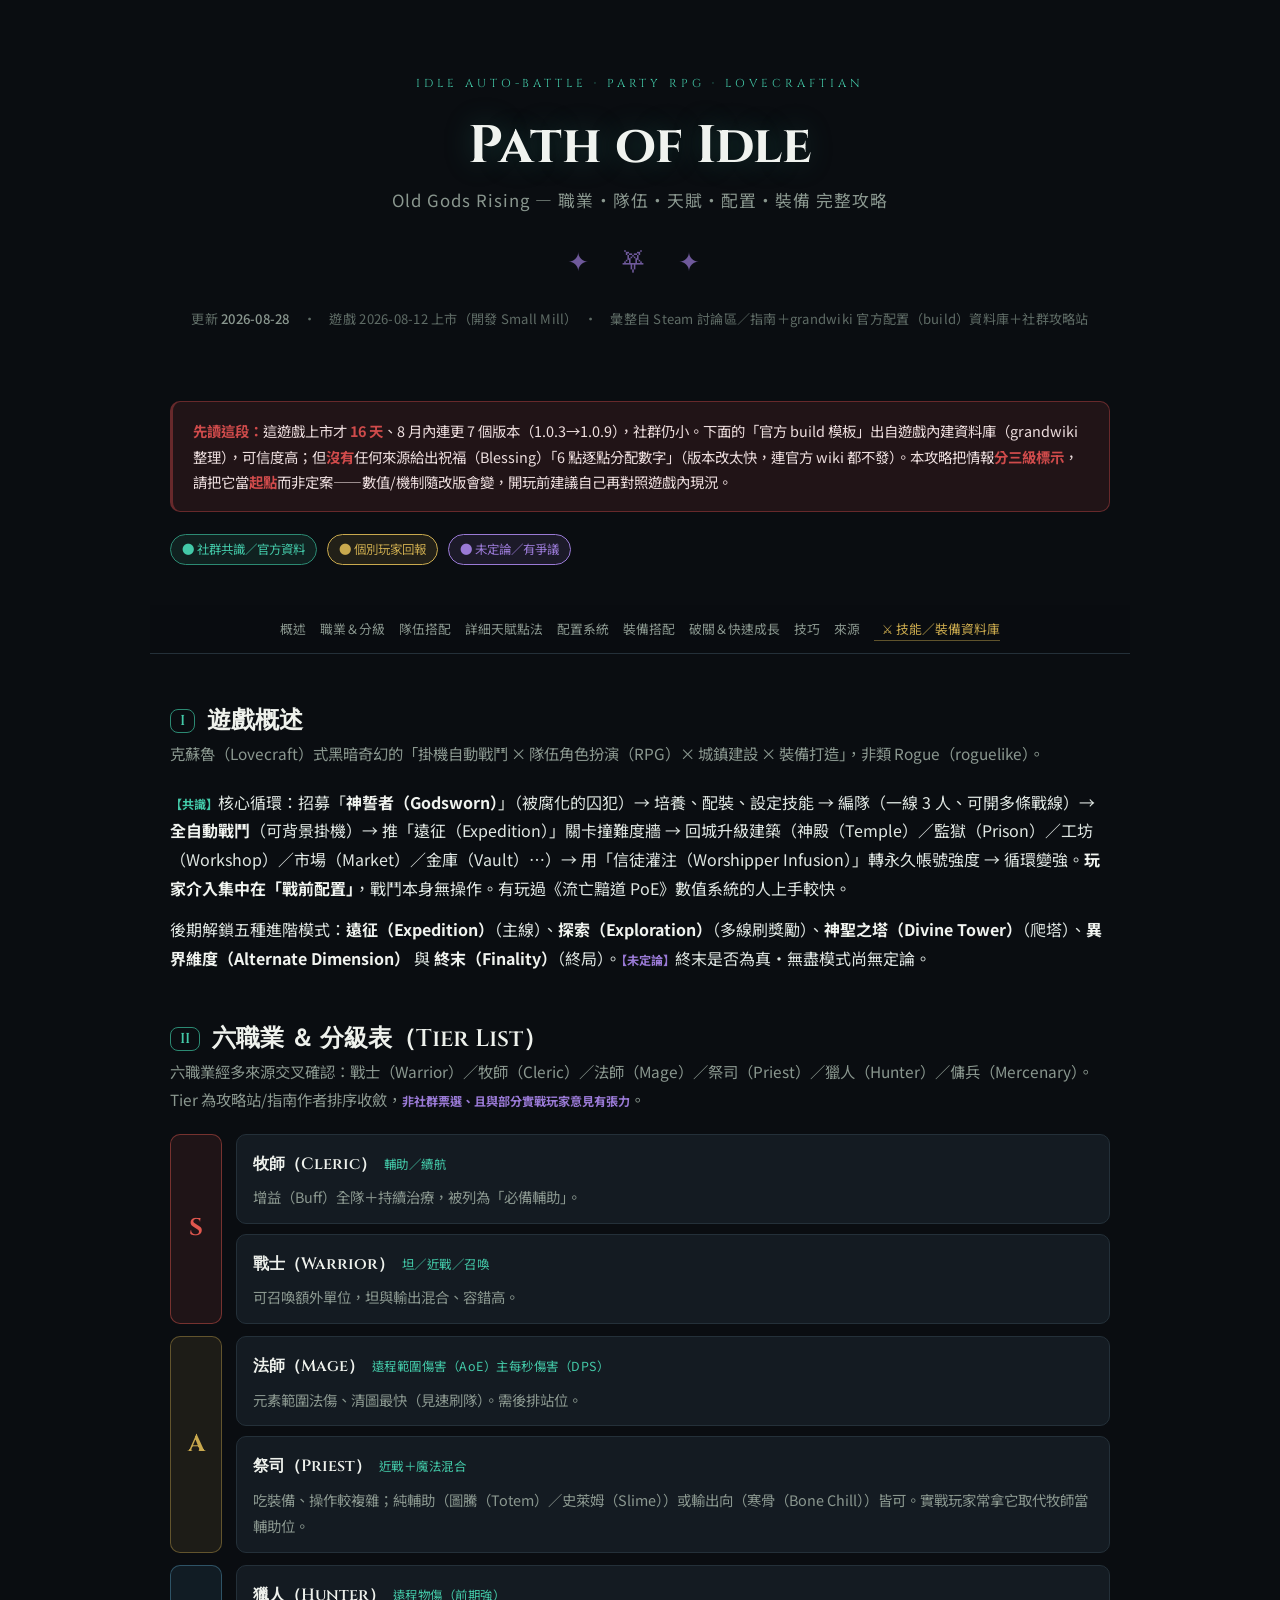
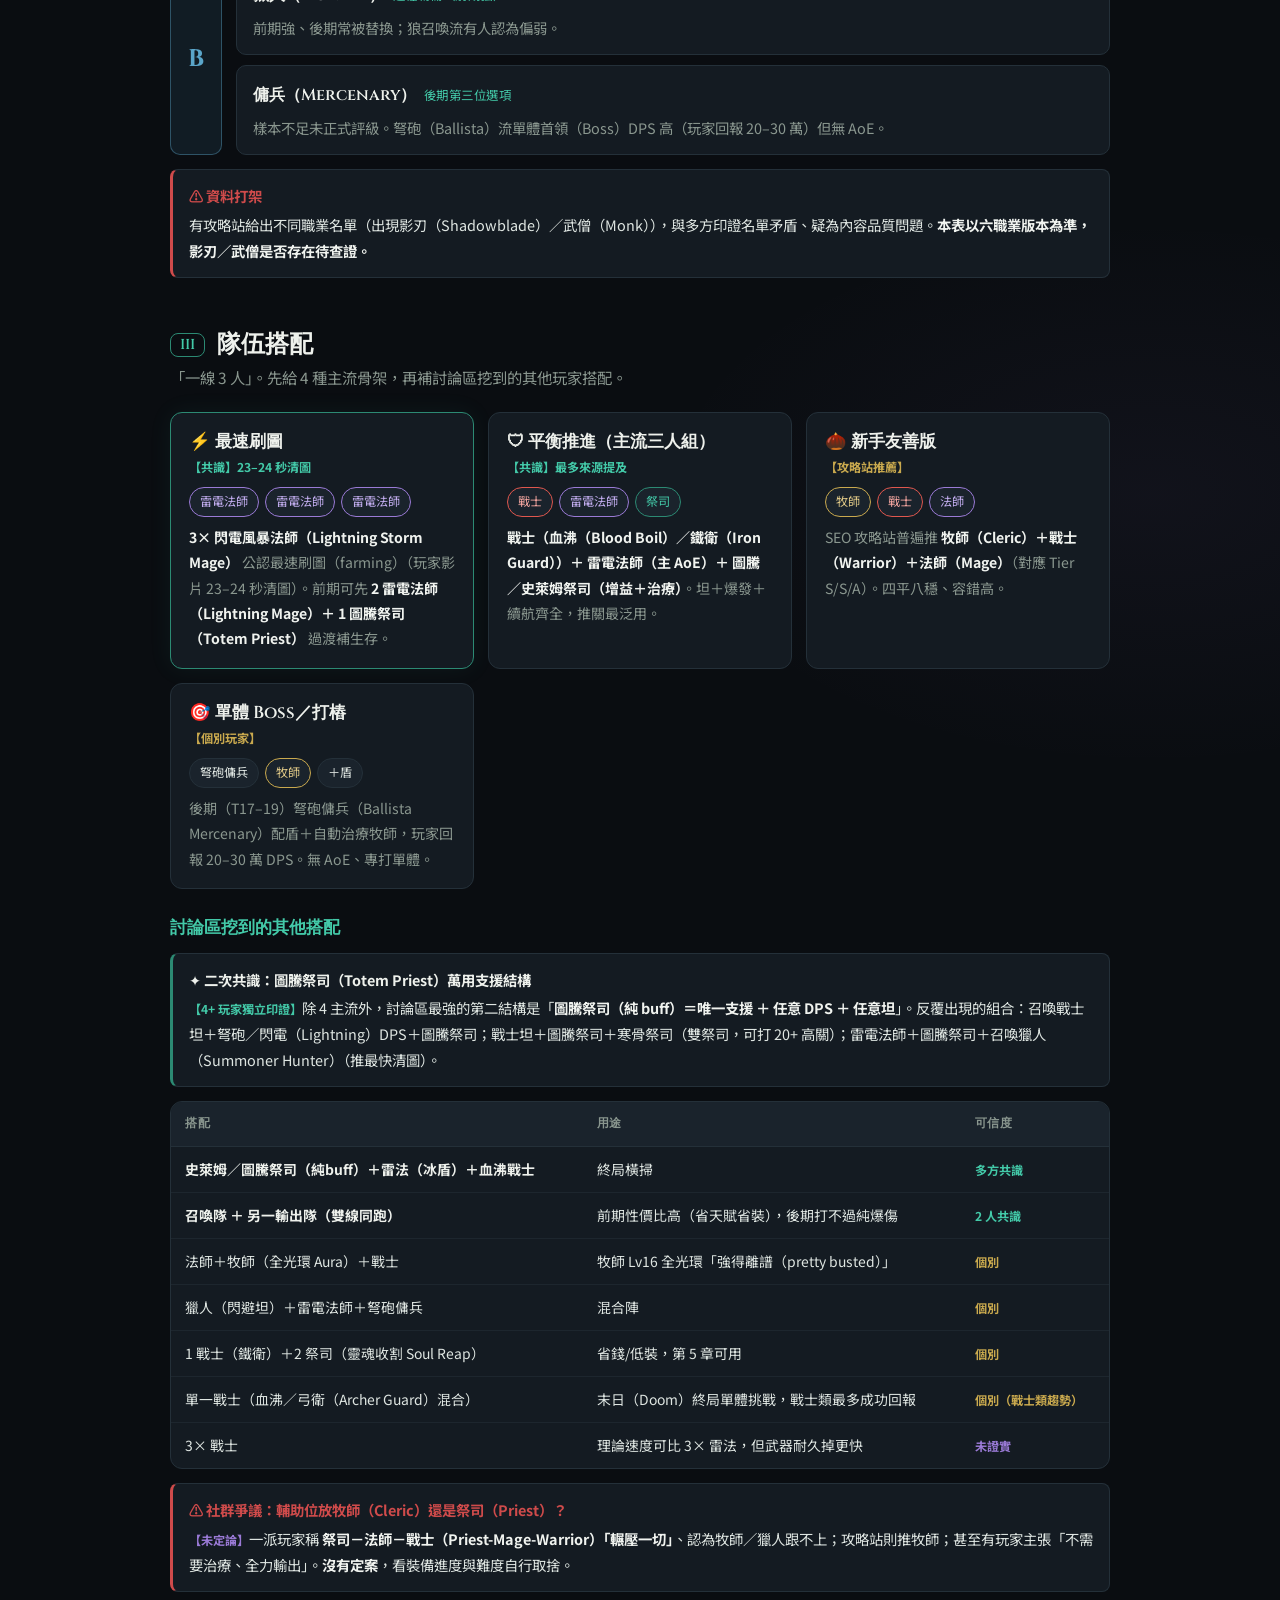
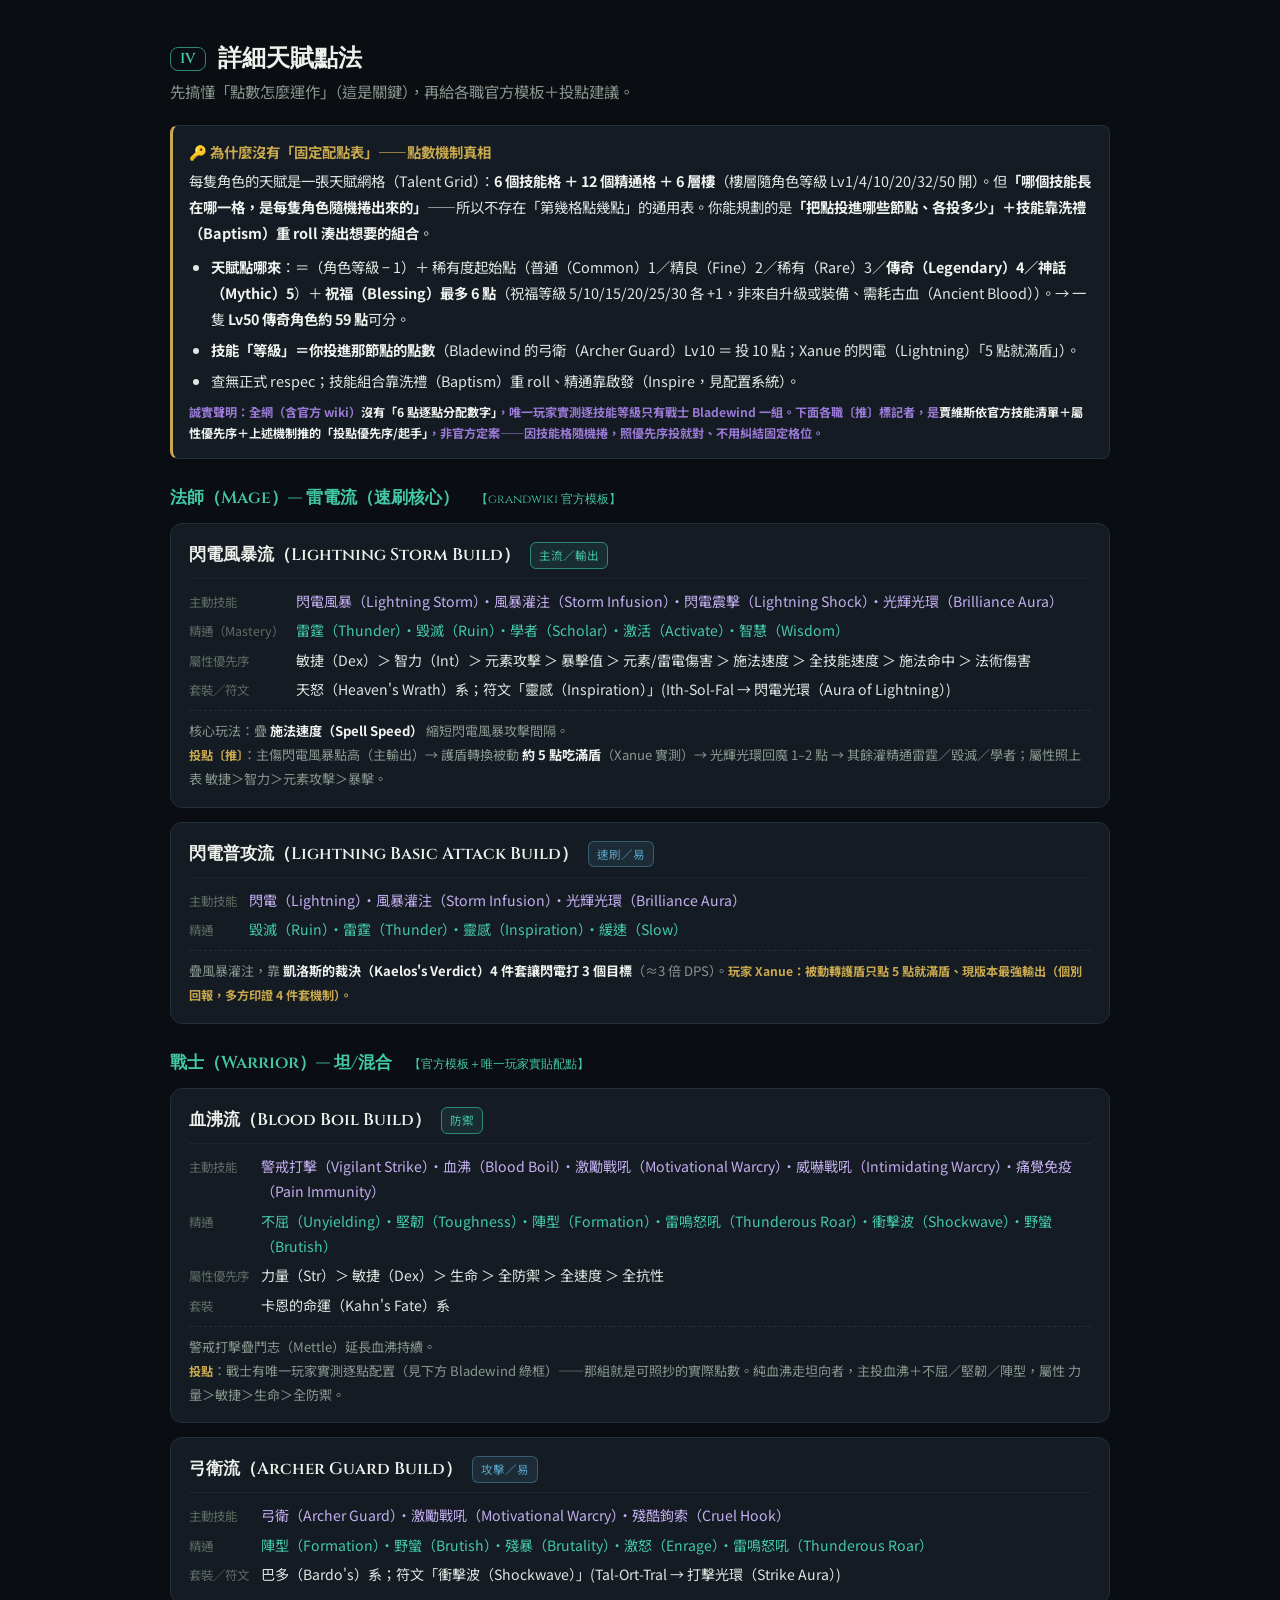
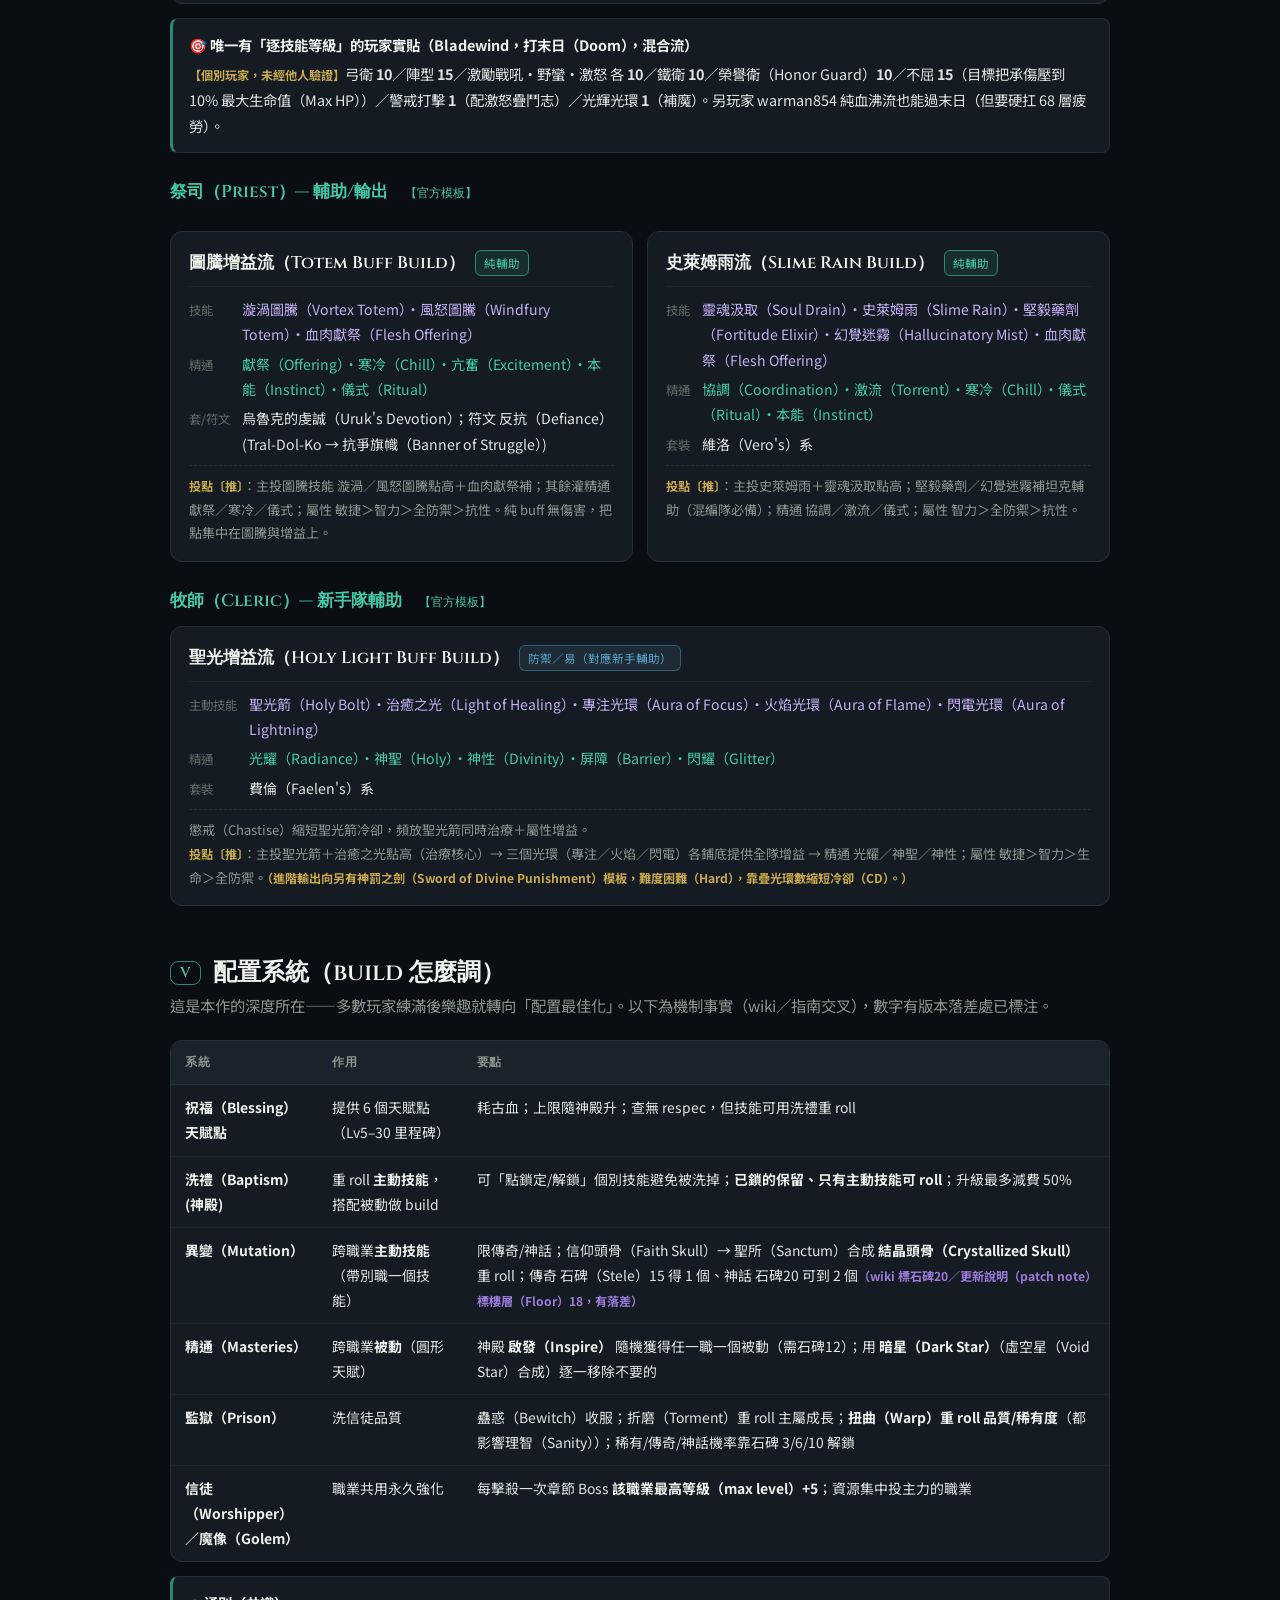
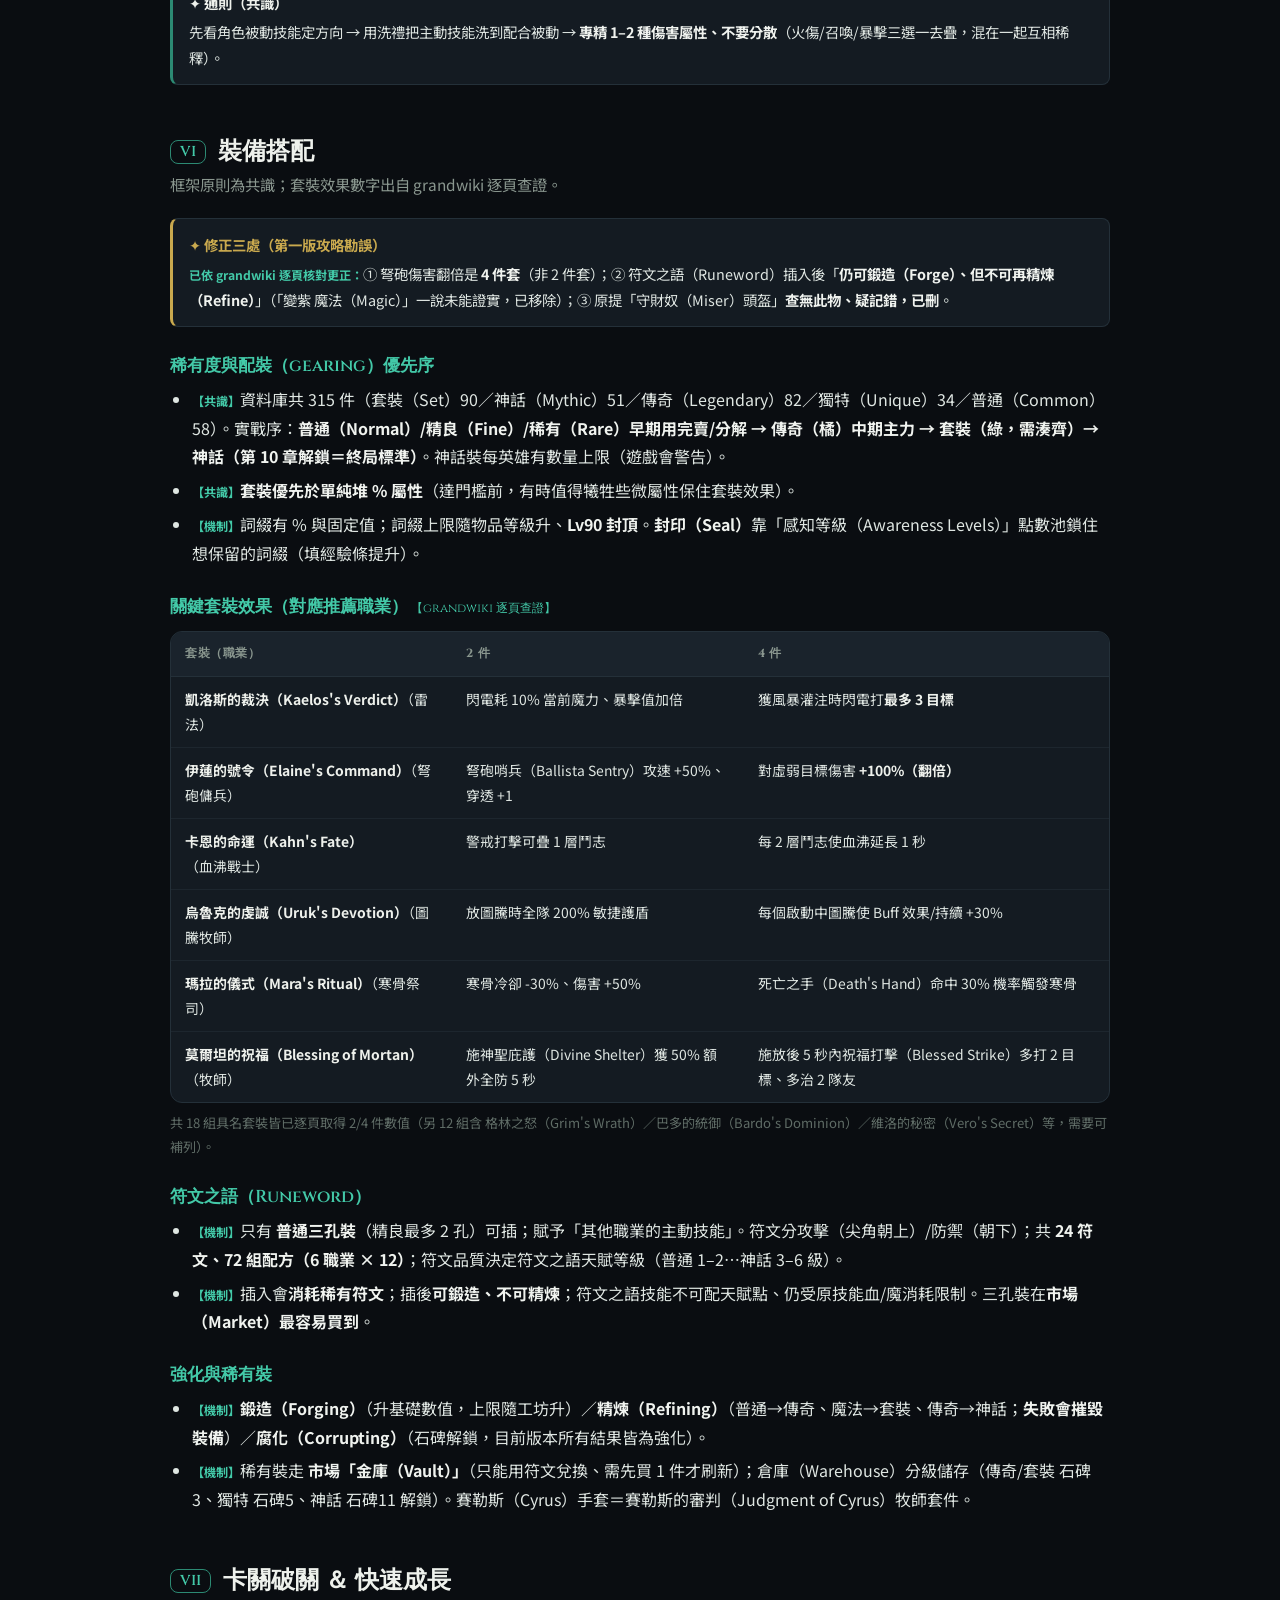
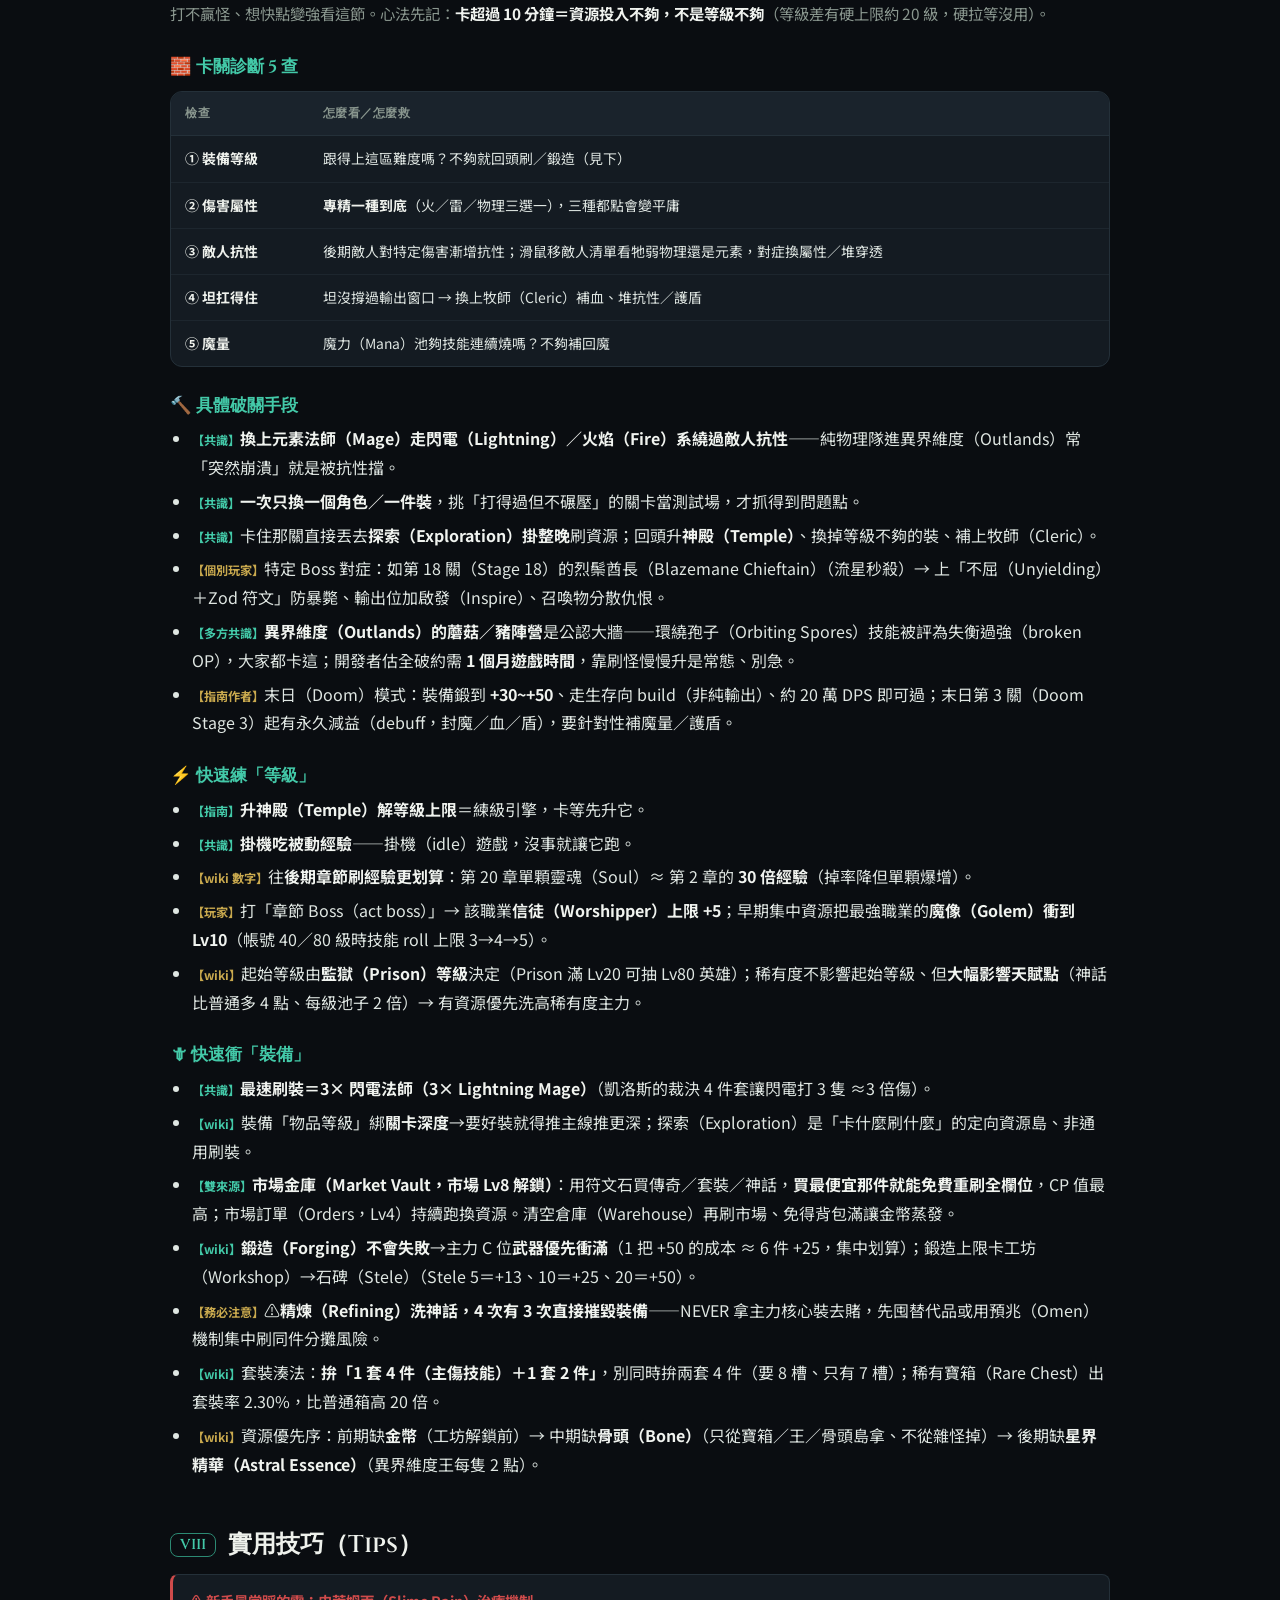
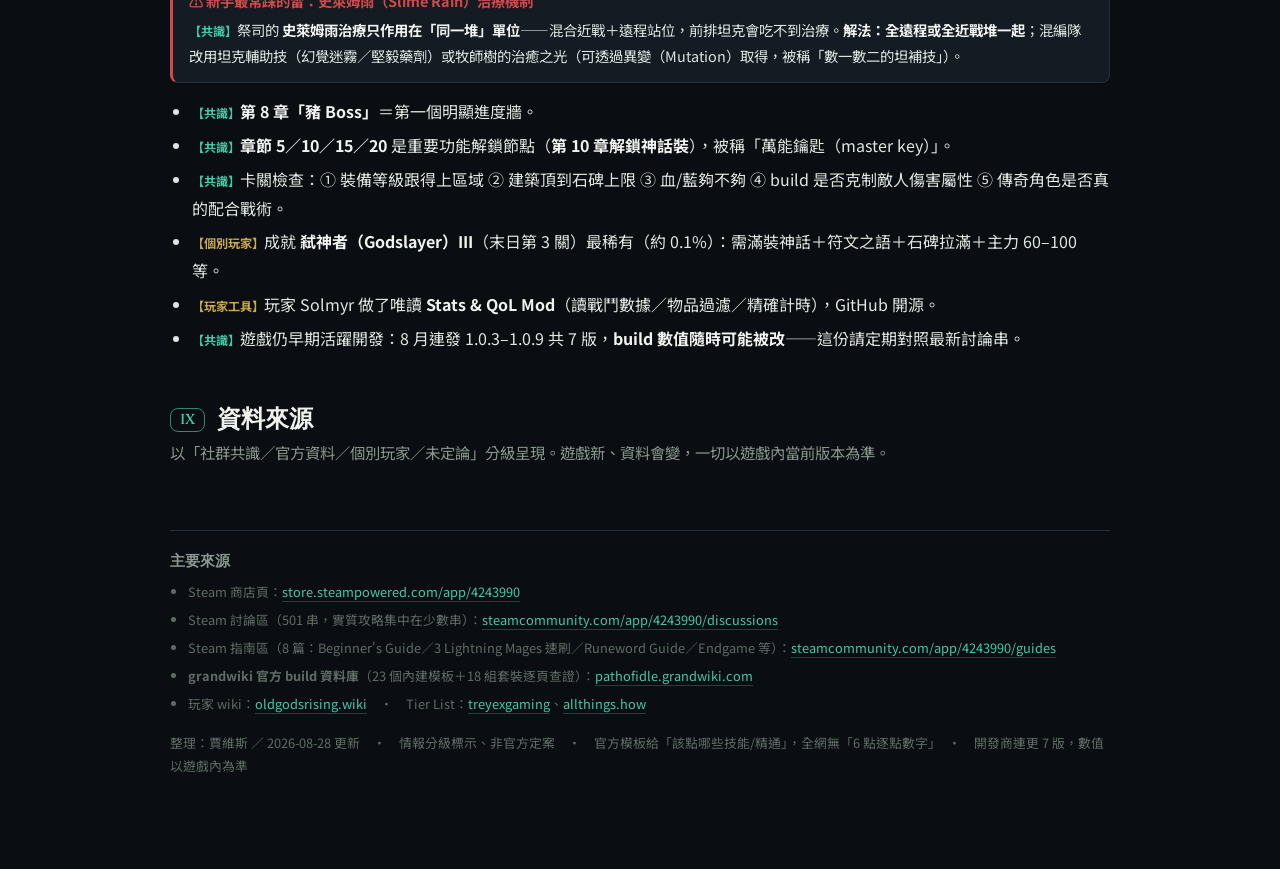
<file: index.html>
<!doctype html>
<html lang="zh-Hant">
<head>
<meta charset="utf-8">
<meta name="viewport" content="width=device-width, initial-scale=1">
<title>Path of Idle: Old Gods Rising 攻略</title>
<link rel="preconnect" href="https://fonts.googleapis.com">
<link rel="preconnect" href="https://fonts.gstatic.com" crossorigin>
<link href="https://fonts.googleapis.com/css2?family=Cinzel:wght@500;600;700&family=Noto+Sans+TC:wght@400;500;700&display=swap" rel="stylesheet">
<style>
:root{
  --void:#0a0d11; --void-2:#10151b; --panel:#141b22; --panel-2:#1a232c;
  --line:#243039; --line-soft:#1d262e;
  --ink:#dfe6e2; --muted:#8a978f; --faint:#5f6c66;
  --eldritch:#43c9a8; --eldritch-dim:#2c8a73; --eldritch-soft:rgba(67,201,168,.10);
  --amethyst:#9a7ad6; --amethyst-soft:rgba(154,122,214,.12);
  --blood:#cf4b4b; --blood-soft:rgba(207,75,75,.12);
  --gold:#c9a94e; --gold-soft:rgba(201,169,78,.12);
  --s-tier:#e0574e; --a-tier:#c9a94e; --b-tier:#5aa5c9;
}
*{box-sizing:border-box}
html{scroll-behavior:smooth}
body{margin:0;background:
    radial-gradient(1200px 600px at 50% -10%, rgba(67,201,168,.06), transparent 60%),
    radial-gradient(900px 500px at 90% 20%, rgba(154,122,214,.05), transparent 55%),
    var(--void);
  color:var(--ink);
  font-family:"Noto Sans TC","PingFang TC","Microsoft JhengHei",system-ui,sans-serif;
  line-height:1.8;-webkit-font-smoothing:antialiased;}
.wrap{max-width:980px;margin:0 auto;padding:0 20px 80px;}
a{color:var(--eldritch);text-decoration:none;border-bottom:1px solid rgba(67,201,168,.3);}
a:hover{color:#6fe0c4;}
h1,h2,h3,h4{font-family:"Cinzel",serif;line-height:1.25;text-wrap:balance;}
.num{font-variant-numeric:tabular-nums}

header.hero{text-align:center;padding:74px 16px 40px;position:relative;}
.eyebrow{font-family:"Cinzel",serif;letter-spacing:.34em;font-size:.72rem;color:var(--eldritch);
  text-transform:uppercase;margin-bottom:18px;}
h1{font-size:clamp(2rem,6vw,3.3rem);font-weight:700;margin:0 0 6px;color:#f0f3ef;
  text-shadow:0 0 30px rgba(67,201,168,.25);}
.hero .zh{font-size:1.05rem;color:var(--muted);letter-spacing:.06em;margin-top:2px;}
.hero .rune{font-size:1.6rem;color:var(--amethyst);letter-spacing:.5em;margin:22px 0 0;opacity:.7;}
.metaline{margin-top:24px;font-size:.82rem;color:var(--faint);letter-spacing:.02em;}
.metaline b{color:var(--muted);font-weight:500;}

.warn{background:var(--blood-soft);border:1px solid rgba(207,75,75,.4);border-left-width:3px;
  border-radius:10px;padding:16px 20px;margin:30px 0 8px;font-size:.9rem;color:#eddede;}
.warn b{color:var(--blood);}

.legend{display:flex;flex-wrap:wrap;gap:10px;margin:22px 0 6px;font-size:.78rem;}
.badge{display:inline-flex;align-items:center;gap:6px;padding:3px 11px;border-radius:999px;
  border:1px solid var(--line);white-space:nowrap;}
.badge.cons{background:var(--eldritch-soft);border-color:var(--eldritch-dim);color:var(--eldritch);}
.badge.solo{background:var(--gold-soft);border-color:var(--gold);color:var(--gold);}
.badge.open{background:var(--amethyst-soft);border-color:var(--amethyst);color:var(--amethyst);}

nav.toc{position:sticky;top:0;z-index:5;background:rgba(10,13,17,.85);backdrop-filter:blur(8px);
  border-bottom:1px solid var(--line);margin:40px -20px 0;padding:12px 20px;
  display:flex;flex-wrap:wrap;gap:6px 14px;justify-content:center;font-size:.8rem;}
nav.toc a{color:var(--muted);border:none;}
nav.toc a:hover{color:var(--eldritch);}

section{margin-top:52px;scroll-margin-top:60px;}
h2{font-size:1.5rem;font-weight:600;color:#eef1ec;margin:0 0 4px;
  display:flex;align-items:center;gap:12px;}
h2 .no{font-size:.9rem;color:var(--eldritch);border:1px solid var(--eldritch-dim);
  border-radius:8px;padding:2px 9px;font-family:"Cinzel",serif;}
.lead{color:var(--muted);font-size:.96rem;margin:2px 0 20px;}
h3{font-size:1.08rem;font-weight:600;color:var(--eldritch);margin:28px 0 8px;}
p{margin:0 0 12px;}
ul{margin:6px 0 14px;padding-left:22px;}
li{margin:5px 0;}
strong{color:#f0f3ef;font-weight:700;}
.tag-cons{color:var(--eldritch);font-size:.76rem;font-weight:700;}
.tag-solo{color:var(--gold);font-size:.76rem;font-weight:700;}
.tag-open{color:var(--amethyst);font-size:.76rem;font-weight:700;}

.tiergrid{display:grid;gap:12px;margin-top:16px;}
.tier-row{display:grid;grid-template-columns:52px 1fr;gap:14px;align-items:stretch;}
.tier-badge{display:flex;align-items:center;justify-content:center;font-family:"Cinzel",serif;
  font-size:1.5rem;font-weight:700;border-radius:10px;border:1px solid var(--line);}
.tier-S{color:var(--s-tier);background:rgba(224,87,78,.10);border-color:rgba(224,87,78,.45);}
.tier-A{color:var(--a-tier);background:rgba(201,169,78,.10);border-color:rgba(201,169,78,.4);}
.tier-B{color:var(--b-tier);background:rgba(90,165,201,.10);border-color:rgba(90,165,201,.4);}
.tier-cards{display:flex;flex-direction:column;gap:10px;}
.ccard{background:var(--panel);border:1px solid var(--line);border-radius:10px;padding:13px 16px;}
.ccard .cn{font-family:"Cinzel",serif;font-weight:600;color:#eef1ec;font-size:1.02rem;}
.ccard .role{font-size:.78rem;color:var(--eldritch);margin-left:8px;letter-spacing:.04em;}
.ccard p{margin:5px 0 0;font-size:.9rem;color:var(--muted);}

.grid2{display:grid;grid-template-columns:repeat(auto-fit,minmax(260px,1fr));gap:14px;margin-top:14px;}
.card{background:var(--panel);border:1px solid var(--line);border-radius:12px;padding:18px 18px 16px;}
.card.hl{border-color:var(--eldritch-dim);box-shadow:0 0 24px rgba(67,201,168,.07);}
.card h3{margin:0 0 4px;color:#eef1ec;}
.card .sub{font-size:.78rem;color:var(--faint);margin-bottom:8px;}
.card .team{display:flex;flex-wrap:wrap;gap:6px;margin:8px 0;}
.pill{font-size:.76rem;padding:3px 10px;border-radius:999px;background:var(--panel-2);
  border:1px solid var(--line);color:var(--ink);}
.pill.mage{border-color:var(--amethyst);color:#c3aef0;}
.pill.war{border-color:var(--s-tier);color:#f0a49e;}
.pill.priest{border-color:var(--eldritch-dim);color:var(--eldritch);}
.pill.cleric{border-color:var(--gold);color:#e0c987;}
.card p{font-size:.88rem;color:var(--muted);margin:6px 0 0;}

/* build template */
.build{background:var(--panel);border:1px solid var(--line);border-radius:12px;padding:16px 18px;margin-top:14px;}
.build .bhead{display:flex;flex-wrap:wrap;align-items:baseline;gap:10px;border-bottom:1px solid var(--line-soft);padding-bottom:8px;margin-bottom:10px;}
.build .bname{font-family:"Cinzel",serif;font-weight:600;color:#eef1ec;font-size:1.05rem;}
.build .bkind{font-size:.72rem;padding:2px 8px;border-radius:6px;background:var(--eldritch-soft);color:var(--eldritch);border:1px solid var(--eldritch-dim);}
.build .bkind.easy{background:rgba(90,165,201,.12);color:var(--b-tier);border-color:rgba(90,165,201,.4);}
.build .bkind.hard{background:var(--blood-soft);color:var(--blood);border-color:rgba(207,75,75,.4);}
.build dl{display:grid;grid-template-columns:auto 1fr;gap:4px 12px;margin:0;font-size:.88rem;}
.build dt{color:var(--faint);font-size:.78rem;white-space:nowrap;padding-top:2px;}
.build dd{margin:0;color:var(--ink);}
.build .sk{color:#c3aef0;} .build .ms{color:var(--eldritch);}
.build .note{font-size:.82rem;color:var(--muted);margin-top:8px;padding-top:8px;border-top:1px dashed var(--line);}

.tablecard{overflow-x:auto;border:1px solid var(--line);border-radius:12px;margin-top:14px;background:var(--panel);}
table{border-collapse:collapse;width:100%;min-width:560px;font-size:.87rem;}
thead th{background:var(--panel-2);color:var(--muted);text-align:left;padding:11px 14px;
  font-size:.74rem;letter-spacing:.05em;font-weight:700;border-bottom:1px solid var(--line);font-family:"Cinzel",serif;}
td{padding:10px 14px;border-bottom:1px solid var(--line-soft);vertical-align:top;}
tbody tr:last-child td{border-bottom:none;}
tbody tr:hover{background:var(--eldritch-soft);}
td b{color:#eef1ec;}

.tip{background:var(--panel);border:1px solid var(--line);border-left:3px solid var(--eldritch-dim);
  border-radius:8px;padding:13px 16px;margin:14px 0;font-size:.9rem;}
.tip.trap{border-left-color:var(--blood);}
.tip.fix{border-left-color:var(--gold);}
.tip .t{font-weight:700;color:#eef1ec;display:block;margin-bottom:3px;}
.tip.trap .t{color:var(--blood);} .tip.fix .t{color:var(--gold);}

footer{margin-top:64px;padding-top:22px;border-top:1px solid var(--line);color:var(--faint);font-size:.8rem;}
footer h3{color:var(--muted);font-size:.92rem;margin:0 0 8px;}
footer ul{padding-left:18px;}
footer a{word-break:break-all;}
@media(max-width:560px){header.hero{padding:52px 8px 30px} .tier-row{grid-template-columns:44px 1fr} .build dl{grid-template-columns:1fr} .build dt{padding-top:8px}}
</style>
</head>
<body>
<div class="wrap">

<header class="hero">
  <div class="eyebrow">Idle Auto-Battle · Party RPG · Lovecraftian</div>
  <h1>Path of Idle</h1>
  <div class="zh">Old Gods Rising — 職業・隊伍・天賦・配置・裝備 完整攻略</div>
  <div class="rune">✦ ⛧ ✦</div>
  <div class="metaline">更新 <b>2026-08-28</b>　·　遊戲 2026-08-12 上市（開發 Small Mill）　·　彙整自 Steam 討論區／指南＋grandwiki 官方配置（build）資料庫＋社群攻略站</div>
</header>

<div class="warn">
  <b>先讀這段：</b>這遊戲上市才 <b>16 天</b>、8 月內連更 7 個版本（1.0.3→1.0.9），社群仍小。下面的「官方 build 模板」出自遊戲內建資料庫（grandwiki 整理），可信度高；但<b>沒有</b>任何來源給出祝福（Blessing）「6 點逐點分配數字」（版本改太快，連官方 wiki 都不發）。本攻略把情報<b>分三級標示</b>，請把它當<b>起點</b>而非定案——數值/機制隨改版會變，開玩前建議自己再對照遊戲內現況。
</div>

<div class="legend">
  <span class="badge cons">● 社群共識／官方資料</span>
  <span class="badge solo">● 個別玩家回報</span>
  <span class="badge open">● 未定論／有爭議</span>
</div>

<nav class="toc">
  <a href="#s1">概述</a>
  <a href="#s2">職業＆分級</a>
  <a href="#s3">隊伍搭配</a>
  <a href="#s4">詳細天賦點法</a>
  <a href="#s5">配置系統</a>
  <a href="#s6">裝備搭配</a>
  <a href="#s7">破關＆快速成長</a>
  <a href="#s8">技巧</a>
  <a href="#s9">來源</a>
  <a href="db/" style="color:var(--gold);border-bottom:1px solid rgba(201,169,78,.45);padding-left:8px">⚔ 技能／裝備資料庫</a>
</nav>

<section id="s1">
  <h2><span class="no">I</span>遊戲概述</h2>
  <p class="lead">克蘇魯（Lovecraft）式黑暗奇幻的「掛機自動戰鬥 × 隊伍角色扮演（RPG）× 城鎮建設 × 裝備打造」，非類 Rogue（roguelike）。</p>
  <p><span class="tag-cons">【共識】</span>核心循環：招募「<strong>神誓者（Godsworn）</strong>」（被腐化的囚犯）→ 培養、配裝、設定技能 → 編隊（一線 3 人、可開多條戰線）→ <strong>全自動戰鬥</strong>（可背景掛機）→ 推「遠征（Expedition）」關卡撞難度牆 → 回城升級建築（神殿（Temple）／監獄（Prison）／工坊（Workshop）／市場（Market）／金庫（Vault）…）→ 用「信徒灌注（Worshipper Infusion）」轉永久帳號強度 → 循環變強。<strong>玩家介入集中在「戰前配置」</strong>，戰鬥本身無操作。有玩過《流亡黯道 PoE》數值系統的人上手較快。</p>
  <p>後期解鎖五種進階模式：<strong>遠征（Expedition）</strong>（主線）、<strong>探索（Exploration）</strong>（多線刷獎勵）、<strong>神聖之塔（Divine Tower）</strong>（爬塔）、<strong>異界維度（Alternate Dimension）</strong> 與 <strong>終末（Finality）</strong>（終局）。<span class="tag-open">【未定論】</span>終末是否為真・無盡模式尚無定論。</p>
</section>

<section id="s2">
  <h2><span class="no">II</span>六職業 ＆ 分級表（Tier List）</h2>
  <p class="lead">六職業經多來源交叉確認：戰士（Warrior）／牧師（Cleric）／法師（Mage）／祭司（Priest）／獵人（Hunter）／傭兵（Mercenary）。Tier 為攻略站/指南作者排序收斂，<span class="tag-open">非社群票選、且與部分實戰玩家意見有張力</span>。</p>
  <div class="tiergrid">
    <div class="tier-row"><div class="tier-badge tier-S">S</div><div class="tier-cards">
      <div class="ccard"><span class="cn">牧師（Cleric）</span><span class="role">輔助／續航</span><p>增益（Buff）全隊＋持續治療，被列為「必備輔助」。</p></div>
      <div class="ccard"><span class="cn">戰士（Warrior）</span><span class="role">坦／近戰／召喚</span><p>可召喚額外單位，坦與輸出混合、容錯高。</p></div>
    </div></div>
    <div class="tier-row"><div class="tier-badge tier-A">A</div><div class="tier-cards">
      <div class="ccard"><span class="cn">法師（Mage）</span><span class="role">遠程範圍傷害（AoE）主每秒傷害（DPS）</span><p>元素範圍法傷、清圖最快（見速刷隊）。需後排站位。</p></div>
      <div class="ccard"><span class="cn">祭司（Priest）</span><span class="role">近戰＋魔法混合</span><p>吃裝備、操作較複雜；純輔助（圖騰（Totem）／史萊姆（Slime））或輸出向（寒骨（Bone Chill））皆可。實戰玩家常拿它取代牧師當輔助位。</p></div>
    </div></div>
    <div class="tier-row"><div class="tier-badge tier-B">B</div><div class="tier-cards">
      <div class="ccard"><span class="cn">獵人（Hunter）</span><span class="role">遠程物傷（前期強）</span><p>前期強、後期常被替換；狼召喚流有人認為偏弱。</p></div>
      <div class="ccard"><span class="cn">傭兵（Mercenary）</span><span class="role">後期第三位選項</span><p>樣本不足未正式評級。弩砲（Ballista）流單體首領（Boss）DPS 高（玩家回報 20–30 萬）但無 AoE。</p></div>
    </div></div>
  </div>
  <div class="tip trap"><span class="t">⚠ 資料打架</span>有攻略站給出不同職業名單（出現影刃（Shadowblade）／武僧（Monk）），與多方印證名單矛盾、疑為內容品質問題。<strong>本表以六職業版本為準，影刃／武僧是否存在待查證。</strong></div>
</section>

<section id="s3">
  <h2><span class="no">III</span>隊伍搭配</h2>
  <p class="lead">「一線 3 人」。先給 4 種主流骨架，再補討論區挖到的其他玩家搭配。</p>
  <div class="grid2">
    <div class="card hl">
      <h3>⚡ 最速刷圖</h3><div class="sub"><span class="tag-cons">【共識】23–24 秒清圖</span></div>
      <div class="team"><span class="pill mage">雷電法師</span><span class="pill mage">雷電法師</span><span class="pill mage">雷電法師</span></div>
      <p><strong>3× 閃電風暴法師（Lightning Storm Mage）</strong> 公認最速刷圖（farming）（玩家影片 23–24 秒清圖）。前期可先 <strong>2 雷電法師（Lightning Mage）＋ 1 圖騰祭司（Totem Priest）</strong> 過渡補生存。</p>
    </div>
    <div class="card">
      <h3>🛡 平衡推進（主流三人組）</h3><div class="sub"><span class="tag-cons">【共識】最多來源提及</span></div>
      <div class="team"><span class="pill war">戰士</span><span class="pill mage">雷電法師</span><span class="pill priest">祭司</span></div>
      <p><strong>戰士（血沸（Blood Boil）／鐵衛（Iron Guard））＋ 雷電法師（主 AoE）＋ 圖騰／史萊姆祭司（增益＋治療）</strong>。坦＋爆發＋續航齊全，推關最泛用。</p>
    </div>
    <div class="card">
      <h3>🌰 新手友善版</h3><div class="sub"><span class="tag-solo">【攻略站推薦】</span></div>
      <div class="team"><span class="pill cleric">牧師</span><span class="pill war">戰士</span><span class="pill mage">法師</span></div>
      <p>SEO 攻略站普遍推 <strong>牧師（Cleric）＋戰士（Warrior）＋法師（Mage）</strong>（對應 Tier S/S/A）。四平八穩、容錯高。</p>
    </div>
    <div class="card">
      <h3>🎯 單體 Boss／打樁</h3><div class="sub"><span class="tag-solo">【個別玩家】</span></div>
      <div class="team"><span class="pill">弩砲傭兵</span><span class="pill cleric">牧師</span><span class="pill">＋盾</span></div>
      <p>後期（T17–19）弩砲傭兵（Ballista Mercenary）配盾＋自動治療牧師，玩家回報 20–30 萬 DPS。無 AoE、專打單體。</p>
    </div>
  </div>

  <h3>討論區挖到的其他搭配</h3>
  <div class="tip"><span class="t">✦ 二次共識：圖騰祭司（Totem Priest）萬用支援結構</span><span class="tag-cons">【4+ 玩家獨立印證】</span>除 4 主流外，討論區最強的第二結構是「<strong>圖騰祭司（純 buff）＝唯一支援 ＋ 任意 DPS ＋ 任意坦</strong>」。反覆出現的組合：召喚戰士坦＋弩砲／閃電（Lightning）DPS＋圖騰祭司；戰士坦＋圖騰祭司＋寒骨祭司（雙祭司，可打 20+ 高關）；雷電法師＋圖騰祭司＋召喚獵人（Summoner Hunter）（推最快清圖）。</div>
  <div class="tablecard">
  <table>
    <thead><tr><th>搭配</th><th>用途</th><th>可信度</th></tr></thead>
    <tbody>
      <tr><td><b>史萊姆／圖騰祭司（純buff）＋雷法（冰盾）＋血沸戰士</b></td><td>終局橫掃</td><td><span class="tag-cons">多方共識</span></td></tr>
      <tr><td><b>召喚隊 ＋ 另一輸出隊（雙線同跑）</b></td><td>前期性價比高（省天賦省裝），後期打不過純爆傷</td><td><span class="tag-cons">2 人共識</span></td></tr>
      <tr><td>法師＋牧師（全光環 Aura）＋戰士</td><td>牧師 Lv16 全光環「強得離譜（pretty busted）」</td><td><span class="tag-solo">個別</span></td></tr>
      <tr><td>獵人（閃避坦）＋雷電法師＋弩砲傭兵</td><td>混合陣</td><td><span class="tag-solo">個別</span></td></tr>
      <tr><td>1 戰士（鐵衛）＋2 祭司（靈魂收割 Soul Reap）</td><td>省錢/低裝，第 5 章可用</td><td><span class="tag-solo">個別</span></td></tr>
      <tr><td>單一戰士（血沸／弓衛（Archer Guard）混合）</td><td>末日（Doom）終局單體挑戰，戰士類最多成功回報</td><td><span class="tag-solo">個別（戰士類趨勢）</span></td></tr>
      <tr><td>3× 戰士</td><td>理論速度可比 3× 雷法，但武器耐久掉更快</td><td><span class="tag-open">未證實</span></td></tr>
    </tbody>
  </table>
  </div>
  <div class="tip trap"><span class="t">⚠ 社群爭議：輔助位放牧師（Cleric）還是祭司（Priest）？</span><span class="tag-open">【未定論】</span>一派玩家稱 <strong>祭司－法師－戰士（Priest-Mage-Warrior）「輾壓一切」</strong>、認為牧師／獵人跟不上；攻略站則推牧師；甚至有玩家主張「不需要治療、全力輸出」。<strong>沒有定案</strong>，看裝備進度與難度自行取捨。</div>
</section>

<section id="s4">
  <h2><span class="no">IV</span>詳細天賦點法</h2>
  <p class="lead">先搞懂「點數怎麼運作」（這是關鍵），再給各職官方模板＋投點建議。</p>
  <div class="tip fix"><span class="t">🔑 為什麼沒有「固定配點表」——點數機制真相</span>
  每隻角色的天賦是一張天賦網格（Talent Grid）：<strong>6 個技能格 ＋ 12 個精通格 ＋ 6 層樓</strong>（樓層隨角色等級 Lv1/4/10/20/32/50 開）。但<strong>「哪個技能長在哪一格，是每隻角色隨機捲出來的」</strong>——所以不存在「第幾格點幾點」的通用表。你能規劃的是<strong>「把點投進哪些節點、各投多少」＋技能靠洗禮（Baptism）重 roll 湊出想要的組合</strong>。
  <ul style="margin:8px 0 0">
    <li><strong>天賦點哪來</strong>：＝（角色等級 − 1）＋ 稀有度起始點（普通（Common）1／精良（Fine）2／稀有（Rare）3／<strong>傳奇（Legendary）4／神話（Mythic）5</strong>）＋ <strong>祝福（Blessing）最多 6 點</strong>（祝福等級 5/10/15/20/25/30 各 +1，非來自升級或裝備、需耗古血（Ancient Blood））。→ 一隻 <strong>Lv50 傳奇角色約 59 點</strong>可分。</li>
    <li><strong>技能「等級」＝你投進那節點的點數</strong>（Bladewind 的弓衛（Archer Guard）Lv10 ＝ 投 10 點；Xanue 的閃電（Lightning）「5 點就滿盾」）。</li>
    <li>查無正式 respec；技能組合靠洗禮（Baptism）重 roll、精通靠啟發（Inspire，見配置系統）。</li>
  </ul>
  <span class="tag-open" style="display:block;margin-top:8px">誠實聲明：全網（含官方 wiki）<strong>沒有「6 點逐點分配數字」</strong>，唯一玩家實測逐技能等級只有戰士 Bladewind 一組。下面各職〔推〕標記者，是<strong>賈維斯依官方技能清單＋屬性優先序＋上述機制推的「投點優先序/起手」</strong>，非官方定案——因技能格隨機捲，照優先序投就對、不用糾結固定格位。</span></div>

  <h3>法師（Mage）— 雷電流（速刷核心）　<span class="tag-cons" style="font-weight:400">【grandwiki 官方模板】</span></h3>
  <div class="build">
    <div class="bhead"><span class="bname">閃電風暴流（Lightning Storm Build）</span><span class="bkind">主流／輸出</span></div>
    <dl>
      <dt>主動技能</dt><dd class="sk">閃電風暴（Lightning Storm）・風暴灌注（Storm Infusion）・閃電震擊（Lightning Shock）・光輝光環（Brilliance Aura）</dd>
      <dt>精通（Mastery）</dt><dd class="ms">雷霆（Thunder）・毀滅（Ruin）・學者（Scholar）・激活（Activate）・智慧（Wisdom）</dd>
      <dt>屬性優先序</dt><dd>敏捷（Dex）＞ 智力（Int）＞ 元素攻擊 ＞ 暴擊值 ＞ 元素/雷電傷害 ＞ 施法速度 ＞ 全技能速度 ＞ 施法命中 ＞ 法術傷害</dd>
      <dt>套裝／符文</dt><dd>天怒（Heaven's Wrath）系；符文「靈感（Inspiration）」(Ith-Sol-Fal → 閃電光環（Aura of Lightning）)</dd>
    </dl>
    <div class="note">核心玩法：疊 <strong>施法速度（Spell Speed）</strong> 縮短閃電風暴攻擊間隔。<br><span class="tag-solo">投點〔推〕</span>：主傷閃電風暴點高（主輸出）→ 護盾轉換被動 <strong>約 5 點吃滿盾</strong>（Xanue 實測）→ 光輝光環回魔 1–2 點 → 其餘灌精通雷霆／毀滅／學者；屬性照上表 敏捷＞智力＞元素攻擊＞暴擊。</div>
  </div>
  <div class="build">
    <div class="bhead"><span class="bname">閃電普攻流（Lightning Basic Attack Build）</span><span class="bkind easy">速刷／易</span></div>
    <dl>
      <dt>主動技能</dt><dd class="sk">閃電（Lightning）・風暴灌注（Storm Infusion）・光輝光環（Brilliance Aura）</dd>
      <dt>精通</dt><dd class="ms">毀滅（Ruin）・雷霆（Thunder）・靈感（Inspiration）・緩速（Slow）</dd>
    </dl>
    <div class="note">疊風暴灌注，靠 <strong>凱洛斯的裁決（Kaelos's Verdict）4 件套讓閃電打 3 個目標</strong>（≈3 倍 DPS）。<span class="tag-solo">玩家 Xanue：被動轉護盾只點 5 點就滿盾、現版本最強輸出（個別回報，多方印證 4 件套機制）。</span></div>
  </div>

  <h3>戰士（Warrior）— 坦/混合　<span class="tag-cons" style="font-weight:400">【官方模板＋唯一玩家實貼配點】</span></h3>
  <div class="build">
    <div class="bhead"><span class="bname">血沸流（Blood Boil Build）</span><span class="bkind">防禦</span></div>
    <dl>
      <dt>主動技能</dt><dd class="sk">警戒打擊（Vigilant Strike）・血沸（Blood Boil）・激勵戰吼（Motivational Warcry）・威嚇戰吼（Intimidating Warcry）・痛覺免疫（Pain Immunity）</dd>
      <dt>精通</dt><dd class="ms">不屈（Unyielding）・堅韌（Toughness）・陣型（Formation）・雷鳴怒吼（Thunderous Roar）・衝擊波（Shockwave）・野蠻（Brutish）</dd>
      <dt>屬性優先序</dt><dd>力量（Str）＞ 敏捷（Dex）＞ 生命 ＞ 全防禦 ＞ 全速度 ＞ 全抗性</dd>
      <dt>套裝</dt><dd>卡恩的命運（Kahn's Fate）系</dd>
    </dl>
    <div class="note">警戒打擊疊鬥志（Mettle）延長血沸持續。<br><span class="tag-solo">投點</span>：戰士有唯一玩家實測逐點配置（見下方 Bladewind 綠框）——那組就是可照抄的實際點數。純血沸走坦向者，主投血沸＋不屈／堅韌／陣型，屬性 力量＞敏捷＞生命＞全防禦。</div>
  </div>
  <div class="build">
    <div class="bhead"><span class="bname">弓衛流（Archer Guard Build）</span><span class="bkind easy">攻擊／易</span></div>
    <dl>
      <dt>主動技能</dt><dd class="sk">弓衛（Archer Guard）・激勵戰吼（Motivational Warcry）・殘酷鉤索（Cruel Hook）</dd>
      <dt>精通</dt><dd class="ms">陣型（Formation）・野蠻（Brutish）・殘暴（Brutality）・激怒（Enrage）・雷鳴怒吼（Thunderous Roar）</dd>
      <dt>套裝／符文</dt><dd>巴多（Bardo's）系；符文「衝擊波（Shockwave）」(Tal-Ort-Tral → 打擊光環（Strike Aura）)</dd>
    </dl>
  </div>
  <div class="tip"><span class="t">🎯 唯一有「逐技能等級」的玩家實貼（Bladewind，打末日（Doom），混合流）</span><span class="tag-solo">【個別玩家，未經他人驗證】</span>弓衛 <b>10</b>／陣型 <b>15</b>／激勵戰吼・野蠻・激怒 各 <b>10</b>／鐵衛 <b>10</b>／榮譽衛（Honor Guard）<b>10</b>／不屈 <b>15</b>（目標把承傷壓到 10% 最大生命值（Max HP））／警戒打擊 <b>1</b>（配激怒疊鬥志）／光輝光環 <b>1</b>（補魔）。另玩家 warman854 純血沸流也能過末日（但要硬扛 68 層疲勞）。</div>

  <h3>祭司（Priest）— 輔助/輸出　<span class="tag-cons" style="font-weight:400">【官方模板】</span></h3>
  <div class="grid2">
    <div class="build">
      <div class="bhead"><span class="bname">圖騰增益流（Totem Buff Build）</span><span class="bkind">純輔助</span></div>
      <dl>
        <dt>技能</dt><dd class="sk">漩渦圖騰（Vortex Totem）・風怒圖騰（Windfury Totem）・血肉獻祭（Flesh Offering）</dd>
        <dt>精通</dt><dd class="ms">獻祭（Offering）・寒冷（Chill）・亢奮（Excitement）・本能（Instinct）・儀式（Ritual）</dd>
        <dt>套/符文</dt><dd>烏魯克的虔誠（Uruk's Devotion）；符文 反抗（Defiance）(Tral-Dol-Ko → 抗爭旗幟（Banner of Struggle）)</dd>
      </dl>
      <div class="note"><span class="tag-solo">投點〔推〕</span>：主投圖騰技能 漩渦／風怒圖騰點高＋血肉獻祭補；其餘灌精通 獻祭／寒冷／儀式；屬性 敏捷＞智力＞全防禦＞抗性。純 buff 無傷害，把點集中在圖騰與增益上。</div>
    </div>
    <div class="build">
      <div class="bhead"><span class="bname">史萊姆雨流（Slime Rain Build）</span><span class="bkind">純輔助</span></div>
      <dl>
        <dt>技能</dt><dd class="sk">靈魂汲取（Soul Drain）・史萊姆雨（Slime Rain）・堅毅藥劑（Fortitude Elixir）・幻覺迷霧（Hallucinatory Mist）・血肉獻祭（Flesh Offering）</dd>
        <dt>精通</dt><dd class="ms">協調（Coordination）・激流（Torrent）・寒冷（Chill）・儀式（Ritual）・本能（Instinct）</dd>
        <dt>套裝</dt><dd>維洛（Vero's）系</dd>
      </dl>
      <div class="note"><span class="tag-solo">投點〔推〕</span>：主投史萊姆雨＋靈魂汲取點高；堅毅藥劑／幻覺迷霧補坦克輔助（混編隊必備）；精通 協調／激流／儀式；屬性 智力＞全防禦＞抗性。</div>
    </div>
  </div>

  <h3>牧師（Cleric）— 新手隊輔助　<span class="tag-cons" style="font-weight:400">【官方模板】</span></h3>
  <div class="build">
    <div class="bhead"><span class="bname">聖光增益流（Holy Light Buff Build）</span><span class="bkind easy">防禦／易（對應新手輔助）</span></div>
    <dl>
      <dt>主動技能</dt><dd class="sk">聖光箭（Holy Bolt）・治癒之光（Light of Healing）・專注光環（Aura of Focus）・火焰光環（Aura of Flame）・閃電光環（Aura of Lightning）</dd>
      <dt>精通</dt><dd class="ms">光耀（Radiance）・神聖（Holy）・神性（Divinity）・屏障（Barrier）・閃耀（Glitter）</dd>
      <dt>套裝</dt><dd>費倫（Faelen's）系</dd>
    </dl>
    <div class="note">懲戒（Chastise）縮短聖光箭冷卻，頻放聖光箭同時治療＋屬性增益。<br><span class="tag-solo">投點〔推〕</span>：主投聖光箭＋治癒之光點高（治療核心）→ 三個光環（專注／火焰／閃電）各鋪底提供全隊增益 → 精通 光耀／神聖／神性；屬性 敏捷＞智力＞生命＞全防禦。<span class="tag-solo">（進階輸出向另有神罰之劍（Sword of Divine Punishment）模板，難度困難（Hard），靠疊光環數縮短冷卻（CD）。）</span></div>
  </div>
</section>

<section id="s5">
  <h2><span class="no">V</span>配置系統（build 怎麼調）</h2>
  <p class="lead">這是本作的深度所在——多數玩家練滿後樂趣就轉向「配置最佳化」。以下為機制事實（wiki／指南交叉），數字有版本落差處已標注。</p>
  <div class="tablecard">
  <table>
    <thead><tr><th>系統</th><th>作用</th><th>要點</th></tr></thead>
    <tbody>
      <tr><td><b>祝福（Blessing）<br>天賦點</b></td><td>提供 6 個天賦點（Lv5–30 里程碑）</td><td>耗古血；上限隨神殿升；查無 respec，但技能可用洗禮重 roll</td></tr>
      <tr><td><b>洗禮（Baptism）<br>(神殿)</b></td><td>重 roll <b>主動技能</b>，搭配被動做 build</td><td>可「點鎖定/解鎖」個別技能避免被洗掉；<b>已鎖的保留、只有主動技能可 roll</b>；升級最多減費 50%</td></tr>
      <tr><td><b>異變（Mutation）</b></td><td>跨職業<b>主動技能</b>（帶別職一個技能）</td><td>限傳奇/神話；信仰頭骨（Faith Skull）→ 聖所（Sanctum）合成 <b>結晶頭骨（Crystallized Skull）</b> 重 roll；傳奇 石碑（Stele）15 得 1 個、神話 石碑20 可到 2 個<span class="tag-open">（wiki 標石碑20／更新說明（patch note）標樓層（Floor）18，有落差）</span></td></tr>
      <tr><td><b>精通（Masteries）</b></td><td>跨職業<b>被動</b>（圓形天賦）</td><td>神殿 <b>啟發（Inspire）</b> 隨機獲得任一職一個被動（需石碑12）；用 <b>暗星（Dark Star）</b>（虛空星（Void Star）合成）逐一移除不要的</td></tr>
      <tr><td><b>監獄（Prison）</b></td><td>洗信徒品質</td><td>蠱惑（Bewitch）收服；折磨（Torment）重 roll 主屬成長；<b>扭曲（Warp）重 roll 品質/稀有度</b>（都影響理智（Sanity））；稀有/傳奇/神話機率靠石碑 3/6/10 解鎖</td></tr>
      <tr><td><b>信徒（Worshipper）<br>／魔像（Golem）</b></td><td>職業共用永久強化</td><td>每擊殺一次章節 Boss <b>該職業最高等級（max level）+5</b>；資源集中投主力的職業</td></tr>
    </tbody>
  </table>
  </div>
  <div class="tip"><span class="t">✦ 通則（共識）</span>先看角色被動技能定方向 → 用洗禮把主動技能洗到配合被動 → <strong>專精 1–2 種傷害屬性、不要分散</strong>（火傷/召喚/暴擊三選一去疊，混在一起互相稀釋）。</div>
</section>

<section id="s6">
  <h2><span class="no">VI</span>裝備搭配</h2>
  <p class="lead">框架原則為共識；套裝效果數字出自 grandwiki 逐頁查證。</p>
  <div class="tip fix"><span class="t">✦ 修正三處（第一版攻略勘誤）</span><span class="tag-cons">已依 grandwiki 逐頁核對更正：</span>① 弩砲傷害翻倍是 <strong>4 件套</strong>（非 2 件套）；② 符文之語（Runeword）插入後「<strong>仍可鍛造（Forge）、但不可再精煉（Refine）</strong>」（「變紫 魔法（Magic）」一說未能證實，已移除）；③ 原提「守財奴（Miser）頭盔」<strong>查無此物、疑記錯，已刪</strong>。</div>

  <h3>稀有度與配裝（gearing）優先序</h3>
  <ul>
    <li><span class="tag-cons">【共識】</span>資料庫共 315 件（套裝（Set）90／神話（Mythic）51／傳奇（Legendary）82／獨特（Unique）34／普通（Common）58）。實戰序：<strong>普通（Normal）/精良（Fine）/稀有（Rare）早期用完賣/分解 → 傳奇（橘）中期主力 → 套裝（綠，需湊齊）→ 神話（第 10 章解鎖＝終局標準）</strong>。神話裝每英雄有數量上限（遊戲會警告）。</li>
    <li><span class="tag-cons">【共識】</span><strong>套裝優先於單純堆 % 屬性</strong>（達門檻前，有時值得犧牲些微屬性保住套裝效果）。</li>
    <li><span class="tag-cons">【機制】</span>詞綴有 % 與固定值；詞綴上限隨物品等級升、<strong>Lv90 封頂</strong>。<strong>封印（Seal）</strong>靠「感知等級（Awareness Levels）」點數池鎖住想保留的詞綴（填經驗條提升）。</li>
  </ul>

  <h3>關鍵套裝效果（對應推薦職業）<span class="tag-cons" style="font-weight:400"> 【grandwiki 逐頁查證】</span></h3>
  <div class="tablecard">
  <table>
    <thead><tr><th>套裝（職業）</th><th>2 件</th><th>4 件</th></tr></thead>
    <tbody>
      <tr><td><b>凱洛斯的裁決（Kaelos's Verdict）</b>（雷法）</td><td>閃電耗 10% 當前魔力、暴擊值加倍</td><td>獲風暴灌注時閃電打<b>最多 3 目標</b></td></tr>
      <tr><td><b>伊蓮的號令（Elaine's Command）</b>（弩砲傭兵）</td><td>弩砲哨兵（Ballista Sentry）攻速 +50%、穿透 +1</td><td>對虛弱目標傷害 <b>+100%（翻倍）</b></td></tr>
      <tr><td><b>卡恩的命運（Kahn's Fate）</b>（血沸戰士）</td><td>警戒打擊可疊 1 層鬥志</td><td>每 2 層鬥志使血沸延長 1 秒</td></tr>
      <tr><td><b>烏魯克的虔誠（Uruk's Devotion）</b>（圖騰牧師）</td><td>放圖騰時全隊 200% 敏捷護盾</td><td>每個啟動中圖騰使 Buff 效果/持續 +30%</td></tr>
      <tr><td><b>瑪拉的儀式（Mara's Ritual）</b>（寒骨祭司）</td><td>寒骨冷卻 -30%、傷害 +50%</td><td>死亡之手（Death's Hand）命中 30% 機率觸發寒骨</td></tr>
      <tr><td><b>莫爾坦的祝福（Blessing of Mortan）</b>（牧師）</td><td>施神聖庇護（Divine Shelter）獲 50% 額外全防 5 秒</td><td>施放後 5 秒內祝福打擊（Blessed Strike）多打 2 目標、多治 2 隊友</td></tr>
    </tbody>
  </table>
  </div>
  <p style="font-size:.82rem;color:var(--faint);margin-top:8px">共 18 組具名套裝皆已逐頁取得 2/4 件數值（另 12 組含 格林之怒（Grim's Wrath）／巴多的統御（Bardo's Dominion）／維洛的秘密（Vero's Secret）等，需要可補列）。</p>

  <h3>符文之語（Runeword）</h3>
  <ul>
    <li><span class="tag-cons">【機制】</span>只有 <strong>普通三孔裝</strong>（精良最多 2 孔）可插；賦予「其他職業的主動技能」。符文分攻擊（尖角朝上）/防禦（朝下）；共 <strong>24 符文、72 組配方（6 職業 × 12）</strong>；符文品質決定符文之語天賦等級（普通 1–2…神話 3–6 級）。</li>
    <li><span class="tag-cons">【機制】</span>插入會<strong>消耗稀有符文</strong>；插後<strong>可鍛造、不可精煉</strong>；符文之語技能不可配天賦點、仍受原技能血/魔消耗限制。三孔裝在<strong>市場（Market）最容易買到</strong>。</li>
  </ul>

  <h3>強化與稀有裝</h3>
  <ul>
    <li><span class="tag-cons">【機制】</span><strong>鍛造（Forging）</strong>（升基礎數值，上限隨工坊升）／<strong>精煉（Refining）</strong>（普通→傳奇、魔法→套裝、傳奇→神話；<strong>失敗會摧毀裝備</strong>）／<strong>腐化（Corrupting）</strong>（石碑解鎖，目前版本所有結果皆為強化）。</li>
    <li><span class="tag-cons">【機制】</span>稀有裝走 <strong>市場「金庫（Vault）」</strong>（只能用符文兌換、需先買 1 件才刷新）；倉庫（Warehouse）分級儲存（傳奇/套裝 石碑3、獨特 石碑5、神話 石碑11 解鎖）。賽勒斯（Cyrus）手套＝賽勒斯的審判（Judgment of Cyrus）牧師套件。</li>
  </ul>
</section>

<section id="s7">
  <h2><span class="no">VII</span>卡關破關 ＆ 快速成長</h2>
  <p class="lead">打不贏怪、想快點變強看這節。心法先記：<strong>卡超過 10 分鐘＝資源投入不夠，不是等級不夠</strong>（等級差有硬上限約 20 級，硬拉等沒用）。</p>

  <h3>🧱 卡關診斷 5 查</h3>
  <div class="tablecard">
  <table>
    <thead><tr><th>檢查</th><th>怎麼看／怎麼救</th></tr></thead>
    <tbody>
      <tr><td><b>① 裝備等級</b></td><td>跟得上這區難度嗎？不夠就回頭刷／鍛造（見下）</td></tr>
      <tr><td><b>② 傷害屬性</b></td><td><b>專精一種到底</b>（火／雷／物理三選一），三種都點會變平庸</td></tr>
      <tr><td><b>③ 敵人抗性</b></td><td>後期敵人對特定傷害漸增抗性；滑鼠移敵人清單看牠弱物理還是元素，對症換屬性／堆穿透</td></tr>
      <tr><td><b>④ 坦扛得住</b></td><td>坦沒撐過輸出窗口 → 換上牧師（Cleric）補血、堆抗性／護盾</td></tr>
      <tr><td><b>⑤ 魔量</b></td><td>魔力（Mana）池夠技能連續燒嗎？不夠補回魔</td></tr>
    </tbody>
  </table>
  </div>

  <h3>🔨 具體破關手段</h3>
  <ul>
    <li><span class="tag-cons">【共識】</span><strong>換上元素法師（Mage）走閃電（Lightning）／火焰（Fire）系繞過敵人抗性</strong>——純物理隊進異界維度（Outlands）常「突然崩潰」就是被抗性擋。</li>
    <li><span class="tag-cons">【共識】</span><strong>一次只換一個角色／一件裝</strong>，挑「打得過但不碾壓」的關卡當測試場，才抓得到問題點。</li>
    <li><span class="tag-cons">【共識】</span>卡住那關直接丟去<strong>探索（Exploration）掛整晚</strong>刷資源；回頭升<strong>神殿（Temple）</strong>、換掉等級不夠的裝、補上牧師（Cleric）。</li>
    <li><span class="tag-solo">【個別玩家】</span>特定 Boss 對症：如第 18 關（Stage 18）的烈鬃酋長（Blazemane Chieftain）（流星秒殺）→ 上「不屈（Unyielding）＋Zod 符文」防暴斃、輸出位加啟發（Inspire）、召喚物分散仇恨。</li>
    <li><span class="tag-cons">【多方共識】</span><strong>異界維度（Outlands）的蘑菇／豬陣營</strong>是公認大牆——環繞孢子（Orbiting Spores）技能被評為失衡過強（broken OP），大家都卡這；開發者估全破約需 <strong>1 個月遊戲時間</strong>，靠刷怪慢慢升是常態、別急。</li>
    <li><span class="tag-solo">【指南作者】</span>末日（Doom）模式：裝備鍛到 <strong>+30~+50</strong>、走生存向 build（非純輸出）、約 20 萬 DPS 即可過；末日第 3 關（Doom Stage 3）起有永久減益（debuff，封魔／血／盾），要針對性補魔量／護盾。</li>
  </ul>

  <h3>⚡ 快速練「等級」</h3>
  <ul>
    <li><span class="tag-cons">【指南】</span><strong>升神殿（Temple）解等級上限</strong>＝練級引擎，卡等先升它。</li>
    <li><span class="tag-cons">【共識】</span><strong>掛機吃被動經驗</strong>——掛機（idle）遊戲，沒事就讓它跑。</li>
    <li><span class="tag-solo">【wiki 數字】</span>往<strong>後期章節刷經驗更划算</strong>：第 20 章單顆靈魂（Soul）≈ 第 2 章的 <strong>30 倍經驗</strong>（掉率降但單顆爆增）。</li>
    <li><span class="tag-solo">【玩家】</span>打「章節 Boss（act boss）」→ 該職業<strong>信徒（Worshipper）上限 +5</strong>；早期集中資源把最強職業的<strong>魔像（Golem）衝到 Lv10</strong>（帳號 40／80 級時技能 roll 上限 3→4→5）。</li>
    <li><span class="tag-solo">【wiki】</span>起始等級由<strong>監獄（Prison）等級</strong>決定（Prison 滿 Lv20 可抽 Lv80 英雄）；稀有度不影響起始等級、但<strong>大幅影響天賦點</strong>（神話比普通多 4 點、每級池子 2 倍）→ 有資源優先洗高稀有度主力。</li>
  </ul>

  <h3>🗡 快速衝「裝備」</h3>
  <ul>
    <li><span class="tag-cons">【共識】</span><strong>最速刷裝＝3× 閃電法師（3× Lightning Mage）</strong>（凱洛斯的裁決 4 件套讓閃電打 3 隻 ≈3 倍傷）。</li>
    <li><span class="tag-cons">【wiki】</span>裝備「物品等級」綁<strong>關卡深度</strong>→要好裝就得推主線推更深；探索（Exploration）是「卡什麼刷什麼」的定向資源島、非通用刷裝。</li>
    <li><span class="tag-cons">【雙來源】</span><strong>市場金庫（Market Vault，市場 Lv8 解鎖）</strong>：用符文石買傳奇／套裝／神話，<strong>買最便宜那件就能免費重刷全欄位</strong>，CP 值最高；市場訂單（Orders，Lv4）持續跑換資源。清空倉庫（Warehouse）再刷市場、免得背包滿讓金幣蒸發。</li>
    <li><span class="tag-cons">【wiki】</span><strong>鍛造（Forging）不會失敗</strong>→主力 C 位<strong>武器優先衝滿</strong>（1 把 +50 的成本 ≈ 6 件 +25，集中划算）；鍛造上限卡工坊（Workshop）→石碑（Stele）（Stele 5＝+13、10＝+25、20＝+50）。</li>
    <li><span class="tag-solo">【務必注意】</span>⚠<strong>精煉（Refining）洗神話，4 次有 3 次直接摧毀裝備</strong>——NEVER 拿主力核心裝去賭，先囤替代品或用預兆（Omen）機制集中刷同件分攤風險。</li>
    <li><span class="tag-cons">【wiki】</span>套裝湊法：<strong>拚「1 套 4 件（主傷技能）＋1 套 2 件」</strong>，別同時拚兩套 4 件（要 8 槽、只有 7 槽）；稀有寶箱（Rare Chest）出套裝率 2.30%，比普通箱高 20 倍。</li>
    <li><span class="tag-solo">【wiki】</span>資源優先序：前期缺<strong>金幣</strong>（工坊解鎖前）→ 中期缺<strong>骨頭（Bone）</strong>（只從寶箱／王／骨頭島拿、不從雜怪掉）→ 後期缺<strong>星界精華（Astral Essence）</strong>（異界維度王每隻 2 點）。</li>
  </ul>
</section>

<section id="s8">
  <h2><span class="no">VIII</span>實用技巧（Tips）</h2>
  <div class="tip trap"><span class="t">⚠ 新手最常踩的雷：史萊姆雨（Slime Rain）治療機制</span><span class="tag-cons">【共識】</span>祭司的 <strong>史萊姆雨治療只作用在「同一堆」單位</strong>——混合近戰＋遠程站位，前排坦克會吃不到治療。<strong>解法：全遠程或全近戰堆一起</strong>；混編隊改用坦克輔助技（幻覺迷霧／堅毅藥劑）或牧師樹的治癒之光（可透過異變（Mutation）取得，被稱「數一數二的坦補技」）。</div>
  <ul>
    <li><span class="tag-cons">【共識】</span><strong>第 8 章「豬 Boss」</strong>＝第一個明顯進度牆。</li>
    <li><span class="tag-cons">【共識】</span><strong>章節 5／10／15／20</strong> 是重要功能解鎖節點（<strong>第 10 章解鎖神話裝</strong>），被稱「萬能鑰匙（master key）」。</li>
    <li><span class="tag-cons">【共識】</span>卡關檢查：① 裝備等級跟得上區域 ② 建築頂到石碑上限 ③ 血/藍夠不夠 ④ build 是否克制敵人傷害屬性 ⑤ 傳奇角色是否真的配合戰術。</li>
    <li><span class="tag-solo">【個別玩家】</span>成就 <strong>弒神者（Godslayer）III</strong>（末日第 3 關）最稀有（約 0.1%）：需滿裝神話＋符文之語＋石碑拉滿＋主力 60–100 等。</li>
    <li><span class="tag-solo">【玩家工具】</span>玩家 Solmyr 做了唯讀 <strong>Stats &amp; QoL Mod</strong>（讀戰鬥數據／物品過濾／精確計時），GitHub 開源。</li>
    <li><span class="tag-cons">【共識】</span>遊戲仍早期活躍開發：8 月連發 1.0.3–1.0.9 共 7 版，<strong>build 數值隨時可能被改</strong>——這份請定期對照最新討論串。</li>
  </ul>
</section>

<section id="s9">
  <h2><span class="no">IX</span>資料來源</h2>
  <p class="lead">以「社群共識／官方資料／個別玩家／未定論」分級呈現。遊戲新、資料會變，一切以遊戲內當前版本為準。</p>
  <footer>
  <h3>主要來源</h3>
  <ul>
    <li>Steam 商店頁：<a href="https://store.steampowered.com/app/4243990/">store.steampowered.com/app/4243990</a></li>
    <li>Steam 討論區（501 串，實質攻略集中在少數串）：<a href="https://steamcommunity.com/app/4243990/discussions/">steamcommunity.com/app/4243990/discussions</a></li>
    <li>Steam 指南區（8 篇：Beginner's Guide／3 Lightning Mages 速刷／Runeword Guide／Endgame 等）：<a href="https://steamcommunity.com/app/4243990/guides/">steamcommunity.com/app/4243990/guides</a></li>
    <li><b>grandwiki 官方 build 資料庫</b>（23 個內建模板＋18 組套裝逐頁查證）：<a href="https://pathofidle.grandwiki.com/builds/">pathofidle.grandwiki.com</a></li>
    <li>玩家 wiki：<a href="https://oldgodsrising.wiki/">oldgodsrising.wiki</a>　·　Tier List：<a href="https://www.treyexgaming.com/path-of-idle-old-gods-rising-class-tier-list/">treyexgaming</a>、<a href="https://allthings.how/path-of-idle-old-gods-rising-classes-tier-list/">allthings.how</a></li>
  </ul>
  <p style="margin-top:16px;color:var(--faint)">整理：賈維斯 ／ 2026-08-28 更新　·　情報分級標示、非官方定案　·　官方模板給「該點哪些技能/精通」，全網無「6 點逐點數字」　·　開發商連更 7 版，數值以遊戲內為準</p>
  </footer>
</section>

</div>
</body>
</html>
</file>
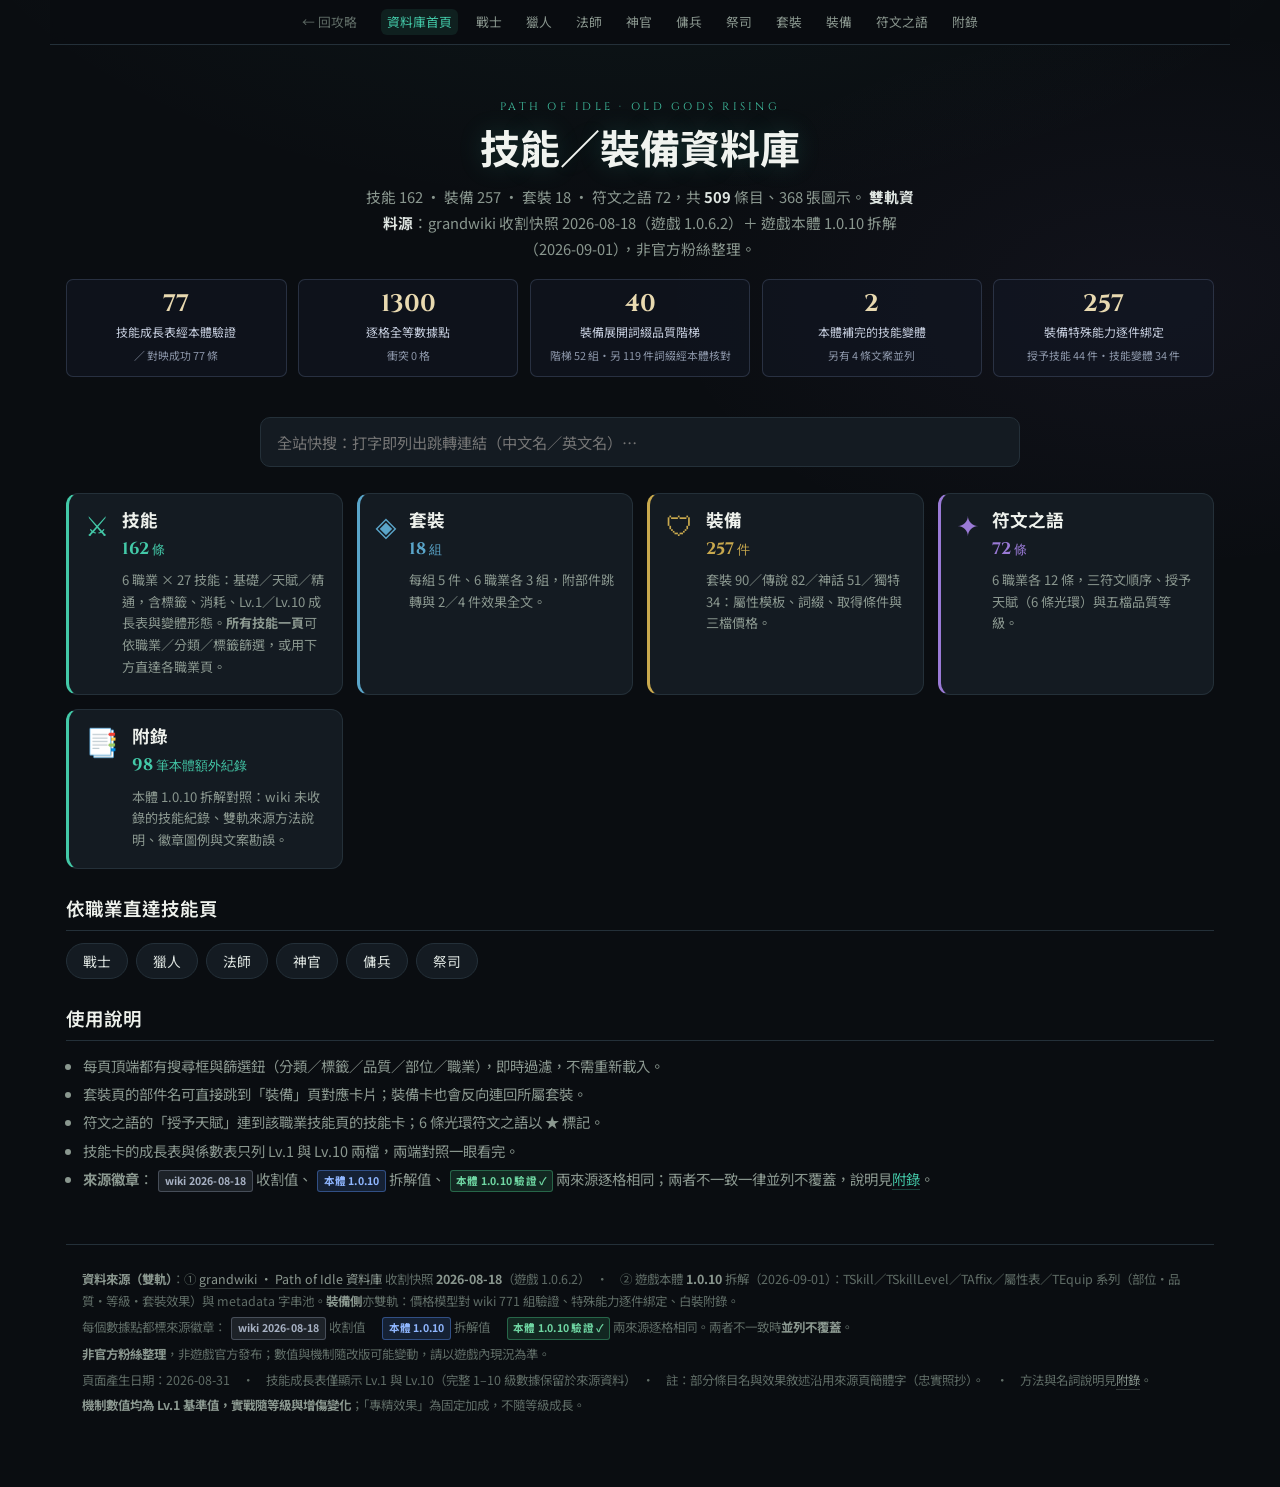
<file: db/index.html>
<!doctype html>
<html lang="zh-Hant">
<head>
<meta charset="utf-8">
<meta name="viewport" content="width=device-width, initial-scale=1">
<title>技能／裝備資料庫 · Path of Idle</title>
<link rel="preconnect" href="https://fonts.googleapis.com">
<link rel="preconnect" href="https://fonts.gstatic.com" crossorigin>
<link href="https://fonts.googleapis.com/css2?family=Cinzel:wght@500;600;700&family=Noto+Sans+TC:wght@400;500;700&display=swap" rel="stylesheet">
<link rel="stylesheet" href="db.css">
</head>
<body>
<div class="wrap">
<nav class="dbnav">
<a class="back" href="../index.html">← 回攻略</a>
<a href="index.html" class="on">資料庫首頁</a>
<a href="skills-warrior.html">戰士</a>
<a href="skills-hunter.html">獵人</a>
<a href="skills-mage.html">法師</a>
<a href="skills-cleric.html">神官</a>
<a href="skills-mercenary.html">傭兵</a>
<a href="skills-priest.html">祭司</a>
<a href="sets.html">套裝</a>
<a href="equipment.html">裝備</a>
<a href="runewords.html">符文之語</a>
<a href="appendix.html">附錄</a>
</nav>
<header class="phead center"><div class="eyebrow">Path of Idle · Old Gods Rising</div>
<h1>技能／裝備資料庫</h1>
<p class="lead">技能 162 · 裝備 257 · 套裝 18 · 符文之語 72，共 <b>509</b> 條目、368 張圖示。
<b>雙軌資料源</b>：grandwiki 收割快照 2026-08-18（遊戲 1.0.6.2）＋ 遊戲本體 1.0.10 拆解（2026-09-01），非官方粉絲整理。</p>
<div class="kpirow">
  <div class="kpi"><b>77</b><span>技能成長表經本體驗證</span><i>／ 對映成功 77 條</i></div>
  <div class="kpi"><b>1300</b><span>逐格全等數據點</span><i>衝突 0 格</i></div>
  <div class="kpi"><b>40</b><span>裝備展開詞綴品質階梯</span><i>階梯 52 組・另 119 件詞綴經本體核對</i></div>
  <div class="kpi"><b>2</b><span>本體補完的技能變體</span><i>另有 4 條文案並列</i></div>
  <div class="kpi"><b>257</b><span>裝備特殊能力逐件綁定</span><i>授予技能 44 件・技能變體 34 件</i></div>
</div></header>

<div class="qsearch">
  <input id="gq" type="search" placeholder="全站快搜：打字即列出跳轉連結（中文名／英文名）…" autocomplete="off" aria-label="全站快搜">
  <div id="gr" class="qres" hidden></div>
</div>

<div class="entries"><a class="entry e-sk" href="skills-all.html">
      <div class="ei">⚔</div><div class="eb"><h2>技能</h2><div class="ec"><b>162</b> 條</div>
      <p>6 職業 × 27 技能：基礎／天賦／精通，含標籤、消耗、Lv.1／Lv.10 成長表與變體形態。<b>所有技能一頁</b>可依職業／分類／標籤篩選，或用下方直達各職業頁。</p></div></a>
<a class="entry e-set" href="sets.html">
      <div class="ei">◈</div><div class="eb"><h2>套裝</h2><div class="ec"><b>18</b> 組</div>
      <p>每組 5 件、6 職業各 3 組，附部件跳轉與 2／4 件效果全文。</p></div></a>
<a class="entry e-eq" href="equipment.html">
      <div class="ei">🛡</div><div class="eb"><h2>裝備</h2><div class="ec"><b>257</b> 件</div>
      <p>套裝 90／傳說 82／神話 51／獨特 34：屬性模板、詞綴、取得條件與三檔價格。</p></div></a>
<a class="entry e-rw" href="runewords.html">
      <div class="ei">✦</div><div class="eb"><h2>符文之語</h2><div class="ec"><b>72</b> 條</div>
      <p>6 職業各 12 條，三符文順序、授予天賦（6 條光環）與五檔品質等級。</p></div></a>
<a class="entry e-ax" href="appendix.html">
      <div class="ei">📑</div><div class="eb"><h2>附錄</h2><div class="ec"><b>98</b> 筆本體額外紀錄</div>
      <p>本體 1.0.10 拆解對照：wiki 未收錄的技能紀錄、雙軌來源方法說明、徽章圖例與文案勘誤。</p></div></a></div>

<section class="grp">
  <h2>依職業直達技能頁</h2>
  <div class="classrow"><a href="skills-warrior.html">戰士</a> <a href="skills-hunter.html">獵人</a> <a href="skills-mage.html">法師</a> <a href="skills-cleric.html">神官</a> <a href="skills-mercenary.html">傭兵</a> <a href="skills-priest.html">祭司</a></div>
</section>

<section class="grp">
  <h2>使用說明</h2>
  <ul class="mech notes">
    <li>每頁頂端都有搜尋框與篩選鈕（分類／標籤／品質／部位／職業），即時過濾，不需重新載入。</li>
    <li>套裝頁的部件名可直接跳到「裝備」頁對應卡片；裝備卡也會反向連回所屬套裝。</li>
    <li>符文之語的「授予天賦」連到該職業技能頁的技能卡；6 條光環符文之語以 ★ 標記。</li>
    <li>技能卡的成長表與係數表只列 Lv.1 與 Lv.10 兩檔，兩端對照一眼看完。</li>
    <li><b>來源徽章</b>：<span class="sb wiki">wiki 2026-08-18</span> 收割值、<span class="sb core">本體 1.0.10</span> 拆解值、<span class="sb ok">本體 1.0.10 驗證 ✓</span> 兩來源逐格相同；兩者不一致一律並列不覆蓋，說明見<a href="appendix.html">附錄</a>。</li>
  </ul>
</section>
<footer class="dbfoot">
  <p><b>資料來源（雙軌）</b>：①&nbsp;<a href="https://pathofidle.grandwiki.com/zh-hant/" rel="noopener">grandwiki · Path of Idle 資料庫</a> 收割快照 <b>2026-08-18</b>（遊戲 1.0.6.2）　·　②&nbsp;遊戲本體 <b>1.0.10</b> 拆解（2026-09-01）：TSkill／TSkillLevel／TAffix／屬性表／TEquip 系列（部位・品質・等級・套裝效果）與 metadata 字串池。<b>裝備側</b>亦雙軌：價格模型對 wiki 771 組驗證、特殊能力逐件綁定、白裝附錄。</p>
  <p>每個數據點都標來源徽章：<span class="sb wiki">wiki 2026-08-18</span> 收割值　<span class="sb core">本體 1.0.10</span> 拆解值　<span class="sb ok">本體 1.0.10 驗證 ✓</span> 兩來源逐格相同。兩者不一致時<b>並列不覆蓋</b>。</p>
  <p><b>非官方粉絲整理</b>，非遊戲官方發布；數值與機制隨改版可能變動，請以遊戲內現況為準。</p>
  <p>頁面產生日期：2026-08-31　·　技能成長表僅顯示 Lv.1 與 Lv.10（完整 1–10 級數據保留於來源資料）　·　註：部分條目名與效果敘述沿用來源頁簡體字（忠實照抄）。　·　方法與名詞說明見<a href="appendix.html">附錄</a>。</p>
  <p><b>機制數值均為 Lv.1 基準值，實戰隨等級與增傷變化</b>；「專精效果」為固定加成，不隨等級成長。</p>
</footer>
</div>
<script>
var IDX=[{"n":"激活","e":"Activate","t":"技能·法師","u":"skills-mage.html#sk-activate"},{"n":"殘影","e":"Afterimage","t":"技能·傭兵","u":"skills-mercenary.html#sk-afterimage"},{"n":"靈活","e":"Agile","t":"技能·獵人","u":"skills-hunter.html#sk-agile"},{"n":"機敏","e":"Alert","t":"技能·獵人","u":"skills-hunter.html#sk-alert"},{"n":"弓手護衛","e":"Archer Guard","t":"技能·戰士","u":"skills-warrior.html#sk-archer-guard"},{"n":"烈焰光環","e":"Aura of Flame","t":"技能·神官","u":"skills-cleric.html#sk-aura-of-flame"},{"n":"專注光環","e":"Aura of Focus","t":"技能·神官","u":"skills-cleric.html#sk-aura-of-focus"},{"n":"閃電光環","e":"Aura of Lightning","t":"技能·神官","u":"skills-cleric.html#sk-aura-of-lightning"},{"n":"覺醒","e":"Awakening","t":"技能·神官","u":"skills-cleric.html#sk-awakening"},{"n":"巨弩守衛","e":"Ballista Sentry","t":"技能·傭兵","u":"skills-mercenary.html#sk-ballista-sentry"},{"n":"驅逐","e":"Banish","t":"技能·神官","u":"skills-cleric.html#sk-banish"},{"n":"抗爭之旗","e":"Banner of Struggle","t":"技能·傭兵","u":"skills-mercenary.html#sk-banner-of-struggle"},{"n":"火力傾瀉","e":"Barrage Fire","t":"技能·傭兵","u":"skills-mercenary.html#sk-barrage-fire"},{"n":"壁壘","e":"Barrier","t":"技能·神官","u":"skills-cleric.html#sk-barrier"},{"n":"決戰怒吼","e":"Battle Cry","t":"技能·傭兵","u":"skills-mercenary.html#sk-battle-cry"},{"n":"狂亂","e":"Berserk","t":"技能·傭兵","u":"skills-mercenary.html#sk-berserk"},{"n":"炽热","e":"Blazing","t":"技能·神官","u":"skills-cleric.html#sk-blazing"},{"n":"祝福打擊","e":"Blessed Strike","t":"技能·神官","u":"skills-cleric.html#sk-blessed-strike"},{"n":"暴風雪","e":"Blizzard","t":"技能·法師","u":"skills-mage.html#sk-blizzard"},{"n":"血液沸騰","e":"Blood Boil","t":"技能·戰士","u":"skills-warrior.html#sk-blood-boil"},{"n":"血湧","e":"Blood Surge","t":"技能·傭兵","u":"skills-mercenary.html#sk-blood-surge"},{"n":"嗜血","e":"Bloodthirst","t":"技能·傭兵","u":"skills-mercenary.html#sk-bloodthirst"},{"n":"寒意刺骨","e":"Bone Chill","t":"技能·祭司","u":"skills-priest.html#sk-bone-chill"},{"n":"迴旋之刃","e":"Boomerang Blade","t":"技能·獵人","u":"skills-hunter.html#sk-boomerang-blade"},{"n":"輝煌光環","e":"Brilliance Aura","t":"技能·法師","u":"skills-mage.html#sk-brilliance-aura"},{"n":"棕熊夥伴","e":"Brown Bear Ally","t":"技能·獵人","u":"skills-hunter.html#sk-brown-bear-ally"},{"n":"殘暴","e":"Brutality","t":"技能·戰士","u":"skills-warrior.html#sk-brutality"},{"n":"蠻橫","e":"Brutish","t":"技能·戰士","u":"skills-warrior.html#sk-brutish"},{"n":"欺凌","e":"Bully","t":"技能·獵人","u":"skills-hunter.html#sk-bully"},{"n":"偽裝","e":"Camouflage","t":"技能·獵人","u":"skills-hunter.html#sk-camouflage"},{"n":"蓄力猛擊","e":"Charged Smash","t":"技能·戰士","u":"skills-warrior.html#sk-charged-smash"},{"n":"懲戒","e":"Chastise","t":"技能·神官","u":"skills-cleric.html#sk-chastise"},{"n":"阴冷","e":"Chill","t":"技能·祭司","u":"skills-priest.html#sk-chill"},{"n":"征伐","e":"Conquest","t":"技能·神官","u":"skills-cleric.html#sk-conquest"},{"n":"轉化","e":"Convert","t":"技能·法師","u":"skills-mage.html#sk-convert"},{"n":"協同打擊","e":"Coordinated Strike","t":"技能·獵人","u":"skills-hunter.html#sk-coordinated-strike"},{"n":"协调","e":"Coordination","t":"技能·祭司","u":"skills-priest.html#sk-coordination"},{"n":"殘酷之鉤","e":"Cruel Hook","t":"技能·戰士","u":"skills-warrior.html#sk-cruel-hook"},{"n":"死亡降臨","e":"Death's Approach","t":"技能·獵人","u":"skills-hunter.html#sk-death-s-approach"},{"n":"死亡之手","e":"Death's Hand","t":"技能·祭司","u":"skills-priest.html#sk-death-s-hand"},{"n":"死亡標記","e":"Death's Mark","t":"技能·傭兵","u":"skills-mercenary.html#sk-death-s-mark"},{"n":"死亡之風","e":"Death's Wind","t":"技能·傭兵","u":"skills-mercenary.html#sk-death-s-wind"},{"n":"解剖","e":"Dissection","t":"技能·祭司","u":"skills-priest.html#sk-dissection"},{"n":"神佑","e":"Divine Grace","t":"技能·神官","u":"skills-cleric.html#sk-divine-grace"},{"n":"神聖庇護","e":"Divine Shelter","t":"技能·神官","u":"skills-cleric.html#sk-divine-shelter"},{"n":"神性","e":"Divinity","t":"技能·神官","u":"skills-cleric.html#sk-divinity"},{"n":"雙重打擊","e":"Double Strike","t":"技能·傭兵","u":"skills-mercenary.html#sk-double-strike"},{"n":"驅使","e":"Drive","t":"技能·獵人","u":"skills-hunter.html#sk-drive"},{"n":"耐久","e":"Durable","t":"技能·獵人","u":"skills-hunter.html#sk-durable"},{"n":"回響","e":"Echo","t":"技能·祭司","u":"skills-priest.html#sk-echo"},{"n":"盈能","e":"Empowerment","t":"技能·法師","u":"skills-mage.html#sk-empowerment"},{"n":"激怒","e":"Enrage","t":"技能·戰士","u":"skills-warrior.html#sk-enrage"},{"n":"永霜","e":"Eternal Frost","t":"技能·法師","u":"skills-mage.html#sk-eternal-frost"},{"n":"兴奋","e":"Excitement","t":"技能·祭司","u":"skills-priest.html#sk-excitement"},{"n":"激昂","e":"Fervor","t":"技能·傭兵","u":"skills-mercenary.html#sk-fervor"},{"n":"凶悍","e":"Fierce","t":"技能·傭兵","u":"skills-mercenary.html#sk-fierce"},{"n":"終結一擊","e":"Finishing Blow","t":"技能·戰士","u":"skills-warrior.html#sk-finishing-blow"},{"n":"火焰箭","e":"Fire Arrow","t":"技能·傭兵","u":"skills-mercenary.html#sk-fire-arrow"},{"n":"爆裂火球","e":"Fireball","t":"技能·法師","u":"skills-mage.html#sk-fireball"},{"n":"血肉奉獻","e":"Flesh Offering","t":"技能·祭司","u":"skills-priest.html#sk-flesh-offering"},{"n":"乱舞","e":"Flurry","t":"技能·祭司","u":"skills-priest.html#sk-flurry"},{"n":"結陣","e":"Formation","t":"技能·戰士","u":"skills-warrior.html#sk-formation"},{"n":"堅韌靈藥","e":"Fortitude Elixir","t":"技能·祭司","u":"skills-priest.html#sk-fortitude-elixir"},{"n":"寒霜箭雨","e":"Frost Arrow Rain","t":"技能·獵人","u":"skills-hunter.html#sk-frost-arrow-rain"},{"n":"霜襲","e":"Frost Assault","t":"技能·祭司","u":"skills-priest.html#sk-frost-assault"},{"n":"霜刃投擲","e":"Frost Blade Throw","t":"技能·獵人","u":"skills-hunter.html#sk-frost-blade-throw"},{"n":"冰霜突刺","e":"Frost Thrust","t":"技能·祭司","u":"skills-priest.html#sk-frost-thrust"},{"n":"極寒之觸","e":"Frost Touch","t":"技能·法師","u":"skills-mage.html#sk-frost-touch"},{"n":"霜狼夥伴","e":"Frost Wolf Ally","t":"技能·獵人","u":"skills-hunter.html#sk-frost-wolf-ally"},{"n":"凝霜","e":"Frost","t":"技能·獵人","u":"skills-hunter.html#sk-frost"},{"n":"冰川之刺","e":"Glacial Spikes","t":"技能·法師","u":"skills-mage.html#sk-glacial-spikes"},{"n":"閃耀","e":"Glitter","t":"技能·神官","u":"skills-cleric.html#sk-glitter"},{"n":"迷幻之霧","e":"Hallucinatory Mist","t":"技能·祭司","u":"skills-priest.html#sk-hallucinatory-mist"},{"n":"審判之錘","e":"Hammer of Judgment","t":"技能·神官","u":"skills-cleric.html#sk-hammer-of-judgment"},{"n":"斷筋","e":"Hamstring","t":"技能·傭兵","u":"skills-mercenary.html#sk-hamstring"},{"n":"收穫","e":"Harvest","t":"技能·獵人","u":"skills-hunter.html#sk-harvest"},{"n":"覓心一擊","e":"Heartseeker","t":"技能·傭兵","u":"skills-mercenary.html#sk-heartseeker"},{"n":"重壓","e":"Heavy Pressure","t":"技能·戰士","u":"skills-warrior.html#sk-heavy-pressure"},{"n":"聖光彈","e":"Holy Bolt","t":"技能·神官","u":"skills-cleric.html#sk-holy-bolt"},{"n":"聖火衝擊","e":"Holy Flame Strike","t":"技能·神官","u":"skills-cleric.html#sk-holy-flame-strike"},{"n":"神聖","e":"Holy","t":"技能·神官","u":"skills-cleric.html#sk-holy"},{"n":"榮譽守護","e":"Honor Guard","t":"技能·戰士","u":"skills-warrior.html#sk-honor-guard"},{"n":"獵殺","e":"Hunt","t":"技能·獵人","u":"skills-hunter.html#sk-hunt"},{"n":"寒冰護體","e":"Ice Barrier","t":"技能·法師","u":"skills-mage.html#sk-ice-barrier"},{"n":"冰錐術","e":"Ice Spike","t":"技能·法師","u":"skills-mage.html#sk-ice-spike"},{"n":"冰韌","e":"Ice Toughness","t":"技能·法師","u":"skills-mage.html#sk-ice-toughness"},{"n":"焚毀","e":"Incinerate","t":"技能·法師","u":"skills-mage.html#sk-incinerate"},{"n":"激發","e":"Inspiration","t":"技能·法師","u":"skills-mage.html#sk-inspiration"},{"n":"本能","e":"Instinct","t":"技能·祭司","u":"skills-priest.html#sk-instinct"},{"n":"威嚇怒吼","e":"Intimidating Warcry","t":"技能·戰士","u":"skills-warrior.html#sk-intimidating-warcry"},{"n":"震懾","e":"Intimidation","t":"技能·戰士","u":"skills-warrior.html#sk-intimidation"},{"n":"鐵甲親衛","e":"Iron Guard","t":"技能·戰士","u":"skills-warrior.html#sk-iron-guard"},{"n":"判決","e":"Judgment","t":"技能·神官","u":"skills-cleric.html#sk-judgment"},{"n":"殺戮光環","e":"Killing Aura","t":"技能·傭兵","u":"skills-mercenary.html#sk-killing-aura"},{"n":"熔岩猛擊","e":"Lava Slam","t":"技能·祭司","u":"skills-priest.html#sk-lava-slam"},{"n":"致命","e":"Lethal","t":"技能·祭司","u":"skills-priest.html#sk-lethal"},{"n":"盲目之光","e":"Light of Blindness","t":"技能·神官","u":"skills-cleric.html#sk-light-of-blindness"},{"n":"治癒之光","e":"Light of Healing","t":"技能·神官","u":"skills-cleric.html#sk-light-of-healing"},{"n":"輕盈之風","e":"Light Wind","t":"技能·獵人","u":"skills-hunter.html#sk-light-wind"},{"n":"電光裁決","e":"Lightning Judgment","t":"技能·神官","u":"skills-cleric.html#sk-lightning-judgment"},{"n":"閃電衝擊","e":"Lightning Shock","t":"技能·法師","u":"skills-mage.html#sk-lightning-shock"},{"n":"閃電風暴","e":"Lightning Storm","t":"技能·法師","u":"skills-mage.html#sk-lightning-storm"},{"n":"閃電術","e":"Lightning","t":"技能·法師","u":"skills-mage.html#sk-lightning"},{"n":"魔爆藥瓶","e":"Mana-Burst Flask","t":"技能·祭司","u":"skills-priest.html#sk-mana-burst-flask"},{"n":"隕石轟擊","e":"Meteor Strike","t":"技能·法師","u":"skills-mage.html#sk-meteor-strike"},{"n":"心靈之火","e":"Mind Fire","t":"技能·神官","u":"skills-cleric.html#sk-mind-fire"},{"n":"激勵怒吼","e":"Motivational Warcry","t":"技能·戰士","u":"skills-warrior.html#sk-motivational-warcry"},{"n":"矯健","e":"Nimble","t":"技能·獵人","u":"skills-hunter.html#sk-nimble"},{"n":"祭礼","e":"Offering","t":"技能·祭司","u":"skills-priest.html#sk-offering"},{"n":"無懼痛苦","e":"Pain Immunity","t":"技能·戰士","u":"skills-warrior.html#sk-pain-immunity"},{"n":"穿透射擊","e":"Pierce Shot","t":"技能·獵人","u":"skills-hunter.html#sk-pierce-shot"},{"n":"蓄勢","e":"Poise","t":"技能·傭兵","u":"skills-mercenary.html#sk-poise"},{"n":"光輝","e":"Radiance","t":"技能·神官","u":"skills-cleric.html#sk-radiance"},{"n":"怒焰斬","e":"Raging Fire Slash","t":"技能·戰士","u":"skills-warrior.html#sk-raging-fire-slash"},{"n":"突襲","e":"Raid","t":"技能·獵人","u":"skills-hunter.html#sk-raid"},{"n":"極速射擊","e":"Rapid Fire","t":"技能·傭兵","u":"skills-mercenary.html#sk-rapid-fire"},{"n":"猛禽一擊","e":"Raptor Strike","t":"技能·獵人","u":"skills-hunter.html#sk-raptor-strike"},{"n":"蹂躪","e":"Ravage","t":"技能·傭兵","u":"skills-mercenary.html#sk-ravage"},{"n":"抵禦","e":"Resist","t":"技能·傭兵","u":"skills-mercenary.html#sk-resist"},{"n":"仪式","e":"Ritual","t":"技能·祭司","u":"skills-priest.html#sk-ritual"},{"n":"毀滅","e":"Ruin","t":"技能·法師","u":"skills-mage.html#sk-ruin"},{"n":"學識","e":"Scholar","t":"技能·法師","u":"skills-mage.html#sk-scholar"},{"n":"影襲","e":"Shadow Strike","t":"技能·傭兵","u":"skills-mercenary.html#sk-shadow-strike"},{"n":"復仇之盾","e":"Shield of Vengeance","t":"技能·神官","u":"skills-cleric.html#sk-shield-of-vengeance"},{"n":"衝擊波","e":"ShockwaveMage · Talent skill","t":"技能·法師","u":"skills-mage.html#sk-shockwave-mage"},{"n":"衝擊","e":"ShockwaveMercenary · Basic skill","t":"技能·傭兵","u":"skills-mercenary.html#sk-shockwave-mercenary"},{"n":"震波","e":"ShockwaveWarrior · Talent mastery","t":"技能·戰士","u":"skills-warrior.html#sk-shockwave-warrior"},{"n":"嫻熟","e":"Skilled","t":"技能·傭兵","u":"skills-mercenary.html#sk-skilled"},{"n":"屠戮","e":"Slaughter","t":"技能·戰士","u":"skills-warrior.html#sk-slaughter"},{"n":"粘液雨","e":"Slime Rain","t":"技能·祭司","u":"skills-priest.html#sk-slime-rain"},{"n":"凝滯","e":"Slow","t":"技能·法師","u":"skills-mage.html#sk-slow"},{"n":"汲魂","e":"Soul Drain","t":"技能·祭司","u":"skills-priest.html#sk-soul-drain"},{"n":"靈魂收割","e":"Soul Reap","t":"技能·祭司","u":"skills-priest.html#sk-soul-reap"},{"n":"尖刺爆彈","e":"Spike Bomb","t":"技能·獵人","u":"skills-hunter.html#sk-spike-bomb"},{"n":"尖刺陷阱","e":"Spike Trap","t":"技能·傭兵","u":"skills-mercenary.html#sk-spike-trap"},{"n":"頑抗","e":"Stalwart","t":"技能·傭兵","u":"skills-mercenary.html#sk-stalwart"},{"n":"穩固射擊","e":"Steady Shot","t":"技能·獵人","u":"skills-hunter.html#sk-steady-shot"},{"n":"風暴灌注","e":"Storm Infusion","t":"技能·法師","u":"skills-mage.html#sk-storm-infusion"},{"n":"強擊光環","e":"Strike Aura","t":"技能·獵人","u":"skills-hunter.html#sk-strike-aura"},{"n":"召喚炎魔","e":"Summon Fire Demon","t":"技能·法師","u":"skills-mage.html#sk-summon-fire-demon"},{"n":"壓制打擊","e":"Suppress Strike","t":"技能·戰士","u":"skills-warrior.html#sk-suppress-strike"},{"n":"迅雷斬","e":"Swift Thunder Slash","t":"技能·傭兵","u":"skills-mercenary.html#sk-swift-thunder-slash"},{"n":"天罰之劍","e":"Sword of Divine Punishment","t":"技能·神官","u":"skills-cleric.html#sk-sword-of-divine-punishment"},{"n":"雷霆打擊","e":"Thunder Strike","t":"技能·戰士","u":"skills-warrior.html#sk-thunder-strike"},{"n":"雷霆","e":"Thunder","t":"技能·法師","u":"skills-mage.html#sk-thunder"},{"n":"轟鳴","e":"Thunderous Roar","t":"技能·戰士","u":"skills-warrior.html#sk-thunderous-roar"},{"n":"激流","e":"Torrent","t":"技能·祭司","u":"skills-priest.html#sk-torrent"},{"n":"強悍","e":"Toughness","t":"技能·戰士","u":"skills-warrior.html#sk-toughness"},{"n":"不屈","e":"Unyielding","t":"技能·戰士","u":"skills-warrior.html#sk-unyielding"},{"n":"英勇一擊","e":"Valor Strike","t":"技能·戰士","u":"skills-warrior.html#sk-valor-strike"},{"n":"遁入陰影","e":"Vanish into Shadow","t":"技能·獵人","u":"skills-hunter.html#sk-vanish-into-shadow"},{"n":"復仇","e":"Vengeance","t":"技能·神官","u":"skills-cleric.html#sk-vengeance"},{"n":"戒備打擊","e":"Vigilant Strike","t":"技能·戰士","u":"skills-warrior.html#sk-vigilant-strike"},{"n":"巫毒","e":"Voodoo","t":"技能·祭司","u":"skills-priest.html#sk-voodoo"},{"n":"旋渦圖騰","e":"Vortex Totem","t":"技能·祭司","u":"skills-priest.html#sk-vortex-totem"},{"n":"烈焰之牆","e":"Wall of Fire","t":"技能·法師","u":"skills-mage.html#sk-wall-of-fire"},{"n":"野性狂暴","e":"Wild Frenzy","t":"技能·獵人","u":"skills-hunter.html#sk-wild-frenzy"},{"n":"野性","e":"Wild","t":"技能·獵人","u":"skills-hunter.html#sk-wild"},{"n":"風怒圖騰","e":"Windfury Totem","t":"技能·祭司","u":"skills-priest.html#sk-windfury-totem"},{"n":"睿智","e":"Wisdom","t":"技能·法師","u":"skills-mage.html#sk-wisdom"},{"n":"狂熱之刺","e":"Zealous Stinger","t":"技能·祭司","u":"skills-priest.html#sk-zealous-stinger"},{"n":"無畏","e":"Zod","t":"技能·戰士","u":"skills-warrior.html#sk-zod"},{"n":"苦痛戰甲","e":"Agony Plate","t":"裝備·獨特","u":"equipment.html#eq-agony-plate"},{"n":"全視之眼","e":"All-Seeing Eye","t":"裝備·傳說","u":"equipment.html#eq-all-seeing-eye-legendary"},{"n":"全視之眼","e":"All-Seeing Eye","t":"裝備·神話","u":"equipment.html#eq-all-seeing-eye-mythic"},{"n":"阿爾馮斯的鐵鎧","e":"Alphonse's Iron Armor","t":"裝備·傳說","u":"equipment.html#eq-alphonse-s-iron-armor-legendary"},{"n":"阿爾馮斯的鐵鎧","e":"Alphonse's Iron Armor","t":"裝備·神話","u":"equipment.html#eq-alphonse-s-iron-armor-mythic"},{"n":"先祖呼喚","e":"Ancestor's Call","t":"裝備·傳說","u":"equipment.html#eq-ancestor-s-call-legendary"},{"n":"先祖呼喚","e":"Ancestor's Call","t":"裝備·神話","u":"equipment.html#eq-ancestor-s-call-mythic"},{"n":"甲木之握","e":"Arborwood Grip","t":"裝備·獨特","u":"equipment.html#eq-arborwood-grip"},{"n":"阿茲拉的燃燒短刃","e":"Azra's Blazing Dagger","t":"裝備·套裝","u":"equipment.html#eq-azra-s-blazing-dagger"},{"n":"阿茲拉的餘燼軟靴","e":"Azra's Ember Slippers","t":"裝備·套裝","u":"equipment.html#eq-azra-s-ember-slippers"},{"n":"阿茲拉的燃焰法袍","e":"Azra's Flame Robe","t":"裝備·套裝","u":"equipment.html#eq-azra-s-flame-robe"},{"n":"阿茲拉的灼熱之手","e":"Azra's Scorching Hand","t":"裝備·套裝","u":"equipment.html#eq-azra-s-scorching-hand"},{"n":"阿茲拉的炎陽項鍊","e":"Azra's Sunfire Amulet","t":"裝備·套裝","u":"equipment.html#eq-azra-s-sunfire-amulet"},{"n":"巴爾多的決意之刃","e":"Bardo's Blade of Resolve","t":"裝備·套裝","u":"equipment.html#eq-bardo-s-blade-of-resolve"},{"n":"巴爾多的衝鋒胸甲","e":"Bardo's Charge Chestplate","t":"裝備·套裝","u":"equipment.html#eq-bardo-s-charge-chestplate"},{"n":"巴爾多的號令之手","e":"Bardo's Command Hand","t":"裝備·套裝","u":"equipment.html#eq-bardo-s-command-hand"},{"n":"巴爾多的征戰之盔","e":"Bardo's Conqueror Helm","t":"裝備·套裝","u":"equipment.html#eq-bardo-s-conqueror-helm"},{"n":"巴爾多的戰爭號角","e":"Bardo's War Horn","t":"裝備·套裝","u":"equipment.html#eq-bardo-s-war-horn"},{"n":"蝠翼面紗","e":"Batwing Veil","t":"裝備·傳說","u":"equipment.html#eq-batwing-veil-legendary"},{"n":"蝠翼面紗","e":"Batwing Veil","t":"裝備·神話","u":"equipment.html#eq-batwing-veil-mythic"},{"n":"無鋒","e":"Bladeless","t":"裝備·傳說","u":"equipment.html#eq-bladeless"},{"n":"血晶","e":"Blood Crystal","t":"裝備·傳說","u":"equipment.html#eq-blood-crystal"},{"n":"血拳","e":"Blood Fist","t":"裝備·傳說","u":"equipment.html#eq-blood-fist-legendary"},{"n":"血拳","e":"Blood Fist","t":"裝備·神話","u":"equipment.html#eq-blood-fist-mythic"},{"n":"血祭","e":"Blood Sacrifice","t":"裝備·傳說","u":"equipment.html#eq-blood-sacrifice"},{"n":"染血皮帽","e":"Bloodstained Leather Cap","t":"裝備·獨特","u":"equipment.html#eq-bloodstained-leather-cap"},{"n":"骨蝕","e":"Bone Erosion","t":"裝備·傳說","u":"equipment.html#eq-bone-erosion"},{"n":"碎骨者","e":"Bonebreaker","t":"裝備·傳說","u":"equipment.html#eq-bonebreaker-legendary"},{"n":"碎骨者","e":"Bonebreaker","t":"裝備·神話","u":"equipment.html#eq-bonebreaker-mythic"},{"n":"判決之書","e":"Book of Judgment","t":"裝備·獨特","u":"equipment.html#eq-book-of-judgment"},{"n":"亮鱗之靴","e":"Brightscale Boots","t":"裝備·獨特","u":"equipment.html#eq-brightscale-boots"},{"n":"燃木法杖","e":"Burnwood Staff","t":"裝備·獨特","u":"equipment.html#eq-burnwood-staff"},{"n":"深淵呼喚","e":"Call of the Abyss","t":"裝備·傳說","u":"equipment.html#eq-call-of-the-abyss-legendary"},{"n":"深淵呼喚","e":"Call of the Abyss","t":"裝備·神話","u":"equipment.html#eq-call-of-the-abyss-mythic"},{"n":"卡修斯的放血刃","e":"Cassius's Bleeding Blade","t":"裝備·套裝","u":"equipment.html#eq-cassius-s-bleeding-blade"},{"n":"卡修斯的血影面甲","e":"Cassius's Bloodshadow Visor","t":"裝備·套裝","u":"equipment.html#eq-cassius-s-bloodshadow-visor"},{"n":"卡修斯的夜行戰甲","e":"Cassius's Nightstalker Armor","t":"裝備·套裝","u":"equipment.html#eq-cassius-s-nightstalker-armor"},{"n":"卡修斯的惡齒之戒","e":"Cassius's Ring of Vile Fangs","t":"裝備·套裝","u":"equipment.html#eq-cassius-s-ring-of-vile-fangs"},{"n":"卡修斯的掠影戰靴","e":"Cassius's Shadowstrike Greaves","t":"裝備·套裝","u":"equipment.html#eq-cassius-s-shadowstrike-greaves"},{"n":"百夫長","e":"Centurion","t":"裝備·傳說","u":"equipment.html#eq-centurion"},{"n":"苦痛之鏈","e":"Chain of Agony","t":"裝備·傳說","u":"equipment.html#eq-chain-of-agony-legendary"},{"n":"苦痛之鏈","e":"Chain of Agony","t":"裝備·神話","u":"equipment.html#eq-chain-of-agony-mythic"},{"n":"寂滅章節","e":"Chapter of Annihilation","t":"裝備·傳說","u":"equipment.html#eq-chapter-of-annihilation"},{"n":"清水羽織","e":"Clearwater Featherweave","t":"裝備·傳說","u":"equipment.html#eq-clearwater-featherweave"},{"n":"穿雲","e":"Cloudpiercer","t":"裝備·傳說","u":"equipment.html#eq-cloudpiercer-legendary"},{"n":"穿雲","e":"Cloudpiercer","t":"裝備·神話","u":"equipment.html#eq-cloudpiercer-mythic"},{"n":"悲憫","e":"Compassion","t":"裝備·傳說","u":"equipment.html#eq-compassion-legendary"},{"n":"悲憫","e":"Compassion","t":"裝備·神話","u":"equipment.html#eq-compassion-mythic"},{"n":"征服者","e":"Conqueror","t":"裝備·傳說","u":"equipment.html#eq-conqueror-legendary"},{"n":"征服者","e":"Conqueror","t":"裝備·神話","u":"equipment.html#eq-conqueror-mythic"},{"n":"赤瞳","e":"Crimson Gaze","t":"裝備·傳說","u":"equipment.html#eq-crimson-gaze"},{"n":"賽勒斯的天罰之刃","e":"Cyrus's Blade of Divine Punishment","t":"裝備·套裝","u":"equipment.html#eq-cyrus-s-blade-of-divine-punishment"},{"n":"賽勒斯的雷紋護手","e":"Cyrus's Gauntlets of Lightning Runes","t":"裝備·套裝","u":"equipment.html#eq-cyrus-s-gauntlets-of-lightning-runes"},{"n":"賽勒斯的審判墜飾","e":"Cyrus's Pendant of Judgment","t":"裝備·套裝","u":"equipment.html#eq-cyrus-s-pendant-of-judgment"},{"n":"賽勒斯的閃電之戒","e":"Cyrus's Ring of Lightning","t":"裝備·套裝","u":"equipment.html#eq-cyrus-s-ring-of-thundercall"},{"n":"賽勒斯的雷霆戰靴","e":"Cyrus's Thunder Boots","t":"裝備·套裝","u":"equipment.html#eq-cyrus-s-thunder-boots"},{"n":"影之舞","e":"Dance of Shadows","t":"裝備·傳說","u":"equipment.html#eq-dance-of-shadows-legendary"},{"n":"影之舞","e":"Dance of Shadows","t":"裝備·神話","u":"equipment.html#eq-dance-of-shadows-mythic"},{"n":"黑暗微光","e":"Dark Glimmer","t":"裝備·傳說","u":"equipment.html#eq-dark-glimmer"},{"n":"暗石鬥匕","e":"Darkstone Fighting Dagger","t":"裝備·傳說","u":"equipment.html#eq-darkstone-fighting-dagger"},{"n":"死亡凝視","e":"Death's Gaze","t":"裝備·傳說","u":"equipment.html#eq-death-s-gaze"},{"n":"死亡漫步","e":"Deathwalk","t":"裝備·傳說","u":"equipment.html#eq-deathwalk"},{"n":"惡魔之皮","e":"Demonhide","t":"裝備·獨特","u":"equipment.html#eq-demonhide"},{"n":"訓犬者","e":"Dog Trainer","t":"裝備·傳說","u":"equipment.html#eq-dog-trainer"},{"n":"多倫的侵襲指環","e":"Doron's Assault Ring","t":"裝備·套裝","u":"equipment.html#eq-doron-s-assault-ring"},{"n":"多倫的閃擊長弓","e":"Doron's Blitz Bow","t":"裝備·套裝","u":"equipment.html#eq-doron-s-blitz-bow"},{"n":"多倫的獵殺之甲","e":"Doron's Hunter Armor","t":"裝備·套裝","u":"equipment.html#eq-doron-s-hunter-armor"},{"n":"多倫的迅影兜帽","e":"Doron's Shadow Hood","t":"裝備·套裝","u":"equipment.html#eq-doron-s-shadow-hood"},{"n":"多倫的銳眼護手","e":"Doron's Sharp Gloves","t":"裝備·套裝","u":"equipment.html#eq-doron-s-sharp-gloves"},{"n":"沉淪","e":"Downfall","t":"裝備·傳說","u":"equipment.html#eq-downfall"},{"n":"幽夢","e":"Dreamweaver","t":"裝備·傳說","u":"equipment.html#eq-dreamweaver"},{"n":"撼地者","e":"Earthshaker","t":"裝備·傳說","u":"equipment.html#eq-earthshaker-legendary"},{"n":"撼地者","e":"Earthshaker","t":"裝備·神話","u":"equipment.html#eq-earthshaker-mythic"},{"n":"伊萊恩的裂甲弓","e":"Elaine's Armor-Splitter Bow","t":"裝備·套裝","u":"equipment.html#eq-elaine-s-armor-splitter-bow"},{"n":"伊萊恩的齒輪戰靴","e":"Elaine's Gearforged Greaves","t":"裝備·套裝","u":"equipment.html#eq-elaine-s-gearforged-greaves"},{"n":"伊萊恩的機括項鍊","e":"Elaine's Mechanical Necklace","t":"裝備·套裝","u":"equipment.html#eq-elaine-s-mechanical-necklace"},{"n":"伊萊恩的機械面甲","e":"Elaine's Mechanical Visor","t":"裝備·套裝","u":"equipment.html#eq-elaine-s-mechanical-visor"},{"n":"伊萊恩的固弦護手","e":"Elaine's String-Binding Gauntlets","t":"裝備·套裝","u":"equipment.html#eq-elaine-s-string-binding-gauntlets"},{"n":"餘燼之刺","e":"Ember Spike","t":"裝備·獨特","u":"equipment.html#eq-ember-spike"},{"n":"永恆","e":"Eternal","t":"裝備·傳說","u":"equipment.html#eq-eternal-legendary"},{"n":"永恆","e":"Eternal","t":"裝備·神話","u":"equipment.html#eq-eternal-mythic"},{"n":"遠征","e":"Expedition","t":"裝備·傳說","u":"equipment.html#eq-expedition-legendary"},{"n":"遠征","e":"Expedition","t":"裝備·神話","u":"equipment.html#eq-expedition-mythic"},{"n":"費倫的賜福法杖","e":"Faelen's Blessed Staff","t":"裝備·套裝","u":"equipment.html#eq-faelen-s-blessed-staff"},{"n":"費倫的禱言法冠","e":"Faelen's Diadem of Prayer","t":"裝備·套裝","u":"equipment.html#eq-faelen-s-diadem-of-prayer"},{"n":"費倫的熱忱護手","e":"Faelen's Gauntlets of Devotion","t":"裝備·套裝","u":"equipment.html#eq-faelen-s-gauntlets-of-devotion"},{"n":"費倫的神聖長靴","e":"Faelen's Holy Boots","t":"裝備·套裝","u":"equipment.html#eq-faelen-s-holy-boots"},{"n":"費倫的聖光法袍","e":"Faelen's Robe of Holy Light","t":"裝備·套裝","u":"equipment.html#eq-faelen-s-robe-of-holy-light"},{"n":"隕落之星","e":"Fallen Star","t":"裝備·傳說","u":"equipment.html#eq-fallen-star-legendary"},{"n":"隕落之星","e":"Fallen Star","t":"裝備·神話","u":"equipment.html#eq-fallen-star-mythic"},{"n":"無畏之錘","e":"Fearless Hammer","t":"裝備·獨特","u":"equipment.html#eq-fearless-hammer"},{"n":"激昂","e":"Fervor","t":"裝備·傳說","u":"equipment.html#eq-fervor-legendary"},{"n":"激昂","e":"Fervor","t":"裝備·神話","u":"equipment.html#eq-fervor-mythic"},{"n":"魚骨弓","e":"Fishbone Bow","t":"裝備·獨特","u":"equipment.html#eq-fishbone-bow"},{"n":"狂亂護手","e":"Frenzied Gauntlets","t":"裝備·獨特","u":"equipment.html#eq-frenzied-gauntlets"},{"n":"瘋狂","e":"Frenzy","t":"裝備·傳說","u":"equipment.html#eq-frenzy-legendary"},{"n":"瘋狂","e":"Frenzy","t":"裝備·神話","u":"equipment.html#eq-frenzy-mythic"},{"n":"屍鬼之皮","e":"Ghoulhide","t":"裝備·傳說","u":"equipment.html#eq-ghoulhide-legendary"},{"n":"屍鬼之皮","e":"Ghoulhide","t":"裝備·神話","u":"equipment.html#eq-ghoulhide-mythic"},{"n":"巨骷髏","e":"Giant Skull","t":"裝備·傳說","u":"equipment.html#eq-giant-skull-legendary"},{"n":"巨骷髏","e":"Giant Skull","t":"裝備·神話","u":"equipment.html#eq-giant-skull-mythic"},{"n":"風之優雅","e":"Grace of Wind","t":"裝備·傳說","u":"equipment.html#eq-grace-of-wind-legendary"},{"n":"風之優雅","e":"Grace of Wind","t":"裝備·神話","u":"equipment.html#eq-grace-of-wind-mythic"},{"n":"格瑞姆的毀滅之錘","e":"Grim's Bane Hammer","t":"裝備·套裝","u":"equipment.html#eq-grim-s-bane-hammer"},{"n":"格瑞姆的染血指環","e":"Grim's Bloodstained Ring","t":"裝備·套裝","u":"equipment.html#eq-grim-s-bloodstained-ring"},{"n":"格瑞姆的狂怒頭冠","e":"Grim's Furious Helmet","t":"裝備·套裝","u":"equipment.html#eq-grim-s-furious-helmet"},{"n":"格瑞姆的屠戮墜飾","e":"Grim's Slaughter Pendant","t":"裝備·套裝","u":"equipment.html#eq-grim-s-slaughter-pendant"},{"n":"格瑞姆的怒火戰靴","e":"Grim's Wrath Boots","t":"裝備·套裝","u":"equipment.html#eq-grim-s-wrath-boots"},{"n":"巨樹之心","e":"Heart of the Great Tree","t":"裝備·獨特","u":"equipment.html#eq-heart-of-the-great-tree"},{"n":"刺心","e":"Heartpiercer","t":"裝備·傳說","u":"equipment.html#eq-heartpiercer-legendary"},{"n":"刺心","e":"Heartpiercer","t":"裝備·神話","u":"equipment.html#eq-heartpiercer-mythic"},{"n":"天罰","e":"Heaven's Wrath","t":"裝備·傳說","u":"equipment.html#eq-heaven-s-wrath-legendary"},{"n":"天罰","e":"Heaven's Wrath","t":"裝備·神話","u":"equipment.html#eq-heaven-s-wrath-mythic"},{"n":"至高讚譽","e":"High Acclaim","t":"裝備·傳說","u":"equipment.html#eq-high-acclaim"},{"n":"神聖之力","e":"Holy Power","t":"裝備·傳說","u":"equipment.html#eq-holy-power-legendary"},{"n":"神聖之力","e":"Holy Power","t":"裝備·神話","u":"equipment.html#eq-holy-power-mythic"},{"n":"灌能之弓","e":"Imbued Bow","t":"裝備·獨特","u":"equipment.html#eq-imbued-bow"},{"n":"振奮","e":"Inspiration","t":"裝備·傳說","u":"equipment.html#eq-inspiration"},{"n":"伊薩爾的寒霜之握","e":"Isar's Frost Grip","t":"裝備·套裝","u":"equipment.html#eq-isar-s-frost-grip"},{"n":"伊薩爾的冰川之心","e":"Isar's Glacier Heart","t":"裝備·套裝","u":"equipment.html#eq-isar-s-glacier-heart"},{"n":"伊薩爾的冰晶之環","e":"Isar's Ice Crystal Ring","t":"裝備·套裝","u":"equipment.html#eq-isar-s-ice-crystal-ring"},{"n":"伊薩爾的凜冬之冠","e":"Isar's Winter Crown","t":"裝備·套裝","u":"equipment.html#eq-isar-s-winter-crown"},{"n":"伊薩爾的冬脈法杖","e":"Isar's Wintervein Staff","t":"裝備·套裝","u":"equipment.html#eq-isar-s-wintervein-staff"},{"n":"凱洛斯的風暴之冠","e":"Kaelos's Storm Crown","t":"裝備·套裝","u":"equipment.html#eq-kaelos-s-storm-crown"},{"n":"凱洛斯的雷鳴長靴","e":"Kaelos's Thunder Boots","t":"裝備·套裝","u":"equipment.html#eq-kaelos-s-thunder-boots"},{"n":"凱洛斯的雷紋法袍","e":"Kaelos's Thunder-Rune Robe","t":"裝備·套裝","u":"equipment.html#eq-kaelos-s-thunder-rune-robe"},{"n":"凱洛斯的喚雷指環","e":"Kaelos's Thundercall Ring","t":"裝備·套裝","u":"equipment.html#eq-kaelos-s-thundercall-ring"},{"n":"凱洛斯的聚雷法典","e":"Kaelos's Thunderfrost Tome","t":"裝備·套裝","u":"equipment.html#eq-kaelos-s-thunderfrost-tome"},{"n":"卡恩的壁壘護手","e":"Kahn's Barrier Gloves","t":"裝備·套裝","u":"equipment.html#eq-kahn-s-barrier-gloves"},{"n":"卡恩的狂熱指環","e":"Kahn's Fanatical Ring","t":"裝備·套裝","u":"equipment.html#eq-kahn-s-fanatical-ring"},{"n":"卡恩的無畏之劍","e":"Kahn's Fearless Sword","t":"裝備·套裝","u":"equipment.html#eq-kahn-s-fearless-sword"},{"n":"卡恩的不屈壁壘","e":"Kahn's Unyielding Bulwark","t":"裝備·套裝","u":"equipment.html#eq-kahn-s-unyielding-bulwark"},{"n":"卡恩的勇武戰靴","e":"Kahn's Valor Boots","t":"裝備·套裝","u":"equipment.html#eq-kahn-s-valor-boots"},{"n":"凱瑞爾的幽影指環","e":"Keryll's Shadow Ring","t":"裝備·套裝","u":"equipment.html#eq-keryll-s-shadow-ring"},{"n":"凱瑞爾的踏影靴","e":"Keryll's Shadowstrider Boots","t":"裝備·套裝","u":"equipment.html#eq-keryll-s-shadowstrider-boots"},{"n":"凱瑞爾的掠影護手","e":"Keryll's Shadowstrike Gauntlets","t":"裝備·套裝","u":"equipment.html#eq-keryll-s-shadowstrike-gauntlets"},{"n":"凱瑞爾的閃靈匕","e":"Keryll's Spectral Dagger","t":"裝備·套裝","u":"equipment.html#eq-keryll-s-spectral-dagger"},{"n":"凱瑞爾的迅捷墜飾","e":"Keryll's Swift Pendant","t":"裝備·套裝","u":"equipment.html#eq-keryll-s-swift-pendant"},{"n":"國王之戒","e":"King's Ring","t":"裝備·獨特","u":"equipment.html#eq-king-s-ring"},{"n":"謊言","e":"Lie","t":"裝備·傳說","u":"equipment.html#eq-lie"},{"n":"如雷","e":"Like Thunder","t":"裝備·傳說","u":"equipment.html#eq-like-thunder-legendary"},{"n":"如雷","e":"Like Thunder","t":"裝備·神話","u":"equipment.html#eq-like-thunder-mythic"},{"n":"獨行者","e":"Lone Wanderer","t":"裝備·傳說","u":"equipment.html#eq-lone-wanderer"},{"n":"瑪拉的白骨法典","e":"Mara's Bone Codex","t":"裝備·套裝","u":"equipment.html#eq-mara-s-bone-codex"},{"n":"瑪拉的骨塵長靴","e":"Mara's Bone Dust Boots","t":"裝備·套裝","u":"equipment.html#eq-mara-s-bone-dust-boots"},{"n":"瑪拉的骸紋護胸","e":"Mara's Bonecarved Chestguard","t":"裝備·套裝","u":"equipment.html#eq-mara-s-bonecarved-chestguard"},{"n":"瑪拉的冥骨指環","e":"Mara's Netherbone Ring","t":"裝備·套裝","u":"equipment.html#eq-mara-s-netherbone-ring"},{"n":"瑪拉的祭儀頭冠","e":"Mara's Ritual Crown","t":"裝備·套裝","u":"equipment.html#eq-mara-s-ritual-crown"},{"n":"守財奴","e":"Miser","t":"裝備·傳說","u":"equipment.html#eq-miser"},{"n":"莫爾坦的祝福之錘","e":"Mortan's Hammer of Blessing","t":"裝備·套裝","u":"equipment.html#eq-mortan-s-hammer-of-blessing"},{"n":"莫爾坦的護佑面甲","e":"Mortan's Helm of Blessing","t":"裝備·套裝","u":"equipment.html#eq-mortan-s-helm-of-blessing"},{"n":"莫爾坦的堅毅項鍊","e":"Mortan's Necklace of Fortitude","t":"裝備·套裝","u":"equipment.html#eq-mortan-s-necklace-of-fortitude"},{"n":"莫爾坦的誓約戰甲","e":"Mortan's Oath Plate","t":"裝備·套裝","u":"equipment.html#eq-mortan-s-oath-plate"},{"n":"莫爾坦的守禦之戒","e":"Mortan's Ring of Warding","t":"裝備·套裝","u":"equipment.html#eq-mortan-s-ring-of-warding"},{"n":"蘑菇頭冠","e":"Mushroom Crown","t":"裝備·獨特","u":"equipment.html#eq-mushroom-crown"},{"n":"菌絲項圈","e":"Mycelium Collar","t":"裝備·獨特","u":"equipment.html#eq-mycelium-collar"},{"n":"夜幕","e":"Night Veil","t":"裝備·傳說","u":"equipment.html#eq-night-veil-legendary"},{"n":"夜幕","e":"Night Veil","t":"裝備·神話","u":"equipment.html#eq-night-veil-mythic"},{"n":"幽光戒指","e":"Phantom Light Ring","t":"裝備·獨特","u":"equipment.html#eq-phantom-light-ring"},{"n":"群星之力","e":"Power of the Stars","t":"裝備·傳說","u":"equipment.html#eq-power-of-the-stars-legendary"},{"n":"群星之力","e":"Power of the Stars","t":"裝備·神話","u":"equipment.html#eq-power-of-the-stars-mythic"},{"n":"棱光屏障","e":"Prismatic Barrier","t":"裝備·傳說","u":"equipment.html#eq-prismatic-barrier"},{"n":"流沙剃刀","e":"Quicksand Razor","t":"裝備·獨特","u":"equipment.html#eq-quicksand-razor"},{"n":"彩虹","e":"Rainbow","t":"裝備·傳說","u":"equipment.html#eq-rainbow"},{"n":"收割者","e":"Reaper","t":"裝備·傳說","u":"equipment.html#eq-reaper"},{"n":"新生","e":"Rebirth","t":"裝備·傳說","u":"equipment.html#eq-rebirth-legendary"},{"n":"新生","e":"Rebirth","t":"裝備·神話","u":"equipment.html#eq-rebirth-mythic"},{"n":"怨恨","e":"Resentment","t":"裝備·傳說","u":"equipment.html#eq-resentment-legendary"},{"n":"怨恨","e":"Resentment","t":"裝備·神話","u":"equipment.html#eq-resentment-mythic"},{"n":"腐敗之戒","e":"Ring of Decay","t":"裝備·獨特","u":"equipment.html#eq-ring-of-decay"},{"n":"儀式面罩","e":"Ritual Mask","t":"裝備·獨特","u":"equipment.html#eq-ritual-mask"},{"n":"祭祀護手","e":"Sacrificial Gauntlets","t":"裝備·獨特","u":"equipment.html#eq-sacrificial-gauntlets"},{"n":"沙暴之戒","e":"Sandstorm Ring","t":"裝備·獨特","u":"equipment.html#eq-sandstorm-ring"},{"n":"幽影臂甲","e":"Shadow Armguards","t":"裝備·獨特","u":"equipment.html#eq-shadow-armguards"},{"n":"影之牙","e":"Shadow Fang","t":"裝備·傳說","u":"equipment.html#eq-shadow-fang-legendary"},{"n":"影之牙","e":"Shadow Fang","t":"裝備·神話","u":"equipment.html#eq-shadow-fang-mythic"},{"n":"陰墜飾","e":"Shadow Pendant","t":"裝備·獨特","u":"equipment.html#eq-shadow-pendant"},{"n":"無影","e":"Shadowless","t":"裝備·傳說","u":"equipment.html#eq-shadowless-legendary"},{"n":"無影","e":"Shadowless","t":"裝備·神話","u":"equipment.html#eq-shadowless-mythic"},{"n":"薩滿之石","e":"Shaman's Stone","t":"裝備·傳說","u":"equipment.html#eq-shaman-s-stone"},{"n":"破碎誓言","e":"Shattered Oath","t":"裝備·傳說","u":"equipment.html#eq-shattered-oath-legendary"},{"n":"破碎誓言","e":"Shattered Oath","t":"裝備·神話","u":"equipment.html#eq-shattered-oath-mythic"},{"n":"閃耀之袍","e":"Shining Robe","t":"裝備·獨特","u":"equipment.html#eq-shining-robe"},{"n":"沉默獵手","e":"Silent Hunter","t":"裝備·傳說","u":"equipment.html#eq-silent-hunter-legendary"},{"n":"沉默獵手","e":"Silent Hunter","t":"裝備·神話","u":"equipment.html#eq-silent-hunter-mythic"},{"n":"銀錘 - 斯丁","e":"Silver Sting","t":"裝備·傳說","u":"equipment.html#eq-silver-sting-legendary"},{"n":"銀錘 - 斯丁","e":"Silver Sting","t":"裝備·神話","u":"equipment.html#eq-silver-sting-mythic"},{"n":"夜空之歌","e":"Song of the Night Sky","t":"裝備·傳說","u":"equipment.html#eq-song-of-the-night-sky"},{"n":"鬼靈之書","e":"Spectral Tome","t":"裝備·獨特","u":"equipment.html#eq-spectral-tome"},{"n":"虛靈裹手","e":"Spectral Wraps","t":"裝備·獨特","u":"equipment.html#eq-spectral-wraps"},{"n":"尖刺外殼","e":"Spiked Carapace","t":"裝備·傳說","u":"equipment.html#eq-spiked-carapace-legendary"},{"n":"尖刺外殼","e":"Spiked Carapace","t":"裝備·神話","u":"equipment.html#eq-spiked-carapace-mythic"},{"n":"孢子錘","e":"Spore Hammer","t":"裝備·獨特","u":"equipment.html#eq-spore-hammer"},{"n":"嫩芽指環","e":"Sprout Ring","t":"裝備·獨特","u":"equipment.html#eq-sprout-ring"},{"n":"鋼鐵長牙","e":"Steel Longfang","t":"裝備·傳說","u":"equipment.html#eq-steel-longfang"},{"n":"握石之杖","e":"Stonegrip Staff","t":"裝備·傳說","u":"equipment.html#eq-stonegrip-staff-legendary"},{"n":"握石之杖","e":"Stonegrip Staff","t":"裝備·神話","u":"equipment.html#eq-stonegrip-staff-mythic"},{"n":"風暴騎士","e":"Storm Knight","t":"裝備·傳說","u":"equipment.html#eq-storm-knight-legendary"},{"n":"風暴騎士","e":"Storm Knight","t":"裝備·神話","u":"equipment.html#eq-storm-knight-mythic"},{"n":"湧動之拳","e":"Surging Fist","t":"裝備·傳說","u":"equipment.html#eq-surging-fist-legendary"},{"n":"湧動之拳","e":"Surging Fist","t":"裝備·神話","u":"equipment.html#eq-surging-fist-mythic"},{"n":"迅擊","e":"Swiftstrike","t":"裝備·傳說","u":"equipment.html#eq-swiftstrike"},{"n":"吉艾姆之劍","e":"Sword of Gaiem","t":"裝備·傳說","u":"equipment.html#eq-sword-of-gaiem"},{"n":"時光流韻","e":"Temporal Cadence","t":"裝備·傳說","u":"equipment.html#eq-temporal-cadence-legendary"},{"n":"時光流韻","e":"Temporal Cadence","t":"裝備·神話","u":"equipment.html#eq-temporal-cadence-mythic"},{"n":"裁決者","e":"The Adjudicator","t":"裝備·傳說","u":"equipment.html#eq-the-adjudicator"},{"n":"屠夫","e":"The Butcher","t":"裝備·傳說","u":"equipment.html#eq-the-butcher-legendary"},{"n":"屠夫","e":"The Butcher","t":"裝備·神話","u":"equipment.html#eq-the-butcher-mythic"},{"n":"大師","e":"The Master","t":"裝備·傳說","u":"equipment.html#eq-the-master-legendary"},{"n":"大師","e":"The Master","t":"裝備·神話","u":"equipment.html#eq-the-master-mythic"},{"n":"契約","e":"The Pact","t":"裝備·傳說","u":"equipment.html#eq-the-pact"},{"n":"荊棘項圈","e":"Thorn Collar","t":"裝備·獨特","u":"equipment.html#eq-thorn-collar"},{"n":"海潮之刃","e":"Tideblade","t":"裝備·獨特","u":"equipment.html#eq-tideblade"},{"n":"泰坦之握","e":"Titan's Grip","t":"裝備·傳說","u":"equipment.html#eq-titan-s-grip-legendary"},{"n":"泰坦之握","e":"Titan's Grip","t":"裝備·神話","u":"equipment.html#eq-titan-s-grip-mythic"},{"n":"不敗意志","e":"Unbroken Will","t":"裝備·傳說","u":"equipment.html#eq-unbroken-will-legendary"},{"n":"不敗意志","e":"Unbroken Will","t":"裝備·神話","u":"equipment.html#eq-unbroken-will-mythic"},{"n":"暗流","e":"Undercurrent","t":"裝備·傳說","u":"equipment.html#eq-undercurrent-legendary"},{"n":"暗流","e":"Undercurrent","t":"裝備·神話","u":"equipment.html#eq-undercurrent-mythic"},{"n":"虛幻","e":"Unreal","t":"裝備·傳說","u":"equipment.html#eq-unreal-legendary"},{"n":"虛幻","e":"Unreal","t":"裝備·神話","u":"equipment.html#eq-unreal-mythic"},{"n":"烏魯克的先祖項鍊","e":"Uruk's Ancestral Necklace","t":"裝備·套裝","u":"equipment.html#eq-uruk-s-ancestral-necklace"},{"n":"烏魯克的升騰指環","e":"Uruk's Ascendant Ring","t":"裝備·套裝","u":"equipment.html#eq-uruk-s-ascendant-ring"},{"n":"烏魯克的祈福護手","e":"Uruk's Blessing Gauntlets","t":"裝備·套裝","u":"equipment.html#eq-uruk-s-blessing-gauntlets"},{"n":"烏魯克的雕刻短刃","e":"Uruk's Carved Dagger","t":"裝備·套裝","u":"equipment.html#eq-uruk-s-carved-dagger"},{"n":"烏魯克的踏魂長靴","e":"Uruk's Soulstep Boots","t":"裝備·套裝","u":"equipment.html#eq-uruk-s-soulstep-boots"},{"n":"心靈帷幕","e":"Veil of the Mind","t":"裝備·傳說","u":"equipment.html#eq-veil-of-the-mind-legendary"},{"n":"心靈帷幕","e":"Veil of the Mind","t":"裝備·神話","u":"equipment.html#eq-veil-of-the-mind-mythic"},{"n":"維洛的鍊金護手","e":"Vero's Alchemy Gauntlets","t":"裝備·套裝","u":"equipment.html#eq-vero-s-alchemy-gauntlets"},{"n":"維洛的藥師長袍","e":"Vero's Apothecary Robe","t":"裝備·套裝","u":"equipment.html#eq-vero-s-apothecary-robe"},{"n":"維洛的秘紋面具","e":"Vero's Arcane Mask","t":"裝備·套裝","u":"equipment.html#eq-vero-s-arcane-mask"},{"n":"維洛的禁忌之書","e":"Vero's Forbidden Tome","t":"裝備·套裝","u":"equipment.html#eq-vero-s-forbidden-tome"},{"n":"維洛的調劑項鍊","e":"Vero's Remedy Necklace","t":"裝備·套裝","u":"equipment.html#eq-vero-s-remedy-necklace"},{"n":"惡毒之觸","e":"Vicious Touch","t":"裝備·傳說","u":"equipment.html#eq-vicious-touch-legendary"},{"n":"惡毒之觸","e":"Vicious Touch","t":"裝備·神話","u":"equipment.html#eq-vicious-touch-mythic"},{"n":"虛空之手","e":"Void Hand","t":"裝備·傳說","u":"equipment.html#eq-void-hand-legendary"},{"n":"虛空之手","e":"Void Hand","t":"裝備·神話","u":"equipment.html#eq-void-hand-mythic"},{"n":"白熱","e":"White Heat","t":"裝備·傳說","u":"equipment.html#eq-white-heat-legendary"},{"n":"白熱","e":"White Heat","t":"裝備·神話","u":"equipment.html#eq-white-heat-mythic"},{"n":"惡骨之靴","e":"Wicked Bone Boots","t":"裝備·獨特","u":"equipment.html#eq-wicked-bone-boots"},{"n":"狂野之靴","e":"Wild Boots","t":"裝備·獨特","u":"equipment.html#eq-wild-boots"},{"n":"荒野守護","e":"Wildguard","t":"裝備·傳說","u":"equipment.html#eq-wildguard"},{"n":"影之翼","e":"Wings of Shadow","t":"裝備·傳說","u":"equipment.html#eq-wings-of-shadow-legendary"},{"n":"影之翼","e":"Wings of Shadow","t":"裝備·神話","u":"equipment.html#eq-wings-of-shadow-mythic"},{"n":"凜冬之擁","e":"Winter's Embrace","t":"裝備·傳說","u":"equipment.html#eq-winter-s-embrace-legendary"},{"n":"凜冬之擁","e":"Winter's Embrace","t":"裝備·神話","u":"equipment.html#eq-winter-s-embrace-mythic"},{"n":"凋亡罩衣","e":"Withering Shroud","t":"裝備·獨特","u":"equipment.html#eq-withering-shroud"},{"n":"沃夫加的奔襲長靴","e":"Wulfgar's Charge Boots","t":"裝備·套裝","u":"equipment.html#eq-wulfgar-s-charge-boots"},{"n":"沃夫加的裂爪長刀","e":"Wulfgar's Claw-Rending Longblade","t":"裝備·套裝","u":"equipment.html#eq-wulfgar-s-claw-rending-longblade"},{"n":"沃夫加的狂鬃胸甲","e":"Wulfgar's Fierce Mane Chestplate","t":"裝備·套裝","u":"equipment.html#eq-wulfgar-s-fierce-mane-chestplate"},{"n":"沃夫加的奔狼兜帽","e":"Wulfgar's Wolf-Hood","t":"裝備·套裝","u":"equipment.html#eq-wulfgar-s-wolf-hood"},{"n":"沃夫加的喚狼吊墜","e":"Wulfgar's Wolf-Summon Pendant","t":"裝備·套裝","u":"equipment.html#eq-wulfgar-s-wolf-summon-pendant"},{"n":"亞索的狂戰胸甲","e":"Yasuo's Berserker Chestplate","t":"裝備·套裝","u":"equipment.html#eq-yasuo-s-berserker-chestplate"},{"n":"亞索的死亡之刃","e":"Yasuo's Deathblade","t":"裝備·套裝","u":"equipment.html#eq-yasuo-s-deathblade"},{"n":"亞索的掠殺項鍊","e":"Yasuo's Necklace of Slaughter","t":"裝備·套裝","u":"equipment.html#eq-yasuo-s-necklace-of-slaughter"},{"n":"亞索的凶戾之戒","e":"Yasuo's Ring of Ferocity","t":"裝備·套裝","u":"equipment.html#eq-yasuo-s-ring-of-ferocity"},{"n":"亞索的斬擊護手","e":"Yasuo's Slashing Gauntlets","t":"裝備·套裝","u":"equipment.html#eq-yasuo-s-slashing-gauntlets"},{"n":"阿茲拉的熾熱","e":"Azra's Blaze","t":"套裝·法師","u":"sets.html#set-azra-s-blaze"},{"n":"巴爾多的統御","e":"Bardo's Dominion","t":"套裝·戰士","u":"sets.html#set-bardo-s-dominion"},{"n":"莫爾坦的祝福","e":"Blessing of Mortan","t":"套裝·神官","u":"sets.html#set-blessing-of-mortan"},{"n":"卡修斯的惡行","e":"Cassius's Wicked Deed","t":"套裝·傭兵","u":"sets.html#set-cassius-s-wicked-deed"},{"n":"費倫的虔誠","e":"Devotion of Faelen","t":"套裝·神官","u":"sets.html#set-devotion-of-faelen"},{"n":"多倫的獵影","e":"Doron's Shadow Hunt","t":"套裝·獵人","u":"sets.html#set-doron-s-shadow-hunt"},{"n":"伊萊恩的掌控","e":"Elaine's Command","t":"套裝·傭兵","u":"sets.html#set-elaine-s-command"},{"n":"格瑞姆的憤怒","e":"Grim's Wrath","t":"套裝·戰士","u":"sets.html#set-grim-s-wrath"},{"n":"伊薩爾的風暴","e":"Isar's Storm","t":"套裝·法師","u":"sets.html#set-isar-s-storm"},{"n":"賽勒斯的判決","e":"Judgment of Cyrus","t":"套裝·神官","u":"sets.html#set-judgment-of-cyrus"},{"n":"凱洛斯的宣判","e":"Kaelos's Verdict","t":"套裝·法師","u":"sets.html#set-kaelos-s-verdict"},{"n":"卡恩的宿命","e":"Kahn's Fate","t":"套裝·戰士","u":"sets.html#set-kahn-s-fate"},{"n":"凱瑞爾的隱匿","e":"Keryll's Concealment","t":"套裝·獵人","u":"sets.html#set-keryll-s-concealment"},{"n":"瑪拉的儀式","e":"Mara's Ritual","t":"套裝·祭司","u":"sets.html#set-mara-s-ritual"},{"n":"烏魯克的虔誠","e":"Uruk's Devotion","t":"套裝·祭司","u":"sets.html#set-uruk-s-devotion"},{"n":"維洛的秘密","e":"Vero's Secret","t":"套裝·祭司","u":"sets.html#set-vero-s-secret"},{"n":"沃夫加的凶猛","e":"Wulfgar's Ferocity","t":"套裝·獵人","u":"sets.html#set-wulfgar-s-ferocity"},{"n":"亞索的疾風","e":"Yasuo's Gale","t":"套裝·傭兵","u":"sets.html#set-yasuo-s-gale"},{"n":"巨弩","e":"Ballista","t":"符文之語·傭兵","u":"runewords.html#rw-ballista"},{"n":"戰歌","e":"Battle Song","t":"符文之語·戰士","u":"runewords.html#rw-battle-song"},{"n":"爆破","e":"Blast","t":"符文之語·傭兵","u":"runewords.html#rw-blast-mercenary"},{"n":"爆破","e":"Blast","t":"符文之語·祭司","u":"runewords.html#rw-blast-priest"},{"n":"炽热","e":"Blazing","t":"符文之語·神官","u":"runewords.html#rw-blazing"},{"n":"盲目","e":"Blindness","t":"符文之語·神官","u":"runewords.html#rw-blindness"},{"n":"暴雪","e":"Blizzard","t":"符文之語·法師","u":"runewords.html#rw-blizzard"},{"n":"燃血","e":"Bloodboil","t":"符文之語·戰士","u":"runewords.html#rw-bloodboil"},{"n":"轟擊","e":"Bombardment","t":"符文之語·法師","u":"runewords.html#rw-bombardment"},{"n":"刺骨","e":"Bone Chill","t":"符文之語·祭司","u":"runewords.html#rw-bone-chill"},{"n":"和風","e":"Breeze","t":"符文之語·獵人","u":"runewords.html#rw-breeze"},{"n":"寒意","e":"Chill","t":"符文之語·祭司","u":"runewords.html#rw-chill"},{"n":"利爪","e":"Claw","t":"符文之語·獵人","u":"runewords.html#rw-claw"},{"n":"徵召","e":"Conscription","t":"符文之語·戰士","u":"runewords.html#rw-conscription"},{"n":"奉獻","e":"Consecration","t":"符文之語·祭司","u":"runewords.html#rw-consecration"},{"n":"殘忍","e":"Cruelty","t":"符文之語·戰士","u":"runewords.html#rw-cruelty"},{"n":"狡詐","e":"Cunning","t":"符文之語·獵人","u":"runewords.html#rw-cunning"},{"n":"抗爭","e":"Defiance","t":"符文之語·傭兵","u":"runewords.html#rw-defiance"},{"n":"紀律","e":"Discipline","t":"符文之語·戰士","u":"runewords.html#rw-discipline"},{"n":"掌控","e":"Dominance","t":"符文之語·法師","u":"runewords.html#rw-dominance"},{"n":"末日","e":"Doom","t":"符文之語·獵人","u":"runewords.html#rw-doom-hunter"},{"n":"滅亡","e":"Doom","t":"符文之語·傭兵","u":"runewords.html#rw-doom-mercenary"},{"n":"暴雨","e":"Downpour","t":"符文之語·獵人","u":"runewords.html#rw-downpour"},{"n":"靈藥","e":"Elixir","t":"符文之語·祭司","u":"runewords.html#rw-elixir"},{"n":"決戰","e":"Final Stand","t":"符文之語·傭兵","u":"runewords.html#rw-final-stand"},{"n":"終結","e":"Finale","t":"符文之語·戰士","u":"runewords.html#rw-finale"},{"n":"烈焰","e":"Flame","t":"符文之語·法師","u":"runewords.html#rw-flame"},{"n":"专注","e":"Focus","t":"符文之語·神官","u":"runewords.html#rw-focus"},{"n":"寒冰","e":"Frost","t":"符文之語·法師","u":"runewords.html#rw-frost"},{"n":"狂怒","e":"Fury","t":"符文之語·獵人","u":"runewords.html#rw-fury"},{"n":"烈風","e":"Gale","t":"符文之語·傭兵","u":"runewords.html#rw-gale-mercenary"},{"n":"怒風","e":"Gale","t":"符文之語·祭司","u":"runewords.html#rw-gale-priest"},{"n":"冰川","e":"Glacier","t":"符文之語·法師","u":"runewords.html#rw-glacier"},{"n":"抓握","e":"Grasp","t":"符文之語·祭司","u":"runewords.html#rw-grasp"},{"n":"迷幻","e":"Hallucination","t":"符文之語·祭司","u":"runewords.html#rw-hallucination"},{"n":"極速","e":"Haste","t":"符文之語·傭兵","u":"runewords.html#rw-haste"},{"n":"治愈","e":"Healing","t":"符文之語·神官","u":"runewords.html#rw-healing"},{"n":"刺心","e":"Heartpiercer","t":"符文之語·傭兵","u":"runewords.html#rw-heartpiercer"},{"n":"天罰","e":"Heaven's Wrath","t":"符文之語·神官","u":"runewords.html#rw-heaven-s-wrath"},{"n":"圣火","e":"Holy Fire","t":"符文之語·神官","u":"runewords.html#rw-holy-fire"},{"n":"圣光","e":"Holy Light","t":"符文之語·神官","u":"runewords.html#rw-holy-light"},{"n":"榮譽","e":"Honor","t":"符文之語·戰士","u":"runewords.html#rw-honor"},{"n":"穿刺","e":"Impale","t":"符文之語·傭兵","u":"runewords.html#rw-impale"},{"n":"灌注","e":"Infusion","t":"符文之語·法師","u":"runewords.html#rw-infusion"},{"n":"激發","e":"Inspiration","t":"符文之語·神官","u":"runewords.html#rw-inspiration"},{"n":"恐嚇","e":"Intimidate","t":"符文之語·戰士","u":"runewords.html#rw-intimidate"},{"n":"侵襲","e":"Invasion","t":"符文之語·獵人","u":"runewords.html#rw-invasion"},{"n":"审判","e":"Judgment","t":"符文之語·神官","u":"runewords.html#rw-judgment"},{"n":"熔岩","e":"Lava","t":"符文之語·祭司","u":"runewords.html#rw-lava"},{"n":"心灵","e":"Mind","t":"符文之語·神官","u":"runewords.html#rw-mind"},{"n":"輝光","e":"Radiance","t":"符文之語·法師","u":"runewords.html#rw-radiance"},{"n":"暴怒","e":"Rage","t":"符文之語·戰士","u":"runewords.html#rw-rage"},{"n":"奔雷","e":"Rapid Thunder","t":"符文之語·戰士","u":"runewords.html#rw-rapid-thunder"},{"n":"收割","e":"Reap","t":"符文之語·祭司","u":"runewords.html#rw-reap"},{"n":"破壞","e":"Ruin","t":"符文之語·獵人","u":"runewords.html#rw-ruin-hunter"},{"n":"毀滅","e":"Ruin","t":"符文之語·法師","u":"runewords.html#rw-ruin-mage"},{"n":"庇護","e":"Sanctuary","t":"符文之語·神官","u":"runewords.html#rw-sanctuary"},{"n":"震盪","e":"Shock","t":"符文之語·法師","u":"runewords.html#rw-shock"},{"n":"衝擊","e":"Shockwave","t":"符文之語·獵人","u":"runewords.html#rw-shockwave"},{"n":"殺戮","e":"Slaughter","t":"符文之語·傭兵","u":"runewords.html#rw-slaughter"},{"n":"粘液","e":"Slime","t":"符文之語·祭司","u":"runewords.html#rw-slime"},{"n":"重擊","e":"Smite","t":"符文之語·傭兵","u":"runewords.html#rw-smite"},{"n":"力量","e":"Strength","t":"符文之語·戰士","u":"runewords.html#rw-strength"},{"n":"默契","e":"Synergy","t":"符文之語·獵人","u":"runewords.html#rw-synergy"},{"n":"迅雷","e":"Thunderclap","t":"符文之語·傭兵","u":"runewords.html#rw-thunderclap"},{"n":"雷暴","e":"Thunderstorm","t":"符文之語·法師","u":"runewords.html#rw-thunderstorm"},{"n":"觸摸","e":"Touch","t":"符文之語·法師","u":"runewords.html#rw-touch"},{"n":"獠牙","e":"Tusk","t":"符文之語·獵人","u":"runewords.html#rw-tusk"},{"n":"復仇","e":"Vengeance","t":"符文之語·神官","u":"runewords.html#rw-vengeance"},{"n":"旋渦","e":"Vortex","t":"符文之語·祭司","u":"runewords.html#rw-vortex"},{"n":"旋風","e":"Whirlwind","t":"符文之語·獵人","u":"runewords.html#rw-whirlwind"},{"n":"無畏","e":"Zod","t":"符文之語·戰士","u":"runewords.html#rw-zod"}];
(function(){
  var gq=document.getElementById('gq'),gr=document.getElementById('gr');
  function esc(s){return s.replace(/[&<>"]/g,function(c){return {'&':'&amp;','<':'&lt;','>':'&gt;','"':'&quot;'}[c];});}
  gq.addEventListener('input',function(){
    var t=gq.value.trim().toLowerCase();
    if(!t){gr.hidden=true;gr.innerHTML='';return;}
    var out=[],n=0;
    for(var i=0;i<IDX.length&&n<50;i++){
      var it=IDX[i];
      if(it.n.toLowerCase().indexOf(t)>=0||(it.e||'').toLowerCase().indexOf(t)>=0){
        out.push('<a href="'+it.u+'"><span class="rn">'+esc(it.n)+'</span><span class="re">'+esc(it.e||'')+'</span><span class="rt">'+esc(it.t)+'</span></a>');
        n++;
      }
    }
    gr.innerHTML=out.length?out.join(''):'<div class="norec">查無符合條目</div>';
    gr.hidden=false;
  });
})();
</script>
</body>
</html>
</file>
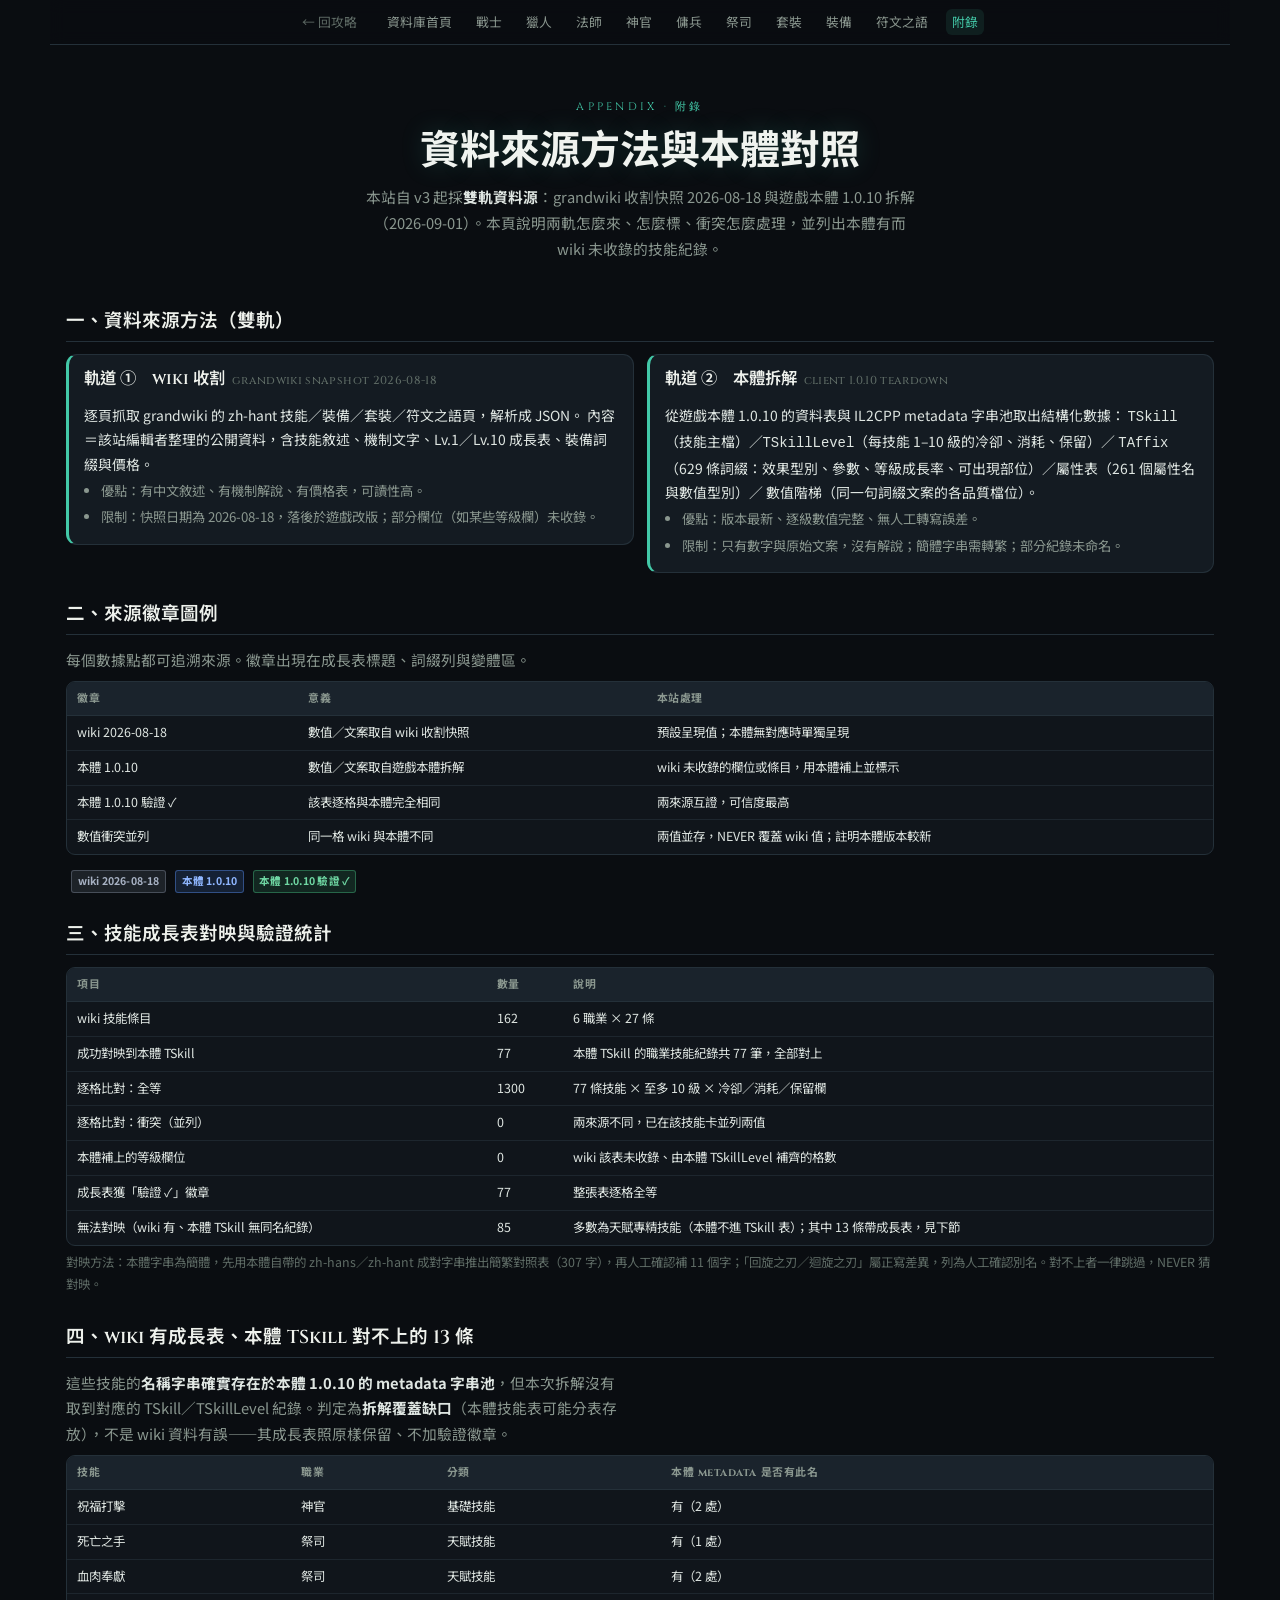
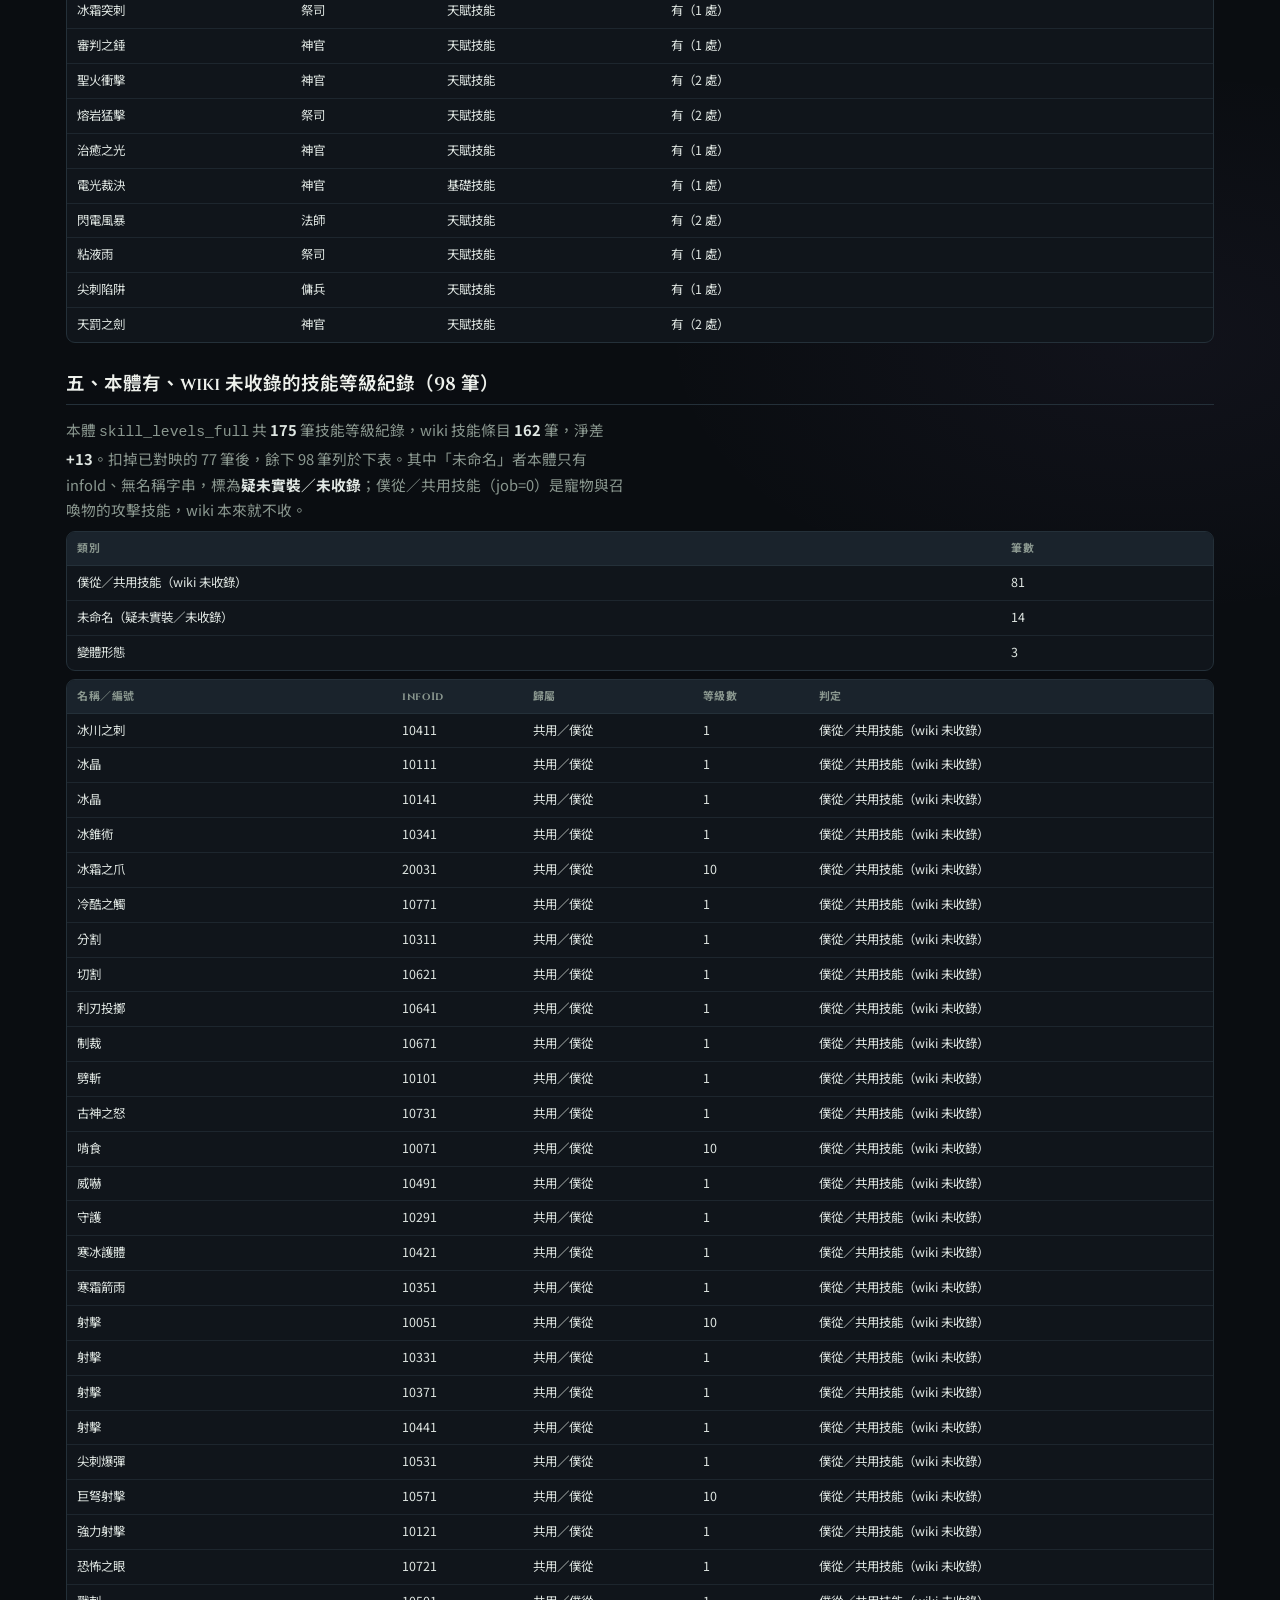
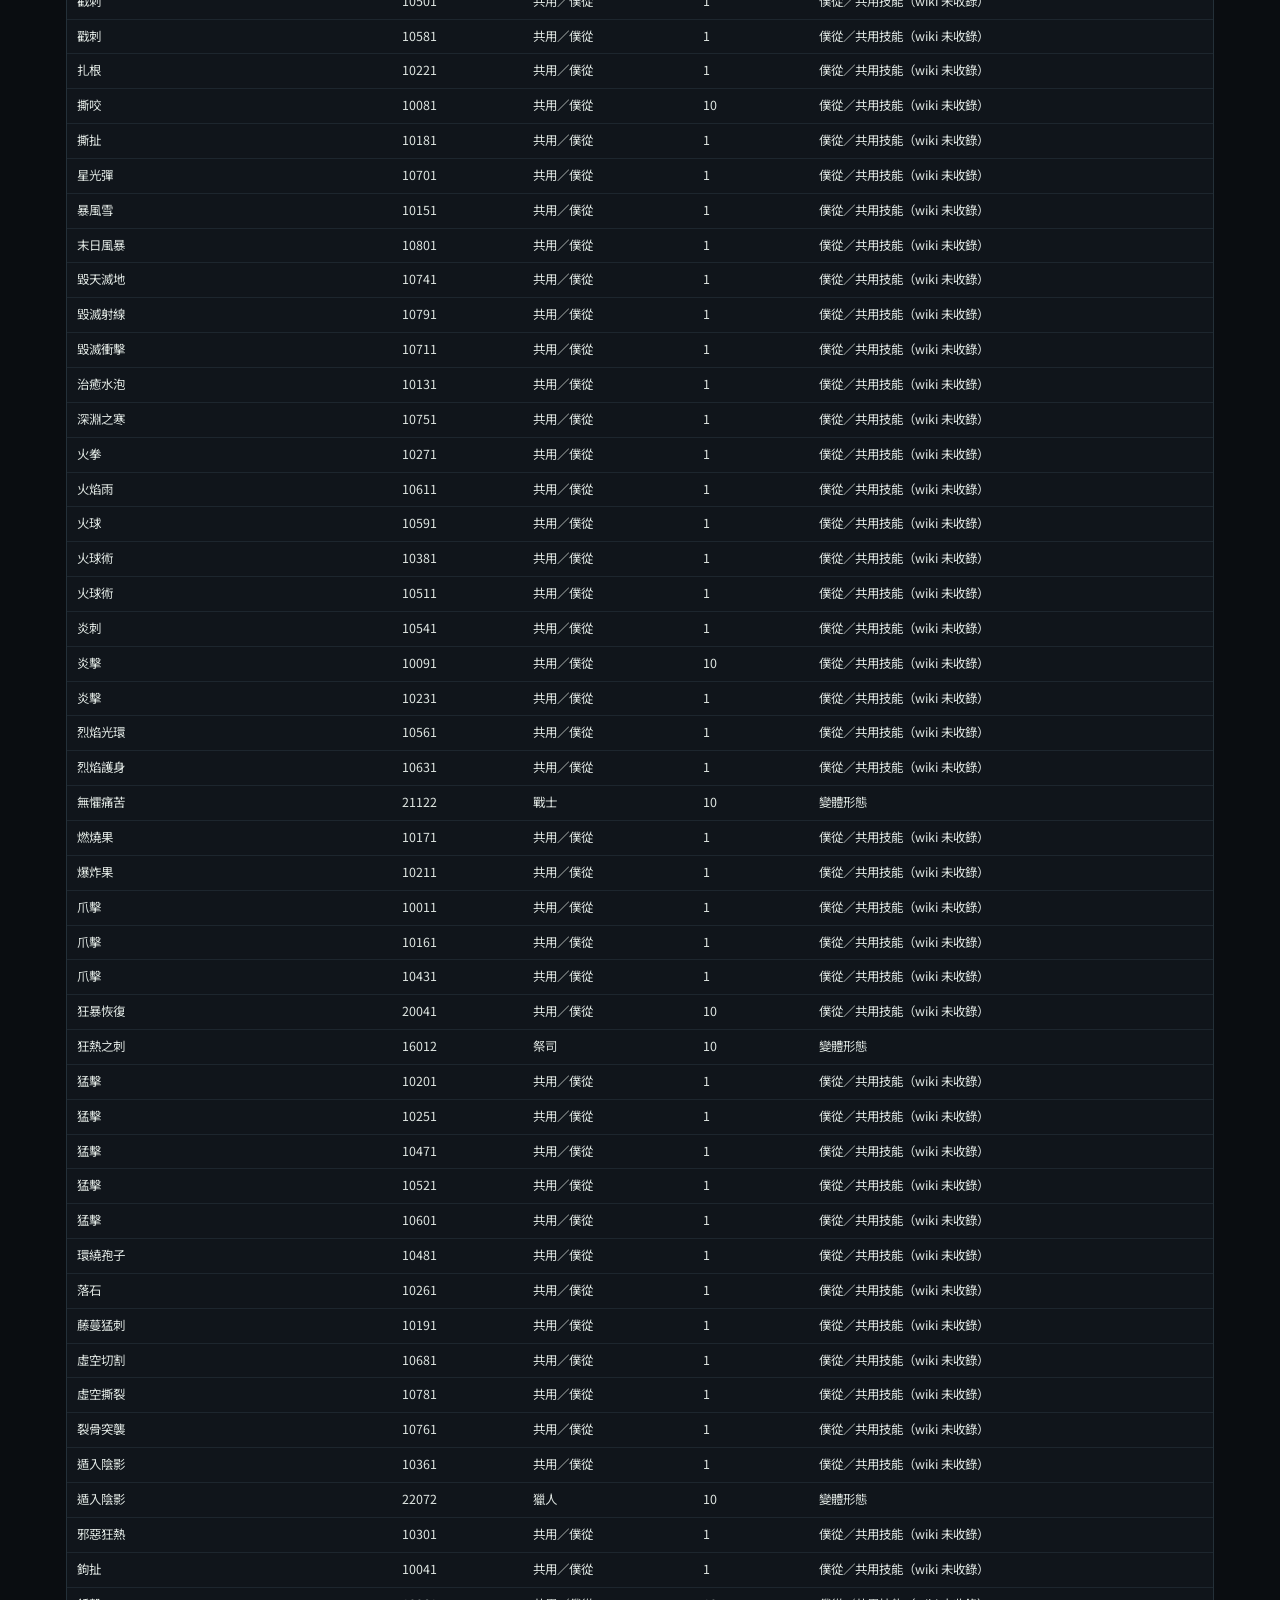
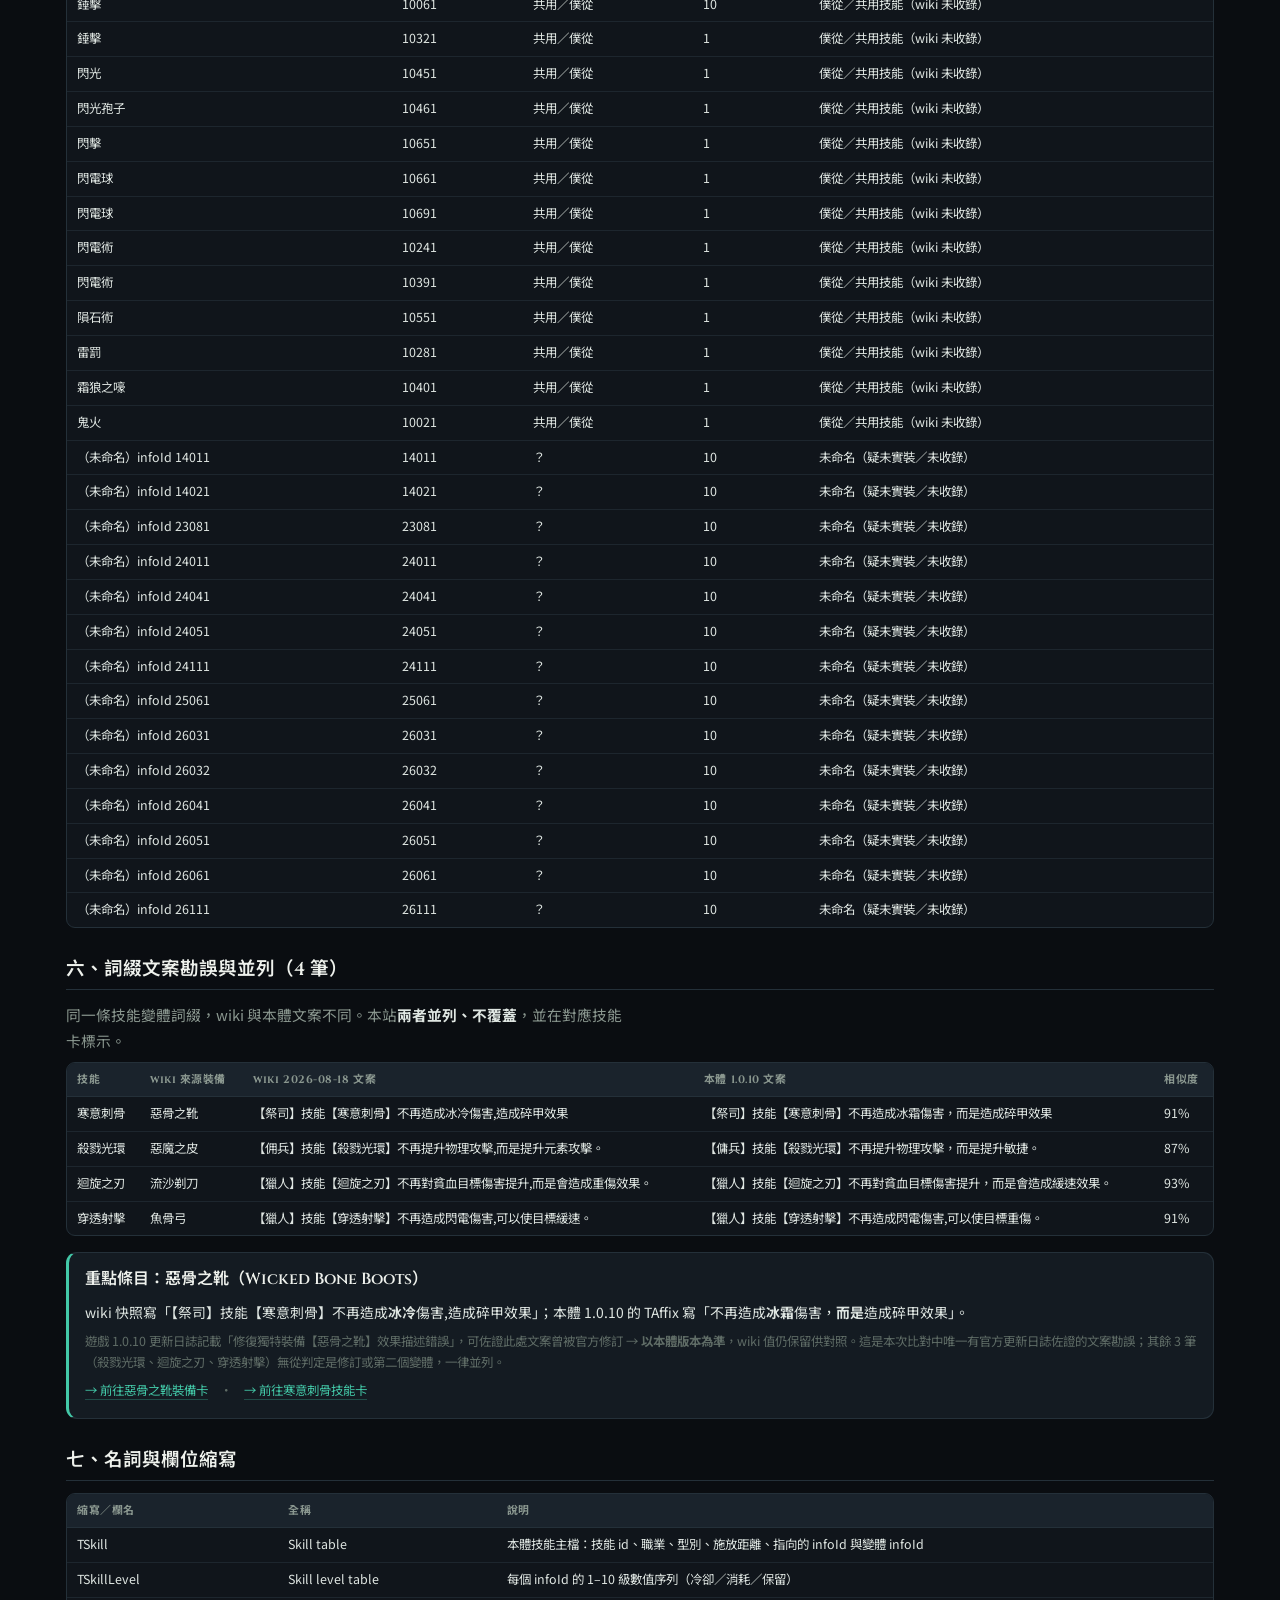
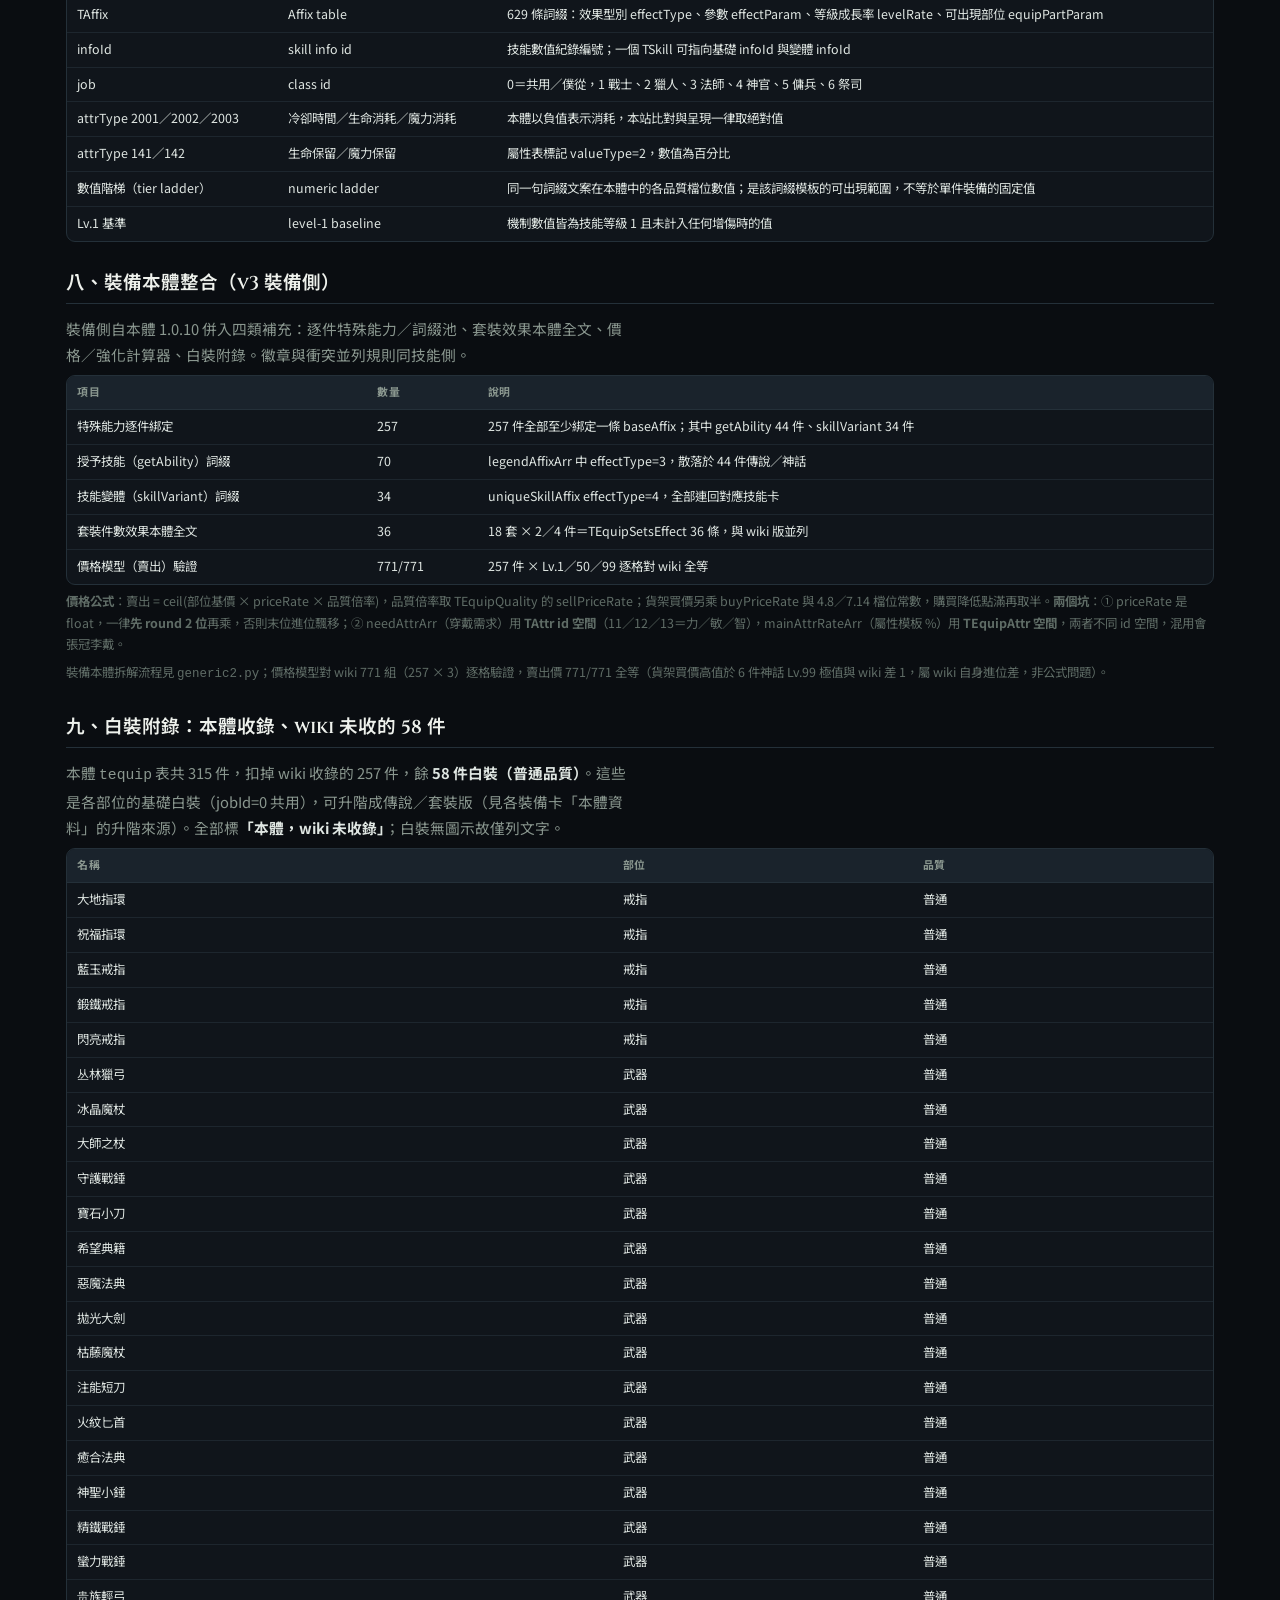
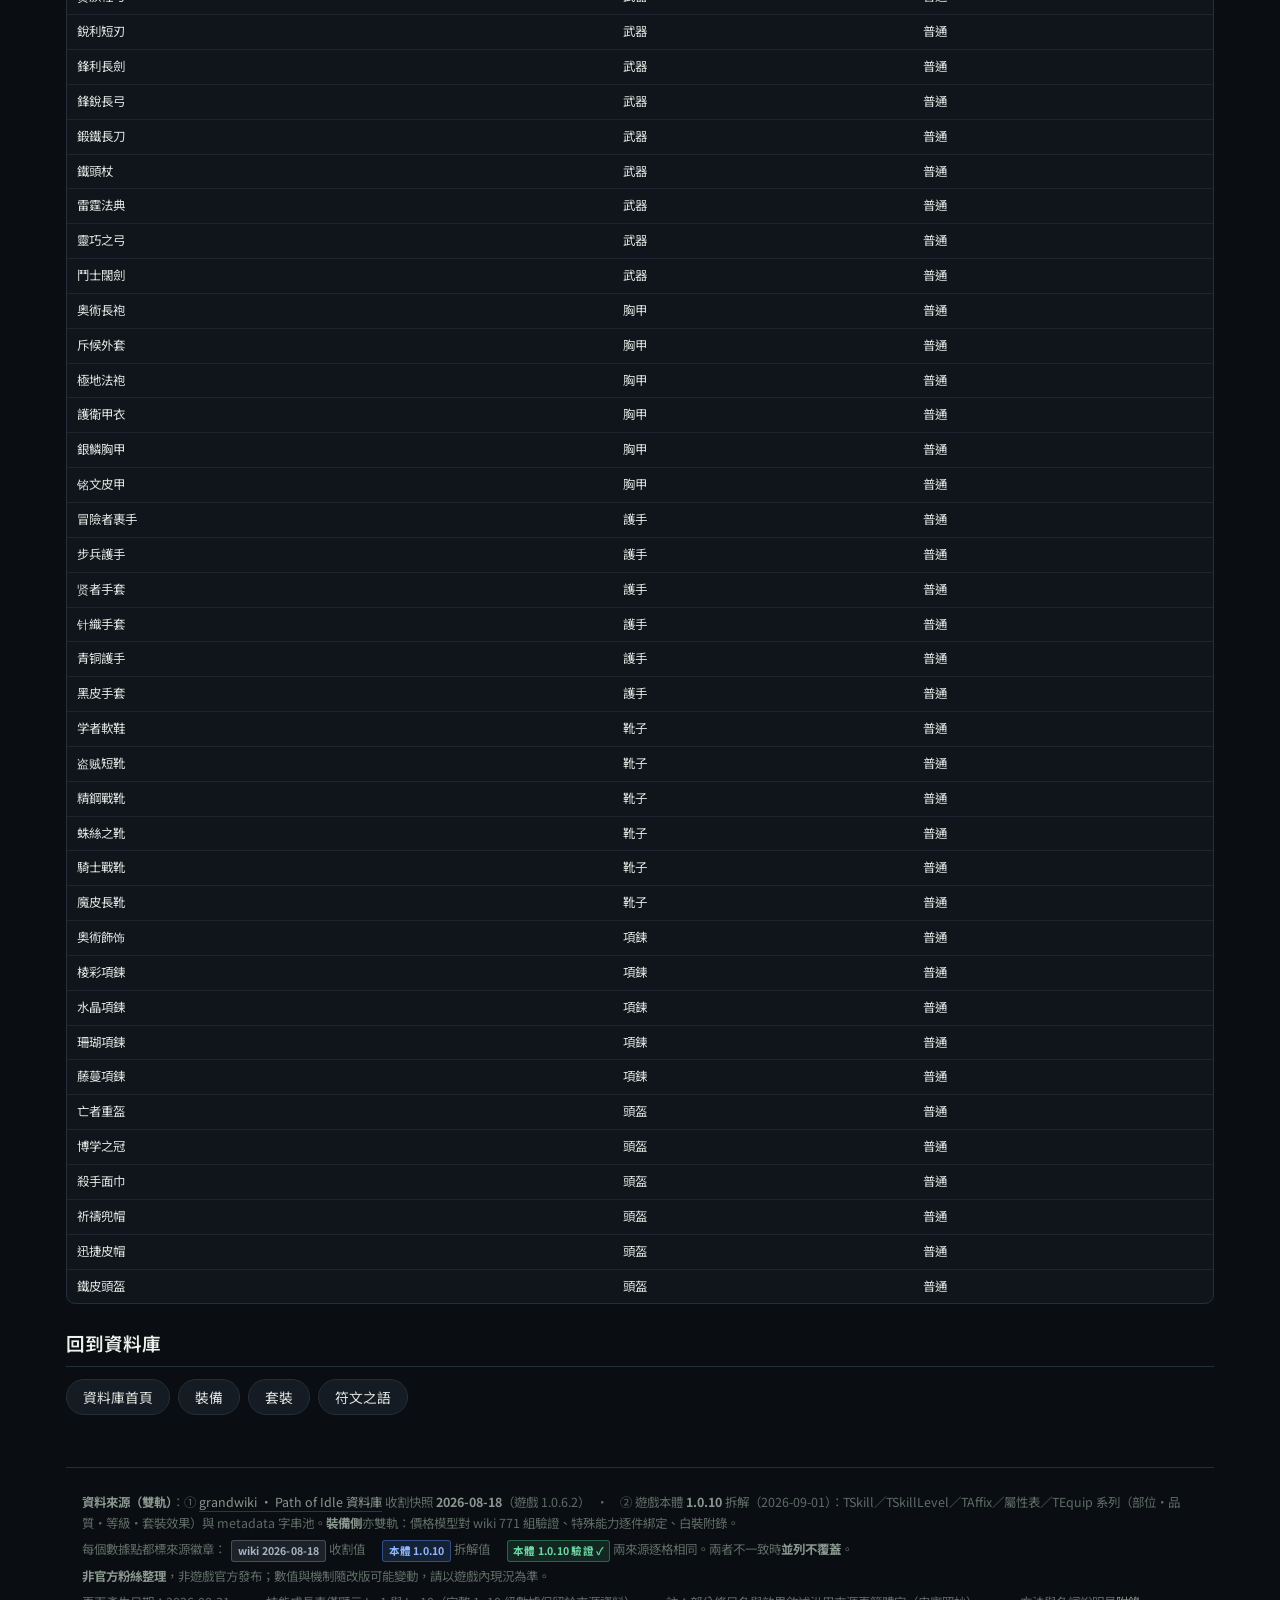
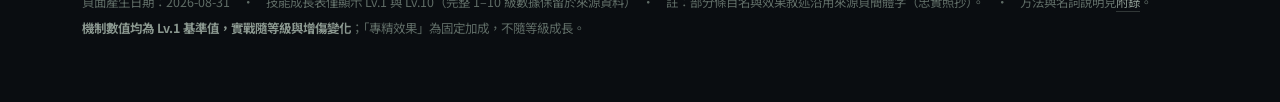
<file: db/appendix.html>
<!doctype html>
<html lang="zh-Hant">
<head>
<meta charset="utf-8">
<meta name="viewport" content="width=device-width, initial-scale=1">
<title>附錄：資料來源與本體對照 · Path of Idle 資料庫</title>
<link rel="preconnect" href="https://fonts.googleapis.com">
<link rel="preconnect" href="https://fonts.gstatic.com" crossorigin>
<link href="https://fonts.googleapis.com/css2?family=Cinzel:wght@500;600;700&family=Noto+Sans+TC:wght@400;500;700&display=swap" rel="stylesheet">
<link rel="stylesheet" href="db.css">
</head>
<body>
<div class="wrap">
<nav class="dbnav">
<a class="back" href="../index.html">← 回攻略</a>
<a href="index.html">資料庫首頁</a>
<a href="skills-warrior.html">戰士</a>
<a href="skills-hunter.html">獵人</a>
<a href="skills-mage.html">法師</a>
<a href="skills-cleric.html">神官</a>
<a href="skills-mercenary.html">傭兵</a>
<a href="skills-priest.html">祭司</a>
<a href="sets.html">套裝</a>
<a href="equipment.html">裝備</a>
<a href="runewords.html">符文之語</a>
<a href="appendix.html" class="on">附錄</a>
</nav>
<header class="phead center"><div class="eyebrow">Appendix · 附錄</div><h1>資料來源方法與本體對照</h1><p class="lead">本站自 v3 起採<b>雙軌資料源</b>：grandwiki 收割快照 2026-08-18 與遊戲本體 1.0.10 拆解（2026-09-01）。本頁說明兩軌怎麼來、怎麼標、衝突怎麼處理，並列出本體有而 wiki 未收錄的技能紀錄。</p></header>
<section class="grp" id="method">
<h2>一、資料來源方法（雙軌）</h2>
<div class="grid two">
<article class="card"><header class="ch"><div class="ct"><h3 class="nm">軌道 ①　wiki 收割<span class="en">grandwiki snapshot 2026-08-18</span></h3></div></header>
<p class="desc">逐頁抓取 grandwiki 的 zh-hant 技能／裝備／套裝／符文之語頁，解析成 JSON。
內容＝該站編輯者整理的公開資料，含技能敘述、機制文字、Lv.1／Lv.10 成長表、裝備詞綴與價格。</p>
<ul class="mech"><li>優點：有中文敘述、有機制解說、有價格表，可讀性高。</li>
<li>限制：快照日期為 2026-08-18，落後於遊戲改版；部分欄位（如某些等級欄）未收錄。</li></ul></article>
<article class="card"><header class="ch"><div class="ct"><h3 class="nm">軌道 ②　本體拆解<span class="en">client 1.0.10 teardown</span></h3></div></header>
<p class="desc">從遊戲本體 1.0.10 的資料表與 IL2CPP metadata 字串池取出結構化數據：
<code>TSkill</code>（技能主檔）／<code>TSkillLevel</code>（每技能 1–10 級的冷卻、消耗、保留）／
<code>TAffix</code>（629 條詞綴：效果型別、參數、等級成長率、可出現部位）／屬性表（261 個屬性名與數值型別）／
數值階梯（同一句詞綴文案的各品質檔位）。</p>
<ul class="mech"><li>優點：版本最新、逐級數值完整、無人工轉寫誤差。</li>
<li>限制：只有數字與原始文案，沒有解說；簡體字串需轉繁；部分紀錄未命名。</li></ul></article>
</div>
</section>
<section class="grp" id="badges"><h2>二、來源徽章圖例</h2><p class="lead">每個數據點都可追溯來源。徽章出現在成長表標題、詞綴列與變體區。</p><div class="tablecard"><table><thead><tr><th>徽章</th><th>意義</th><th>本站處理</th></tr></thead><tbody><tr><td>wiki 2026-08-18</td><td>數值／文案取自 wiki 收割快照</td><td>預設呈現值；本體無對應時單獨呈現</td></tr><tr><td>本體 1.0.10</td><td>數值／文案取自遊戲本體拆解</td><td>wiki 未收錄的欄位或條目，用本體補上並標示</td></tr><tr><td>本體 1.0.10 驗證 ✓</td><td>該表逐格與本體完全相同</td><td>兩來源互證，可信度最高</td></tr><tr><td>數值衝突並列</td><td>同一格 wiki 與本體不同</td><td>兩值並存，NEVER 覆蓋 wiki 值；註明本體版本較新</td></tr></tbody></table></div><div class="legend"><span class="sb wiki">wiki 2026-08-18</span> <span class="sb core">本體 1.0.10</span> <span class="sb ok" title="wiki 值與本體 1.0.10 拆解逐格相同">本體 1.0.10 驗證 ✓</span></div></section>
<section class="grp" id="stats"><h2>三、技能成長表對映與驗證統計</h2><div class="tablecard"><table><thead><tr><th>項目</th><th>數量</th><th>說明</th></tr></thead><tbody><tr><td>wiki 技能條目</td><td>162</td><td>6 職業 × 27 條</td></tr><tr><td>成功對映到本體 TSkill</td><td>77</td><td>本體 TSkill 的職業技能紀錄共 77 筆，全部對上</td></tr><tr><td>逐格比對：全等</td><td>1300</td><td>77 條技能 × 至多 10 級 × 冷卻／消耗／保留欄</td></tr><tr><td>逐格比對：衝突（並列）</td><td>0</td><td>兩來源不同，已在該技能卡並列兩值</td></tr><tr><td>本體補上的等級欄位</td><td>0</td><td>wiki 該表未收錄、由本體 TSkillLevel 補齊的格數</td></tr><tr><td>成長表獲「驗證 ✓」徽章</td><td>77</td><td>整張表逐格全等</td></tr><tr><td>無法對映（wiki 有、本體 TSkill 無同名紀錄）</td><td>85</td><td>多數為天賦專精技能（本體不進 TSkill 表）；其中 13 條帶成長表，見下節</td></tr></tbody></table></div><p class="note">對映方法：本體字串為簡體，先用本體自帶的 zh-hans／zh-hant 成對字串推出簡繁對照表（307 字），再人工確認補 11 個字；「回旋之刃／迴旋之刃」屬正寫差異，列為人工確認別名。對不上者一律跳過，NEVER 猜對映。</p></section>
<section class="grp" id="gap"><h2>四、wiki 有成長表、本體 TSkill 對不上的 13 條</h2><p class="lead">這些技能的<b>名稱字串確實存在於本體 1.0.10 的 metadata 字串池</b>，但本次拆解沒有取到對應的 TSkill／TSkillLevel 紀錄。判定為<b>拆解覆蓋缺口</b>（本體技能表可能分表存放），不是 wiki 資料有誤——其成長表照原樣保留、不加驗證徽章。</p><div class="tablecard"><table><thead><tr><th>技能</th><th>職業</th><th>分類</th><th>本體 metadata 是否有此名</th></tr></thead><tbody><tr><td>祝福打擊</td><td>神官</td><td>基礎技能</td><td>有（2 處）</td></tr><tr><td>死亡之手</td><td>祭司</td><td>天賦技能</td><td>有（1 處）</td></tr><tr><td>血肉奉獻</td><td>祭司</td><td>天賦技能</td><td>有（2 處）</td></tr><tr><td>冰霜突刺</td><td>祭司</td><td>天賦技能</td><td>有（1 處）</td></tr><tr><td>審判之錘</td><td>神官</td><td>天賦技能</td><td>有（1 處）</td></tr><tr><td>聖火衝擊</td><td>神官</td><td>天賦技能</td><td>有（2 處）</td></tr><tr><td>熔岩猛擊</td><td>祭司</td><td>天賦技能</td><td>有（2 處）</td></tr><tr><td>治癒之光</td><td>神官</td><td>天賦技能</td><td>有（1 處）</td></tr><tr><td>電光裁決</td><td>神官</td><td>基礎技能</td><td>有（1 處）</td></tr><tr><td>閃電風暴</td><td>法師</td><td>天賦技能</td><td>有（2 處）</td></tr><tr><td>粘液雨</td><td>祭司</td><td>天賦技能</td><td>有（1 處）</td></tr><tr><td>尖刺陷阱</td><td>傭兵</td><td>天賦技能</td><td>有（1 處）</td></tr><tr><td>天罰之劍</td><td>神官</td><td>天賦技能</td><td>有（2 處）</td></tr></tbody></table></div></section>
<section class="grp" id="extra"><h2>五、本體有、wiki 未收錄的技能等級紀錄（98 筆）</h2><p class="lead">本體 <code>skill_levels_full</code> 共 <b>175</b> 筆技能等級紀錄，wiki 技能條目 <b>162</b> 筆，淨差 <b>+13</b>。扣掉已對映的 77 筆後，餘下 98 筆列於下表。其中「未命名」者本體只有 infoId、無名稱字串，標為<b>疑未實裝／未收錄</b>；僕從／共用技能（job=0）是寵物與召喚物的攻擊技能，wiki 本來就不收。</p><div class="tablecard"><table><thead><tr><th>類別</th><th>筆數</th></tr></thead><tbody><tr><td>僕從／共用技能（wiki 未收錄）</td><td>81</td></tr><tr><td>未命名（疑未實裝／未收錄）</td><td>14</td></tr><tr><td>變體形態</td><td>3</td></tr></tbody></table></div><div class="tablecard"><table><thead><tr><th>名稱／編號</th><th>infoId</th><th>歸屬</th><th>等級數</th><th>判定</th></tr></thead><tbody><tr><td>冰川之刺</td><td>10411</td><td>共用／僕從</td><td>1</td><td>僕從／共用技能（wiki 未收錄）</td></tr><tr><td>冰晶</td><td>10111</td><td>共用／僕從</td><td>1</td><td>僕從／共用技能（wiki 未收錄）</td></tr><tr><td>冰晶</td><td>10141</td><td>共用／僕從</td><td>1</td><td>僕從／共用技能（wiki 未收錄）</td></tr><tr><td>冰錐術</td><td>10341</td><td>共用／僕從</td><td>1</td><td>僕從／共用技能（wiki 未收錄）</td></tr><tr><td>冰霜之爪</td><td>20031</td><td>共用／僕從</td><td>10</td><td>僕從／共用技能（wiki 未收錄）</td></tr><tr><td>冷酷之觸</td><td>10771</td><td>共用／僕從</td><td>1</td><td>僕從／共用技能（wiki 未收錄）</td></tr><tr><td>分割</td><td>10311</td><td>共用／僕從</td><td>1</td><td>僕從／共用技能（wiki 未收錄）</td></tr><tr><td>切割</td><td>10621</td><td>共用／僕從</td><td>1</td><td>僕從／共用技能（wiki 未收錄）</td></tr><tr><td>利刃投擲</td><td>10641</td><td>共用／僕從</td><td>1</td><td>僕從／共用技能（wiki 未收錄）</td></tr><tr><td>制裁</td><td>10671</td><td>共用／僕從</td><td>1</td><td>僕從／共用技能（wiki 未收錄）</td></tr><tr><td>劈斬</td><td>10101</td><td>共用／僕從</td><td>1</td><td>僕從／共用技能（wiki 未收錄）</td></tr><tr><td>古神之怒</td><td>10731</td><td>共用／僕從</td><td>1</td><td>僕從／共用技能（wiki 未收錄）</td></tr><tr><td>啃食</td><td>10071</td><td>共用／僕從</td><td>10</td><td>僕從／共用技能（wiki 未收錄）</td></tr><tr><td>威嚇</td><td>10491</td><td>共用／僕從</td><td>1</td><td>僕從／共用技能（wiki 未收錄）</td></tr><tr><td>守護</td><td>10291</td><td>共用／僕從</td><td>1</td><td>僕從／共用技能（wiki 未收錄）</td></tr><tr><td>寒冰護體</td><td>10421</td><td>共用／僕從</td><td>1</td><td>僕從／共用技能（wiki 未收錄）</td></tr><tr><td>寒霜箭雨</td><td>10351</td><td>共用／僕從</td><td>1</td><td>僕從／共用技能（wiki 未收錄）</td></tr><tr><td>射擊</td><td>10051</td><td>共用／僕從</td><td>10</td><td>僕從／共用技能（wiki 未收錄）</td></tr><tr><td>射擊</td><td>10331</td><td>共用／僕從</td><td>1</td><td>僕從／共用技能（wiki 未收錄）</td></tr><tr><td>射擊</td><td>10371</td><td>共用／僕從</td><td>1</td><td>僕從／共用技能（wiki 未收錄）</td></tr><tr><td>射擊</td><td>10441</td><td>共用／僕從</td><td>1</td><td>僕從／共用技能（wiki 未收錄）</td></tr><tr><td>尖刺爆彈</td><td>10531</td><td>共用／僕從</td><td>1</td><td>僕從／共用技能（wiki 未收錄）</td></tr><tr><td>巨弩射擊</td><td>10571</td><td>共用／僕從</td><td>10</td><td>僕從／共用技能（wiki 未收錄）</td></tr><tr><td>強力射擊</td><td>10121</td><td>共用／僕從</td><td>1</td><td>僕從／共用技能（wiki 未收錄）</td></tr><tr><td>恐怖之眼</td><td>10721</td><td>共用／僕從</td><td>1</td><td>僕從／共用技能（wiki 未收錄）</td></tr><tr><td>戳刺</td><td>10501</td><td>共用／僕從</td><td>1</td><td>僕從／共用技能（wiki 未收錄）</td></tr><tr><td>戳刺</td><td>10581</td><td>共用／僕從</td><td>1</td><td>僕從／共用技能（wiki 未收錄）</td></tr><tr><td>扎根</td><td>10221</td><td>共用／僕從</td><td>1</td><td>僕從／共用技能（wiki 未收錄）</td></tr><tr><td>撕咬</td><td>10081</td><td>共用／僕從</td><td>10</td><td>僕從／共用技能（wiki 未收錄）</td></tr><tr><td>撕扯</td><td>10181</td><td>共用／僕從</td><td>1</td><td>僕從／共用技能（wiki 未收錄）</td></tr><tr><td>星光彈</td><td>10701</td><td>共用／僕從</td><td>1</td><td>僕從／共用技能（wiki 未收錄）</td></tr><tr><td>暴風雪</td><td>10151</td><td>共用／僕從</td><td>1</td><td>僕從／共用技能（wiki 未收錄）</td></tr><tr><td>末日風暴</td><td>10801</td><td>共用／僕從</td><td>1</td><td>僕從／共用技能（wiki 未收錄）</td></tr><tr><td>毀天滅地</td><td>10741</td><td>共用／僕從</td><td>1</td><td>僕從／共用技能（wiki 未收錄）</td></tr><tr><td>毀滅射線</td><td>10791</td><td>共用／僕從</td><td>1</td><td>僕從／共用技能（wiki 未收錄）</td></tr><tr><td>毀滅衝擊</td><td>10711</td><td>共用／僕從</td><td>1</td><td>僕從／共用技能（wiki 未收錄）</td></tr><tr><td>治癒水泡</td><td>10131</td><td>共用／僕從</td><td>1</td><td>僕從／共用技能（wiki 未收錄）</td></tr><tr><td>深淵之寒</td><td>10751</td><td>共用／僕從</td><td>1</td><td>僕從／共用技能（wiki 未收錄）</td></tr><tr><td>火拳</td><td>10271</td><td>共用／僕從</td><td>1</td><td>僕從／共用技能（wiki 未收錄）</td></tr><tr><td>火焰雨</td><td>10611</td><td>共用／僕從</td><td>1</td><td>僕從／共用技能（wiki 未收錄）</td></tr><tr><td>火球</td><td>10591</td><td>共用／僕從</td><td>1</td><td>僕從／共用技能（wiki 未收錄）</td></tr><tr><td>火球術</td><td>10381</td><td>共用／僕從</td><td>1</td><td>僕從／共用技能（wiki 未收錄）</td></tr><tr><td>火球術</td><td>10511</td><td>共用／僕從</td><td>1</td><td>僕從／共用技能（wiki 未收錄）</td></tr><tr><td>炎刺</td><td>10541</td><td>共用／僕從</td><td>1</td><td>僕從／共用技能（wiki 未收錄）</td></tr><tr><td>炎擊</td><td>10091</td><td>共用／僕從</td><td>10</td><td>僕從／共用技能（wiki 未收錄）</td></tr><tr><td>炎擊</td><td>10231</td><td>共用／僕從</td><td>1</td><td>僕從／共用技能（wiki 未收錄）</td></tr><tr><td>烈焰光環</td><td>10561</td><td>共用／僕從</td><td>1</td><td>僕從／共用技能（wiki 未收錄）</td></tr><tr><td>烈焰護身</td><td>10631</td><td>共用／僕從</td><td>1</td><td>僕從／共用技能（wiki 未收錄）</td></tr><tr><td>無懼痛苦</td><td>21122</td><td>戰士</td><td>10</td><td>變體形態</td></tr><tr><td>燃燒果</td><td>10171</td><td>共用／僕從</td><td>1</td><td>僕從／共用技能（wiki 未收錄）</td></tr><tr><td>爆炸果</td><td>10211</td><td>共用／僕從</td><td>1</td><td>僕從／共用技能（wiki 未收錄）</td></tr><tr><td>爪擊</td><td>10011</td><td>共用／僕從</td><td>1</td><td>僕從／共用技能（wiki 未收錄）</td></tr><tr><td>爪擊</td><td>10161</td><td>共用／僕從</td><td>1</td><td>僕從／共用技能（wiki 未收錄）</td></tr><tr><td>爪擊</td><td>10431</td><td>共用／僕從</td><td>1</td><td>僕從／共用技能（wiki 未收錄）</td></tr><tr><td>狂暴恢復</td><td>20041</td><td>共用／僕從</td><td>10</td><td>僕從／共用技能（wiki 未收錄）</td></tr><tr><td>狂熱之刺</td><td>16012</td><td>祭司</td><td>10</td><td>變體形態</td></tr><tr><td>猛擊</td><td>10201</td><td>共用／僕從</td><td>1</td><td>僕從／共用技能（wiki 未收錄）</td></tr><tr><td>猛擊</td><td>10251</td><td>共用／僕從</td><td>1</td><td>僕從／共用技能（wiki 未收錄）</td></tr><tr><td>猛擊</td><td>10471</td><td>共用／僕從</td><td>1</td><td>僕從／共用技能（wiki 未收錄）</td></tr><tr><td>猛擊</td><td>10521</td><td>共用／僕從</td><td>1</td><td>僕從／共用技能（wiki 未收錄）</td></tr><tr><td>猛擊</td><td>10601</td><td>共用／僕從</td><td>1</td><td>僕從／共用技能（wiki 未收錄）</td></tr><tr><td>環繞孢子</td><td>10481</td><td>共用／僕從</td><td>1</td><td>僕從／共用技能（wiki 未收錄）</td></tr><tr><td>落石</td><td>10261</td><td>共用／僕從</td><td>1</td><td>僕從／共用技能（wiki 未收錄）</td></tr><tr><td>藤蔓猛刺</td><td>10191</td><td>共用／僕從</td><td>1</td><td>僕從／共用技能（wiki 未收錄）</td></tr><tr><td>虛空切割</td><td>10681</td><td>共用／僕從</td><td>1</td><td>僕從／共用技能（wiki 未收錄）</td></tr><tr><td>虛空撕裂</td><td>10781</td><td>共用／僕從</td><td>1</td><td>僕從／共用技能（wiki 未收錄）</td></tr><tr><td>裂骨突襲</td><td>10761</td><td>共用／僕從</td><td>1</td><td>僕從／共用技能（wiki 未收錄）</td></tr><tr><td>遁入陰影</td><td>10361</td><td>共用／僕從</td><td>1</td><td>僕從／共用技能（wiki 未收錄）</td></tr><tr><td>遁入陰影</td><td>22072</td><td>獵人</td><td>10</td><td>變體形態</td></tr><tr><td>邪惡狂熱</td><td>10301</td><td>共用／僕從</td><td>1</td><td>僕從／共用技能（wiki 未收錄）</td></tr><tr><td>鉤扯</td><td>10041</td><td>共用／僕從</td><td>1</td><td>僕從／共用技能（wiki 未收錄）</td></tr><tr><td>錘擊</td><td>10061</td><td>共用／僕從</td><td>10</td><td>僕從／共用技能（wiki 未收錄）</td></tr><tr><td>錘擊</td><td>10321</td><td>共用／僕從</td><td>1</td><td>僕從／共用技能（wiki 未收錄）</td></tr><tr><td>閃光</td><td>10451</td><td>共用／僕從</td><td>1</td><td>僕從／共用技能（wiki 未收錄）</td></tr><tr><td>閃光孢子</td><td>10461</td><td>共用／僕從</td><td>1</td><td>僕從／共用技能（wiki 未收錄）</td></tr><tr><td>閃擊</td><td>10651</td><td>共用／僕從</td><td>1</td><td>僕從／共用技能（wiki 未收錄）</td></tr><tr><td>閃電球</td><td>10661</td><td>共用／僕從</td><td>1</td><td>僕從／共用技能（wiki 未收錄）</td></tr><tr><td>閃電球</td><td>10691</td><td>共用／僕從</td><td>1</td><td>僕從／共用技能（wiki 未收錄）</td></tr><tr><td>閃電術</td><td>10241</td><td>共用／僕從</td><td>1</td><td>僕從／共用技能（wiki 未收錄）</td></tr><tr><td>閃電術</td><td>10391</td><td>共用／僕從</td><td>1</td><td>僕從／共用技能（wiki 未收錄）</td></tr><tr><td>隕石術</td><td>10551</td><td>共用／僕從</td><td>1</td><td>僕從／共用技能（wiki 未收錄）</td></tr><tr><td>雷罰</td><td>10281</td><td>共用／僕從</td><td>1</td><td>僕從／共用技能（wiki 未收錄）</td></tr><tr><td>霜狼之嚎</td><td>10401</td><td>共用／僕從</td><td>1</td><td>僕從／共用技能（wiki 未收錄）</td></tr><tr><td>鬼火</td><td>10021</td><td>共用／僕從</td><td>1</td><td>僕從／共用技能（wiki 未收錄）</td></tr><tr><td>（未命名）infoId 14011</td><td>14011</td><td>？</td><td>10</td><td>未命名（疑未實裝／未收錄）</td></tr><tr><td>（未命名）infoId 14021</td><td>14021</td><td>？</td><td>10</td><td>未命名（疑未實裝／未收錄）</td></tr><tr><td>（未命名）infoId 23081</td><td>23081</td><td>？</td><td>10</td><td>未命名（疑未實裝／未收錄）</td></tr><tr><td>（未命名）infoId 24011</td><td>24011</td><td>？</td><td>10</td><td>未命名（疑未實裝／未收錄）</td></tr><tr><td>（未命名）infoId 24041</td><td>24041</td><td>？</td><td>10</td><td>未命名（疑未實裝／未收錄）</td></tr><tr><td>（未命名）infoId 24051</td><td>24051</td><td>？</td><td>10</td><td>未命名（疑未實裝／未收錄）</td></tr><tr><td>（未命名）infoId 24111</td><td>24111</td><td>？</td><td>10</td><td>未命名（疑未實裝／未收錄）</td></tr><tr><td>（未命名）infoId 25061</td><td>25061</td><td>？</td><td>10</td><td>未命名（疑未實裝／未收錄）</td></tr><tr><td>（未命名）infoId 26031</td><td>26031</td><td>？</td><td>10</td><td>未命名（疑未實裝／未收錄）</td></tr><tr><td>（未命名）infoId 26032</td><td>26032</td><td>？</td><td>10</td><td>未命名（疑未實裝／未收錄）</td></tr><tr><td>（未命名）infoId 26041</td><td>26041</td><td>？</td><td>10</td><td>未命名（疑未實裝／未收錄）</td></tr><tr><td>（未命名）infoId 26051</td><td>26051</td><td>？</td><td>10</td><td>未命名（疑未實裝／未收錄）</td></tr><tr><td>（未命名）infoId 26061</td><td>26061</td><td>？</td><td>10</td><td>未命名（疑未實裝／未收錄）</td></tr><tr><td>（未命名）infoId 26111</td><td>26111</td><td>？</td><td>10</td><td>未命名（疑未實裝／未收錄）</td></tr></tbody></table></div></section>
<section class="grp" id="errata"><h2>六、詞綴文案勘誤與並列（4 筆）</h2><p class="lead">同一條技能變體詞綴，wiki 與本體文案不同。本站<b>兩者並列、不覆蓋</b>，並在對應技能卡標示。</p><div class="tablecard"><table><thead><tr><th>技能</th><th>wiki 來源裝備</th><th>wiki 2026-08-18 文案</th><th>本體 1.0.10 文案</th><th>相似度</th></tr></thead><tbody><tr><td>寒意刺骨</td><td>惡骨之靴</td><td>【祭司】技能【寒意刺骨】不再造成冰冷傷害,造成碎甲效果</td><td>【祭司】技能【寒意刺骨】不再造成冰霜傷害，而是造成碎甲效果</td><td>91%</td></tr><tr><td>殺戮光環</td><td>惡魔之皮</td><td>【佣兵】技能【殺戮光環】不再提升物理攻擊,而是提升元素攻擊。</td><td>【傭兵】技能【殺戮光環】不再提升物理攻擊，而是提升敏捷。</td><td>87%</td></tr><tr><td>迴旋之刃</td><td>流沙剃刀</td><td>【獵人】技能【迴旋之刃】不再對貧血目標傷害提升,而是會造成重傷效果。</td><td>【獵人】技能【迴旋之刃】不再對貧血目標傷害提升，而是會造成緩速效果。</td><td>93%</td></tr><tr><td>穿透射擊</td><td>魚骨弓</td><td>【獵人】技能【穿透射擊】不再造成閃電傷害,可以使目標緩速。</td><td>【獵人】技能【穿透射擊】不再造成閃電傷害,可以使目標重傷。</td><td>91%</td></tr></tbody></table></div><div class="card errbox"><h3 class="nm">重點條目：惡骨之靴（Wicked Bone Boots）</h3><p class="desc">wiki 快照寫「【祭司】技能【寒意刺骨】不再造成<b>冰冷</b>傷害,造成碎甲效果」；本體 1.0.10 的 TAffix 寫「不再造成<b>冰霜</b>傷害，<b>而是</b>造成碎甲效果」。</p><p class="note">遊戲 1.0.10 更新日誌記載「修復獨特裝備【惡骨之靴】效果描述錯誤」，可佐證此處文案曾被官方修訂 → <b>以本體版本為準</b>，wiki 值仍保留供對照。這是本次比對中唯一有官方更新日誌佐證的文案勘誤；其餘 3 筆（殺戮光環、迴旋之刃、穿透射擊）無從判定是修訂或第二個變體，一律並列。</p><p class="note"><a href="equipment.html#eq-wicked-bone-boots">→ 前往惡骨之靴裝備卡</a>　·　<a href="skills-priest.html#sk-bone-chill">→ 前往寒意刺骨技能卡</a></p></div></section>
<section class="grp" id="abbrev"><h2>七、名詞與欄位縮寫</h2><div class="tablecard"><table><thead><tr><th>縮寫／欄名</th><th>全稱</th><th>說明</th></tr></thead><tbody><tr><td>TSkill</td><td>Skill table</td><td>本體技能主檔：技能 id、職業、型別、施放距離、指向的 infoId 與變體 infoId</td></tr><tr><td>TSkillLevel</td><td>Skill level table</td><td>每個 infoId 的 1–10 級數值序列（冷卻／消耗／保留）</td></tr><tr><td>TAffix</td><td>Affix table</td><td>629 條詞綴：效果型別 effectType、參數 effectParam、等級成長率 levelRate、可出現部位 equipPartParam</td></tr><tr><td>infoId</td><td>skill info id</td><td>技能數值紀錄編號；一個 TSkill 可指向基礎 infoId 與變體 infoId</td></tr><tr><td>job</td><td>class id</td><td>0＝共用／僕從，1 戰士、2 獵人、3 法師、4 神官、5 傭兵、6 祭司</td></tr><tr><td>attrType 2001／2002／2003</td><td>冷卻時間／生命消耗／魔力消耗</td><td>本體以負值表示消耗，本站比對與呈現一律取絕對值</td></tr><tr><td>attrType 141／142</td><td>生命保留／魔力保留</td><td>屬性表標記 valueType=2，數值為百分比</td></tr><tr><td>數值階梯（tier ladder）</td><td>numeric ladder</td><td>同一句詞綴文案在本體中的各品質檔位數值；是該詞綴模板的可出現範圍，不等於單件裝備的固定值</td></tr><tr><td>Lv.1 基準</td><td>level-1 baseline</td><td>機制數值皆為技能等級 1 且未計入任何增傷時的值</td></tr></tbody></table></div></section>
<section class="grp" id="corebind"><h2>八、裝備本體整合（v3 裝備側）</h2><p class="lead">裝備側自本體 1.0.10 併入四類補充：逐件特殊能力／詞綴池、套裝效果本體全文、價格／強化計算器、白裝附錄。徽章與衝突並列規則同技能側。</p><div class="tablecard"><table><thead><tr><th>項目</th><th>數量</th><th>說明</th></tr></thead><tbody><tr><td>特殊能力逐件綁定</td><td>257</td><td>257 件全部至少綁定一條 baseAffix；其中 getAbility 44 件、skillVariant 34 件</td></tr><tr><td>授予技能（getAbility）詞綴</td><td>70</td><td>legendAffixArr 中 effectType=3，散落於 44 件傳說／神話</td></tr><tr><td>技能變體（skillVariant）詞綴</td><td>34</td><td>uniqueSkillAffix effectType=4，全部連回對應技能卡</td></tr><tr><td>套裝件數效果本體全文</td><td>36</td><td>18 套 × 2／4 件＝TEquipSetsEffect 36 條，與 wiki 版並列</td></tr><tr><td>價格模型（賣出）驗證</td><td>771/771</td><td>257 件 × Lv.1／50／99 逐格對 wiki 全等</td></tr></tbody></table></div><p class="note"><b>價格公式</b>：賣出 = ceil(部位基價 × priceRate × 品質倍率)，品質倍率取 TEquipQuality 的 sellPriceRate；貨架買價另乘 buyPriceRate 與 4.8／7.14 檔位常數，購買降低點滿再取半。<b>兩個坑</b>：① priceRate 是 float，一律<b>先 round 2 位</b>再乘，否則末位進位飄移；② needAttrArr（穿戴需求）用 <b>TAttr id 空間</b>（11／12／13＝力／敏／智），mainAttrRateArr（屬性模板 %）用 <b>TEquipAttr 空間</b>，兩者不同 id 空間，混用會張冠李戴。</p><p class="note">裝備本體拆解流程見 <code>generic2.py</code>；價格模型對 wiki 771 組（257 × 3）逐格驗證，賣出價 771/771 全等（貨架買價高值於 6 件神話 Lv.99 極值與 wiki 差 1，屬 wiki 自身進位差，非公式問題）。</p></section>
<section class="grp" id="white"><h2>九、白裝附錄：本體收錄、wiki 未收的 58 件</h2><p class="lead">本體 <code>tequip</code> 表共 315 件，扣掉 wiki 收錄的 257 件，餘 <b>58 件白裝（普通品質）</b>。這些是各部位的基礎白裝（jobId=0 共用），可升階成傳說／套裝版（見各裝備卡「本體資料」的升階來源）。全部標<b>「本體，wiki 未收錄」</b>；白裝無圖示故僅列文字。</p><div class="tablecard"><table><thead><tr><th>名稱</th><th>部位</th><th>品質</th></tr></thead><tbody><tr><td>大地指環</td><td>戒指</td><td>普通</td></tr><tr><td>祝福指環</td><td>戒指</td><td>普通</td></tr><tr><td>藍玉戒指</td><td>戒指</td><td>普通</td></tr><tr><td>鍛鐵戒指</td><td>戒指</td><td>普通</td></tr><tr><td>閃亮戒指</td><td>戒指</td><td>普通</td></tr><tr><td>丛林獵弓</td><td>武器</td><td>普通</td></tr><tr><td>冰晶魔杖</td><td>武器</td><td>普通</td></tr><tr><td>大師之杖</td><td>武器</td><td>普通</td></tr><tr><td>守護戰錘</td><td>武器</td><td>普通</td></tr><tr><td>寶石小刀</td><td>武器</td><td>普通</td></tr><tr><td>希望典籍</td><td>武器</td><td>普通</td></tr><tr><td>惡魔法典</td><td>武器</td><td>普通</td></tr><tr><td>拋光大劍</td><td>武器</td><td>普通</td></tr><tr><td>枯藤魔杖</td><td>武器</td><td>普通</td></tr><tr><td>注能短刀</td><td>武器</td><td>普通</td></tr><tr><td>火紋匕首</td><td>武器</td><td>普通</td></tr><tr><td>癒合法典</td><td>武器</td><td>普通</td></tr><tr><td>神聖小錘</td><td>武器</td><td>普通</td></tr><tr><td>精鐵戰錘</td><td>武器</td><td>普通</td></tr><tr><td>蠻力戰錘</td><td>武器</td><td>普通</td></tr><tr><td>贵族輕弓</td><td>武器</td><td>普通</td></tr><tr><td>銳利短刃</td><td>武器</td><td>普通</td></tr><tr><td>鋒利長劍</td><td>武器</td><td>普通</td></tr><tr><td>鋒銳長弓</td><td>武器</td><td>普通</td></tr><tr><td>鍛鐵長刀</td><td>武器</td><td>普通</td></tr><tr><td>鐵頭杖</td><td>武器</td><td>普通</td></tr><tr><td>雷霆法典</td><td>武器</td><td>普通</td></tr><tr><td>靈巧之弓</td><td>武器</td><td>普通</td></tr><tr><td>鬥士闊劍</td><td>武器</td><td>普通</td></tr><tr><td>奥術長袍</td><td>胸甲</td><td>普通</td></tr><tr><td>斥候外套</td><td>胸甲</td><td>普通</td></tr><tr><td>極地法袍</td><td>胸甲</td><td>普通</td></tr><tr><td>護衛甲衣</td><td>胸甲</td><td>普通</td></tr><tr><td>銀鱗胸甲</td><td>胸甲</td><td>普通</td></tr><tr><td>铭文皮甲</td><td>胸甲</td><td>普通</td></tr><tr><td>冒險者裹手</td><td>護手</td><td>普通</td></tr><tr><td>步兵護手</td><td>護手</td><td>普通</td></tr><tr><td>贤者手套</td><td>護手</td><td>普通</td></tr><tr><td>针織手套</td><td>護手</td><td>普通</td></tr><tr><td>青铜護手</td><td>護手</td><td>普通</td></tr><tr><td>黑皮手套</td><td>護手</td><td>普通</td></tr><tr><td>学者軟鞋</td><td>靴子</td><td>普通</td></tr><tr><td>盗贼短靴</td><td>靴子</td><td>普通</td></tr><tr><td>精鋼戰靴</td><td>靴子</td><td>普通</td></tr><tr><td>蛛絲之靴</td><td>靴子</td><td>普通</td></tr><tr><td>騎士戰靴</td><td>靴子</td><td>普通</td></tr><tr><td>魔皮長靴</td><td>靴子</td><td>普通</td></tr><tr><td>奥術飾饰</td><td>項鍊</td><td>普通</td></tr><tr><td>棱彩項鍊</td><td>項鍊</td><td>普通</td></tr><tr><td>水晶項鍊</td><td>項鍊</td><td>普通</td></tr><tr><td>珊瑚項鍊</td><td>項鍊</td><td>普通</td></tr><tr><td>藤蔓項鍊</td><td>項鍊</td><td>普通</td></tr><tr><td>亡者重盔</td><td>頭盔</td><td>普通</td></tr><tr><td>博学之冠</td><td>頭盔</td><td>普通</td></tr><tr><td>殺手面巾</td><td>頭盔</td><td>普通</td></tr><tr><td>祈禱兜帽</td><td>頭盔</td><td>普通</td></tr><tr><td>迅捷皮帽</td><td>頭盔</td><td>普通</td></tr><tr><td>鐵皮頭盔</td><td>頭盔</td><td>普通</td></tr></tbody></table></div></section>
<section class="grp"><h2>回到資料庫</h2><div class="classrow"><a href="index.html">資料庫首頁</a> <a href="equipment.html">裝備</a> <a href="sets.html">套裝</a> <a href="runewords.html">符文之語</a></div></section>
<footer class="dbfoot">
  <p><b>資料來源（雙軌）</b>：①&nbsp;<a href="https://pathofidle.grandwiki.com/zh-hant/" rel="noopener">grandwiki · Path of Idle 資料庫</a> 收割快照 <b>2026-08-18</b>（遊戲 1.0.6.2）　·　②&nbsp;遊戲本體 <b>1.0.10</b> 拆解（2026-09-01）：TSkill／TSkillLevel／TAffix／屬性表／TEquip 系列（部位・品質・等級・套裝效果）與 metadata 字串池。<b>裝備側</b>亦雙軌：價格模型對 wiki 771 組驗證、特殊能力逐件綁定、白裝附錄。</p>
  <p>每個數據點都標來源徽章：<span class="sb wiki">wiki 2026-08-18</span> 收割值　<span class="sb core">本體 1.0.10</span> 拆解值　<span class="sb ok">本體 1.0.10 驗證 ✓</span> 兩來源逐格相同。兩者不一致時<b>並列不覆蓋</b>。</p>
  <p><b>非官方粉絲整理</b>，非遊戲官方發布；數值與機制隨改版可能變動，請以遊戲內現況為準。</p>
  <p>頁面產生日期：2026-08-31　·　技能成長表僅顯示 Lv.1 與 Lv.10（完整 1–10 級數據保留於來源資料）　·　註：部分條目名與效果敘述沿用來源頁簡體字（忠實照抄）。　·　方法與名詞說明見<a href="appendix.html">附錄</a>。</p>
  <p><b>機制數值均為 Lv.1 基準值，實戰隨等級與增傷變化</b>；「專精效果」為固定加成，不隨等級成長。</p>
</footer>
</div>

</body>
</html>
</file>
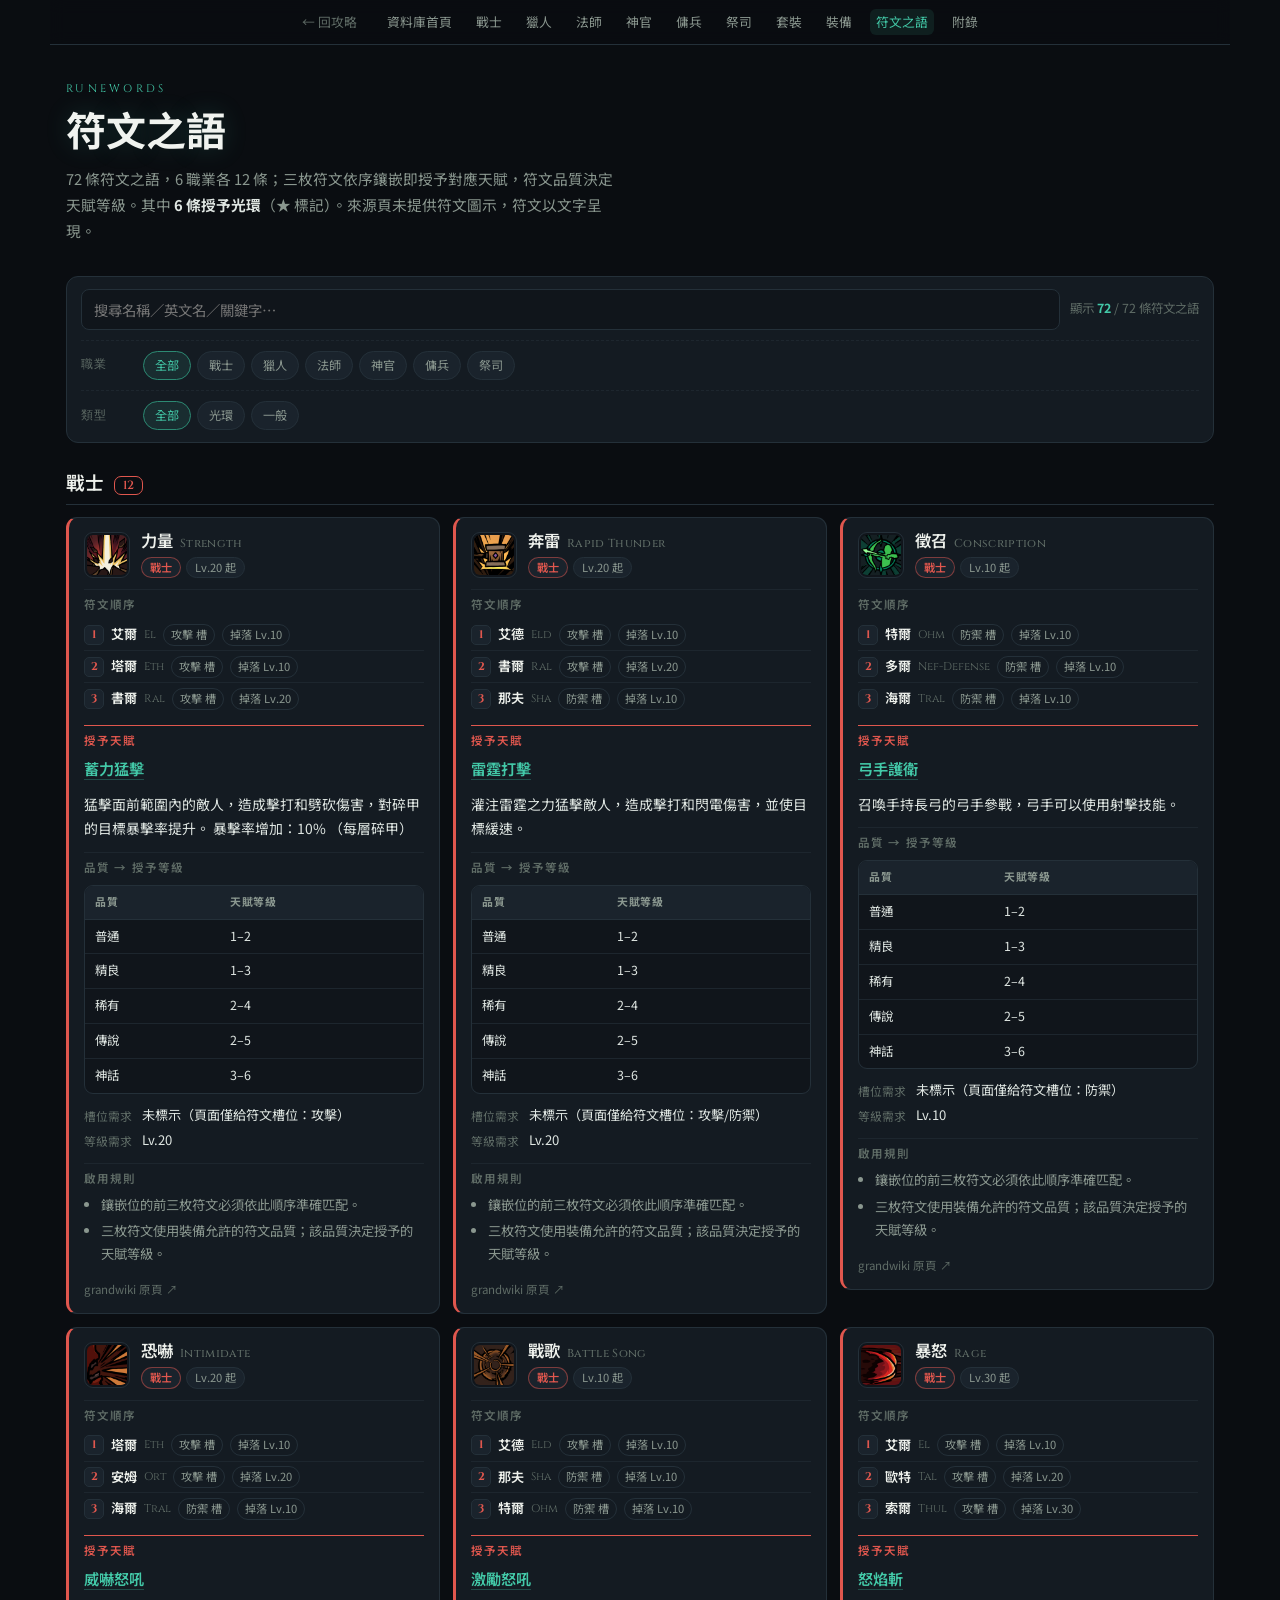
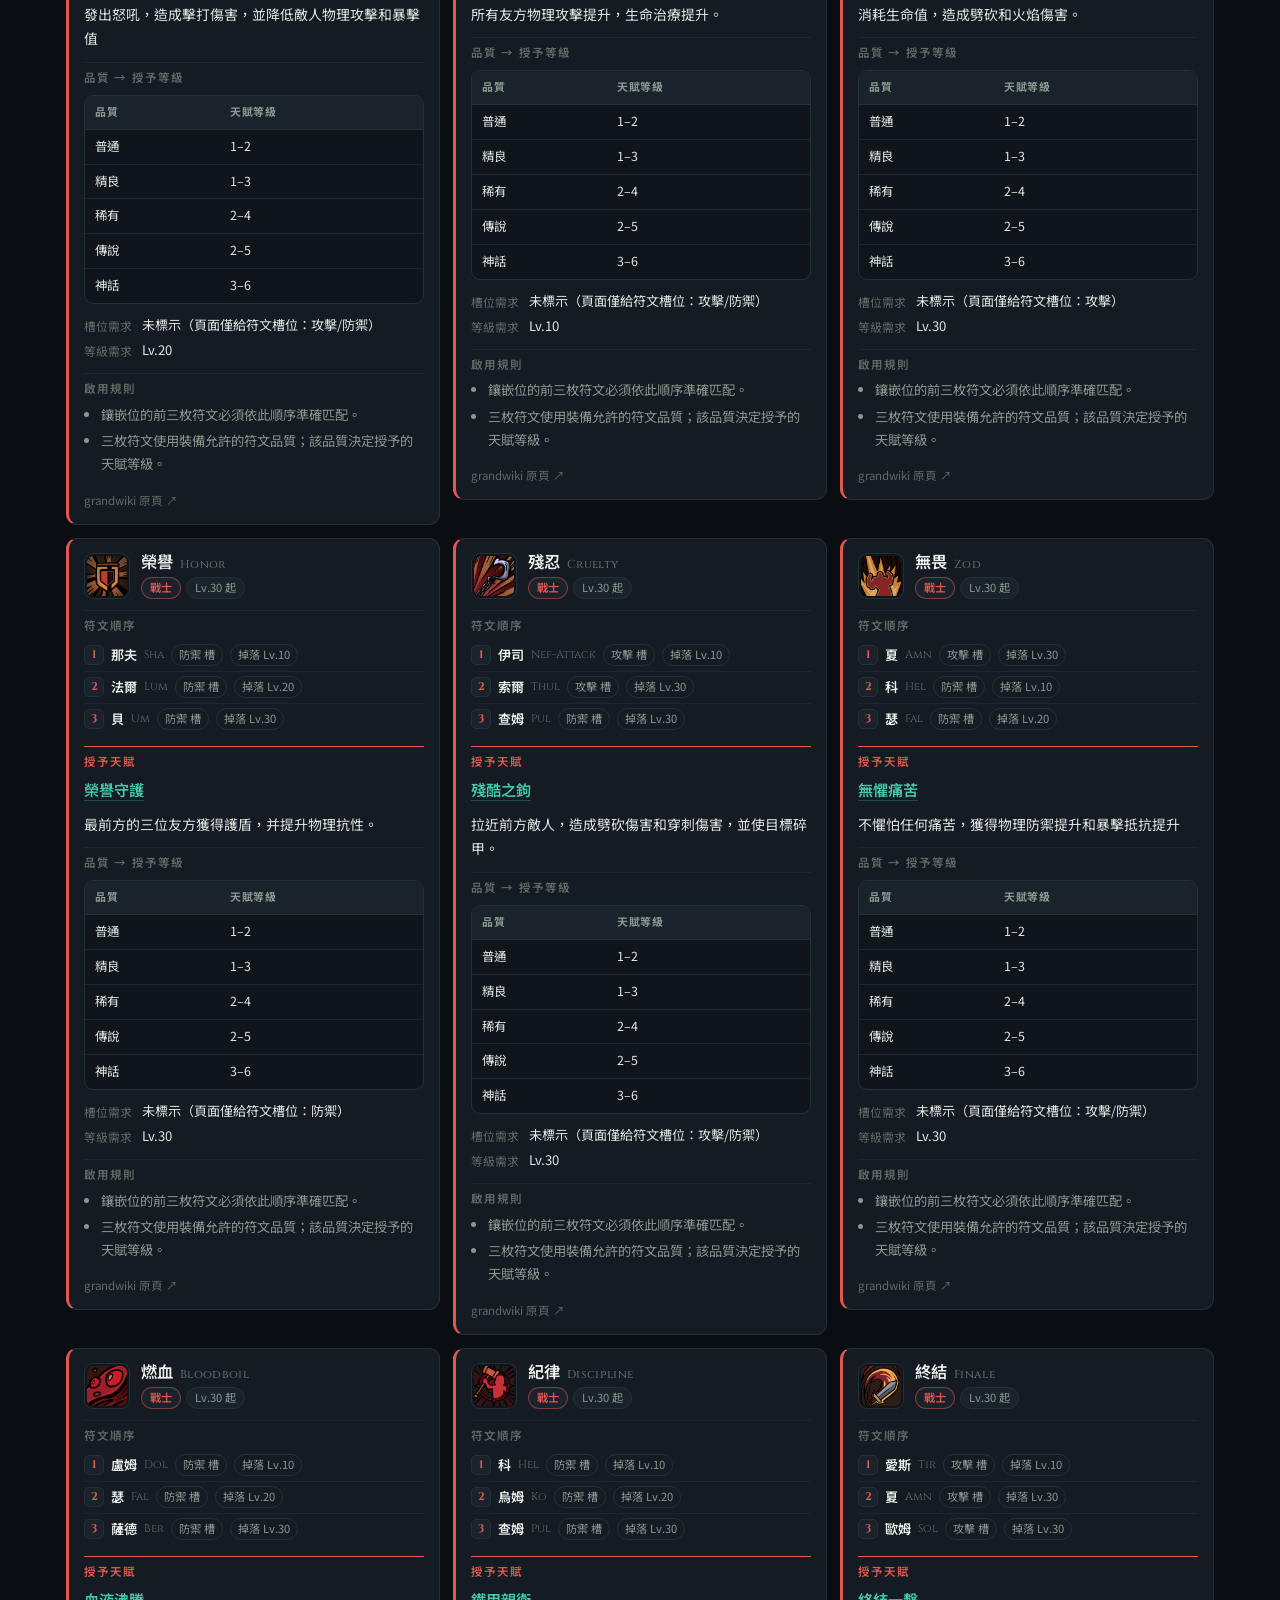
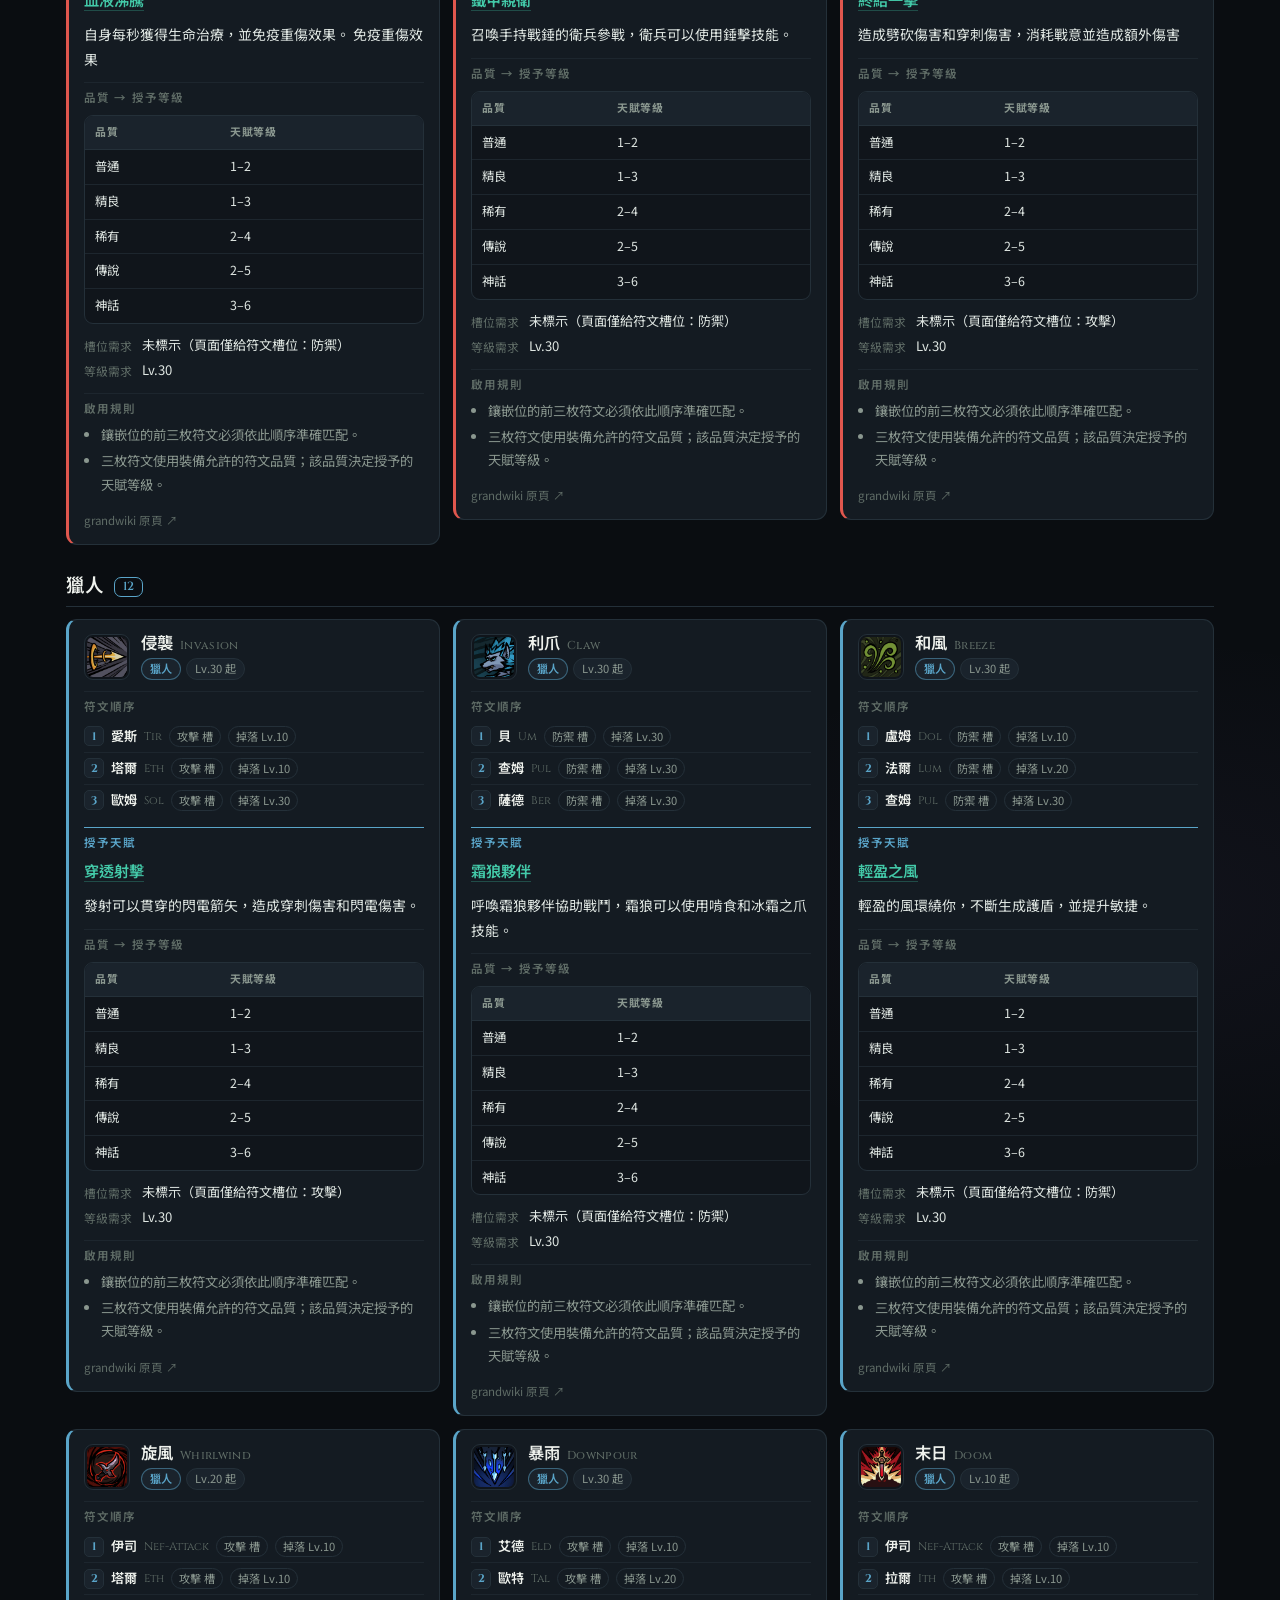
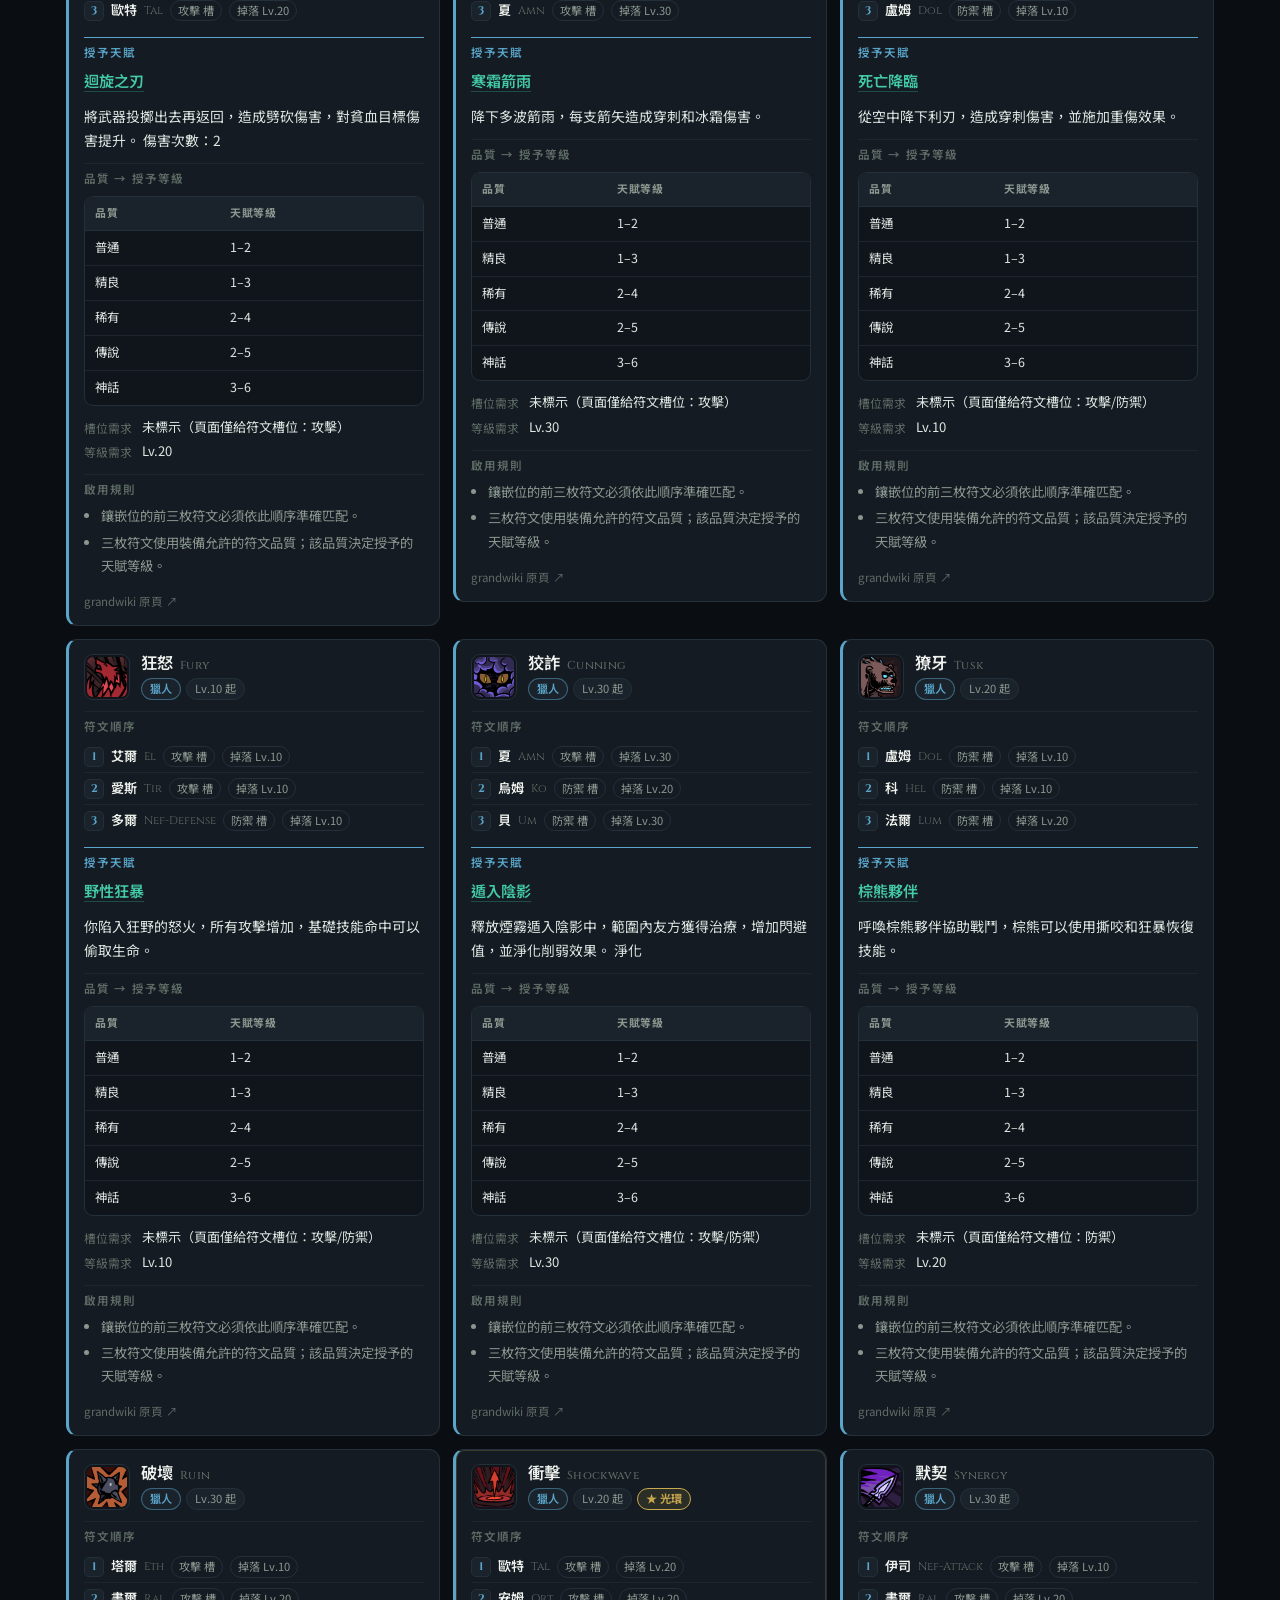
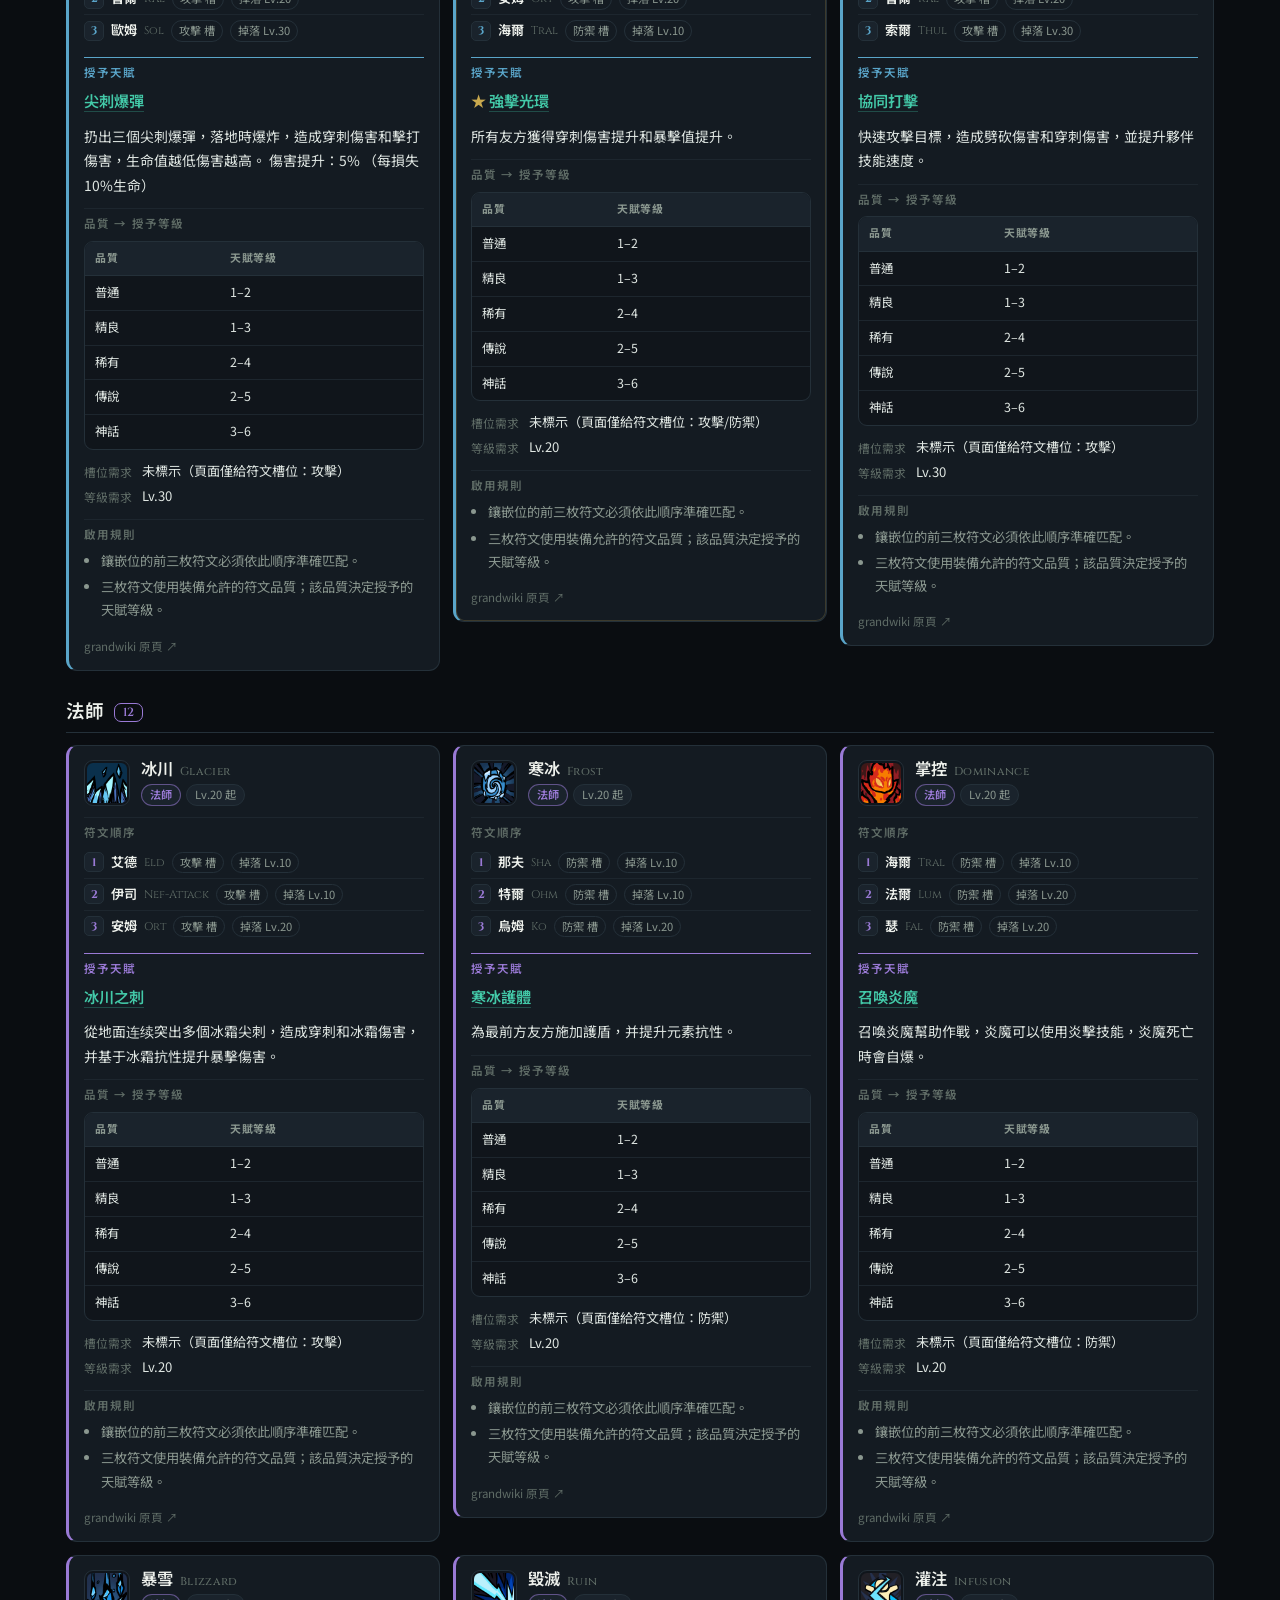
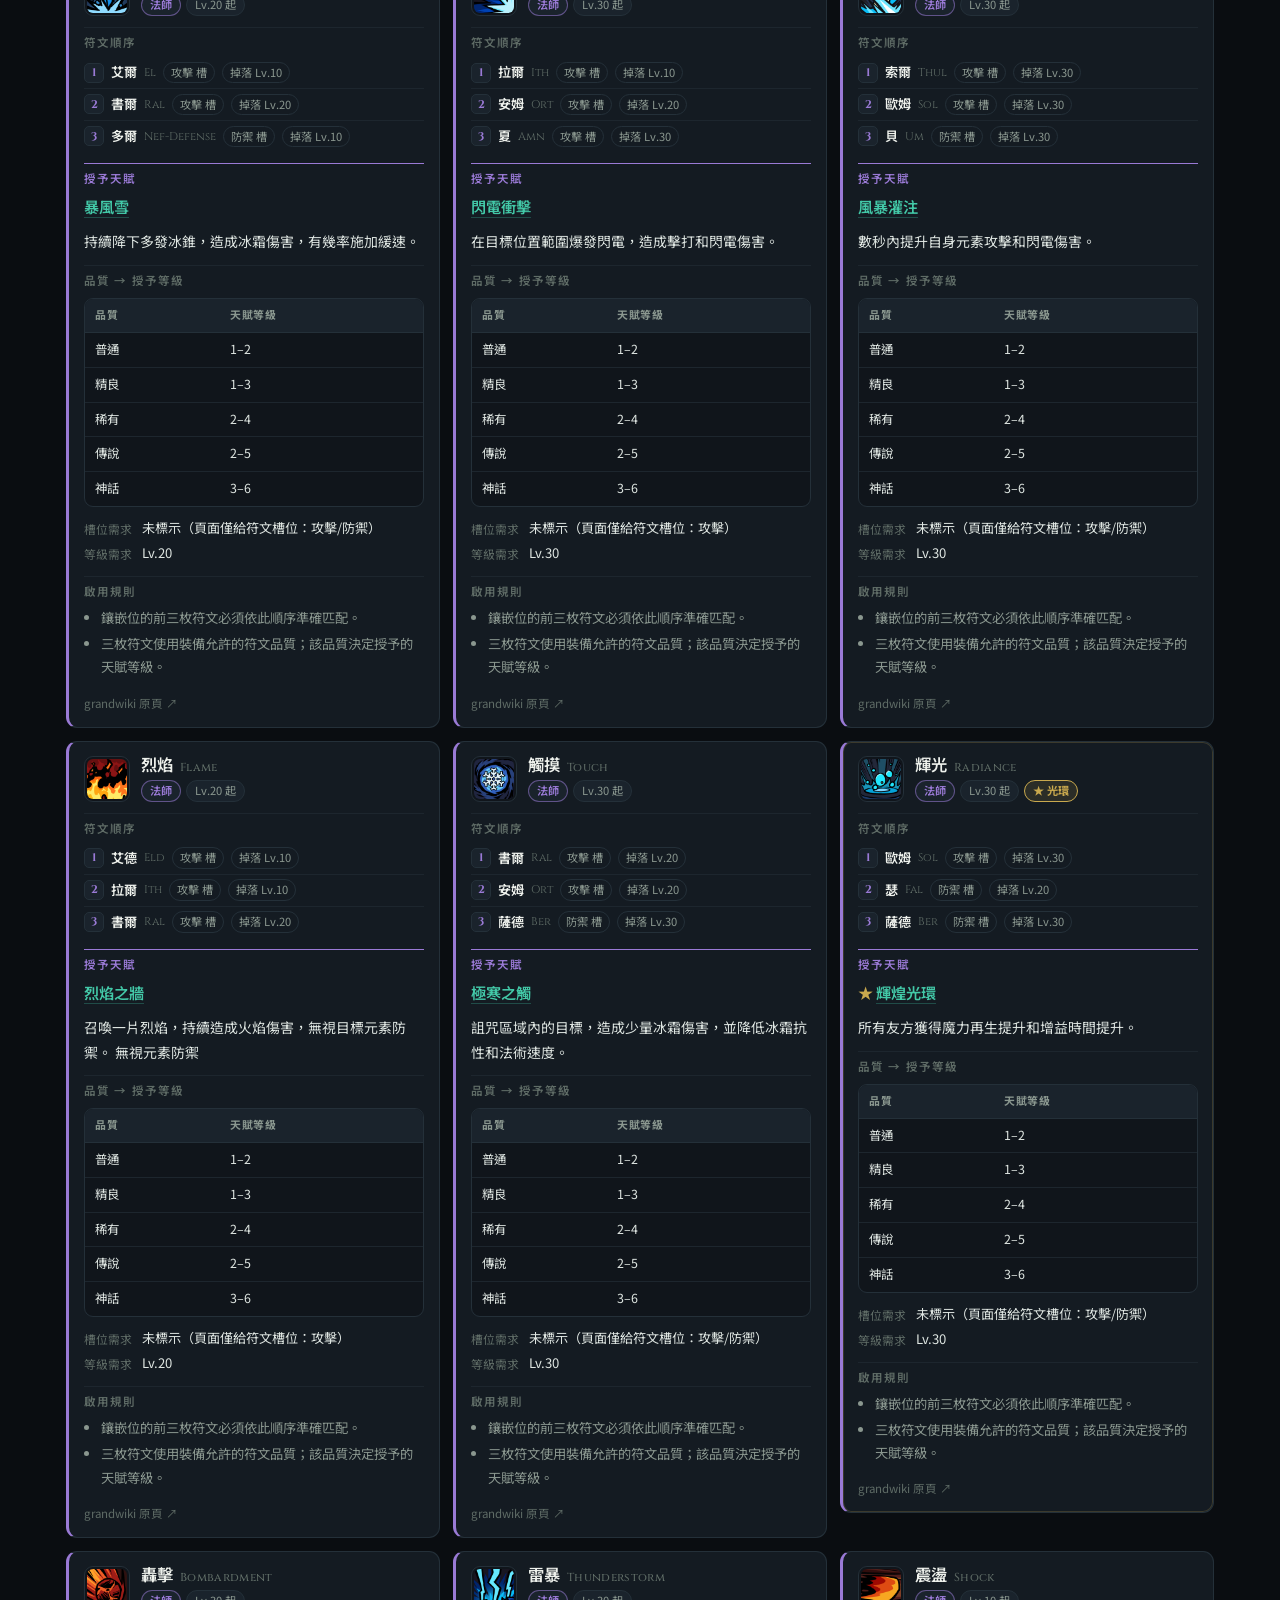
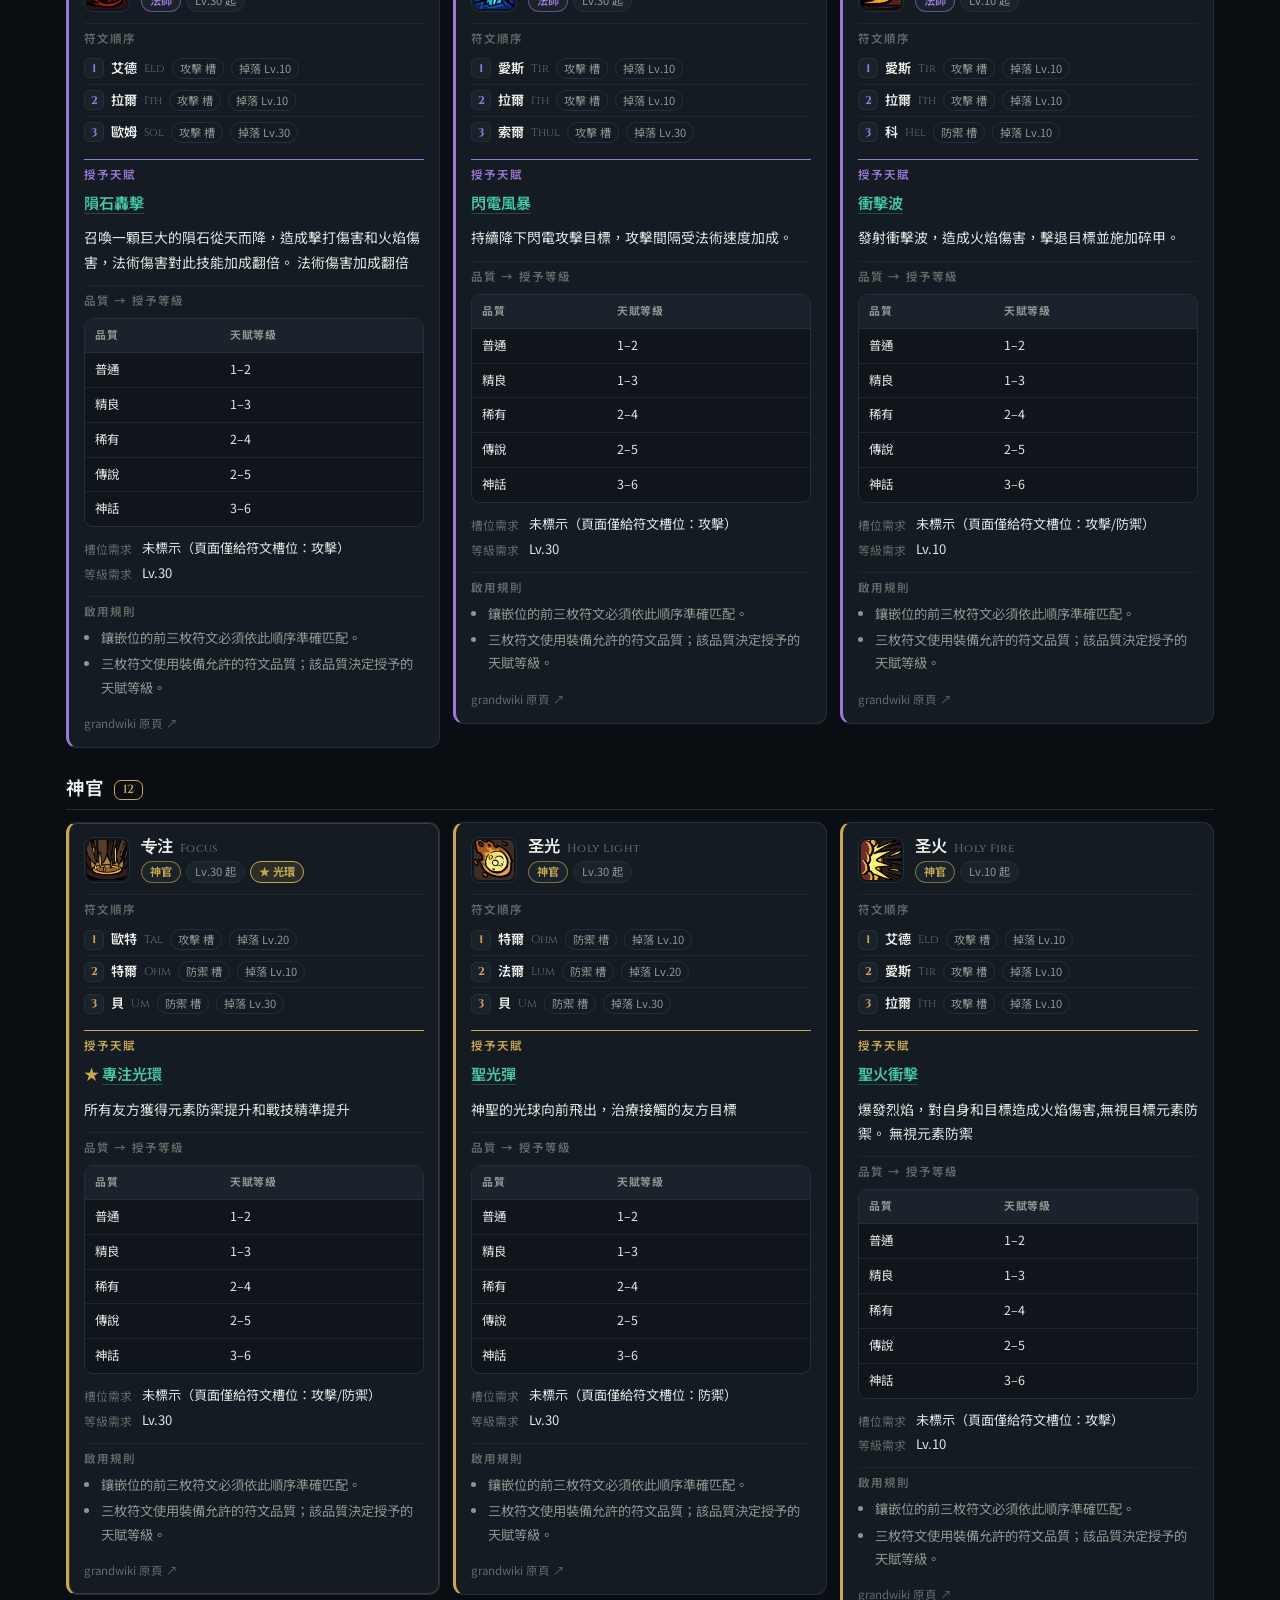
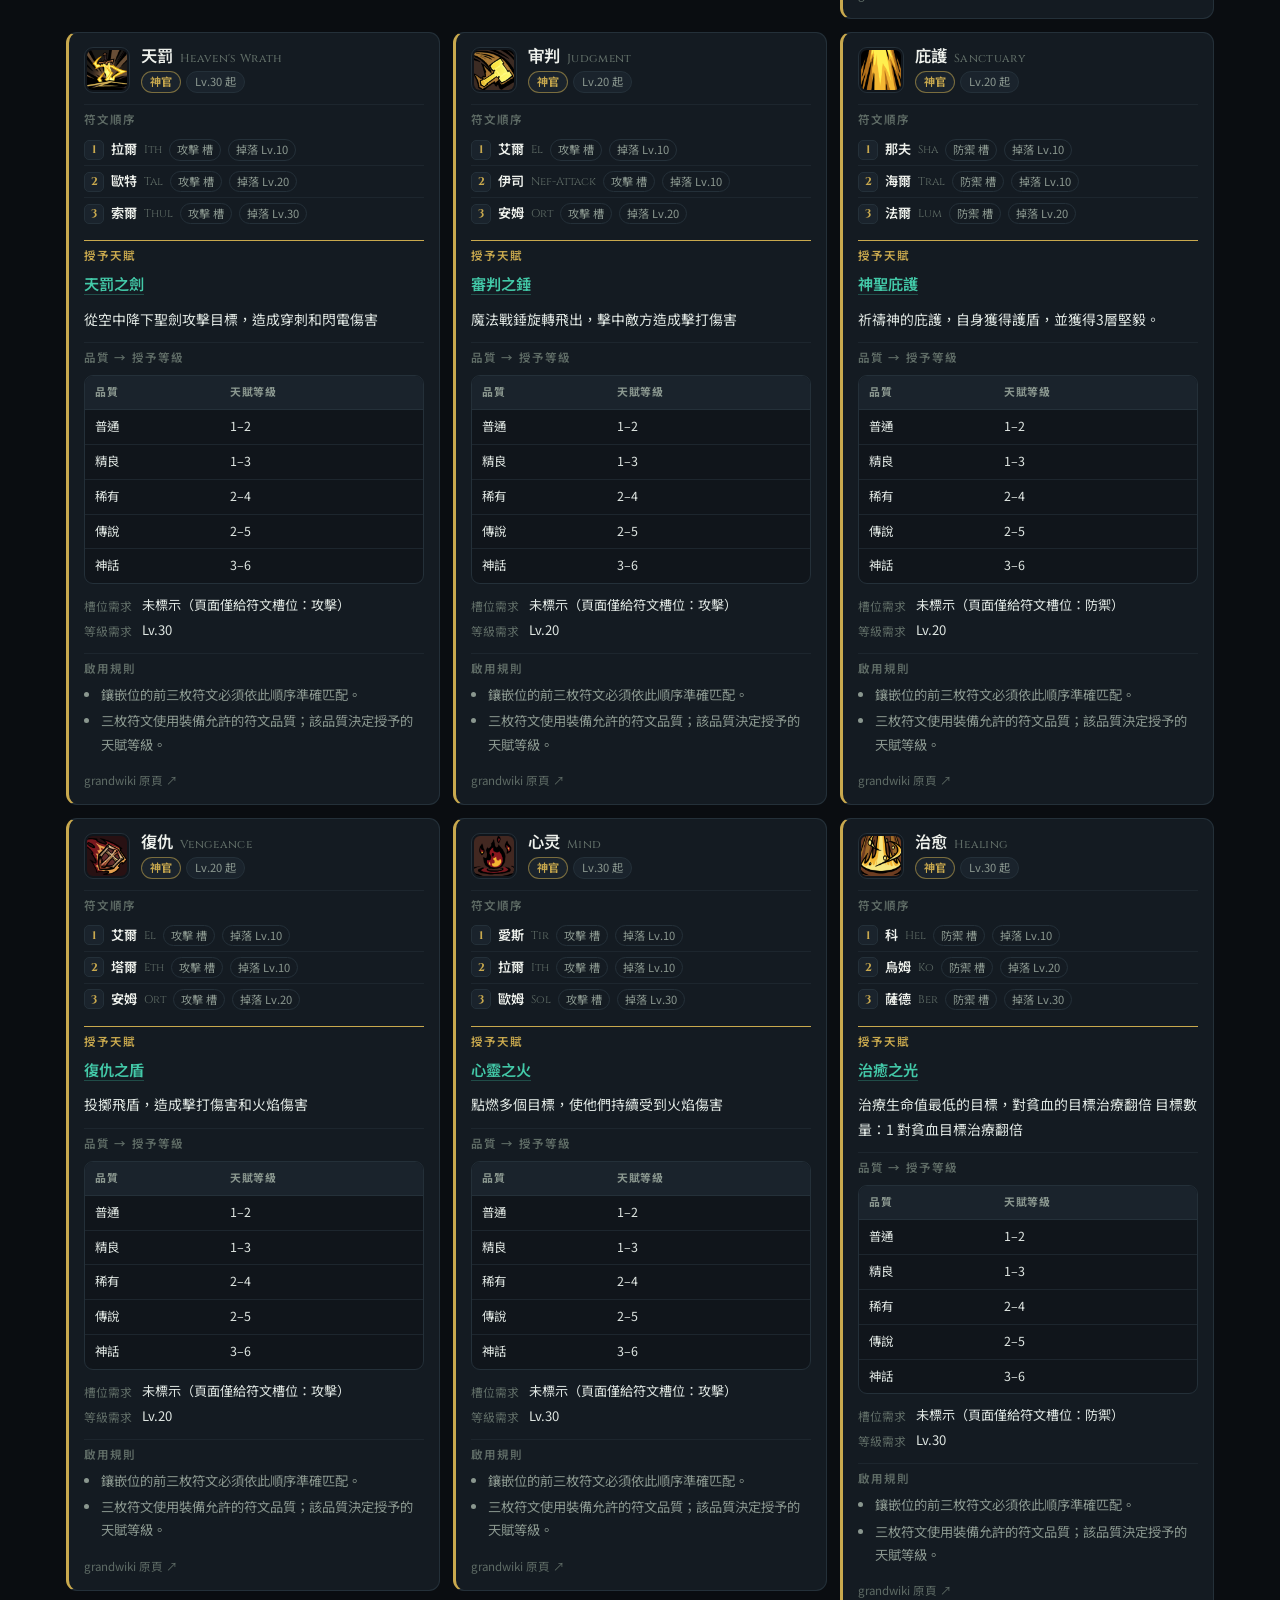
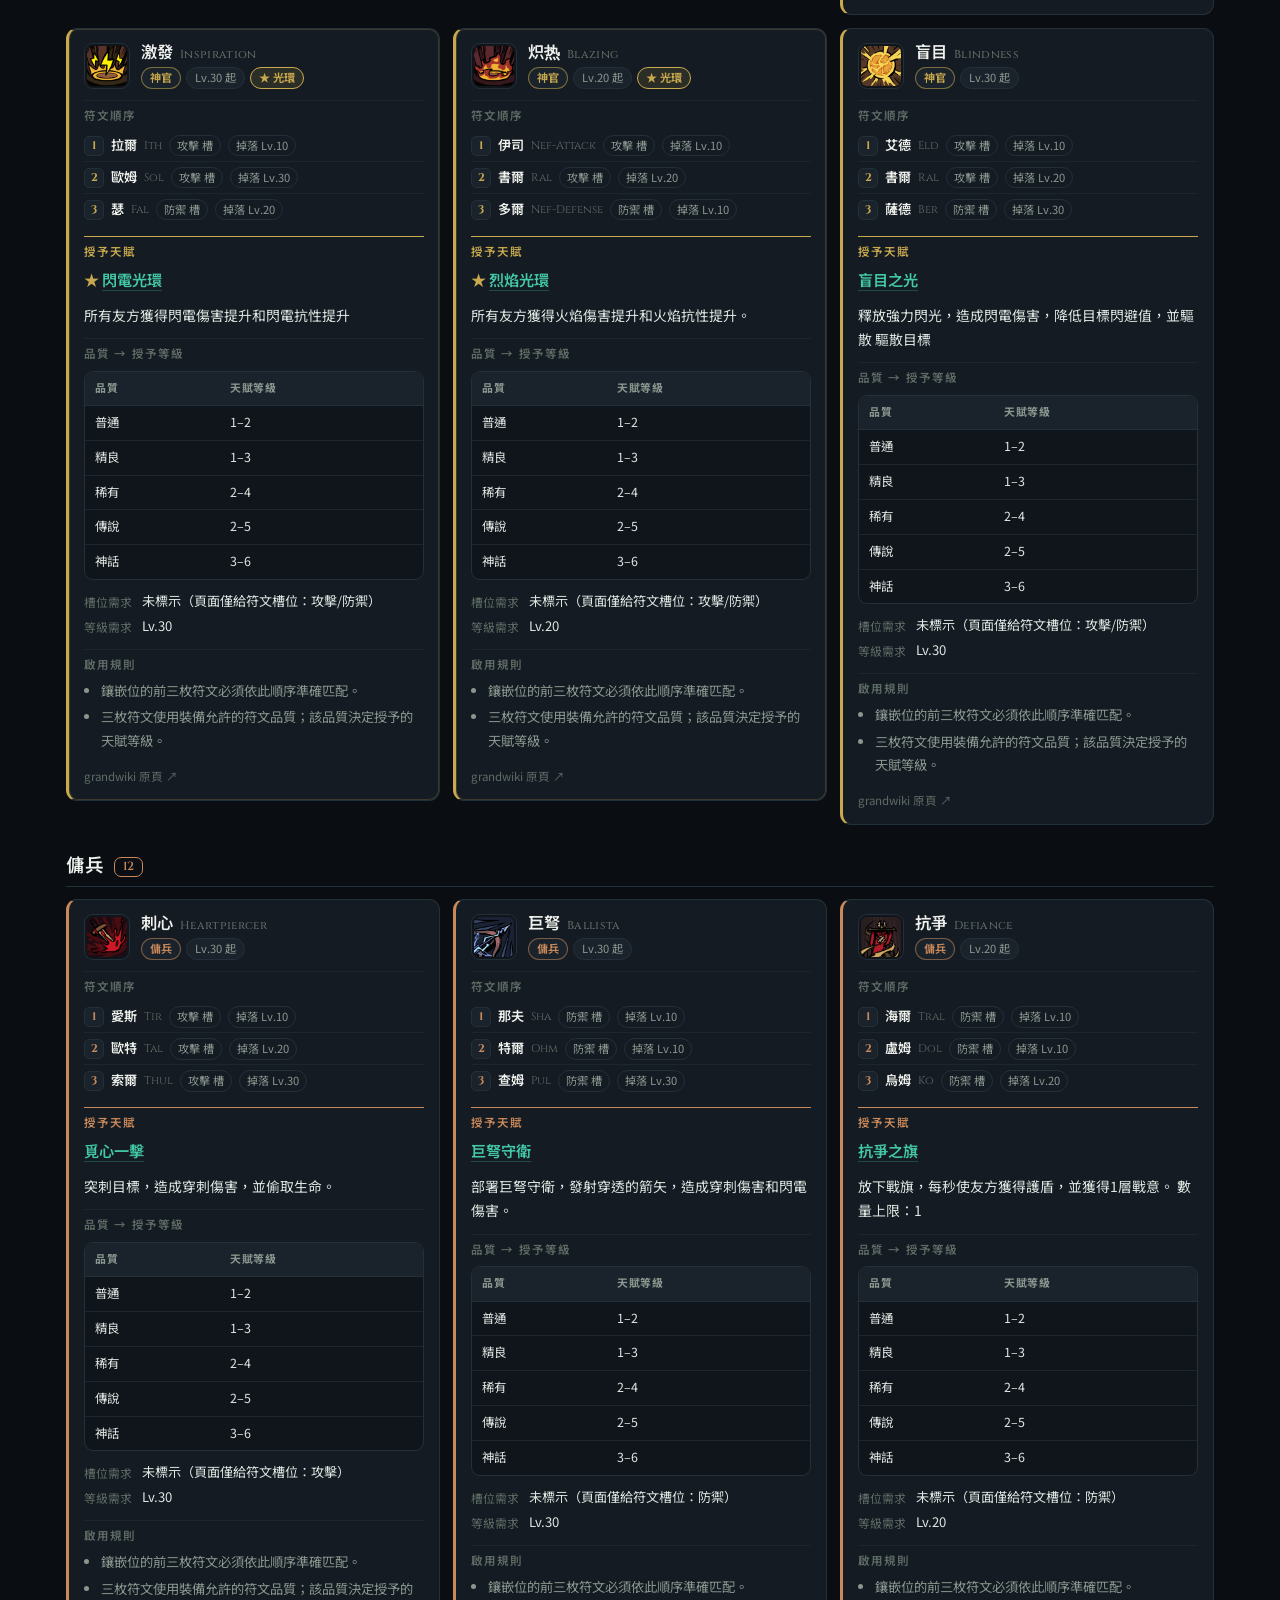
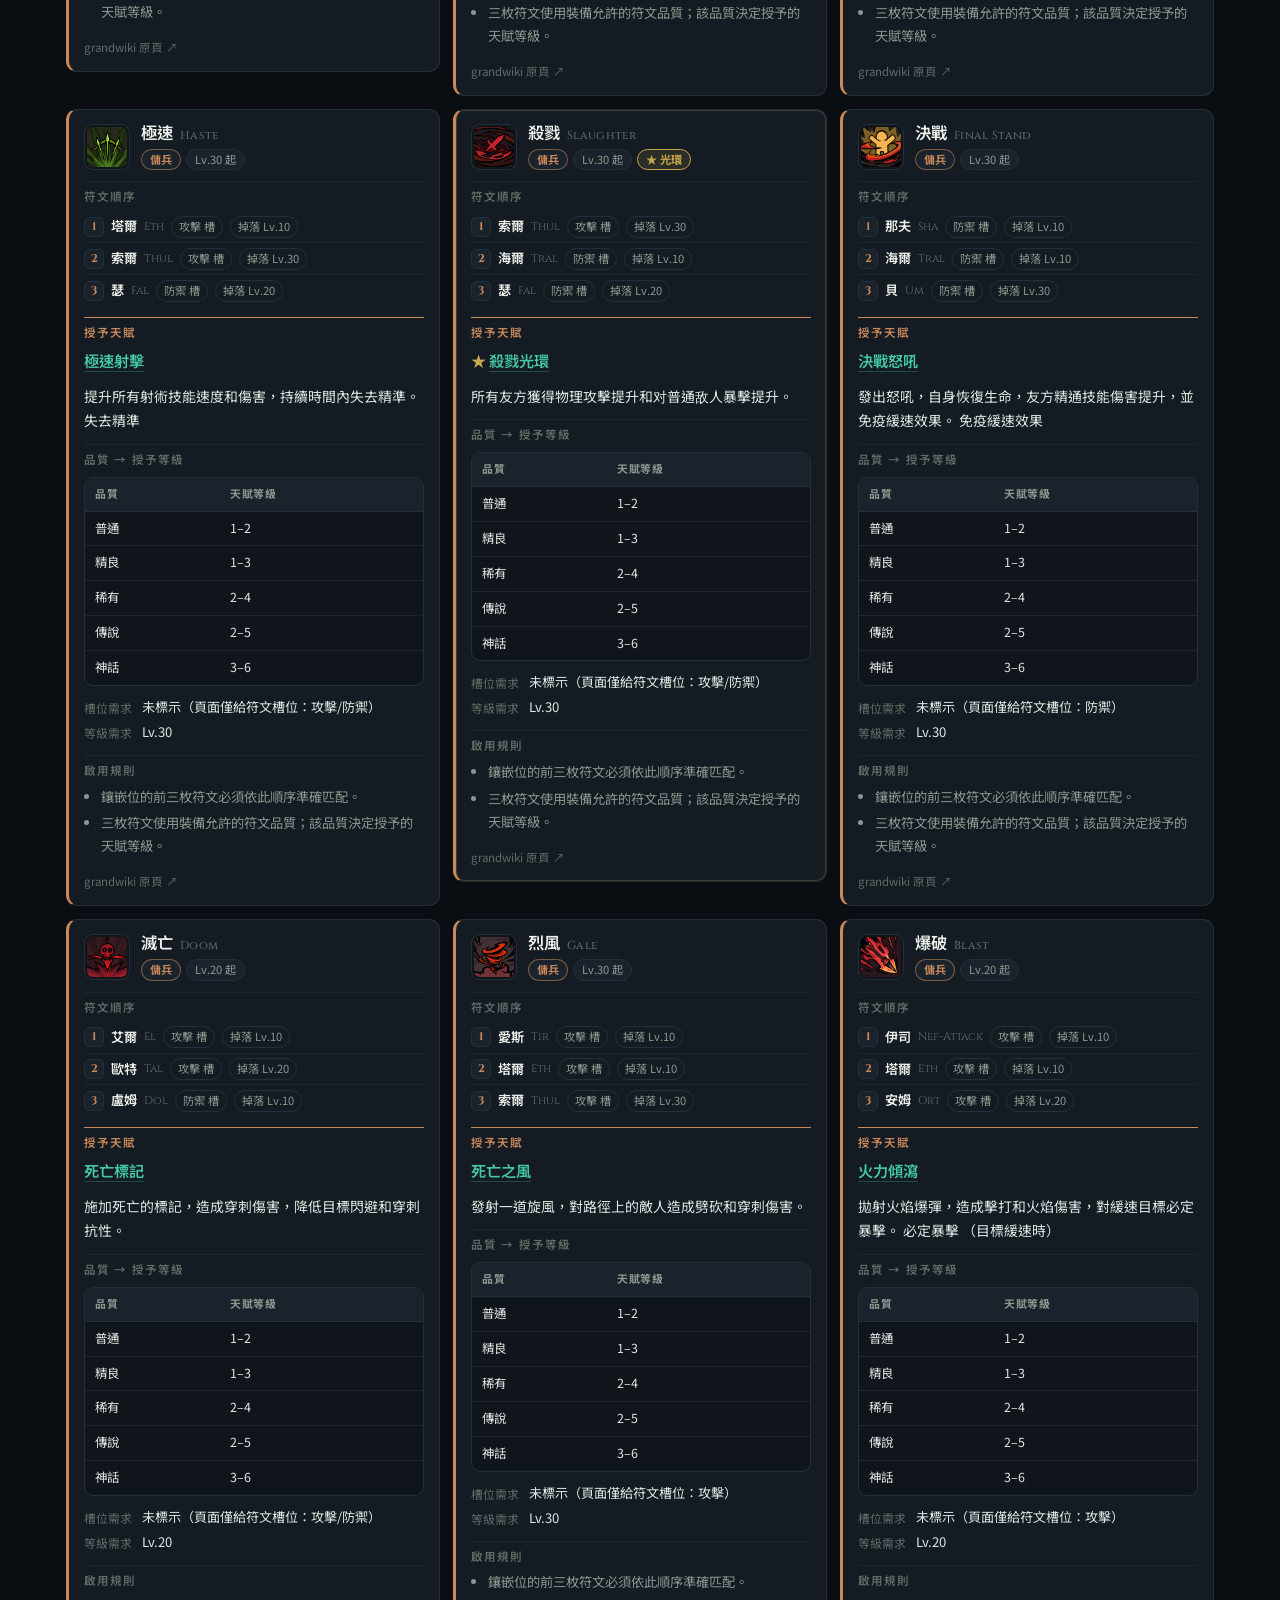
<file: db/runewords.html>
<!doctype html>
<html lang="zh-Hant">
<head>
<meta charset="utf-8">
<meta name="viewport" content="width=device-width, initial-scale=1">
<title>符文之語 · Path of Idle 資料庫</title>
<link rel="preconnect" href="https://fonts.googleapis.com">
<link rel="preconnect" href="https://fonts.gstatic.com" crossorigin>
<link href="https://fonts.googleapis.com/css2?family=Cinzel:wght@500;600;700&family=Noto+Sans+TC:wght@400;500;700&display=swap" rel="stylesheet">
<link rel="stylesheet" href="db.css">
</head>
<body>
<div class="wrap">
<nav class="dbnav">
<a class="back" href="../index.html">← 回攻略</a>
<a href="index.html">資料庫首頁</a>
<a href="skills-warrior.html">戰士</a>
<a href="skills-hunter.html">獵人</a>
<a href="skills-mage.html">法師</a>
<a href="skills-cleric.html">神官</a>
<a href="skills-mercenary.html">傭兵</a>
<a href="skills-priest.html">祭司</a>
<a href="sets.html">套裝</a>
<a href="equipment.html">裝備</a>
<a href="runewords.html" class="on">符文之語</a>
<a href="appendix.html">附錄</a>
</nav>
<header class="phead"><div class="eyebrow">Runewords</div><h1>符文之語</h1><p class="lead">72 條符文之語，6 職業各 12 條；三枚符文依序鑲嵌即授予對應天賦，符文品質決定天賦等級。其中 <b>6 條授予光環</b>（★ 標記）。來源頁未提供符文圖示，符文以文字呈現。</p></header>
<div class="toolbar">
<div class="searchrow"><input id="q" type="search" placeholder="搜尋名稱／英文名／關鍵字…" autocomplete="off" aria-label="搜尋"><span class="cnt">顯示 <b id="count">72</b> / 72 條符文之語</span></div>
<div class="frow"><span class="flabel">職業</span>
<button class="fbtn on" data-k="cls" data-v="">全部</button>
<button class="fbtn" data-k="cls" data-v="戰士">戰士</button>
<button class="fbtn" data-k="cls" data-v="獵人">獵人</button>
<button class="fbtn" data-k="cls" data-v="法師">法師</button>
<button class="fbtn" data-k="cls" data-v="神官">神官</button>
<button class="fbtn" data-k="cls" data-v="傭兵">傭兵</button>
<button class="fbtn" data-k="cls" data-v="祭司">祭司</button>
</div>
<div class="frow"><span class="flabel">類型</span>
<button class="fbtn on" data-k="aura" data-v="">全部</button>
<button class="fbtn" data-k="aura" data-v="aura">光環</button>
<button class="fbtn" data-k="aura" data-v="normal">一般</button>
</div>
</div>
<section class="grp c-war" data-group><h2>戰士 <span class="n">12</span></h2><div class="grid"><article class="card rw c-war" id="rw-strength" data-card data-cls="戰士" data-aura="normal" data-s="力量 strength 戰士 蓄力猛擊 艾爾 塔爾 書爾 strength">
<header class="ch">
<img class="ico" src="icons/talent_101201.png" alt="" width="46" height="46" loading="lazy">
<div class="ct"><h3 class="nm">力量<span class="en">Strength</span></h3>
<div class="chips"><span class="chip cls c-war">戰士</span><span class="chip tg">Lv.20 起</span></div></div></header>
<div class="sec"><h4>符文順序</h4><ol class="runes">
<li><span class="ord">1</span><span class="rn">艾爾</span><span class="rs">el</span><span class="rsk">攻擊 槽</span><span class="rl">掉落 Lv.10</span></li>
<li><span class="ord">2</span><span class="rn">塔爾</span><span class="rs">eth</span><span class="rsk">攻擊 槽</span><span class="rl">掉落 Lv.10</span></li>
<li><span class="ord">3</span><span class="rn">書爾</span><span class="rs">ral</span><span class="rsk">攻擊 槽</span><span class="rl">掉落 Lv.20</span></li>
</ol></div>
<div class="sec hi"><h4>授予天賦</h4><p class="talent"><a href="skills-warrior.html#sk-charged-smash">蓄力猛擊</a></p>
<p class="desc">猛擊面前範圍內的敵人，造成擊打和劈砍傷害，對碎甲的目標暴擊率提升。 暴擊率增加：10% （每層碎甲）</p>
</div>
<div class="sec"><h4>品質 → 授予等級</h4><div class="tablecard"><table><thead><tr><th>品質</th><th>天賦等級</th></tr></thead><tbody><tr><td>普通</td><td>1–2</td></tr><tr><td>精良</td><td>1–3</td></tr><tr><td>稀有</td><td>2–4</td></tr><tr><td>傳說</td><td>2–5</td></tr><tr><td>神話</td><td>3–6</td></tr></tbody></table></div></div>
<dl class="stats"><dt>槽位需求</dt><dd>未標示（頁面僅給符文槽位：攻擊）</dd><dt>等級需求</dt><dd>Lv.20</dd></dl>
<div class="sec"><h4>啟用規則</h4><ul class="mech"><li>鑲嵌位的前三枚符文必須依此順序準確匹配。</li><li>三枚符文使用裝備允許的符文品質；該品質決定授予的天賦等級。</li></ul></div>
<a class="src" href="https://pathofidle.grandwiki.com/zh-hant/runewords/strength/" rel="noopener">grandwiki 原頁 ↗</a>
</article>
<article class="card rw c-war" id="rw-rapid-thunder" data-card data-cls="戰士" data-aura="normal" data-s="奔雷 rapid thunder 戰士 雷霆打擊 艾德 書爾 那夫 rapid-thunder">
<header class="ch">
<img class="ico" src="icons/talent_101208.png" alt="" width="46" height="46" loading="lazy">
<div class="ct"><h3 class="nm">奔雷<span class="en">Rapid Thunder</span></h3>
<div class="chips"><span class="chip cls c-war">戰士</span><span class="chip tg">Lv.20 起</span></div></div></header>
<div class="sec"><h4>符文順序</h4><ol class="runes">
<li><span class="ord">1</span><span class="rn">艾德</span><span class="rs">eld</span><span class="rsk">攻擊 槽</span><span class="rl">掉落 Lv.10</span></li>
<li><span class="ord">2</span><span class="rn">書爾</span><span class="rs">ral</span><span class="rsk">攻擊 槽</span><span class="rl">掉落 Lv.20</span></li>
<li><span class="ord">3</span><span class="rn">那夫</span><span class="rs">sha</span><span class="rsk">防禦 槽</span><span class="rl">掉落 Lv.10</span></li>
</ol></div>
<div class="sec hi"><h4>授予天賦</h4><p class="talent"><a href="skills-warrior.html#sk-thunder-strike">雷霆打擊</a></p>
<p class="desc">灌注雷霆之力猛擊敵人，造成擊打和閃電傷害，並使目標緩速。</p>
</div>
<div class="sec"><h4>品質 → 授予等級</h4><div class="tablecard"><table><thead><tr><th>品質</th><th>天賦等級</th></tr></thead><tbody><tr><td>普通</td><td>1–2</td></tr><tr><td>精良</td><td>1–3</td></tr><tr><td>稀有</td><td>2–4</td></tr><tr><td>傳說</td><td>2–5</td></tr><tr><td>神話</td><td>3–6</td></tr></tbody></table></div></div>
<dl class="stats"><dt>槽位需求</dt><dd>未標示（頁面僅給符文槽位：攻擊/防禦）</dd><dt>等級需求</dt><dd>Lv.20</dd></dl>
<div class="sec"><h4>啟用規則</h4><ul class="mech"><li>鑲嵌位的前三枚符文必須依此順序準確匹配。</li><li>三枚符文使用裝備允許的符文品質；該品質決定授予的天賦等級。</li></ul></div>
<a class="src" href="https://pathofidle.grandwiki.com/zh-hant/runewords/rapid-thunder/" rel="noopener">grandwiki 原頁 ↗</a>
</article>
<article class="card rw c-war" id="rw-conscription" data-card data-cls="戰士" data-aura="normal" data-s="徵召 conscription 戰士 弓手護衛 特爾 多爾 海爾 conscription">
<header class="ch">
<img class="ico" src="icons/talent_101205.png" alt="" width="46" height="46" loading="lazy">
<div class="ct"><h3 class="nm">徵召<span class="en">Conscription</span></h3>
<div class="chips"><span class="chip cls c-war">戰士</span><span class="chip tg">Lv.10 起</span></div></div></header>
<div class="sec"><h4>符文順序</h4><ol class="runes">
<li><span class="ord">1</span><span class="rn">特爾</span><span class="rs">ohm</span><span class="rsk">防禦 槽</span><span class="rl">掉落 Lv.10</span></li>
<li><span class="ord">2</span><span class="rn">多爾</span><span class="rs">nef-defense</span><span class="rsk">防禦 槽</span><span class="rl">掉落 Lv.10</span></li>
<li><span class="ord">3</span><span class="rn">海爾</span><span class="rs">tral</span><span class="rsk">防禦 槽</span><span class="rl">掉落 Lv.10</span></li>
</ol></div>
<div class="sec hi"><h4>授予天賦</h4><p class="talent"><a href="skills-warrior.html#sk-archer-guard">弓手護衛</a></p>
<p class="desc">召喚手持長弓的弓手參戰，弓手可以使用射擊技能。</p>
</div>
<div class="sec"><h4>品質 → 授予等級</h4><div class="tablecard"><table><thead><tr><th>品質</th><th>天賦等級</th></tr></thead><tbody><tr><td>普通</td><td>1–2</td></tr><tr><td>精良</td><td>1–3</td></tr><tr><td>稀有</td><td>2–4</td></tr><tr><td>傳說</td><td>2–5</td></tr><tr><td>神話</td><td>3–6</td></tr></tbody></table></div></div>
<dl class="stats"><dt>槽位需求</dt><dd>未標示（頁面僅給符文槽位：防禦）</dd><dt>等級需求</dt><dd>Lv.10</dd></dl>
<div class="sec"><h4>啟用規則</h4><ul class="mech"><li>鑲嵌位的前三枚符文必須依此順序準確匹配。</li><li>三枚符文使用裝備允許的符文品質；該品質決定授予的天賦等級。</li></ul></div>
<a class="src" href="https://pathofidle.grandwiki.com/zh-hant/runewords/conscription/" rel="noopener">grandwiki 原頁 ↗</a>
</article>
<article class="card rw c-war" id="rw-intimidate" data-card data-cls="戰士" data-aura="normal" data-s="恐嚇 intimidate 戰士 威嚇怒吼 塔爾 安姆 海爾 intimidate">
<header class="ch">
<img class="ico" src="icons/talent_101204.png" alt="" width="46" height="46" loading="lazy">
<div class="ct"><h3 class="nm">恐嚇<span class="en">Intimidate</span></h3>
<div class="chips"><span class="chip cls c-war">戰士</span><span class="chip tg">Lv.20 起</span></div></div></header>
<div class="sec"><h4>符文順序</h4><ol class="runes">
<li><span class="ord">1</span><span class="rn">塔爾</span><span class="rs">eth</span><span class="rsk">攻擊 槽</span><span class="rl">掉落 Lv.10</span></li>
<li><span class="ord">2</span><span class="rn">安姆</span><span class="rs">ort</span><span class="rsk">攻擊 槽</span><span class="rl">掉落 Lv.20</span></li>
<li><span class="ord">3</span><span class="rn">海爾</span><span class="rs">tral</span><span class="rsk">防禦 槽</span><span class="rl">掉落 Lv.10</span></li>
</ol></div>
<div class="sec hi"><h4>授予天賦</h4><p class="talent"><a href="skills-warrior.html#sk-intimidating-warcry">威嚇怒吼</a></p>
<p class="desc">發出怒吼，造成擊打傷害，並降低敵人物理攻擊和暴擊值</p>
</div>
<div class="sec"><h4>品質 → 授予等級</h4><div class="tablecard"><table><thead><tr><th>品質</th><th>天賦等級</th></tr></thead><tbody><tr><td>普通</td><td>1–2</td></tr><tr><td>精良</td><td>1–3</td></tr><tr><td>稀有</td><td>2–4</td></tr><tr><td>傳說</td><td>2–5</td></tr><tr><td>神話</td><td>3–6</td></tr></tbody></table></div></div>
<dl class="stats"><dt>槽位需求</dt><dd>未標示（頁面僅給符文槽位：攻擊/防禦）</dd><dt>等級需求</dt><dd>Lv.20</dd></dl>
<div class="sec"><h4>啟用規則</h4><ul class="mech"><li>鑲嵌位的前三枚符文必須依此順序準確匹配。</li><li>三枚符文使用裝備允許的符文品質；該品質決定授予的天賦等級。</li></ul></div>
<a class="src" href="https://pathofidle.grandwiki.com/zh-hant/runewords/intimidate/" rel="noopener">grandwiki 原頁 ↗</a>
</article>
<article class="card rw c-war" id="rw-battle-song" data-card data-cls="戰士" data-aura="normal" data-s="戰歌 battle song 戰士 激勵怒吼 艾德 那夫 特爾 battle-song">
<header class="ch">
<img class="ico" src="icons/talent_101202.png" alt="" width="46" height="46" loading="lazy">
<div class="ct"><h3 class="nm">戰歌<span class="en">Battle Song</span></h3>
<div class="chips"><span class="chip cls c-war">戰士</span><span class="chip tg">Lv.10 起</span></div></div></header>
<div class="sec"><h4>符文順序</h4><ol class="runes">
<li><span class="ord">1</span><span class="rn">艾德</span><span class="rs">eld</span><span class="rsk">攻擊 槽</span><span class="rl">掉落 Lv.10</span></li>
<li><span class="ord">2</span><span class="rn">那夫</span><span class="rs">sha</span><span class="rsk">防禦 槽</span><span class="rl">掉落 Lv.10</span></li>
<li><span class="ord">3</span><span class="rn">特爾</span><span class="rs">ohm</span><span class="rsk">防禦 槽</span><span class="rl">掉落 Lv.10</span></li>
</ol></div>
<div class="sec hi"><h4>授予天賦</h4><p class="talent"><a href="skills-warrior.html#sk-motivational-warcry">激勵怒吼</a></p>
<p class="desc">所有友方物理攻擊提升，生命治療提升。</p>
</div>
<div class="sec"><h4>品質 → 授予等級</h4><div class="tablecard"><table><thead><tr><th>品質</th><th>天賦等級</th></tr></thead><tbody><tr><td>普通</td><td>1–2</td></tr><tr><td>精良</td><td>1–3</td></tr><tr><td>稀有</td><td>2–4</td></tr><tr><td>傳說</td><td>2–5</td></tr><tr><td>神話</td><td>3–6</td></tr></tbody></table></div></div>
<dl class="stats"><dt>槽位需求</dt><dd>未標示（頁面僅給符文槽位：攻擊/防禦）</dd><dt>等級需求</dt><dd>Lv.10</dd></dl>
<div class="sec"><h4>啟用規則</h4><ul class="mech"><li>鑲嵌位的前三枚符文必須依此順序準確匹配。</li><li>三枚符文使用裝備允許的符文品質；該品質決定授予的天賦等級。</li></ul></div>
<a class="src" href="https://pathofidle.grandwiki.com/zh-hant/runewords/battle-song/" rel="noopener">grandwiki 原頁 ↗</a>
</article>
<article class="card rw c-war" id="rw-rage" data-card data-cls="戰士" data-aura="normal" data-s="暴怒 rage 戰士 怒焰斬 艾爾 歐特 索爾 rage">
<header class="ch">
<img class="ico" src="icons/talent_101211.png" alt="" width="46" height="46" loading="lazy">
<div class="ct"><h3 class="nm">暴怒<span class="en">Rage</span></h3>
<div class="chips"><span class="chip cls c-war">戰士</span><span class="chip tg">Lv.30 起</span></div></div></header>
<div class="sec"><h4>符文順序</h4><ol class="runes">
<li><span class="ord">1</span><span class="rn">艾爾</span><span class="rs">el</span><span class="rsk">攻擊 槽</span><span class="rl">掉落 Lv.10</span></li>
<li><span class="ord">2</span><span class="rn">歐特</span><span class="rs">tal</span><span class="rsk">攻擊 槽</span><span class="rl">掉落 Lv.20</span></li>
<li><span class="ord">3</span><span class="rn">索爾</span><span class="rs">thul</span><span class="rsk">攻擊 槽</span><span class="rl">掉落 Lv.30</span></li>
</ol></div>
<div class="sec hi"><h4>授予天賦</h4><p class="talent"><a href="skills-warrior.html#sk-raging-fire-slash">怒焰斬</a></p>
<p class="desc">消耗生命值，造成劈砍和火焰傷害。</p>
</div>
<div class="sec"><h4>品質 → 授予等級</h4><div class="tablecard"><table><thead><tr><th>品質</th><th>天賦等級</th></tr></thead><tbody><tr><td>普通</td><td>1–2</td></tr><tr><td>精良</td><td>1–3</td></tr><tr><td>稀有</td><td>2–4</td></tr><tr><td>傳說</td><td>2–5</td></tr><tr><td>神話</td><td>3–6</td></tr></tbody></table></div></div>
<dl class="stats"><dt>槽位需求</dt><dd>未標示（頁面僅給符文槽位：攻擊）</dd><dt>等級需求</dt><dd>Lv.30</dd></dl>
<div class="sec"><h4>啟用規則</h4><ul class="mech"><li>鑲嵌位的前三枚符文必須依此順序準確匹配。</li><li>三枚符文使用裝備允許的符文品質；該品質決定授予的天賦等級。</li></ul></div>
<a class="src" href="https://pathofidle.grandwiki.com/zh-hant/runewords/rage/" rel="noopener">grandwiki 原頁 ↗</a>
</article>
<article class="card rw c-war" id="rw-honor" data-card data-cls="戰士" data-aura="normal" data-s="榮譽 honor 戰士 榮譽守護 那夫 法爾 貝 honor">
<header class="ch">
<img class="ico" src="icons/talent_101207.png" alt="" width="46" height="46" loading="lazy">
<div class="ct"><h3 class="nm">榮譽<span class="en">Honor</span></h3>
<div class="chips"><span class="chip cls c-war">戰士</span><span class="chip tg">Lv.30 起</span></div></div></header>
<div class="sec"><h4>符文順序</h4><ol class="runes">
<li><span class="ord">1</span><span class="rn">那夫</span><span class="rs">sha</span><span class="rsk">防禦 槽</span><span class="rl">掉落 Lv.10</span></li>
<li><span class="ord">2</span><span class="rn">法爾</span><span class="rs">lum</span><span class="rsk">防禦 槽</span><span class="rl">掉落 Lv.20</span></li>
<li><span class="ord">3</span><span class="rn">貝</span><span class="rs">um</span><span class="rsk">防禦 槽</span><span class="rl">掉落 Lv.30</span></li>
</ol></div>
<div class="sec hi"><h4>授予天賦</h4><p class="talent"><a href="skills-warrior.html#sk-honor-guard">榮譽守護</a></p>
<p class="desc">最前方的三位友方獲得護盾，并提升物理抗性。</p>
</div>
<div class="sec"><h4>品質 → 授予等級</h4><div class="tablecard"><table><thead><tr><th>品質</th><th>天賦等級</th></tr></thead><tbody><tr><td>普通</td><td>1–2</td></tr><tr><td>精良</td><td>1–3</td></tr><tr><td>稀有</td><td>2–4</td></tr><tr><td>傳說</td><td>2–5</td></tr><tr><td>神話</td><td>3–6</td></tr></tbody></table></div></div>
<dl class="stats"><dt>槽位需求</dt><dd>未標示（頁面僅給符文槽位：防禦）</dd><dt>等級需求</dt><dd>Lv.30</dd></dl>
<div class="sec"><h4>啟用規則</h4><ul class="mech"><li>鑲嵌位的前三枚符文必須依此順序準確匹配。</li><li>三枚符文使用裝備允許的符文品質；該品質決定授予的天賦等級。</li></ul></div>
<a class="src" href="https://pathofidle.grandwiki.com/zh-hant/runewords/honor/" rel="noopener">grandwiki 原頁 ↗</a>
</article>
<article class="card rw c-war" id="rw-cruelty" data-card data-cls="戰士" data-aura="normal" data-s="殘忍 cruelty 戰士 殘酷之鉤 伊司 索爾 查姆 cruelty">
<header class="ch">
<img class="ico" src="icons/talent_101209.png" alt="" width="46" height="46" loading="lazy">
<div class="ct"><h3 class="nm">殘忍<span class="en">Cruelty</span></h3>
<div class="chips"><span class="chip cls c-war">戰士</span><span class="chip tg">Lv.30 起</span></div></div></header>
<div class="sec"><h4>符文順序</h4><ol class="runes">
<li><span class="ord">1</span><span class="rn">伊司</span><span class="rs">nef-attack</span><span class="rsk">攻擊 槽</span><span class="rl">掉落 Lv.10</span></li>
<li><span class="ord">2</span><span class="rn">索爾</span><span class="rs">thul</span><span class="rsk">攻擊 槽</span><span class="rl">掉落 Lv.30</span></li>
<li><span class="ord">3</span><span class="rn">查姆</span><span class="rs">pul</span><span class="rsk">防禦 槽</span><span class="rl">掉落 Lv.30</span></li>
</ol></div>
<div class="sec hi"><h4>授予天賦</h4><p class="talent"><a href="skills-warrior.html#sk-cruel-hook">殘酷之鉤</a></p>
<p class="desc">拉近前方敵人，造成劈砍傷害和穿刺傷害，並使目標碎甲。</p>
</div>
<div class="sec"><h4>品質 → 授予等級</h4><div class="tablecard"><table><thead><tr><th>品質</th><th>天賦等級</th></tr></thead><tbody><tr><td>普通</td><td>1–2</td></tr><tr><td>精良</td><td>1–3</td></tr><tr><td>稀有</td><td>2–4</td></tr><tr><td>傳說</td><td>2–5</td></tr><tr><td>神話</td><td>3–6</td></tr></tbody></table></div></div>
<dl class="stats"><dt>槽位需求</dt><dd>未標示（頁面僅給符文槽位：攻擊/防禦）</dd><dt>等級需求</dt><dd>Lv.30</dd></dl>
<div class="sec"><h4>啟用規則</h4><ul class="mech"><li>鑲嵌位的前三枚符文必須依此順序準確匹配。</li><li>三枚符文使用裝備允許的符文品質；該品質決定授予的天賦等級。</li></ul></div>
<a class="src" href="https://pathofidle.grandwiki.com/zh-hant/runewords/cruelty/" rel="noopener">grandwiki 原頁 ↗</a>
</article>
<article class="card rw c-war" id="rw-zod" data-card data-cls="戰士" data-aura="normal" data-s="無畏 zod 戰士 無懼痛苦 夏 科 瑟 zod">
<header class="ch">
<img class="ico" src="icons/talent_101212.png" alt="" width="46" height="46" loading="lazy">
<div class="ct"><h3 class="nm">無畏<span class="en">Zod</span></h3>
<div class="chips"><span class="chip cls c-war">戰士</span><span class="chip tg">Lv.30 起</span></div></div></header>
<div class="sec"><h4>符文順序</h4><ol class="runes">
<li><span class="ord">1</span><span class="rn">夏</span><span class="rs">amn</span><span class="rsk">攻擊 槽</span><span class="rl">掉落 Lv.30</span></li>
<li><span class="ord">2</span><span class="rn">科</span><span class="rs">hel</span><span class="rsk">防禦 槽</span><span class="rl">掉落 Lv.10</span></li>
<li><span class="ord">3</span><span class="rn">瑟</span><span class="rs">fal</span><span class="rsk">防禦 槽</span><span class="rl">掉落 Lv.20</span></li>
</ol></div>
<div class="sec hi"><h4>授予天賦</h4><p class="talent"><a href="skills-warrior.html#sk-pain-immunity">無懼痛苦</a></p>
<p class="desc">不懼怕任何痛苦，獲得物理防禦提升和暴擊抵抗提升</p>
</div>
<div class="sec"><h4>品質 → 授予等級</h4><div class="tablecard"><table><thead><tr><th>品質</th><th>天賦等級</th></tr></thead><tbody><tr><td>普通</td><td>1–2</td></tr><tr><td>精良</td><td>1–3</td></tr><tr><td>稀有</td><td>2–4</td></tr><tr><td>傳說</td><td>2–5</td></tr><tr><td>神話</td><td>3–6</td></tr></tbody></table></div></div>
<dl class="stats"><dt>槽位需求</dt><dd>未標示（頁面僅給符文槽位：攻擊/防禦）</dd><dt>等級需求</dt><dd>Lv.30</dd></dl>
<div class="sec"><h4>啟用規則</h4><ul class="mech"><li>鑲嵌位的前三枚符文必須依此順序準確匹配。</li><li>三枚符文使用裝備允許的符文品質；該品質決定授予的天賦等級。</li></ul></div>
<a class="src" href="https://pathofidle.grandwiki.com/zh-hant/runewords/zod/" rel="noopener">grandwiki 原頁 ↗</a>
</article>
<article class="card rw c-war" id="rw-bloodboil" data-card data-cls="戰士" data-aura="normal" data-s="燃血 bloodboil 戰士 血液沸騰 盧姆 瑟 薩德 bloodboil">
<header class="ch">
<img class="ico" src="icons/talent_101203.png" alt="" width="46" height="46" loading="lazy">
<div class="ct"><h3 class="nm">燃血<span class="en">Bloodboil</span></h3>
<div class="chips"><span class="chip cls c-war">戰士</span><span class="chip tg">Lv.30 起</span></div></div></header>
<div class="sec"><h4>符文順序</h4><ol class="runes">
<li><span class="ord">1</span><span class="rn">盧姆</span><span class="rs">dol</span><span class="rsk">防禦 槽</span><span class="rl">掉落 Lv.10</span></li>
<li><span class="ord">2</span><span class="rn">瑟</span><span class="rs">fal</span><span class="rsk">防禦 槽</span><span class="rl">掉落 Lv.20</span></li>
<li><span class="ord">3</span><span class="rn">薩德</span><span class="rs">ber</span><span class="rsk">防禦 槽</span><span class="rl">掉落 Lv.30</span></li>
</ol></div>
<div class="sec hi"><h4>授予天賦</h4><p class="talent"><a href="skills-warrior.html#sk-blood-boil">血液沸騰</a></p>
<p class="desc">自身每秒獲得生命治療，並免疫重傷效果。 免疫重傷效果</p>
</div>
<div class="sec"><h4>品質 → 授予等級</h4><div class="tablecard"><table><thead><tr><th>品質</th><th>天賦等級</th></tr></thead><tbody><tr><td>普通</td><td>1–2</td></tr><tr><td>精良</td><td>1–3</td></tr><tr><td>稀有</td><td>2–4</td></tr><tr><td>傳說</td><td>2–5</td></tr><tr><td>神話</td><td>3–6</td></tr></tbody></table></div></div>
<dl class="stats"><dt>槽位需求</dt><dd>未標示（頁面僅給符文槽位：防禦）</dd><dt>等級需求</dt><dd>Lv.30</dd></dl>
<div class="sec"><h4>啟用規則</h4><ul class="mech"><li>鑲嵌位的前三枚符文必須依此順序準確匹配。</li><li>三枚符文使用裝備允許的符文品質；該品質決定授予的天賦等級。</li></ul></div>
<a class="src" href="https://pathofidle.grandwiki.com/zh-hant/runewords/bloodboil/" rel="noopener">grandwiki 原頁 ↗</a>
</article>
<article class="card rw c-war" id="rw-discipline" data-card data-cls="戰士" data-aura="normal" data-s="紀律 discipline 戰士 鐵甲親衛 科 烏姆 查姆 discipline">
<header class="ch">
<img class="ico" src="icons/talent_101206.png" alt="" width="46" height="46" loading="lazy">
<div class="ct"><h3 class="nm">紀律<span class="en">Discipline</span></h3>
<div class="chips"><span class="chip cls c-war">戰士</span><span class="chip tg">Lv.30 起</span></div></div></header>
<div class="sec"><h4>符文順序</h4><ol class="runes">
<li><span class="ord">1</span><span class="rn">科</span><span class="rs">hel</span><span class="rsk">防禦 槽</span><span class="rl">掉落 Lv.10</span></li>
<li><span class="ord">2</span><span class="rn">烏姆</span><span class="rs">ko</span><span class="rsk">防禦 槽</span><span class="rl">掉落 Lv.20</span></li>
<li><span class="ord">3</span><span class="rn">查姆</span><span class="rs">pul</span><span class="rsk">防禦 槽</span><span class="rl">掉落 Lv.30</span></li>
</ol></div>
<div class="sec hi"><h4>授予天賦</h4><p class="talent"><a href="skills-warrior.html#sk-iron-guard">鐵甲親衛</a></p>
<p class="desc">召喚手持戰錘的衛兵參戰，衛兵可以使用錘擊技能。</p>
</div>
<div class="sec"><h4>品質 → 授予等級</h4><div class="tablecard"><table><thead><tr><th>品質</th><th>天賦等級</th></tr></thead><tbody><tr><td>普通</td><td>1–2</td></tr><tr><td>精良</td><td>1–3</td></tr><tr><td>稀有</td><td>2–4</td></tr><tr><td>傳說</td><td>2–5</td></tr><tr><td>神話</td><td>3–6</td></tr></tbody></table></div></div>
<dl class="stats"><dt>槽位需求</dt><dd>未標示（頁面僅給符文槽位：防禦）</dd><dt>等級需求</dt><dd>Lv.30</dd></dl>
<div class="sec"><h4>啟用規則</h4><ul class="mech"><li>鑲嵌位的前三枚符文必須依此順序準確匹配。</li><li>三枚符文使用裝備允許的符文品質；該品質決定授予的天賦等級。</li></ul></div>
<a class="src" href="https://pathofidle.grandwiki.com/zh-hant/runewords/discipline/" rel="noopener">grandwiki 原頁 ↗</a>
</article>
<article class="card rw c-war" id="rw-finale" data-card data-cls="戰士" data-aura="normal" data-s="終結 finale 戰士 終結一擊 愛斯 夏 歐姆 finale">
<header class="ch">
<img class="ico" src="icons/talent_101210.png" alt="" width="46" height="46" loading="lazy">
<div class="ct"><h3 class="nm">終結<span class="en">Finale</span></h3>
<div class="chips"><span class="chip cls c-war">戰士</span><span class="chip tg">Lv.30 起</span></div></div></header>
<div class="sec"><h4>符文順序</h4><ol class="runes">
<li><span class="ord">1</span><span class="rn">愛斯</span><span class="rs">tir</span><span class="rsk">攻擊 槽</span><span class="rl">掉落 Lv.10</span></li>
<li><span class="ord">2</span><span class="rn">夏</span><span class="rs">amn</span><span class="rsk">攻擊 槽</span><span class="rl">掉落 Lv.30</span></li>
<li><span class="ord">3</span><span class="rn">歐姆</span><span class="rs">sol</span><span class="rsk">攻擊 槽</span><span class="rl">掉落 Lv.30</span></li>
</ol></div>
<div class="sec hi"><h4>授予天賦</h4><p class="talent"><a href="skills-warrior.html#sk-finishing-blow">終結一擊</a></p>
<p class="desc">造成劈砍傷害和穿刺傷害，消耗戰意並造成額外傷害</p>
</div>
<div class="sec"><h4>品質 → 授予等級</h4><div class="tablecard"><table><thead><tr><th>品質</th><th>天賦等級</th></tr></thead><tbody><tr><td>普通</td><td>1–2</td></tr><tr><td>精良</td><td>1–3</td></tr><tr><td>稀有</td><td>2–4</td></tr><tr><td>傳說</td><td>2–5</td></tr><tr><td>神話</td><td>3–6</td></tr></tbody></table></div></div>
<dl class="stats"><dt>槽位需求</dt><dd>未標示（頁面僅給符文槽位：攻擊）</dd><dt>等級需求</dt><dd>Lv.30</dd></dl>
<div class="sec"><h4>啟用規則</h4><ul class="mech"><li>鑲嵌位的前三枚符文必須依此順序準確匹配。</li><li>三枚符文使用裝備允許的符文品質；該品質決定授予的天賦等級。</li></ul></div>
<a class="src" href="https://pathofidle.grandwiki.com/zh-hant/runewords/finale/" rel="noopener">grandwiki 原頁 ↗</a>
</article></div></section>
<section class="grp c-hun" data-group><h2>獵人 <span class="n">12</span></h2><div class="grid"><article class="card rw c-hun" id="rw-invasion" data-card data-cls="獵人" data-aura="normal" data-s="侵襲 invasion 獵人 穿透射擊 愛斯 塔爾 歐姆 invasion">
<header class="ch">
<img class="ico" src="icons/talent_201201.png" alt="" width="46" height="46" loading="lazy">
<div class="ct"><h3 class="nm">侵襲<span class="en">Invasion</span></h3>
<div class="chips"><span class="chip cls c-hun">獵人</span><span class="chip tg">Lv.30 起</span></div></div></header>
<div class="sec"><h4>符文順序</h4><ol class="runes">
<li><span class="ord">1</span><span class="rn">愛斯</span><span class="rs">tir</span><span class="rsk">攻擊 槽</span><span class="rl">掉落 Lv.10</span></li>
<li><span class="ord">2</span><span class="rn">塔爾</span><span class="rs">eth</span><span class="rsk">攻擊 槽</span><span class="rl">掉落 Lv.10</span></li>
<li><span class="ord">3</span><span class="rn">歐姆</span><span class="rs">sol</span><span class="rsk">攻擊 槽</span><span class="rl">掉落 Lv.30</span></li>
</ol></div>
<div class="sec hi"><h4>授予天賦</h4><p class="talent"><a href="skills-hunter.html#sk-pierce-shot">穿透射擊</a></p>
<p class="desc">發射可以貫穿的閃電箭矢，造成穿刺傷害和閃電傷害。</p>
</div>
<div class="sec"><h4>品質 → 授予等級</h4><div class="tablecard"><table><thead><tr><th>品質</th><th>天賦等級</th></tr></thead><tbody><tr><td>普通</td><td>1–2</td></tr><tr><td>精良</td><td>1–3</td></tr><tr><td>稀有</td><td>2–4</td></tr><tr><td>傳說</td><td>2–5</td></tr><tr><td>神話</td><td>3–6</td></tr></tbody></table></div></div>
<dl class="stats"><dt>槽位需求</dt><dd>未標示（頁面僅給符文槽位：攻擊）</dd><dt>等級需求</dt><dd>Lv.30</dd></dl>
<div class="sec"><h4>啟用規則</h4><ul class="mech"><li>鑲嵌位的前三枚符文必須依此順序準確匹配。</li><li>三枚符文使用裝備允許的符文品質；該品質決定授予的天賦等級。</li></ul></div>
<a class="src" href="https://pathofidle.grandwiki.com/zh-hant/runewords/invasion/" rel="noopener">grandwiki 原頁 ↗</a>
</article>
<article class="card rw c-hun" id="rw-claw" data-card data-cls="獵人" data-aura="normal" data-s="利爪 claw 獵人 霜狼夥伴 貝 查姆 薩德 claw">
<header class="ch">
<img class="ico" src="icons/talent_201210.png" alt="" width="46" height="46" loading="lazy">
<div class="ct"><h3 class="nm">利爪<span class="en">Claw</span></h3>
<div class="chips"><span class="chip cls c-hun">獵人</span><span class="chip tg">Lv.30 起</span></div></div></header>
<div class="sec"><h4>符文順序</h4><ol class="runes">
<li><span class="ord">1</span><span class="rn">貝</span><span class="rs">um</span><span class="rsk">防禦 槽</span><span class="rl">掉落 Lv.30</span></li>
<li><span class="ord">2</span><span class="rn">查姆</span><span class="rs">pul</span><span class="rsk">防禦 槽</span><span class="rl">掉落 Lv.30</span></li>
<li><span class="ord">3</span><span class="rn">薩德</span><span class="rs">ber</span><span class="rsk">防禦 槽</span><span class="rl">掉落 Lv.30</span></li>
</ol></div>
<div class="sec hi"><h4>授予天賦</h4><p class="talent"><a href="skills-hunter.html#sk-frost-wolf-ally">霜狼夥伴</a></p>
<p class="desc">呼喚霜狼夥伴協助戰鬥，霜狼可以使用啃食和冰霜之爪技能。</p>
</div>
<div class="sec"><h4>品質 → 授予等級</h4><div class="tablecard"><table><thead><tr><th>品質</th><th>天賦等級</th></tr></thead><tbody><tr><td>普通</td><td>1–2</td></tr><tr><td>精良</td><td>1–3</td></tr><tr><td>稀有</td><td>2–4</td></tr><tr><td>傳說</td><td>2–5</td></tr><tr><td>神話</td><td>3–6</td></tr></tbody></table></div></div>
<dl class="stats"><dt>槽位需求</dt><dd>未標示（頁面僅給符文槽位：防禦）</dd><dt>等級需求</dt><dd>Lv.30</dd></dl>
<div class="sec"><h4>啟用規則</h4><ul class="mech"><li>鑲嵌位的前三枚符文必須依此順序準確匹配。</li><li>三枚符文使用裝備允許的符文品質；該品質決定授予的天賦等級。</li></ul></div>
<a class="src" href="https://pathofidle.grandwiki.com/zh-hant/runewords/claw/" rel="noopener">grandwiki 原頁 ↗</a>
</article>
<article class="card rw c-hun" id="rw-breeze" data-card data-cls="獵人" data-aura="normal" data-s="和風 breeze 獵人 輕盈之風 盧姆 法爾 查姆 breeze">
<header class="ch">
<img class="ico" src="icons/talent_201204.png" alt="" width="46" height="46" loading="lazy">
<div class="ct"><h3 class="nm">和風<span class="en">Breeze</span></h3>
<div class="chips"><span class="chip cls c-hun">獵人</span><span class="chip tg">Lv.30 起</span></div></div></header>
<div class="sec"><h4>符文順序</h4><ol class="runes">
<li><span class="ord">1</span><span class="rn">盧姆</span><span class="rs">dol</span><span class="rsk">防禦 槽</span><span class="rl">掉落 Lv.10</span></li>
<li><span class="ord">2</span><span class="rn">法爾</span><span class="rs">lum</span><span class="rsk">防禦 槽</span><span class="rl">掉落 Lv.20</span></li>
<li><span class="ord">3</span><span class="rn">查姆</span><span class="rs">pul</span><span class="rsk">防禦 槽</span><span class="rl">掉落 Lv.30</span></li>
</ol></div>
<div class="sec hi"><h4>授予天賦</h4><p class="talent"><a href="skills-hunter.html#sk-light-wind">輕盈之風</a></p>
<p class="desc">輕盈的風環繞你，不斷生成護盾，並提升敏捷。</p>
</div>
<div class="sec"><h4>品質 → 授予等級</h4><div class="tablecard"><table><thead><tr><th>品質</th><th>天賦等級</th></tr></thead><tbody><tr><td>普通</td><td>1–2</td></tr><tr><td>精良</td><td>1–3</td></tr><tr><td>稀有</td><td>2–4</td></tr><tr><td>傳說</td><td>2–5</td></tr><tr><td>神話</td><td>3–6</td></tr></tbody></table></div></div>
<dl class="stats"><dt>槽位需求</dt><dd>未標示（頁面僅給符文槽位：防禦）</dd><dt>等級需求</dt><dd>Lv.30</dd></dl>
<div class="sec"><h4>啟用規則</h4><ul class="mech"><li>鑲嵌位的前三枚符文必須依此順序準確匹配。</li><li>三枚符文使用裝備允許的符文品質；該品質決定授予的天賦等級。</li></ul></div>
<a class="src" href="https://pathofidle.grandwiki.com/zh-hant/runewords/breeze/" rel="noopener">grandwiki 原頁 ↗</a>
</article>
<article class="card rw c-hun" id="rw-whirlwind" data-card data-cls="獵人" data-aura="normal" data-s="旋風 whirlwind 獵人 迴旋之刃 伊司 塔爾 歐特 whirlwind">
<header class="ch">
<img class="ico" src="icons/talent_201209.png" alt="" width="46" height="46" loading="lazy">
<div class="ct"><h3 class="nm">旋風<span class="en">Whirlwind</span></h3>
<div class="chips"><span class="chip cls c-hun">獵人</span><span class="chip tg">Lv.20 起</span></div></div></header>
<div class="sec"><h4>符文順序</h4><ol class="runes">
<li><span class="ord">1</span><span class="rn">伊司</span><span class="rs">nef-attack</span><span class="rsk">攻擊 槽</span><span class="rl">掉落 Lv.10</span></li>
<li><span class="ord">2</span><span class="rn">塔爾</span><span class="rs">eth</span><span class="rsk">攻擊 槽</span><span class="rl">掉落 Lv.10</span></li>
<li><span class="ord">3</span><span class="rn">歐特</span><span class="rs">tal</span><span class="rsk">攻擊 槽</span><span class="rl">掉落 Lv.20</span></li>
</ol></div>
<div class="sec hi"><h4>授予天賦</h4><p class="talent"><a href="skills-hunter.html#sk-boomerang-blade">迴旋之刃</a></p>
<p class="desc">將武器投擲出去再返回，造成劈砍傷害，對貧血目標傷害提升。 傷害次數：2</p>
</div>
<div class="sec"><h4>品質 → 授予等級</h4><div class="tablecard"><table><thead><tr><th>品質</th><th>天賦等級</th></tr></thead><tbody><tr><td>普通</td><td>1–2</td></tr><tr><td>精良</td><td>1–3</td></tr><tr><td>稀有</td><td>2–4</td></tr><tr><td>傳說</td><td>2–5</td></tr><tr><td>神話</td><td>3–6</td></tr></tbody></table></div></div>
<dl class="stats"><dt>槽位需求</dt><dd>未標示（頁面僅給符文槽位：攻擊）</dd><dt>等級需求</dt><dd>Lv.20</dd></dl>
<div class="sec"><h4>啟用規則</h4><ul class="mech"><li>鑲嵌位的前三枚符文必須依此順序準確匹配。</li><li>三枚符文使用裝備允許的符文品質；該品質決定授予的天賦等級。</li></ul></div>
<a class="src" href="https://pathofidle.grandwiki.com/zh-hant/runewords/whirlwind/" rel="noopener">grandwiki 原頁 ↗</a>
</article>
<article class="card rw c-hun" id="rw-downpour" data-card data-cls="獵人" data-aura="normal" data-s="暴雨 downpour 獵人 寒霜箭雨 艾德 歐特 夏 downpour">
<header class="ch">
<img class="ico" src="icons/talent_201208.png" alt="" width="46" height="46" loading="lazy">
<div class="ct"><h3 class="nm">暴雨<span class="en">Downpour</span></h3>
<div class="chips"><span class="chip cls c-hun">獵人</span><span class="chip tg">Lv.30 起</span></div></div></header>
<div class="sec"><h4>符文順序</h4><ol class="runes">
<li><span class="ord">1</span><span class="rn">艾德</span><span class="rs">eld</span><span class="rsk">攻擊 槽</span><span class="rl">掉落 Lv.10</span></li>
<li><span class="ord">2</span><span class="rn">歐特</span><span class="rs">tal</span><span class="rsk">攻擊 槽</span><span class="rl">掉落 Lv.20</span></li>
<li><span class="ord">3</span><span class="rn">夏</span><span class="rs">amn</span><span class="rsk">攻擊 槽</span><span class="rl">掉落 Lv.30</span></li>
</ol></div>
<div class="sec hi"><h4>授予天賦</h4><p class="talent"><a href="skills-hunter.html#sk-frost-arrow-rain">寒霜箭雨</a></p>
<p class="desc">降下多波箭雨，每支箭矢造成穿刺和冰霜傷害。</p>
</div>
<div class="sec"><h4>品質 → 授予等級</h4><div class="tablecard"><table><thead><tr><th>品質</th><th>天賦等級</th></tr></thead><tbody><tr><td>普通</td><td>1–2</td></tr><tr><td>精良</td><td>1–3</td></tr><tr><td>稀有</td><td>2–4</td></tr><tr><td>傳說</td><td>2–5</td></tr><tr><td>神話</td><td>3–6</td></tr></tbody></table></div></div>
<dl class="stats"><dt>槽位需求</dt><dd>未標示（頁面僅給符文槽位：攻擊）</dd><dt>等級需求</dt><dd>Lv.30</dd></dl>
<div class="sec"><h4>啟用規則</h4><ul class="mech"><li>鑲嵌位的前三枚符文必須依此順序準確匹配。</li><li>三枚符文使用裝備允許的符文品質；該品質決定授予的天賦等級。</li></ul></div>
<a class="src" href="https://pathofidle.grandwiki.com/zh-hant/runewords/downpour/" rel="noopener">grandwiki 原頁 ↗</a>
</article>
<article class="card rw c-hun" id="rw-doom-hunter" data-card data-cls="獵人" data-aura="normal" data-s="末日 doom 獵人 死亡降臨 伊司 拉爾 盧姆 doom-hunter">
<header class="ch">
<img class="ico" src="icons/talent_201205.png" alt="" width="46" height="46" loading="lazy">
<div class="ct"><h3 class="nm">末日<span class="en">Doom</span></h3>
<div class="chips"><span class="chip cls c-hun">獵人</span><span class="chip tg">Lv.10 起</span></div></div></header>
<div class="sec"><h4>符文順序</h4><ol class="runes">
<li><span class="ord">1</span><span class="rn">伊司</span><span class="rs">nef-attack</span><span class="rsk">攻擊 槽</span><span class="rl">掉落 Lv.10</span></li>
<li><span class="ord">2</span><span class="rn">拉爾</span><span class="rs">ith</span><span class="rsk">攻擊 槽</span><span class="rl">掉落 Lv.10</span></li>
<li><span class="ord">3</span><span class="rn">盧姆</span><span class="rs">dol</span><span class="rsk">防禦 槽</span><span class="rl">掉落 Lv.10</span></li>
</ol></div>
<div class="sec hi"><h4>授予天賦</h4><p class="talent"><a href="skills-hunter.html#sk-death-s-approach">死亡降臨</a></p>
<p class="desc">從空中降下利刃，造成穿刺傷害，並施加重傷效果。</p>
</div>
<div class="sec"><h4>品質 → 授予等級</h4><div class="tablecard"><table><thead><tr><th>品質</th><th>天賦等級</th></tr></thead><tbody><tr><td>普通</td><td>1–2</td></tr><tr><td>精良</td><td>1–3</td></tr><tr><td>稀有</td><td>2–4</td></tr><tr><td>傳說</td><td>2–5</td></tr><tr><td>神話</td><td>3–6</td></tr></tbody></table></div></div>
<dl class="stats"><dt>槽位需求</dt><dd>未標示（頁面僅給符文槽位：攻擊/防禦）</dd><dt>等級需求</dt><dd>Lv.10</dd></dl>
<div class="sec"><h4>啟用規則</h4><ul class="mech"><li>鑲嵌位的前三枚符文必須依此順序準確匹配。</li><li>三枚符文使用裝備允許的符文品質；該品質決定授予的天賦等級。</li></ul></div>
<a class="src" href="https://pathofidle.grandwiki.com/zh-hant/runewords/doom-hunter/" rel="noopener">grandwiki 原頁 ↗</a>
</article>
<article class="card rw c-hun" id="rw-fury" data-card data-cls="獵人" data-aura="normal" data-s="狂怒 fury 獵人 野性狂暴 艾爾 愛斯 多爾 fury">
<header class="ch">
<img class="ico" src="icons/talent_201203.png" alt="" width="46" height="46" loading="lazy">
<div class="ct"><h3 class="nm">狂怒<span class="en">Fury</span></h3>
<div class="chips"><span class="chip cls c-hun">獵人</span><span class="chip tg">Lv.10 起</span></div></div></header>
<div class="sec"><h4>符文順序</h4><ol class="runes">
<li><span class="ord">1</span><span class="rn">艾爾</span><span class="rs">el</span><span class="rsk">攻擊 槽</span><span class="rl">掉落 Lv.10</span></li>
<li><span class="ord">2</span><span class="rn">愛斯</span><span class="rs">tir</span><span class="rsk">攻擊 槽</span><span class="rl">掉落 Lv.10</span></li>
<li><span class="ord">3</span><span class="rn">多爾</span><span class="rs">nef-defense</span><span class="rsk">防禦 槽</span><span class="rl">掉落 Lv.10</span></li>
</ol></div>
<div class="sec hi"><h4>授予天賦</h4><p class="talent"><a href="skills-hunter.html#sk-wild-frenzy">野性狂暴</a></p>
<p class="desc">你陷入狂野的怒火，所有攻擊增加，基礎技能命中可以偷取生命。</p>
</div>
<div class="sec"><h4>品質 → 授予等級</h4><div class="tablecard"><table><thead><tr><th>品質</th><th>天賦等級</th></tr></thead><tbody><tr><td>普通</td><td>1–2</td></tr><tr><td>精良</td><td>1–3</td></tr><tr><td>稀有</td><td>2–4</td></tr><tr><td>傳說</td><td>2–5</td></tr><tr><td>神話</td><td>3–6</td></tr></tbody></table></div></div>
<dl class="stats"><dt>槽位需求</dt><dd>未標示（頁面僅給符文槽位：攻擊/防禦）</dd><dt>等級需求</dt><dd>Lv.10</dd></dl>
<div class="sec"><h4>啟用規則</h4><ul class="mech"><li>鑲嵌位的前三枚符文必須依此順序準確匹配。</li><li>三枚符文使用裝備允許的符文品質；該品質決定授予的天賦等級。</li></ul></div>
<a class="src" href="https://pathofidle.grandwiki.com/zh-hant/runewords/fury/" rel="noopener">grandwiki 原頁 ↗</a>
</article>
<article class="card rw c-hun" id="rw-cunning" data-card data-cls="獵人" data-aura="normal" data-s="狡詐 cunning 獵人 遁入陰影 夏 烏姆 貝 cunning">
<header class="ch">
<img class="ico" src="icons/talent_201207.png" alt="" width="46" height="46" loading="lazy">
<div class="ct"><h3 class="nm">狡詐<span class="en">Cunning</span></h3>
<div class="chips"><span class="chip cls c-hun">獵人</span><span class="chip tg">Lv.30 起</span></div></div></header>
<div class="sec"><h4>符文順序</h4><ol class="runes">
<li><span class="ord">1</span><span class="rn">夏</span><span class="rs">amn</span><span class="rsk">攻擊 槽</span><span class="rl">掉落 Lv.30</span></li>
<li><span class="ord">2</span><span class="rn">烏姆</span><span class="rs">ko</span><span class="rsk">防禦 槽</span><span class="rl">掉落 Lv.20</span></li>
<li><span class="ord">3</span><span class="rn">貝</span><span class="rs">um</span><span class="rsk">防禦 槽</span><span class="rl">掉落 Lv.30</span></li>
</ol></div>
<div class="sec hi"><h4>授予天賦</h4><p class="talent"><a href="skills-hunter.html#sk-vanish-into-shadow">遁入陰影</a></p>
<p class="desc">釋放煙霧遁入陰影中，範圍內友方獲得治療，增加閃避值，並淨化削弱效果。 淨化</p>
</div>
<div class="sec"><h4>品質 → 授予等級</h4><div class="tablecard"><table><thead><tr><th>品質</th><th>天賦等級</th></tr></thead><tbody><tr><td>普通</td><td>1–2</td></tr><tr><td>精良</td><td>1–3</td></tr><tr><td>稀有</td><td>2–4</td></tr><tr><td>傳說</td><td>2–5</td></tr><tr><td>神話</td><td>3–6</td></tr></tbody></table></div></div>
<dl class="stats"><dt>槽位需求</dt><dd>未標示（頁面僅給符文槽位：攻擊/防禦）</dd><dt>等級需求</dt><dd>Lv.30</dd></dl>
<div class="sec"><h4>啟用規則</h4><ul class="mech"><li>鑲嵌位的前三枚符文必須依此順序準確匹配。</li><li>三枚符文使用裝備允許的符文品質；該品質決定授予的天賦等級。</li></ul></div>
<a class="src" href="https://pathofidle.grandwiki.com/zh-hant/runewords/cunning/" rel="noopener">grandwiki 原頁 ↗</a>
</article>
<article class="card rw c-hun" id="rw-tusk" data-card data-cls="獵人" data-aura="normal" data-s="獠牙 tusk 獵人 棕熊夥伴 盧姆 科 法爾 tusk">
<header class="ch">
<img class="ico" src="icons/talent_201211.png" alt="" width="46" height="46" loading="lazy">
<div class="ct"><h3 class="nm">獠牙<span class="en">Tusk</span></h3>
<div class="chips"><span class="chip cls c-hun">獵人</span><span class="chip tg">Lv.20 起</span></div></div></header>
<div class="sec"><h4>符文順序</h4><ol class="runes">
<li><span class="ord">1</span><span class="rn">盧姆</span><span class="rs">dol</span><span class="rsk">防禦 槽</span><span class="rl">掉落 Lv.10</span></li>
<li><span class="ord">2</span><span class="rn">科</span><span class="rs">hel</span><span class="rsk">防禦 槽</span><span class="rl">掉落 Lv.10</span></li>
<li><span class="ord">3</span><span class="rn">法爾</span><span class="rs">lum</span><span class="rsk">防禦 槽</span><span class="rl">掉落 Lv.20</span></li>
</ol></div>
<div class="sec hi"><h4>授予天賦</h4><p class="talent"><a href="skills-hunter.html#sk-brown-bear-ally">棕熊夥伴</a></p>
<p class="desc">呼喚棕熊夥伴協助戰鬥，棕熊可以使用撕咬和狂暴恢復技能。</p>
</div>
<div class="sec"><h4>品質 → 授予等級</h4><div class="tablecard"><table><thead><tr><th>品質</th><th>天賦等級</th></tr></thead><tbody><tr><td>普通</td><td>1–2</td></tr><tr><td>精良</td><td>1–3</td></tr><tr><td>稀有</td><td>2–4</td></tr><tr><td>傳說</td><td>2–5</td></tr><tr><td>神話</td><td>3–6</td></tr></tbody></table></div></div>
<dl class="stats"><dt>槽位需求</dt><dd>未標示（頁面僅給符文槽位：防禦）</dd><dt>等級需求</dt><dd>Lv.20</dd></dl>
<div class="sec"><h4>啟用規則</h4><ul class="mech"><li>鑲嵌位的前三枚符文必須依此順序準確匹配。</li><li>三枚符文使用裝備允許的符文品質；該品質決定授予的天賦等級。</li></ul></div>
<a class="src" href="https://pathofidle.grandwiki.com/zh-hant/runewords/tusk/" rel="noopener">grandwiki 原頁 ↗</a>
</article>
<article class="card rw c-hun" id="rw-ruin-hunter" data-card data-cls="獵人" data-aura="normal" data-s="破壞 ruin 獵人 尖刺爆彈 塔爾 書爾 歐姆 ruin-hunter">
<header class="ch">
<img class="ico" src="icons/talent_201206.png" alt="" width="46" height="46" loading="lazy">
<div class="ct"><h3 class="nm">破壞<span class="en">Ruin</span></h3>
<div class="chips"><span class="chip cls c-hun">獵人</span><span class="chip tg">Lv.30 起</span></div></div></header>
<div class="sec"><h4>符文順序</h4><ol class="runes">
<li><span class="ord">1</span><span class="rn">塔爾</span><span class="rs">eth</span><span class="rsk">攻擊 槽</span><span class="rl">掉落 Lv.10</span></li>
<li><span class="ord">2</span><span class="rn">書爾</span><span class="rs">ral</span><span class="rsk">攻擊 槽</span><span class="rl">掉落 Lv.20</span></li>
<li><span class="ord">3</span><span class="rn">歐姆</span><span class="rs">sol</span><span class="rsk">攻擊 槽</span><span class="rl">掉落 Lv.30</span></li>
</ol></div>
<div class="sec hi"><h4>授予天賦</h4><p class="talent"><a href="skills-hunter.html#sk-spike-bomb">尖刺爆彈</a></p>
<p class="desc">扔出三個尖刺爆彈，落地時爆炸，造成穿刺傷害和擊打傷害，生命值越低傷害越高。 傷害提升：5% （每損失10%生命）</p>
</div>
<div class="sec"><h4>品質 → 授予等級</h4><div class="tablecard"><table><thead><tr><th>品質</th><th>天賦等級</th></tr></thead><tbody><tr><td>普通</td><td>1–2</td></tr><tr><td>精良</td><td>1–3</td></tr><tr><td>稀有</td><td>2–4</td></tr><tr><td>傳說</td><td>2–5</td></tr><tr><td>神話</td><td>3–6</td></tr></tbody></table></div></div>
<dl class="stats"><dt>槽位需求</dt><dd>未標示（頁面僅給符文槽位：攻擊）</dd><dt>等級需求</dt><dd>Lv.30</dd></dl>
<div class="sec"><h4>啟用規則</h4><ul class="mech"><li>鑲嵌位的前三枚符文必須依此順序準確匹配。</li><li>三枚符文使用裝備允許的符文品質；該品質決定授予的天賦等級。</li></ul></div>
<a class="src" href="https://pathofidle.grandwiki.com/zh-hant/runewords/ruin-hunter/" rel="noopener">grandwiki 原頁 ↗</a>
</article>
<article class="card rw c-hun aura" id="rw-shockwave" data-card data-cls="獵人" data-aura="aura" data-s="衝擊 shockwave 獵人 強擊光環 歐特 安姆 海爾 shockwave">
<header class="ch">
<img class="ico" src="icons/talent_201212.png" alt="" width="46" height="46" loading="lazy">
<div class="ct"><h3 class="nm">衝擊<span class="en">Shockwave</span></h3>
<div class="chips"><span class="chip cls c-hun">獵人</span><span class="chip tg">Lv.20 起</span><span class="chip aurachip">★ 光環</span></div></div></header>
<div class="sec"><h4>符文順序</h4><ol class="runes">
<li><span class="ord">1</span><span class="rn">歐特</span><span class="rs">tal</span><span class="rsk">攻擊 槽</span><span class="rl">掉落 Lv.20</span></li>
<li><span class="ord">2</span><span class="rn">安姆</span><span class="rs">ort</span><span class="rsk">攻擊 槽</span><span class="rl">掉落 Lv.20</span></li>
<li><span class="ord">3</span><span class="rn">海爾</span><span class="rs">tral</span><span class="rsk">防禦 槽</span><span class="rl">掉落 Lv.10</span></li>
</ol></div>
<div class="sec hi"><h4>授予天賦</h4><p class="talent isaura">★ <a href="skills-hunter.html#sk-strike-aura">強擊光環</a></p>
<p class="desc">所有友方獲得穿刺傷害提升和暴擊值提升。</p>
</div>
<div class="sec"><h4>品質 → 授予等級</h4><div class="tablecard"><table><thead><tr><th>品質</th><th>天賦等級</th></tr></thead><tbody><tr><td>普通</td><td>1–2</td></tr><tr><td>精良</td><td>1–3</td></tr><tr><td>稀有</td><td>2–4</td></tr><tr><td>傳說</td><td>2–5</td></tr><tr><td>神話</td><td>3–6</td></tr></tbody></table></div></div>
<dl class="stats"><dt>槽位需求</dt><dd>未標示（頁面僅給符文槽位：攻擊/防禦）</dd><dt>等級需求</dt><dd>Lv.20</dd></dl>
<div class="sec"><h4>啟用規則</h4><ul class="mech"><li>鑲嵌位的前三枚符文必須依此順序準確匹配。</li><li>三枚符文使用裝備允許的符文品質；該品質決定授予的天賦等級。</li></ul></div>
<a class="src" href="https://pathofidle.grandwiki.com/zh-hant/runewords/shockwave/" rel="noopener">grandwiki 原頁 ↗</a>
</article>
<article class="card rw c-hun" id="rw-synergy" data-card data-cls="獵人" data-aura="normal" data-s="默契 synergy 獵人 協同打擊 伊司 書爾 索爾 synergy">
<header class="ch">
<img class="ico" src="icons/talent_201202.png" alt="" width="46" height="46" loading="lazy">
<div class="ct"><h3 class="nm">默契<span class="en">Synergy</span></h3>
<div class="chips"><span class="chip cls c-hun">獵人</span><span class="chip tg">Lv.30 起</span></div></div></header>
<div class="sec"><h4>符文順序</h4><ol class="runes">
<li><span class="ord">1</span><span class="rn">伊司</span><span class="rs">nef-attack</span><span class="rsk">攻擊 槽</span><span class="rl">掉落 Lv.10</span></li>
<li><span class="ord">2</span><span class="rn">書爾</span><span class="rs">ral</span><span class="rsk">攻擊 槽</span><span class="rl">掉落 Lv.20</span></li>
<li><span class="ord">3</span><span class="rn">索爾</span><span class="rs">thul</span><span class="rsk">攻擊 槽</span><span class="rl">掉落 Lv.30</span></li>
</ol></div>
<div class="sec hi"><h4>授予天賦</h4><p class="talent"><a href="skills-hunter.html#sk-coordinated-strike">協同打擊</a></p>
<p class="desc">快速攻擊目標，造成劈砍傷害和穿刺傷害，並提升夥伴技能速度。</p>
</div>
<div class="sec"><h4>品質 → 授予等級</h4><div class="tablecard"><table><thead><tr><th>品質</th><th>天賦等級</th></tr></thead><tbody><tr><td>普通</td><td>1–2</td></tr><tr><td>精良</td><td>1–3</td></tr><tr><td>稀有</td><td>2–4</td></tr><tr><td>傳說</td><td>2–5</td></tr><tr><td>神話</td><td>3–6</td></tr></tbody></table></div></div>
<dl class="stats"><dt>槽位需求</dt><dd>未標示（頁面僅給符文槽位：攻擊）</dd><dt>等級需求</dt><dd>Lv.30</dd></dl>
<div class="sec"><h4>啟用規則</h4><ul class="mech"><li>鑲嵌位的前三枚符文必須依此順序準確匹配。</li><li>三枚符文使用裝備允許的符文品質；該品質決定授予的天賦等級。</li></ul></div>
<a class="src" href="https://pathofidle.grandwiki.com/zh-hant/runewords/synergy/" rel="noopener">grandwiki 原頁 ↗</a>
</article></div></section>
<section class="grp c-mag" data-group><h2>法師 <span class="n">12</span></h2><div class="grid"><article class="card rw c-mag" id="rw-glacier" data-card data-cls="法師" data-aura="normal" data-s="冰川 glacier 法師 冰川之刺 艾德 伊司 安姆 glacier">
<header class="ch">
<img class="ico" src="icons/talent_301212.png" alt="" width="46" height="46" loading="lazy">
<div class="ct"><h3 class="nm">冰川<span class="en">Glacier</span></h3>
<div class="chips"><span class="chip cls c-mag">法師</span><span class="chip tg">Lv.20 起</span></div></div></header>
<div class="sec"><h4>符文順序</h4><ol class="runes">
<li><span class="ord">1</span><span class="rn">艾德</span><span class="rs">eld</span><span class="rsk">攻擊 槽</span><span class="rl">掉落 Lv.10</span></li>
<li><span class="ord">2</span><span class="rn">伊司</span><span class="rs">nef-attack</span><span class="rsk">攻擊 槽</span><span class="rl">掉落 Lv.10</span></li>
<li><span class="ord">3</span><span class="rn">安姆</span><span class="rs">ort</span><span class="rsk">攻擊 槽</span><span class="rl">掉落 Lv.20</span></li>
</ol></div>
<div class="sec hi"><h4>授予天賦</h4><p class="talent"><a href="skills-mage.html#sk-glacial-spikes">冰川之刺</a></p>
<p class="desc">從地面连续突出多個冰霜尖刺，造成穿刺和冰霜傷害，并基于冰霜抗性提升暴擊傷害。</p>
</div>
<div class="sec"><h4>品質 → 授予等級</h4><div class="tablecard"><table><thead><tr><th>品質</th><th>天賦等級</th></tr></thead><tbody><tr><td>普通</td><td>1–2</td></tr><tr><td>精良</td><td>1–3</td></tr><tr><td>稀有</td><td>2–4</td></tr><tr><td>傳說</td><td>2–5</td></tr><tr><td>神話</td><td>3–6</td></tr></tbody></table></div></div>
<dl class="stats"><dt>槽位需求</dt><dd>未標示（頁面僅給符文槽位：攻擊）</dd><dt>等級需求</dt><dd>Lv.20</dd></dl>
<div class="sec"><h4>啟用規則</h4><ul class="mech"><li>鑲嵌位的前三枚符文必須依此順序準確匹配。</li><li>三枚符文使用裝備允許的符文品質；該品質決定授予的天賦等級。</li></ul></div>
<a class="src" href="https://pathofidle.grandwiki.com/zh-hant/runewords/glacier/" rel="noopener">grandwiki 原頁 ↗</a>
</article>
<article class="card rw c-mag" id="rw-frost" data-card data-cls="法師" data-aura="normal" data-s="寒冰 frost 法師 寒冰護體 那夫 特爾 烏姆 frost">
<header class="ch">
<img class="ico" src="icons/talent_301205.png" alt="" width="46" height="46" loading="lazy">
<div class="ct"><h3 class="nm">寒冰<span class="en">Frost</span></h3>
<div class="chips"><span class="chip cls c-mag">法師</span><span class="chip tg">Lv.20 起</span></div></div></header>
<div class="sec"><h4>符文順序</h4><ol class="runes">
<li><span class="ord">1</span><span class="rn">那夫</span><span class="rs">sha</span><span class="rsk">防禦 槽</span><span class="rl">掉落 Lv.10</span></li>
<li><span class="ord">2</span><span class="rn">特爾</span><span class="rs">ohm</span><span class="rsk">防禦 槽</span><span class="rl">掉落 Lv.10</span></li>
<li><span class="ord">3</span><span class="rn">烏姆</span><span class="rs">ko</span><span class="rsk">防禦 槽</span><span class="rl">掉落 Lv.20</span></li>
</ol></div>
<div class="sec hi"><h4>授予天賦</h4><p class="talent"><a href="skills-mage.html#sk-ice-barrier">寒冰護體</a></p>
<p class="desc">為最前方友方施加護盾，并提升元素抗性。</p>
</div>
<div class="sec"><h4>品質 → 授予等級</h4><div class="tablecard"><table><thead><tr><th>品質</th><th>天賦等級</th></tr></thead><tbody><tr><td>普通</td><td>1–2</td></tr><tr><td>精良</td><td>1–3</td></tr><tr><td>稀有</td><td>2–4</td></tr><tr><td>傳說</td><td>2–5</td></tr><tr><td>神話</td><td>3–6</td></tr></tbody></table></div></div>
<dl class="stats"><dt>槽位需求</dt><dd>未標示（頁面僅給符文槽位：防禦）</dd><dt>等級需求</dt><dd>Lv.20</dd></dl>
<div class="sec"><h4>啟用規則</h4><ul class="mech"><li>鑲嵌位的前三枚符文必須依此順序準確匹配。</li><li>三枚符文使用裝備允許的符文品質；該品質決定授予的天賦等級。</li></ul></div>
<a class="src" href="https://pathofidle.grandwiki.com/zh-hant/runewords/frost/" rel="noopener">grandwiki 原頁 ↗</a>
</article>
<article class="card rw c-mag" id="rw-dominance" data-card data-cls="法師" data-aura="normal" data-s="掌控 dominance 法師 召喚炎魔 海爾 法爾 瑟 dominance">
<header class="ch">
<img class="ico" src="icons/talent_301209.png" alt="" width="46" height="46" loading="lazy">
<div class="ct"><h3 class="nm">掌控<span class="en">Dominance</span></h3>
<div class="chips"><span class="chip cls c-mag">法師</span><span class="chip tg">Lv.20 起</span></div></div></header>
<div class="sec"><h4>符文順序</h4><ol class="runes">
<li><span class="ord">1</span><span class="rn">海爾</span><span class="rs">tral</span><span class="rsk">防禦 槽</span><span class="rl">掉落 Lv.10</span></li>
<li><span class="ord">2</span><span class="rn">法爾</span><span class="rs">lum</span><span class="rsk">防禦 槽</span><span class="rl">掉落 Lv.20</span></li>
<li><span class="ord">3</span><span class="rn">瑟</span><span class="rs">fal</span><span class="rsk">防禦 槽</span><span class="rl">掉落 Lv.20</span></li>
</ol></div>
<div class="sec hi"><h4>授予天賦</h4><p class="talent"><a href="skills-mage.html#sk-summon-fire-demon">召喚炎魔</a></p>
<p class="desc">召喚炎魔幫助作戰，炎魔可以使用炎擊技能，炎魔死亡時會自爆。</p>
</div>
<div class="sec"><h4>品質 → 授予等級</h4><div class="tablecard"><table><thead><tr><th>品質</th><th>天賦等級</th></tr></thead><tbody><tr><td>普通</td><td>1–2</td></tr><tr><td>精良</td><td>1–3</td></tr><tr><td>稀有</td><td>2–4</td></tr><tr><td>傳說</td><td>2–5</td></tr><tr><td>神話</td><td>3–6</td></tr></tbody></table></div></div>
<dl class="stats"><dt>槽位需求</dt><dd>未標示（頁面僅給符文槽位：防禦）</dd><dt>等級需求</dt><dd>Lv.20</dd></dl>
<div class="sec"><h4>啟用規則</h4><ul class="mech"><li>鑲嵌位的前三枚符文必須依此順序準確匹配。</li><li>三枚符文使用裝備允許的符文品質；該品質決定授予的天賦等級。</li></ul></div>
<a class="src" href="https://pathofidle.grandwiki.com/zh-hant/runewords/dominance/" rel="noopener">grandwiki 原頁 ↗</a>
</article>
<article class="card rw c-mag" id="rw-blizzard" data-card data-cls="法師" data-aura="normal" data-s="暴雪 blizzard 法師 暴風雪 艾爾 書爾 多爾 blizzard">
<header class="ch">
<img class="ico" src="icons/talent_301207.png" alt="" width="46" height="46" loading="lazy">
<div class="ct"><h3 class="nm">暴雪<span class="en">Blizzard</span></h3>
<div class="chips"><span class="chip cls c-mag">法師</span><span class="chip tg">Lv.20 起</span></div></div></header>
<div class="sec"><h4>符文順序</h4><ol class="runes">
<li><span class="ord">1</span><span class="rn">艾爾</span><span class="rs">el</span><span class="rsk">攻擊 槽</span><span class="rl">掉落 Lv.10</span></li>
<li><span class="ord">2</span><span class="rn">書爾</span><span class="rs">ral</span><span class="rsk">攻擊 槽</span><span class="rl">掉落 Lv.20</span></li>
<li><span class="ord">3</span><span class="rn">多爾</span><span class="rs">nef-defense</span><span class="rsk">防禦 槽</span><span class="rl">掉落 Lv.10</span></li>
</ol></div>
<div class="sec hi"><h4>授予天賦</h4><p class="talent"><a href="skills-mage.html#sk-blizzard">暴風雪</a></p>
<p class="desc">持續降下多發冰錐，造成冰霜傷害，有幾率施加緩速。</p>
</div>
<div class="sec"><h4>品質 → 授予等級</h4><div class="tablecard"><table><thead><tr><th>品質</th><th>天賦等級</th></tr></thead><tbody><tr><td>普通</td><td>1–2</td></tr><tr><td>精良</td><td>1–3</td></tr><tr><td>稀有</td><td>2–4</td></tr><tr><td>傳說</td><td>2–5</td></tr><tr><td>神話</td><td>3–6</td></tr></tbody></table></div></div>
<dl class="stats"><dt>槽位需求</dt><dd>未標示（頁面僅給符文槽位：攻擊/防禦）</dd><dt>等級需求</dt><dd>Lv.20</dd></dl>
<div class="sec"><h4>啟用規則</h4><ul class="mech"><li>鑲嵌位的前三枚符文必須依此順序準確匹配。</li><li>三枚符文使用裝備允許的符文品質；該品質決定授予的天賦等級。</li></ul></div>
<a class="src" href="https://pathofidle.grandwiki.com/zh-hant/runewords/blizzard/" rel="noopener">grandwiki 原頁 ↗</a>
</article>
<article class="card rw c-mag" id="rw-ruin-mage" data-card data-cls="法師" data-aura="normal" data-s="毀滅 ruin 法師 閃電衝擊 拉爾 安姆 夏 ruin-mage">
<header class="ch">
<img class="ico" src="icons/talent_301204.png" alt="" width="46" height="46" loading="lazy">
<div class="ct"><h3 class="nm">毀滅<span class="en">Ruin</span></h3>
<div class="chips"><span class="chip cls c-mag">法師</span><span class="chip tg">Lv.30 起</span></div></div></header>
<div class="sec"><h4>符文順序</h4><ol class="runes">
<li><span class="ord">1</span><span class="rn">拉爾</span><span class="rs">ith</span><span class="rsk">攻擊 槽</span><span class="rl">掉落 Lv.10</span></li>
<li><span class="ord">2</span><span class="rn">安姆</span><span class="rs">ort</span><span class="rsk">攻擊 槽</span><span class="rl">掉落 Lv.20</span></li>
<li><span class="ord">3</span><span class="rn">夏</span><span class="rs">amn</span><span class="rsk">攻擊 槽</span><span class="rl">掉落 Lv.30</span></li>
</ol></div>
<div class="sec hi"><h4>授予天賦</h4><p class="talent"><a href="skills-mage.html#sk-lightning-shock">閃電衝擊</a></p>
<p class="desc">在目標位置範圍爆發閃電，造成擊打和閃電傷害。</p>
</div>
<div class="sec"><h4>品質 → 授予等級</h4><div class="tablecard"><table><thead><tr><th>品質</th><th>天賦等級</th></tr></thead><tbody><tr><td>普通</td><td>1–2</td></tr><tr><td>精良</td><td>1–3</td></tr><tr><td>稀有</td><td>2–4</td></tr><tr><td>傳說</td><td>2–5</td></tr><tr><td>神話</td><td>3–6</td></tr></tbody></table></div></div>
<dl class="stats"><dt>槽位需求</dt><dd>未標示（頁面僅給符文槽位：攻擊）</dd><dt>等級需求</dt><dd>Lv.30</dd></dl>
<div class="sec"><h4>啟用規則</h4><ul class="mech"><li>鑲嵌位的前三枚符文必須依此順序準確匹配。</li><li>三枚符文使用裝備允許的符文品質；該品質決定授予的天賦等級。</li></ul></div>
<a class="src" href="https://pathofidle.grandwiki.com/zh-hant/runewords/ruin-mage/" rel="noopener">grandwiki 原頁 ↗</a>
</article>
<article class="card rw c-mag" id="rw-infusion" data-card data-cls="法師" data-aura="normal" data-s="灌注 infusion 法師 風暴灌注 索爾 歐姆 貝 infusion">
<header class="ch">
<img class="ico" src="icons/talent_301211.png" alt="" width="46" height="46" loading="lazy">
<div class="ct"><h3 class="nm">灌注<span class="en">Infusion</span></h3>
<div class="chips"><span class="chip cls c-mag">法師</span><span class="chip tg">Lv.30 起</span></div></div></header>
<div class="sec"><h4>符文順序</h4><ol class="runes">
<li><span class="ord">1</span><span class="rn">索爾</span><span class="rs">thul</span><span class="rsk">攻擊 槽</span><span class="rl">掉落 Lv.30</span></li>
<li><span class="ord">2</span><span class="rn">歐姆</span><span class="rs">sol</span><span class="rsk">攻擊 槽</span><span class="rl">掉落 Lv.30</span></li>
<li><span class="ord">3</span><span class="rn">貝</span><span class="rs">um</span><span class="rsk">防禦 槽</span><span class="rl">掉落 Lv.30</span></li>
</ol></div>
<div class="sec hi"><h4>授予天賦</h4><p class="talent"><a href="skills-mage.html#sk-storm-infusion">風暴灌注</a></p>
<p class="desc">數秒內提升自身元素攻擊和閃電傷害。</p>
</div>
<div class="sec"><h4>品質 → 授予等級</h4><div class="tablecard"><table><thead><tr><th>品質</th><th>天賦等級</th></tr></thead><tbody><tr><td>普通</td><td>1–2</td></tr><tr><td>精良</td><td>1–3</td></tr><tr><td>稀有</td><td>2–4</td></tr><tr><td>傳說</td><td>2–5</td></tr><tr><td>神話</td><td>3–6</td></tr></tbody></table></div></div>
<dl class="stats"><dt>槽位需求</dt><dd>未標示（頁面僅給符文槽位：攻擊/防禦）</dd><dt>等級需求</dt><dd>Lv.30</dd></dl>
<div class="sec"><h4>啟用規則</h4><ul class="mech"><li>鑲嵌位的前三枚符文必須依此順序準確匹配。</li><li>三枚符文使用裝備允許的符文品質；該品質決定授予的天賦等級。</li></ul></div>
<a class="src" href="https://pathofidle.grandwiki.com/zh-hant/runewords/infusion/" rel="noopener">grandwiki 原頁 ↗</a>
</article>
<article class="card rw c-mag" id="rw-flame" data-card data-cls="法師" data-aura="normal" data-s="烈焰 flame 法師 烈焰之牆 艾德 拉爾 書爾 flame">
<header class="ch">
<img class="ico" src="icons/talent_301206.png" alt="" width="46" height="46" loading="lazy">
<div class="ct"><h3 class="nm">烈焰<span class="en">Flame</span></h3>
<div class="chips"><span class="chip cls c-mag">法師</span><span class="chip tg">Lv.20 起</span></div></div></header>
<div class="sec"><h4>符文順序</h4><ol class="runes">
<li><span class="ord">1</span><span class="rn">艾德</span><span class="rs">eld</span><span class="rsk">攻擊 槽</span><span class="rl">掉落 Lv.10</span></li>
<li><span class="ord">2</span><span class="rn">拉爾</span><span class="rs">ith</span><span class="rsk">攻擊 槽</span><span class="rl">掉落 Lv.10</span></li>
<li><span class="ord">3</span><span class="rn">書爾</span><span class="rs">ral</span><span class="rsk">攻擊 槽</span><span class="rl">掉落 Lv.20</span></li>
</ol></div>
<div class="sec hi"><h4>授予天賦</h4><p class="talent"><a href="skills-mage.html#sk-wall-of-fire">烈焰之牆</a></p>
<p class="desc">召喚一片烈焰，持續造成火焰傷害，無視目標元素防禦。 無視元素防禦</p>
</div>
<div class="sec"><h4>品質 → 授予等級</h4><div class="tablecard"><table><thead><tr><th>品質</th><th>天賦等級</th></tr></thead><tbody><tr><td>普通</td><td>1–2</td></tr><tr><td>精良</td><td>1–3</td></tr><tr><td>稀有</td><td>2–4</td></tr><tr><td>傳說</td><td>2–5</td></tr><tr><td>神話</td><td>3–6</td></tr></tbody></table></div></div>
<dl class="stats"><dt>槽位需求</dt><dd>未標示（頁面僅給符文槽位：攻擊）</dd><dt>等級需求</dt><dd>Lv.20</dd></dl>
<div class="sec"><h4>啟用規則</h4><ul class="mech"><li>鑲嵌位的前三枚符文必須依此順序準確匹配。</li><li>三枚符文使用裝備允許的符文品質；該品質決定授予的天賦等級。</li></ul></div>
<a class="src" href="https://pathofidle.grandwiki.com/zh-hant/runewords/flame/" rel="noopener">grandwiki 原頁 ↗</a>
</article>
<article class="card rw c-mag" id="rw-touch" data-card data-cls="法師" data-aura="normal" data-s="觸摸 touch 法師 極寒之觸 書爾 安姆 薩德 touch">
<header class="ch">
<img class="ico" src="icons/talent_301202.png" alt="" width="46" height="46" loading="lazy">
<div class="ct"><h3 class="nm">觸摸<span class="en">Touch</span></h3>
<div class="chips"><span class="chip cls c-mag">法師</span><span class="chip tg">Lv.30 起</span></div></div></header>
<div class="sec"><h4>符文順序</h4><ol class="runes">
<li><span class="ord">1</span><span class="rn">書爾</span><span class="rs">ral</span><span class="rsk">攻擊 槽</span><span class="rl">掉落 Lv.20</span></li>
<li><span class="ord">2</span><span class="rn">安姆</span><span class="rs">ort</span><span class="rsk">攻擊 槽</span><span class="rl">掉落 Lv.20</span></li>
<li><span class="ord">3</span><span class="rn">薩德</span><span class="rs">ber</span><span class="rsk">防禦 槽</span><span class="rl">掉落 Lv.30</span></li>
</ol></div>
<div class="sec hi"><h4>授予天賦</h4><p class="talent"><a href="skills-mage.html#sk-frost-touch">極寒之觸</a></p>
<p class="desc">詛咒區域內的目標，造成少量冰霜傷害，並降低冰霜抗性和法術速度。</p>
</div>
<div class="sec"><h4>品質 → 授予等級</h4><div class="tablecard"><table><thead><tr><th>品質</th><th>天賦等級</th></tr></thead><tbody><tr><td>普通</td><td>1–2</td></tr><tr><td>精良</td><td>1–3</td></tr><tr><td>稀有</td><td>2–4</td></tr><tr><td>傳說</td><td>2–5</td></tr><tr><td>神話</td><td>3–6</td></tr></tbody></table></div></div>
<dl class="stats"><dt>槽位需求</dt><dd>未標示（頁面僅給符文槽位：攻擊/防禦）</dd><dt>等級需求</dt><dd>Lv.30</dd></dl>
<div class="sec"><h4>啟用規則</h4><ul class="mech"><li>鑲嵌位的前三枚符文必須依此順序準確匹配。</li><li>三枚符文使用裝備允許的符文品質；該品質決定授予的天賦等級。</li></ul></div>
<a class="src" href="https://pathofidle.grandwiki.com/zh-hant/runewords/touch/" rel="noopener">grandwiki 原頁 ↗</a>
</article>
<article class="card rw c-mag aura" id="rw-radiance" data-card data-cls="法師" data-aura="aura" data-s="輝光 radiance 法師 輝煌光環 歐姆 瑟 薩德 radiance">
<header class="ch">
<img class="ico" src="icons/talent_301210.png" alt="" width="46" height="46" loading="lazy">
<div class="ct"><h3 class="nm">輝光<span class="en">Radiance</span></h3>
<div class="chips"><span class="chip cls c-mag">法師</span><span class="chip tg">Lv.30 起</span><span class="chip aurachip">★ 光環</span></div></div></header>
<div class="sec"><h4>符文順序</h4><ol class="runes">
<li><span class="ord">1</span><span class="rn">歐姆</span><span class="rs">sol</span><span class="rsk">攻擊 槽</span><span class="rl">掉落 Lv.30</span></li>
<li><span class="ord">2</span><span class="rn">瑟</span><span class="rs">fal</span><span class="rsk">防禦 槽</span><span class="rl">掉落 Lv.20</span></li>
<li><span class="ord">3</span><span class="rn">薩德</span><span class="rs">ber</span><span class="rsk">防禦 槽</span><span class="rl">掉落 Lv.30</span></li>
</ol></div>
<div class="sec hi"><h4>授予天賦</h4><p class="talent isaura">★ <a href="skills-mage.html#sk-brilliance-aura">輝煌光環</a></p>
<p class="desc">所有友方獲得魔力再生提升和增益時間提升。</p>
</div>
<div class="sec"><h4>品質 → 授予等級</h4><div class="tablecard"><table><thead><tr><th>品質</th><th>天賦等級</th></tr></thead><tbody><tr><td>普通</td><td>1–2</td></tr><tr><td>精良</td><td>1–3</td></tr><tr><td>稀有</td><td>2–4</td></tr><tr><td>傳說</td><td>2–5</td></tr><tr><td>神話</td><td>3–6</td></tr></tbody></table></div></div>
<dl class="stats"><dt>槽位需求</dt><dd>未標示（頁面僅給符文槽位：攻擊/防禦）</dd><dt>等級需求</dt><dd>Lv.30</dd></dl>
<div class="sec"><h4>啟用規則</h4><ul class="mech"><li>鑲嵌位的前三枚符文必須依此順序準確匹配。</li><li>三枚符文使用裝備允許的符文品質；該品質決定授予的天賦等級。</li></ul></div>
<a class="src" href="https://pathofidle.grandwiki.com/zh-hant/runewords/radiance/" rel="noopener">grandwiki 原頁 ↗</a>
</article>
<article class="card rw c-mag" id="rw-bombardment" data-card data-cls="法師" data-aura="normal" data-s="轟擊 bombardment 法師 隕石轟擊 艾德 拉爾 歐姆 bombardment">
<header class="ch">
<img class="ico" src="icons/talent_301201.png" alt="" width="46" height="46" loading="lazy">
<div class="ct"><h3 class="nm">轟擊<span class="en">Bombardment</span></h3>
<div class="chips"><span class="chip cls c-mag">法師</span><span class="chip tg">Lv.30 起</span></div></div></header>
<div class="sec"><h4>符文順序</h4><ol class="runes">
<li><span class="ord">1</span><span class="rn">艾德</span><span class="rs">eld</span><span class="rsk">攻擊 槽</span><span class="rl">掉落 Lv.10</span></li>
<li><span class="ord">2</span><span class="rn">拉爾</span><span class="rs">ith</span><span class="rsk">攻擊 槽</span><span class="rl">掉落 Lv.10</span></li>
<li><span class="ord">3</span><span class="rn">歐姆</span><span class="rs">sol</span><span class="rsk">攻擊 槽</span><span class="rl">掉落 Lv.30</span></li>
</ol></div>
<div class="sec hi"><h4>授予天賦</h4><p class="talent"><a href="skills-mage.html#sk-meteor-strike">隕石轟擊</a></p>
<p class="desc">召喚一顆巨大的隕石從天而降，造成擊打傷害和火焰傷害，法術傷害對此技能加成翻倍。 法術傷害加成翻倍</p>
</div>
<div class="sec"><h4>品質 → 授予等級</h4><div class="tablecard"><table><thead><tr><th>品質</th><th>天賦等級</th></tr></thead><tbody><tr><td>普通</td><td>1–2</td></tr><tr><td>精良</td><td>1–3</td></tr><tr><td>稀有</td><td>2–4</td></tr><tr><td>傳說</td><td>2–5</td></tr><tr><td>神話</td><td>3–6</td></tr></tbody></table></div></div>
<dl class="stats"><dt>槽位需求</dt><dd>未標示（頁面僅給符文槽位：攻擊）</dd><dt>等級需求</dt><dd>Lv.30</dd></dl>
<div class="sec"><h4>啟用規則</h4><ul class="mech"><li>鑲嵌位的前三枚符文必須依此順序準確匹配。</li><li>三枚符文使用裝備允許的符文品質；該品質決定授予的天賦等級。</li></ul></div>
<a class="src" href="https://pathofidle.grandwiki.com/zh-hant/runewords/bombardment/" rel="noopener">grandwiki 原頁 ↗</a>
</article>
<article class="card rw c-mag" id="rw-thunderstorm" data-card data-cls="法師" data-aura="normal" data-s="雷暴 thunderstorm 法師 閃電風暴 愛斯 拉爾 索爾 thunderstorm">
<header class="ch">
<img class="ico" src="icons/talent_301208.png" alt="" width="46" height="46" loading="lazy">
<div class="ct"><h3 class="nm">雷暴<span class="en">Thunderstorm</span></h3>
<div class="chips"><span class="chip cls c-mag">法師</span><span class="chip tg">Lv.30 起</span></div></div></header>
<div class="sec"><h4>符文順序</h4><ol class="runes">
<li><span class="ord">1</span><span class="rn">愛斯</span><span class="rs">tir</span><span class="rsk">攻擊 槽</span><span class="rl">掉落 Lv.10</span></li>
<li><span class="ord">2</span><span class="rn">拉爾</span><span class="rs">ith</span><span class="rsk">攻擊 槽</span><span class="rl">掉落 Lv.10</span></li>
<li><span class="ord">3</span><span class="rn">索爾</span><span class="rs">thul</span><span class="rsk">攻擊 槽</span><span class="rl">掉落 Lv.30</span></li>
</ol></div>
<div class="sec hi"><h4>授予天賦</h4><p class="talent"><a href="skills-mage.html#sk-lightning-storm">閃電風暴</a></p>
<p class="desc">持續降下閃電攻擊目標，攻擊間隔受法術速度加成。</p>
</div>
<div class="sec"><h4>品質 → 授予等級</h4><div class="tablecard"><table><thead><tr><th>品質</th><th>天賦等級</th></tr></thead><tbody><tr><td>普通</td><td>1–2</td></tr><tr><td>精良</td><td>1–3</td></tr><tr><td>稀有</td><td>2–4</td></tr><tr><td>傳說</td><td>2–5</td></tr><tr><td>神話</td><td>3–6</td></tr></tbody></table></div></div>
<dl class="stats"><dt>槽位需求</dt><dd>未標示（頁面僅給符文槽位：攻擊）</dd><dt>等級需求</dt><dd>Lv.30</dd></dl>
<div class="sec"><h4>啟用規則</h4><ul class="mech"><li>鑲嵌位的前三枚符文必須依此順序準確匹配。</li><li>三枚符文使用裝備允許的符文品質；該品質決定授予的天賦等級。</li></ul></div>
<a class="src" href="https://pathofidle.grandwiki.com/zh-hant/runewords/thunderstorm/" rel="noopener">grandwiki 原頁 ↗</a>
</article>
<article class="card rw c-mag" id="rw-shock" data-card data-cls="法師" data-aura="normal" data-s="震盪 shock 法師 衝擊波 愛斯 拉爾 科 shock">
<header class="ch">
<img class="ico" src="icons/talent_301203.png" alt="" width="46" height="46" loading="lazy">
<div class="ct"><h3 class="nm">震盪<span class="en">Shock</span></h3>
<div class="chips"><span class="chip cls c-mag">法師</span><span class="chip tg">Lv.10 起</span></div></div></header>
<div class="sec"><h4>符文順序</h4><ol class="runes">
<li><span class="ord">1</span><span class="rn">愛斯</span><span class="rs">tir</span><span class="rsk">攻擊 槽</span><span class="rl">掉落 Lv.10</span></li>
<li><span class="ord">2</span><span class="rn">拉爾</span><span class="rs">ith</span><span class="rsk">攻擊 槽</span><span class="rl">掉落 Lv.10</span></li>
<li><span class="ord">3</span><span class="rn">科</span><span class="rs">hel</span><span class="rsk">防禦 槽</span><span class="rl">掉落 Lv.10</span></li>
</ol></div>
<div class="sec hi"><h4>授予天賦</h4><p class="talent"><a href="skills-mage.html#sk-shockwave-mage">衝擊波</a></p>
<p class="desc">發射衝擊波，造成火焰傷害，擊退目標並施加碎甲。</p>
</div>
<div class="sec"><h4>品質 → 授予等級</h4><div class="tablecard"><table><thead><tr><th>品質</th><th>天賦等級</th></tr></thead><tbody><tr><td>普通</td><td>1–2</td></tr><tr><td>精良</td><td>1–3</td></tr><tr><td>稀有</td><td>2–4</td></tr><tr><td>傳說</td><td>2–5</td></tr><tr><td>神話</td><td>3–6</td></tr></tbody></table></div></div>
<dl class="stats"><dt>槽位需求</dt><dd>未標示（頁面僅給符文槽位：攻擊/防禦）</dd><dt>等級需求</dt><dd>Lv.10</dd></dl>
<div class="sec"><h4>啟用規則</h4><ul class="mech"><li>鑲嵌位的前三枚符文必須依此順序準確匹配。</li><li>三枚符文使用裝備允許的符文品質；該品質決定授予的天賦等級。</li></ul></div>
<a class="src" href="https://pathofidle.grandwiki.com/zh-hant/runewords/shock/" rel="noopener">grandwiki 原頁 ↗</a>
</article></div></section>
<section class="grp c-cle" data-group><h2>神官 <span class="n">12</span></h2><div class="grid"><article class="card rw c-cle aura" id="rw-focus" data-card data-cls="神官" data-aura="aura" data-s="专注 focus 神官 專注光環 歐特 特爾 貝 focus">
<header class="ch">
<img class="ico" src="icons/talent_401202.png" alt="" width="46" height="46" loading="lazy">
<div class="ct"><h3 class="nm">专注<span class="en">Focus</span></h3>
<div class="chips"><span class="chip cls c-cle">神官</span><span class="chip tg">Lv.30 起</span><span class="chip aurachip">★ 光環</span></div></div></header>
<div class="sec"><h4>符文順序</h4><ol class="runes">
<li><span class="ord">1</span><span class="rn">歐特</span><span class="rs">tal</span><span class="rsk">攻擊 槽</span><span class="rl">掉落 Lv.20</span></li>
<li><span class="ord">2</span><span class="rn">特爾</span><span class="rs">ohm</span><span class="rsk">防禦 槽</span><span class="rl">掉落 Lv.10</span></li>
<li><span class="ord">3</span><span class="rn">貝</span><span class="rs">um</span><span class="rsk">防禦 槽</span><span class="rl">掉落 Lv.30</span></li>
</ol></div>
<div class="sec hi"><h4>授予天賦</h4><p class="talent isaura">★ <a href="skills-cleric.html#sk-aura-of-focus">專注光環</a></p>
<p class="desc">所有友方獲得元素防禦提升和戰技精準提升</p>
</div>
<div class="sec"><h4>品質 → 授予等級</h4><div class="tablecard"><table><thead><tr><th>品質</th><th>天賦等級</th></tr></thead><tbody><tr><td>普通</td><td>1–2</td></tr><tr><td>精良</td><td>1–3</td></tr><tr><td>稀有</td><td>2–4</td></tr><tr><td>傳說</td><td>2–5</td></tr><tr><td>神話</td><td>3–6</td></tr></tbody></table></div></div>
<dl class="stats"><dt>槽位需求</dt><dd>未標示（頁面僅給符文槽位：攻擊/防禦）</dd><dt>等級需求</dt><dd>Lv.30</dd></dl>
<div class="sec"><h4>啟用規則</h4><ul class="mech"><li>鑲嵌位的前三枚符文必須依此順序準確匹配。</li><li>三枚符文使用裝備允許的符文品質；該品質決定授予的天賦等級。</li></ul></div>
<a class="src" href="https://pathofidle.grandwiki.com/zh-hant/runewords/focus/" rel="noopener">grandwiki 原頁 ↗</a>
</article>
<article class="card rw c-cle" id="rw-holy-light" data-card data-cls="神官" data-aura="normal" data-s="圣光 holy light 神官 聖光彈 特爾 法爾 貝 holy-light">
<header class="ch">
<img class="ico" src="icons/talent_401210.png" alt="" width="46" height="46" loading="lazy">
<div class="ct"><h3 class="nm">圣光<span class="en">Holy Light</span></h3>
<div class="chips"><span class="chip cls c-cle">神官</span><span class="chip tg">Lv.30 起</span></div></div></header>
<div class="sec"><h4>符文順序</h4><ol class="runes">
<li><span class="ord">1</span><span class="rn">特爾</span><span class="rs">ohm</span><span class="rsk">防禦 槽</span><span class="rl">掉落 Lv.10</span></li>
<li><span class="ord">2</span><span class="rn">法爾</span><span class="rs">lum</span><span class="rsk">防禦 槽</span><span class="rl">掉落 Lv.20</span></li>
<li><span class="ord">3</span><span class="rn">貝</span><span class="rs">um</span><span class="rsk">防禦 槽</span><span class="rl">掉落 Lv.30</span></li>
</ol></div>
<div class="sec hi"><h4>授予天賦</h4><p class="talent"><a href="skills-cleric.html#sk-holy-bolt">聖光彈</a></p>
<p class="desc">神聖的光球向前飛出，治療接觸的友方目標</p>
</div>
<div class="sec"><h4>品質 → 授予等級</h4><div class="tablecard"><table><thead><tr><th>品質</th><th>天賦等級</th></tr></thead><tbody><tr><td>普通</td><td>1–2</td></tr><tr><td>精良</td><td>1–3</td></tr><tr><td>稀有</td><td>2–4</td></tr><tr><td>傳說</td><td>2–5</td></tr><tr><td>神話</td><td>3–6</td></tr></tbody></table></div></div>
<dl class="stats"><dt>槽位需求</dt><dd>未標示（頁面僅給符文槽位：防禦）</dd><dt>等級需求</dt><dd>Lv.30</dd></dl>
<div class="sec"><h4>啟用規則</h4><ul class="mech"><li>鑲嵌位的前三枚符文必須依此順序準確匹配。</li><li>三枚符文使用裝備允許的符文品質；該品質決定授予的天賦等級。</li></ul></div>
<a class="src" href="https://pathofidle.grandwiki.com/zh-hant/runewords/holy-light/" rel="noopener">grandwiki 原頁 ↗</a>
</article>
<article class="card rw c-cle" id="rw-holy-fire" data-card data-cls="神官" data-aura="normal" data-s="圣火 holy fire 神官 聖火衝擊 艾德 愛斯 拉爾 holy-fire">
<header class="ch">
<img class="ico" src="icons/talent_401201.png" alt="" width="46" height="46" loading="lazy">
<div class="ct"><h3 class="nm">圣火<span class="en">Holy Fire</span></h3>
<div class="chips"><span class="chip cls c-cle">神官</span><span class="chip tg">Lv.10 起</span></div></div></header>
<div class="sec"><h4>符文順序</h4><ol class="runes">
<li><span class="ord">1</span><span class="rn">艾德</span><span class="rs">eld</span><span class="rsk">攻擊 槽</span><span class="rl">掉落 Lv.10</span></li>
<li><span class="ord">2</span><span class="rn">愛斯</span><span class="rs">tir</span><span class="rsk">攻擊 槽</span><span class="rl">掉落 Lv.10</span></li>
<li><span class="ord">3</span><span class="rn">拉爾</span><span class="rs">ith</span><span class="rsk">攻擊 槽</span><span class="rl">掉落 Lv.10</span></li>
</ol></div>
<div class="sec hi"><h4>授予天賦</h4><p class="talent"><a href="skills-cleric.html#sk-holy-flame-strike">聖火衝擊</a></p>
<p class="desc">爆發烈焰，對自身和目標造成火焰傷害,無視目標元素防禦。 無視元素防禦</p>
</div>
<div class="sec"><h4>品質 → 授予等級</h4><div class="tablecard"><table><thead><tr><th>品質</th><th>天賦等級</th></tr></thead><tbody><tr><td>普通</td><td>1–2</td></tr><tr><td>精良</td><td>1–3</td></tr><tr><td>稀有</td><td>2–4</td></tr><tr><td>傳說</td><td>2–5</td></tr><tr><td>神話</td><td>3–6</td></tr></tbody></table></div></div>
<dl class="stats"><dt>槽位需求</dt><dd>未標示（頁面僅給符文槽位：攻擊）</dd><dt>等級需求</dt><dd>Lv.10</dd></dl>
<div class="sec"><h4>啟用規則</h4><ul class="mech"><li>鑲嵌位的前三枚符文必須依此順序準確匹配。</li><li>三枚符文使用裝備允許的符文品質；該品質決定授予的天賦等級。</li></ul></div>
<a class="src" href="https://pathofidle.grandwiki.com/zh-hant/runewords/holy-fire/" rel="noopener">grandwiki 原頁 ↗</a>
</article>
<article class="card rw c-cle" id="rw-heaven-s-wrath" data-card data-cls="神官" data-aura="normal" data-s="天罰 heaven&#x27;s wrath 神官 天罰之劍 拉爾 歐特 索爾 heaven-s-wrath">
<header class="ch">
<img class="ico" src="icons/talent_401205.png" alt="" width="46" height="46" loading="lazy">
<div class="ct"><h3 class="nm">天罰<span class="en">Heaven&#x27;s Wrath</span></h3>
<div class="chips"><span class="chip cls c-cle">神官</span><span class="chip tg">Lv.30 起</span></div></div></header>
<div class="sec"><h4>符文順序</h4><ol class="runes">
<li><span class="ord">1</span><span class="rn">拉爾</span><span class="rs">ith</span><span class="rsk">攻擊 槽</span><span class="rl">掉落 Lv.10</span></li>
<li><span class="ord">2</span><span class="rn">歐特</span><span class="rs">tal</span><span class="rsk">攻擊 槽</span><span class="rl">掉落 Lv.20</span></li>
<li><span class="ord">3</span><span class="rn">索爾</span><span class="rs">thul</span><span class="rsk">攻擊 槽</span><span class="rl">掉落 Lv.30</span></li>
</ol></div>
<div class="sec hi"><h4>授予天賦</h4><p class="talent"><a href="skills-cleric.html#sk-sword-of-divine-punishment">天罰之劍</a></p>
<p class="desc">從空中降下聖劍攻擊目標，造成穿刺和閃電傷害</p>
</div>
<div class="sec"><h4>品質 → 授予等級</h4><div class="tablecard"><table><thead><tr><th>品質</th><th>天賦等級</th></tr></thead><tbody><tr><td>普通</td><td>1–2</td></tr><tr><td>精良</td><td>1–3</td></tr><tr><td>稀有</td><td>2–4</td></tr><tr><td>傳說</td><td>2–5</td></tr><tr><td>神話</td><td>3–6</td></tr></tbody></table></div></div>
<dl class="stats"><dt>槽位需求</dt><dd>未標示（頁面僅給符文槽位：攻擊）</dd><dt>等級需求</dt><dd>Lv.30</dd></dl>
<div class="sec"><h4>啟用規則</h4><ul class="mech"><li>鑲嵌位的前三枚符文必須依此順序準確匹配。</li><li>三枚符文使用裝備允許的符文品質；該品質決定授予的天賦等級。</li></ul></div>
<a class="src" href="https://pathofidle.grandwiki.com/zh-hant/runewords/heaven-s-wrath/" rel="noopener">grandwiki 原頁 ↗</a>
</article>
<article class="card rw c-cle" id="rw-judgment" data-card data-cls="神官" data-aura="normal" data-s="审判 judgment 神官 審判之錘 艾爾 伊司 安姆 judgment">
<header class="ch">
<img class="ico" src="icons/talent_401204.png" alt="" width="46" height="46" loading="lazy">
<div class="ct"><h3 class="nm">审判<span class="en">Judgment</span></h3>
<div class="chips"><span class="chip cls c-cle">神官</span><span class="chip tg">Lv.20 起</span></div></div></header>
<div class="sec"><h4>符文順序</h4><ol class="runes">
<li><span class="ord">1</span><span class="rn">艾爾</span><span class="rs">el</span><span class="rsk">攻擊 槽</span><span class="rl">掉落 Lv.10</span></li>
<li><span class="ord">2</span><span class="rn">伊司</span><span class="rs">nef-attack</span><span class="rsk">攻擊 槽</span><span class="rl">掉落 Lv.10</span></li>
<li><span class="ord">3</span><span class="rn">安姆</span><span class="rs">ort</span><span class="rsk">攻擊 槽</span><span class="rl">掉落 Lv.20</span></li>
</ol></div>
<div class="sec hi"><h4>授予天賦</h4><p class="talent"><a href="skills-cleric.html#sk-hammer-of-judgment">審判之錘</a></p>
<p class="desc">魔法戰錘旋轉飛出，擊中敵方造成擊打傷害</p>
</div>
<div class="sec"><h4>品質 → 授予等級</h4><div class="tablecard"><table><thead><tr><th>品質</th><th>天賦等級</th></tr></thead><tbody><tr><td>普通</td><td>1–2</td></tr><tr><td>精良</td><td>1–3</td></tr><tr><td>稀有</td><td>2–4</td></tr><tr><td>傳說</td><td>2–5</td></tr><tr><td>神話</td><td>3–6</td></tr></tbody></table></div></div>
<dl class="stats"><dt>槽位需求</dt><dd>未標示（頁面僅給符文槽位：攻擊）</dd><dt>等級需求</dt><dd>Lv.20</dd></dl>
<div class="sec"><h4>啟用規則</h4><ul class="mech"><li>鑲嵌位的前三枚符文必須依此順序準確匹配。</li><li>三枚符文使用裝備允許的符文品質；該品質決定授予的天賦等級。</li></ul></div>
<a class="src" href="https://pathofidle.grandwiki.com/zh-hant/runewords/judgment/" rel="noopener">grandwiki 原頁 ↗</a>
</article>
<article class="card rw c-cle" id="rw-sanctuary" data-card data-cls="神官" data-aura="normal" data-s="庇護 sanctuary 神官 神聖庇護 那夫 海爾 法爾 sanctuary">
<header class="ch">
<img class="ico" src="icons/talent_401203.png" alt="" width="46" height="46" loading="lazy">
<div class="ct"><h3 class="nm">庇護<span class="en">Sanctuary</span></h3>
<div class="chips"><span class="chip cls c-cle">神官</span><span class="chip tg">Lv.20 起</span></div></div></header>
<div class="sec"><h4>符文順序</h4><ol class="runes">
<li><span class="ord">1</span><span class="rn">那夫</span><span class="rs">sha</span><span class="rsk">防禦 槽</span><span class="rl">掉落 Lv.10</span></li>
<li><span class="ord">2</span><span class="rn">海爾</span><span class="rs">tral</span><span class="rsk">防禦 槽</span><span class="rl">掉落 Lv.10</span></li>
<li><span class="ord">3</span><span class="rn">法爾</span><span class="rs">lum</span><span class="rsk">防禦 槽</span><span class="rl">掉落 Lv.20</span></li>
</ol></div>
<div class="sec hi"><h4>授予天賦</h4><p class="talent"><a href="skills-cleric.html#sk-divine-shelter">神聖庇護</a></p>
<p class="desc">祈禱神的庇護，自身獲得護盾，並獲得3層堅毅。</p>
</div>
<div class="sec"><h4>品質 → 授予等級</h4><div class="tablecard"><table><thead><tr><th>品質</th><th>天賦等級</th></tr></thead><tbody><tr><td>普通</td><td>1–2</td></tr><tr><td>精良</td><td>1–3</td></tr><tr><td>稀有</td><td>2–4</td></tr><tr><td>傳說</td><td>2–5</td></tr><tr><td>神話</td><td>3–6</td></tr></tbody></table></div></div>
<dl class="stats"><dt>槽位需求</dt><dd>未標示（頁面僅給符文槽位：防禦）</dd><dt>等級需求</dt><dd>Lv.20</dd></dl>
<div class="sec"><h4>啟用規則</h4><ul class="mech"><li>鑲嵌位的前三枚符文必須依此順序準確匹配。</li><li>三枚符文使用裝備允許的符文品質；該品質決定授予的天賦等級。</li></ul></div>
<a class="src" href="https://pathofidle.grandwiki.com/zh-hant/runewords/sanctuary/" rel="noopener">grandwiki 原頁 ↗</a>
</article>
<article class="card rw c-cle" id="rw-vengeance" data-card data-cls="神官" data-aura="normal" data-s="復仇 vengeance 神官 復仇之盾 艾爾 塔爾 安姆 vengeance">
<header class="ch">
<img class="ico" src="icons/talent_401206.png" alt="" width="46" height="46" loading="lazy">
<div class="ct"><h3 class="nm">復仇<span class="en">Vengeance</span></h3>
<div class="chips"><span class="chip cls c-cle">神官</span><span class="chip tg">Lv.20 起</span></div></div></header>
<div class="sec"><h4>符文順序</h4><ol class="runes">
<li><span class="ord">1</span><span class="rn">艾爾</span><span class="rs">el</span><span class="rsk">攻擊 槽</span><span class="rl">掉落 Lv.10</span></li>
<li><span class="ord">2</span><span class="rn">塔爾</span><span class="rs">eth</span><span class="rsk">攻擊 槽</span><span class="rl">掉落 Lv.10</span></li>
<li><span class="ord">3</span><span class="rn">安姆</span><span class="rs">ort</span><span class="rsk">攻擊 槽</span><span class="rl">掉落 Lv.20</span></li>
</ol></div>
<div class="sec hi"><h4>授予天賦</h4><p class="talent"><a href="skills-cleric.html#sk-shield-of-vengeance">復仇之盾</a></p>
<p class="desc">投擲飛盾，造成擊打傷害和火焰傷害</p>
</div>
<div class="sec"><h4>品質 → 授予等級</h4><div class="tablecard"><table><thead><tr><th>品質</th><th>天賦等級</th></tr></thead><tbody><tr><td>普通</td><td>1–2</td></tr><tr><td>精良</td><td>1–3</td></tr><tr><td>稀有</td><td>2–4</td></tr><tr><td>傳說</td><td>2–5</td></tr><tr><td>神話</td><td>3–6</td></tr></tbody></table></div></div>
<dl class="stats"><dt>槽位需求</dt><dd>未標示（頁面僅給符文槽位：攻擊）</dd><dt>等級需求</dt><dd>Lv.20</dd></dl>
<div class="sec"><h4>啟用規則</h4><ul class="mech"><li>鑲嵌位的前三枚符文必須依此順序準確匹配。</li><li>三枚符文使用裝備允許的符文品質；該品質決定授予的天賦等級。</li></ul></div>
<a class="src" href="https://pathofidle.grandwiki.com/zh-hant/runewords/vengeance/" rel="noopener">grandwiki 原頁 ↗</a>
</article>
<article class="card rw c-cle" id="rw-mind" data-card data-cls="神官" data-aura="normal" data-s="心灵 mind 神官 心靈之火 愛斯 拉爾 歐姆 mind">
<header class="ch">
<img class="ico" src="icons/talent_401209.png" alt="" width="46" height="46" loading="lazy">
<div class="ct"><h3 class="nm">心灵<span class="en">Mind</span></h3>
<div class="chips"><span class="chip cls c-cle">神官</span><span class="chip tg">Lv.30 起</span></div></div></header>
<div class="sec"><h4>符文順序</h4><ol class="runes">
<li><span class="ord">1</span><span class="rn">愛斯</span><span class="rs">tir</span><span class="rsk">攻擊 槽</span><span class="rl">掉落 Lv.10</span></li>
<li><span class="ord">2</span><span class="rn">拉爾</span><span class="rs">ith</span><span class="rsk">攻擊 槽</span><span class="rl">掉落 Lv.10</span></li>
<li><span class="ord">3</span><span class="rn">歐姆</span><span class="rs">sol</span><span class="rsk">攻擊 槽</span><span class="rl">掉落 Lv.30</span></li>
</ol></div>
<div class="sec hi"><h4>授予天賦</h4><p class="talent"><a href="skills-cleric.html#sk-mind-fire">心靈之火</a></p>
<p class="desc">點燃多個目標，使他們持續受到火焰傷害</p>
</div>
<div class="sec"><h4>品質 → 授予等級</h4><div class="tablecard"><table><thead><tr><th>品質</th><th>天賦等級</th></tr></thead><tbody><tr><td>普通</td><td>1–2</td></tr><tr><td>精良</td><td>1–3</td></tr><tr><td>稀有</td><td>2–4</td></tr><tr><td>傳說</td><td>2–5</td></tr><tr><td>神話</td><td>3–6</td></tr></tbody></table></div></div>
<dl class="stats"><dt>槽位需求</dt><dd>未標示（頁面僅給符文槽位：攻擊）</dd><dt>等級需求</dt><dd>Lv.30</dd></dl>
<div class="sec"><h4>啟用規則</h4><ul class="mech"><li>鑲嵌位的前三枚符文必須依此順序準確匹配。</li><li>三枚符文使用裝備允許的符文品質；該品質決定授予的天賦等級。</li></ul></div>
<a class="src" href="https://pathofidle.grandwiki.com/zh-hant/runewords/mind/" rel="noopener">grandwiki 原頁 ↗</a>
</article>
<article class="card rw c-cle" id="rw-healing" data-card data-cls="神官" data-aura="normal" data-s="治愈 healing 神官 治癒之光 科 烏姆 薩德 healing">
<header class="ch">
<img class="ico" src="icons/talent_401211.png" alt="" width="46" height="46" loading="lazy">
<div class="ct"><h3 class="nm">治愈<span class="en">Healing</span></h3>
<div class="chips"><span class="chip cls c-cle">神官</span><span class="chip tg">Lv.30 起</span></div></div></header>
<div class="sec"><h4>符文順序</h4><ol class="runes">
<li><span class="ord">1</span><span class="rn">科</span><span class="rs">hel</span><span class="rsk">防禦 槽</span><span class="rl">掉落 Lv.10</span></li>
<li><span class="ord">2</span><span class="rn">烏姆</span><span class="rs">ko</span><span class="rsk">防禦 槽</span><span class="rl">掉落 Lv.20</span></li>
<li><span class="ord">3</span><span class="rn">薩德</span><span class="rs">ber</span><span class="rsk">防禦 槽</span><span class="rl">掉落 Lv.30</span></li>
</ol></div>
<div class="sec hi"><h4>授予天賦</h4><p class="talent"><a href="skills-cleric.html#sk-light-of-healing">治癒之光</a></p>
<p class="desc">治療生命值最低的目標，對貧血的目標治療翻倍 目標數量：1 對貧血目標治療翻倍</p>
</div>
<div class="sec"><h4>品質 → 授予等級</h4><div class="tablecard"><table><thead><tr><th>品質</th><th>天賦等級</th></tr></thead><tbody><tr><td>普通</td><td>1–2</td></tr><tr><td>精良</td><td>1–3</td></tr><tr><td>稀有</td><td>2–4</td></tr><tr><td>傳說</td><td>2–5</td></tr><tr><td>神話</td><td>3–6</td></tr></tbody></table></div></div>
<dl class="stats"><dt>槽位需求</dt><dd>未標示（頁面僅給符文槽位：防禦）</dd><dt>等級需求</dt><dd>Lv.30</dd></dl>
<div class="sec"><h4>啟用規則</h4><ul class="mech"><li>鑲嵌位的前三枚符文必須依此順序準確匹配。</li><li>三枚符文使用裝備允許的符文品質；該品質決定授予的天賦等級。</li></ul></div>
<a class="src" href="https://pathofidle.grandwiki.com/zh-hant/runewords/healing/" rel="noopener">grandwiki 原頁 ↗</a>
</article>
<article class="card rw c-cle aura" id="rw-inspiration" data-card data-cls="神官" data-aura="aura" data-s="激發 inspiration 神官 閃電光環 拉爾 歐姆 瑟 inspiration">
<header class="ch">
<img class="ico" src="icons/talent_401208.png" alt="" width="46" height="46" loading="lazy">
<div class="ct"><h3 class="nm">激發<span class="en">Inspiration</span></h3>
<div class="chips"><span class="chip cls c-cle">神官</span><span class="chip tg">Lv.30 起</span><span class="chip aurachip">★ 光環</span></div></div></header>
<div class="sec"><h4>符文順序</h4><ol class="runes">
<li><span class="ord">1</span><span class="rn">拉爾</span><span class="rs">ith</span><span class="rsk">攻擊 槽</span><span class="rl">掉落 Lv.10</span></li>
<li><span class="ord">2</span><span class="rn">歐姆</span><span class="rs">sol</span><span class="rsk">攻擊 槽</span><span class="rl">掉落 Lv.30</span></li>
<li><span class="ord">3</span><span class="rn">瑟</span><span class="rs">fal</span><span class="rsk">防禦 槽</span><span class="rl">掉落 Lv.20</span></li>
</ol></div>
<div class="sec hi"><h4>授予天賦</h4><p class="talent isaura">★ <a href="skills-cleric.html#sk-aura-of-lightning">閃電光環</a></p>
<p class="desc">所有友方獲得閃電傷害提升和閃電抗性提升</p>
</div>
<div class="sec"><h4>品質 → 授予等級</h4><div class="tablecard"><table><thead><tr><th>品質</th><th>天賦等級</th></tr></thead><tbody><tr><td>普通</td><td>1–2</td></tr><tr><td>精良</td><td>1–3</td></tr><tr><td>稀有</td><td>2–4</td></tr><tr><td>傳說</td><td>2–5</td></tr><tr><td>神話</td><td>3–6</td></tr></tbody></table></div></div>
<dl class="stats"><dt>槽位需求</dt><dd>未標示（頁面僅給符文槽位：攻擊/防禦）</dd><dt>等級需求</dt><dd>Lv.30</dd></dl>
<div class="sec"><h4>啟用規則</h4><ul class="mech"><li>鑲嵌位的前三枚符文必須依此順序準確匹配。</li><li>三枚符文使用裝備允許的符文品質；該品質決定授予的天賦等級。</li></ul></div>
<a class="src" href="https://pathofidle.grandwiki.com/zh-hant/runewords/inspiration/" rel="noopener">grandwiki 原頁 ↗</a>
</article>
<article class="card rw c-cle aura" id="rw-blazing" data-card data-cls="神官" data-aura="aura" data-s="炽热 blazing 神官 烈焰光環 伊司 書爾 多爾 blazing">
<header class="ch">
<img class="ico" src="icons/talent_401207.png" alt="" width="46" height="46" loading="lazy">
<div class="ct"><h3 class="nm">炽热<span class="en">Blazing</span></h3>
<div class="chips"><span class="chip cls c-cle">神官</span><span class="chip tg">Lv.20 起</span><span class="chip aurachip">★ 光環</span></div></div></header>
<div class="sec"><h4>符文順序</h4><ol class="runes">
<li><span class="ord">1</span><span class="rn">伊司</span><span class="rs">nef-attack</span><span class="rsk">攻擊 槽</span><span class="rl">掉落 Lv.10</span></li>
<li><span class="ord">2</span><span class="rn">書爾</span><span class="rs">ral</span><span class="rsk">攻擊 槽</span><span class="rl">掉落 Lv.20</span></li>
<li><span class="ord">3</span><span class="rn">多爾</span><span class="rs">nef-defense</span><span class="rsk">防禦 槽</span><span class="rl">掉落 Lv.10</span></li>
</ol></div>
<div class="sec hi"><h4>授予天賦</h4><p class="talent isaura">★ <a href="skills-cleric.html#sk-aura-of-flame">烈焰光環</a></p>
<p class="desc">所有友方獲得火焰傷害提升和火焰抗性提升。</p>
</div>
<div class="sec"><h4>品質 → 授予等級</h4><div class="tablecard"><table><thead><tr><th>品質</th><th>天賦等級</th></tr></thead><tbody><tr><td>普通</td><td>1–2</td></tr><tr><td>精良</td><td>1–3</td></tr><tr><td>稀有</td><td>2–4</td></tr><tr><td>傳說</td><td>2–5</td></tr><tr><td>神話</td><td>3–6</td></tr></tbody></table></div></div>
<dl class="stats"><dt>槽位需求</dt><dd>未標示（頁面僅給符文槽位：攻擊/防禦）</dd><dt>等級需求</dt><dd>Lv.20</dd></dl>
<div class="sec"><h4>啟用規則</h4><ul class="mech"><li>鑲嵌位的前三枚符文必須依此順序準確匹配。</li><li>三枚符文使用裝備允許的符文品質；該品質決定授予的天賦等級。</li></ul></div>
<a class="src" href="https://pathofidle.grandwiki.com/zh-hant/runewords/blazing/" rel="noopener">grandwiki 原頁 ↗</a>
</article>
<article class="card rw c-cle" id="rw-blindness" data-card data-cls="神官" data-aura="normal" data-s="盲目 blindness 神官 盲目之光 艾德 書爾 薩德 blindness">
<header class="ch">
<img class="ico" src="icons/talent_401212.png" alt="" width="46" height="46" loading="lazy">
<div class="ct"><h3 class="nm">盲目<span class="en">Blindness</span></h3>
<div class="chips"><span class="chip cls c-cle">神官</span><span class="chip tg">Lv.30 起</span></div></div></header>
<div class="sec"><h4>符文順序</h4><ol class="runes">
<li><span class="ord">1</span><span class="rn">艾德</span><span class="rs">eld</span><span class="rsk">攻擊 槽</span><span class="rl">掉落 Lv.10</span></li>
<li><span class="ord">2</span><span class="rn">書爾</span><span class="rs">ral</span><span class="rsk">攻擊 槽</span><span class="rl">掉落 Lv.20</span></li>
<li><span class="ord">3</span><span class="rn">薩德</span><span class="rs">ber</span><span class="rsk">防禦 槽</span><span class="rl">掉落 Lv.30</span></li>
</ol></div>
<div class="sec hi"><h4>授予天賦</h4><p class="talent"><a href="skills-cleric.html#sk-light-of-blindness">盲目之光</a></p>
<p class="desc">釋放強力閃光，造成閃電傷害，降低目標閃避值，並驅散 驅散目標</p>
</div>
<div class="sec"><h4>品質 → 授予等級</h4><div class="tablecard"><table><thead><tr><th>品質</th><th>天賦等級</th></tr></thead><tbody><tr><td>普通</td><td>1–2</td></tr><tr><td>精良</td><td>1–3</td></tr><tr><td>稀有</td><td>2–4</td></tr><tr><td>傳說</td><td>2–5</td></tr><tr><td>神話</td><td>3–6</td></tr></tbody></table></div></div>
<dl class="stats"><dt>槽位需求</dt><dd>未標示（頁面僅給符文槽位：攻擊/防禦）</dd><dt>等級需求</dt><dd>Lv.30</dd></dl>
<div class="sec"><h4>啟用規則</h4><ul class="mech"><li>鑲嵌位的前三枚符文必須依此順序準確匹配。</li><li>三枚符文使用裝備允許的符文品質；該品質決定授予的天賦等級。</li></ul></div>
<a class="src" href="https://pathofidle.grandwiki.com/zh-hant/runewords/blindness/" rel="noopener">grandwiki 原頁 ↗</a>
</article></div></section>
<section class="grp c-mer" data-group><h2>傭兵 <span class="n">12</span></h2><div class="grid"><article class="card rw c-mer" id="rw-heartpiercer" data-card data-cls="傭兵" data-aura="normal" data-s="刺心 heartpiercer 傭兵 覓心一擊 愛斯 歐特 索爾 heartpiercer">
<header class="ch">
<img class="ico" src="icons/talent_501207.png" alt="" width="46" height="46" loading="lazy">
<div class="ct"><h3 class="nm">刺心<span class="en">Heartpiercer</span></h3>
<div class="chips"><span class="chip cls c-mer">傭兵</span><span class="chip tg">Lv.30 起</span></div></div></header>
<div class="sec"><h4>符文順序</h4><ol class="runes">
<li><span class="ord">1</span><span class="rn">愛斯</span><span class="rs">tir</span><span class="rsk">攻擊 槽</span><span class="rl">掉落 Lv.10</span></li>
<li><span class="ord">2</span><span class="rn">歐特</span><span class="rs">tal</span><span class="rsk">攻擊 槽</span><span class="rl">掉落 Lv.20</span></li>
<li><span class="ord">3</span><span class="rn">索爾</span><span class="rs">thul</span><span class="rsk">攻擊 槽</span><span class="rl">掉落 Lv.30</span></li>
</ol></div>
<div class="sec hi"><h4>授予天賦</h4><p class="talent"><a href="skills-mercenary.html#sk-heartseeker">覓心一擊</a></p>
<p class="desc">突刺目標，造成穿刺傷害，並偷取生命。</p>
</div>
<div class="sec"><h4>品質 → 授予等級</h4><div class="tablecard"><table><thead><tr><th>品質</th><th>天賦等級</th></tr></thead><tbody><tr><td>普通</td><td>1–2</td></tr><tr><td>精良</td><td>1–3</td></tr><tr><td>稀有</td><td>2–4</td></tr><tr><td>傳說</td><td>2–5</td></tr><tr><td>神話</td><td>3–6</td></tr></tbody></table></div></div>
<dl class="stats"><dt>槽位需求</dt><dd>未標示（頁面僅給符文槽位：攻擊）</dd><dt>等級需求</dt><dd>Lv.30</dd></dl>
<div class="sec"><h4>啟用規則</h4><ul class="mech"><li>鑲嵌位的前三枚符文必須依此順序準確匹配。</li><li>三枚符文使用裝備允許的符文品質；該品質決定授予的天賦等級。</li></ul></div>
<a class="src" href="https://pathofidle.grandwiki.com/zh-hant/runewords/heartpiercer/" rel="noopener">grandwiki 原頁 ↗</a>
</article>
<article class="card rw c-mer" id="rw-ballista" data-card data-cls="傭兵" data-aura="normal" data-s="巨弩 ballista 傭兵 巨弩守衛 那夫 特爾 查姆 ballista">
<header class="ch">
<img class="ico" src="icons/talent_501210.png" alt="" width="46" height="46" loading="lazy">
<div class="ct"><h3 class="nm">巨弩<span class="en">Ballista</span></h3>
<div class="chips"><span class="chip cls c-mer">傭兵</span><span class="chip tg">Lv.30 起</span></div></div></header>
<div class="sec"><h4>符文順序</h4><ol class="runes">
<li><span class="ord">1</span><span class="rn">那夫</span><span class="rs">sha</span><span class="rsk">防禦 槽</span><span class="rl">掉落 Lv.10</span></li>
<li><span class="ord">2</span><span class="rn">特爾</span><span class="rs">ohm</span><span class="rsk">防禦 槽</span><span class="rl">掉落 Lv.10</span></li>
<li><span class="ord">3</span><span class="rn">查姆</span><span class="rs">pul</span><span class="rsk">防禦 槽</span><span class="rl">掉落 Lv.30</span></li>
</ol></div>
<div class="sec hi"><h4>授予天賦</h4><p class="talent"><a href="skills-mercenary.html#sk-ballista-sentry">巨弩守衛</a></p>
<p class="desc">部署巨弩守衛，發射穿透的箭矢，造成穿刺傷害和閃電傷害。</p>
</div>
<div class="sec"><h4>品質 → 授予等級</h4><div class="tablecard"><table><thead><tr><th>品質</th><th>天賦等級</th></tr></thead><tbody><tr><td>普通</td><td>1–2</td></tr><tr><td>精良</td><td>1–3</td></tr><tr><td>稀有</td><td>2–4</td></tr><tr><td>傳說</td><td>2–5</td></tr><tr><td>神話</td><td>3–6</td></tr></tbody></table></div></div>
<dl class="stats"><dt>槽位需求</dt><dd>未標示（頁面僅給符文槽位：防禦）</dd><dt>等級需求</dt><dd>Lv.30</dd></dl>
<div class="sec"><h4>啟用規則</h4><ul class="mech"><li>鑲嵌位的前三枚符文必須依此順序準確匹配。</li><li>三枚符文使用裝備允許的符文品質；該品質決定授予的天賦等級。</li></ul></div>
<a class="src" href="https://pathofidle.grandwiki.com/zh-hant/runewords/ballista/" rel="noopener">grandwiki 原頁 ↗</a>
</article>
<article class="card rw c-mer" id="rw-defiance" data-card data-cls="傭兵" data-aura="normal" data-s="抗爭 defiance 傭兵 抗爭之旗 海爾 盧姆 烏姆 defiance">
<header class="ch">
<img class="ico" src="icons/talent_501203.png" alt="" width="46" height="46" loading="lazy">
<div class="ct"><h3 class="nm">抗爭<span class="en">Defiance</span></h3>
<div class="chips"><span class="chip cls c-mer">傭兵</span><span class="chip tg">Lv.20 起</span></div></div></header>
<div class="sec"><h4>符文順序</h4><ol class="runes">
<li><span class="ord">1</span><span class="rn">海爾</span><span class="rs">tral</span><span class="rsk">防禦 槽</span><span class="rl">掉落 Lv.10</span></li>
<li><span class="ord">2</span><span class="rn">盧姆</span><span class="rs">dol</span><span class="rsk">防禦 槽</span><span class="rl">掉落 Lv.10</span></li>
<li><span class="ord">3</span><span class="rn">烏姆</span><span class="rs">ko</span><span class="rsk">防禦 槽</span><span class="rl">掉落 Lv.20</span></li>
</ol></div>
<div class="sec hi"><h4>授予天賦</h4><p class="talent"><a href="skills-mercenary.html#sk-banner-of-struggle">抗爭之旗</a></p>
<p class="desc">放下戰旗，每秒使友方獲得護盾，並獲得1層戰意。 數量上限：1</p>
</div>
<div class="sec"><h4>品質 → 授予等級</h4><div class="tablecard"><table><thead><tr><th>品質</th><th>天賦等級</th></tr></thead><tbody><tr><td>普通</td><td>1–2</td></tr><tr><td>精良</td><td>1–3</td></tr><tr><td>稀有</td><td>2–4</td></tr><tr><td>傳說</td><td>2–5</td></tr><tr><td>神話</td><td>3–6</td></tr></tbody></table></div></div>
<dl class="stats"><dt>槽位需求</dt><dd>未標示（頁面僅給符文槽位：防禦）</dd><dt>等級需求</dt><dd>Lv.20</dd></dl>
<div class="sec"><h4>啟用規則</h4><ul class="mech"><li>鑲嵌位的前三枚符文必須依此順序準確匹配。</li><li>三枚符文使用裝備允許的符文品質；該品質決定授予的天賦等級。</li></ul></div>
<a class="src" href="https://pathofidle.grandwiki.com/zh-hant/runewords/defiance/" rel="noopener">grandwiki 原頁 ↗</a>
</article>
<article class="card rw c-mer" id="rw-haste" data-card data-cls="傭兵" data-aura="normal" data-s="極速 haste 傭兵 極速射擊 塔爾 索爾 瑟 haste">
<header class="ch">
<img class="ico" src="icons/talent_501211.png" alt="" width="46" height="46" loading="lazy">
<div class="ct"><h3 class="nm">極速<span class="en">Haste</span></h3>
<div class="chips"><span class="chip cls c-mer">傭兵</span><span class="chip tg">Lv.30 起</span></div></div></header>
<div class="sec"><h4>符文順序</h4><ol class="runes">
<li><span class="ord">1</span><span class="rn">塔爾</span><span class="rs">eth</span><span class="rsk">攻擊 槽</span><span class="rl">掉落 Lv.10</span></li>
<li><span class="ord">2</span><span class="rn">索爾</span><span class="rs">thul</span><span class="rsk">攻擊 槽</span><span class="rl">掉落 Lv.30</span></li>
<li><span class="ord">3</span><span class="rn">瑟</span><span class="rs">fal</span><span class="rsk">防禦 槽</span><span class="rl">掉落 Lv.20</span></li>
</ol></div>
<div class="sec hi"><h4>授予天賦</h4><p class="talent"><a href="skills-mercenary.html#sk-rapid-fire">極速射擊</a></p>
<p class="desc">提升所有射術技能速度和傷害，持續時間內失去精準。 失去精準</p>
</div>
<div class="sec"><h4>品質 → 授予等級</h4><div class="tablecard"><table><thead><tr><th>品質</th><th>天賦等級</th></tr></thead><tbody><tr><td>普通</td><td>1–2</td></tr><tr><td>精良</td><td>1–3</td></tr><tr><td>稀有</td><td>2–4</td></tr><tr><td>傳說</td><td>2–5</td></tr><tr><td>神話</td><td>3–6</td></tr></tbody></table></div></div>
<dl class="stats"><dt>槽位需求</dt><dd>未標示（頁面僅給符文槽位：攻擊/防禦）</dd><dt>等級需求</dt><dd>Lv.30</dd></dl>
<div class="sec"><h4>啟用規則</h4><ul class="mech"><li>鑲嵌位的前三枚符文必須依此順序準確匹配。</li><li>三枚符文使用裝備允許的符文品質；該品質決定授予的天賦等級。</li></ul></div>
<a class="src" href="https://pathofidle.grandwiki.com/zh-hant/runewords/haste/" rel="noopener">grandwiki 原頁 ↗</a>
</article>
<article class="card rw c-mer aura" id="rw-slaughter" data-card data-cls="傭兵" data-aura="aura" data-s="殺戮 slaughter 傭兵 殺戮光環 索爾 海爾 瑟 slaughter">
<header class="ch">
<img class="ico" src="icons/talent_501208.png" alt="" width="46" height="46" loading="lazy">
<div class="ct"><h3 class="nm">殺戮<span class="en">Slaughter</span></h3>
<div class="chips"><span class="chip cls c-mer">傭兵</span><span class="chip tg">Lv.30 起</span><span class="chip aurachip">★ 光環</span></div></div></header>
<div class="sec"><h4>符文順序</h4><ol class="runes">
<li><span class="ord">1</span><span class="rn">索爾</span><span class="rs">thul</span><span class="rsk">攻擊 槽</span><span class="rl">掉落 Lv.30</span></li>
<li><span class="ord">2</span><span class="rn">海爾</span><span class="rs">tral</span><span class="rsk">防禦 槽</span><span class="rl">掉落 Lv.10</span></li>
<li><span class="ord">3</span><span class="rn">瑟</span><span class="rs">fal</span><span class="rsk">防禦 槽</span><span class="rl">掉落 Lv.20</span></li>
</ol></div>
<div class="sec hi"><h4>授予天賦</h4><p class="talent isaura">★ <a href="skills-mercenary.html#sk-killing-aura">殺戮光環</a></p>
<p class="desc">所有友方獲得物理攻擊提升和对普通敌人暴擊提升。</p>
</div>
<div class="sec"><h4>品質 → 授予等級</h4><div class="tablecard"><table><thead><tr><th>品質</th><th>天賦等級</th></tr></thead><tbody><tr><td>普通</td><td>1–2</td></tr><tr><td>精良</td><td>1–3</td></tr><tr><td>稀有</td><td>2–4</td></tr><tr><td>傳說</td><td>2–5</td></tr><tr><td>神話</td><td>3–6</td></tr></tbody></table></div></div>
<dl class="stats"><dt>槽位需求</dt><dd>未標示（頁面僅給符文槽位：攻擊/防禦）</dd><dt>等級需求</dt><dd>Lv.30</dd></dl>
<div class="sec"><h4>啟用規則</h4><ul class="mech"><li>鑲嵌位的前三枚符文必須依此順序準確匹配。</li><li>三枚符文使用裝備允許的符文品質；該品質決定授予的天賦等級。</li></ul></div>
<a class="src" href="https://pathofidle.grandwiki.com/zh-hant/runewords/slaughter/" rel="noopener">grandwiki 原頁 ↗</a>
</article>
<article class="card rw c-mer" id="rw-final-stand" data-card data-cls="傭兵" data-aura="normal" data-s="決戰 final stand 傭兵 決戰怒吼 那夫 海爾 貝 final-stand">
<header class="ch">
<img class="ico" src="icons/talent_501204.png" alt="" width="46" height="46" loading="lazy">
<div class="ct"><h3 class="nm">決戰<span class="en">Final Stand</span></h3>
<div class="chips"><span class="chip cls c-mer">傭兵</span><span class="chip tg">Lv.30 起</span></div></div></header>
<div class="sec"><h4>符文順序</h4><ol class="runes">
<li><span class="ord">1</span><span class="rn">那夫</span><span class="rs">sha</span><span class="rsk">防禦 槽</span><span class="rl">掉落 Lv.10</span></li>
<li><span class="ord">2</span><span class="rn">海爾</span><span class="rs">tral</span><span class="rsk">防禦 槽</span><span class="rl">掉落 Lv.10</span></li>
<li><span class="ord">3</span><span class="rn">貝</span><span class="rs">um</span><span class="rsk">防禦 槽</span><span class="rl">掉落 Lv.30</span></li>
</ol></div>
<div class="sec hi"><h4>授予天賦</h4><p class="talent"><a href="skills-mercenary.html#sk-battle-cry">決戰怒吼</a></p>
<p class="desc">發出怒吼，自身恢復生命，友方精通技能傷害提升，並免疫緩速效果。 免疫緩速效果</p>
</div>
<div class="sec"><h4>品質 → 授予等級</h4><div class="tablecard"><table><thead><tr><th>品質</th><th>天賦等級</th></tr></thead><tbody><tr><td>普通</td><td>1–2</td></tr><tr><td>精良</td><td>1–3</td></tr><tr><td>稀有</td><td>2–4</td></tr><tr><td>傳說</td><td>2–5</td></tr><tr><td>神話</td><td>3–6</td></tr></tbody></table></div></div>
<dl class="stats"><dt>槽位需求</dt><dd>未標示（頁面僅給符文槽位：防禦）</dd><dt>等級需求</dt><dd>Lv.30</dd></dl>
<div class="sec"><h4>啟用規則</h4><ul class="mech"><li>鑲嵌位的前三枚符文必須依此順序準確匹配。</li><li>三枚符文使用裝備允許的符文品質；該品質決定授予的天賦等級。</li></ul></div>
<a class="src" href="https://pathofidle.grandwiki.com/zh-hant/runewords/final-stand/" rel="noopener">grandwiki 原頁 ↗</a>
</article>
<article class="card rw c-mer" id="rw-doom-mercenary" data-card data-cls="傭兵" data-aura="normal" data-s="滅亡 doom 傭兵 死亡標記 艾爾 歐特 盧姆 doom-mercenary">
<header class="ch">
<img class="ico" src="icons/talent_501212.png" alt="" width="46" height="46" loading="lazy">
<div class="ct"><h3 class="nm">滅亡<span class="en">Doom</span></h3>
<div class="chips"><span class="chip cls c-mer">傭兵</span><span class="chip tg">Lv.20 起</span></div></div></header>
<div class="sec"><h4>符文順序</h4><ol class="runes">
<li><span class="ord">1</span><span class="rn">艾爾</span><span class="rs">el</span><span class="rsk">攻擊 槽</span><span class="rl">掉落 Lv.10</span></li>
<li><span class="ord">2</span><span class="rn">歐特</span><span class="rs">tal</span><span class="rsk">攻擊 槽</span><span class="rl">掉落 Lv.20</span></li>
<li><span class="ord">3</span><span class="rn">盧姆</span><span class="rs">dol</span><span class="rsk">防禦 槽</span><span class="rl">掉落 Lv.10</span></li>
</ol></div>
<div class="sec hi"><h4>授予天賦</h4><p class="talent"><a href="skills-mercenary.html#sk-death-s-mark">死亡標記</a></p>
<p class="desc">施加死亡的標記，造成穿刺傷害，降低目標閃避和穿刺抗性。</p>
</div>
<div class="sec"><h4>品質 → 授予等級</h4><div class="tablecard"><table><thead><tr><th>品質</th><th>天賦等級</th></tr></thead><tbody><tr><td>普通</td><td>1–2</td></tr><tr><td>精良</td><td>1–3</td></tr><tr><td>稀有</td><td>2–4</td></tr><tr><td>傳說</td><td>2–5</td></tr><tr><td>神話</td><td>3–6</td></tr></tbody></table></div></div>
<dl class="stats"><dt>槽位需求</dt><dd>未標示（頁面僅給符文槽位：攻擊/防禦）</dd><dt>等級需求</dt><dd>Lv.20</dd></dl>
<div class="sec"><h4>啟用規則</h4><ul class="mech"><li>鑲嵌位的前三枚符文必須依此順序準確匹配。</li><li>三枚符文使用裝備允許的符文品質；該品質決定授予的天賦等級。</li></ul></div>
<a class="src" href="https://pathofidle.grandwiki.com/zh-hant/runewords/doom-mercenary/" rel="noopener">grandwiki 原頁 ↗</a>
</article>
<article class="card rw c-mer" id="rw-gale-mercenary" data-card data-cls="傭兵" data-aura="normal" data-s="烈風 gale 傭兵 死亡之風 愛斯 塔爾 索爾 gale-mercenary">
<header class="ch">
<img class="ico" src="icons/talent_501202.png" alt="" width="46" height="46" loading="lazy">
<div class="ct"><h3 class="nm">烈風<span class="en">Gale</span></h3>
<div class="chips"><span class="chip cls c-mer">傭兵</span><span class="chip tg">Lv.30 起</span></div></div></header>
<div class="sec"><h4>符文順序</h4><ol class="runes">
<li><span class="ord">1</span><span class="rn">愛斯</span><span class="rs">tir</span><span class="rsk">攻擊 槽</span><span class="rl">掉落 Lv.10</span></li>
<li><span class="ord">2</span><span class="rn">塔爾</span><span class="rs">eth</span><span class="rsk">攻擊 槽</span><span class="rl">掉落 Lv.10</span></li>
<li><span class="ord">3</span><span class="rn">索爾</span><span class="rs">thul</span><span class="rsk">攻擊 槽</span><span class="rl">掉落 Lv.30</span></li>
</ol></div>
<div class="sec hi"><h4>授予天賦</h4><p class="talent"><a href="skills-mercenary.html#sk-death-s-wind">死亡之風</a></p>
<p class="desc">發射一道旋風，對路徑上的敵人造成劈砍和穿刺傷害。</p>
</div>
<div class="sec"><h4>品質 → 授予等級</h4><div class="tablecard"><table><thead><tr><th>品質</th><th>天賦等級</th></tr></thead><tbody><tr><td>普通</td><td>1–2</td></tr><tr><td>精良</td><td>1–3</td></tr><tr><td>稀有</td><td>2–4</td></tr><tr><td>傳說</td><td>2–5</td></tr><tr><td>神話</td><td>3–6</td></tr></tbody></table></div></div>
<dl class="stats"><dt>槽位需求</dt><dd>未標示（頁面僅給符文槽位：攻擊）</dd><dt>等級需求</dt><dd>Lv.30</dd></dl>
<div class="sec"><h4>啟用規則</h4><ul class="mech"><li>鑲嵌位的前三枚符文必須依此順序準確匹配。</li><li>三枚符文使用裝備允許的符文品質；該品質決定授予的天賦等級。</li></ul></div>
<a class="src" href="https://pathofidle.grandwiki.com/zh-hant/runewords/gale-mercenary/" rel="noopener">grandwiki 原頁 ↗</a>
</article>
<article class="card rw c-mer" id="rw-blast-mercenary" data-card data-cls="傭兵" data-aura="normal" data-s="爆破 blast 傭兵 火力傾瀉 伊司 塔爾 安姆 blast-mercenary">
<header class="ch">
<img class="ico" src="icons/talent_501209.png" alt="" width="46" height="46" loading="lazy">
<div class="ct"><h3 class="nm">爆破<span class="en">Blast</span></h3>
<div class="chips"><span class="chip cls c-mer">傭兵</span><span class="chip tg">Lv.20 起</span></div></div></header>
<div class="sec"><h4>符文順序</h4><ol class="runes">
<li><span class="ord">1</span><span class="rn">伊司</span><span class="rs">nef-attack</span><span class="rsk">攻擊 槽</span><span class="rl">掉落 Lv.10</span></li>
<li><span class="ord">2</span><span class="rn">塔爾</span><span class="rs">eth</span><span class="rsk">攻擊 槽</span><span class="rl">掉落 Lv.10</span></li>
<li><span class="ord">3</span><span class="rn">安姆</span><span class="rs">ort</span><span class="rsk">攻擊 槽</span><span class="rl">掉落 Lv.20</span></li>
</ol></div>
<div class="sec hi"><h4>授予天賦</h4><p class="talent"><a href="skills-mercenary.html#sk-barrage-fire">火力傾瀉</a></p>
<p class="desc">拋射火焰爆彈，造成擊打和火焰傷害，對緩速目標必定暴擊。 必定暴擊 （目標緩速時）</p>
</div>
<div class="sec"><h4>品質 → 授予等級</h4><div class="tablecard"><table><thead><tr><th>品質</th><th>天賦等級</th></tr></thead><tbody><tr><td>普通</td><td>1–2</td></tr><tr><td>精良</td><td>1–3</td></tr><tr><td>稀有</td><td>2–4</td></tr><tr><td>傳說</td><td>2–5</td></tr><tr><td>神話</td><td>3–6</td></tr></tbody></table></div></div>
<dl class="stats"><dt>槽位需求</dt><dd>未標示（頁面僅給符文槽位：攻擊）</dd><dt>等級需求</dt><dd>Lv.20</dd></dl>
<div class="sec"><h4>啟用規則</h4><ul class="mech"><li>鑲嵌位的前三枚符文必須依此順序準確匹配。</li><li>三枚符文使用裝備允許的符文品質；該品質決定授予的天賦等級。</li></ul></div>
<a class="src" href="https://pathofidle.grandwiki.com/zh-hant/runewords/blast-mercenary/" rel="noopener">grandwiki 原頁 ↗</a>
</article>
<article class="card rw c-mer" id="rw-impale" data-card data-cls="傭兵" data-aura="normal" data-s="穿刺 impale 傭兵 尖刺陷阱 愛斯 塔爾 瑟 impale">
<header class="ch">
<img class="ico" src="icons/talent_501206.png" alt="" width="46" height="46" loading="lazy">
<div class="ct"><h3 class="nm">穿刺<span class="en">Impale</span></h3>
<div class="chips"><span class="chip cls c-mer">傭兵</span><span class="chip tg">Lv.20 起</span></div></div></header>
<div class="sec"><h4>符文順序</h4><ol class="runes">
<li><span class="ord">1</span><span class="rn">愛斯</span><span class="rs">tir</span><span class="rsk">攻擊 槽</span><span class="rl">掉落 Lv.10</span></li>
<li><span class="ord">2</span><span class="rn">塔爾</span><span class="rs">eth</span><span class="rsk">攻擊 槽</span><span class="rl">掉落 Lv.10</span></li>
<li><span class="ord">3</span><span class="rn">瑟</span><span class="rs">fal</span><span class="rsk">防禦 槽</span><span class="rl">掉落 Lv.20</span></li>
</ol></div>
<div class="sec hi"><h4>授予天賦</h4><p class="talent"><a href="skills-mercenary.html#sk-spike-trap">尖刺陷阱</a></p>
<p class="desc">尖刺貫穿目標，造成穿刺傷害，並施加緩速。</p>
</div>
<div class="sec"><h4>品質 → 授予等級</h4><div class="tablecard"><table><thead><tr><th>品質</th><th>天賦等級</th></tr></thead><tbody><tr><td>普通</td><td>1–2</td></tr><tr><td>精良</td><td>1–3</td></tr><tr><td>稀有</td><td>2–4</td></tr><tr><td>傳說</td><td>2–5</td></tr><tr><td>神話</td><td>3–6</td></tr></tbody></table></div></div>
<dl class="stats"><dt>槽位需求</dt><dd>未標示（頁面僅給符文槽位：攻擊/防禦）</dd><dt>等級需求</dt><dd>Lv.20</dd></dl>
<div class="sec"><h4>啟用規則</h4><ul class="mech"><li>鑲嵌位的前三枚符文必須依此順序準確匹配。</li><li>三枚符文使用裝備允許的符文品質；該品質決定授予的天賦等級。</li></ul></div>
<a class="src" href="https://pathofidle.grandwiki.com/zh-hant/runewords/impale/" rel="noopener">grandwiki 原頁 ↗</a>
</article>
<article class="card rw c-mer" id="rw-thunderclap" data-card data-cls="傭兵" data-aura="normal" data-s="迅雷 thunderclap 傭兵 迅雷斬 艾爾 塔爾 歐特 thunderclap">
<header class="ch">
<img class="ico" src="icons/talent_501205.png" alt="" width="46" height="46" loading="lazy">
<div class="ct"><h3 class="nm">迅雷<span class="en">Thunderclap</span></h3>
<div class="chips"><span class="chip cls c-mer">傭兵</span><span class="chip tg">Lv.20 起</span></div></div></header>
<div class="sec"><h4>符文順序</h4><ol class="runes">
<li><span class="ord">1</span><span class="rn">艾爾</span><span class="rs">el</span><span class="rsk">攻擊 槽</span><span class="rl">掉落 Lv.10</span></li>
<li><span class="ord">2</span><span class="rn">塔爾</span><span class="rs">eth</span><span class="rsk">攻擊 槽</span><span class="rl">掉落 Lv.10</span></li>
<li><span class="ord">3</span><span class="rn">歐特</span><span class="rs">tal</span><span class="rsk">攻擊 槽</span><span class="rl">掉落 Lv.20</span></li>
</ol></div>
<div class="sec hi"><h4>授予天賦</h4><p class="talent"><a href="skills-mercenary.html#sk-swift-thunder-slash">迅雷斬</a></p>
<p class="desc">斬擊目標區域3次，造成穿刺和閃電傷害，每2層迅捷增加1次斬擊。</p>
</div>
<div class="sec"><h4>品質 → 授予等級</h4><div class="tablecard"><table><thead><tr><th>品質</th><th>天賦等級</th></tr></thead><tbody><tr><td>普通</td><td>1–2</td></tr><tr><td>精良</td><td>1–3</td></tr><tr><td>稀有</td><td>2–4</td></tr><tr><td>傳說</td><td>2–5</td></tr><tr><td>神話</td><td>3–6</td></tr></tbody></table></div></div>
<dl class="stats"><dt>槽位需求</dt><dd>未標示（頁面僅給符文槽位：攻擊）</dd><dt>等級需求</dt><dd>Lv.20</dd></dl>
<div class="sec"><h4>啟用規則</h4><ul class="mech"><li>鑲嵌位的前三枚符文必須依此順序準確匹配。</li><li>三枚符文使用裝備允許的符文品質；該品質決定授予的天賦等級。</li></ul></div>
<a class="src" href="https://pathofidle.grandwiki.com/zh-hant/runewords/thunderclap/" rel="noopener">grandwiki 原頁 ↗</a>
</article>
<article class="card rw c-mer" id="rw-smite" data-card data-cls="傭兵" data-aura="normal" data-s="重擊 smite 傭兵 雙重打擊 艾爾 索爾 海爾 smite">
<header class="ch">
<img class="ico" src="icons/talent_501201.png" alt="" width="46" height="46" loading="lazy">
<div class="ct"><h3 class="nm">重擊<span class="en">Smite</span></h3>
<div class="chips"><span class="chip cls c-mer">傭兵</span><span class="chip tg">Lv.30 起</span></div></div></header>
<div class="sec"><h4>符文順序</h4><ol class="runes">
<li><span class="ord">1</span><span class="rn">艾爾</span><span class="rs">el</span><span class="rsk">攻擊 槽</span><span class="rl">掉落 Lv.10</span></li>
<li><span class="ord">2</span><span class="rn">索爾</span><span class="rs">thul</span><span class="rsk">攻擊 槽</span><span class="rl">掉落 Lv.30</span></li>
<li><span class="ord">3</span><span class="rn">海爾</span><span class="rs">tral</span><span class="rsk">防禦 槽</span><span class="rl">掉落 Lv.10</span></li>
</ol></div>
<div class="sec hi"><h4>授予天賦</h4><p class="talent"><a href="skills-mercenary.html#sk-double-strike">雙重打擊</a></p>
<p class="desc">連續打擊目標，造成劈砍傷害和擊打傷害，使用相同類型武器時傷害額外提升。 傷害提升：50% （武器類型相同時）</p>
</div>
<div class="sec"><h4>品質 → 授予等級</h4><div class="tablecard"><table><thead><tr><th>品質</th><th>天賦等級</th></tr></thead><tbody><tr><td>普通</td><td>1–2</td></tr><tr><td>精良</td><td>1–3</td></tr><tr><td>稀有</td><td>2–4</td></tr><tr><td>傳說</td><td>2–5</td></tr><tr><td>神話</td><td>3–6</td></tr></tbody></table></div></div>
<dl class="stats"><dt>槽位需求</dt><dd>未標示（頁面僅給符文槽位：攻擊/防禦）</dd><dt>等級需求</dt><dd>Lv.30</dd></dl>
<div class="sec"><h4>啟用規則</h4><ul class="mech"><li>鑲嵌位的前三枚符文必須依此順序準確匹配。</li><li>三枚符文使用裝備允許的符文品質；該品質決定授予的天賦等級。</li></ul></div>
<a class="src" href="https://pathofidle.grandwiki.com/zh-hant/runewords/smite/" rel="noopener">grandwiki 原頁 ↗</a>
</article></div></section>
<section class="grp c-pri" data-group><h2>祭司 <span class="n">12</span></h2><div class="grid"><article class="card rw c-pri" id="rw-bone-chill" data-card data-cls="祭司" data-aura="normal" data-s="刺骨 bone chill 祭司 寒意刺骨 拉爾 歐特 安姆 bone-chill">
<header class="ch">
<img class="ico" src="icons/talent_601201.png" alt="" width="46" height="46" loading="lazy">
<div class="ct"><h3 class="nm">刺骨<span class="en">Bone Chill</span></h3>
<div class="chips"><span class="chip cls c-pri">祭司</span><span class="chip tg">Lv.20 起</span></div></div></header>
<div class="sec"><h4>符文順序</h4><ol class="runes">
<li><span class="ord">1</span><span class="rn">拉爾</span><span class="rs">ith</span><span class="rsk">攻擊 槽</span><span class="rl">掉落 Lv.10</span></li>
<li><span class="ord">2</span><span class="rn">歐特</span><span class="rs">tal</span><span class="rsk">攻擊 槽</span><span class="rl">掉落 Lv.20</span></li>
<li><span class="ord">3</span><span class="rn">安姆</span><span class="rs">ort</span><span class="rsk">攻擊 槽</span><span class="rl">掉落 Lv.20</span></li>
</ol></div>
<div class="sec hi"><h4>授予天賦</h4><p class="talent"><a href="skills-priest.html#sk-bone-chill">寒意刺骨</a></p>
<p class="desc">骨刃從地面連續穿出，造成穿刺和冰霜傷害。</p>
</div>
<div class="sec"><h4>品質 → 授予等級</h4><div class="tablecard"><table><thead><tr><th>品質</th><th>天賦等級</th></tr></thead><tbody><tr><td>普通</td><td>1–2</td></tr><tr><td>精良</td><td>1–3</td></tr><tr><td>稀有</td><td>2–4</td></tr><tr><td>傳說</td><td>2–5</td></tr><tr><td>神話</td><td>3–6</td></tr></tbody></table></div></div>
<dl class="stats"><dt>槽位需求</dt><dd>未標示（頁面僅給符文槽位：攻擊）</dd><dt>等級需求</dt><dd>Lv.20</dd></dl>
<div class="sec"><h4>啟用規則</h4><ul class="mech"><li>鑲嵌位的前三枚符文必須依此順序準確匹配。</li><li>三枚符文使用裝備允許的符文品質；該品質決定授予的天賦等級。</li></ul></div>
<a class="src" href="https://pathofidle.grandwiki.com/zh-hant/runewords/bone-chill/" rel="noopener">grandwiki 原頁 ↗</a>
</article>
<article class="card rw c-pri" id="rw-consecration" data-card data-cls="祭司" data-aura="normal" data-s="奉獻 consecration 祭司 血肉奉獻 艾德 歐姆 瑟 consecration">
<header class="ch">
<img class="ico" src="icons/talent_601203.png" alt="" width="46" height="46" loading="lazy">
<div class="ct"><h3 class="nm">奉獻<span class="en">Consecration</span></h3>
<div class="chips"><span class="chip cls c-pri">祭司</span><span class="chip tg">Lv.30 起</span></div></div></header>
<div class="sec"><h4>符文順序</h4><ol class="runes">
<li><span class="ord">1</span><span class="rn">艾德</span><span class="rs">eld</span><span class="rsk">攻擊 槽</span><span class="rl">掉落 Lv.10</span></li>
<li><span class="ord">2</span><span class="rn">歐姆</span><span class="rs">sol</span><span class="rsk">攻擊 槽</span><span class="rl">掉落 Lv.30</span></li>
<li><span class="ord">3</span><span class="rn">瑟</span><span class="rs">fal</span><span class="rsk">防禦 槽</span><span class="rl">掉落 Lv.20</span></li>
</ol></div>
<div class="sec hi"><h4>授予天賦</h4><p class="talent"><a href="skills-priest.html#sk-flesh-offering">血肉奉獻</a></p>
<p class="desc">以自身血肉為祭，提升法術速度和暴擊值。</p>
</div>
<div class="sec"><h4>品質 → 授予等級</h4><div class="tablecard"><table><thead><tr><th>品質</th><th>天賦等級</th></tr></thead><tbody><tr><td>普通</td><td>1–2</td></tr><tr><td>精良</td><td>1–3</td></tr><tr><td>稀有</td><td>2–4</td></tr><tr><td>傳說</td><td>2–5</td></tr><tr><td>神話</td><td>3–6</td></tr></tbody></table></div></div>
<dl class="stats"><dt>槽位需求</dt><dd>未標示（頁面僅給符文槽位：攻擊/防禦）</dd><dt>等級需求</dt><dd>Lv.30</dd></dl>
<div class="sec"><h4>啟用規則</h4><ul class="mech"><li>鑲嵌位的前三枚符文必須依此順序準確匹配。</li><li>三枚符文使用裝備允許的符文品質；該品質決定授予的天賦等級。</li></ul></div>
<a class="src" href="https://pathofidle.grandwiki.com/zh-hant/runewords/consecration/" rel="noopener">grandwiki 原頁 ↗</a>
</article>
<article class="card rw c-pri" id="rw-chill" data-card data-cls="祭司" data-aura="normal" data-s="寒意 chill 祭司 冰霜突刺 艾德 書爾 夏 chill">
<header class="ch">
<img class="ico" src="icons/talent_601205.png" alt="" width="46" height="46" loading="lazy">
<div class="ct"><h3 class="nm">寒意<span class="en">Chill</span></h3>
<div class="chips"><span class="chip cls c-pri">祭司</span><span class="chip tg">Lv.30 起</span></div></div></header>
<div class="sec"><h4>符文順序</h4><ol class="runes">
<li><span class="ord">1</span><span class="rn">艾德</span><span class="rs">eld</span><span class="rsk">攻擊 槽</span><span class="rl">掉落 Lv.10</span></li>
<li><span class="ord">2</span><span class="rn">書爾</span><span class="rs">ral</span><span class="rsk">攻擊 槽</span><span class="rl">掉落 Lv.20</span></li>
<li><span class="ord">3</span><span class="rn">夏</span><span class="rs">amn</span><span class="rsk">攻擊 槽</span><span class="rl">掉落 Lv.30</span></li>
</ol></div>
<div class="sec hi"><h4>授予天賦</h4><p class="talent"><a href="skills-priest.html#sk-frost-thrust">冰霜突刺</a></p>
<p class="desc">釋放冰霜之力，造成穿刺傷害和冰霜傷害，額外穿透碎甲的目標。 穿透碎甲目標</p>
</div>
<div class="sec"><h4>品質 → 授予等級</h4><div class="tablecard"><table><thead><tr><th>品質</th><th>天賦等級</th></tr></thead><tbody><tr><td>普通</td><td>1–2</td></tr><tr><td>精良</td><td>1–3</td></tr><tr><td>稀有</td><td>2–4</td></tr><tr><td>傳說</td><td>2–5</td></tr><tr><td>神話</td><td>3–6</td></tr></tbody></table></div></div>
<dl class="stats"><dt>槽位需求</dt><dd>未標示（頁面僅給符文槽位：攻擊）</dd><dt>等級需求</dt><dd>Lv.30</dd></dl>
<div class="sec"><h4>啟用規則</h4><ul class="mech"><li>鑲嵌位的前三枚符文必須依此順序準確匹配。</li><li>三枚符文使用裝備允許的符文品質；該品質決定授予的天賦等級。</li></ul></div>
<a class="src" href="https://pathofidle.grandwiki.com/zh-hant/runewords/chill/" rel="noopener">grandwiki 原頁 ↗</a>
</article>
<article class="card rw c-pri" id="rw-gale-priest" data-card data-cls="祭司" data-aura="normal" data-s="怒風 gale 祭司 風怒圖騰 歐姆 烏姆 薩德 gale-priest">
<header class="ch">
<img class="ico" src="icons/talent_601208.png" alt="" width="46" height="46" loading="lazy">
<div class="ct"><h3 class="nm">怒風<span class="en">Gale</span></h3>
<div class="chips"><span class="chip cls c-pri">祭司</span><span class="chip tg">Lv.30 起</span></div></div></header>
<div class="sec"><h4>符文順序</h4><ol class="runes">
<li><span class="ord">1</span><span class="rn">歐姆</span><span class="rs">sol</span><span class="rsk">攻擊 槽</span><span class="rl">掉落 Lv.30</span></li>
<li><span class="ord">2</span><span class="rn">烏姆</span><span class="rs">ko</span><span class="rsk">防禦 槽</span><span class="rl">掉落 Lv.20</span></li>
<li><span class="ord">3</span><span class="rn">薩德</span><span class="rs">ber</span><span class="rsk">防禦 槽</span><span class="rl">掉落 Lv.30</span></li>
</ol></div>
<div class="sec hi"><h4>授予天賦</h4><p class="talent"><a href="skills-priest.html#sk-windfury-totem">風怒圖騰</a></p>
<p class="desc">放置圖騰，每秒提升友方物理攻擊和戰技精準。 數量上限：1</p>
</div>
<div class="sec"><h4>品質 → 授予等級</h4><div class="tablecard"><table><thead><tr><th>品質</th><th>天賦等級</th></tr></thead><tbody><tr><td>普通</td><td>1–2</td></tr><tr><td>精良</td><td>1–3</td></tr><tr><td>稀有</td><td>2–4</td></tr><tr><td>傳說</td><td>2–5</td></tr><tr><td>神話</td><td>3–6</td></tr></tbody></table></div></div>
<dl class="stats"><dt>槽位需求</dt><dd>未標示（頁面僅給符文槽位：攻擊/防禦）</dd><dt>等級需求</dt><dd>Lv.30</dd></dl>
<div class="sec"><h4>啟用規則</h4><ul class="mech"><li>鑲嵌位的前三枚符文必須依此順序準確匹配。</li><li>三枚符文使用裝備允許的符文品質；該品質決定授予的天賦等級。</li></ul></div>
<a class="src" href="https://pathofidle.grandwiki.com/zh-hant/runewords/gale-priest/" rel="noopener">grandwiki 原頁 ↗</a>
</article>
<article class="card rw c-pri" id="rw-grasp" data-card data-cls="祭司" data-aura="normal" data-s="抓握 grasp 祭司 死亡之手 伊司 歐特 薩德 grasp">
<header class="ch">
<img class="ico" src="icons/talent_601204.png" alt="" width="46" height="46" loading="lazy">
<div class="ct"><h3 class="nm">抓握<span class="en">Grasp</span></h3>
<div class="chips"><span class="chip cls c-pri">祭司</span><span class="chip tg">Lv.30 起</span></div></div></header>
<div class="sec"><h4>符文順序</h4><ol class="runes">
<li><span class="ord">1</span><span class="rn">伊司</span><span class="rs">nef-attack</span><span class="rsk">攻擊 槽</span><span class="rl">掉落 Lv.10</span></li>
<li><span class="ord">2</span><span class="rn">歐特</span><span class="rs">tal</span><span class="rsk">攻擊 槽</span><span class="rl">掉落 Lv.20</span></li>
<li><span class="ord">3</span><span class="rn">薩德</span><span class="rs">ber</span><span class="rsk">防禦 槽</span><span class="rl">掉落 Lv.30</span></li>
</ol></div>
<div class="sec hi"><h4>授予天賦</h4><p class="talent"><a href="skills-priest.html#sk-death-s-hand">死亡之手</a></p>
<p class="desc">死亡之手衝擊目標，造成劈砍傷害，並降低目標暴擊值和戰技速度。</p>
</div>
<div class="sec"><h4>品質 → 授予等級</h4><div class="tablecard"><table><thead><tr><th>品質</th><th>天賦等級</th></tr></thead><tbody><tr><td>普通</td><td>1–2</td></tr><tr><td>精良</td><td>1–3</td></tr><tr><td>稀有</td><td>2–4</td></tr><tr><td>傳說</td><td>2–5</td></tr><tr><td>神話</td><td>3–6</td></tr></tbody></table></div></div>
<dl class="stats"><dt>槽位需求</dt><dd>未標示（頁面僅給符文槽位：攻擊/防禦）</dd><dt>等級需求</dt><dd>Lv.30</dd></dl>
<div class="sec"><h4>啟用規則</h4><ul class="mech"><li>鑲嵌位的前三枚符文必須依此順序準確匹配。</li><li>三枚符文使用裝備允許的符文品質；該品質決定授予的天賦等級。</li></ul></div>
<a class="src" href="https://pathofidle.grandwiki.com/zh-hant/runewords/grasp/" rel="noopener">grandwiki 原頁 ↗</a>
</article>
<article class="card rw c-pri" id="rw-reap" data-card data-cls="祭司" data-aura="normal" data-s="收割 reap 祭司 靈魂收割 安姆 夏 歐姆 reap">
<header class="ch">
<img class="ico" src="icons/talent_601202.png" alt="" width="46" height="46" loading="lazy">
<div class="ct"><h3 class="nm">收割<span class="en">Reap</span></h3>
<div class="chips"><span class="chip cls c-pri">祭司</span><span class="chip tg">Lv.30 起</span></div></div></header>
<div class="sec"><h4>符文順序</h4><ol class="runes">
<li><span class="ord">1</span><span class="rn">安姆</span><span class="rs">ort</span><span class="rsk">攻擊 槽</span><span class="rl">掉落 Lv.20</span></li>
<li><span class="ord">2</span><span class="rn">夏</span><span class="rs">amn</span><span class="rsk">攻擊 槽</span><span class="rl">掉落 Lv.30</span></li>
<li><span class="ord">3</span><span class="rn">歐姆</span><span class="rs">sol</span><span class="rsk">攻擊 槽</span><span class="rl">掉落 Lv.30</span></li>
</ol></div>
<div class="sec hi"><h4>授予天賦</h4><p class="talent"><a href="skills-priest.html#sk-soul-reap">靈魂收割</a></p>
<p class="desc">召喚靈魂風暴撕裂目標，造成劈砍傷害和冰霜傷害，殺死目標可以延長持續時間。 擊殺持續時間增加：0.5秒</p>
</div>
<div class="sec"><h4>品質 → 授予等級</h4><div class="tablecard"><table><thead><tr><th>品質</th><th>天賦等級</th></tr></thead><tbody><tr><td>普通</td><td>1–2</td></tr><tr><td>精良</td><td>1–3</td></tr><tr><td>稀有</td><td>2–4</td></tr><tr><td>傳說</td><td>2–5</td></tr><tr><td>神話</td><td>3–6</td></tr></tbody></table></div></div>
<dl class="stats"><dt>槽位需求</dt><dd>未標示（頁面僅給符文槽位：攻擊）</dd><dt>等級需求</dt><dd>Lv.30</dd></dl>
<div class="sec"><h4>啟用規則</h4><ul class="mech"><li>鑲嵌位的前三枚符文必須依此順序準確匹配。</li><li>三枚符文使用裝備允許的符文品質；該品質決定授予的天賦等級。</li></ul></div>
<a class="src" href="https://pathofidle.grandwiki.com/zh-hant/runewords/reap/" rel="noopener">grandwiki 原頁 ↗</a>
</article>
<article class="card rw c-pri" id="rw-vortex" data-card data-cls="祭司" data-aura="normal" data-s="旋渦 vortex 祭司 旋渦圖騰 拉爾 科 烏姆 vortex">
<header class="ch">
<img class="ico" src="icons/talent_601207.png" alt="" width="46" height="46" loading="lazy">
<div class="ct"><h3 class="nm">旋渦<span class="en">Vortex</span></h3>
<div class="chips"><span class="chip cls c-pri">祭司</span><span class="chip tg">Lv.20 起</span></div></div></header>
<div class="sec"><h4>符文順序</h4><ol class="runes">
<li><span class="ord">1</span><span class="rn">拉爾</span><span class="rs">ith</span><span class="rsk">攻擊 槽</span><span class="rl">掉落 Lv.10</span></li>
<li><span class="ord">2</span><span class="rn">科</span><span class="rs">hel</span><span class="rsk">防禦 槽</span><span class="rl">掉落 Lv.10</span></li>
<li><span class="ord">3</span><span class="rn">烏姆</span><span class="rs">ko</span><span class="rsk">防禦 槽</span><span class="rl">掉落 Lv.20</span></li>
</ol></div>
<div class="sec hi"><h4>授予天賦</h4><p class="talent"><a href="skills-priest.html#sk-vortex-totem">旋渦圖騰</a></p>
<p class="desc">放置图腾，每秒提升友方元素攻擊和法術精準。 數量上限：1</p>
</div>
<div class="sec"><h4>品質 → 授予等級</h4><div class="tablecard"><table><thead><tr><th>品質</th><th>天賦等級</th></tr></thead><tbody><tr><td>普通</td><td>1–2</td></tr><tr><td>精良</td><td>1–3</td></tr><tr><td>稀有</td><td>2–4</td></tr><tr><td>傳說</td><td>2–5</td></tr><tr><td>神話</td><td>3–6</td></tr></tbody></table></div></div>
<dl class="stats"><dt>槽位需求</dt><dd>未標示（頁面僅給符文槽位：攻擊/防禦）</dd><dt>等級需求</dt><dd>Lv.20</dd></dl>
<div class="sec"><h4>啟用規則</h4><ul class="mech"><li>鑲嵌位的前三枚符文必須依此順序準確匹配。</li><li>三枚符文使用裝備允許的符文品質；該品質決定授予的天賦等級。</li></ul></div>
<a class="src" href="https://pathofidle.grandwiki.com/zh-hant/runewords/vortex/" rel="noopener">grandwiki 原頁 ↗</a>
</article>
<article class="card rw c-pri" id="rw-lava" data-card data-cls="祭司" data-aura="normal" data-s="熔岩 lava 祭司 熔岩猛擊 伊司 安姆 夏 lava">
<header class="ch">
<img class="ico" src="icons/talent_601206.png" alt="" width="46" height="46" loading="lazy">
<div class="ct"><h3 class="nm">熔岩<span class="en">Lava</span></h3>
<div class="chips"><span class="chip cls c-pri">祭司</span><span class="chip tg">Lv.30 起</span></div></div></header>
<div class="sec"><h4>符文順序</h4><ol class="runes">
<li><span class="ord">1</span><span class="rn">伊司</span><span class="rs">nef-attack</span><span class="rsk">攻擊 槽</span><span class="rl">掉落 Lv.10</span></li>
<li><span class="ord">2</span><span class="rn">安姆</span><span class="rs">ort</span><span class="rsk">攻擊 槽</span><span class="rl">掉落 Lv.20</span></li>
<li><span class="ord">3</span><span class="rn">夏</span><span class="rs">amn</span><span class="rsk">攻擊 槽</span><span class="rl">掉落 Lv.30</span></li>
</ol></div>
<div class="sec hi"><h4>授予天賦</h4><p class="talent"><a href="skills-priest.html#sk-lava-slam">熔岩猛擊</a></p>
<p class="desc">釋放熔岩之力，造成劈砍傷害和火焰傷害，戰技傷害對此技能加成翻倍。 戰技傷害加成翻倍</p>
</div>
<div class="sec"><h4>品質 → 授予等級</h4><div class="tablecard"><table><thead><tr><th>品質</th><th>天賦等級</th></tr></thead><tbody><tr><td>普通</td><td>1–2</td></tr><tr><td>精良</td><td>1–3</td></tr><tr><td>稀有</td><td>2–4</td></tr><tr><td>傳說</td><td>2–5</td></tr><tr><td>神話</td><td>3–6</td></tr></tbody></table></div></div>
<dl class="stats"><dt>槽位需求</dt><dd>未標示（頁面僅給符文槽位：攻擊）</dd><dt>等級需求</dt><dd>Lv.30</dd></dl>
<div class="sec"><h4>啟用規則</h4><ul class="mech"><li>鑲嵌位的前三枚符文必須依此順序準確匹配。</li><li>三枚符文使用裝備允許的符文品質；該品質決定授予的天賦等級。</li></ul></div>
<a class="src" href="https://pathofidle.grandwiki.com/zh-hant/runewords/lava/" rel="noopener">grandwiki 原頁 ↗</a>
</article>
<article class="card rw c-pri" id="rw-blast-priest" data-card data-cls="祭司" data-aura="normal" data-s="爆破 blast 祭司 魔爆藥瓶 拉爾 書爾 夏 blast-priest">
<header class="ch">
<img class="ico" src="icons/talent_601209.png" alt="" width="46" height="46" loading="lazy">
<div class="ct"><h3 class="nm">爆破<span class="en">Blast</span></h3>
<div class="chips"><span class="chip cls c-pri">祭司</span><span class="chip tg">Lv.30 起</span></div></div></header>
<div class="sec"><h4>符文順序</h4><ol class="runes">
<li><span class="ord">1</span><span class="rn">拉爾</span><span class="rs">ith</span><span class="rsk">攻擊 槽</span><span class="rl">掉落 Lv.10</span></li>
<li><span class="ord">2</span><span class="rn">書爾</span><span class="rs">ral</span><span class="rsk">攻擊 槽</span><span class="rl">掉落 Lv.20</span></li>
<li><span class="ord">3</span><span class="rn">夏</span><span class="rs">amn</span><span class="rsk">攻擊 槽</span><span class="rl">掉落 Lv.30</span></li>
</ol></div>
<div class="sec hi"><h4>授予天賦</h4><p class="talent"><a href="skills-priest.html#sk-mana-burst-flask">魔爆藥瓶</a></p>
<p class="desc">投掷爆炸药瓶，造成火焰和穿刺傷害，基于损失的魔力提升药瓶數量。 药瓶數量+1 （每損失30%魔力）</p>
</div>
<div class="sec"><h4>品質 → 授予等級</h4><div class="tablecard"><table><thead><tr><th>品質</th><th>天賦等級</th></tr></thead><tbody><tr><td>普通</td><td>1–2</td></tr><tr><td>精良</td><td>1–3</td></tr><tr><td>稀有</td><td>2–4</td></tr><tr><td>傳說</td><td>2–5</td></tr><tr><td>神話</td><td>3–6</td></tr></tbody></table></div></div>
<dl class="stats"><dt>槽位需求</dt><dd>未標示（頁面僅給符文槽位：攻擊）</dd><dt>等級需求</dt><dd>Lv.30</dd></dl>
<div class="sec"><h4>啟用規則</h4><ul class="mech"><li>鑲嵌位的前三枚符文必須依此順序準確匹配。</li><li>三枚符文使用裝備允許的符文品質；該品質決定授予的天賦等級。</li></ul></div>
<a class="src" href="https://pathofidle.grandwiki.com/zh-hant/runewords/blast-priest/" rel="noopener">grandwiki 原頁 ↗</a>
</article>
<article class="card rw c-pri" id="rw-slime" data-card data-cls="祭司" data-aura="normal" data-s="粘液 slime 祭司 粘液雨 多爾 瑟 查姆 slime">
<header class="ch">
<img class="ico" src="icons/talent_601211.png" alt="" width="46" height="46" loading="lazy">
<div class="ct"><h3 class="nm">粘液<span class="en">Slime</span></h3>
<div class="chips"><span class="chip cls c-pri">祭司</span><span class="chip tg">Lv.30 起</span></div></div></header>
<div class="sec"><h4>符文順序</h4><ol class="runes">
<li><span class="ord">1</span><span class="rn">多爾</span><span class="rs">nef-defense</span><span class="rsk">防禦 槽</span><span class="rl">掉落 Lv.10</span></li>
<li><span class="ord">2</span><span class="rn">瑟</span><span class="rs">fal</span><span class="rsk">防禦 槽</span><span class="rl">掉落 Lv.20</span></li>
<li><span class="ord">3</span><span class="rn">查姆</span><span class="rs">pul</span><span class="rsk">防禦 槽</span><span class="rl">掉落 Lv.30</span></li>
</ol></div>
<div class="sec hi"><h4>授予天賦</h4><p class="talent"><a href="skills-priest.html#sk-slime-rain">粘液雨</a></p>
<p class="desc">连续降下粘液雨，治療命中的友方，有機率獲得1層緩速。 緩速機率：40%</p>
</div>
<div class="sec"><h4>品質 → 授予等級</h4><div class="tablecard"><table><thead><tr><th>品質</th><th>天賦等級</th></tr></thead><tbody><tr><td>普通</td><td>1–2</td></tr><tr><td>精良</td><td>1–3</td></tr><tr><td>稀有</td><td>2–4</td></tr><tr><td>傳說</td><td>2–5</td></tr><tr><td>神話</td><td>3–6</td></tr></tbody></table></div></div>
<dl class="stats"><dt>槽位需求</dt><dd>未標示（頁面僅給符文槽位：防禦）</dd><dt>等級需求</dt><dd>Lv.30</dd></dl>
<div class="sec"><h4>啟用規則</h4><ul class="mech"><li>鑲嵌位的前三枚符文必須依此順序準確匹配。</li><li>三枚符文使用裝備允許的符文品質；該品質決定授予的天賦等級。</li></ul></div>
<a class="src" href="https://pathofidle.grandwiki.com/zh-hant/runewords/slime/" rel="noopener">grandwiki 原頁 ↗</a>
</article>
<article class="card rw c-pri" id="rw-hallucination" data-card data-cls="祭司" data-aura="normal" data-s="迷幻 hallucination 祭司 迷幻之霧 安姆 盧姆 科 hallucination">
<header class="ch">
<img class="ico" src="icons/talent_601210.png" alt="" width="46" height="46" loading="lazy">
<div class="ct"><h3 class="nm">迷幻<span class="en">Hallucination</span></h3>
<div class="chips"><span class="chip cls c-pri">祭司</span><span class="chip tg">Lv.20 起</span></div></div></header>
<div class="sec"><h4>符文順序</h4><ol class="runes">
<li><span class="ord">1</span><span class="rn">安姆</span><span class="rs">ort</span><span class="rsk">攻擊 槽</span><span class="rl">掉落 Lv.20</span></li>
<li><span class="ord">2</span><span class="rn">盧姆</span><span class="rs">dol</span><span class="rsk">防禦 槽</span><span class="rl">掉落 Lv.10</span></li>
<li><span class="ord">3</span><span class="rn">科</span><span class="rs">hel</span><span class="rsk">防禦 槽</span><span class="rl">掉落 Lv.10</span></li>
</ol></div>
<div class="sec hi"><h4>授予天賦</h4><p class="talent"><a href="skills-priest.html#sk-hallucinatory-mist">迷幻之霧</a></p>
<p class="desc">釋放迷幻的雾气，提升友方所有抗性，獲得2層迅捷，降低力量。</p>
</div>
<div class="sec"><h4>品質 → 授予等級</h4><div class="tablecard"><table><thead><tr><th>品質</th><th>天賦等級</th></tr></thead><tbody><tr><td>普通</td><td>1–2</td></tr><tr><td>精良</td><td>1–3</td></tr><tr><td>稀有</td><td>2–4</td></tr><tr><td>傳說</td><td>2–5</td></tr><tr><td>神話</td><td>3–6</td></tr></tbody></table></div></div>
<dl class="stats"><dt>槽位需求</dt><dd>未標示（頁面僅給符文槽位：攻擊/防禦）</dd><dt>等級需求</dt><dd>Lv.20</dd></dl>
<div class="sec"><h4>啟用規則</h4><ul class="mech"><li>鑲嵌位的前三枚符文必須依此順序準確匹配。</li><li>三枚符文使用裝備允許的符文品質；該品質決定授予的天賦等級。</li></ul></div>
<a class="src" href="https://pathofidle.grandwiki.com/zh-hant/runewords/hallucination/" rel="noopener">grandwiki 原頁 ↗</a>
</article>
<article class="card rw c-pri" id="rw-elixir" data-card data-cls="祭司" data-aura="normal" data-s="靈藥 elixir 祭司 堅韌靈藥 那夫 盧姆 查姆 elixir">
<header class="ch">
<img class="ico" src="icons/talent_601212.png" alt="" width="46" height="46" loading="lazy">
<div class="ct"><h3 class="nm">靈藥<span class="en">Elixir</span></h3>
<div class="chips"><span class="chip cls c-pri">祭司</span><span class="chip tg">Lv.30 起</span></div></div></header>
<div class="sec"><h4>符文順序</h4><ol class="runes">
<li><span class="ord">1</span><span class="rn">那夫</span><span class="rs">sha</span><span class="rsk">防禦 槽</span><span class="rl">掉落 Lv.10</span></li>
<li><span class="ord">2</span><span class="rn">盧姆</span><span class="rs">dol</span><span class="rsk">防禦 槽</span><span class="rl">掉落 Lv.10</span></li>
<li><span class="ord">3</span><span class="rn">查姆</span><span class="rs">pul</span><span class="rsk">防禦 槽</span><span class="rl">掉落 Lv.30</span></li>
</ol></div>
<div class="sec hi"><h4>授予天賦</h4><p class="talent"><a href="skills-priest.html#sk-fortitude-elixir">堅韌靈藥</a></p>
<p class="desc">使用秘製靈藥，治療目標生命，並提升生命強韌。</p>
</div>
<div class="sec"><h4>品質 → 授予等級</h4><div class="tablecard"><table><thead><tr><th>品質</th><th>天賦等級</th></tr></thead><tbody><tr><td>普通</td><td>1–2</td></tr><tr><td>精良</td><td>1–3</td></tr><tr><td>稀有</td><td>2–4</td></tr><tr><td>傳說</td><td>2–5</td></tr><tr><td>神話</td><td>3–6</td></tr></tbody></table></div></div>
<dl class="stats"><dt>槽位需求</dt><dd>未標示（頁面僅給符文槽位：防禦）</dd><dt>等級需求</dt><dd>Lv.30</dd></dl>
<div class="sec"><h4>啟用規則</h4><ul class="mech"><li>鑲嵌位的前三枚符文必須依此順序準確匹配。</li><li>三枚符文使用裝備允許的符文品質；該品質決定授予的天賦等級。</li></ul></div>
<a class="src" href="https://pathofidle.grandwiki.com/zh-hant/runewords/elixir/" rel="noopener">grandwiki 原頁 ↗</a>
</article></div></section>
<p id="empty" class="empty" hidden>沒有符合條件的符文之語。</p>
<footer class="dbfoot">
  <p><b>資料來源（雙軌）</b>：①&nbsp;<a href="https://pathofidle.grandwiki.com/zh-hant/" rel="noopener">grandwiki · Path of Idle 資料庫</a> 收割快照 <b>2026-08-18</b>（遊戲 1.0.6.2）　·　②&nbsp;遊戲本體 <b>1.0.10</b> 拆解（2026-09-01）：TSkill／TSkillLevel／TAffix／屬性表／TEquip 系列（部位・品質・等級・套裝效果）與 metadata 字串池。<b>裝備側</b>亦雙軌：價格模型對 wiki 771 組驗證、特殊能力逐件綁定、白裝附錄。</p>
  <p>每個數據點都標來源徽章：<span class="sb wiki">wiki 2026-08-18</span> 收割值　<span class="sb core">本體 1.0.10</span> 拆解值　<span class="sb ok">本體 1.0.10 驗證 ✓</span> 兩來源逐格相同。兩者不一致時<b>並列不覆蓋</b>。</p>
  <p><b>非官方粉絲整理</b>，非遊戲官方發布；數值與機制隨改版可能變動，請以遊戲內現況為準。</p>
  <p>頁面產生日期：2026-08-31　·　技能成長表僅顯示 Lv.1 與 Lv.10（完整 1–10 級數據保留於來源資料）　·　註：部分條目名與效果敘述沿用來源頁簡體字（忠實照抄）。　·　方法與名詞說明見<a href="appendix.html">附錄</a>。</p>
  <p><b>機制數值均為 Lv.1 基準值，實戰隨等級與增傷變化</b>；「專精效果」為固定加成，不隨等級成長。</p>
</footer>
</div>
<script>
(function(){
  var q=document.getElementById('q');
  var cards=Array.prototype.slice.call(document.querySelectorAll('[data-card]'));
  var groups=Array.prototype.slice.call(document.querySelectorAll('[data-group]'));
  var cnt=document.getElementById('count');
  var state={};
  function apply(){
    var t=q?q.value.trim().toLowerCase():'';
    var n=0;
    for(var i=0;i<cards.length;i++){
      var c=cards[i],ok=true;
      for(var k in state){
        if(!state[k])continue;
        var vals=(c.getAttribute('data-'+k)||'').split('|');
        if(vals.indexOf(state[k])<0){ok=false;break;}
      }
      if(ok&&t){ok=(c.getAttribute('data-s')||'').indexOf(t)>=0;}
      c.hidden=!ok; if(ok)n++;
    }
    for(var g=0;g<groups.length;g++){
      var vis=false,gc=groups[g].querySelectorAll('[data-card]');
      for(var j=0;j<gc.length;j++){if(!gc[j].hidden){vis=true;break;}}
      groups[g].hidden=!vis;
    }
    if(cnt)cnt.textContent=n;
    var empty=document.getElementById('empty'); if(empty)empty.hidden=(n>0);
  }
  if(q)q.addEventListener('input',apply);
  var btns=Array.prototype.slice.call(document.querySelectorAll('.fbtn'));
  btns.forEach(function(b){
    b.addEventListener('click',function(){
      var k=b.getAttribute('data-k'),v=b.getAttribute('data-v');
      state[k]=v;
      btns.forEach(function(o){if(o.getAttribute('data-k')===k)o.classList.toggle('on',o===b);});
      apply();
    });
  });
  apply();
})();
</script>
</body>
</html>
</file>
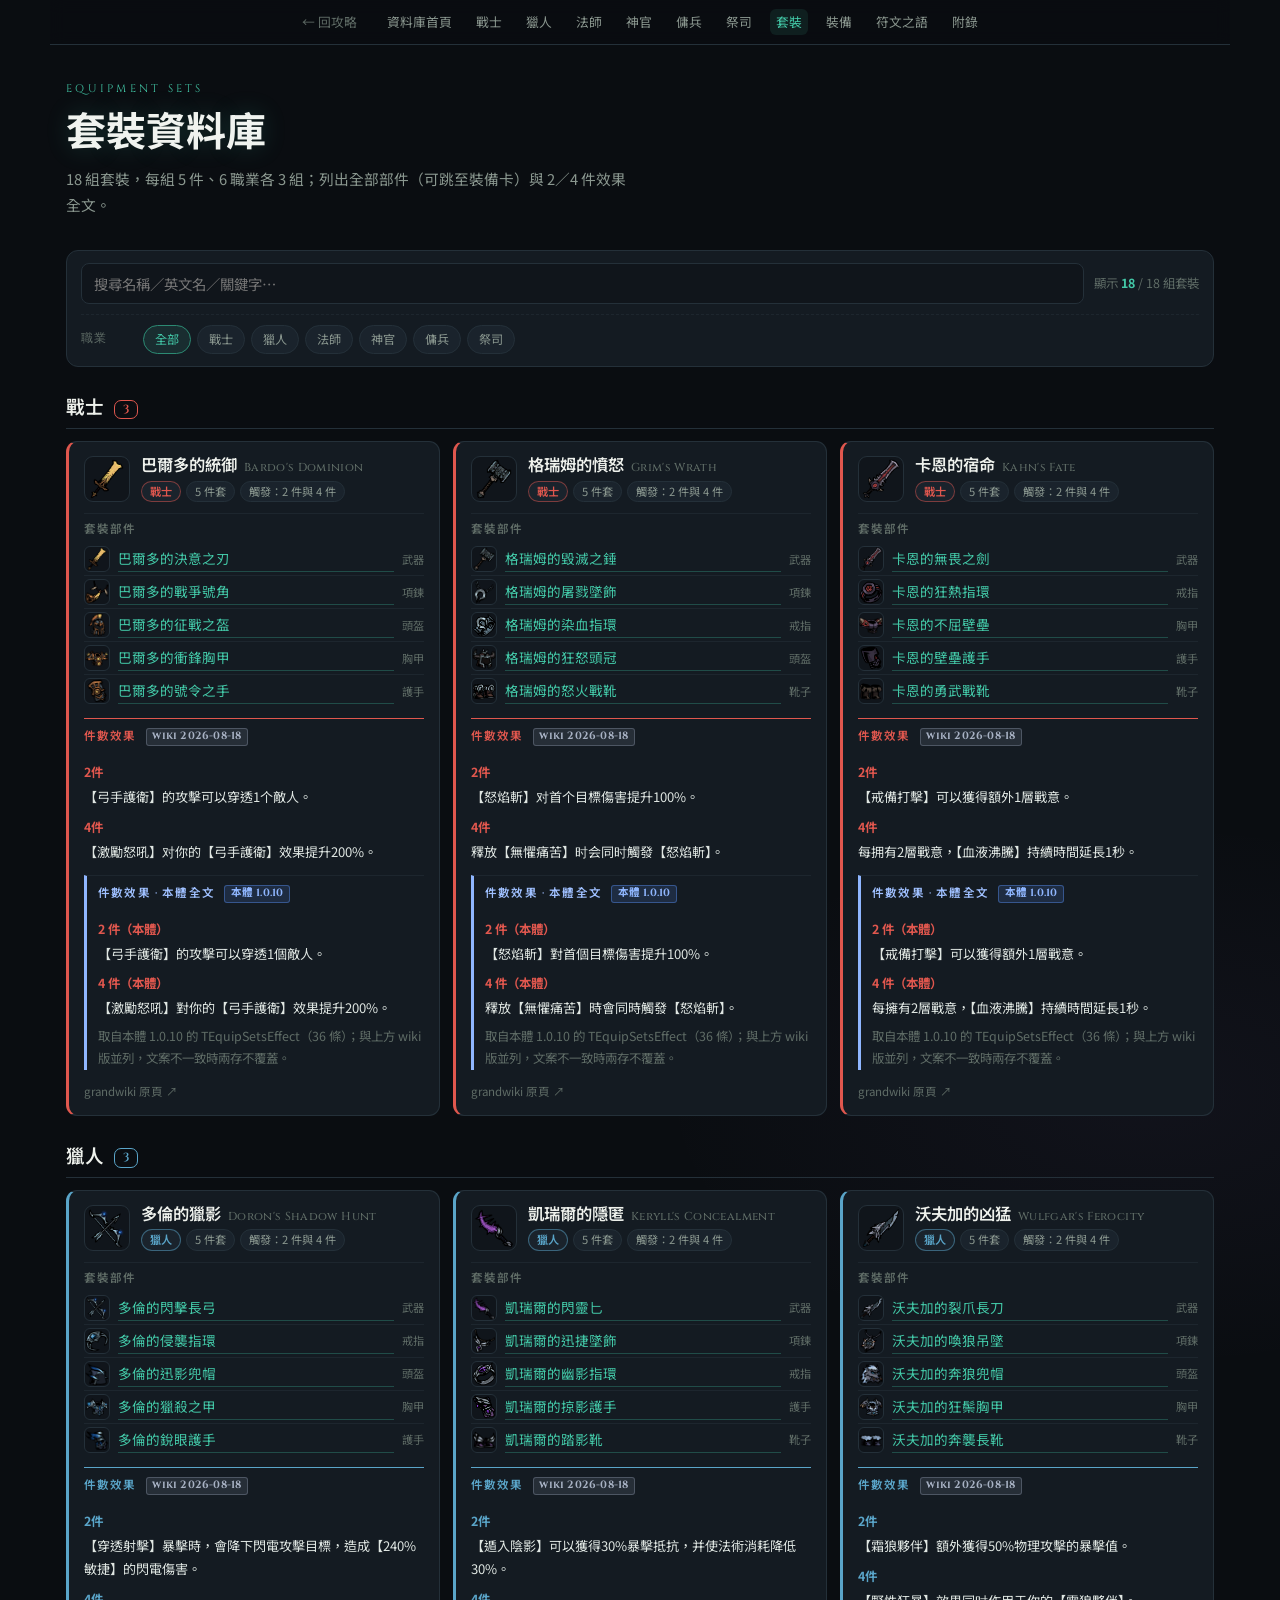
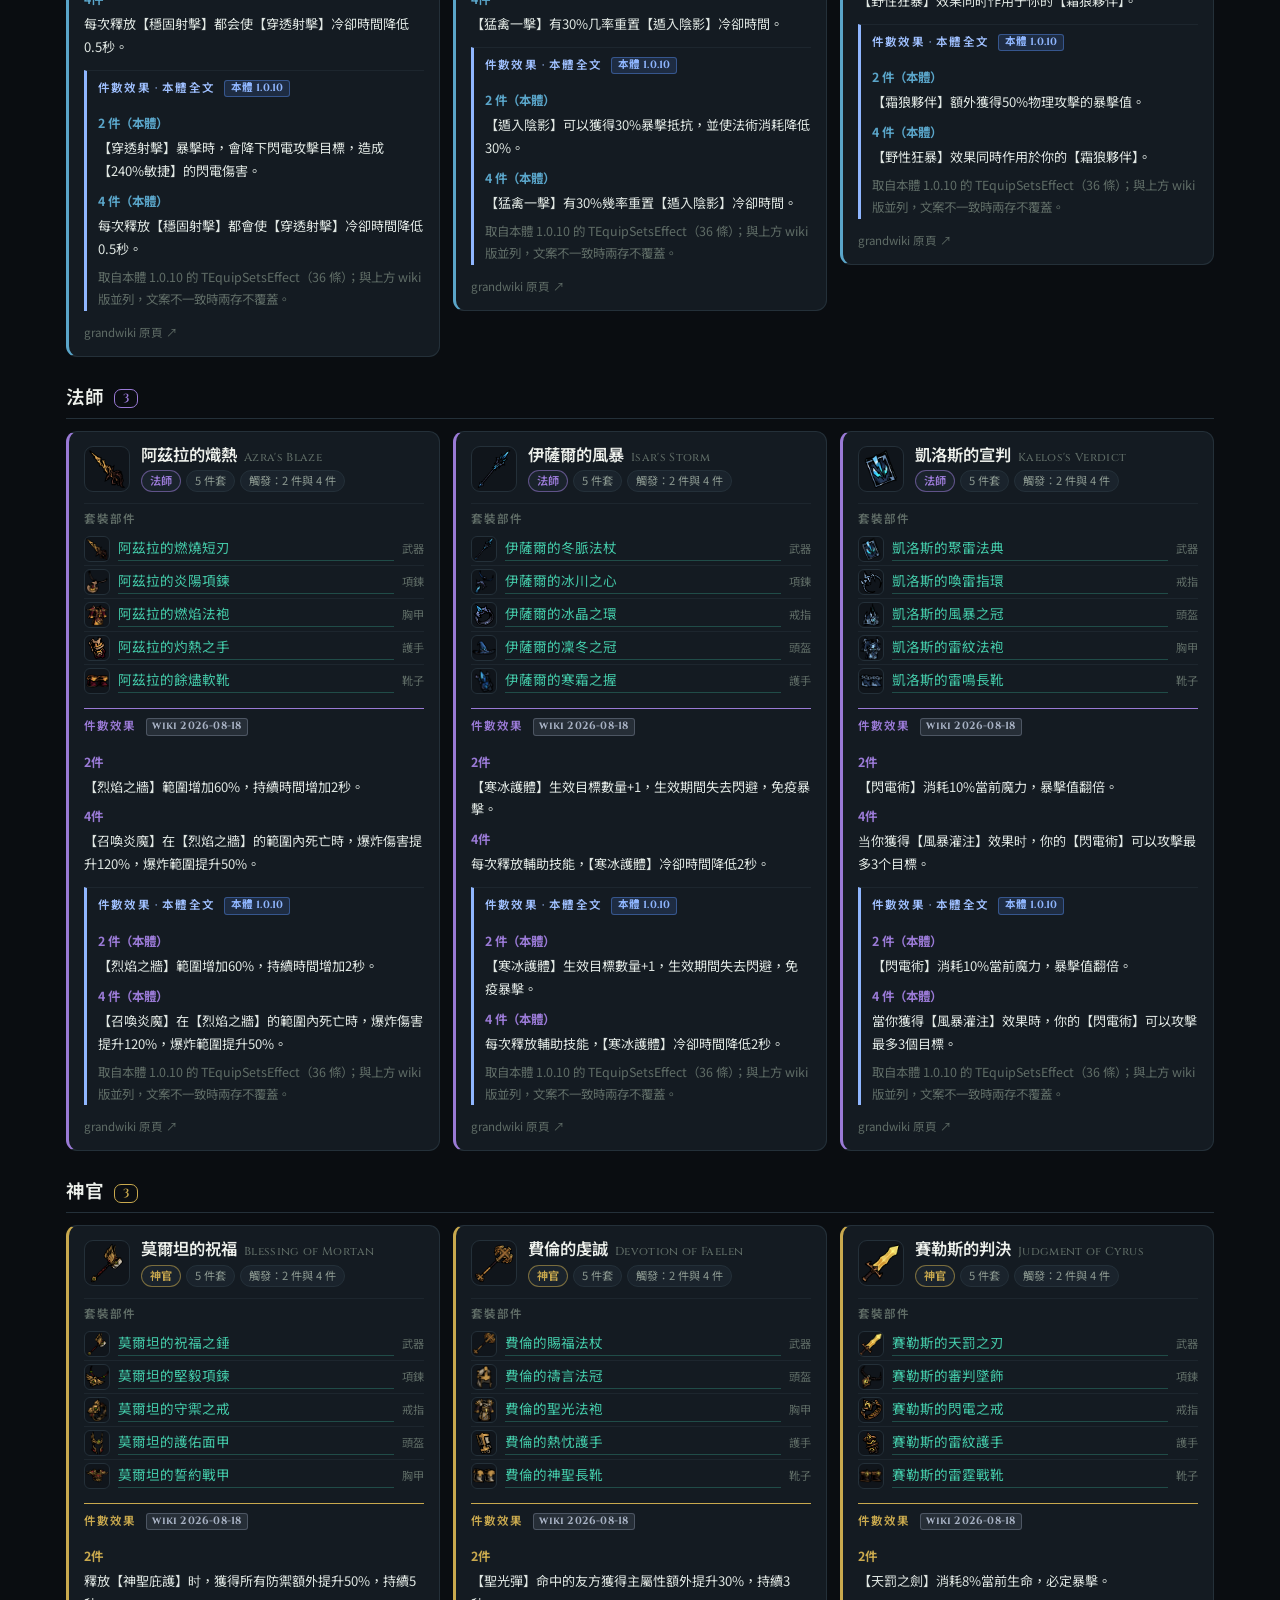
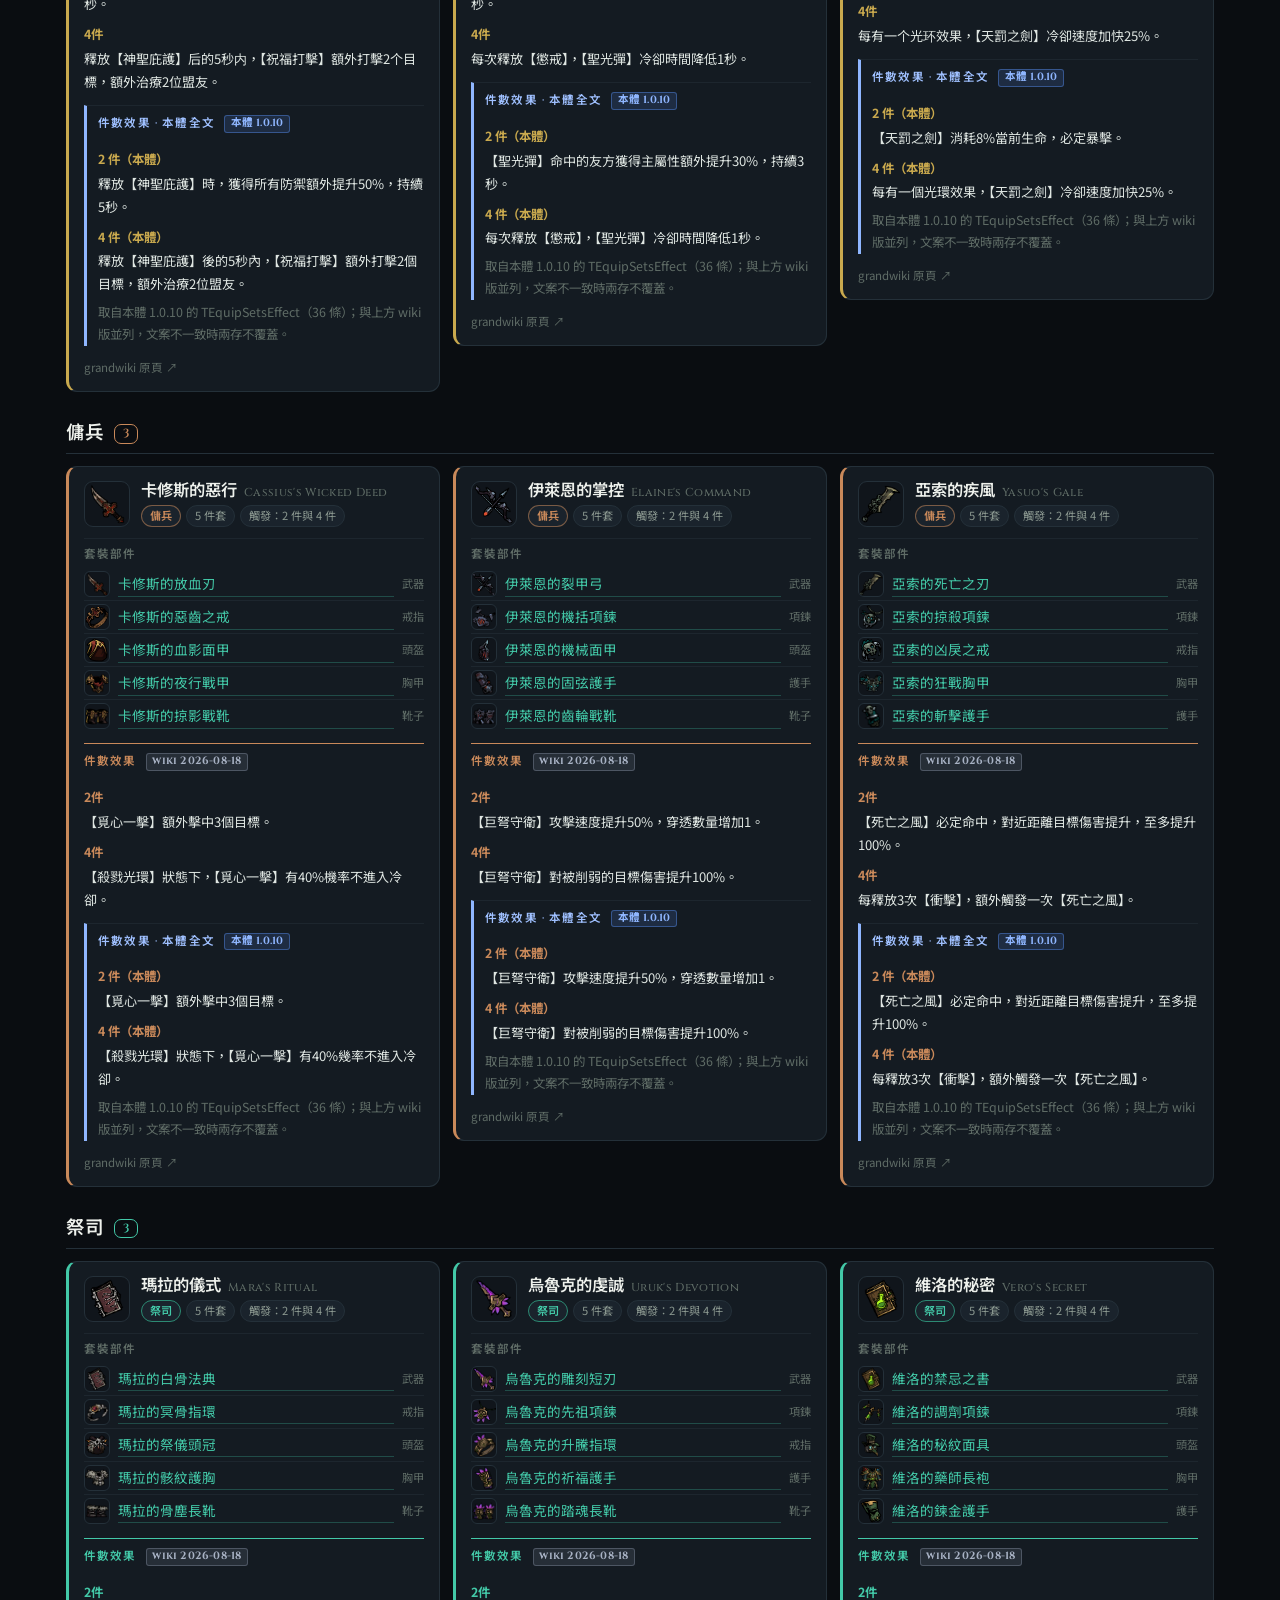
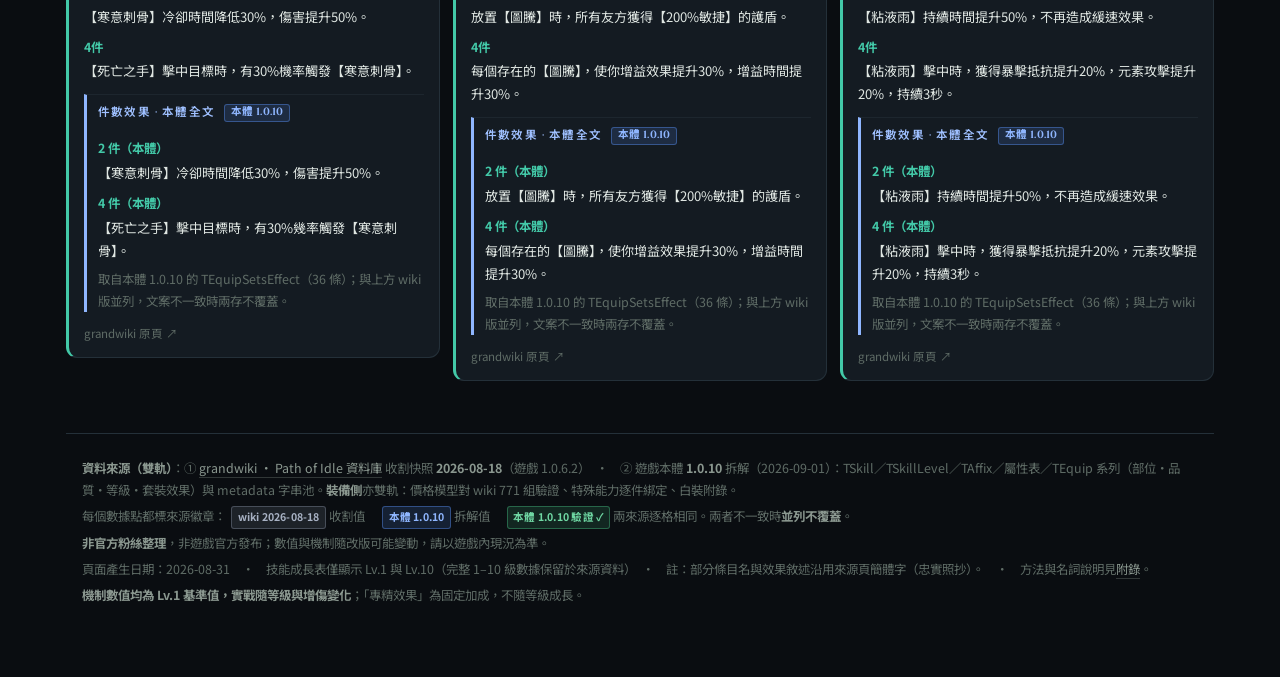
<file: db/sets.html>
<!doctype html>
<html lang="zh-Hant">
<head>
<meta charset="utf-8">
<meta name="viewport" content="width=device-width, initial-scale=1">
<title>套裝資料庫 · Path of Idle</title>
<link rel="preconnect" href="https://fonts.googleapis.com">
<link rel="preconnect" href="https://fonts.gstatic.com" crossorigin>
<link href="https://fonts.googleapis.com/css2?family=Cinzel:wght@500;600;700&family=Noto+Sans+TC:wght@400;500;700&display=swap" rel="stylesheet">
<link rel="stylesheet" href="db.css">
</head>
<body>
<div class="wrap">
<nav class="dbnav">
<a class="back" href="../index.html">← 回攻略</a>
<a href="index.html">資料庫首頁</a>
<a href="skills-warrior.html">戰士</a>
<a href="skills-hunter.html">獵人</a>
<a href="skills-mage.html">法師</a>
<a href="skills-cleric.html">神官</a>
<a href="skills-mercenary.html">傭兵</a>
<a href="skills-priest.html">祭司</a>
<a href="sets.html" class="on">套裝</a>
<a href="equipment.html">裝備</a>
<a href="runewords.html">符文之語</a>
<a href="appendix.html">附錄</a>
</nav>
<header class="phead"><div class="eyebrow">Equipment Sets</div><h1>套裝資料庫</h1><p class="lead">18 組套裝，每組 5 件、6 職業各 3 組；列出全部部件（可跳至裝備卡）與 2／4 件效果全文。</p></header>
<div class="toolbar">
<div class="searchrow"><input id="q" type="search" placeholder="搜尋名稱／英文名／關鍵字…" autocomplete="off" aria-label="搜尋"><span class="cnt">顯示 <b id="count">18</b> / 18 組套裝</span></div>
<div class="frow"><span class="flabel">職業</span>
<button class="fbtn on" data-k="cls" data-v="">全部</button>
<button class="fbtn" data-k="cls" data-v="戰士">戰士</button>
<button class="fbtn" data-k="cls" data-v="獵人">獵人</button>
<button class="fbtn" data-k="cls" data-v="法師">法師</button>
<button class="fbtn" data-k="cls" data-v="神官">神官</button>
<button class="fbtn" data-k="cls" data-v="傭兵">傭兵</button>
<button class="fbtn" data-k="cls" data-v="祭司">祭司</button>
</div>
</div>
<section class="grp c-war" data-group><h2>戰士 <span class="n">3</span></h2><div class="grid"><article class="card st c-war" id="set-bardo-s-dominion" data-card data-cls="戰士" data-s="巴爾多的統御 bardo&#x27;s dominion 戰士 bardo-s-dominion">
<header class="ch">
<img class="ico" src="icons/equip_12601.png" alt="" width="46" height="46" loading="lazy">
<div class="ct"><h3 class="nm">巴爾多的統御<span class="en">Bardo&#x27;s Dominion</span></h3>
<div class="chips"><span class="chip cls c-war">戰士</span><span class="chip tg">5 件套</span><span class="chip tg">觸發：2 件與 4 件</span></div></div></header>
<div class="sec"><h4>套裝部件</h4><ul class="pieces">
<li><img src="icons/equip_12601.png" alt="" width="26" height="26" loading="lazy"><a href="equipment.html#eq-bardo-s-blade-of-resolve">巴爾多的決意之刃</a><span class="slot">武器</span></li>
<li><img src="icons/equip_20601.png" alt="" width="26" height="26" loading="lazy"><a href="equipment.html#eq-bardo-s-war-horn">巴爾多的戰爭號角</a><span class="slot">項鍊</span></li>
<li><img src="icons/equip_41601.png" alt="" width="26" height="26" loading="lazy"><a href="equipment.html#eq-bardo-s-conqueror-helm">巴爾多的征戰之盔</a><span class="slot">頭盔</span></li>
<li><img src="icons/equip_51602.png" alt="" width="26" height="26" loading="lazy"><a href="equipment.html#eq-bardo-s-charge-chestplate">巴爾多的衝鋒胸甲</a><span class="slot">胸甲</span></li>
<li><img src="icons/equip_61601.png" alt="" width="26" height="26" loading="lazy"><a href="equipment.html#eq-bardo-s-command-hand">巴爾多的號令之手</a><span class="slot">護手</span></li>
</ul></div>
<div class="sec hi"><h4>件數效果 <span class="sb wiki">wiki 2026-08-18</span></h4><dl class="stats bon">
<dt>2件</dt><dd>【弓手護衛】的攻擊可以穿透1个敵人。</dd>
<dt>4件</dt><dd>【激勵怒吼】对你的【弓手護衛】效果提升200%。</dd>
</dl></div>
<div class="sec corebind"><h4>件數效果 · 本體全文 <span class="sb core">本體 1.0.10</span></h4><dl class="stats bon"><dt>2 件（本體）</dt><dd>【弓手護衛】的攻擊可以穿透1個敵人。</dd><dt>4 件（本體）</dt><dd>【激勵怒吼】對你的【弓手護衛】效果提升200%。</dd></dl><p class="note">取自本體 1.0.10 的 TEquipSetsEffect（36 條）；與上方 wiki 版並列，文案不一致時兩存不覆蓋。</p></div>
<a class="src" href="https://pathofidle.grandwiki.com/zh-hant/data/equipment-sets/bardo-s-dominion/" rel="noopener">grandwiki 原頁 ↗</a>
</article>
<article class="card st c-war" id="set-grim-s-wrath" data-card data-cls="戰士" data-s="格瑞姆的憤怒 grim&#x27;s wrath 戰士 grim-s-wrath">
<header class="ch">
<img class="ico" src="icons/equip_11602.png" alt="" width="46" height="46" loading="lazy">
<div class="ct"><h3 class="nm">格瑞姆的憤怒<span class="en">Grim&#x27;s Wrath</span></h3>
<div class="chips"><span class="chip cls c-war">戰士</span><span class="chip tg">5 件套</span><span class="chip tg">觸發：2 件與 4 件</span></div></div></header>
<div class="sec"><h4>套裝部件</h4><ul class="pieces">
<li><img src="icons/equip_11602.png" alt="" width="26" height="26" loading="lazy"><a href="equipment.html#eq-grim-s-bane-hammer">格瑞姆的毀滅之錘</a><span class="slot">武器</span></li>
<li><img src="icons/equip_20604.png" alt="" width="26" height="26" loading="lazy"><a href="equipment.html#eq-grim-s-slaughter-pendant">格瑞姆的屠戮墜飾</a><span class="slot">項鍊</span></li>
<li><img src="icons/equip_30604.png" alt="" width="26" height="26" loading="lazy"><a href="equipment.html#eq-grim-s-bloodstained-ring">格瑞姆的染血指環</a><span class="slot">戒指</span></li>
<li><img src="icons/equip_41602.png" alt="" width="26" height="26" loading="lazy"><a href="equipment.html#eq-grim-s-furious-helmet">格瑞姆的狂怒頭冠</a><span class="slot">頭盔</span></li>
<li><img src="icons/equip_71602.png" alt="" width="26" height="26" loading="lazy"><a href="equipment.html#eq-grim-s-wrath-boots">格瑞姆的怒火戰靴</a><span class="slot">靴子</span></li>
</ul></div>
<div class="sec hi"><h4>件數效果 <span class="sb wiki">wiki 2026-08-18</span></h4><dl class="stats bon">
<dt>2件</dt><dd>【怒焰斬】对首个目標傷害提升100%。</dd>
<dt>4件</dt><dd>釋放【無懼痛苦】时会同时觸發【怒焰斬】。</dd>
</dl></div>
<div class="sec corebind"><h4>件數效果 · 本體全文 <span class="sb core">本體 1.0.10</span></h4><dl class="stats bon"><dt>2 件（本體）</dt><dd>【怒焰斬】對首個目標傷害提升100%。</dd><dt>4 件（本體）</dt><dd>釋放【無懼痛苦】時會同時觸發【怒焰斬】。</dd></dl><p class="note">取自本體 1.0.10 的 TEquipSetsEffect（36 條）；與上方 wiki 版並列，文案不一致時兩存不覆蓋。</p></div>
<a class="src" href="https://pathofidle.grandwiki.com/zh-hant/data/equipment-sets/grim-s-wrath/" rel="noopener">grandwiki 原頁 ↗</a>
</article>
<article class="card st c-war" id="set-kahn-s-fate" data-card data-cls="戰士" data-s="卡恩的宿命 kahn&#x27;s fate 戰士 kahn-s-fate">
<header class="ch">
<img class="ico" src="icons/equip_12603.png" alt="" width="46" height="46" loading="lazy">
<div class="ct"><h3 class="nm">卡恩的宿命<span class="en">Kahn&#x27;s Fate</span></h3>
<div class="chips"><span class="chip cls c-war">戰士</span><span class="chip tg">5 件套</span><span class="chip tg">觸發：2 件與 4 件</span></div></div></header>
<div class="sec"><h4>套裝部件</h4><ul class="pieces">
<li><img src="icons/equip_12603.png" alt="" width="26" height="26" loading="lazy"><a href="equipment.html#eq-kahn-s-fearless-sword">卡恩的無畏之劍</a><span class="slot">武器</span></li>
<li><img src="icons/equip_30602.png" alt="" width="26" height="26" loading="lazy"><a href="equipment.html#eq-kahn-s-fanatical-ring">卡恩的狂熱指環</a><span class="slot">戒指</span></li>
<li><img src="icons/equip_51601.png" alt="" width="26" height="26" loading="lazy"><a href="equipment.html#eq-kahn-s-unyielding-bulwark">卡恩的不屈壁壘</a><span class="slot">胸甲</span></li>
<li><img src="icons/equip_61602.png" alt="" width="26" height="26" loading="lazy"><a href="equipment.html#eq-kahn-s-barrier-gloves">卡恩的壁壘護手</a><span class="slot">護手</span></li>
<li><img src="icons/equip_71601.png" alt="" width="26" height="26" loading="lazy"><a href="equipment.html#eq-kahn-s-valor-boots">卡恩的勇武戰靴</a><span class="slot">靴子</span></li>
</ul></div>
<div class="sec hi"><h4>件數效果 <span class="sb wiki">wiki 2026-08-18</span></h4><dl class="stats bon">
<dt>2件</dt><dd>【戒備打擊】可以獲得額外1層戰意。</dd>
<dt>4件</dt><dd>每拥有2層戰意，【血液沸騰】持續時間延長1秒。</dd>
</dl></div>
<div class="sec corebind"><h4>件數效果 · 本體全文 <span class="sb core">本體 1.0.10</span></h4><dl class="stats bon"><dt>2 件（本體）</dt><dd>【戒備打擊】可以獲得額外1層戰意。</dd><dt>4 件（本體）</dt><dd>每擁有2層戰意，【血液沸騰】持續時間延長1秒。</dd></dl><p class="note">取自本體 1.0.10 的 TEquipSetsEffect（36 條）；與上方 wiki 版並列，文案不一致時兩存不覆蓋。</p></div>
<a class="src" href="https://pathofidle.grandwiki.com/zh-hant/data/equipment-sets/kahn-s-fate/" rel="noopener">grandwiki 原頁 ↗</a>
</article></div></section>
<section class="grp c-hun" data-group><h2>獵人 <span class="n">3</span></h2><div class="grid"><article class="card st c-hun" id="set-doron-s-shadow-hunt" data-card data-cls="獵人" data-s="多倫的獵影 doron&#x27;s shadow hunt 獵人 doron-s-shadow-hunt">
<header class="ch">
<img class="ico" src="icons/equip_14601.png" alt="" width="46" height="46" loading="lazy">
<div class="ct"><h3 class="nm">多倫的獵影<span class="en">Doron&#x27;s Shadow Hunt</span></h3>
<div class="chips"><span class="chip cls c-hun">獵人</span><span class="chip tg">5 件套</span><span class="chip tg">觸發：2 件與 4 件</span></div></div></header>
<div class="sec"><h4>套裝部件</h4><ul class="pieces">
<li><img src="icons/equip_14601.png" alt="" width="26" height="26" loading="lazy"><a href="equipment.html#eq-doron-s-blitz-bow">多倫的閃擊長弓</a><span class="slot">武器</span></li>
<li><img src="icons/equip_30605.png" alt="" width="26" height="26" loading="lazy"><a href="equipment.html#eq-doron-s-assault-ring">多倫的侵襲指環</a><span class="slot">戒指</span></li>
<li><img src="icons/equip_42602.png" alt="" width="26" height="26" loading="lazy"><a href="equipment.html#eq-doron-s-shadow-hood">多倫的迅影兜帽</a><span class="slot">頭盔</span></li>
<li><img src="icons/equip_52602.png" alt="" width="26" height="26" loading="lazy"><a href="equipment.html#eq-doron-s-hunter-armor">多倫的獵殺之甲</a><span class="slot">胸甲</span></li>
<li><img src="icons/equip_62602.png" alt="" width="26" height="26" loading="lazy"><a href="equipment.html#eq-doron-s-sharp-gloves">多倫的銳眼護手</a><span class="slot">護手</span></li>
</ul></div>
<div class="sec hi"><h4>件數效果 <span class="sb wiki">wiki 2026-08-18</span></h4><dl class="stats bon">
<dt>2件</dt><dd>【穿透射擊】暴擊時，會降下閃電攻擊目標，造成【240% 敏捷】的閃電傷害。</dd>
<dt>4件</dt><dd>每次釋放【穩固射擊】都会使【穿透射擊】冷卻時間降低0.5秒。</dd>
</dl></div>
<div class="sec corebind"><h4>件數效果 · 本體全文 <span class="sb core">本體 1.0.10</span></h4><dl class="stats bon"><dt>2 件（本體）</dt><dd>【穿透射擊】暴擊時，會降下閃電攻擊目標，造成【240%敏捷】的閃電傷害。</dd><dt>4 件（本體）</dt><dd>每次釋放【穩固射擊】都會使【穿透射擊】冷卻時間降低0.5秒。</dd></dl><p class="note">取自本體 1.0.10 的 TEquipSetsEffect（36 條）；與上方 wiki 版並列，文案不一致時兩存不覆蓋。</p></div>
<a class="src" href="https://pathofidle.grandwiki.com/zh-hant/data/equipment-sets/doron-s-shadow-hunt/" rel="noopener">grandwiki 原頁 ↗</a>
</article>
<article class="card st c-hun" id="set-keryll-s-concealment" data-card data-cls="獵人" data-s="凱瑞爾的隱匿 keryll&#x27;s concealment 獵人 keryll-s-concealment">
<header class="ch">
<img class="ico" src="icons/equip_13601.png" alt="" width="46" height="46" loading="lazy">
<div class="ct"><h3 class="nm">凱瑞爾的隱匿<span class="en">Keryll&#x27;s Concealment</span></h3>
<div class="chips"><span class="chip cls c-hun">獵人</span><span class="chip tg">5 件套</span><span class="chip tg">觸發：2 件與 4 件</span></div></div></header>
<div class="sec"><h4>套裝部件</h4><ul class="pieces">
<li><img src="icons/equip_13601.png" alt="" width="26" height="26" loading="lazy"><a href="equipment.html#eq-keryll-s-spectral-dagger">凱瑞爾的閃靈匕</a><span class="slot">武器</span></li>
<li><img src="icons/equip_20605.png" alt="" width="26" height="26" loading="lazy"><a href="equipment.html#eq-keryll-s-swift-pendant">凱瑞爾的迅捷墜飾</a><span class="slot">項鍊</span></li>
<li><img src="icons/equip_30603.png" alt="" width="26" height="26" loading="lazy"><a href="equipment.html#eq-keryll-s-shadow-ring">凱瑞爾的幽影指環</a><span class="slot">戒指</span></li>
<li><img src="icons/equip_62601.png" alt="" width="26" height="26" loading="lazy"><a href="equipment.html#eq-keryll-s-shadowstrike-gauntlets">凱瑞爾的掠影護手</a><span class="slot">護手</span></li>
<li><img src="icons/equip_72601.png" alt="" width="26" height="26" loading="lazy"><a href="equipment.html#eq-keryll-s-shadowstrider-boots">凱瑞爾的踏影靴</a><span class="slot">靴子</span></li>
</ul></div>
<div class="sec hi"><h4>件數效果 <span class="sb wiki">wiki 2026-08-18</span></h4><dl class="stats bon">
<dt>2件</dt><dd>【遁入陰影】可以獲得30%暴擊抵抗，并使法術消耗降低30%。</dd>
<dt>4件</dt><dd>【猛禽一擊】有30%几率重置【遁入陰影】冷卻時間。</dd>
</dl></div>
<div class="sec corebind"><h4>件數效果 · 本體全文 <span class="sb core">本體 1.0.10</span></h4><dl class="stats bon"><dt>2 件（本體）</dt><dd>【遁入陰影】可以獲得30%暴擊抵抗，並使法術消耗降低30%。</dd><dt>4 件（本體）</dt><dd>【猛禽一擊】有30%幾率重置【遁入陰影】冷卻時間。</dd></dl><p class="note">取自本體 1.0.10 的 TEquipSetsEffect（36 條）；與上方 wiki 版並列，文案不一致時兩存不覆蓋。</p></div>
<a class="src" href="https://pathofidle.grandwiki.com/zh-hant/data/equipment-sets/keryll-s-concealment/" rel="noopener">grandwiki 原頁 ↗</a>
</article>
<article class="card st c-hun" id="set-wulfgar-s-ferocity" data-card data-cls="獵人" data-s="沃夫加的凶猛 wulfgar&#x27;s ferocity 獵人 wulfgar-s-ferocity">
<header class="ch">
<img class="ico" src="icons/equip_12602.png" alt="" width="46" height="46" loading="lazy">
<div class="ct"><h3 class="nm">沃夫加的凶猛<span class="en">Wulfgar&#x27;s Ferocity</span></h3>
<div class="chips"><span class="chip cls c-hun">獵人</span><span class="chip tg">5 件套</span><span class="chip tg">觸發：2 件與 4 件</span></div></div></header>
<div class="sec"><h4>套裝部件</h4><ul class="pieces">
<li><img src="icons/equip_12602.png" alt="" width="26" height="26" loading="lazy"><a href="equipment.html#eq-wulfgar-s-claw-rending-longblade">沃夫加的裂爪長刀</a><span class="slot">武器</span></li>
<li><img src="icons/equip_20603.png" alt="" width="26" height="26" loading="lazy"><a href="equipment.html#eq-wulfgar-s-wolf-summon-pendant">沃夫加的喚狼吊墜</a><span class="slot">項鍊</span></li>
<li><img src="icons/equip_42601.png" alt="" width="26" height="26" loading="lazy"><a href="equipment.html#eq-wulfgar-s-wolf-hood">沃夫加的奔狼兜帽</a><span class="slot">頭盔</span></li>
<li><img src="icons/equip_52601.png" alt="" width="26" height="26" loading="lazy"><a href="equipment.html#eq-wulfgar-s-fierce-mane-chestplate">沃夫加的狂鬃胸甲</a><span class="slot">胸甲</span></li>
<li><img src="icons/equip_72602.png" alt="" width="26" height="26" loading="lazy"><a href="equipment.html#eq-wulfgar-s-charge-boots">沃夫加的奔襲長靴</a><span class="slot">靴子</span></li>
</ul></div>
<div class="sec hi"><h4>件數效果 <span class="sb wiki">wiki 2026-08-18</span></h4><dl class="stats bon">
<dt>2件</dt><dd>【霜狼夥伴】額外獲得50%物理攻擊的暴擊值。</dd>
<dt>4件</dt><dd>【野性狂暴】效果同时作用于你的【霜狼夥伴】。</dd>
</dl></div>
<div class="sec corebind"><h4>件數效果 · 本體全文 <span class="sb core">本體 1.0.10</span></h4><dl class="stats bon"><dt>2 件（本體）</dt><dd>【霜狼夥伴】額外獲得50%物理攻擊的暴擊值。</dd><dt>4 件（本體）</dt><dd>【野性狂暴】效果同時作用於你的【霜狼夥伴】。</dd></dl><p class="note">取自本體 1.0.10 的 TEquipSetsEffect（36 條）；與上方 wiki 版並列，文案不一致時兩存不覆蓋。</p></div>
<a class="src" href="https://pathofidle.grandwiki.com/zh-hant/data/equipment-sets/wulfgar-s-ferocity/" rel="noopener">grandwiki 原頁 ↗</a>
</article></div></section>
<section class="grp c-mag" data-group><h2>法師 <span class="n">3</span></h2><div class="grid"><article class="card st c-mag" id="set-azra-s-blaze" data-card data-cls="法師" data-s="阿茲拉的熾熱 azra&#x27;s blaze 法師 azra-s-blaze">
<header class="ch">
<img class="ico" src="icons/equip_13602.png" alt="" width="46" height="46" loading="lazy">
<div class="ct"><h3 class="nm">阿茲拉的熾熱<span class="en">Azra&#x27;s Blaze</span></h3>
<div class="chips"><span class="chip cls c-mag">法師</span><span class="chip tg">5 件套</span><span class="chip tg">觸發：2 件與 4 件</span></div></div></header>
<div class="sec"><h4>套裝部件</h4><ul class="pieces">
<li><img src="icons/equip_13602.png" alt="" width="26" height="26" loading="lazy"><a href="equipment.html#eq-azra-s-blazing-dagger">阿茲拉的燃燒短刃</a><span class="slot">武器</span></li>
<li><img src="icons/equip_20606.png" alt="" width="26" height="26" loading="lazy"><a href="equipment.html#eq-azra-s-sunfire-amulet">阿茲拉的炎陽項鍊</a><span class="slot">項鍊</span></li>
<li><img src="icons/equip_53602.png" alt="" width="26" height="26" loading="lazy"><a href="equipment.html#eq-azra-s-flame-robe">阿茲拉的燃焰法袍</a><span class="slot">胸甲</span></li>
<li><img src="icons/equip_63602.png" alt="" width="26" height="26" loading="lazy"><a href="equipment.html#eq-azra-s-scorching-hand">阿茲拉的灼熱之手</a><span class="slot">護手</span></li>
<li><img src="icons/equip_73602.png" alt="" width="26" height="26" loading="lazy"><a href="equipment.html#eq-azra-s-ember-slippers">阿茲拉的餘燼軟靴</a><span class="slot">靴子</span></li>
</ul></div>
<div class="sec hi"><h4>件數效果 <span class="sb wiki">wiki 2026-08-18</span></h4><dl class="stats bon">
<dt>2件</dt><dd>【烈焰之牆】範圍增加60%，持續時間增加2秒。</dd>
<dt>4件</dt><dd>【召喚炎魔】在【烈焰之牆】的範圍內死亡時，爆炸傷害提升120%，爆炸範圍提升50%。</dd>
</dl></div>
<div class="sec corebind"><h4>件數效果 · 本體全文 <span class="sb core">本體 1.0.10</span></h4><dl class="stats bon"><dt>2 件（本體）</dt><dd>【烈焰之牆】範圍增加60%，持續時間增加2秒。</dd><dt>4 件（本體）</dt><dd>【召喚炎魔】在【烈焰之牆】的範圍內死亡時，爆炸傷害提升120%，爆炸範圍提升50%。</dd></dl><p class="note">取自本體 1.0.10 的 TEquipSetsEffect（36 條）；與上方 wiki 版並列，文案不一致時兩存不覆蓋。</p></div>
<a class="src" href="https://pathofidle.grandwiki.com/zh-hant/data/equipment-sets/azra-s-blaze/" rel="noopener">grandwiki 原頁 ↗</a>
</article>
<article class="card st c-mag" id="set-isar-s-storm" data-card data-cls="法師" data-s="伊薩爾的風暴 isar&#x27;s storm 法師 isar-s-storm">
<header class="ch">
<img class="ico" src="icons/equip_15601.png" alt="" width="46" height="46" loading="lazy">
<div class="ct"><h3 class="nm">伊薩爾的風暴<span class="en">Isar&#x27;s Storm</span></h3>
<div class="chips"><span class="chip cls c-mag">法師</span><span class="chip tg">5 件套</span><span class="chip tg">觸發：2 件與 4 件</span></div></div></header>
<div class="sec"><h4>套裝部件</h4><ul class="pieces">
<li><img src="icons/equip_15601.png" alt="" width="26" height="26" loading="lazy"><a href="equipment.html#eq-isar-s-wintervein-staff">伊薩爾的冬脈法杖</a><span class="slot">武器</span></li>
<li><img src="icons/equip_20602.png" alt="" width="26" height="26" loading="lazy"><a href="equipment.html#eq-isar-s-glacier-heart">伊薩爾的冰川之心</a><span class="slot">項鍊</span></li>
<li><img src="icons/equip_30601.png" alt="" width="26" height="26" loading="lazy"><a href="equipment.html#eq-isar-s-ice-crystal-ring">伊薩爾的冰晶之環</a><span class="slot">戒指</span></li>
<li><img src="icons/equip_43602.png" alt="" width="26" height="26" loading="lazy"><a href="equipment.html#eq-isar-s-winter-crown">伊薩爾的凜冬之冠</a><span class="slot">頭盔</span></li>
<li><img src="icons/equip_63601.png" alt="" width="26" height="26" loading="lazy"><a href="equipment.html#eq-isar-s-frost-grip">伊薩爾的寒霜之握</a><span class="slot">護手</span></li>
</ul></div>
<div class="sec hi"><h4>件數效果 <span class="sb wiki">wiki 2026-08-18</span></h4><dl class="stats bon">
<dt>2件</dt><dd>【寒冰護體】生效目標數量+1，生效期間失去閃避，免疫暴擊。</dd>
<dt>4件</dt><dd>每次釋放輔助技能，【寒冰護體】冷卻時間降低2秒。</dd>
</dl></div>
<div class="sec corebind"><h4>件數效果 · 本體全文 <span class="sb core">本體 1.0.10</span></h4><dl class="stats bon"><dt>2 件（本體）</dt><dd>【寒冰護體】生效目標數量+1，生效期間失去閃避，免疫暴擊。</dd><dt>4 件（本體）</dt><dd>每次釋放輔助技能，【寒冰護體】冷卻時間降低2秒。</dd></dl><p class="note">取自本體 1.0.10 的 TEquipSetsEffect（36 條）；與上方 wiki 版並列，文案不一致時兩存不覆蓋。</p></div>
<a class="src" href="https://pathofidle.grandwiki.com/zh-hant/data/equipment-sets/isar-s-storm/" rel="noopener">grandwiki 原頁 ↗</a>
</article>
<article class="card st c-mag" id="set-kaelos-s-verdict" data-card data-cls="法師" data-s="凱洛斯的宣判 kaelos&#x27;s verdict 法師 kaelos-s-verdict">
<header class="ch">
<img class="ico" src="icons/equip_16601.png" alt="" width="46" height="46" loading="lazy">
<div class="ct"><h3 class="nm">凱洛斯的宣判<span class="en">Kaelos&#x27;s Verdict</span></h3>
<div class="chips"><span class="chip cls c-mag">法師</span><span class="chip tg">5 件套</span><span class="chip tg">觸發：2 件與 4 件</span></div></div></header>
<div class="sec"><h4>套裝部件</h4><ul class="pieces">
<li><img src="icons/equip_16601.png" alt="" width="26" height="26" loading="lazy"><a href="equipment.html#eq-kaelos-s-thunderfrost-tome">凱洛斯的聚雷法典</a><span class="slot">武器</span></li>
<li><img src="icons/equip_30606.png" alt="" width="26" height="26" loading="lazy"><a href="equipment.html#eq-kaelos-s-thundercall-ring">凱洛斯的喚雷指環</a><span class="slot">戒指</span></li>
<li><img src="icons/equip_43601.png" alt="" width="26" height="26" loading="lazy"><a href="equipment.html#eq-kaelos-s-storm-crown">凱洛斯的風暴之冠</a><span class="slot">頭盔</span></li>
<li><img src="icons/equip_53601.png" alt="" width="26" height="26" loading="lazy"><a href="equipment.html#eq-kaelos-s-thunder-rune-robe">凱洛斯的雷紋法袍</a><span class="slot">胸甲</span></li>
<li><img src="icons/equip_73601.png" alt="" width="26" height="26" loading="lazy"><a href="equipment.html#eq-kaelos-s-thunder-boots">凱洛斯的雷鳴長靴</a><span class="slot">靴子</span></li>
</ul></div>
<div class="sec hi"><h4>件數效果 <span class="sb wiki">wiki 2026-08-18</span></h4><dl class="stats bon">
<dt>2件</dt><dd>【閃電術】消耗10%當前魔力，暴擊值翻倍。</dd>
<dt>4件</dt><dd>当你獲得【風暴灌注】效果时，你的【閃電術】可以攻擊最多3个目標。</dd>
</dl></div>
<div class="sec corebind"><h4>件數效果 · 本體全文 <span class="sb core">本體 1.0.10</span></h4><dl class="stats bon"><dt>2 件（本體）</dt><dd>【閃電術】消耗10%當前魔力，暴擊值翻倍。</dd><dt>4 件（本體）</dt><dd>當你獲得【風暴灌注】效果時，你的【閃電術】可以攻擊最多3個目標。</dd></dl><p class="note">取自本體 1.0.10 的 TEquipSetsEffect（36 條）；與上方 wiki 版並列，文案不一致時兩存不覆蓋。</p></div>
<a class="src" href="https://pathofidle.grandwiki.com/zh-hant/data/equipment-sets/kaelos-s-verdict/" rel="noopener">grandwiki 原頁 ↗</a>
</article></div></section>
<section class="grp c-cle" data-group><h2>神官 <span class="n">3</span></h2><div class="grid"><article class="card st c-cle" id="set-blessing-of-mortan" data-card data-cls="神官" data-s="莫爾坦的祝福 blessing of mortan 神官 blessing-of-mortan">
<header class="ch">
<img class="ico" src="icons/equip_11601.png" alt="" width="46" height="46" loading="lazy">
<div class="ct"><h3 class="nm">莫爾坦的祝福<span class="en">Blessing of Mortan</span></h3>
<div class="chips"><span class="chip cls c-cle">神官</span><span class="chip tg">5 件套</span><span class="chip tg">觸發：2 件與 4 件</span></div></div></header>
<div class="sec"><h4>套裝部件</h4><ul class="pieces">
<li><img src="icons/equip_11601.png" alt="" width="26" height="26" loading="lazy"><a href="equipment.html#eq-mortan-s-hammer-of-blessing">莫爾坦的祝福之錘</a><span class="slot">武器</span></li>
<li><img src="icons/equip_20607.png" alt="" width="26" height="26" loading="lazy"><a href="equipment.html#eq-mortan-s-necklace-of-fortitude">莫爾坦的堅毅項鍊</a><span class="slot">項鍊</span></li>
<li><img src="icons/equip_30607.png" alt="" width="26" height="26" loading="lazy"><a href="equipment.html#eq-mortan-s-ring-of-warding">莫爾坦的守禦之戒</a><span class="slot">戒指</span></li>
<li><img src="icons/equip_41603.png" alt="" width="26" height="26" loading="lazy"><a href="equipment.html#eq-mortan-s-helm-of-blessing">莫爾坦的護佑面甲</a><span class="slot">頭盔</span></li>
<li><img src="icons/equip_51603.png" alt="" width="26" height="26" loading="lazy"><a href="equipment.html#eq-mortan-s-oath-plate">莫爾坦的誓約戰甲</a><span class="slot">胸甲</span></li>
</ul></div>
<div class="sec hi"><h4>件數效果 <span class="sb wiki">wiki 2026-08-18</span></h4><dl class="stats bon">
<dt>2件</dt><dd>釋放【神聖庇護】时，獲得所有防禦額外提升50%，持續5秒。</dd>
<dt>4件</dt><dd>釋放【神聖庇護】后的5秒内，【祝福打擊】額外打擊2个目標，額外治療2位盟友。</dd>
</dl></div>
<div class="sec corebind"><h4>件數效果 · 本體全文 <span class="sb core">本體 1.0.10</span></h4><dl class="stats bon"><dt>2 件（本體）</dt><dd>釋放【神聖庇護】時，獲得所有防禦額外提升50%，持續5秒。</dd><dt>4 件（本體）</dt><dd>釋放【神聖庇護】後的5秒內，【祝福打擊】額外打擊2個目標，額外治療2位盟友。</dd></dl><p class="note">取自本體 1.0.10 的 TEquipSetsEffect（36 條）；與上方 wiki 版並列，文案不一致時兩存不覆蓋。</p></div>
<a class="src" href="https://pathofidle.grandwiki.com/zh-hant/data/equipment-sets/blessing-of-mortan/" rel="noopener">grandwiki 原頁 ↗</a>
</article>
<article class="card st c-cle" id="set-devotion-of-faelen" data-card data-cls="神官" data-s="費倫的虔誠 devotion of faelen 神官 devotion-of-faelen">
<header class="ch">
<img class="ico" src="icons/equip_15602.png" alt="" width="46" height="46" loading="lazy">
<div class="ct"><h3 class="nm">費倫的虔誠<span class="en">Devotion of Faelen</span></h3>
<div class="chips"><span class="chip cls c-cle">神官</span><span class="chip tg">5 件套</span><span class="chip tg">觸發：2 件與 4 件</span></div></div></header>
<div class="sec"><h4>套裝部件</h4><ul class="pieces">
<li><img src="icons/equip_15602.png" alt="" width="26" height="26" loading="lazy"><a href="equipment.html#eq-faelen-s-blessed-staff">費倫的賜福法杖</a><span class="slot">武器</span></li>
<li><img src="icons/equip_43603.png" alt="" width="26" height="26" loading="lazy"><a href="equipment.html#eq-faelen-s-diadem-of-prayer">費倫的禱言法冠</a><span class="slot">頭盔</span></li>
<li><img src="icons/equip_53603.png" alt="" width="26" height="26" loading="lazy"><a href="equipment.html#eq-faelen-s-robe-of-holy-light">費倫的聖光法袍</a><span class="slot">胸甲</span></li>
<li><img src="icons/equip_63603.png" alt="" width="26" height="26" loading="lazy"><a href="equipment.html#eq-faelen-s-gauntlets-of-devotion">費倫的熱忱護手</a><span class="slot">護手</span></li>
<li><img src="icons/equip_73603.png" alt="" width="26" height="26" loading="lazy"><a href="equipment.html#eq-faelen-s-holy-boots">費倫的神聖長靴</a><span class="slot">靴子</span></li>
</ul></div>
<div class="sec hi"><h4>件數效果 <span class="sb wiki">wiki 2026-08-18</span></h4><dl class="stats bon">
<dt>2件</dt><dd>【聖光彈】命中的友方獲得主屬性額外提升30%，持續3秒。</dd>
<dt>4件</dt><dd>每次釋放【懲戒】，【聖光彈】冷卻時間降低1秒。</dd>
</dl></div>
<div class="sec corebind"><h4>件數效果 · 本體全文 <span class="sb core">本體 1.0.10</span></h4><dl class="stats bon"><dt>2 件（本體）</dt><dd>【聖光彈】命中的友方獲得主屬性額外提升30%，持續3秒。</dd><dt>4 件（本體）</dt><dd>每次釋放【懲戒】，【聖光彈】冷卻時間降低1秒。</dd></dl><p class="note">取自本體 1.0.10 的 TEquipSetsEffect（36 條）；與上方 wiki 版並列，文案不一致時兩存不覆蓋。</p></div>
<a class="src" href="https://pathofidle.grandwiki.com/zh-hant/data/equipment-sets/devotion-of-faelen/" rel="noopener">grandwiki 原頁 ↗</a>
</article>
<article class="card st c-cle" id="set-judgment-of-cyrus" data-card data-cls="神官" data-s="賽勒斯的判決 judgment of cyrus 神官 judgment-of-cyrus">
<header class="ch">
<img class="ico" src="icons/equip_12604.png" alt="" width="46" height="46" loading="lazy">
<div class="ct"><h3 class="nm">賽勒斯的判決<span class="en">Judgment of Cyrus</span></h3>
<div class="chips"><span class="chip cls c-cle">神官</span><span class="chip tg">5 件套</span><span class="chip tg">觸發：2 件與 4 件</span></div></div></header>
<div class="sec"><h4>套裝部件</h4><ul class="pieces">
<li><img src="icons/equip_12604.png" alt="" width="26" height="26" loading="lazy"><a href="equipment.html#eq-cyrus-s-blade-of-divine-punishment">賽勒斯的天罰之刃</a><span class="slot">武器</span></li>
<li><img src="icons/equip_20608.png" alt="" width="26" height="26" loading="lazy"><a href="equipment.html#eq-cyrus-s-pendant-of-judgment">賽勒斯的審判墜飾</a><span class="slot">項鍊</span></li>
<li><img src="icons/equip_30608.png" alt="" width="26" height="26" loading="lazy"><a href="equipment.html#eq-cyrus-s-ring-of-thundercall">賽勒斯的閃電之戒</a><span class="slot">戒指</span></li>
<li><img src="icons/equip_61603.png" alt="" width="26" height="26" loading="lazy"><a href="equipment.html#eq-cyrus-s-gauntlets-of-lightning-runes">賽勒斯的雷紋護手</a><span class="slot">護手</span></li>
<li><img src="icons/equip_71603.png" alt="" width="26" height="26" loading="lazy"><a href="equipment.html#eq-cyrus-s-thunder-boots">賽勒斯的雷霆戰靴</a><span class="slot">靴子</span></li>
</ul></div>
<div class="sec hi"><h4>件數效果 <span class="sb wiki">wiki 2026-08-18</span></h4><dl class="stats bon">
<dt>2件</dt><dd>【天罰之劍】消耗8%當前生命，必定暴擊。</dd>
<dt>4件</dt><dd>每有一个光环效果，【天罰之劍】冷卻速度加快25%。</dd>
</dl></div>
<div class="sec corebind"><h4>件數效果 · 本體全文 <span class="sb core">本體 1.0.10</span></h4><dl class="stats bon"><dt>2 件（本體）</dt><dd>【天罰之劍】消耗8%當前生命，必定暴擊。</dd><dt>4 件（本體）</dt><dd>每有一個光環效果，【天罰之劍】冷卻速度加快25%。</dd></dl><p class="note">取自本體 1.0.10 的 TEquipSetsEffect（36 條）；與上方 wiki 版並列，文案不一致時兩存不覆蓋。</p></div>
<a class="src" href="https://pathofidle.grandwiki.com/zh-hant/data/equipment-sets/judgment-of-cyrus/" rel="noopener">grandwiki 原頁 ↗</a>
</article></div></section>
<section class="grp c-mer" data-group><h2>傭兵 <span class="n">3</span></h2><div class="grid"><article class="card st c-mer" id="set-cassius-s-wicked-deed" data-card data-cls="傭兵" data-s="卡修斯的惡行 cassius&#x27;s wicked deed 傭兵 cassius-s-wicked-deed">
<header class="ch">
<img class="ico" src="icons/equip_13603.png" alt="" width="46" height="46" loading="lazy">
<div class="ct"><h3 class="nm">卡修斯的惡行<span class="en">Cassius&#x27;s Wicked Deed</span></h3>
<div class="chips"><span class="chip cls c-mer">傭兵</span><span class="chip tg">5 件套</span><span class="chip tg">觸發：2 件與 4 件</span></div></div></header>
<div class="sec"><h4>套裝部件</h4><ul class="pieces">
<li><img src="icons/equip_13603.png" alt="" width="26" height="26" loading="lazy"><a href="equipment.html#eq-cassius-s-bleeding-blade">卡修斯的放血刃</a><span class="slot">武器</span></li>
<li><img src="icons/equip_30610.png" alt="" width="26" height="26" loading="lazy"><a href="equipment.html#eq-cassius-s-ring-of-vile-fangs">卡修斯的惡齒之戒</a><span class="slot">戒指</span></li>
<li><img src="icons/equip_42603.png" alt="" width="26" height="26" loading="lazy"><a href="equipment.html#eq-cassius-s-bloodshadow-visor">卡修斯的血影面甲</a><span class="slot">頭盔</span></li>
<li><img src="icons/equip_52604.png" alt="" width="26" height="26" loading="lazy"><a href="equipment.html#eq-cassius-s-nightstalker-armor">卡修斯的夜行戰甲</a><span class="slot">胸甲</span></li>
<li><img src="icons/equip_72603.png" alt="" width="26" height="26" loading="lazy"><a href="equipment.html#eq-cassius-s-shadowstrike-greaves">卡修斯的掠影戰靴</a><span class="slot">靴子</span></li>
</ul></div>
<div class="sec hi"><h4>件數效果 <span class="sb wiki">wiki 2026-08-18</span></h4><dl class="stats bon">
<dt>2件</dt><dd>【覓心一擊】額外擊中3個目標。</dd>
<dt>4件</dt><dd>【殺戮光環】狀態下，【覓心一擊】有40%機率不進入冷卻。</dd>
</dl></div>
<div class="sec corebind"><h4>件數效果 · 本體全文 <span class="sb core">本體 1.0.10</span></h4><dl class="stats bon"><dt>2 件（本體）</dt><dd>【覓心一擊】額外擊中3個目標。</dd><dt>4 件（本體）</dt><dd>【殺戮光環】狀態下，【覓心一擊】有40%幾率不進入冷卻。</dd></dl><p class="note">取自本體 1.0.10 的 TEquipSetsEffect（36 條）；與上方 wiki 版並列，文案不一致時兩存不覆蓋。</p></div>
<a class="src" href="https://pathofidle.grandwiki.com/zh-hant/data/equipment-sets/cassius-s-wicked-deed/" rel="noopener">grandwiki 原頁 ↗</a>
</article>
<article class="card st c-mer" id="set-elaine-s-command" data-card data-cls="傭兵" data-s="伊萊恩的掌控 elaine&#x27;s command 傭兵 elaine-s-command">
<header class="ch">
<img class="ico" src="icons/equip_14602.png" alt="" width="46" height="46" loading="lazy">
<div class="ct"><h3 class="nm">伊萊恩的掌控<span class="en">Elaine&#x27;s Command</span></h3>
<div class="chips"><span class="chip cls c-mer">傭兵</span><span class="chip tg">5 件套</span><span class="chip tg">觸發：2 件與 4 件</span></div></div></header>
<div class="sec"><h4>套裝部件</h4><ul class="pieces">
<li><img src="icons/equip_14602.png" alt="" width="26" height="26" loading="lazy"><a href="equipment.html#eq-elaine-s-armor-splitter-bow">伊萊恩的裂甲弓</a><span class="slot">武器</span></li>
<li><img src="icons/equip_20610.png" alt="" width="26" height="26" loading="lazy"><a href="equipment.html#eq-elaine-s-mechanical-necklace">伊萊恩的機括項鍊</a><span class="slot">項鍊</span></li>
<li><img src="icons/equip_41604.png" alt="" width="26" height="26" loading="lazy"><a href="equipment.html#eq-elaine-s-mechanical-visor">伊萊恩的機械面甲</a><span class="slot">頭盔</span></li>
<li><img src="icons/equip_61604.png" alt="" width="26" height="26" loading="lazy"><a href="equipment.html#eq-elaine-s-string-binding-gauntlets">伊萊恩的固弦護手</a><span class="slot">護手</span></li>
<li><img src="icons/equip_71604.png" alt="" width="26" height="26" loading="lazy"><a href="equipment.html#eq-elaine-s-gearforged-greaves">伊萊恩的齒輪戰靴</a><span class="slot">靴子</span></li>
</ul></div>
<div class="sec hi"><h4>件數效果 <span class="sb wiki">wiki 2026-08-18</span></h4><dl class="stats bon">
<dt>2件</dt><dd>【巨弩守衛】攻擊速度提升50%，穿透數量增加1。</dd>
<dt>4件</dt><dd>【巨弩守衛】對被削弱的目標傷害提升100%。</dd>
</dl></div>
<div class="sec corebind"><h4>件數效果 · 本體全文 <span class="sb core">本體 1.0.10</span></h4><dl class="stats bon"><dt>2 件（本體）</dt><dd>【巨弩守衛】攻擊速度提升50%，穿透數量增加1。</dd><dt>4 件（本體）</dt><dd>【巨弩守衛】對被削弱的目標傷害提升100%。</dd></dl><p class="note">取自本體 1.0.10 的 TEquipSetsEffect（36 條）；與上方 wiki 版並列，文案不一致時兩存不覆蓋。</p></div>
<a class="src" href="https://pathofidle.grandwiki.com/zh-hant/data/equipment-sets/elaine-s-command/" rel="noopener">grandwiki 原頁 ↗</a>
</article>
<article class="card st c-mer" id="set-yasuo-s-gale" data-card data-cls="傭兵" data-s="亞索的疾風 yasuo&#x27;s gale 傭兵 yasuo-s-gale">
<header class="ch">
<img class="ico" src="icons/equip_12605.png" alt="" width="46" height="46" loading="lazy">
<div class="ct"><h3 class="nm">亞索的疾風<span class="en">Yasuo&#x27;s Gale</span></h3>
<div class="chips"><span class="chip cls c-mer">傭兵</span><span class="chip tg">5 件套</span><span class="chip tg">觸發：2 件與 4 件</span></div></div></header>
<div class="sec"><h4>套裝部件</h4><ul class="pieces">
<li><img src="icons/equip_12605.png" alt="" width="26" height="26" loading="lazy"><a href="equipment.html#eq-yasuo-s-deathblade">亞索的死亡之刃</a><span class="slot">武器</span></li>
<li><img src="icons/equip_20609.png" alt="" width="26" height="26" loading="lazy"><a href="equipment.html#eq-yasuo-s-necklace-of-slaughter">亞索的掠殺項鍊</a><span class="slot">項鍊</span></li>
<li><img src="icons/equip_30609.png" alt="" width="26" height="26" loading="lazy"><a href="equipment.html#eq-yasuo-s-ring-of-ferocity">亞索的凶戾之戒</a><span class="slot">戒指</span></li>
<li><img src="icons/equip_52603.png" alt="" width="26" height="26" loading="lazy"><a href="equipment.html#eq-yasuo-s-berserker-chestplate">亞索的狂戰胸甲</a><span class="slot">胸甲</span></li>
<li><img src="icons/equip_62603.png" alt="" width="26" height="26" loading="lazy"><a href="equipment.html#eq-yasuo-s-slashing-gauntlets">亞索的斬擊護手</a><span class="slot">護手</span></li>
</ul></div>
<div class="sec hi"><h4>件數效果 <span class="sb wiki">wiki 2026-08-18</span></h4><dl class="stats bon">
<dt>2件</dt><dd>【死亡之風】必定命中，對近距離目標傷害提升，至多提升100%。</dd>
<dt>4件</dt><dd>每釋放3次【衝擊】，額外觸發一次【死亡之風】。</dd>
</dl></div>
<div class="sec corebind"><h4>件數效果 · 本體全文 <span class="sb core">本體 1.0.10</span></h4><dl class="stats bon"><dt>2 件（本體）</dt><dd>【死亡之風】必定命中，對近距離目標傷害提升，至多提升100%。</dd><dt>4 件（本體）</dt><dd>每釋放3次【衝擊】，額外觸發一次【死亡之風】。</dd></dl><p class="note">取自本體 1.0.10 的 TEquipSetsEffect（36 條）；與上方 wiki 版並列，文案不一致時兩存不覆蓋。</p></div>
<a class="src" href="https://pathofidle.grandwiki.com/zh-hant/data/equipment-sets/yasuo-s-gale/" rel="noopener">grandwiki 原頁 ↗</a>
</article></div></section>
<section class="grp c-pri" data-group><h2>祭司 <span class="n">3</span></h2><div class="grid"><article class="card st c-pri" id="set-mara-s-ritual" data-card data-cls="祭司" data-s="瑪拉的儀式 mara&#x27;s ritual 祭司 mara-s-ritual">
<header class="ch">
<img class="ico" src="icons/equip_16602.png" alt="" width="46" height="46" loading="lazy">
<div class="ct"><h3 class="nm">瑪拉的儀式<span class="en">Mara&#x27;s Ritual</span></h3>
<div class="chips"><span class="chip cls c-pri">祭司</span><span class="chip tg">5 件套</span><span class="chip tg">觸發：2 件與 4 件</span></div></div></header>
<div class="sec"><h4>套裝部件</h4><ul class="pieces">
<li><img src="icons/equip_16602.png" alt="" width="26" height="26" loading="lazy"><a href="equipment.html#eq-mara-s-bone-codex">瑪拉的白骨法典</a><span class="slot">武器</span></li>
<li><img src="icons/equip_30611.png" alt="" width="26" height="26" loading="lazy"><a href="equipment.html#eq-mara-s-netherbone-ring">瑪拉的冥骨指環</a><span class="slot">戒指</span></li>
<li><img src="icons/equip_42604.png" alt="" width="26" height="26" loading="lazy"><a href="equipment.html#eq-mara-s-ritual-crown">瑪拉的祭儀頭冠</a><span class="slot">頭盔</span></li>
<li><img src="icons/equip_52605.png" alt="" width="26" height="26" loading="lazy"><a href="equipment.html#eq-mara-s-bonecarved-chestguard">瑪拉的骸紋護胸</a><span class="slot">胸甲</span></li>
<li><img src="icons/equip_72604.png" alt="" width="26" height="26" loading="lazy"><a href="equipment.html#eq-mara-s-bone-dust-boots">瑪拉的骨塵長靴</a><span class="slot">靴子</span></li>
</ul></div>
<div class="sec hi"><h4>件數效果 <span class="sb wiki">wiki 2026-08-18</span></h4><dl class="stats bon">
<dt>2件</dt><dd>【寒意刺骨】冷卻時間降低30%，傷害提升50%。</dd>
<dt>4件</dt><dd>【死亡之手】擊中目標時，有30%機率觸發【寒意刺骨】。</dd>
</dl></div>
<div class="sec corebind"><h4>件數效果 · 本體全文 <span class="sb core">本體 1.0.10</span></h4><dl class="stats bon"><dt>2 件（本體）</dt><dd>【寒意刺骨】冷卻時間降低30%，傷害提升50%。</dd><dt>4 件（本體）</dt><dd>【死亡之手】擊中目標時，有30%幾率觸發【寒意刺骨】。</dd></dl><p class="note">取自本體 1.0.10 的 TEquipSetsEffect（36 條）；與上方 wiki 版並列，文案不一致時兩存不覆蓋。</p></div>
<a class="src" href="https://pathofidle.grandwiki.com/zh-hant/data/equipment-sets/mara-s-ritual/" rel="noopener">grandwiki 原頁 ↗</a>
</article>
<article class="card st c-pri" id="set-uruk-s-devotion" data-card data-cls="祭司" data-s="烏魯克的虔誠 uruk&#x27;s devotion 祭司 uruk-s-devotion">
<header class="ch">
<img class="ico" src="icons/equip_13604.png" alt="" width="46" height="46" loading="lazy">
<div class="ct"><h3 class="nm">烏魯克的虔誠<span class="en">Uruk&#x27;s Devotion</span></h3>
<div class="chips"><span class="chip cls c-pri">祭司</span><span class="chip tg">5 件套</span><span class="chip tg">觸發：2 件與 4 件</span></div></div></header>
<div class="sec"><h4>套裝部件</h4><ul class="pieces">
<li><img src="icons/equip_13604.png" alt="" width="26" height="26" loading="lazy"><a href="equipment.html#eq-uruk-s-carved-dagger">烏魯克的雕刻短刃</a><span class="slot">武器</span></li>
<li><img src="icons/equip_20611.png" alt="" width="26" height="26" loading="lazy"><a href="equipment.html#eq-uruk-s-ancestral-necklace">烏魯克的先祖項鍊</a><span class="slot">項鍊</span></li>
<li><img src="icons/equip_30612.png" alt="" width="26" height="26" loading="lazy"><a href="equipment.html#eq-uruk-s-ascendant-ring">烏魯克的升騰指環</a><span class="slot">戒指</span></li>
<li><img src="icons/equip_62604.png" alt="" width="26" height="26" loading="lazy"><a href="equipment.html#eq-uruk-s-blessing-gauntlets">烏魯克的祈福護手</a><span class="slot">護手</span></li>
<li><img src="icons/equip_72605.png" alt="" width="26" height="26" loading="lazy"><a href="equipment.html#eq-uruk-s-soulstep-boots">烏魯克的踏魂長靴</a><span class="slot">靴子</span></li>
</ul></div>
<div class="sec hi"><h4>件數效果 <span class="sb wiki">wiki 2026-08-18</span></h4><dl class="stats bon">
<dt>2件</dt><dd>放置【圖騰】時，所有友方獲得【200%敏捷】的護盾。</dd>
<dt>4件</dt><dd>每個存在的【圖騰】，使你增益效果提升30%，增益時間提升30%。</dd>
</dl></div>
<div class="sec corebind"><h4>件數效果 · 本體全文 <span class="sb core">本體 1.0.10</span></h4><dl class="stats bon"><dt>2 件（本體）</dt><dd>放置【圖騰】時，所有友方獲得【200%敏捷】的護盾。</dd><dt>4 件（本體）</dt><dd>每個存在的【圖騰】，使你增益效果提升30%，增益時間提升30%。</dd></dl><p class="note">取自本體 1.0.10 的 TEquipSetsEffect（36 條）；與上方 wiki 版並列，文案不一致時兩存不覆蓋。</p></div>
<a class="src" href="https://pathofidle.grandwiki.com/zh-hant/data/equipment-sets/uruk-s-devotion/" rel="noopener">grandwiki 原頁 ↗</a>
</article>
<article class="card st c-pri" id="set-vero-s-secret" data-card data-cls="祭司" data-s="維洛的秘密 vero&#x27;s secret 祭司 vero-s-secret">
<header class="ch">
<img class="ico" src="icons/equip_16603.png" alt="" width="46" height="46" loading="lazy">
<div class="ct"><h3 class="nm">維洛的秘密<span class="en">Vero&#x27;s Secret</span></h3>
<div class="chips"><span class="chip cls c-pri">祭司</span><span class="chip tg">5 件套</span><span class="chip tg">觸發：2 件與 4 件</span></div></div></header>
<div class="sec"><h4>套裝部件</h4><ul class="pieces">
<li><img src="icons/equip_16603.png" alt="" width="26" height="26" loading="lazy"><a href="equipment.html#eq-vero-s-forbidden-tome">維洛的禁忌之書</a><span class="slot">武器</span></li>
<li><img src="icons/equip_20612.png" alt="" width="26" height="26" loading="lazy"><a href="equipment.html#eq-vero-s-remedy-necklace">維洛的調劑項鍊</a><span class="slot">項鍊</span></li>
<li><img src="icons/equip_43604.png" alt="" width="26" height="26" loading="lazy"><a href="equipment.html#eq-vero-s-arcane-mask">維洛的秘紋面具</a><span class="slot">頭盔</span></li>
<li><img src="icons/equip_53604.png" alt="" width="26" height="26" loading="lazy"><a href="equipment.html#eq-vero-s-apothecary-robe">維洛的藥師長袍</a><span class="slot">胸甲</span></li>
<li><img src="icons/equip_63604.png" alt="" width="26" height="26" loading="lazy"><a href="equipment.html#eq-vero-s-alchemy-gauntlets">維洛的鍊金護手</a><span class="slot">護手</span></li>
</ul></div>
<div class="sec hi"><h4>件數效果 <span class="sb wiki">wiki 2026-08-18</span></h4><dl class="stats bon">
<dt>2件</dt><dd>【粘液雨】持續時間提升50%，不再造成緩速效果。</dd>
<dt>4件</dt><dd>【粘液雨】擊中時，獲得暴擊抵抗提升20%，元素攻擊提升20%，持續3秒。</dd>
</dl></div>
<div class="sec corebind"><h4>件數效果 · 本體全文 <span class="sb core">本體 1.0.10</span></h4><dl class="stats bon"><dt>2 件（本體）</dt><dd>【粘液雨】持續時間提升50%，不再造成緩速效果。</dd><dt>4 件（本體）</dt><dd>【粘液雨】擊中時，獲得暴擊抵抗提升20%，元素攻擊提升20%，持續3秒。</dd></dl><p class="note">取自本體 1.0.10 的 TEquipSetsEffect（36 條）；與上方 wiki 版並列，文案不一致時兩存不覆蓋。</p></div>
<a class="src" href="https://pathofidle.grandwiki.com/zh-hant/data/equipment-sets/vero-s-secret/" rel="noopener">grandwiki 原頁 ↗</a>
</article></div></section>
<p id="empty" class="empty" hidden>沒有符合條件的套裝。</p>
<footer class="dbfoot">
  <p><b>資料來源（雙軌）</b>：①&nbsp;<a href="https://pathofidle.grandwiki.com/zh-hant/" rel="noopener">grandwiki · Path of Idle 資料庫</a> 收割快照 <b>2026-08-18</b>（遊戲 1.0.6.2）　·　②&nbsp;遊戲本體 <b>1.0.10</b> 拆解（2026-09-01）：TSkill／TSkillLevel／TAffix／屬性表／TEquip 系列（部位・品質・等級・套裝效果）與 metadata 字串池。<b>裝備側</b>亦雙軌：價格模型對 wiki 771 組驗證、特殊能力逐件綁定、白裝附錄。</p>
  <p>每個數據點都標來源徽章：<span class="sb wiki">wiki 2026-08-18</span> 收割值　<span class="sb core">本體 1.0.10</span> 拆解值　<span class="sb ok">本體 1.0.10 驗證 ✓</span> 兩來源逐格相同。兩者不一致時<b>並列不覆蓋</b>。</p>
  <p><b>非官方粉絲整理</b>，非遊戲官方發布；數值與機制隨改版可能變動，請以遊戲內現況為準。</p>
  <p>頁面產生日期：2026-08-31　·　技能成長表僅顯示 Lv.1 與 Lv.10（完整 1–10 級數據保留於來源資料）　·　註：部分條目名與效果敘述沿用來源頁簡體字（忠實照抄）。　·　方法與名詞說明見<a href="appendix.html">附錄</a>。</p>
  <p><b>機制數值均為 Lv.1 基準值，實戰隨等級與增傷變化</b>；「專精效果」為固定加成，不隨等級成長。</p>
</footer>
</div>
<script>
(function(){
  var q=document.getElementById('q');
  var cards=Array.prototype.slice.call(document.querySelectorAll('[data-card]'));
  var groups=Array.prototype.slice.call(document.querySelectorAll('[data-group]'));
  var cnt=document.getElementById('count');
  var state={};
  function apply(){
    var t=q?q.value.trim().toLowerCase():'';
    var n=0;
    for(var i=0;i<cards.length;i++){
      var c=cards[i],ok=true;
      for(var k in state){
        if(!state[k])continue;
        var vals=(c.getAttribute('data-'+k)||'').split('|');
        if(vals.indexOf(state[k])<0){ok=false;break;}
      }
      if(ok&&t){ok=(c.getAttribute('data-s')||'').indexOf(t)>=0;}
      c.hidden=!ok; if(ok)n++;
    }
    for(var g=0;g<groups.length;g++){
      var vis=false,gc=groups[g].querySelectorAll('[data-card]');
      for(var j=0;j<gc.length;j++){if(!gc[j].hidden){vis=true;break;}}
      groups[g].hidden=!vis;
    }
    if(cnt)cnt.textContent=n;
    var empty=document.getElementById('empty'); if(empty)empty.hidden=(n>0);
  }
  if(q)q.addEventListener('input',apply);
  var btns=Array.prototype.slice.call(document.querySelectorAll('.fbtn'));
  btns.forEach(function(b){
    b.addEventListener('click',function(){
      var k=b.getAttribute('data-k'),v=b.getAttribute('data-v');
      state[k]=v;
      btns.forEach(function(o){if(o.getAttribute('data-k')===k)o.classList.toggle('on',o===b);});
      apply();
    });
  });
  apply();
})();
</script>
</body>
</html>
</file>
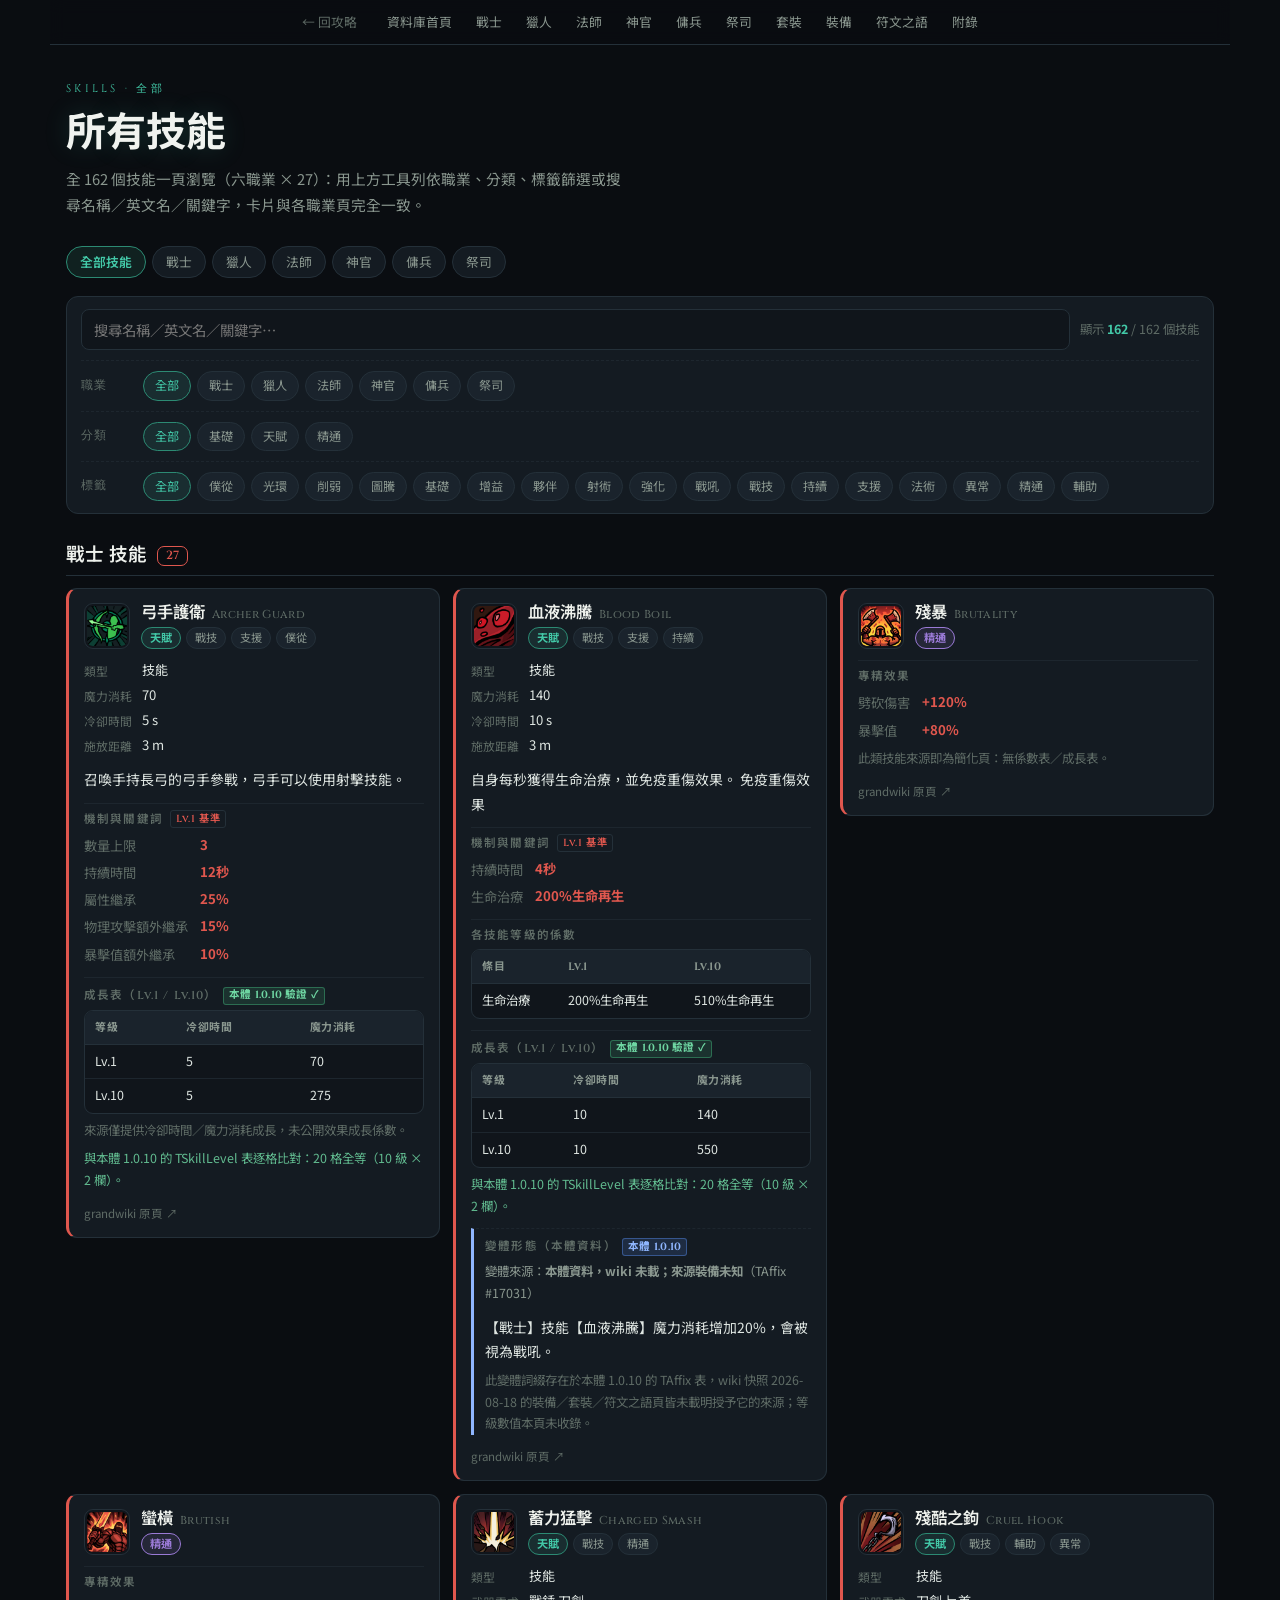
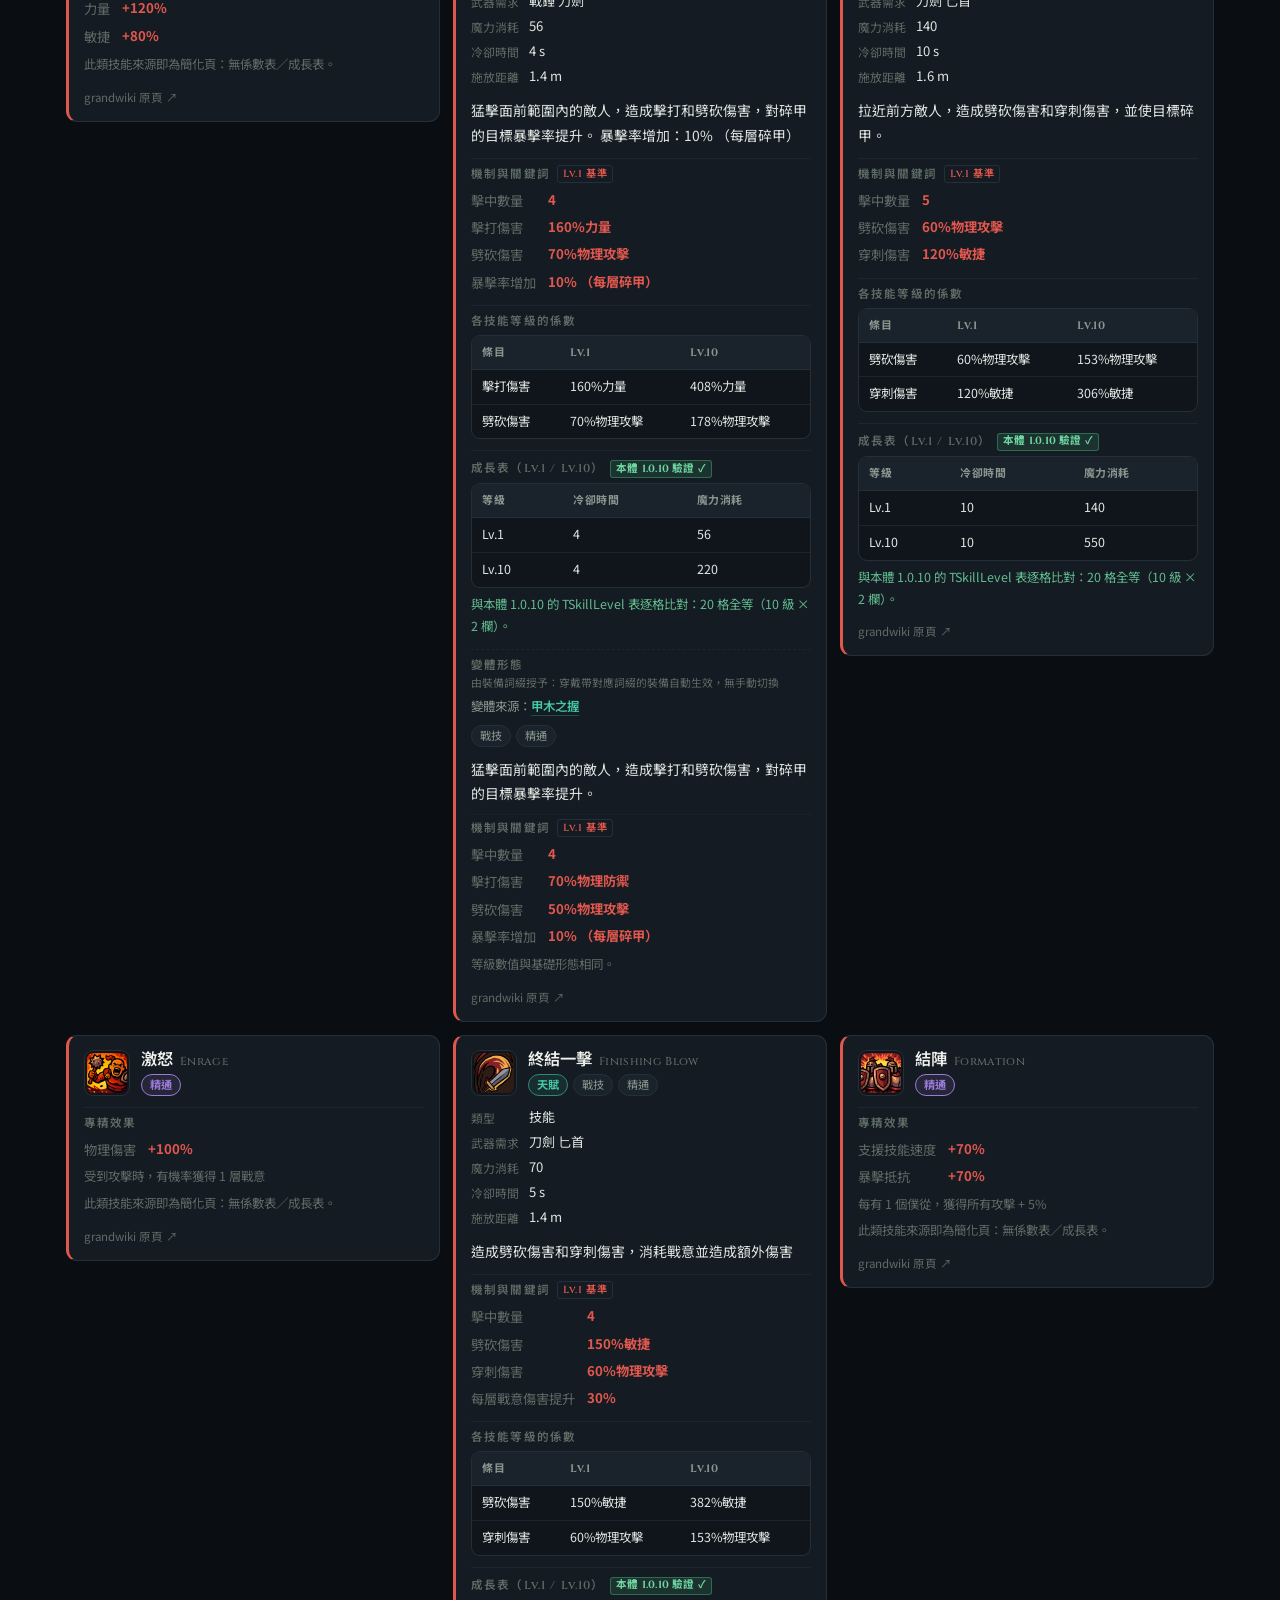
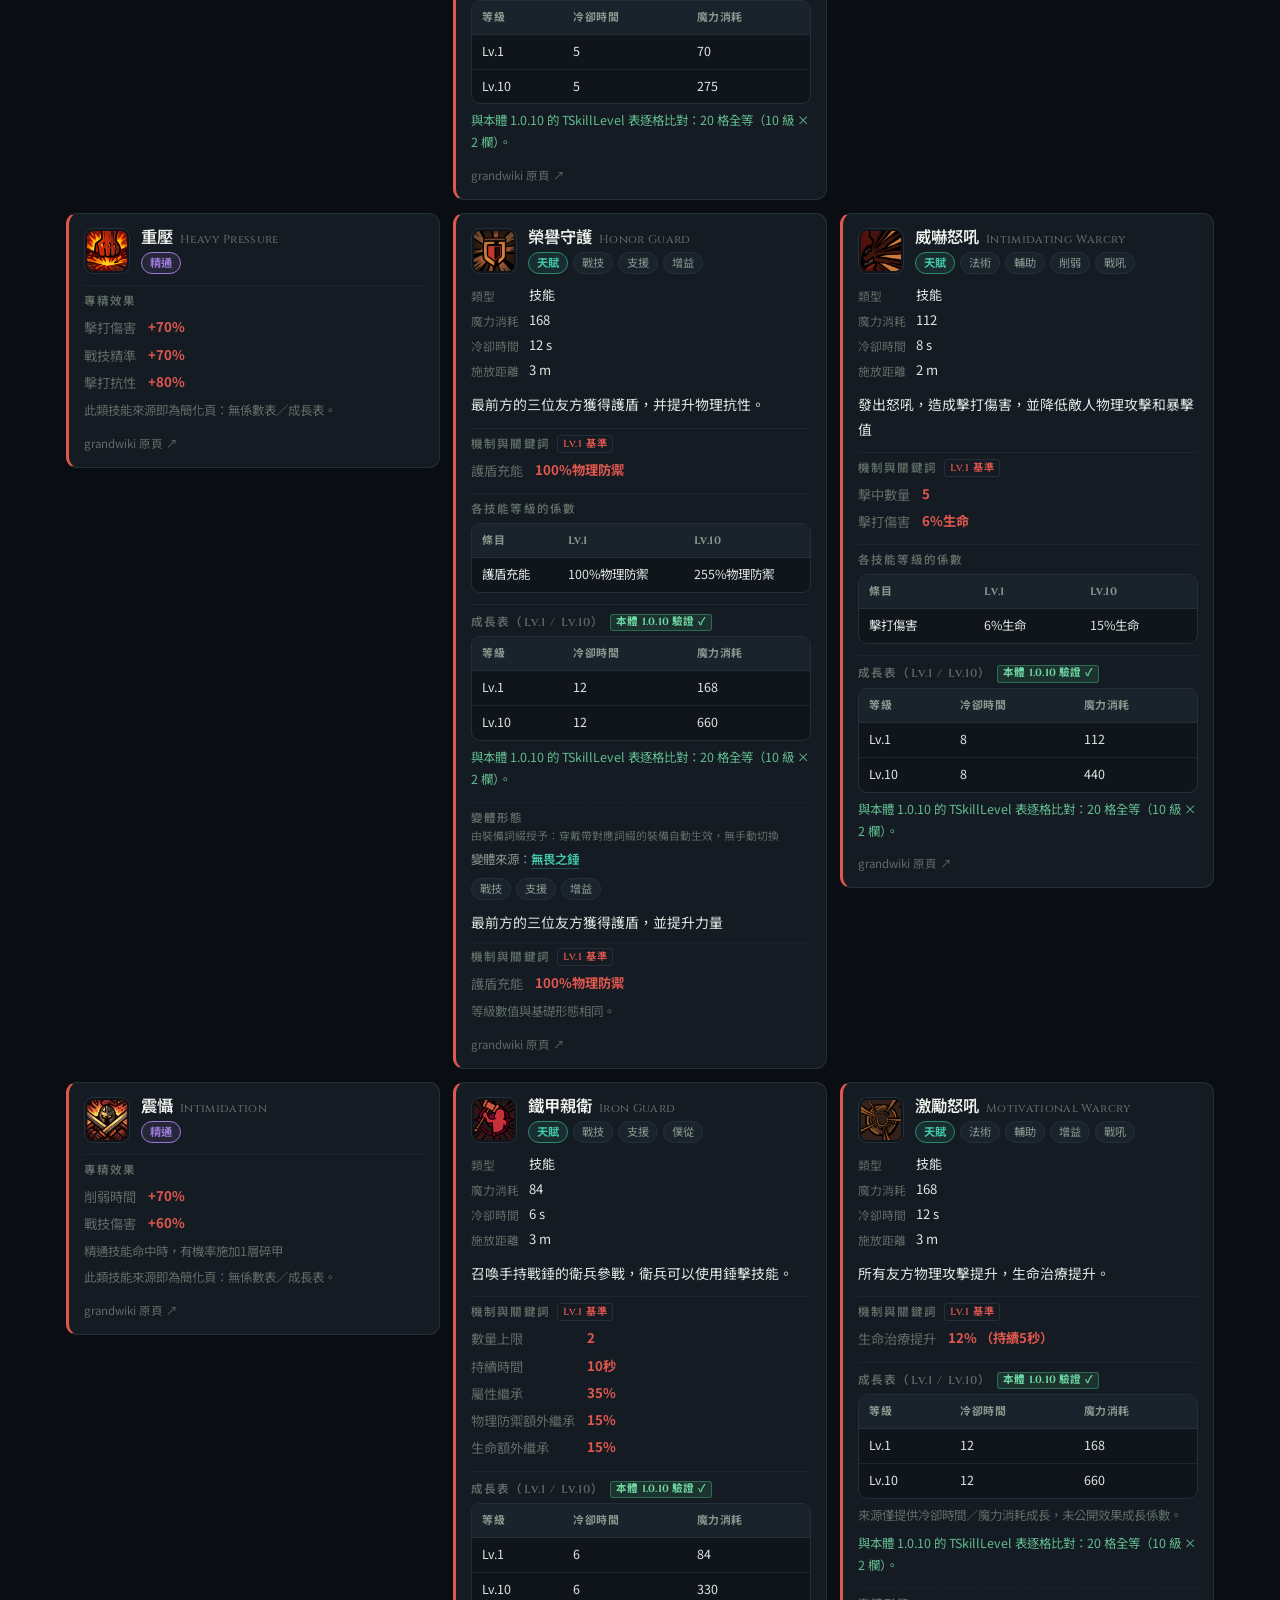
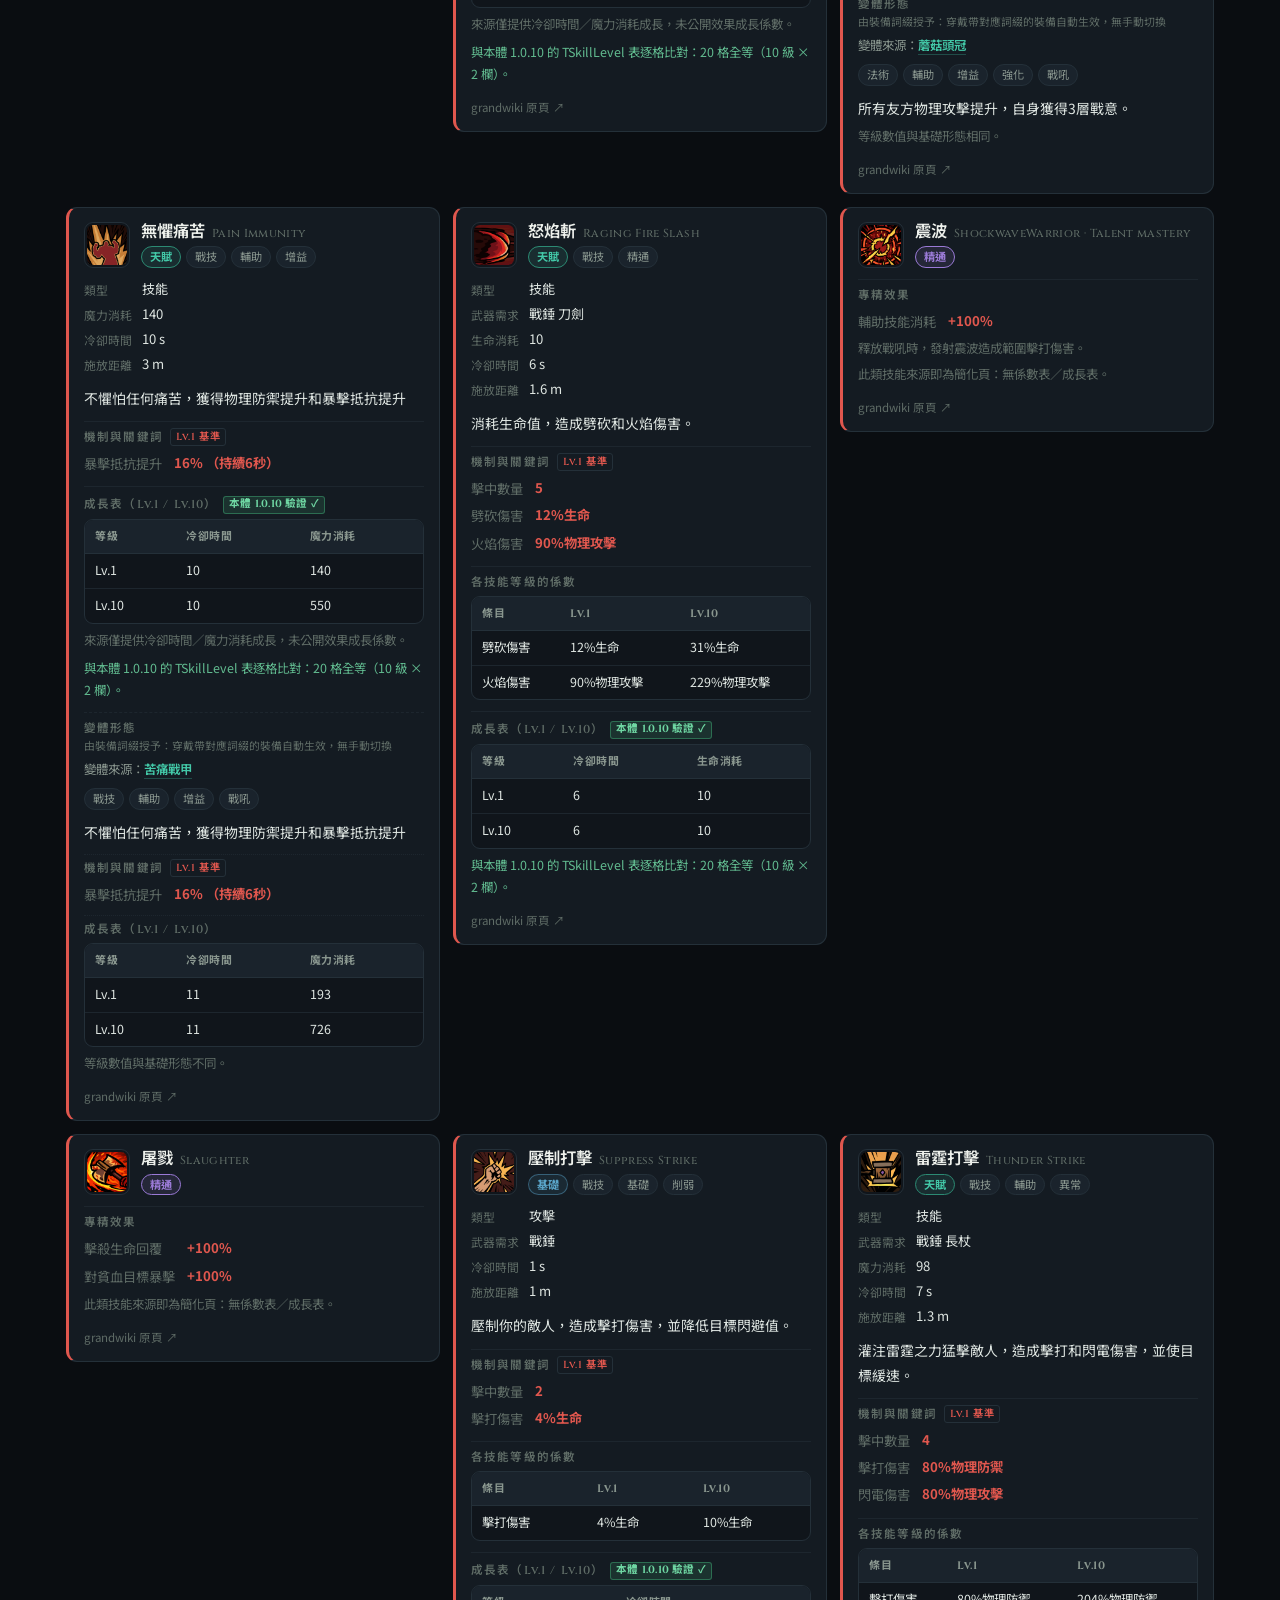
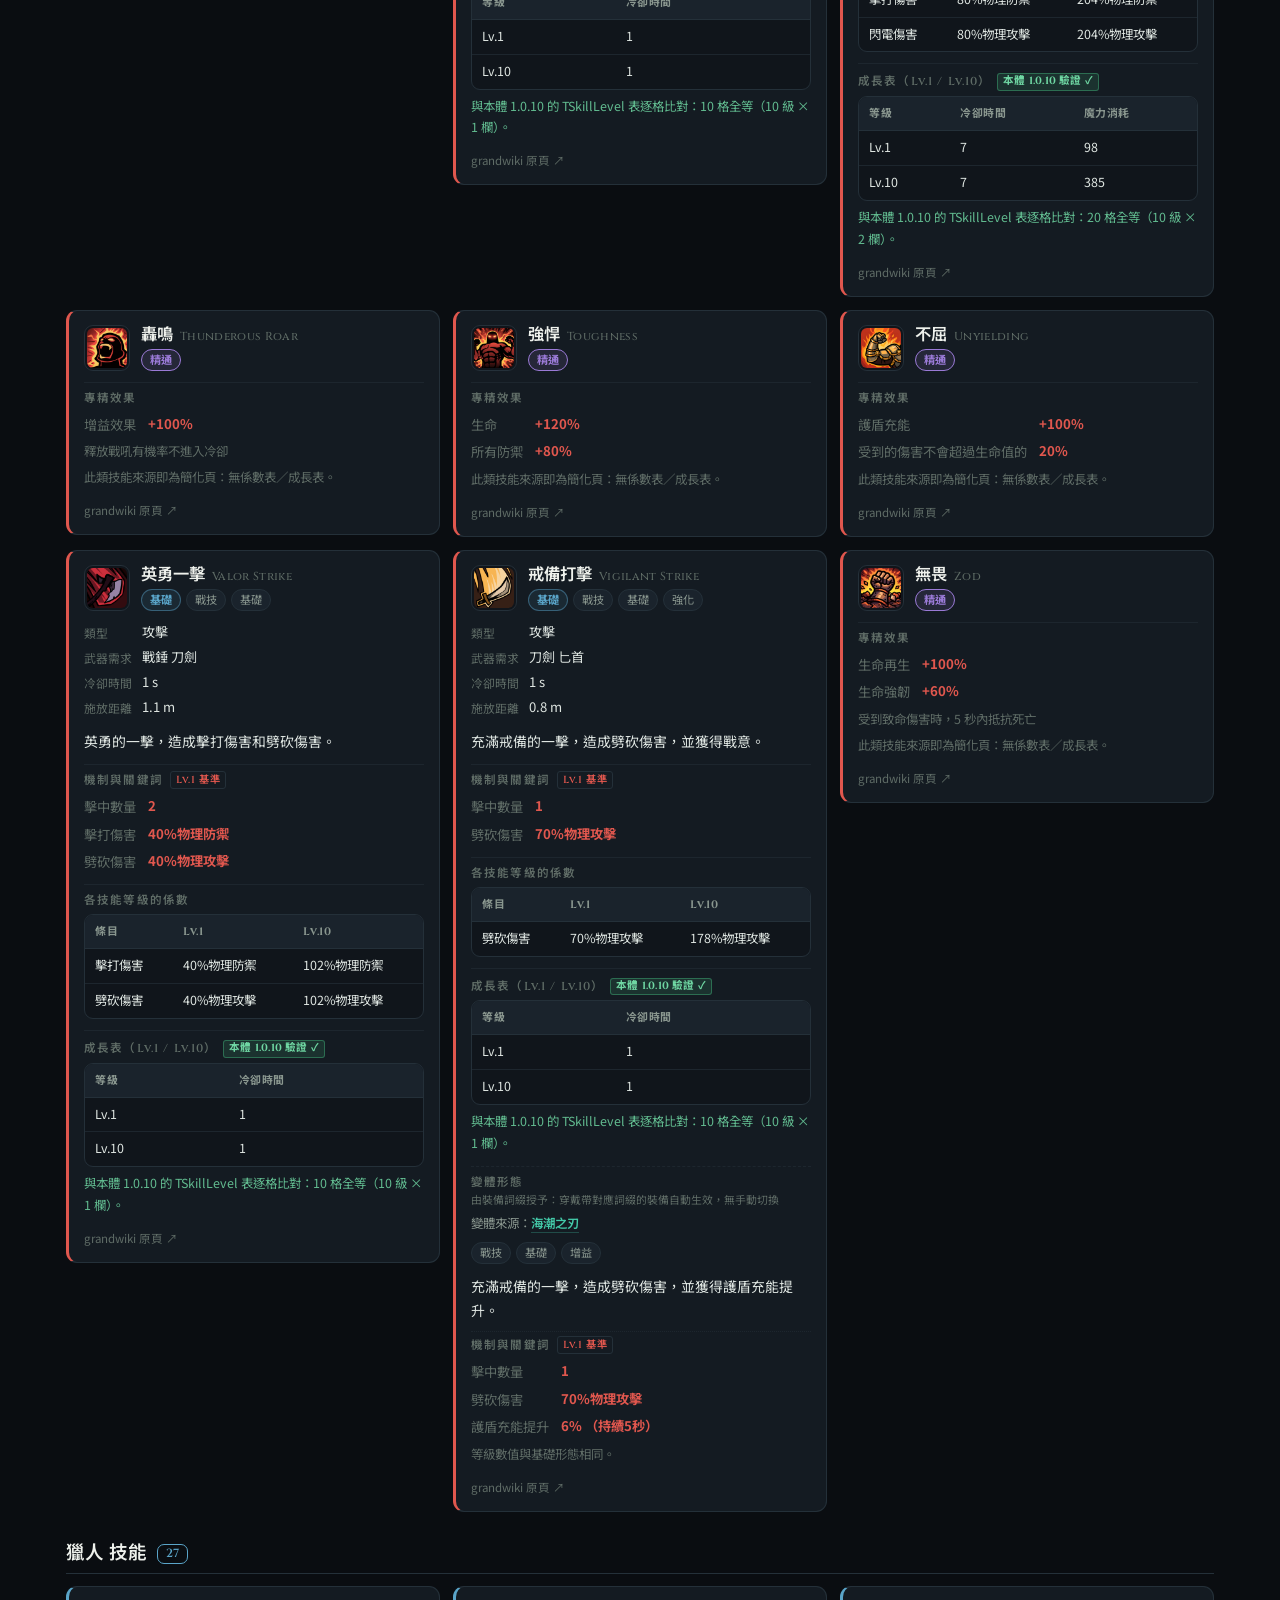
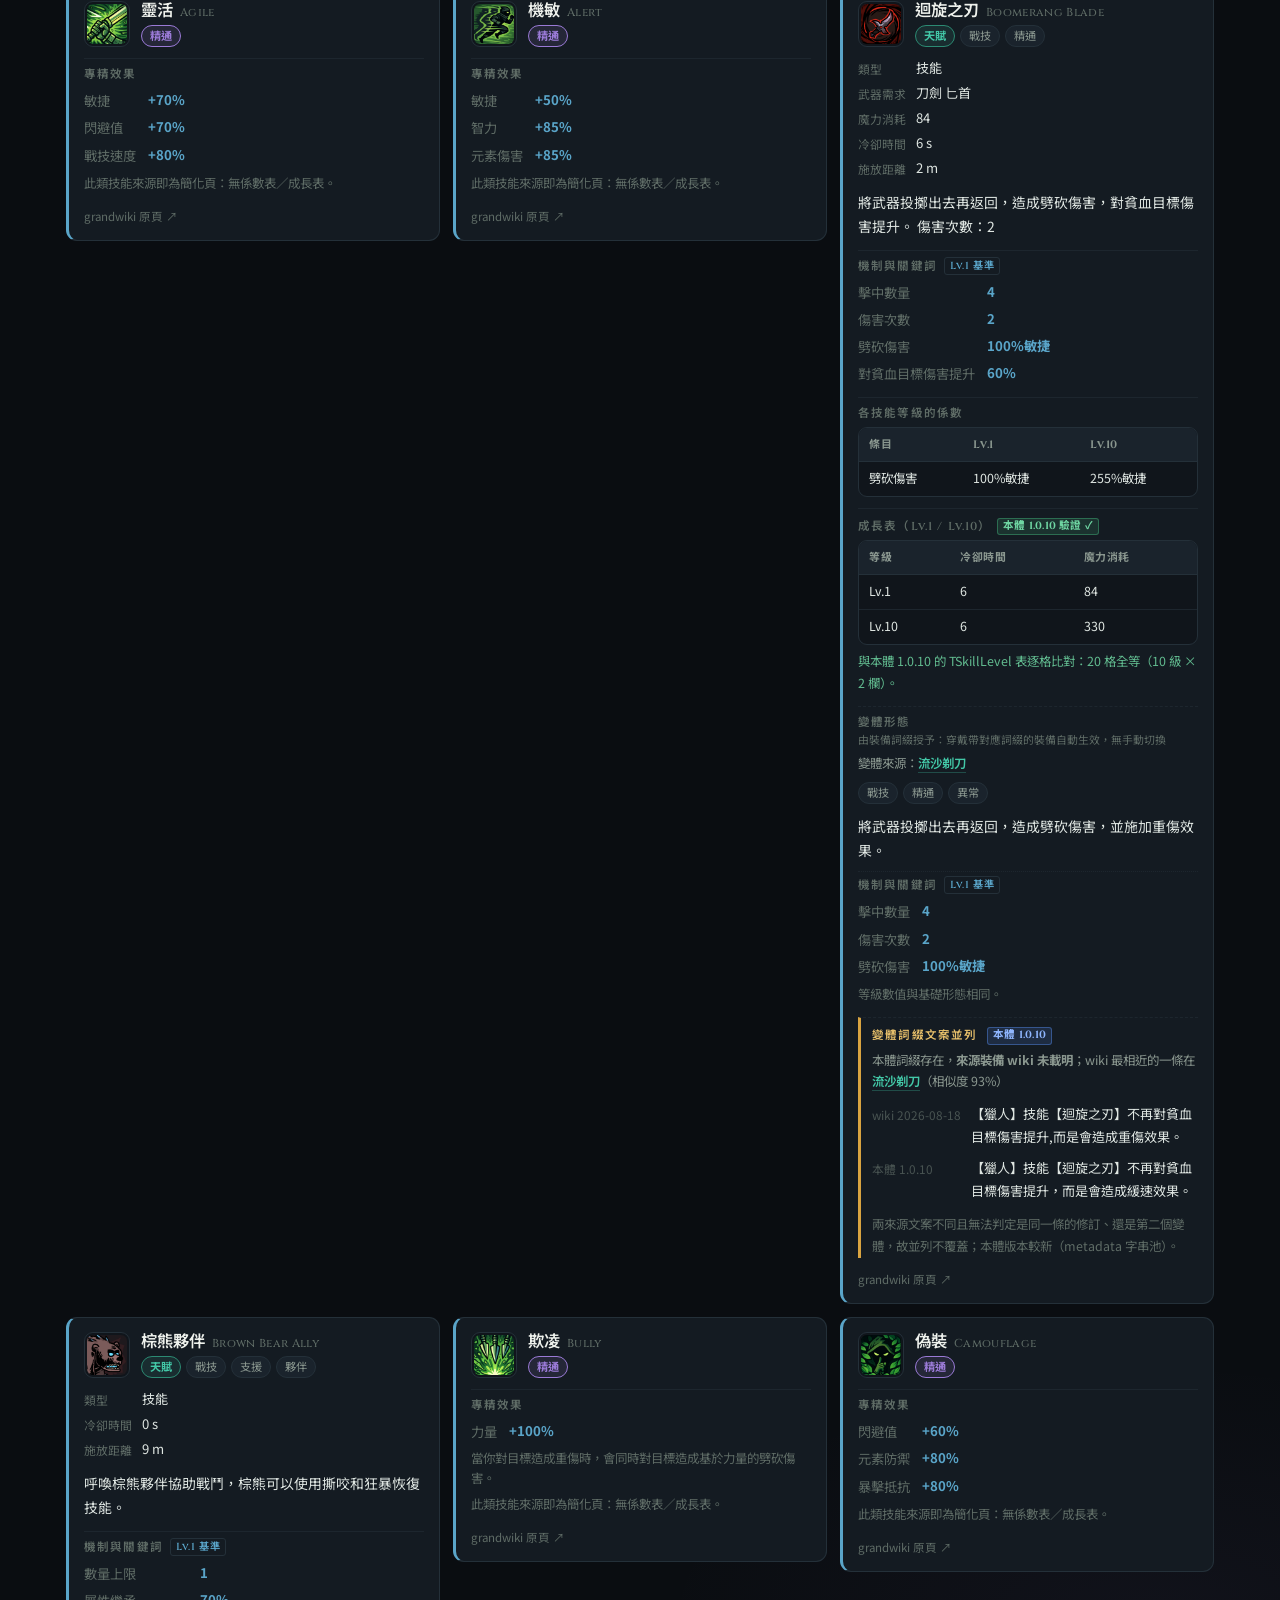
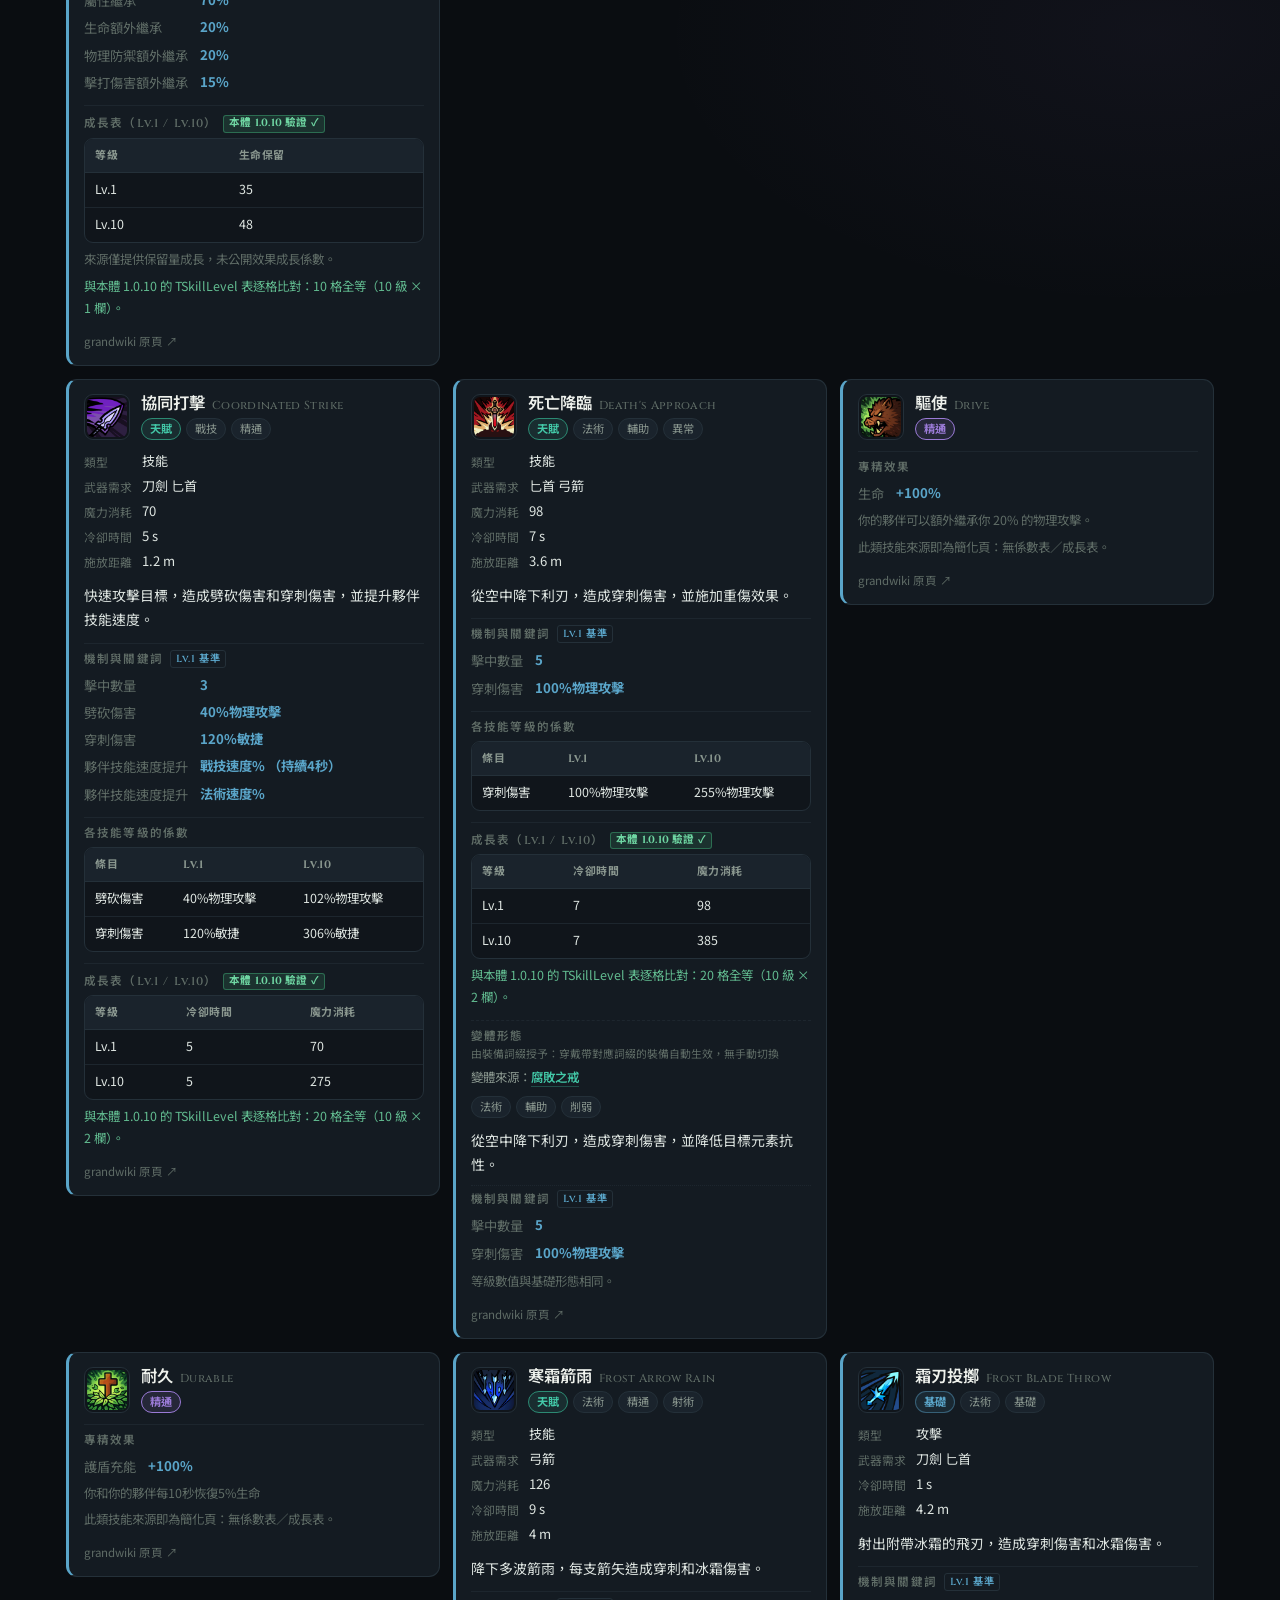
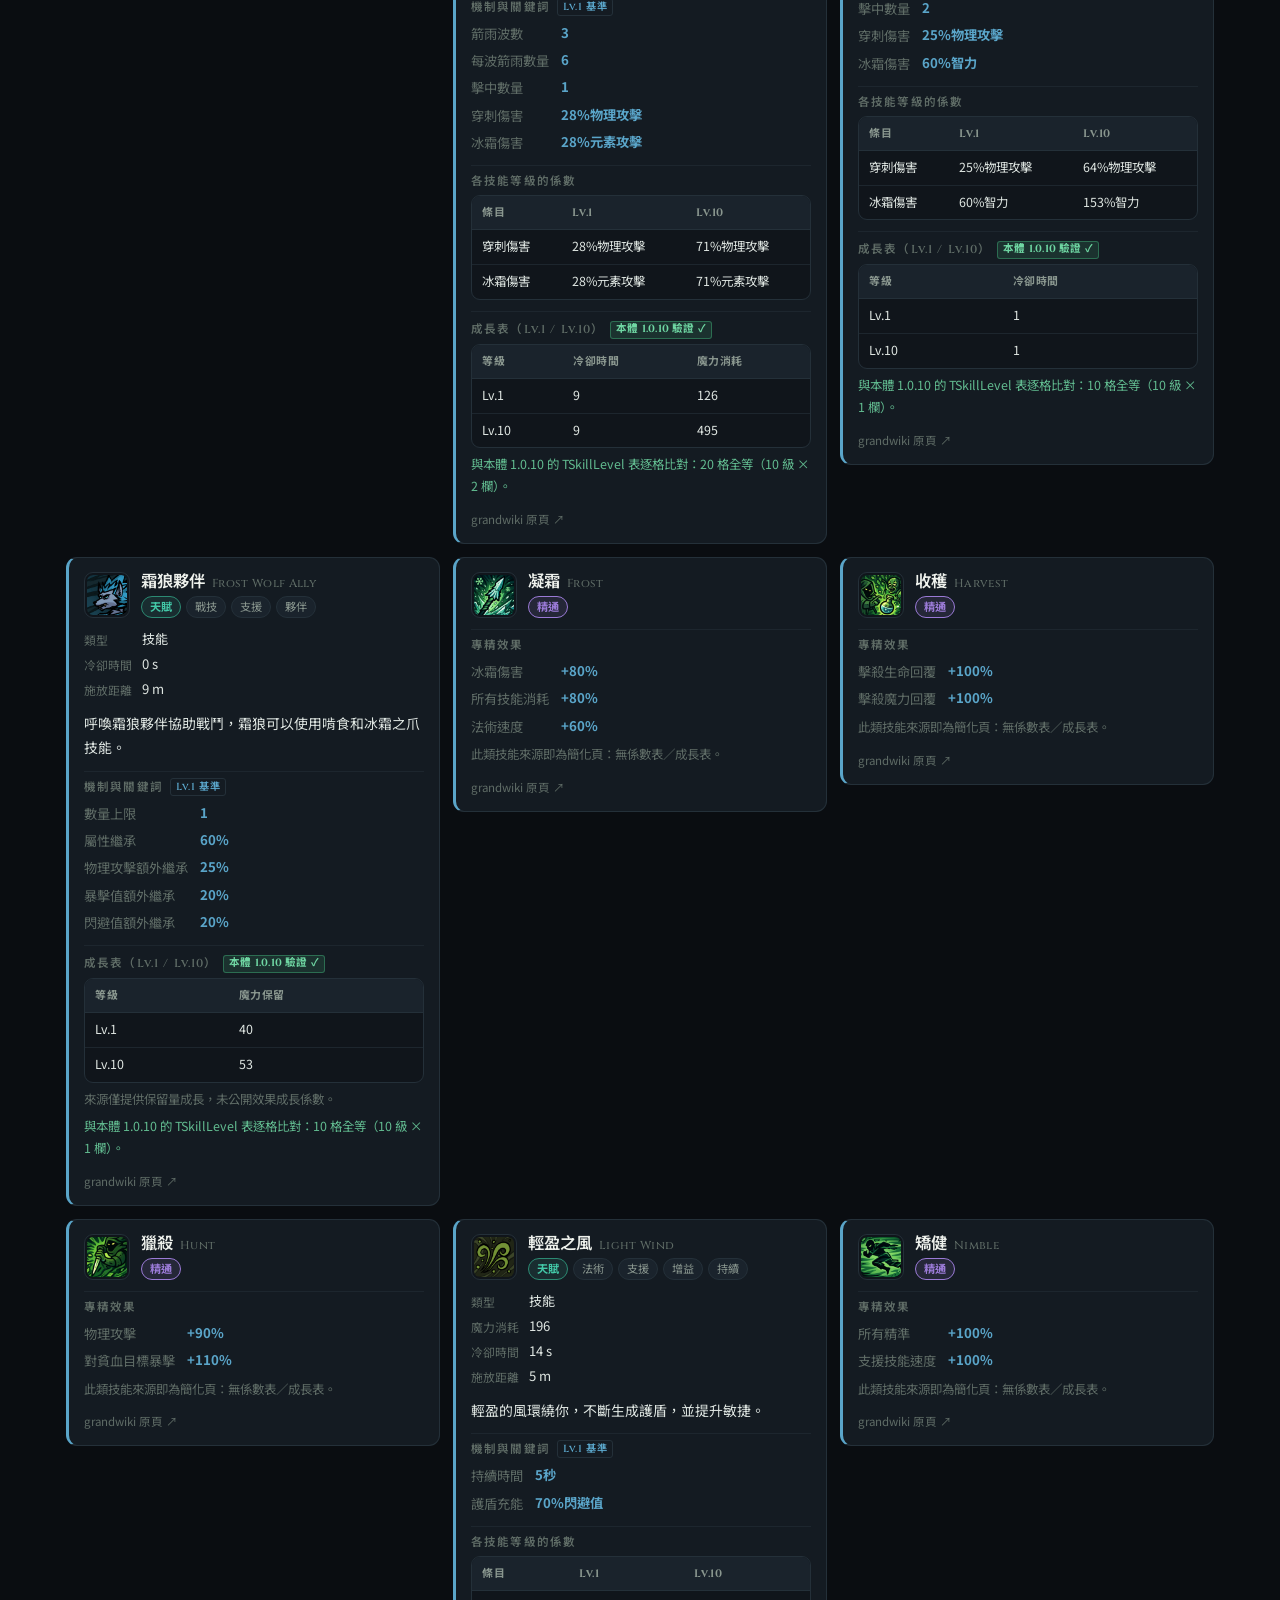
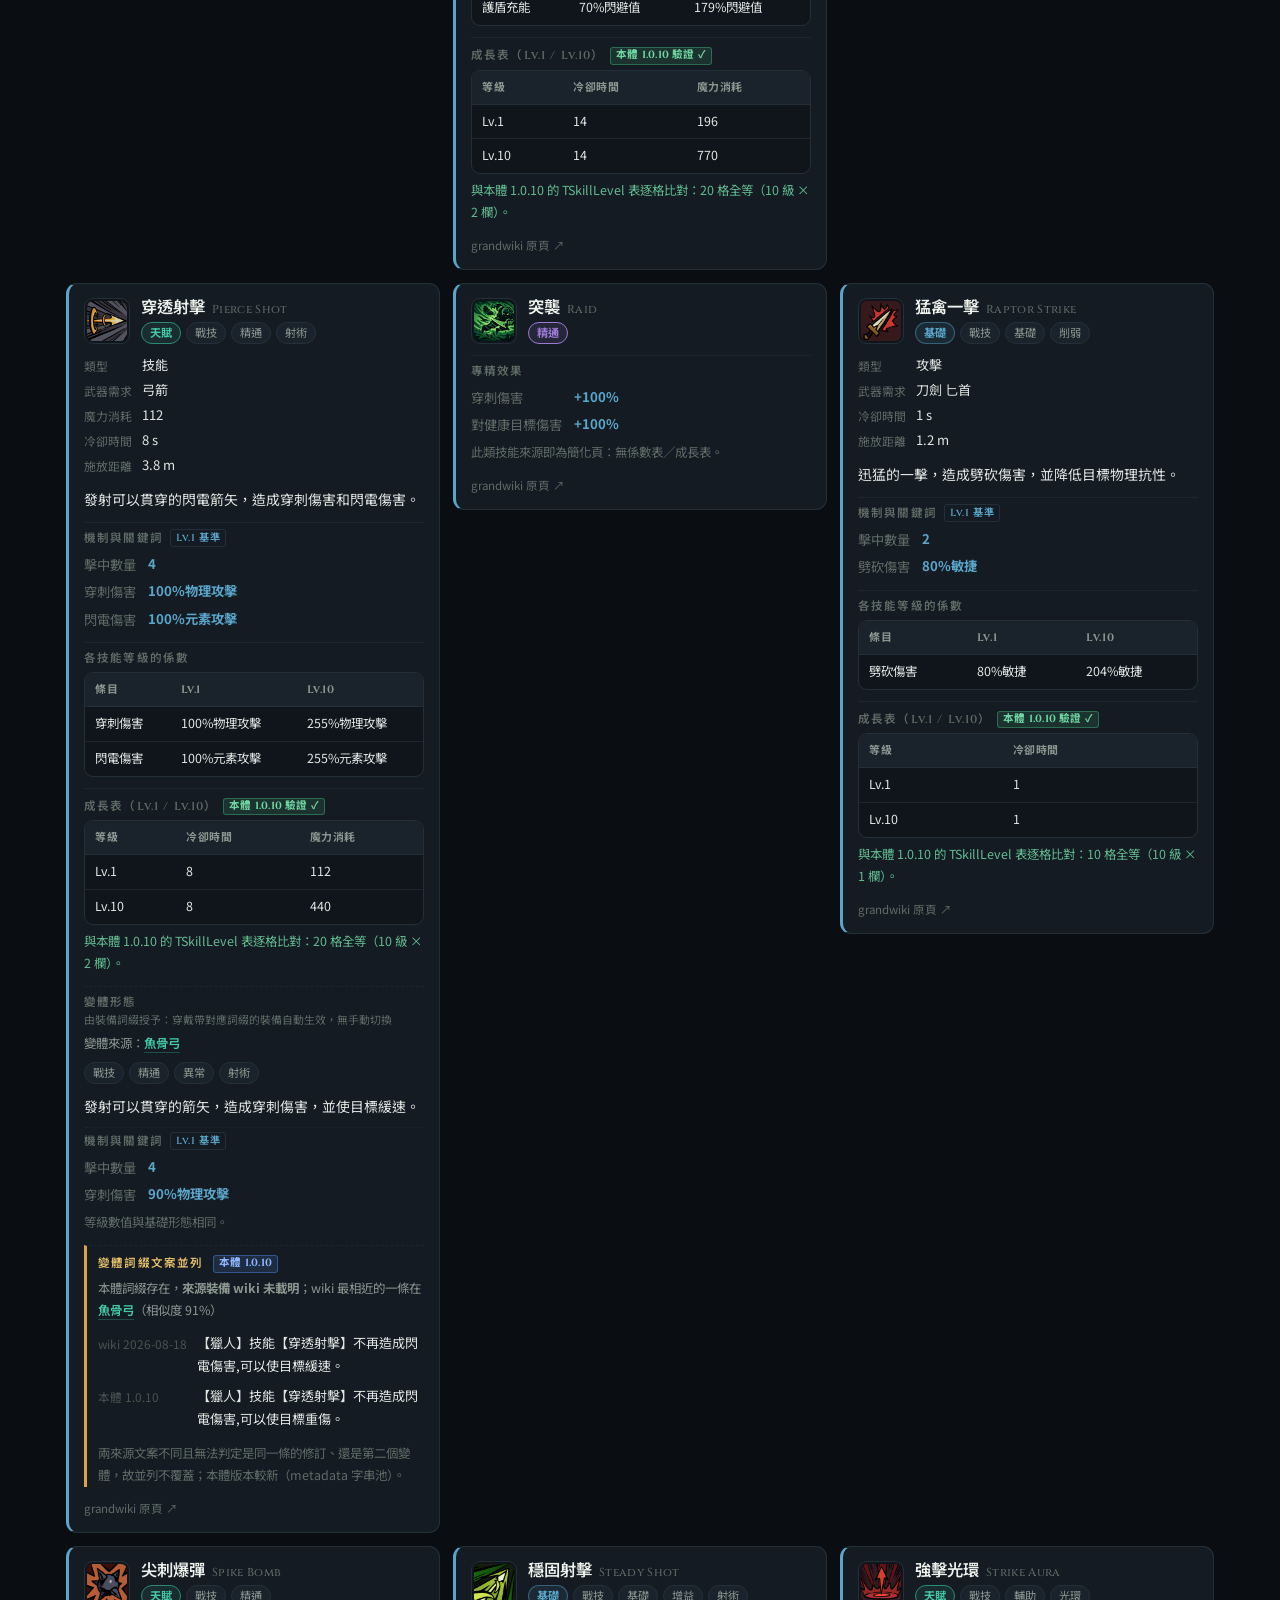
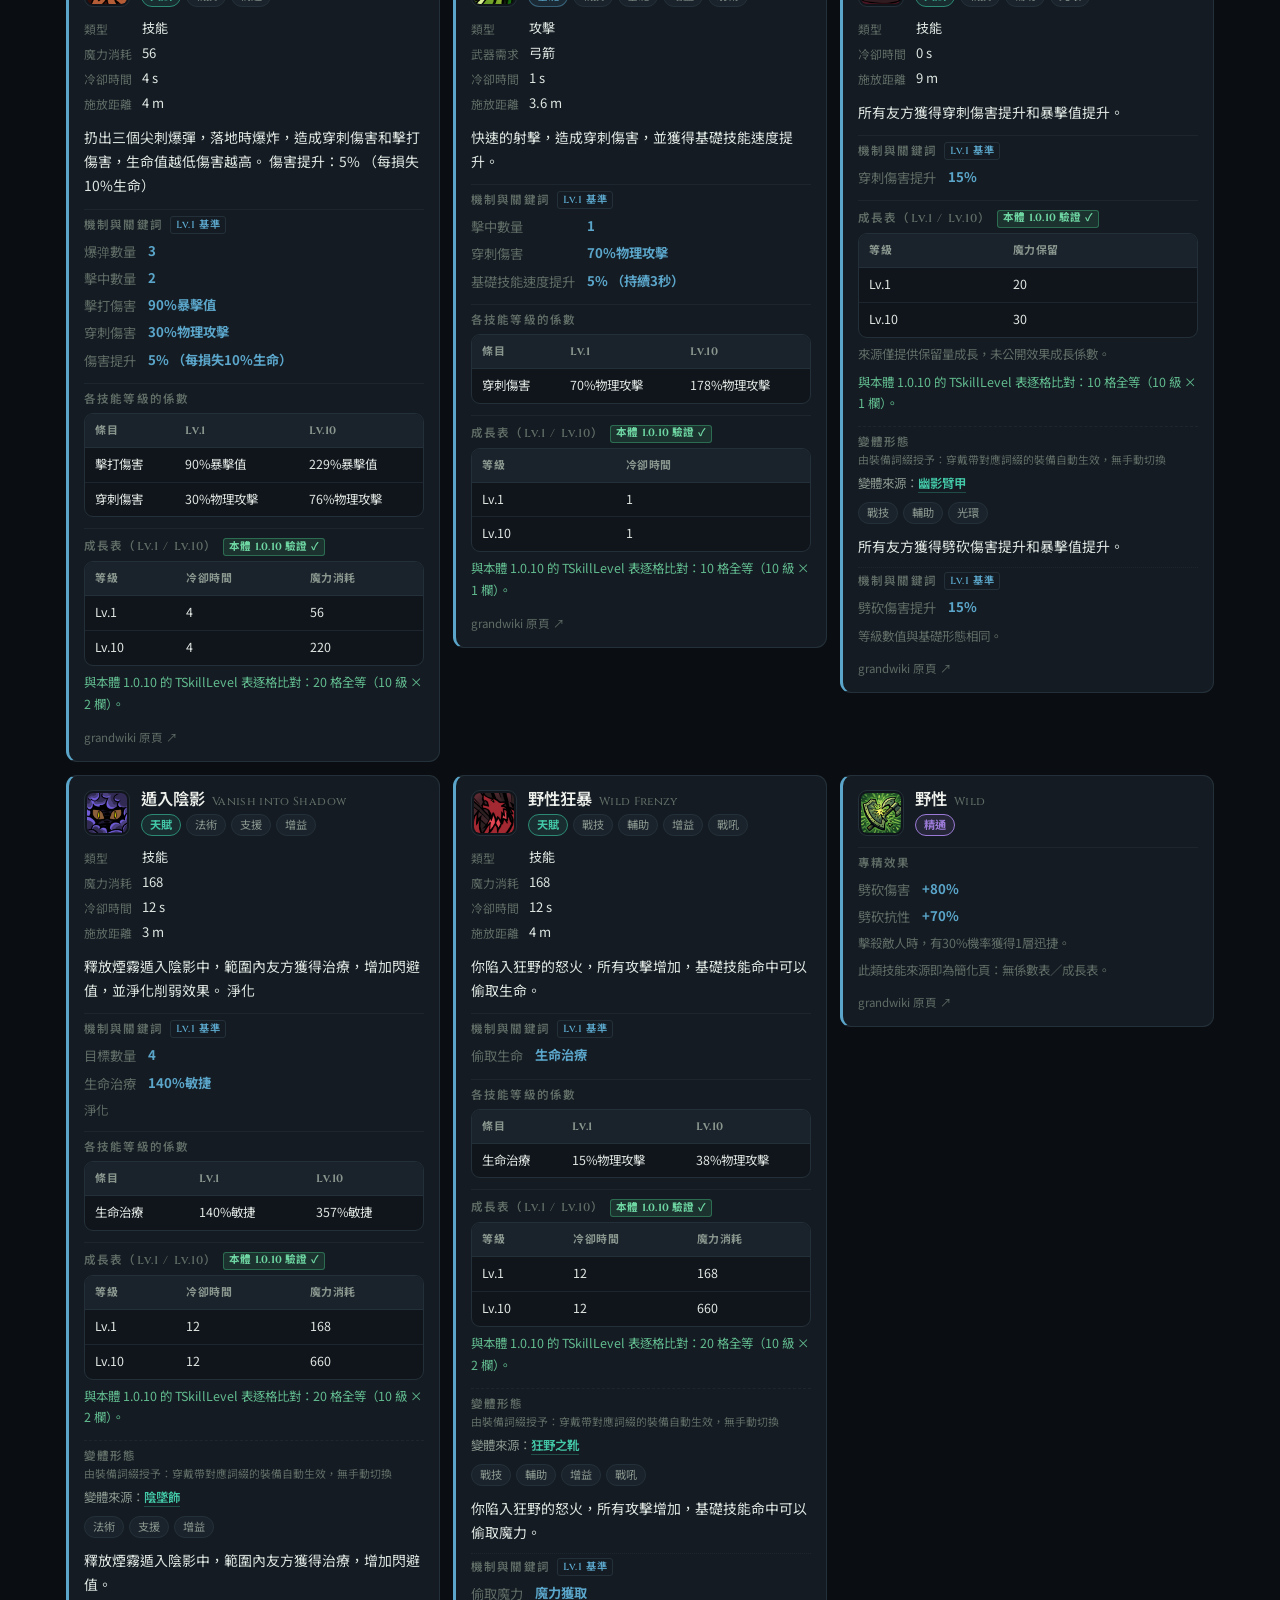
<file: db/skills-all.html>
<!doctype html>
<html lang="zh-Hant">
<head>
<meta charset="utf-8">
<meta name="viewport" content="width=device-width, initial-scale=1">
<title>所有技能 · Path of Idle 資料庫</title>
<link rel="preconnect" href="https://fonts.googleapis.com">
<link rel="preconnect" href="https://fonts.gstatic.com" crossorigin>
<link href="https://fonts.googleapis.com/css2?family=Cinzel:wght@500;600;700&family=Noto+Sans+TC:wght@400;500;700&display=swap" rel="stylesheet">
<link rel="stylesheet" href="db.css">
</head>
<body>
<div class="wrap">
<nav class="dbnav">
<a class="back" href="../index.html">← 回攻略</a>
<a href="index.html">資料庫首頁</a>
<a href="skills-warrior.html">戰士</a>
<a href="skills-hunter.html">獵人</a>
<a href="skills-mage.html">法師</a>
<a href="skills-cleric.html">神官</a>
<a href="skills-mercenary.html">傭兵</a>
<a href="skills-priest.html">祭司</a>
<a href="sets.html">套裝</a>
<a href="equipment.html">裝備</a>
<a href="runewords.html">符文之語</a>
<a href="appendix.html">附錄</a>
</nav>
<header class="phead"><div class="eyebrow">Skills · 全部</div><h1>所有技能</h1><p class="lead">全 162 個技能一頁瀏覽（六職業 × 27）：用上方工具列依職業、分類、標籤篩選或搜尋名稱／英文名／關鍵字，卡片與各職業頁完全一致。</p></header>
<nav class="sknav" aria-label="技能頁導覽">
<a href="skills-all.html" class="on">全部技能</a>
<a href="skills-warrior.html">戰士</a>
<a href="skills-hunter.html">獵人</a>
<a href="skills-mage.html">法師</a>
<a href="skills-cleric.html">神官</a>
<a href="skills-mercenary.html">傭兵</a>
<a href="skills-priest.html">祭司</a>
</nav>
<div class="toolbar">
<div class="searchrow"><input id="q" type="search" placeholder="搜尋名稱／英文名／關鍵字…" autocomplete="off" aria-label="搜尋"><span class="cnt">顯示 <b id="count">162</b> / 162 個技能</span></div>
<div class="frow"><span class="flabel">職業</span>
<button class="fbtn on" data-k="cls" data-v="">全部</button>
<button class="fbtn" data-k="cls" data-v="戰士">戰士</button>
<button class="fbtn" data-k="cls" data-v="獵人">獵人</button>
<button class="fbtn" data-k="cls" data-v="法師">法師</button>
<button class="fbtn" data-k="cls" data-v="神官">神官</button>
<button class="fbtn" data-k="cls" data-v="傭兵">傭兵</button>
<button class="fbtn" data-k="cls" data-v="祭司">祭司</button>
</div>
<div class="frow"><span class="flabel">分類</span>
<button class="fbtn on" data-k="cat" data-v="">全部</button>
<button class="fbtn" data-k="cat" data-v="base">基礎</button>
<button class="fbtn" data-k="cat" data-v="talent">天賦</button>
<button class="fbtn" data-k="cat" data-v="mastery">精通</button>
</div>
<div class="frow"><span class="flabel">標籤</span>
<button class="fbtn on" data-k="tags" data-v="">全部</button>
<button class="fbtn" data-k="tags" data-v="僕從">僕從</button>
<button class="fbtn" data-k="tags" data-v="光環">光環</button>
<button class="fbtn" data-k="tags" data-v="削弱">削弱</button>
<button class="fbtn" data-k="tags" data-v="圖騰">圖騰</button>
<button class="fbtn" data-k="tags" data-v="基礎">基礎</button>
<button class="fbtn" data-k="tags" data-v="增益">增益</button>
<button class="fbtn" data-k="tags" data-v="夥伴">夥伴</button>
<button class="fbtn" data-k="tags" data-v="射術">射術</button>
<button class="fbtn" data-k="tags" data-v="強化">強化</button>
<button class="fbtn" data-k="tags" data-v="戰吼">戰吼</button>
<button class="fbtn" data-k="tags" data-v="戰技">戰技</button>
<button class="fbtn" data-k="tags" data-v="持續">持續</button>
<button class="fbtn" data-k="tags" data-v="支援">支援</button>
<button class="fbtn" data-k="tags" data-v="法術">法術</button>
<button class="fbtn" data-k="tags" data-v="異常">異常</button>
<button class="fbtn" data-k="tags" data-v="精通">精通</button>
<button class="fbtn" data-k="tags" data-v="輔助">輔助</button>
</div>
</div>
<section class="grp c-war" data-group><h2>戰士 技能 <span class="n">27</span></h2><div class="grid"><article class="card sk c-war" id="sk-archer-guard" data-card data-cat="talent" data-cls="戰士" data-tags="戰技|支援|僕從" data-s="弓手護衛 archer guard 戰技 支援 僕從 召喚手持長弓的弓手參戰，弓手可以使用射擊技能。 archer-guard">
<header class="ch">
<img class="ico" src="icons/talent_101205.png" alt="" width="46" height="46" loading="lazy">
<div class="ct"><h3 class="nm">弓手護衛<span class="en">Archer Guard</span></h3>
<div class="chips"><span class="chip cat cat-talent">天賦</span><span class="chip tg">戰技</span><span class="chip tg">支援</span><span class="chip tg">僕從</span></div></div></header>
<dl class="stats"><dt>類型</dt><dd>技能</dd><dt>魔力消耗</dt><dd>70</dd><dt>冷卻時間</dt><dd>5 s</dd><dt>施放距離</dt><dd>3 m</dd></dl>
<p class="desc">召喚手持長弓的弓手參戰，弓手可以使用射擊技能。</p>
<div class="sec mech"><h4>機制與關鍵詞<span class="lv1">Lv.1 基準</span></h4><dl class="mech-kv"><dt>數量上限</dt><dd><b>3</b></dd><dt>持續時間</dt><dd><b>12秒</b></dd><dt>屬性繼承</dt><dd><b>25%</b></dd><dt>物理攻擊額外繼承</dt><dd><b>15%</b></dd><dt>暴擊值額外繼承</dt><dd><b>10%</b></dd></dl></div>
<div class="sec lvl"><h4>成長表（Lv.1 / Lv.10）<span class="sb ok" title="wiki 值與本體 1.0.10 拆解逐格相同">本體 1.0.10 驗證 ✓</span></h4><div class="tablecard"><table><thead><tr><th>等級</th><th>冷卻時間</th><th>魔力消耗</th></tr></thead><tbody><tr><td>Lv.1</td><td>5</td><td>70</td></tr><tr><td>Lv.10</td><td>5</td><td>275</td></tr></tbody></table></div><p class="note">來源僅提供冷卻時間／魔力消耗成長，未公開效果成長係數。</p><p class="note ver">與本體 1.0.10 的 TSkillLevel 表逐格比對：20 格全等（10 級 × 2 欄）。</p></div>

<a class="src" href="https://pathofidle.grandwiki.com/zh-hant/skills/archer-guard/" rel="noopener">grandwiki 原頁 ↗</a>
</article>
<article class="card sk c-war" id="sk-blood-boil" data-card data-cat="talent" data-cls="戰士" data-tags="戰技|支援|持續" data-s="血液沸騰 blood boil 戰技 支援 持續 自身每秒獲得生命治療，並免疫重傷效果。 免疫重傷效果 blood-boil">
<header class="ch">
<img class="ico" src="icons/talent_101203.png" alt="" width="46" height="46" loading="lazy">
<div class="ct"><h3 class="nm">血液沸騰<span class="en">Blood Boil</span></h3>
<div class="chips"><span class="chip cat cat-talent">天賦</span><span class="chip tg">戰技</span><span class="chip tg">支援</span><span class="chip tg">持續</span></div></div></header>
<dl class="stats"><dt>類型</dt><dd>技能</dd><dt>魔力消耗</dt><dd>140</dd><dt>冷卻時間</dt><dd>10 s</dd><dt>施放距離</dt><dd>3 m</dd></dl>
<p class="desc">自身每秒獲得生命治療，並免疫重傷效果。 免疫重傷效果</p>
<div class="sec mech"><h4>機制與關鍵詞<span class="lv1">Lv.1 基準</span></h4><dl class="mech-kv"><dt>持續時間</dt><dd><b>4秒</b></dd><dt>生命治療</dt><dd><b>200%生命再生</b></dd></dl></div>
<div class="sec coef"><h4 class="coefh">各技能等級的係數</h4><div class="tablecard"><table><thead><tr><th>條目</th><th>Lv.1</th><th>Lv.10</th></tr></thead><tbody><tr><td>生命治療</td><td>200%生命再生</td><td>510%生命再生</td></tr></tbody></table></div></div>
<div class="sec lvl"><h4>成長表（Lv.1 / Lv.10）<span class="sb ok" title="wiki 值與本體 1.0.10 拆解逐格相同">本體 1.0.10 驗證 ✓</span></h4><div class="tablecard"><table><thead><tr><th>等級</th><th>冷卻時間</th><th>魔力消耗</th></tr></thead><tbody><tr><td>Lv.1</td><td>10</td><td>140</td></tr><tr><td>Lv.10</td><td>10</td><td>550</td></tr></tbody></table></div><p class="note ver">與本體 1.0.10 的 TSkillLevel 表逐格比對：20 格全等（10 級 × 2 欄）。</p></div>
<div class="sec var corevar"><h4>變體形態（本體資料）<span class="sb core">本體 1.0.10</span></h4><p class="vsrc">變體來源：<b>本體資料，wiki 未載；來源裝備未知</b>（TAffix #17031）</p><p class="desc">【戰士】技能【血液沸騰】魔力消耗增加20%，會被視為戰吼。</p><p class="note">此變體詞綴存在於本體 1.0.10 的 TAffix 表，wiki 快照 2026-08-18 的裝備／套裝／符文之語頁皆未載明授予它的來源；等級數值本頁未收錄。</p></div>
<a class="src" href="https://pathofidle.grandwiki.com/zh-hant/skills/blood-boil/" rel="noopener">grandwiki 原頁 ↗</a>
</article>
<article class="card sk c-war" id="sk-brutality" data-card data-cat="mastery" data-cls="戰士" data-tags="" data-s="殘暴 brutality brutality">
<header class="ch">
<img class="ico" src="icons/talent_102002.png" alt="" width="46" height="46" loading="lazy">
<div class="ct"><h3 class="nm">殘暴<span class="en">Brutality</span></h3>
<div class="chips"><span class="chip cat cat-mastery">精通</span></div></div></header>

<div class="sec mech"><h4>專精效果</h4><dl class="mech-kv"><dt>劈砍傷害</dt><dd><b>+120%</b></dd><dt>暴擊值</dt><dd><b>+80%</b></dd></dl><p class="note">此類技能來源即為簡化頁：無係數表／成長表。</p></div>


<a class="src" href="https://pathofidle.grandwiki.com/zh-hant/skills/brutality/" rel="noopener">grandwiki 原頁 ↗</a>
</article>
<article class="card sk c-war" id="sk-brutish" data-card data-cat="mastery" data-cls="戰士" data-tags="" data-s="蠻橫 brutish brutish">
<header class="ch">
<img class="ico" src="icons/talent_102001.png" alt="" width="46" height="46" loading="lazy">
<div class="ct"><h3 class="nm">蠻橫<span class="en">Brutish</span></h3>
<div class="chips"><span class="chip cat cat-mastery">精通</span></div></div></header>

<div class="sec mech"><h4>專精效果</h4><dl class="mech-kv"><dt>力量</dt><dd><b>+120%</b></dd><dt>敏捷</dt><dd><b>+80%</b></dd></dl><p class="note">此類技能來源即為簡化頁：無係數表／成長表。</p></div>


<a class="src" href="https://pathofidle.grandwiki.com/zh-hant/skills/brutish/" rel="noopener">grandwiki 原頁 ↗</a>
</article>
<article class="card sk c-war" id="sk-charged-smash" data-card data-cat="talent" data-cls="戰士" data-tags="戰技|精通" data-s="蓄力猛擊 charged smash 戰技 精通 猛擊面前範圍內的敵人，造成擊打和劈砍傷害，對碎甲的目標暴擊率提升。 暴擊率增加：10% （每層碎甲） charged-smash">
<header class="ch">
<img class="ico" src="icons/talent_101201.png" alt="" width="46" height="46" loading="lazy">
<div class="ct"><h3 class="nm">蓄力猛擊<span class="en">Charged Smash</span></h3>
<div class="chips"><span class="chip cat cat-talent">天賦</span><span class="chip tg">戰技</span><span class="chip tg">精通</span></div></div></header>
<dl class="stats"><dt>類型</dt><dd>技能</dd><dt>武器需求</dt><dd>戰錘 刀劍</dd><dt>魔力消耗</dt><dd>56</dd><dt>冷卻時間</dt><dd>4 s</dd><dt>施放距離</dt><dd>1.4 m</dd></dl>
<p class="desc">猛擊面前範圍內的敵人，造成擊打和劈砍傷害，對碎甲的目標暴擊率提升。 暴擊率增加：10% （每層碎甲）</p>
<div class="sec mech"><h4>機制與關鍵詞<span class="lv1">Lv.1 基準</span></h4><dl class="mech-kv"><dt>擊中數量</dt><dd><b>4</b></dd><dt>擊打傷害</dt><dd><b>160%力量</b></dd><dt>劈砍傷害</dt><dd><b>70%物理攻擊</b></dd><dt>暴擊率增加</dt><dd><b>10% （每層碎甲）</b></dd></dl></div>
<div class="sec coef"><h4 class="coefh">各技能等級的係數</h4><div class="tablecard"><table><thead><tr><th>條目</th><th>Lv.1</th><th>Lv.10</th></tr></thead><tbody><tr><td>擊打傷害</td><td>160%力量</td><td>408%力量</td></tr><tr><td>劈砍傷害</td><td>70%物理攻擊</td><td>178%物理攻擊</td></tr></tbody></table></div></div>
<div class="sec lvl"><h4>成長表（Lv.1 / Lv.10）<span class="sb ok" title="wiki 值與本體 1.0.10 拆解逐格相同">本體 1.0.10 驗證 ✓</span></h4><div class="tablecard"><table><thead><tr><th>等級</th><th>冷卻時間</th><th>魔力消耗</th></tr></thead><tbody><tr><td>Lv.1</td><td>4</td><td>56</td></tr><tr><td>Lv.10</td><td>4</td><td>220</td></tr></tbody></table></div><p class="note ver">與本體 1.0.10 的 TSkillLevel 表逐格比對：20 格全等（10 級 × 2 欄）。</p></div>
<div class="sec var"><h4>變體形態<span class="vhint">由裝備詞綴授予：穿戴帶對應詞綴的裝備自動生效，無手動切換</span></h4>
<p class="vsrc">變體來源：<a href="equipment.html#eq-arborwood-grip">甲木之握</a></p>
<div class="chips"><span class="chip tg">戰技</span><span class="chip tg">精通</span></div>
<p class="desc">猛擊面前範圍內的敵人，造成擊打和劈砍傷害，對碎甲的目標暴擊率提升。</p>
<div class="sec mech vsub"><h4>機制與關鍵詞<span class="lv1">Lv.1 基準</span></h4><dl class="mech-kv"><dt>擊中數量</dt><dd><b>4</b></dd><dt>擊打傷害</dt><dd><b>70%物理防禦</b></dd><dt>劈砍傷害</dt><dd><b>50%物理攻擊</b></dd><dt>暴擊率增加</dt><dd><b>10% （每層碎甲）</b></dd></dl></div>

<p class="note">等級數值與基礎形態相同。</p>
</div>

<a class="src" href="https://pathofidle.grandwiki.com/zh-hant/skills/charged-smash/" rel="noopener">grandwiki 原頁 ↗</a>
</article>
<article class="card sk c-war" id="sk-cruel-hook" data-card data-cat="talent" data-cls="戰士" data-tags="戰技|輔助|異常" data-s="殘酷之鉤 cruel hook 戰技 輔助 異常 拉近前方敵人，造成劈砍傷害和穿刺傷害，並使目標碎甲。 cruel-hook">
<header class="ch">
<img class="ico" src="icons/talent_101209.png" alt="" width="46" height="46" loading="lazy">
<div class="ct"><h3 class="nm">殘酷之鉤<span class="en">Cruel Hook</span></h3>
<div class="chips"><span class="chip cat cat-talent">天賦</span><span class="chip tg">戰技</span><span class="chip tg">輔助</span><span class="chip tg">異常</span></div></div></header>
<dl class="stats"><dt>類型</dt><dd>技能</dd><dt>武器需求</dt><dd>刀劍 匕首</dd><dt>魔力消耗</dt><dd>140</dd><dt>冷卻時間</dt><dd>10 s</dd><dt>施放距離</dt><dd>1.6 m</dd></dl>
<p class="desc">拉近前方敵人，造成劈砍傷害和穿刺傷害，並使目標碎甲。</p>
<div class="sec mech"><h4>機制與關鍵詞<span class="lv1">Lv.1 基準</span></h4><dl class="mech-kv"><dt>擊中數量</dt><dd><b>5</b></dd><dt>劈砍傷害</dt><dd><b>60%物理攻擊</b></dd><dt>穿刺傷害</dt><dd><b>120%敏捷</b></dd></dl></div>
<div class="sec coef"><h4 class="coefh">各技能等級的係數</h4><div class="tablecard"><table><thead><tr><th>條目</th><th>Lv.1</th><th>Lv.10</th></tr></thead><tbody><tr><td>劈砍傷害</td><td>60%物理攻擊</td><td>153%物理攻擊</td></tr><tr><td>穿刺傷害</td><td>120%敏捷</td><td>306%敏捷</td></tr></tbody></table></div></div>
<div class="sec lvl"><h4>成長表（Lv.1 / Lv.10）<span class="sb ok" title="wiki 值與本體 1.0.10 拆解逐格相同">本體 1.0.10 驗證 ✓</span></h4><div class="tablecard"><table><thead><tr><th>等級</th><th>冷卻時間</th><th>魔力消耗</th></tr></thead><tbody><tr><td>Lv.1</td><td>10</td><td>140</td></tr><tr><td>Lv.10</td><td>10</td><td>550</td></tr></tbody></table></div><p class="note ver">與本體 1.0.10 的 TSkillLevel 表逐格比對：20 格全等（10 級 × 2 欄）。</p></div>

<a class="src" href="https://pathofidle.grandwiki.com/zh-hant/skills/cruel-hook/" rel="noopener">grandwiki 原頁 ↗</a>
</article>
<article class="card sk c-war" id="sk-enrage" data-card data-cat="mastery" data-cls="戰士" data-tags="" data-s="激怒 enrage enrage">
<header class="ch">
<img class="ico" src="icons/talent_102011.png" alt="" width="46" height="46" loading="lazy">
<div class="ct"><h3 class="nm">激怒<span class="en">Enrage</span></h3>
<div class="chips"><span class="chip cat cat-mastery">精通</span></div></div></header>

<div class="sec mech"><h4>專精效果</h4><dl class="mech-kv"><dt>物理傷害</dt><dd><b>+100%</b></dd></dl><p class="mech-note">受到攻擊時，有機率獲得 1 層戰意</p><p class="note">此類技能來源即為簡化頁：無係數表／成長表。</p></div>


<a class="src" href="https://pathofidle.grandwiki.com/zh-hant/skills/enrage/" rel="noopener">grandwiki 原頁 ↗</a>
</article>
<article class="card sk c-war" id="sk-finishing-blow" data-card data-cat="talent" data-cls="戰士" data-tags="戰技|精通" data-s="終結一擊 finishing blow 戰技 精通 造成劈砍傷害和穿刺傷害，消耗戰意並造成額外傷害 finishing-blow">
<header class="ch">
<img class="ico" src="icons/talent_101210.png" alt="" width="46" height="46" loading="lazy">
<div class="ct"><h3 class="nm">終結一擊<span class="en">Finishing Blow</span></h3>
<div class="chips"><span class="chip cat cat-talent">天賦</span><span class="chip tg">戰技</span><span class="chip tg">精通</span></div></div></header>
<dl class="stats"><dt>類型</dt><dd>技能</dd><dt>武器需求</dt><dd>刀劍 匕首</dd><dt>魔力消耗</dt><dd>70</dd><dt>冷卻時間</dt><dd>5 s</dd><dt>施放距離</dt><dd>1.4 m</dd></dl>
<p class="desc">造成劈砍傷害和穿刺傷害，消耗戰意並造成額外傷害</p>
<div class="sec mech"><h4>機制與關鍵詞<span class="lv1">Lv.1 基準</span></h4><dl class="mech-kv"><dt>擊中數量</dt><dd><b>4</b></dd><dt>劈砍傷害</dt><dd><b>150%敏捷</b></dd><dt>穿刺傷害</dt><dd><b>60%物理攻擊</b></dd><dt>每層戰意傷害提升</dt><dd><b>30%</b></dd></dl></div>
<div class="sec coef"><h4 class="coefh">各技能等級的係數</h4><div class="tablecard"><table><thead><tr><th>條目</th><th>Lv.1</th><th>Lv.10</th></tr></thead><tbody><tr><td>劈砍傷害</td><td>150%敏捷</td><td>382%敏捷</td></tr><tr><td>穿刺傷害</td><td>60%物理攻擊</td><td>153%物理攻擊</td></tr></tbody></table></div></div>
<div class="sec lvl"><h4>成長表（Lv.1 / Lv.10）<span class="sb ok" title="wiki 值與本體 1.0.10 拆解逐格相同">本體 1.0.10 驗證 ✓</span></h4><div class="tablecard"><table><thead><tr><th>等級</th><th>冷卻時間</th><th>魔力消耗</th></tr></thead><tbody><tr><td>Lv.1</td><td>5</td><td>70</td></tr><tr><td>Lv.10</td><td>5</td><td>275</td></tr></tbody></table></div><p class="note ver">與本體 1.0.10 的 TSkillLevel 表逐格比對：20 格全等（10 級 × 2 欄）。</p></div>

<a class="src" href="https://pathofidle.grandwiki.com/zh-hant/skills/finishing-blow/" rel="noopener">grandwiki 原頁 ↗</a>
</article>
<article class="card sk c-war" id="sk-formation" data-card data-cat="mastery" data-cls="戰士" data-tags="" data-s="結陣 formation formation">
<header class="ch">
<img class="ico" src="icons/talent_102012.png" alt="" width="46" height="46" loading="lazy">
<div class="ct"><h3 class="nm">結陣<span class="en">Formation</span></h3>
<div class="chips"><span class="chip cat cat-mastery">精通</span></div></div></header>

<div class="sec mech"><h4>專精效果</h4><dl class="mech-kv"><dt>支援技能速度</dt><dd><b>+70%</b></dd><dt>暴擊抵抗</dt><dd><b>+70%</b></dd></dl><p class="mech-note">每有 1 個僕從，獲得所有攻擊 + 5%</p><p class="note">此類技能來源即為簡化頁：無係數表／成長表。</p></div>


<a class="src" href="https://pathofidle.grandwiki.com/zh-hant/skills/formation/" rel="noopener">grandwiki 原頁 ↗</a>
</article>
<article class="card sk c-war" id="sk-heavy-pressure" data-card data-cat="mastery" data-cls="戰士" data-tags="" data-s="重壓 heavy pressure heavy-pressure">
<header class="ch">
<img class="ico" src="icons/talent_102004.png" alt="" width="46" height="46" loading="lazy">
<div class="ct"><h3 class="nm">重壓<span class="en">Heavy Pressure</span></h3>
<div class="chips"><span class="chip cat cat-mastery">精通</span></div></div></header>

<div class="sec mech"><h4>專精效果</h4><dl class="mech-kv"><dt>擊打傷害</dt><dd><b>+70%</b></dd><dt>戰技精準</dt><dd><b>+70%</b></dd><dt>擊打抗性</dt><dd><b>+80%</b></dd></dl><p class="note">此類技能來源即為簡化頁：無係數表／成長表。</p></div>


<a class="src" href="https://pathofidle.grandwiki.com/zh-hant/skills/heavy-pressure/" rel="noopener">grandwiki 原頁 ↗</a>
</article>
<article class="card sk c-war" id="sk-honor-guard" data-card data-cat="talent" data-cls="戰士" data-tags="戰技|支援|增益" data-s="榮譽守護 honor guard 戰技 支援 增益 最前方的三位友方獲得護盾，并提升物理抗性。 honor-guard">
<header class="ch">
<img class="ico" src="icons/talent_101207.png" alt="" width="46" height="46" loading="lazy">
<div class="ct"><h3 class="nm">榮譽守護<span class="en">Honor Guard</span></h3>
<div class="chips"><span class="chip cat cat-talent">天賦</span><span class="chip tg">戰技</span><span class="chip tg">支援</span><span class="chip tg">增益</span></div></div></header>
<dl class="stats"><dt>類型</dt><dd>技能</dd><dt>魔力消耗</dt><dd>168</dd><dt>冷卻時間</dt><dd>12 s</dd><dt>施放距離</dt><dd>3 m</dd></dl>
<p class="desc">最前方的三位友方獲得護盾，并提升物理抗性。</p>
<div class="sec mech"><h4>機制與關鍵詞<span class="lv1">Lv.1 基準</span></h4><dl class="mech-kv"><dt>護盾充能</dt><dd><b>100%物理防禦</b></dd></dl></div>
<div class="sec coef"><h4 class="coefh">各技能等級的係數</h4><div class="tablecard"><table><thead><tr><th>條目</th><th>Lv.1</th><th>Lv.10</th></tr></thead><tbody><tr><td>護盾充能</td><td>100%物理防禦</td><td>255%物理防禦</td></tr></tbody></table></div></div>
<div class="sec lvl"><h4>成長表（Lv.1 / Lv.10）<span class="sb ok" title="wiki 值與本體 1.0.10 拆解逐格相同">本體 1.0.10 驗證 ✓</span></h4><div class="tablecard"><table><thead><tr><th>等級</th><th>冷卻時間</th><th>魔力消耗</th></tr></thead><tbody><tr><td>Lv.1</td><td>12</td><td>168</td></tr><tr><td>Lv.10</td><td>12</td><td>660</td></tr></tbody></table></div><p class="note ver">與本體 1.0.10 的 TSkillLevel 表逐格比對：20 格全等（10 級 × 2 欄）。</p></div>
<div class="sec var"><h4>變體形態<span class="vhint">由裝備詞綴授予：穿戴帶對應詞綴的裝備自動生效，無手動切換</span></h4>
<p class="vsrc">變體來源：<a href="equipment.html#eq-fearless-hammer">無畏之錘</a></p>
<div class="chips"><span class="chip tg">戰技</span><span class="chip tg">支援</span><span class="chip tg">增益</span></div>
<p class="desc">最前方的三位友方獲得護盾，並提升力量</p>
<div class="sec mech vsub"><h4>機制與關鍵詞<span class="lv1">Lv.1 基準</span></h4><dl class="mech-kv"><dt>護盾充能</dt><dd><b>100%物理防禦</b></dd></dl></div>

<p class="note">等級數值與基礎形態相同。</p>
</div>

<a class="src" href="https://pathofidle.grandwiki.com/zh-hant/skills/honor-guard/" rel="noopener">grandwiki 原頁 ↗</a>
</article>
<article class="card sk c-war" id="sk-intimidating-warcry" data-card data-cat="talent" data-cls="戰士" data-tags="法術|輔助|削弱|戰吼" data-s="威嚇怒吼 intimidating warcry 法術 輔助 削弱 戰吼 發出怒吼，造成擊打傷害，並降低敵人物理攻擊和暴擊值 intimidating-warcry">
<header class="ch">
<img class="ico" src="icons/talent_101204.png" alt="" width="46" height="46" loading="lazy">
<div class="ct"><h3 class="nm">威嚇怒吼<span class="en">Intimidating Warcry</span></h3>
<div class="chips"><span class="chip cat cat-talent">天賦</span><span class="chip tg">法術</span><span class="chip tg">輔助</span><span class="chip tg">削弱</span><span class="chip tg">戰吼</span></div></div></header>
<dl class="stats"><dt>類型</dt><dd>技能</dd><dt>魔力消耗</dt><dd>112</dd><dt>冷卻時間</dt><dd>8 s</dd><dt>施放距離</dt><dd>2 m</dd></dl>
<p class="desc">發出怒吼，造成擊打傷害，並降低敵人物理攻擊和暴擊值</p>
<div class="sec mech"><h4>機制與關鍵詞<span class="lv1">Lv.1 基準</span></h4><dl class="mech-kv"><dt>擊中數量</dt><dd><b>5</b></dd><dt>擊打傷害</dt><dd><b>6%生命</b></dd></dl></div>
<div class="sec coef"><h4 class="coefh">各技能等級的係數</h4><div class="tablecard"><table><thead><tr><th>條目</th><th>Lv.1</th><th>Lv.10</th></tr></thead><tbody><tr><td>擊打傷害</td><td>6%生命</td><td>15%生命</td></tr></tbody></table></div></div>
<div class="sec lvl"><h4>成長表（Lv.1 / Lv.10）<span class="sb ok" title="wiki 值與本體 1.0.10 拆解逐格相同">本體 1.0.10 驗證 ✓</span></h4><div class="tablecard"><table><thead><tr><th>等級</th><th>冷卻時間</th><th>魔力消耗</th></tr></thead><tbody><tr><td>Lv.1</td><td>8</td><td>112</td></tr><tr><td>Lv.10</td><td>8</td><td>440</td></tr></tbody></table></div><p class="note ver">與本體 1.0.10 的 TSkillLevel 表逐格比對：20 格全等（10 級 × 2 欄）。</p></div>

<a class="src" href="https://pathofidle.grandwiki.com/zh-hant/skills/intimidating-warcry/" rel="noopener">grandwiki 原頁 ↗</a>
</article>
<article class="card sk c-war" id="sk-intimidation" data-card data-cat="mastery" data-cls="戰士" data-tags="" data-s="震懾 intimidation intimidation">
<header class="ch">
<img class="ico" src="icons/talent_102006.png" alt="" width="46" height="46" loading="lazy">
<div class="ct"><h3 class="nm">震懾<span class="en">Intimidation</span></h3>
<div class="chips"><span class="chip cat cat-mastery">精通</span></div></div></header>

<div class="sec mech"><h4>專精效果</h4><dl class="mech-kv"><dt>削弱時間</dt><dd><b>+70%</b></dd><dt>戰技傷害</dt><dd><b>+60%</b></dd></dl><p class="mech-note">精通技能命中時，有機率施加1層碎甲</p><p class="note">此類技能來源即為簡化頁：無係數表／成長表。</p></div>


<a class="src" href="https://pathofidle.grandwiki.com/zh-hant/skills/intimidation/" rel="noopener">grandwiki 原頁 ↗</a>
</article>
<article class="card sk c-war" id="sk-iron-guard" data-card data-cat="talent" data-cls="戰士" data-tags="戰技|支援|僕從" data-s="鐵甲親衛 iron guard 戰技 支援 僕從 召喚手持戰錘的衛兵參戰，衛兵可以使用錘擊技能。 iron-guard">
<header class="ch">
<img class="ico" src="icons/talent_101206.png" alt="" width="46" height="46" loading="lazy">
<div class="ct"><h3 class="nm">鐵甲親衛<span class="en">Iron Guard</span></h3>
<div class="chips"><span class="chip cat cat-talent">天賦</span><span class="chip tg">戰技</span><span class="chip tg">支援</span><span class="chip tg">僕從</span></div></div></header>
<dl class="stats"><dt>類型</dt><dd>技能</dd><dt>魔力消耗</dt><dd>84</dd><dt>冷卻時間</dt><dd>6 s</dd><dt>施放距離</dt><dd>3 m</dd></dl>
<p class="desc">召喚手持戰錘的衛兵參戰，衛兵可以使用錘擊技能。</p>
<div class="sec mech"><h4>機制與關鍵詞<span class="lv1">Lv.1 基準</span></h4><dl class="mech-kv"><dt>數量上限</dt><dd><b>2</b></dd><dt>持續時間</dt><dd><b>10秒</b></dd><dt>屬性繼承</dt><dd><b>35%</b></dd><dt>物理防禦額外繼承</dt><dd><b>15%</b></dd><dt>生命額外繼承</dt><dd><b>15%</b></dd></dl></div>
<div class="sec lvl"><h4>成長表（Lv.1 / Lv.10）<span class="sb ok" title="wiki 值與本體 1.0.10 拆解逐格相同">本體 1.0.10 驗證 ✓</span></h4><div class="tablecard"><table><thead><tr><th>等級</th><th>冷卻時間</th><th>魔力消耗</th></tr></thead><tbody><tr><td>Lv.1</td><td>6</td><td>84</td></tr><tr><td>Lv.10</td><td>6</td><td>330</td></tr></tbody></table></div><p class="note">來源僅提供冷卻時間／魔力消耗成長，未公開效果成長係數。</p><p class="note ver">與本體 1.0.10 的 TSkillLevel 表逐格比對：20 格全等（10 級 × 2 欄）。</p></div>

<a class="src" href="https://pathofidle.grandwiki.com/zh-hant/skills/iron-guard/" rel="noopener">grandwiki 原頁 ↗</a>
</article>
<article class="card sk c-war" id="sk-motivational-warcry" data-card data-cat="talent" data-cls="戰士" data-tags="法術|輔助|增益|戰吼" data-s="激勵怒吼 motivational warcry 法術 輔助 增益 戰吼 所有友方物理攻擊提升，生命治療提升。 motivational-warcry">
<header class="ch">
<img class="ico" src="icons/talent_101202.png" alt="" width="46" height="46" loading="lazy">
<div class="ct"><h3 class="nm">激勵怒吼<span class="en">Motivational Warcry</span></h3>
<div class="chips"><span class="chip cat cat-talent">天賦</span><span class="chip tg">法術</span><span class="chip tg">輔助</span><span class="chip tg">增益</span><span class="chip tg">戰吼</span></div></div></header>
<dl class="stats"><dt>類型</dt><dd>技能</dd><dt>魔力消耗</dt><dd>168</dd><dt>冷卻時間</dt><dd>12 s</dd><dt>施放距離</dt><dd>3 m</dd></dl>
<p class="desc">所有友方物理攻擊提升，生命治療提升。</p>
<div class="sec mech"><h4>機制與關鍵詞<span class="lv1">Lv.1 基準</span></h4><dl class="mech-kv"><dt>生命治療提升</dt><dd><b>12% （持續5秒）</b></dd></dl></div>
<div class="sec lvl"><h4>成長表（Lv.1 / Lv.10）<span class="sb ok" title="wiki 值與本體 1.0.10 拆解逐格相同">本體 1.0.10 驗證 ✓</span></h4><div class="tablecard"><table><thead><tr><th>等級</th><th>冷卻時間</th><th>魔力消耗</th></tr></thead><tbody><tr><td>Lv.1</td><td>12</td><td>168</td></tr><tr><td>Lv.10</td><td>12</td><td>660</td></tr></tbody></table></div><p class="note">來源僅提供冷卻時間／魔力消耗成長，未公開效果成長係數。</p><p class="note ver">與本體 1.0.10 的 TSkillLevel 表逐格比對：20 格全等（10 級 × 2 欄）。</p></div>
<div class="sec var"><h4>變體形態<span class="vhint">由裝備詞綴授予：穿戴帶對應詞綴的裝備自動生效，無手動切換</span></h4>
<p class="vsrc">變體來源：<a href="equipment.html#eq-mushroom-crown">蘑菇頭冠</a></p>
<div class="chips"><span class="chip tg">法術</span><span class="chip tg">輔助</span><span class="chip tg">增益</span><span class="chip tg">強化</span><span class="chip tg">戰吼</span></div>
<p class="desc">所有友方物理攻擊提升，自身獲得3層戰意。</p>

<p class="note">等級數值與基礎形態相同。</p>
</div>

<a class="src" href="https://pathofidle.grandwiki.com/zh-hant/skills/motivational-warcry/" rel="noopener">grandwiki 原頁 ↗</a>
</article>
<article class="card sk c-war" id="sk-pain-immunity" data-card data-cat="talent" data-cls="戰士" data-tags="戰技|輔助|增益" data-s="無懼痛苦 pain immunity 戰技 輔助 增益 不懼怕任何痛苦，獲得物理防禦提升和暴擊抵抗提升 pain-immunity">
<header class="ch">
<img class="ico" src="icons/talent_101212.png" alt="" width="46" height="46" loading="lazy">
<div class="ct"><h3 class="nm">無懼痛苦<span class="en">Pain Immunity</span></h3>
<div class="chips"><span class="chip cat cat-talent">天賦</span><span class="chip tg">戰技</span><span class="chip tg">輔助</span><span class="chip tg">增益</span></div></div></header>
<dl class="stats"><dt>類型</dt><dd>技能</dd><dt>魔力消耗</dt><dd>140</dd><dt>冷卻時間</dt><dd>10 s</dd><dt>施放距離</dt><dd>3 m</dd></dl>
<p class="desc">不懼怕任何痛苦，獲得物理防禦提升和暴擊抵抗提升</p>
<div class="sec mech"><h4>機制與關鍵詞<span class="lv1">Lv.1 基準</span></h4><dl class="mech-kv"><dt>暴擊抵抗提升</dt><dd><b>16% （持續6秒）</b></dd></dl></div>
<div class="sec lvl"><h4>成長表（Lv.1 / Lv.10）<span class="sb ok" title="wiki 值與本體 1.0.10 拆解逐格相同">本體 1.0.10 驗證 ✓</span></h4><div class="tablecard"><table><thead><tr><th>等級</th><th>冷卻時間</th><th>魔力消耗</th></tr></thead><tbody><tr><td>Lv.1</td><td>10</td><td>140</td></tr><tr><td>Lv.10</td><td>10</td><td>550</td></tr></tbody></table></div><p class="note">來源僅提供冷卻時間／魔力消耗成長，未公開效果成長係數。</p><p class="note ver">與本體 1.0.10 的 TSkillLevel 表逐格比對：20 格全等（10 級 × 2 欄）。</p></div>
<div class="sec var"><h4>變體形態<span class="vhint">由裝備詞綴授予：穿戴帶對應詞綴的裝備自動生效，無手動切換</span></h4>
<p class="vsrc">變體來源：<a href="equipment.html#eq-agony-plate">苦痛戰甲</a></p>
<div class="chips"><span class="chip tg">戰技</span><span class="chip tg">輔助</span><span class="chip tg">增益</span><span class="chip tg">戰吼</span></div>
<p class="desc">不懼怕任何痛苦，獲得物理防禦提升和暴擊抵抗提升</p>
<div class="sec mech vsub"><h4>機制與關鍵詞<span class="lv1">Lv.1 基準</span></h4><dl class="mech-kv"><dt>暴擊抵抗提升</dt><dd><b>16% （持續6秒）</b></dd></dl></div>
<div class="sec lvl vsub"><h4>成長表（Lv.1 / Lv.10）</h4><div class="tablecard"><table><thead><tr><th>等級</th><th>冷卻時間</th><th>魔力消耗</th></tr></thead><tbody><tr><td>Lv.1</td><td>11</td><td>193</td></tr><tr><td>Lv.10</td><td>11</td><td>726</td></tr></tbody></table></div></div>
<p class="note">等級數值與基礎形態不同。</p>
</div>

<a class="src" href="https://pathofidle.grandwiki.com/zh-hant/skills/pain-immunity/" rel="noopener">grandwiki 原頁 ↗</a>
</article>
<article class="card sk c-war" id="sk-raging-fire-slash" data-card data-cat="talent" data-cls="戰士" data-tags="戰技|精通" data-s="怒焰斬 raging fire slash 戰技 精通 消耗生命值，造成劈砍和火焰傷害。 raging-fire-slash">
<header class="ch">
<img class="ico" src="icons/talent_101211.png" alt="" width="46" height="46" loading="lazy">
<div class="ct"><h3 class="nm">怒焰斬<span class="en">Raging Fire Slash</span></h3>
<div class="chips"><span class="chip cat cat-talent">天賦</span><span class="chip tg">戰技</span><span class="chip tg">精通</span></div></div></header>
<dl class="stats"><dt>類型</dt><dd>技能</dd><dt>武器需求</dt><dd>戰錘 刀劍</dd><dt>生命消耗</dt><dd>10</dd><dt>冷卻時間</dt><dd>6 s</dd><dt>施放距離</dt><dd>1.6 m</dd></dl>
<p class="desc">消耗生命值，造成劈砍和火焰傷害。</p>
<div class="sec mech"><h4>機制與關鍵詞<span class="lv1">Lv.1 基準</span></h4><dl class="mech-kv"><dt>擊中數量</dt><dd><b>5</b></dd><dt>劈砍傷害</dt><dd><b>12%生命</b></dd><dt>火焰傷害</dt><dd><b>90%物理攻擊</b></dd></dl></div>
<div class="sec coef"><h4 class="coefh">各技能等級的係數</h4><div class="tablecard"><table><thead><tr><th>條目</th><th>Lv.1</th><th>Lv.10</th></tr></thead><tbody><tr><td>劈砍傷害</td><td>12%生命</td><td>31%生命</td></tr><tr><td>火焰傷害</td><td>90%物理攻擊</td><td>229%物理攻擊</td></tr></tbody></table></div></div>
<div class="sec lvl"><h4>成長表（Lv.1 / Lv.10）<span class="sb ok" title="wiki 值與本體 1.0.10 拆解逐格相同">本體 1.0.10 驗證 ✓</span></h4><div class="tablecard"><table><thead><tr><th>等級</th><th>冷卻時間</th><th>生命消耗</th></tr></thead><tbody><tr><td>Lv.1</td><td>6</td><td>10</td></tr><tr><td>Lv.10</td><td>6</td><td>10</td></tr></tbody></table></div><p class="note ver">與本體 1.0.10 的 TSkillLevel 表逐格比對：20 格全等（10 級 × 2 欄）。</p></div>

<a class="src" href="https://pathofidle.grandwiki.com/zh-hant/skills/raging-fire-slash/" rel="noopener">grandwiki 原頁 ↗</a>
</article>
<article class="card sk c-war" id="sk-shockwave-warrior" data-card data-cat="mastery" data-cls="戰士" data-tags="" data-s="震波 shockwavewarrior · talent mastery shockwave-warrior">
<header class="ch">
<img class="ico" src="icons/talent_102009.png" alt="" width="46" height="46" loading="lazy">
<div class="ct"><h3 class="nm">震波<span class="en">ShockwaveWarrior · Talent mastery</span></h3>
<div class="chips"><span class="chip cat cat-mastery">精通</span></div></div></header>

<div class="sec mech"><h4>專精效果</h4><dl class="mech-kv"><dt>輔助技能消耗</dt><dd><b>+100%</b></dd></dl><p class="mech-note">釋放戰吼時，發射震波造成範圍擊打傷害。</p><p class="note">此類技能來源即為簡化頁：無係數表／成長表。</p></div>


<a class="src" href="https://pathofidle.grandwiki.com/zh-hant/skills/shockwave-warrior/" rel="noopener">grandwiki 原頁 ↗</a>
</article>
<article class="card sk c-war" id="sk-slaughter" data-card data-cat="mastery" data-cls="戰士" data-tags="" data-s="屠戮 slaughter slaughter">
<header class="ch">
<img class="ico" src="icons/talent_102007.png" alt="" width="46" height="46" loading="lazy">
<div class="ct"><h3 class="nm">屠戮<span class="en">Slaughter</span></h3>
<div class="chips"><span class="chip cat cat-mastery">精通</span></div></div></header>

<div class="sec mech"><h4>專精效果</h4><dl class="mech-kv"><dt>擊殺生命回覆</dt><dd><b>+100%</b></dd><dt>對貧血目標暴擊</dt><dd><b>+100%</b></dd></dl><p class="note">此類技能來源即為簡化頁：無係數表／成長表。</p></div>


<a class="src" href="https://pathofidle.grandwiki.com/zh-hant/skills/slaughter/" rel="noopener">grandwiki 原頁 ↗</a>
</article>
<article class="card sk c-war" id="sk-suppress-strike" data-card data-cat="base" data-cls="戰士" data-tags="戰技|基礎|削弱" data-s="壓制打擊 suppress strike 戰技 基礎 削弱 壓制你的敵人，造成擊打傷害，並降低目標閃避值。 suppress-strike">
<header class="ch">
<img class="ico" src="icons/talent_101103.png" alt="" width="46" height="46" loading="lazy">
<div class="ct"><h3 class="nm">壓制打擊<span class="en">Suppress Strike</span></h3>
<div class="chips"><span class="chip cat cat-base">基礎</span><span class="chip tg">戰技</span><span class="chip tg">基礎</span><span class="chip tg">削弱</span></div></div></header>
<dl class="stats"><dt>類型</dt><dd>攻擊</dd><dt>武器需求</dt><dd>戰錘</dd><dt>冷卻時間</dt><dd>1 s</dd><dt>施放距離</dt><dd>1 m</dd></dl>
<p class="desc">壓制你的敵人，造成擊打傷害，並降低目標閃避值。</p>
<div class="sec mech"><h4>機制與關鍵詞<span class="lv1">Lv.1 基準</span></h4><dl class="mech-kv"><dt>擊中數量</dt><dd><b>2</b></dd><dt>擊打傷害</dt><dd><b>4%生命</b></dd></dl></div>
<div class="sec coef"><h4 class="coefh">各技能等級的係數</h4><div class="tablecard"><table><thead><tr><th>條目</th><th>Lv.1</th><th>Lv.10</th></tr></thead><tbody><tr><td>擊打傷害</td><td>4%生命</td><td>10%生命</td></tr></tbody></table></div></div>
<div class="sec lvl"><h4>成長表（Lv.1 / Lv.10）<span class="sb ok" title="wiki 值與本體 1.0.10 拆解逐格相同">本體 1.0.10 驗證 ✓</span></h4><div class="tablecard"><table><thead><tr><th>等級</th><th>冷卻時間</th></tr></thead><tbody><tr><td>Lv.1</td><td>1</td></tr><tr><td>Lv.10</td><td>1</td></tr></tbody></table></div><p class="note ver">與本體 1.0.10 的 TSkillLevel 表逐格比對：10 格全等（10 級 × 1 欄）。</p></div>

<a class="src" href="https://pathofidle.grandwiki.com/zh-hant/skills/suppress-strike/" rel="noopener">grandwiki 原頁 ↗</a>
</article>
<article class="card sk c-war" id="sk-thunder-strike" data-card data-cat="talent" data-cls="戰士" data-tags="戰技|輔助|異常" data-s="雷霆打擊 thunder strike 戰技 輔助 異常 灌注雷霆之力猛擊敵人，造成擊打和閃電傷害，並使目標緩速。 thunder-strike">
<header class="ch">
<img class="ico" src="icons/talent_101208.png" alt="" width="46" height="46" loading="lazy">
<div class="ct"><h3 class="nm">雷霆打擊<span class="en">Thunder Strike</span></h3>
<div class="chips"><span class="chip cat cat-talent">天賦</span><span class="chip tg">戰技</span><span class="chip tg">輔助</span><span class="chip tg">異常</span></div></div></header>
<dl class="stats"><dt>類型</dt><dd>技能</dd><dt>武器需求</dt><dd>戰錘 長杖</dd><dt>魔力消耗</dt><dd>98</dd><dt>冷卻時間</dt><dd>7 s</dd><dt>施放距離</dt><dd>1.3 m</dd></dl>
<p class="desc">灌注雷霆之力猛擊敵人，造成擊打和閃電傷害，並使目標緩速。</p>
<div class="sec mech"><h4>機制與關鍵詞<span class="lv1">Lv.1 基準</span></h4><dl class="mech-kv"><dt>擊中數量</dt><dd><b>4</b></dd><dt>擊打傷害</dt><dd><b>80%物理防禦</b></dd><dt>閃電傷害</dt><dd><b>80%物理攻擊</b></dd></dl></div>
<div class="sec coef"><h4 class="coefh">各技能等級的係數</h4><div class="tablecard"><table><thead><tr><th>條目</th><th>Lv.1</th><th>Lv.10</th></tr></thead><tbody><tr><td>擊打傷害</td><td>80%物理防禦</td><td>204%物理防禦</td></tr><tr><td>閃電傷害</td><td>80%物理攻擊</td><td>204%物理攻擊</td></tr></tbody></table></div></div>
<div class="sec lvl"><h4>成長表（Lv.1 / Lv.10）<span class="sb ok" title="wiki 值與本體 1.0.10 拆解逐格相同">本體 1.0.10 驗證 ✓</span></h4><div class="tablecard"><table><thead><tr><th>等級</th><th>冷卻時間</th><th>魔力消耗</th></tr></thead><tbody><tr><td>Lv.1</td><td>7</td><td>98</td></tr><tr><td>Lv.10</td><td>7</td><td>385</td></tr></tbody></table></div><p class="note ver">與本體 1.0.10 的 TSkillLevel 表逐格比對：20 格全等（10 級 × 2 欄）。</p></div>

<a class="src" href="https://pathofidle.grandwiki.com/zh-hant/skills/thunder-strike/" rel="noopener">grandwiki 原頁 ↗</a>
</article>
<article class="card sk c-war" id="sk-thunderous-roar" data-card data-cat="mastery" data-cls="戰士" data-tags="" data-s="轟鳴 thunderous roar thunderous-roar">
<header class="ch">
<img class="ico" src="icons/talent_102005.png" alt="" width="46" height="46" loading="lazy">
<div class="ct"><h3 class="nm">轟鳴<span class="en">Thunderous Roar</span></h3>
<div class="chips"><span class="chip cat cat-mastery">精通</span></div></div></header>

<div class="sec mech"><h4>專精效果</h4><dl class="mech-kv"><dt>增益效果</dt><dd><b>+100%</b></dd></dl><p class="mech-note">釋放戰吼有機率不進入冷卻</p><p class="note">此類技能來源即為簡化頁：無係數表／成長表。</p></div>


<a class="src" href="https://pathofidle.grandwiki.com/zh-hant/skills/thunderous-roar/" rel="noopener">grandwiki 原頁 ↗</a>
</article>
<article class="card sk c-war" id="sk-toughness" data-card data-cat="mastery" data-cls="戰士" data-tags="" data-s="強悍 toughness toughness">
<header class="ch">
<img class="ico" src="icons/talent_102003.png" alt="" width="46" height="46" loading="lazy">
<div class="ct"><h3 class="nm">強悍<span class="en">Toughness</span></h3>
<div class="chips"><span class="chip cat cat-mastery">精通</span></div></div></header>

<div class="sec mech"><h4>專精效果</h4><dl class="mech-kv"><dt>生命</dt><dd><b>+120%</b></dd><dt>所有防禦</dt><dd><b>+80%</b></dd></dl><p class="note">此類技能來源即為簡化頁：無係數表／成長表。</p></div>


<a class="src" href="https://pathofidle.grandwiki.com/zh-hant/skills/toughness/" rel="noopener">grandwiki 原頁 ↗</a>
</article>
<article class="card sk c-war" id="sk-unyielding" data-card data-cat="mastery" data-cls="戰士" data-tags="" data-s="不屈 unyielding unyielding">
<header class="ch">
<img class="ico" src="icons/talent_102010.png" alt="" width="46" height="46" loading="lazy">
<div class="ct"><h3 class="nm">不屈<span class="en">Unyielding</span></h3>
<div class="chips"><span class="chip cat cat-mastery">精通</span></div></div></header>

<div class="sec mech"><h4>專精效果</h4><dl class="mech-kv"><dt>護盾充能</dt><dd><b>+100%</b></dd><dt>受到的傷害不會超過生命值的</dt><dd><b>20%</b></dd></dl><p class="note">此類技能來源即為簡化頁：無係數表／成長表。</p></div>


<a class="src" href="https://pathofidle.grandwiki.com/zh-hant/skills/unyielding/" rel="noopener">grandwiki 原頁 ↗</a>
</article>
<article class="card sk c-war" id="sk-valor-strike" data-card data-cat="base" data-cls="戰士" data-tags="戰技|基礎" data-s="英勇一擊 valor strike 戰技 基礎 英勇的一擊，造成擊打傷害和劈砍傷害。 valor-strike">
<header class="ch">
<img class="ico" src="icons/talent_101101.png" alt="" width="46" height="46" loading="lazy">
<div class="ct"><h3 class="nm">英勇一擊<span class="en">Valor Strike</span></h3>
<div class="chips"><span class="chip cat cat-base">基礎</span><span class="chip tg">戰技</span><span class="chip tg">基礎</span></div></div></header>
<dl class="stats"><dt>類型</dt><dd>攻擊</dd><dt>武器需求</dt><dd>戰錘 刀劍</dd><dt>冷卻時間</dt><dd>1 s</dd><dt>施放距離</dt><dd>1.1 m</dd></dl>
<p class="desc">英勇的一擊，造成擊打傷害和劈砍傷害。</p>
<div class="sec mech"><h4>機制與關鍵詞<span class="lv1">Lv.1 基準</span></h4><dl class="mech-kv"><dt>擊中數量</dt><dd><b>2</b></dd><dt>擊打傷害</dt><dd><b>40%物理防禦</b></dd><dt>劈砍傷害</dt><dd><b>40%物理攻擊</b></dd></dl></div>
<div class="sec coef"><h4 class="coefh">各技能等級的係數</h4><div class="tablecard"><table><thead><tr><th>條目</th><th>Lv.1</th><th>Lv.10</th></tr></thead><tbody><tr><td>擊打傷害</td><td>40%物理防禦</td><td>102%物理防禦</td></tr><tr><td>劈砍傷害</td><td>40%物理攻擊</td><td>102%物理攻擊</td></tr></tbody></table></div></div>
<div class="sec lvl"><h4>成長表（Lv.1 / Lv.10）<span class="sb ok" title="wiki 值與本體 1.0.10 拆解逐格相同">本體 1.0.10 驗證 ✓</span></h4><div class="tablecard"><table><thead><tr><th>等級</th><th>冷卻時間</th></tr></thead><tbody><tr><td>Lv.1</td><td>1</td></tr><tr><td>Lv.10</td><td>1</td></tr></tbody></table></div><p class="note ver">與本體 1.0.10 的 TSkillLevel 表逐格比對：10 格全等（10 級 × 1 欄）。</p></div>

<a class="src" href="https://pathofidle.grandwiki.com/zh-hant/skills/valor-strike/" rel="noopener">grandwiki 原頁 ↗</a>
</article>
<article class="card sk c-war" id="sk-vigilant-strike" data-card data-cat="base" data-cls="戰士" data-tags="戰技|基礎|強化" data-s="戒備打擊 vigilant strike 戰技 基礎 強化 充滿戒備的一擊，造成劈砍傷害，並獲得戰意。 vigilant-strike">
<header class="ch">
<img class="ico" src="icons/talent_101102.png" alt="" width="46" height="46" loading="lazy">
<div class="ct"><h3 class="nm">戒備打擊<span class="en">Vigilant Strike</span></h3>
<div class="chips"><span class="chip cat cat-base">基礎</span><span class="chip tg">戰技</span><span class="chip tg">基礎</span><span class="chip tg">強化</span></div></div></header>
<dl class="stats"><dt>類型</dt><dd>攻擊</dd><dt>武器需求</dt><dd>刀劍 匕首</dd><dt>冷卻時間</dt><dd>1 s</dd><dt>施放距離</dt><dd>0.8 m</dd></dl>
<p class="desc">充滿戒備的一擊，造成劈砍傷害，並獲得戰意。</p>
<div class="sec mech"><h4>機制與關鍵詞<span class="lv1">Lv.1 基準</span></h4><dl class="mech-kv"><dt>擊中數量</dt><dd><b>1</b></dd><dt>劈砍傷害</dt><dd><b>70%物理攻擊</b></dd></dl></div>
<div class="sec coef"><h4 class="coefh">各技能等級的係數</h4><div class="tablecard"><table><thead><tr><th>條目</th><th>Lv.1</th><th>Lv.10</th></tr></thead><tbody><tr><td>劈砍傷害</td><td>70%物理攻擊</td><td>178%物理攻擊</td></tr></tbody></table></div></div>
<div class="sec lvl"><h4>成長表（Lv.1 / Lv.10）<span class="sb ok" title="wiki 值與本體 1.0.10 拆解逐格相同">本體 1.0.10 驗證 ✓</span></h4><div class="tablecard"><table><thead><tr><th>等級</th><th>冷卻時間</th></tr></thead><tbody><tr><td>Lv.1</td><td>1</td></tr><tr><td>Lv.10</td><td>1</td></tr></tbody></table></div><p class="note ver">與本體 1.0.10 的 TSkillLevel 表逐格比對：10 格全等（10 級 × 1 欄）。</p></div>
<div class="sec var"><h4>變體形態<span class="vhint">由裝備詞綴授予：穿戴帶對應詞綴的裝備自動生效，無手動切換</span></h4>
<p class="vsrc">變體來源：<a href="equipment.html#eq-tideblade">海潮之刃</a></p>
<div class="chips"><span class="chip tg">戰技</span><span class="chip tg">基礎</span><span class="chip tg">增益</span></div>
<p class="desc">充滿戒備的一擊，造成劈砍傷害，並獲得護盾充能提升。</p>
<div class="sec mech vsub"><h4>機制與關鍵詞<span class="lv1">Lv.1 基準</span></h4><dl class="mech-kv"><dt>擊中數量</dt><dd><b>1</b></dd><dt>劈砍傷害</dt><dd><b>70%物理攻擊</b></dd><dt>護盾充能提升</dt><dd><b>6% （持續5秒）</b></dd></dl></div>

<p class="note">等級數值與基礎形態相同。</p>
</div>

<a class="src" href="https://pathofidle.grandwiki.com/zh-hant/skills/vigilant-strike/" rel="noopener">grandwiki 原頁 ↗</a>
</article>
<article class="card sk c-war" id="sk-zod" data-card data-cat="mastery" data-cls="戰士" data-tags="" data-s="無畏 zod zod">
<header class="ch">
<img class="ico" src="icons/talent_102008.png" alt="" width="46" height="46" loading="lazy">
<div class="ct"><h3 class="nm">無畏<span class="en">Zod</span></h3>
<div class="chips"><span class="chip cat cat-mastery">精通</span></div></div></header>

<div class="sec mech"><h4>專精效果</h4><dl class="mech-kv"><dt>生命再生</dt><dd><b>+100%</b></dd><dt>生命強韌</dt><dd><b>+60%</b></dd></dl><p class="mech-note">受到致命傷害時，5 秒內抵抗死亡</p><p class="note">此類技能來源即為簡化頁：無係數表／成長表。</p></div>


<a class="src" href="https://pathofidle.grandwiki.com/zh-hant/skills/zod/" rel="noopener">grandwiki 原頁 ↗</a>
</article></div></section>
<section class="grp c-hun" data-group><h2>獵人 技能 <span class="n">27</span></h2><div class="grid"><article class="card sk c-hun" id="sk-agile" data-card data-cat="mastery" data-cls="獵人" data-tags="" data-s="靈活 agile agile">
<header class="ch">
<img class="ico" src="icons/talent_202001.png" alt="" width="46" height="46" loading="lazy">
<div class="ct"><h3 class="nm">靈活<span class="en">Agile</span></h3>
<div class="chips"><span class="chip cat cat-mastery">精通</span></div></div></header>

<div class="sec mech"><h4>專精效果</h4><dl class="mech-kv"><dt>敏捷</dt><dd><b>+70%</b></dd><dt>閃避值</dt><dd><b>+70%</b></dd><dt>戰技速度</dt><dd><b>+80%</b></dd></dl><p class="note">此類技能來源即為簡化頁：無係數表／成長表。</p></div>


<a class="src" href="https://pathofidle.grandwiki.com/zh-hant/skills/agile/" rel="noopener">grandwiki 原頁 ↗</a>
</article>
<article class="card sk c-hun" id="sk-alert" data-card data-cat="mastery" data-cls="獵人" data-tags="" data-s="機敏 alert alert">
<header class="ch">
<img class="ico" src="icons/talent_202011.png" alt="" width="46" height="46" loading="lazy">
<div class="ct"><h3 class="nm">機敏<span class="en">Alert</span></h3>
<div class="chips"><span class="chip cat cat-mastery">精通</span></div></div></header>

<div class="sec mech"><h4>專精效果</h4><dl class="mech-kv"><dt>敏捷</dt><dd><b>+50%</b></dd><dt>智力</dt><dd><b>+85%</b></dd><dt>元素傷害</dt><dd><b>+85%</b></dd></dl><p class="note">此類技能來源即為簡化頁：無係數表／成長表。</p></div>


<a class="src" href="https://pathofidle.grandwiki.com/zh-hant/skills/alert/" rel="noopener">grandwiki 原頁 ↗</a>
</article>
<article class="card sk c-hun" id="sk-boomerang-blade" data-card data-cat="talent" data-cls="獵人" data-tags="戰技|精通" data-s="迴旋之刃 boomerang blade 戰技 精通 將武器投擲出去再返回，造成劈砍傷害，對貧血目標傷害提升。 傷害次數：2 boomerang-blade">
<header class="ch">
<img class="ico" src="icons/talent_201209.png" alt="" width="46" height="46" loading="lazy">
<div class="ct"><h3 class="nm">迴旋之刃<span class="en">Boomerang Blade</span></h3>
<div class="chips"><span class="chip cat cat-talent">天賦</span><span class="chip tg">戰技</span><span class="chip tg">精通</span></div></div></header>
<dl class="stats"><dt>類型</dt><dd>技能</dd><dt>武器需求</dt><dd>刀劍 匕首</dd><dt>魔力消耗</dt><dd>84</dd><dt>冷卻時間</dt><dd>6 s</dd><dt>施放距離</dt><dd>2 m</dd></dl>
<p class="desc">將武器投擲出去再返回，造成劈砍傷害，對貧血目標傷害提升。 傷害次數：2</p>
<div class="sec mech"><h4>機制與關鍵詞<span class="lv1">Lv.1 基準</span></h4><dl class="mech-kv"><dt>擊中數量</dt><dd><b>4</b></dd><dt>傷害次數</dt><dd><b>2</b></dd><dt>劈砍傷害</dt><dd><b>100%敏捷</b></dd><dt>對貧血目標傷害提升</dt><dd><b>60%</b></dd></dl></div>
<div class="sec coef"><h4 class="coefh">各技能等級的係數</h4><div class="tablecard"><table><thead><tr><th>條目</th><th>Lv.1</th><th>Lv.10</th></tr></thead><tbody><tr><td>劈砍傷害</td><td>100%敏捷</td><td>255%敏捷</td></tr></tbody></table></div></div>
<div class="sec lvl"><h4>成長表（Lv.1 / Lv.10）<span class="sb ok" title="wiki 值與本體 1.0.10 拆解逐格相同">本體 1.0.10 驗證 ✓</span></h4><div class="tablecard"><table><thead><tr><th>等級</th><th>冷卻時間</th><th>魔力消耗</th></tr></thead><tbody><tr><td>Lv.1</td><td>6</td><td>84</td></tr><tr><td>Lv.10</td><td>6</td><td>330</td></tr></tbody></table></div><p class="note ver">與本體 1.0.10 的 TSkillLevel 表逐格比對：20 格全等（10 級 × 2 欄）。</p></div>
<div class="sec var"><h4>變體形態<span class="vhint">由裝備詞綴授予：穿戴帶對應詞綴的裝備自動生效，無手動切換</span></h4>
<p class="vsrc">變體來源：<a href="equipment.html#eq-quicksand-razor">流沙剃刀</a></p>
<div class="chips"><span class="chip tg">戰技</span><span class="chip tg">精通</span><span class="chip tg">異常</span></div>
<p class="desc">將武器投擲出去再返回，造成劈砍傷害，並施加重傷效果。</p>
<div class="sec mech vsub"><h4>機制與關鍵詞<span class="lv1">Lv.1 基準</span></h4><dl class="mech-kv"><dt>擊中數量</dt><dd><b>4</b></dd><dt>傷害次數</dt><dd><b>2</b></dd><dt>劈砍傷害</dt><dd><b>100%敏捷</b></dd></dl></div>

<p class="note">等級數值與基礎形態相同。</p>
</div>
<div class="sec var corevar conflict"><h4>變體詞綴文案並列 <span class="sb core">本體 1.0.10</span></h4><p class="vsrc">本體詞綴存在，<b>來源裝備 wiki 未載明</b>；wiki 最相近的一條在 <a href="equipment.html#eq-quicksand-razor">流沙剃刀</a>（相似度 93%）</p><dl class="stats cmp"><dt>wiki 2026-08-18</dt><dd>【獵人】技能【迴旋之刃】不再對貧血目標傷害提升,而是會造成重傷效果。</dd><dt>本體 1.0.10</dt><dd>【獵人】技能【迴旋之刃】不再對貧血目標傷害提升，而是會造成緩速效果。</dd></dl><p class="note">兩來源文案不同且無法判定是同一條的修訂、還是第二個變體，故並列不覆蓋；本體版本較新（metadata 字串池）。</p></div>
<a class="src" href="https://pathofidle.grandwiki.com/zh-hant/skills/boomerang-blade/" rel="noopener">grandwiki 原頁 ↗</a>
</article>
<article class="card sk c-hun" id="sk-brown-bear-ally" data-card data-cat="talent" data-cls="獵人" data-tags="戰技|支援|夥伴" data-s="棕熊夥伴 brown bear ally 戰技 支援 夥伴 呼喚棕熊夥伴協助戰鬥，棕熊可以使用撕咬和狂暴恢復技能。 brown-bear-ally">
<header class="ch">
<img class="ico" src="icons/talent_201211.png" alt="" width="46" height="46" loading="lazy">
<div class="ct"><h3 class="nm">棕熊夥伴<span class="en">Brown Bear Ally</span></h3>
<div class="chips"><span class="chip cat cat-talent">天賦</span><span class="chip tg">戰技</span><span class="chip tg">支援</span><span class="chip tg">夥伴</span></div></div></header>
<dl class="stats"><dt>類型</dt><dd>技能</dd><dt>冷卻時間</dt><dd>0 s</dd><dt>施放距離</dt><dd>9 m</dd></dl>
<p class="desc">呼喚棕熊夥伴協助戰鬥，棕熊可以使用撕咬和狂暴恢復技能。</p>
<div class="sec mech"><h4>機制與關鍵詞<span class="lv1">Lv.1 基準</span></h4><dl class="mech-kv"><dt>數量上限</dt><dd><b>1</b></dd><dt>屬性繼承</dt><dd><b>70%</b></dd><dt>生命額外繼承</dt><dd><b>20%</b></dd><dt>物理防禦額外繼承</dt><dd><b>20%</b></dd><dt>擊打傷害額外繼承</dt><dd><b>15%</b></dd></dl></div>
<div class="sec lvl"><h4>成長表（Lv.1 / Lv.10）<span class="sb ok" title="wiki 值與本體 1.0.10 拆解逐格相同">本體 1.0.10 驗證 ✓</span></h4><div class="tablecard"><table><thead><tr><th>等級</th><th>生命保留</th></tr></thead><tbody><tr><td>Lv.1</td><td>35</td></tr><tr><td>Lv.10</td><td>48</td></tr></tbody></table></div><p class="note">來源僅提供保留量成長，未公開效果成長係數。</p><p class="note ver">與本體 1.0.10 的 TSkillLevel 表逐格比對：10 格全等（10 級 × 1 欄）。</p></div>

<a class="src" href="https://pathofidle.grandwiki.com/zh-hant/skills/brown-bear-ally/" rel="noopener">grandwiki 原頁 ↗</a>
</article>
<article class="card sk c-hun" id="sk-bully" data-card data-cat="mastery" data-cls="獵人" data-tags="" data-s="欺凌 bully bully">
<header class="ch">
<img class="ico" src="icons/talent_202003.png" alt="" width="46" height="46" loading="lazy">
<div class="ct"><h3 class="nm">欺凌<span class="en">Bully</span></h3>
<div class="chips"><span class="chip cat cat-mastery">精通</span></div></div></header>

<div class="sec mech"><h4>專精效果</h4><dl class="mech-kv"><dt>力量</dt><dd><b>+100%</b></dd></dl><p class="mech-note">當你對目標造成重傷時，會同時對目標造成基於力量的劈砍傷害。</p><p class="note">此類技能來源即為簡化頁：無係數表／成長表。</p></div>


<a class="src" href="https://pathofidle.grandwiki.com/zh-hant/skills/bully/" rel="noopener">grandwiki 原頁 ↗</a>
</article>
<article class="card sk c-hun" id="sk-camouflage" data-card data-cat="mastery" data-cls="獵人" data-tags="" data-s="偽裝 camouflage camouflage">
<header class="ch">
<img class="ico" src="icons/talent_202012.png" alt="" width="46" height="46" loading="lazy">
<div class="ct"><h3 class="nm">偽裝<span class="en">Camouflage</span></h3>
<div class="chips"><span class="chip cat cat-mastery">精通</span></div></div></header>

<div class="sec mech"><h4>專精效果</h4><dl class="mech-kv"><dt>閃避值</dt><dd><b>+60%</b></dd><dt>元素防禦</dt><dd><b>+80%</b></dd><dt>暴擊抵抗</dt><dd><b>+80%</b></dd></dl><p class="note">此類技能來源即為簡化頁：無係數表／成長表。</p></div>


<a class="src" href="https://pathofidle.grandwiki.com/zh-hant/skills/camouflage/" rel="noopener">grandwiki 原頁 ↗</a>
</article>
<article class="card sk c-hun" id="sk-coordinated-strike" data-card data-cat="talent" data-cls="獵人" data-tags="戰技|精通" data-s="協同打擊 coordinated strike 戰技 精通 快速攻擊目標，造成劈砍傷害和穿刺傷害，並提升夥伴技能速度。 coordinated-strike">
<header class="ch">
<img class="ico" src="icons/talent_201202.png" alt="" width="46" height="46" loading="lazy">
<div class="ct"><h3 class="nm">協同打擊<span class="en">Coordinated Strike</span></h3>
<div class="chips"><span class="chip cat cat-talent">天賦</span><span class="chip tg">戰技</span><span class="chip tg">精通</span></div></div></header>
<dl class="stats"><dt>類型</dt><dd>技能</dd><dt>武器需求</dt><dd>刀劍 匕首</dd><dt>魔力消耗</dt><dd>70</dd><dt>冷卻時間</dt><dd>5 s</dd><dt>施放距離</dt><dd>1.2 m</dd></dl>
<p class="desc">快速攻擊目標，造成劈砍傷害和穿刺傷害，並提升夥伴技能速度。</p>
<div class="sec mech"><h4>機制與關鍵詞<span class="lv1">Lv.1 基準</span></h4><dl class="mech-kv"><dt>擊中數量</dt><dd><b>3</b></dd><dt>劈砍傷害</dt><dd><b>40%物理攻擊</b></dd><dt>穿刺傷害</dt><dd><b>120%敏捷</b></dd><dt>夥伴技能速度提升</dt><dd><b>戰技速度% （持續4秒）</b></dd><dt>夥伴技能速度提升</dt><dd><b>法術速度%</b></dd></dl></div>
<div class="sec coef"><h4 class="coefh">各技能等級的係數</h4><div class="tablecard"><table><thead><tr><th>條目</th><th>Lv.1</th><th>Lv.10</th></tr></thead><tbody><tr><td>劈砍傷害</td><td>40%物理攻擊</td><td>102%物理攻擊</td></tr><tr><td>穿刺傷害</td><td>120%敏捷</td><td>306%敏捷</td></tr></tbody></table></div></div>
<div class="sec lvl"><h4>成長表（Lv.1 / Lv.10）<span class="sb ok" title="wiki 值與本體 1.0.10 拆解逐格相同">本體 1.0.10 驗證 ✓</span></h4><div class="tablecard"><table><thead><tr><th>等級</th><th>冷卻時間</th><th>魔力消耗</th></tr></thead><tbody><tr><td>Lv.1</td><td>5</td><td>70</td></tr><tr><td>Lv.10</td><td>5</td><td>275</td></tr></tbody></table></div><p class="note ver">與本體 1.0.10 的 TSkillLevel 表逐格比對：20 格全等（10 級 × 2 欄）。</p></div>

<a class="src" href="https://pathofidle.grandwiki.com/zh-hant/skills/coordinated-strike/" rel="noopener">grandwiki 原頁 ↗</a>
</article>
<article class="card sk c-hun" id="sk-death-s-approach" data-card data-cat="talent" data-cls="獵人" data-tags="法術|輔助|異常" data-s="死亡降臨 death&#x27;s approach 法術 輔助 異常 從空中降下利刃，造成穿刺傷害，並施加重傷效果。 death-s-approach">
<header class="ch">
<img class="ico" src="icons/talent_201205.png" alt="" width="46" height="46" loading="lazy">
<div class="ct"><h3 class="nm">死亡降臨<span class="en">Death&#x27;s Approach</span></h3>
<div class="chips"><span class="chip cat cat-talent">天賦</span><span class="chip tg">法術</span><span class="chip tg">輔助</span><span class="chip tg">異常</span></div></div></header>
<dl class="stats"><dt>類型</dt><dd>技能</dd><dt>武器需求</dt><dd>匕首 弓箭</dd><dt>魔力消耗</dt><dd>98</dd><dt>冷卻時間</dt><dd>7 s</dd><dt>施放距離</dt><dd>3.6 m</dd></dl>
<p class="desc">從空中降下利刃，造成穿刺傷害，並施加重傷效果。</p>
<div class="sec mech"><h4>機制與關鍵詞<span class="lv1">Lv.1 基準</span></h4><dl class="mech-kv"><dt>擊中數量</dt><dd><b>5</b></dd><dt>穿刺傷害</dt><dd><b>100%物理攻擊</b></dd></dl></div>
<div class="sec coef"><h4 class="coefh">各技能等級的係數</h4><div class="tablecard"><table><thead><tr><th>條目</th><th>Lv.1</th><th>Lv.10</th></tr></thead><tbody><tr><td>穿刺傷害</td><td>100%物理攻擊</td><td>255%物理攻擊</td></tr></tbody></table></div></div>
<div class="sec lvl"><h4>成長表（Lv.1 / Lv.10）<span class="sb ok" title="wiki 值與本體 1.0.10 拆解逐格相同">本體 1.0.10 驗證 ✓</span></h4><div class="tablecard"><table><thead><tr><th>等級</th><th>冷卻時間</th><th>魔力消耗</th></tr></thead><tbody><tr><td>Lv.1</td><td>7</td><td>98</td></tr><tr><td>Lv.10</td><td>7</td><td>385</td></tr></tbody></table></div><p class="note ver">與本體 1.0.10 的 TSkillLevel 表逐格比對：20 格全等（10 級 × 2 欄）。</p></div>
<div class="sec var"><h4>變體形態<span class="vhint">由裝備詞綴授予：穿戴帶對應詞綴的裝備自動生效，無手動切換</span></h4>
<p class="vsrc">變體來源：<a href="equipment.html#eq-ring-of-decay">腐敗之戒</a></p>
<div class="chips"><span class="chip tg">法術</span><span class="chip tg">輔助</span><span class="chip tg">削弱</span></div>
<p class="desc">從空中降下利刃，造成穿刺傷害，並降低目標元素抗性。</p>
<div class="sec mech vsub"><h4>機制與關鍵詞<span class="lv1">Lv.1 基準</span></h4><dl class="mech-kv"><dt>擊中數量</dt><dd><b>5</b></dd><dt>穿刺傷害</dt><dd><b>100%物理攻擊</b></dd></dl></div>

<p class="note">等級數值與基礎形態相同。</p>
</div>

<a class="src" href="https://pathofidle.grandwiki.com/zh-hant/skills/death-s-approach/" rel="noopener">grandwiki 原頁 ↗</a>
</article>
<article class="card sk c-hun" id="sk-drive" data-card data-cat="mastery" data-cls="獵人" data-tags="" data-s="驅使 drive drive">
<header class="ch">
<img class="ico" src="icons/talent_202006.png" alt="" width="46" height="46" loading="lazy">
<div class="ct"><h3 class="nm">驅使<span class="en">Drive</span></h3>
<div class="chips"><span class="chip cat cat-mastery">精通</span></div></div></header>

<div class="sec mech"><h4>專精效果</h4><dl class="mech-kv"><dt>生命</dt><dd><b>+100%</b></dd></dl><p class="mech-note">你的夥伴可以額外繼承你 20% 的物理攻擊。</p><p class="note">此類技能來源即為簡化頁：無係數表／成長表。</p></div>


<a class="src" href="https://pathofidle.grandwiki.com/zh-hant/skills/drive/" rel="noopener">grandwiki 原頁 ↗</a>
</article>
<article class="card sk c-hun" id="sk-durable" data-card data-cat="mastery" data-cls="獵人" data-tags="" data-s="耐久 durable durable">
<header class="ch">
<img class="ico" src="icons/talent_202010.png" alt="" width="46" height="46" loading="lazy">
<div class="ct"><h3 class="nm">耐久<span class="en">Durable</span></h3>
<div class="chips"><span class="chip cat cat-mastery">精通</span></div></div></header>

<div class="sec mech"><h4>專精效果</h4><dl class="mech-kv"><dt>護盾充能</dt><dd><b>+100%</b></dd></dl><p class="mech-note">你和你的夥伴每10秒恢復5%生命</p><p class="note">此類技能來源即為簡化頁：無係數表／成長表。</p></div>


<a class="src" href="https://pathofidle.grandwiki.com/zh-hant/skills/durable/" rel="noopener">grandwiki 原頁 ↗</a>
</article>
<article class="card sk c-hun" id="sk-frost-arrow-rain" data-card data-cat="talent" data-cls="獵人" data-tags="法術|精通|射術" data-s="寒霜箭雨 frost arrow rain 法術 精通 射術 降下多波箭雨，每支箭矢造成穿刺和冰霜傷害。 frost-arrow-rain">
<header class="ch">
<img class="ico" src="icons/talent_201208.png" alt="" width="46" height="46" loading="lazy">
<div class="ct"><h3 class="nm">寒霜箭雨<span class="en">Frost Arrow Rain</span></h3>
<div class="chips"><span class="chip cat cat-talent">天賦</span><span class="chip tg">法術</span><span class="chip tg">精通</span><span class="chip tg">射術</span></div></div></header>
<dl class="stats"><dt>類型</dt><dd>技能</dd><dt>武器需求</dt><dd>弓箭</dd><dt>魔力消耗</dt><dd>126</dd><dt>冷卻時間</dt><dd>9 s</dd><dt>施放距離</dt><dd>4 m</dd></dl>
<p class="desc">降下多波箭雨，每支箭矢造成穿刺和冰霜傷害。</p>
<div class="sec mech"><h4>機制與關鍵詞<span class="lv1">Lv.1 基準</span></h4><dl class="mech-kv"><dt>箭雨波數</dt><dd><b>3</b></dd><dt>每波箭雨數量</dt><dd><b>6</b></dd><dt>擊中數量</dt><dd><b>1</b></dd><dt>穿刺傷害</dt><dd><b>28%物理攻擊</b></dd><dt>冰霜傷害</dt><dd><b>28%元素攻擊</b></dd></dl></div>
<div class="sec coef"><h4 class="coefh">各技能等級的係數</h4><div class="tablecard"><table><thead><tr><th>條目</th><th>Lv.1</th><th>Lv.10</th></tr></thead><tbody><tr><td>穿刺傷害</td><td>28%物理攻擊</td><td>71%物理攻擊</td></tr><tr><td>冰霜傷害</td><td>28%元素攻擊</td><td>71%元素攻擊</td></tr></tbody></table></div></div>
<div class="sec lvl"><h4>成長表（Lv.1 / Lv.10）<span class="sb ok" title="wiki 值與本體 1.0.10 拆解逐格相同">本體 1.0.10 驗證 ✓</span></h4><div class="tablecard"><table><thead><tr><th>等級</th><th>冷卻時間</th><th>魔力消耗</th></tr></thead><tbody><tr><td>Lv.1</td><td>9</td><td>126</td></tr><tr><td>Lv.10</td><td>9</td><td>495</td></tr></tbody></table></div><p class="note ver">與本體 1.0.10 的 TSkillLevel 表逐格比對：20 格全等（10 級 × 2 欄）。</p></div>

<a class="src" href="https://pathofidle.grandwiki.com/zh-hant/skills/frost-arrow-rain/" rel="noopener">grandwiki 原頁 ↗</a>
</article>
<article class="card sk c-hun" id="sk-frost-blade-throw" data-card data-cat="base" data-cls="獵人" data-tags="法術|基礎" data-s="霜刃投擲 frost blade throw 法術 基礎 射出附帶冰霜的飛刃，造成穿刺傷害和冰霜傷害。 frost-blade-throw">
<header class="ch">
<img class="ico" src="icons/talent_201103.png" alt="" width="46" height="46" loading="lazy">
<div class="ct"><h3 class="nm">霜刃投擲<span class="en">Frost Blade Throw</span></h3>
<div class="chips"><span class="chip cat cat-base">基礎</span><span class="chip tg">法術</span><span class="chip tg">基礎</span></div></div></header>
<dl class="stats"><dt>類型</dt><dd>攻擊</dd><dt>武器需求</dt><dd>刀劍 匕首</dd><dt>冷卻時間</dt><dd>1 s</dd><dt>施放距離</dt><dd>4.2 m</dd></dl>
<p class="desc">射出附帶冰霜的飛刃，造成穿刺傷害和冰霜傷害。</p>
<div class="sec mech"><h4>機制與關鍵詞<span class="lv1">Lv.1 基準</span></h4><dl class="mech-kv"><dt>擊中數量</dt><dd><b>2</b></dd><dt>穿刺傷害</dt><dd><b>25%物理攻擊</b></dd><dt>冰霜傷害</dt><dd><b>60%智力</b></dd></dl></div>
<div class="sec coef"><h4 class="coefh">各技能等級的係數</h4><div class="tablecard"><table><thead><tr><th>條目</th><th>Lv.1</th><th>Lv.10</th></tr></thead><tbody><tr><td>穿刺傷害</td><td>25%物理攻擊</td><td>64%物理攻擊</td></tr><tr><td>冰霜傷害</td><td>60%智力</td><td>153%智力</td></tr></tbody></table></div></div>
<div class="sec lvl"><h4>成長表（Lv.1 / Lv.10）<span class="sb ok" title="wiki 值與本體 1.0.10 拆解逐格相同">本體 1.0.10 驗證 ✓</span></h4><div class="tablecard"><table><thead><tr><th>等級</th><th>冷卻時間</th></tr></thead><tbody><tr><td>Lv.1</td><td>1</td></tr><tr><td>Lv.10</td><td>1</td></tr></tbody></table></div><p class="note ver">與本體 1.0.10 的 TSkillLevel 表逐格比對：10 格全等（10 級 × 1 欄）。</p></div>

<a class="src" href="https://pathofidle.grandwiki.com/zh-hant/skills/frost-blade-throw/" rel="noopener">grandwiki 原頁 ↗</a>
</article>
<article class="card sk c-hun" id="sk-frost-wolf-ally" data-card data-cat="talent" data-cls="獵人" data-tags="戰技|支援|夥伴" data-s="霜狼夥伴 frost wolf ally 戰技 支援 夥伴 呼喚霜狼夥伴協助戰鬥，霜狼可以使用啃食和冰霜之爪技能。 frost-wolf-ally">
<header class="ch">
<img class="ico" src="icons/talent_201210.png" alt="" width="46" height="46" loading="lazy">
<div class="ct"><h3 class="nm">霜狼夥伴<span class="en">Frost Wolf Ally</span></h3>
<div class="chips"><span class="chip cat cat-talent">天賦</span><span class="chip tg">戰技</span><span class="chip tg">支援</span><span class="chip tg">夥伴</span></div></div></header>
<dl class="stats"><dt>類型</dt><dd>技能</dd><dt>冷卻時間</dt><dd>0 s</dd><dt>施放距離</dt><dd>9 m</dd></dl>
<p class="desc">呼喚霜狼夥伴協助戰鬥，霜狼可以使用啃食和冰霜之爪技能。</p>
<div class="sec mech"><h4>機制與關鍵詞<span class="lv1">Lv.1 基準</span></h4><dl class="mech-kv"><dt>數量上限</dt><dd><b>1</b></dd><dt>屬性繼承</dt><dd><b>60%</b></dd><dt>物理攻擊額外繼承</dt><dd><b>25%</b></dd><dt>暴擊值額外繼承</dt><dd><b>20%</b></dd><dt>閃避值額外繼承</dt><dd><b>20%</b></dd></dl></div>
<div class="sec lvl"><h4>成長表（Lv.1 / Lv.10）<span class="sb ok" title="wiki 值與本體 1.0.10 拆解逐格相同">本體 1.0.10 驗證 ✓</span></h4><div class="tablecard"><table><thead><tr><th>等級</th><th>魔力保留</th></tr></thead><tbody><tr><td>Lv.1</td><td>40</td></tr><tr><td>Lv.10</td><td>53</td></tr></tbody></table></div><p class="note">來源僅提供保留量成長，未公開效果成長係數。</p><p class="note ver">與本體 1.0.10 的 TSkillLevel 表逐格比對：10 格全等（10 級 × 1 欄）。</p></div>

<a class="src" href="https://pathofidle.grandwiki.com/zh-hant/skills/frost-wolf-ally/" rel="noopener">grandwiki 原頁 ↗</a>
</article>
<article class="card sk c-hun" id="sk-frost" data-card data-cat="mastery" data-cls="獵人" data-tags="" data-s="凝霜 frost frost">
<header class="ch">
<img class="ico" src="icons/talent_202002.png" alt="" width="46" height="46" loading="lazy">
<div class="ct"><h3 class="nm">凝霜<span class="en">Frost</span></h3>
<div class="chips"><span class="chip cat cat-mastery">精通</span></div></div></header>

<div class="sec mech"><h4>專精效果</h4><dl class="mech-kv"><dt>冰霜傷害</dt><dd><b>+80%</b></dd><dt>所有技能消耗</dt><dd><b>+80%</b></dd><dt>法術速度</dt><dd><b>+60%</b></dd></dl><p class="note">此類技能來源即為簡化頁：無係數表／成長表。</p></div>


<a class="src" href="https://pathofidle.grandwiki.com/zh-hant/skills/frost/" rel="noopener">grandwiki 原頁 ↗</a>
</article>
<article class="card sk c-hun" id="sk-harvest" data-card data-cat="mastery" data-cls="獵人" data-tags="" data-s="收穫 harvest harvest">
<header class="ch">
<img class="ico" src="icons/talent_202007.png" alt="" width="46" height="46" loading="lazy">
<div class="ct"><h3 class="nm">收穫<span class="en">Harvest</span></h3>
<div class="chips"><span class="chip cat cat-mastery">精通</span></div></div></header>

<div class="sec mech"><h4>專精效果</h4><dl class="mech-kv"><dt>擊殺生命回覆</dt><dd><b>+100%</b></dd><dt>擊殺魔力回覆</dt><dd><b>+100%</b></dd></dl><p class="note">此類技能來源即為簡化頁：無係數表／成長表。</p></div>


<a class="src" href="https://pathofidle.grandwiki.com/zh-hant/skills/harvest/" rel="noopener">grandwiki 原頁 ↗</a>
</article>
<article class="card sk c-hun" id="sk-hunt" data-card data-cat="mastery" data-cls="獵人" data-tags="" data-s="獵殺 hunt hunt">
<header class="ch">
<img class="ico" src="icons/talent_202004.png" alt="" width="46" height="46" loading="lazy">
<div class="ct"><h3 class="nm">獵殺<span class="en">Hunt</span></h3>
<div class="chips"><span class="chip cat cat-mastery">精通</span></div></div></header>

<div class="sec mech"><h4>專精效果</h4><dl class="mech-kv"><dt>物理攻擊</dt><dd><b>+90%</b></dd><dt>對貧血目標暴擊</dt><dd><b>+110%</b></dd></dl><p class="note">此類技能來源即為簡化頁：無係數表／成長表。</p></div>


<a class="src" href="https://pathofidle.grandwiki.com/zh-hant/skills/hunt/" rel="noopener">grandwiki 原頁 ↗</a>
</article>
<article class="card sk c-hun" id="sk-light-wind" data-card data-cat="talent" data-cls="獵人" data-tags="法術|支援|增益|持續" data-s="輕盈之風 light wind 法術 支援 增益 持續 輕盈的風環繞你，不斷生成護盾，並提升敏捷。 light-wind">
<header class="ch">
<img class="ico" src="icons/talent_201204.png" alt="" width="46" height="46" loading="lazy">
<div class="ct"><h3 class="nm">輕盈之風<span class="en">Light Wind</span></h3>
<div class="chips"><span class="chip cat cat-talent">天賦</span><span class="chip tg">法術</span><span class="chip tg">支援</span><span class="chip tg">增益</span><span class="chip tg">持續</span></div></div></header>
<dl class="stats"><dt>類型</dt><dd>技能</dd><dt>魔力消耗</dt><dd>196</dd><dt>冷卻時間</dt><dd>14 s</dd><dt>施放距離</dt><dd>5 m</dd></dl>
<p class="desc">輕盈的風環繞你，不斷生成護盾，並提升敏捷。</p>
<div class="sec mech"><h4>機制與關鍵詞<span class="lv1">Lv.1 基準</span></h4><dl class="mech-kv"><dt>持續時間</dt><dd><b>5秒</b></dd><dt>護盾充能</dt><dd><b>70%閃避值</b></dd></dl></div>
<div class="sec coef"><h4 class="coefh">各技能等級的係數</h4><div class="tablecard"><table><thead><tr><th>條目</th><th>Lv.1</th><th>Lv.10</th></tr></thead><tbody><tr><td>護盾充能</td><td>70%閃避值</td><td>179%閃避值</td></tr></tbody></table></div></div>
<div class="sec lvl"><h4>成長表（Lv.1 / Lv.10）<span class="sb ok" title="wiki 值與本體 1.0.10 拆解逐格相同">本體 1.0.10 驗證 ✓</span></h4><div class="tablecard"><table><thead><tr><th>等級</th><th>冷卻時間</th><th>魔力消耗</th></tr></thead><tbody><tr><td>Lv.1</td><td>14</td><td>196</td></tr><tr><td>Lv.10</td><td>14</td><td>770</td></tr></tbody></table></div><p class="note ver">與本體 1.0.10 的 TSkillLevel 表逐格比對：20 格全等（10 級 × 2 欄）。</p></div>

<a class="src" href="https://pathofidle.grandwiki.com/zh-hant/skills/light-wind/" rel="noopener">grandwiki 原頁 ↗</a>
</article>
<article class="card sk c-hun" id="sk-nimble" data-card data-cat="mastery" data-cls="獵人" data-tags="" data-s="矯健 nimble nimble">
<header class="ch">
<img class="ico" src="icons/talent_202005.png" alt="" width="46" height="46" loading="lazy">
<div class="ct"><h3 class="nm">矯健<span class="en">Nimble</span></h3>
<div class="chips"><span class="chip cat cat-mastery">精通</span></div></div></header>

<div class="sec mech"><h4>專精效果</h4><dl class="mech-kv"><dt>所有精準</dt><dd><b>+100%</b></dd><dt>支援技能速度</dt><dd><b>+100%</b></dd></dl><p class="note">此類技能來源即為簡化頁：無係數表／成長表。</p></div>


<a class="src" href="https://pathofidle.grandwiki.com/zh-hant/skills/nimble/" rel="noopener">grandwiki 原頁 ↗</a>
</article>
<article class="card sk c-hun" id="sk-pierce-shot" data-card data-cat="talent" data-cls="獵人" data-tags="戰技|精通|射術" data-s="穿透射擊 pierce shot 戰技 精通 射術 發射可以貫穿的閃電箭矢，造成穿刺傷害和閃電傷害。 pierce-shot">
<header class="ch">
<img class="ico" src="icons/talent_201201.png" alt="" width="46" height="46" loading="lazy">
<div class="ct"><h3 class="nm">穿透射擊<span class="en">Pierce Shot</span></h3>
<div class="chips"><span class="chip cat cat-talent">天賦</span><span class="chip tg">戰技</span><span class="chip tg">精通</span><span class="chip tg">射術</span></div></div></header>
<dl class="stats"><dt>類型</dt><dd>技能</dd><dt>武器需求</dt><dd>弓箭</dd><dt>魔力消耗</dt><dd>112</dd><dt>冷卻時間</dt><dd>8 s</dd><dt>施放距離</dt><dd>3.8 m</dd></dl>
<p class="desc">發射可以貫穿的閃電箭矢，造成穿刺傷害和閃電傷害。</p>
<div class="sec mech"><h4>機制與關鍵詞<span class="lv1">Lv.1 基準</span></h4><dl class="mech-kv"><dt>擊中數量</dt><dd><b>4</b></dd><dt>穿刺傷害</dt><dd><b>100%物理攻擊</b></dd><dt>閃電傷害</dt><dd><b>100%元素攻擊</b></dd></dl></div>
<div class="sec coef"><h4 class="coefh">各技能等級的係數</h4><div class="tablecard"><table><thead><tr><th>條目</th><th>Lv.1</th><th>Lv.10</th></tr></thead><tbody><tr><td>穿刺傷害</td><td>100%物理攻擊</td><td>255%物理攻擊</td></tr><tr><td>閃電傷害</td><td>100%元素攻擊</td><td>255%元素攻擊</td></tr></tbody></table></div></div>
<div class="sec lvl"><h4>成長表（Lv.1 / Lv.10）<span class="sb ok" title="wiki 值與本體 1.0.10 拆解逐格相同">本體 1.0.10 驗證 ✓</span></h4><div class="tablecard"><table><thead><tr><th>等級</th><th>冷卻時間</th><th>魔力消耗</th></tr></thead><tbody><tr><td>Lv.1</td><td>8</td><td>112</td></tr><tr><td>Lv.10</td><td>8</td><td>440</td></tr></tbody></table></div><p class="note ver">與本體 1.0.10 的 TSkillLevel 表逐格比對：20 格全等（10 級 × 2 欄）。</p></div>
<div class="sec var"><h4>變體形態<span class="vhint">由裝備詞綴授予：穿戴帶對應詞綴的裝備自動生效，無手動切換</span></h4>
<p class="vsrc">變體來源：<a href="equipment.html#eq-fishbone-bow">魚骨弓</a></p>
<div class="chips"><span class="chip tg">戰技</span><span class="chip tg">精通</span><span class="chip tg">異常</span><span class="chip tg">射術</span></div>
<p class="desc">發射可以貫穿的箭矢，造成穿刺傷害，並使目標緩速。</p>
<div class="sec mech vsub"><h4>機制與關鍵詞<span class="lv1">Lv.1 基準</span></h4><dl class="mech-kv"><dt>擊中數量</dt><dd><b>4</b></dd><dt>穿刺傷害</dt><dd><b>90%物理攻擊</b></dd></dl></div>

<p class="note">等級數值與基礎形態相同。</p>
</div>
<div class="sec var corevar conflict"><h4>變體詞綴文案並列 <span class="sb core">本體 1.0.10</span></h4><p class="vsrc">本體詞綴存在，<b>來源裝備 wiki 未載明</b>；wiki 最相近的一條在 <a href="equipment.html#eq-fishbone-bow">魚骨弓</a>（相似度 91%）</p><dl class="stats cmp"><dt>wiki 2026-08-18</dt><dd>【獵人】技能【穿透射擊】不再造成閃電傷害,可以使目標緩速。</dd><dt>本體 1.0.10</dt><dd>【獵人】技能【穿透射擊】不再造成閃電傷害,可以使目標重傷。</dd></dl><p class="note">兩來源文案不同且無法判定是同一條的修訂、還是第二個變體，故並列不覆蓋；本體版本較新（metadata 字串池）。</p></div>
<a class="src" href="https://pathofidle.grandwiki.com/zh-hant/skills/pierce-shot/" rel="noopener">grandwiki 原頁 ↗</a>
</article>
<article class="card sk c-hun" id="sk-raid" data-card data-cat="mastery" data-cls="獵人" data-tags="" data-s="突襲 raid raid">
<header class="ch">
<img class="ico" src="icons/talent_202008.png" alt="" width="46" height="46" loading="lazy">
<div class="ct"><h3 class="nm">突襲<span class="en">Raid</span></h3>
<div class="chips"><span class="chip cat cat-mastery">精通</span></div></div></header>

<div class="sec mech"><h4>專精效果</h4><dl class="mech-kv"><dt>穿刺傷害</dt><dd><b>+100%</b></dd><dt>對健康目標傷害</dt><dd><b>+100%</b></dd></dl><p class="note">此類技能來源即為簡化頁：無係數表／成長表。</p></div>


<a class="src" href="https://pathofidle.grandwiki.com/zh-hant/skills/raid/" rel="noopener">grandwiki 原頁 ↗</a>
</article>
<article class="card sk c-hun" id="sk-raptor-strike" data-card data-cat="base" data-cls="獵人" data-tags="戰技|基礎|削弱" data-s="猛禽一擊 raptor strike 戰技 基礎 削弱 迅猛的一擊，造成劈砍傷害，並降低目標物理抗性。 raptor-strike">
<header class="ch">
<img class="ico" src="icons/talent_201101.png" alt="" width="46" height="46" loading="lazy">
<div class="ct"><h3 class="nm">猛禽一擊<span class="en">Raptor Strike</span></h3>
<div class="chips"><span class="chip cat cat-base">基礎</span><span class="chip tg">戰技</span><span class="chip tg">基礎</span><span class="chip tg">削弱</span></div></div></header>
<dl class="stats"><dt>類型</dt><dd>攻擊</dd><dt>武器需求</dt><dd>刀劍 匕首</dd><dt>冷卻時間</dt><dd>1 s</dd><dt>施放距離</dt><dd>1.2 m</dd></dl>
<p class="desc">迅猛的一擊，造成劈砍傷害，並降低目標物理抗性。</p>
<div class="sec mech"><h4>機制與關鍵詞<span class="lv1">Lv.1 基準</span></h4><dl class="mech-kv"><dt>擊中數量</dt><dd><b>2</b></dd><dt>劈砍傷害</dt><dd><b>80%敏捷</b></dd></dl></div>
<div class="sec coef"><h4 class="coefh">各技能等級的係數</h4><div class="tablecard"><table><thead><tr><th>條目</th><th>Lv.1</th><th>Lv.10</th></tr></thead><tbody><tr><td>劈砍傷害</td><td>80%敏捷</td><td>204%敏捷</td></tr></tbody></table></div></div>
<div class="sec lvl"><h4>成長表（Lv.1 / Lv.10）<span class="sb ok" title="wiki 值與本體 1.0.10 拆解逐格相同">本體 1.0.10 驗證 ✓</span></h4><div class="tablecard"><table><thead><tr><th>等級</th><th>冷卻時間</th></tr></thead><tbody><tr><td>Lv.1</td><td>1</td></tr><tr><td>Lv.10</td><td>1</td></tr></tbody></table></div><p class="note ver">與本體 1.0.10 的 TSkillLevel 表逐格比對：10 格全等（10 級 × 1 欄）。</p></div>

<a class="src" href="https://pathofidle.grandwiki.com/zh-hant/skills/raptor-strike/" rel="noopener">grandwiki 原頁 ↗</a>
</article>
<article class="card sk c-hun" id="sk-spike-bomb" data-card data-cat="talent" data-cls="獵人" data-tags="戰技|精通" data-s="尖刺爆彈 spike bomb 戰技 精通 扔出三個尖刺爆彈，落地時爆炸，造成穿刺傷害和擊打傷害，生命值越低傷害越高。 傷害提升：5% （每損失10%生命） spike-bomb">
<header class="ch">
<img class="ico" src="icons/talent_201206.png" alt="" width="46" height="46" loading="lazy">
<div class="ct"><h3 class="nm">尖刺爆彈<span class="en">Spike Bomb</span></h3>
<div class="chips"><span class="chip cat cat-talent">天賦</span><span class="chip tg">戰技</span><span class="chip tg">精通</span></div></div></header>
<dl class="stats"><dt>類型</dt><dd>技能</dd><dt>魔力消耗</dt><dd>56</dd><dt>冷卻時間</dt><dd>4 s</dd><dt>施放距離</dt><dd>4 m</dd></dl>
<p class="desc">扔出三個尖刺爆彈，落地時爆炸，造成穿刺傷害和擊打傷害，生命值越低傷害越高。 傷害提升：5% （每損失10%生命）</p>
<div class="sec mech"><h4>機制與關鍵詞<span class="lv1">Lv.1 基準</span></h4><dl class="mech-kv"><dt>爆弹數量</dt><dd><b>3</b></dd><dt>擊中數量</dt><dd><b>2</b></dd><dt>擊打傷害</dt><dd><b>90%暴擊值</b></dd><dt>穿刺傷害</dt><dd><b>30%物理攻擊</b></dd><dt>傷害提升</dt><dd><b>5% （每損失10%生命）</b></dd></dl></div>
<div class="sec coef"><h4 class="coefh">各技能等級的係數</h4><div class="tablecard"><table><thead><tr><th>條目</th><th>Lv.1</th><th>Lv.10</th></tr></thead><tbody><tr><td>擊打傷害</td><td>90%暴擊值</td><td>229%暴擊值</td></tr><tr><td>穿刺傷害</td><td>30%物理攻擊</td><td>76%物理攻擊</td></tr></tbody></table></div></div>
<div class="sec lvl"><h4>成長表（Lv.1 / Lv.10）<span class="sb ok" title="wiki 值與本體 1.0.10 拆解逐格相同">本體 1.0.10 驗證 ✓</span></h4><div class="tablecard"><table><thead><tr><th>等級</th><th>冷卻時間</th><th>魔力消耗</th></tr></thead><tbody><tr><td>Lv.1</td><td>4</td><td>56</td></tr><tr><td>Lv.10</td><td>4</td><td>220</td></tr></tbody></table></div><p class="note ver">與本體 1.0.10 的 TSkillLevel 表逐格比對：20 格全等（10 級 × 2 欄）。</p></div>

<a class="src" href="https://pathofidle.grandwiki.com/zh-hant/skills/spike-bomb/" rel="noopener">grandwiki 原頁 ↗</a>
</article>
<article class="card sk c-hun" id="sk-steady-shot" data-card data-cat="base" data-cls="獵人" data-tags="戰技|基礎|增益|射術" data-s="穩固射擊 steady shot 戰技 基礎 增益 射術 快速的射擊，造成穿刺傷害，並獲得基礎技能速度提升。 steady-shot">
<header class="ch">
<img class="ico" src="icons/talent_201102.png" alt="" width="46" height="46" loading="lazy">
<div class="ct"><h3 class="nm">穩固射擊<span class="en">Steady Shot</span></h3>
<div class="chips"><span class="chip cat cat-base">基礎</span><span class="chip tg">戰技</span><span class="chip tg">基礎</span><span class="chip tg">增益</span><span class="chip tg">射術</span></div></div></header>
<dl class="stats"><dt>類型</dt><dd>攻擊</dd><dt>武器需求</dt><dd>弓箭</dd><dt>冷卻時間</dt><dd>1 s</dd><dt>施放距離</dt><dd>3.6 m</dd></dl>
<p class="desc">快速的射擊，造成穿刺傷害，並獲得基礎技能速度提升。</p>
<div class="sec mech"><h4>機制與關鍵詞<span class="lv1">Lv.1 基準</span></h4><dl class="mech-kv"><dt>擊中數量</dt><dd><b>1</b></dd><dt>穿刺傷害</dt><dd><b>70%物理攻擊</b></dd><dt>基礎技能速度提升</dt><dd><b>5% （持續3秒）</b></dd></dl></div>
<div class="sec coef"><h4 class="coefh">各技能等級的係數</h4><div class="tablecard"><table><thead><tr><th>條目</th><th>Lv.1</th><th>Lv.10</th></tr></thead><tbody><tr><td>穿刺傷害</td><td>70%物理攻擊</td><td>178%物理攻擊</td></tr></tbody></table></div></div>
<div class="sec lvl"><h4>成長表（Lv.1 / Lv.10）<span class="sb ok" title="wiki 值與本體 1.0.10 拆解逐格相同">本體 1.0.10 驗證 ✓</span></h4><div class="tablecard"><table><thead><tr><th>等級</th><th>冷卻時間</th></tr></thead><tbody><tr><td>Lv.1</td><td>1</td></tr><tr><td>Lv.10</td><td>1</td></tr></tbody></table></div><p class="note ver">與本體 1.0.10 的 TSkillLevel 表逐格比對：10 格全等（10 級 × 1 欄）。</p></div>

<a class="src" href="https://pathofidle.grandwiki.com/zh-hant/skills/steady-shot/" rel="noopener">grandwiki 原頁 ↗</a>
</article>
<article class="card sk c-hun" id="sk-strike-aura" data-card data-cat="talent" data-cls="獵人" data-tags="戰技|輔助|光環" data-s="強擊光環 strike aura 戰技 輔助 光環 所有友方獲得穿刺傷害提升和暴擊值提升。 strike-aura">
<header class="ch">
<img class="ico" src="icons/talent_201212.png" alt="" width="46" height="46" loading="lazy">
<div class="ct"><h3 class="nm">強擊光環<span class="en">Strike Aura</span></h3>
<div class="chips"><span class="chip cat cat-talent">天賦</span><span class="chip tg">戰技</span><span class="chip tg">輔助</span><span class="chip tg">光環</span></div></div></header>
<dl class="stats"><dt>類型</dt><dd>技能</dd><dt>冷卻時間</dt><dd>0 s</dd><dt>施放距離</dt><dd>9 m</dd></dl>
<p class="desc">所有友方獲得穿刺傷害提升和暴擊值提升。</p>
<div class="sec mech"><h4>機制與關鍵詞<span class="lv1">Lv.1 基準</span></h4><dl class="mech-kv"><dt>穿刺傷害提升</dt><dd><b>15%</b></dd></dl></div>
<div class="sec lvl"><h4>成長表（Lv.1 / Lv.10）<span class="sb ok" title="wiki 值與本體 1.0.10 拆解逐格相同">本體 1.0.10 驗證 ✓</span></h4><div class="tablecard"><table><thead><tr><th>等級</th><th>魔力保留</th></tr></thead><tbody><tr><td>Lv.1</td><td>20</td></tr><tr><td>Lv.10</td><td>30</td></tr></tbody></table></div><p class="note">來源僅提供保留量成長，未公開效果成長係數。</p><p class="note ver">與本體 1.0.10 的 TSkillLevel 表逐格比對：10 格全等（10 級 × 1 欄）。</p></div>
<div class="sec var"><h4>變體形態<span class="vhint">由裝備詞綴授予：穿戴帶對應詞綴的裝備自動生效，無手動切換</span></h4>
<p class="vsrc">變體來源：<a href="equipment.html#eq-shadow-armguards">幽影臂甲</a></p>
<div class="chips"><span class="chip tg">戰技</span><span class="chip tg">輔助</span><span class="chip tg">光環</span></div>
<p class="desc">所有友方獲得劈砍傷害提升和暴擊值提升。</p>
<div class="sec mech vsub"><h4>機制與關鍵詞<span class="lv1">Lv.1 基準</span></h4><dl class="mech-kv"><dt>劈砍傷害提升</dt><dd><b>15%</b></dd></dl></div>

<p class="note">等級數值與基礎形態相同。</p>
</div>

<a class="src" href="https://pathofidle.grandwiki.com/zh-hant/skills/strike-aura/" rel="noopener">grandwiki 原頁 ↗</a>
</article>
<article class="card sk c-hun" id="sk-vanish-into-shadow" data-card data-cat="talent" data-cls="獵人" data-tags="法術|支援|增益" data-s="遁入陰影 vanish into shadow 法術 支援 增益 釋放煙霧遁入陰影中，範圍內友方獲得治療，增加閃避值，並淨化削弱效果。 淨化 vanish-into-shadow">
<header class="ch">
<img class="ico" src="icons/talent_201207.png" alt="" width="46" height="46" loading="lazy">
<div class="ct"><h3 class="nm">遁入陰影<span class="en">Vanish into Shadow</span></h3>
<div class="chips"><span class="chip cat cat-talent">天賦</span><span class="chip tg">法術</span><span class="chip tg">支援</span><span class="chip tg">增益</span></div></div></header>
<dl class="stats"><dt>類型</dt><dd>技能</dd><dt>魔力消耗</dt><dd>168</dd><dt>冷卻時間</dt><dd>12 s</dd><dt>施放距離</dt><dd>3 m</dd></dl>
<p class="desc">釋放煙霧遁入陰影中，範圍內友方獲得治療，增加閃避值，並淨化削弱效果。 淨化</p>
<div class="sec mech"><h4>機制與關鍵詞<span class="lv1">Lv.1 基準</span></h4><dl class="mech-kv"><dt>目標數量</dt><dd><b>4</b></dd><dt>生命治療</dt><dd><b>140%敏捷</b></dd></dl><p class="mech-note">淨化</p></div>
<div class="sec coef"><h4 class="coefh">各技能等級的係數</h4><div class="tablecard"><table><thead><tr><th>條目</th><th>Lv.1</th><th>Lv.10</th></tr></thead><tbody><tr><td>生命治療</td><td>140%敏捷</td><td>357%敏捷</td></tr></tbody></table></div></div>
<div class="sec lvl"><h4>成長表（Lv.1 / Lv.10）<span class="sb ok" title="wiki 值與本體 1.0.10 拆解逐格相同">本體 1.0.10 驗證 ✓</span></h4><div class="tablecard"><table><thead><tr><th>等級</th><th>冷卻時間</th><th>魔力消耗</th></tr></thead><tbody><tr><td>Lv.1</td><td>12</td><td>168</td></tr><tr><td>Lv.10</td><td>12</td><td>660</td></tr></tbody></table></div><p class="note ver">與本體 1.0.10 的 TSkillLevel 表逐格比對：20 格全等（10 級 × 2 欄）。</p></div>
<div class="sec var"><h4>變體形態<span class="vhint">由裝備詞綴授予：穿戴帶對應詞綴的裝備自動生效，無手動切換</span></h4>
<p class="vsrc">變體來源：<a href="equipment.html#eq-shadow-pendant">陰墜飾</a></p>
<div class="chips"><span class="chip tg">法術</span><span class="chip tg">支援</span><span class="chip tg">增益</span></div>
<p class="desc">釋放煙霧遁入陰影中，範圍內友方獲得治療，增加閃避值。</p>
<div class="sec mech vsub"><h4>機制與關鍵詞<span class="lv1">Lv.1 基準</span></h4><dl class="mech-kv"><dt>目標數量</dt><dd><b>4</b></dd><dt>生命治療</dt><dd><b>140%敏捷</b></dd></dl></div>
<div class="sec lvl vsub"><h4>成長表（Lv.1 / Lv.10）</h4><div class="tablecard"><table><thead><tr><th>等級</th><th>冷卻時間</th><th>魔力消耗</th></tr></thead><tbody><tr><td>Lv.1</td><td>10</td><td>140</td></tr><tr><td>Lv.10</td><td>10</td><td>550</td></tr></tbody></table></div></div>
<p class="note">等級數值與基礎形態不同。</p>
</div>

<a class="src" href="https://pathofidle.grandwiki.com/zh-hant/skills/vanish-into-shadow/" rel="noopener">grandwiki 原頁 ↗</a>
</article>
<article class="card sk c-hun" id="sk-wild-frenzy" data-card data-cat="talent" data-cls="獵人" data-tags="戰技|輔助|增益|戰吼" data-s="野性狂暴 wild frenzy 戰技 輔助 增益 戰吼 你陷入狂野的怒火，所有攻擊增加，基礎技能命中可以偷取生命。 wild-frenzy">
<header class="ch">
<img class="ico" src="icons/talent_201203.png" alt="" width="46" height="46" loading="lazy">
<div class="ct"><h3 class="nm">野性狂暴<span class="en">Wild Frenzy</span></h3>
<div class="chips"><span class="chip cat cat-talent">天賦</span><span class="chip tg">戰技</span><span class="chip tg">輔助</span><span class="chip tg">增益</span><span class="chip tg">戰吼</span></div></div></header>
<dl class="stats"><dt>類型</dt><dd>技能</dd><dt>魔力消耗</dt><dd>168</dd><dt>冷卻時間</dt><dd>12 s</dd><dt>施放距離</dt><dd>4 m</dd></dl>
<p class="desc">你陷入狂野的怒火，所有攻擊增加，基礎技能命中可以偷取生命。</p>
<div class="sec mech"><h4>機制與關鍵詞<span class="lv1">Lv.1 基準</span></h4><dl class="mech-kv"><dt>偷取生命</dt><dd><b>生命治療</b></dd></dl></div>
<div class="sec coef"><h4 class="coefh">各技能等級的係數</h4><div class="tablecard"><table><thead><tr><th>條目</th><th>Lv.1</th><th>Lv.10</th></tr></thead><tbody><tr><td>生命治療</td><td>15%物理攻擊</td><td>38%物理攻擊</td></tr></tbody></table></div></div>
<div class="sec lvl"><h4>成長表（Lv.1 / Lv.10）<span class="sb ok" title="wiki 值與本體 1.0.10 拆解逐格相同">本體 1.0.10 驗證 ✓</span></h4><div class="tablecard"><table><thead><tr><th>等級</th><th>冷卻時間</th><th>魔力消耗</th></tr></thead><tbody><tr><td>Lv.1</td><td>12</td><td>168</td></tr><tr><td>Lv.10</td><td>12</td><td>660</td></tr></tbody></table></div><p class="note ver">與本體 1.0.10 的 TSkillLevel 表逐格比對：20 格全等（10 級 × 2 欄）。</p></div>
<div class="sec var"><h4>變體形態<span class="vhint">由裝備詞綴授予：穿戴帶對應詞綴的裝備自動生效，無手動切換</span></h4>
<p class="vsrc">變體來源：<a href="equipment.html#eq-wild-boots">狂野之靴</a></p>
<div class="chips"><span class="chip tg">戰技</span><span class="chip tg">輔助</span><span class="chip tg">增益</span><span class="chip tg">戰吼</span></div>
<p class="desc">你陷入狂野的怒火，所有攻擊增加，基礎技能命中可以偷取魔力。</p>
<div class="sec mech vsub"><h4>機制與關鍵詞<span class="lv1">Lv.1 基準</span></h4><dl class="mech-kv"><dt>偷取魔力</dt><dd><b>魔力獲取</b></dd></dl></div>

<p class="note">等級數值與基礎形態相同。</p>
</div>

<a class="src" href="https://pathofidle.grandwiki.com/zh-hant/skills/wild-frenzy/" rel="noopener">grandwiki 原頁 ↗</a>
</article>
<article class="card sk c-hun" id="sk-wild" data-card data-cat="mastery" data-cls="獵人" data-tags="" data-s="野性 wild wild">
<header class="ch">
<img class="ico" src="icons/talent_202009.png" alt="" width="46" height="46" loading="lazy">
<div class="ct"><h3 class="nm">野性<span class="en">Wild</span></h3>
<div class="chips"><span class="chip cat cat-mastery">精通</span></div></div></header>

<div class="sec mech"><h4>專精效果</h4><dl class="mech-kv"><dt>劈砍傷害</dt><dd><b>+80%</b></dd><dt>劈砍抗性</dt><dd><b>+70%</b></dd></dl><p class="mech-note">擊殺敵人時，有30%機率獲得1層迅捷。</p><p class="note">此類技能來源即為簡化頁：無係數表／成長表。</p></div>


<a class="src" href="https://pathofidle.grandwiki.com/zh-hant/skills/wild/" rel="noopener">grandwiki 原頁 ↗</a>
</article></div></section>
<section class="grp c-mag" data-group><h2>法師 技能 <span class="n">27</span></h2><div class="grid"><article class="card sk c-mag" id="sk-activate" data-card data-cat="mastery" data-cls="法師" data-tags="" data-s="激活 activate activate">
<header class="ch">
<img class="ico" src="icons/talent_302006.png" alt="" width="46" height="46" loading="lazy">
<div class="ct"><h3 class="nm">激活<span class="en">Activate</span></h3>
<div class="chips"><span class="chip cat cat-mastery">精通</span></div></div></header>

<div class="sec mech"><h4>專精效果</h4><dl class="mech-kv"><dt>護盾充能</dt><dd><b>+100%</b></dd></dl><p class="mech-note">護盾存在時，每秒恢復1%魔力。</p><p class="note">此類技能來源即為簡化頁：無係數表／成長表。</p></div>


<a class="src" href="https://pathofidle.grandwiki.com/zh-hant/skills/activate/" rel="noopener">grandwiki 原頁 ↗</a>
</article>
<article class="card sk c-mag" id="sk-blizzard" data-card data-cat="talent" data-cls="法師" data-tags="法術|輔助|異常" data-s="暴風雪 blizzard 法術 輔助 異常 持續降下多發冰錐，造成冰霜傷害，有幾率施加緩速。 blizzard">
<header class="ch">
<img class="ico" src="icons/talent_301207.png" alt="" width="46" height="46" loading="lazy">
<div class="ct"><h3 class="nm">暴風雪<span class="en">Blizzard</span></h3>
<div class="chips"><span class="chip cat cat-talent">天賦</span><span class="chip tg">法術</span><span class="chip tg">輔助</span><span class="chip tg">異常</span></div></div></header>
<dl class="stats"><dt>類型</dt><dd>技能</dd><dt>武器需求</dt><dd>長杖 法典</dd><dt>魔力消耗</dt><dd>140</dd><dt>冷卻時間</dt><dd>10 s</dd><dt>施放距離</dt><dd>4.2 m</dd></dl>
<p class="desc">持續降下多發冰錐，造成冰霜傷害，有幾率施加緩速。</p>
<div class="sec mech"><h4>機制與關鍵詞<span class="lv1">Lv.1 基準</span></h4><dl class="mech-kv"><dt>冰錐數量</dt><dd><b>20</b></dd><dt>擊中數量</dt><dd><b>1</b></dd><dt>冰霜傷害</dt><dd><b>30%元素攻擊</b></dd></dl></div>
<div class="sec coef"><h4 class="coefh">各技能等級的係數</h4><div class="tablecard"><table><thead><tr><th>條目</th><th>Lv.1</th><th>Lv.10</th></tr></thead><tbody><tr><td>冰霜傷害</td><td>30%元素攻擊</td><td>76%元素攻擊</td></tr></tbody></table></div></div>
<div class="sec lvl"><h4>成長表（Lv.1 / Lv.10）<span class="sb ok" title="wiki 值與本體 1.0.10 拆解逐格相同">本體 1.0.10 驗證 ✓</span></h4><div class="tablecard"><table><thead><tr><th>等級</th><th>冷卻時間</th><th>魔力消耗</th></tr></thead><tbody><tr><td>Lv.1</td><td>10</td><td>140</td></tr><tr><td>Lv.10</td><td>10</td><td>550</td></tr></tbody></table></div><p class="note ver">與本體 1.0.10 的 TSkillLevel 表逐格比對：20 格全等（10 級 × 2 欄）。</p></div>
<div class="sec var"><h4>變體形態<span class="vhint">由裝備詞綴授予：穿戴帶對應詞綴的裝備自動生效，無手動切換</span></h4>
<p class="vsrc">變體來源：<a href="equipment.html#eq-king-s-ring">國王之戒</a></p>
<div class="chips"><span class="chip tg">法術</span><span class="chip tg">輔助</span></div>
<p class="desc">持續降下多發冰錐，造成冰霜傷害。</p>
<div class="sec mech vsub"><h4>機制與關鍵詞<span class="lv1">Lv.1 基準</span></h4><dl class="mech-kv"><dt>冰錐數量</dt><dd><b>26</b></dd><dt>擊中數量</dt><dd><b>1</b></dd><dt>冰霜傷害</dt><dd><b>30%元素攻擊</b></dd></dl></div>

<p class="note">等級數值與基礎形態相同。</p>
</div>

<a class="src" href="https://pathofidle.grandwiki.com/zh-hant/skills/blizzard/" rel="noopener">grandwiki 原頁 ↗</a>
</article>
<article class="card sk c-mag" id="sk-brilliance-aura" data-card data-cat="talent" data-cls="法師" data-tags="法術|輔助|光環" data-s="輝煌光環 brilliance aura 法術 輔助 光環 所有友方獲得魔力再生提升和增益時間提升。 brilliance-aura">
<header class="ch">
<img class="ico" src="icons/talent_301210.png" alt="" width="46" height="46" loading="lazy">
<div class="ct"><h3 class="nm">輝煌光環<span class="en">Brilliance Aura</span></h3>
<div class="chips"><span class="chip cat cat-talent">天賦</span><span class="chip tg">法術</span><span class="chip tg">輔助</span><span class="chip tg">光環</span></div></div></header>
<dl class="stats"><dt>類型</dt><dd>技能</dd><dt>冷卻時間</dt><dd>0 s</dd><dt>施放距離</dt><dd>9 m</dd></dl>
<p class="desc">所有友方獲得魔力再生提升和增益時間提升。</p>
<div class="sec mech"><h4>機制與關鍵詞<span class="lv1">Lv.1 基準</span></h4><dl class="mech-kv"><dt>增益時間提升</dt><dd><b>10%</b></dd></dl></div>
<div class="sec lvl"><h4>成長表（Lv.1 / Lv.10）<span class="sb ok" title="wiki 值與本體 1.0.10 拆解逐格相同">本體 1.0.10 驗證 ✓</span></h4><div class="tablecard"><table><thead><tr><th>等級</th><th>魔力保留</th></tr></thead><tbody><tr><td>Lv.1</td><td>25</td></tr><tr><td>Lv.10</td><td>35</td></tr></tbody></table></div><p class="note">來源僅提供保留量成長，未公開效果成長係數。</p><p class="note ver">與本體 1.0.10 的 TSkillLevel 表逐格比對：10 格全等（10 級 × 1 欄）。</p></div>
<div class="sec var"><h4>變體形態<span class="vhint">由裝備詞綴授予：穿戴帶對應詞綴的裝備自動生效，無手動切換</span></h4>
<p class="vsrc">變體來源：<a href="equipment.html#eq-shining-robe">閃耀之袍</a></p>
<div class="chips"><span class="chip tg">法術</span><span class="chip tg">輔助</span><span class="chip tg">光環</span></div>
<p class="desc">所有友方獲得魔力再生提升和法術精準提升。</p>
<div class="sec mech vsub"><h4>機制與關鍵詞<span class="lv1">Lv.1 基準</span></h4><dl class="mech-kv"><dt>法術精準提升</dt><dd><b>10%</b></dd></dl></div>

<p class="note">等級數值與基礎形態相同。</p>
</div>

<a class="src" href="https://pathofidle.grandwiki.com/zh-hant/skills/brilliance-aura/" rel="noopener">grandwiki 原頁 ↗</a>
</article>
<article class="card sk c-mag" id="sk-convert" data-card data-cat="mastery" data-cls="法師" data-tags="" data-s="轉化 convert convert">
<header class="ch">
<img class="ico" src="icons/talent_302007.png" alt="" width="46" height="46" loading="lazy">
<div class="ct"><h3 class="nm">轉化<span class="en">Convert</span></h3>
<div class="chips"><span class="chip cat cat-mastery">精通</span></div></div></header>

<div class="sec mech"><h4>專精效果</h4><dl class="mech-kv"><dt>魔力再生</dt><dd><b>+100%</b></dd></dl><p class="mech-note">消耗魔力的 +100% 轉化為能量護盾</p><p class="note">此類技能來源即為簡化頁：無係數表／成長表。</p></div>


<a class="src" href="https://pathofidle.grandwiki.com/zh-hant/skills/convert/" rel="noopener">grandwiki 原頁 ↗</a>
</article>
<article class="card sk c-mag" id="sk-empowerment" data-card data-cat="mastery" data-cls="法師" data-tags="" data-s="盈能 empowerment empowerment">
<header class="ch">
<img class="ico" src="icons/talent_302009.png" alt="" width="46" height="46" loading="lazy">
<div class="ct"><h3 class="nm">盈能<span class="en">Empowerment</span></h3>
<div class="chips"><span class="chip cat cat-mastery">精通</span></div></div></header>

<div class="sec mech"><h4>專精效果</h4><dl class="mech-kv"><dt>所有技能消耗</dt><dd><b>+70%</b></dd><dt>魔力佔用</dt><dd><b>+70%</b></dd></dl><p class="mech-note">釋放精通技能時，發射冰霜尖刺，造成（60%暴擊值的）冰霜傷害</p><p class="note">此類技能來源即為簡化頁：無係數表／成長表。</p></div>


<a class="src" href="https://pathofidle.grandwiki.com/zh-hant/skills/empowerment/" rel="noopener">grandwiki 原頁 ↗</a>
</article>
<article class="card sk c-mag" id="sk-eternal-frost" data-card data-cat="mastery" data-cls="法師" data-tags="" data-s="永霜 eternal frost eternal-frost">
<header class="ch">
<img class="ico" src="icons/talent_302010.png" alt="" width="46" height="46" loading="lazy">
<div class="ct"><h3 class="nm">永霜<span class="en">Eternal Frost</span></h3>
<div class="chips"><span class="chip cat cat-mastery">精通</span></div></div></header>

<div class="sec mech"><h4>專精效果</h4><dl class="mech-kv"><dt>冰霜傷害</dt><dd><b>+120%</b></dd><dt>精通技能傷害</dt><dd><b>+80%</b></dd></dl><p class="note">此類技能來源即為簡化頁：無係數表／成長表。</p></div>


<a class="src" href="https://pathofidle.grandwiki.com/zh-hant/skills/eternal-frost/" rel="noopener">grandwiki 原頁 ↗</a>
</article>
<article class="card sk c-mag" id="sk-fireball" data-card data-cat="base" data-cls="法師" data-tags="法術|基礎" data-s="爆裂火球 fireball 法術 基礎 發出不穩定的火球，擊中敵人爆炸，造成火焰傷害，必定命中。 必定命中 fireball">
<header class="ch">
<img class="ico" src="icons/talent_301101.png" alt="" width="46" height="46" loading="lazy">
<div class="ct"><h3 class="nm">爆裂火球<span class="en">Fireball</span></h3>
<div class="chips"><span class="chip cat cat-base">基礎</span><span class="chip tg">法術</span><span class="chip tg">基礎</span></div></div></header>
<dl class="stats"><dt>類型</dt><dd>攻擊</dd><dt>武器需求</dt><dd>匕首 法典</dd><dt>冷卻時間</dt><dd>1.3 s</dd><dt>施放距離</dt><dd>3.2 m</dd></dl>
<p class="desc">發出不穩定的火球，擊中敵人爆炸，造成火焰傷害，必定命中。 必定命中</p>
<div class="sec mech"><h4>機制與關鍵詞<span class="lv1">Lv.1 基準</span></h4><dl class="mech-kv"><dt>擊中數量</dt><dd><b>3</b></dd><dt>火焰傷害</dt><dd><b>35%元素攻擊</b></dd></dl><p class="mech-note">必定命中</p></div>
<div class="sec coef"><h4 class="coefh">各技能等級的係數</h4><div class="tablecard"><table><thead><tr><th>條目</th><th>Lv.1</th><th>Lv.10</th></tr></thead><tbody><tr><td>火焰傷害</td><td>35%元素攻擊</td><td>89%元素攻擊</td></tr></tbody></table></div></div>
<div class="sec lvl"><h4>成長表（Lv.1 / Lv.10）<span class="sb ok" title="wiki 值與本體 1.0.10 拆解逐格相同">本體 1.0.10 驗證 ✓</span></h4><div class="tablecard"><table><thead><tr><th>等級</th><th>冷卻時間</th></tr></thead><tbody><tr><td>Lv.1</td><td>1.3</td></tr><tr><td>Lv.10</td><td>1.3</td></tr></tbody></table></div><p class="note ver">與本體 1.0.10 的 TSkillLevel 表逐格比對：10 格全等（10 級 × 1 欄）。</p></div>
<div class="sec var"><h4>變體形態<span class="vhint">由裝備詞綴授予：穿戴帶對應詞綴的裝備自動生效，無手動切換</span></h4>
<p class="vsrc">變體來源：<a href="equipment.html#eq-spectral-tome">鬼靈之書</a></p>
<div class="chips"><span class="chip tg">法術</span><span class="chip tg">基礎</span></div>
<p class="desc">發出陰森的鬼火，擊中敵人爆炸，造成火焰傷害和冰霜傷害，必定命中。</p>
<div class="sec mech vsub"><h4>機制與關鍵詞<span class="lv1">Lv.1 基準</span></h4><dl class="mech-kv"><dt>擊中數量</dt><dd><b>3</b></dd><dt>火焰傷害</dt><dd><b>20%元素攻擊</b></dd><dt>冰霜傷害</dt><dd><b>20%元素攻擊</b></dd></dl><p class="mech-note">必定命中</p></div>

<p class="note">等級數值與基礎形態相同。</p>
</div>

<a class="src" href="https://pathofidle.grandwiki.com/zh-hant/skills/fireball/" rel="noopener">grandwiki 原頁 ↗</a>
</article>
<article class="card sk c-mag" id="sk-frost-touch" data-card data-cat="talent" data-cls="法師" data-tags="法術|輔助|削弱" data-s="極寒之觸 frost touch 法術 輔助 削弱 詛咒區域內的目標，造成少量冰霜傷害，並降低冰霜抗性和法術速度。 frost-touch">
<header class="ch">
<img class="ico" src="icons/talent_301202.png" alt="" width="46" height="46" loading="lazy">
<div class="ct"><h3 class="nm">極寒之觸<span class="en">Frost Touch</span></h3>
<div class="chips"><span class="chip cat cat-talent">天賦</span><span class="chip tg">法術</span><span class="chip tg">輔助</span><span class="chip tg">削弱</span></div></div></header>
<dl class="stats"><dt>類型</dt><dd>技能</dd><dt>武器需求</dt><dd>長杖 法典</dd><dt>魔力消耗</dt><dd>168</dd><dt>冷卻時間</dt><dd>12 s</dd><dt>施放距離</dt><dd>4.2 m</dd></dl>
<p class="desc">詛咒區域內的目標，造成少量冰霜傷害，並降低冰霜抗性和法術速度。</p>
<div class="sec mech"><h4>機制與關鍵詞<span class="lv1">Lv.1 基準</span></h4><dl class="mech-kv"><dt>擊中數量</dt><dd><b>5</b></dd><dt>冰霜傷害</dt><dd><b>40%元素攻擊</b></dd><dt>冰霜抗性降低</dt><dd><b>15% （持續5秒）</b></dd><dt>法術速度降低</dt><dd><b>10%</b></dd></dl></div>
<div class="sec coef"><h4 class="coefh">各技能等級的係數</h4><div class="tablecard"><table><thead><tr><th>條目</th><th>Lv.1</th><th>Lv.10</th></tr></thead><tbody><tr><td>冰霜傷害</td><td>40%元素攻擊</td><td>102%元素攻擊</td></tr></tbody></table></div></div>
<div class="sec lvl"><h4>成長表（Lv.1 / Lv.10）<span class="sb ok" title="wiki 值與本體 1.0.10 拆解逐格相同">本體 1.0.10 驗證 ✓</span></h4><div class="tablecard"><table><thead><tr><th>等級</th><th>冷卻時間</th><th>魔力消耗</th></tr></thead><tbody><tr><td>Lv.1</td><td>12</td><td>168</td></tr><tr><td>Lv.10</td><td>12</td><td>660</td></tr></tbody></table></div><p class="note ver">與本體 1.0.10 的 TSkillLevel 表逐格比對：20 格全等（10 級 × 2 欄）。</p></div>

<a class="src" href="https://pathofidle.grandwiki.com/zh-hant/skills/frost-touch/" rel="noopener">grandwiki 原頁 ↗</a>
</article>
<article class="card sk c-mag" id="sk-glacial-spikes" data-card data-cat="talent" data-cls="法師" data-tags="戰技|精通" data-s="冰川之刺 glacial spikes 戰技 精通 從地面连续突出多個冰霜尖刺，造成穿刺和冰霜傷害，并基于冰霜抗性提升暴擊傷害。 glacial-spikes">
<header class="ch">
<img class="ico" src="icons/talent_301212.png" alt="" width="46" height="46" loading="lazy">
<div class="ct"><h3 class="nm">冰川之刺<span class="en">Glacial Spikes</span></h3>
<div class="chips"><span class="chip cat cat-talent">天賦</span><span class="chip tg">戰技</span><span class="chip tg">精通</span></div></div></header>
<dl class="stats"><dt>類型</dt><dd>技能</dd><dt>武器需求</dt><dd>匕首 長杖</dd><dt>魔力消耗</dt><dd>98</dd><dt>冷卻時間</dt><dd>7 s</dd><dt>施放距離</dt><dd>2 m</dd></dl>
<p class="desc">從地面连续突出多個冰霜尖刺，造成穿刺和冰霜傷害，并基于冰霜抗性提升暴擊傷害。</p>
<div class="sec mech"><h4>機制與關鍵詞<span class="lv1">Lv.1 基準</span></h4><dl class="mech-kv"><dt>擊中數量</dt><dd><b>4</b></dd><dt>穿刺傷害</dt><dd><b>150%智力</b></dd><dt>冰霜傷害</dt><dd><b>90%元素攻擊</b></dd><dt>暴擊傷害提升</dt><dd><b>3% 隨目前配置變化</b></dd></dl></div>
<div class="sec coef"><h4 class="coefh">各技能等級的係數</h4><div class="tablecard"><table><thead><tr><th>條目</th><th>Lv.1</th><th>Lv.10</th></tr></thead><tbody><tr><td>穿刺傷害</td><td>150%智力</td><td>382%智力</td></tr><tr><td>冰霜傷害</td><td>90%元素攻擊</td><td>229%元素攻擊</td></tr></tbody></table></div></div>
<div class="sec lvl"><h4>成長表（Lv.1 / Lv.10）<span class="sb ok" title="wiki 值與本體 1.0.10 拆解逐格相同">本體 1.0.10 驗證 ✓</span></h4><div class="tablecard"><table><thead><tr><th>等級</th><th>冷卻時間</th><th>魔力消耗</th></tr></thead><tbody><tr><td>Lv.1</td><td>7</td><td>98</td></tr><tr><td>Lv.10</td><td>7</td><td>385</td></tr></tbody></table></div><p class="note ver">與本體 1.0.10 的 TSkillLevel 表逐格比對：20 格全等（10 級 × 2 欄）。</p></div>

<a class="src" href="https://pathofidle.grandwiki.com/zh-hant/skills/glacial-spikes/" rel="noopener">grandwiki 原頁 ↗</a>
</article>
<article class="card sk c-mag" id="sk-ice-barrier" data-card data-cat="talent" data-cls="法師" data-tags="法術|支援|增益" data-s="寒冰護體 ice barrier 法術 支援 增益 為最前方友方施加護盾，并提升元素抗性。 ice-barrier">
<header class="ch">
<img class="ico" src="icons/talent_301205.png" alt="" width="46" height="46" loading="lazy">
<div class="ct"><h3 class="nm">寒冰護體<span class="en">Ice Barrier</span></h3>
<div class="chips"><span class="chip cat cat-talent">天賦</span><span class="chip tg">法術</span><span class="chip tg">支援</span><span class="chip tg">增益</span></div></div></header>
<dl class="stats"><dt>類型</dt><dd>技能</dd><dt>魔力消耗</dt><dd>140</dd><dt>冷卻時間</dt><dd>10 s</dd><dt>施放距離</dt><dd>4.5 m</dd></dl>
<p class="desc">為最前方友方施加護盾，并提升元素抗性。</p>
<div class="sec mech"><h4>機制與關鍵詞<span class="lv1">Lv.1 基準</span></h4><dl class="mech-kv"><dt>護盾充能</dt><dd><b>200%元素防禦</b></dd></dl></div>
<div class="sec coef"><h4 class="coefh">各技能等級的係數</h4><div class="tablecard"><table><thead><tr><th>條目</th><th>Lv.1</th><th>Lv.10</th></tr></thead><tbody><tr><td>護盾充能</td><td>200%元素防禦</td><td>510%元素防禦</td></tr></tbody></table></div></div>
<div class="sec lvl"><h4>成長表（Lv.1 / Lv.10）<span class="sb ok" title="wiki 值與本體 1.0.10 拆解逐格相同">本體 1.0.10 驗證 ✓</span></h4><div class="tablecard"><table><thead><tr><th>等級</th><th>冷卻時間</th><th>魔力消耗</th></tr></thead><tbody><tr><td>Lv.1</td><td>10</td><td>140</td></tr><tr><td>Lv.10</td><td>10</td><td>550</td></tr></tbody></table></div><p class="note ver">與本體 1.0.10 的 TSkillLevel 表逐格比對：20 格全等（10 級 × 2 欄）。</p></div>

<a class="src" href="https://pathofidle.grandwiki.com/zh-hant/skills/ice-barrier/" rel="noopener">grandwiki 原頁 ↗</a>
</article>
<article class="card sk c-mag" id="sk-ice-spike" data-card data-cat="base" data-cls="法師" data-tags="戰技|基礎" data-s="冰錐術 ice spike 戰技 基礎 爆發冰霜對多個目標造成冰霜傷害，自身獲得冰霜抗性。 ice-spike">
<header class="ch">
<img class="ico" src="icons/talent_301103.png" alt="" width="46" height="46" loading="lazy">
<div class="ct"><h3 class="nm">冰錐術<span class="en">Ice Spike</span></h3>
<div class="chips"><span class="chip cat cat-base">基礎</span><span class="chip tg">戰技</span><span class="chip tg">基礎</span></div></div></header>
<dl class="stats"><dt>類型</dt><dd>攻擊</dd><dt>武器需求</dt><dd>長杖 法典</dd><dt>冷卻時間</dt><dd>1.2 s</dd><dt>施放距離</dt><dd>1.4 m</dd></dl>
<p class="desc">爆發冰霜對多個目標造成冰霜傷害，自身獲得冰霜抗性。</p>
<div class="sec mech"><h4>機制與關鍵詞<span class="lv1">Lv.1 基準</span></h4><dl class="mech-kv"><dt>擊中數量</dt><dd><b>3</b></dd><dt>冰霜傷害</dt><dd><b>35%元素攻擊</b></dd><dt>冰霜抗性提升</dt><dd><b>10% （持續3秒）</b></dd></dl></div>
<div class="sec coef"><h4 class="coefh">各技能等級的係數</h4><div class="tablecard"><table><thead><tr><th>條目</th><th>Lv.1</th><th>Lv.10</th></tr></thead><tbody><tr><td>冰霜傷害</td><td>35%元素攻擊</td><td>89%元素攻擊</td></tr></tbody></table></div></div>
<div class="sec lvl"><h4>成長表（Lv.1 / Lv.10）<span class="sb ok" title="wiki 值與本體 1.0.10 拆解逐格相同">本體 1.0.10 驗證 ✓</span></h4><div class="tablecard"><table><thead><tr><th>等級</th><th>冷卻時間</th></tr></thead><tbody><tr><td>Lv.1</td><td>1.2</td></tr><tr><td>Lv.10</td><td>1.2</td></tr></tbody></table></div><p class="note ver">與本體 1.0.10 的 TSkillLevel 表逐格比對：10 格全等（10 級 × 1 欄）。</p></div>

<a class="src" href="https://pathofidle.grandwiki.com/zh-hant/skills/ice-spike/" rel="noopener">grandwiki 原頁 ↗</a>
</article>
<article class="card sk c-mag" id="sk-ice-toughness" data-card data-cat="mastery" data-cls="法師" data-tags="" data-s="冰韌 ice toughness ice-toughness">
<header class="ch">
<img class="ico" src="icons/talent_302012.png" alt="" width="46" height="46" loading="lazy">
<div class="ct"><h3 class="nm">冰韌<span class="en">Ice Toughness</span></h3>
<div class="chips"><span class="chip cat cat-mastery">精通</span></div></div></header>

<div class="sec mech"><h4>專精效果</h4><dl class="mech-kv"><dt>元素抗性</dt><dd><b>+100%</b></dd><dt>物理防禦</dt><dd><b>+100%</b></dd></dl><p class="note">此類技能來源即為簡化頁：無係數表／成長表。</p></div>


<a class="src" href="https://pathofidle.grandwiki.com/zh-hant/skills/ice-toughness/" rel="noopener">grandwiki 原頁 ↗</a>
</article>
<article class="card sk c-mag" id="sk-incinerate" data-card data-cat="mastery" data-cls="法師" data-tags="" data-s="焚毀 incinerate incinerate">
<header class="ch">
<img class="ico" src="icons/talent_302004.png" alt="" width="46" height="46" loading="lazy">
<div class="ct"><h3 class="nm">焚毀<span class="en">Incinerate</span></h3>
<div class="chips"><span class="chip cat cat-mastery">精通</span></div></div></header>

<div class="sec mech"><h4>專精效果</h4><dl class="mech-kv"><dt>火焰傷害</dt><dd><b>+100%</b></dd><dt>基礎技能傷害</dt><dd><b>+100%</b></dd></dl><p class="note">此類技能來源即為簡化頁：無係數表／成長表。</p></div>


<a class="src" href="https://pathofidle.grandwiki.com/zh-hant/skills/incinerate/" rel="noopener">grandwiki 原頁 ↗</a>
</article>
<article class="card sk c-mag" id="sk-inspiration" data-card data-cat="mastery" data-cls="法師" data-tags="" data-s="激發 inspiration inspiration">
<header class="ch">
<img class="ico" src="icons/talent_302008.png" alt="" width="46" height="46" loading="lazy">
<div class="ct"><h3 class="nm">激發<span class="en">Inspiration</span></h3>
<div class="chips"><span class="chip cat cat-mastery">精通</span></div></div></header>

<div class="sec mech"><h4>專精效果</h4><dl class="mech-kv"><dt>法術速度</dt><dd><b>+100%</b></dd></dl><p class="mech-note">釋放技能時有 +100% 機率不消耗魔力</p><p class="note">此類技能來源即為簡化頁：無係數表／成長表。</p></div>


<a class="src" href="https://pathofidle.grandwiki.com/zh-hant/skills/inspiration/" rel="noopener">grandwiki 原頁 ↗</a>
</article>
<article class="card sk c-mag" id="sk-lightning-shock" data-card data-cat="talent" data-cls="法師" data-tags="法術|精通" data-s="閃電衝擊 lightning shock 法術 精通 在目標位置範圍爆發閃電，造成擊打和閃電傷害。 lightning-shock">
<header class="ch">
<img class="ico" src="icons/talent_301204.png" alt="" width="46" height="46" loading="lazy">
<div class="ct"><h3 class="nm">閃電衝擊<span class="en">Lightning Shock</span></h3>
<div class="chips"><span class="chip cat cat-talent">天賦</span><span class="chip tg">法術</span><span class="chip tg">精通</span></div></div></header>
<dl class="stats"><dt>類型</dt><dd>技能</dd><dt>武器需求</dt><dd>長杖 法典</dd><dt>魔力消耗</dt><dd>12</dd><dt>冷卻時間</dt><dd>5 s</dd><dt>施放距離</dt><dd>4 m</dd></dl>
<p class="desc">在目標位置範圍爆發閃電，造成擊打和閃電傷害。</p>
<div class="sec mech"><h4>機制與關鍵詞<span class="lv1">Lv.1 基準</span></h4><dl class="mech-kv"><dt>擊中數量</dt><dd><b>5</b></dd><dt>擊打傷害</dt><dd><b>50%元素攻擊</b></dd><dt>閃電傷害</dt><dd><b>18%魔力</b></dd></dl></div>
<div class="sec coef"><h4 class="coefh">各技能等級的係數</h4><div class="tablecard"><table><thead><tr><th>條目</th><th>Lv.1</th><th>Lv.10</th></tr></thead><tbody><tr><td>擊打傷害</td><td>50%元素攻擊</td><td>127%元素攻擊</td></tr><tr><td>閃電傷害</td><td>18%魔力</td><td>46%魔力</td></tr></tbody></table></div></div>
<div class="sec lvl"><h4>成長表（Lv.1 / Lv.10）<span class="sb ok" title="wiki 值與本體 1.0.10 拆解逐格相同">本體 1.0.10 驗證 ✓</span></h4><div class="tablecard"><table><thead><tr><th>等級</th><th>冷卻時間</th><th>魔力消耗</th></tr></thead><tbody><tr><td>Lv.1</td><td>5</td><td>12</td></tr><tr><td>Lv.10</td><td>5</td><td>12</td></tr></tbody></table></div><p class="note ver">與本體 1.0.10 的 TSkillLevel 表逐格比對：20 格全等（10 級 × 2 欄）。</p></div>
<div class="sec var"><h4>變體形態<span class="vhint">由裝備詞綴授予：穿戴帶對應詞綴的裝備自動生效，無手動切換</span></h4>
<p class="vsrc">變體來源：<a href="equipment.html#eq-ritual-mask">儀式面罩</a></p>
<div class="chips"><span class="chip tg">法術</span><span class="chip tg">精通</span></div>
<p class="desc">在目標位置範圍爆發閃電，造成擊打和閃電傷害，並驅散目標。</p>
<div class="sec mech vsub"><h4>機制與關鍵詞<span class="lv1">Lv.1 基準</span></h4><dl class="mech-kv"><dt>擊中數量</dt><dd><b>5</b></dd><dt>擊打傷害</dt><dd><b>35%元素攻擊</b></dd><dt>閃電傷害</dt><dd><b>10%魔力</b></dd></dl><p class="mech-note">驅散</p></div>

<p class="note">等級數值與基礎形態相同。</p>
</div>

<a class="src" href="https://pathofidle.grandwiki.com/zh-hant/skills/lightning-shock/" rel="noopener">grandwiki 原頁 ↗</a>
</article>
<article class="card sk c-mag" id="sk-lightning-storm" data-card data-cat="talent" data-cls="法師" data-tags="法術|精通" data-s="閃電風暴 lightning storm 法術 精通 持續降下閃電攻擊目標，攻擊間隔受法術速度加成。 lightning-storm">
<header class="ch">
<img class="ico" src="icons/talent_301208.png" alt="" width="46" height="46" loading="lazy">
<div class="ct"><h3 class="nm">閃電風暴<span class="en">Lightning Storm</span></h3>
<div class="chips"><span class="chip cat cat-talent">天賦</span><span class="chip tg">法術</span><span class="chip tg">精通</span></div></div></header>
<dl class="stats"><dt>類型</dt><dd>技能</dd><dt>武器需求</dt><dd>匕首 長杖 法典</dd><dt>魔力消耗</dt><dd>210</dd><dt>冷卻時間</dt><dd>15 s</dd><dt>施放距離</dt><dd>4.8 m</dd></dl>
<p class="desc">持續降下閃電攻擊目標，攻擊間隔受法術速度加成。</p>
<div class="sec mech"><h4>機制與關鍵詞<span class="lv1">Lv.1 基準</span></h4><dl class="mech-kv"><dt>持續時間</dt><dd><b>10秒</b></dd><dt>攻擊間隔</dt><dd><b>0.5 秒</b></dd><dt>擊中數量</dt><dd><b>1</b></dd><dt>閃電傷害</dt><dd><b>40%元素攻擊</b></dd></dl></div>
<div class="sec coef"><h4 class="coefh">各技能等級的係數</h4><div class="tablecard"><table><thead><tr><th>條目</th><th>Lv.1</th><th>Lv.10</th></tr></thead><tbody><tr><td>閃電傷害</td><td>40%元素攻擊</td><td>102%元素攻擊</td></tr></tbody></table></div></div>
<div class="sec lvl"><h4>成長表（Lv.1 / Lv.10）</h4><div class="tablecard"><table><thead><tr><th>等級</th><th>冷卻時間</th><th>魔力消耗</th></tr></thead><tbody><tr><td>Lv.1</td><td>15</td><td>210</td></tr><tr><td>Lv.10</td><td>15</td><td>825</td></tr></tbody></table></div></div>

<a class="src" href="https://pathofidle.grandwiki.com/zh-hant/skills/lightning-storm/" rel="noopener">grandwiki 原頁 ↗</a>
</article>
<article class="card sk c-mag" id="sk-lightning" data-card data-cat="base" data-cls="法師" data-tags="法術|基礎" data-s="閃電術 lightning 法術 基礎 降下閃電攻擊隨機目標，造成閃電傷害，有幾率驅散目標增益效果。 驅散幾率：25% lightning">
<header class="ch">
<img class="ico" src="icons/talent_301102.png" alt="" width="46" height="46" loading="lazy">
<div class="ct"><h3 class="nm">閃電術<span class="en">Lightning</span></h3>
<div class="chips"><span class="chip cat cat-base">基礎</span><span class="chip tg">法術</span><span class="chip tg">基礎</span></div></div></header>
<dl class="stats"><dt>類型</dt><dd>攻擊</dd><dt>武器需求</dt><dd>匕首 法典</dd><dt>冷卻時間</dt><dd>1.2 s</dd><dt>施放距離</dt><dd>4 m</dd></dl>
<p class="desc">降下閃電攻擊隨機目標，造成閃電傷害，有幾率驅散目標增益效果。 驅散幾率：25%</p>
<div class="sec mech"><h4>機制與關鍵詞<span class="lv1">Lv.1 基準</span></h4><dl class="mech-kv"><dt>擊中數量</dt><dd><b>1</b></dd><dt>閃電傷害</dt><dd><b>80%元素攻擊</b></dd><dt>驅散幾率</dt><dd><b>25%</b></dd></dl></div>
<div class="sec coef"><h4 class="coefh">各技能等級的係數</h4><div class="tablecard"><table><thead><tr><th>條目</th><th>Lv.1</th><th>Lv.10</th></tr></thead><tbody><tr><td>閃電傷害</td><td>80%元素攻擊</td><td>204%元素攻擊</td></tr></tbody></table></div></div>
<div class="sec lvl"><h4>成長表（Lv.1 / Lv.10）<span class="sb ok" title="wiki 值與本體 1.0.10 拆解逐格相同">本體 1.0.10 驗證 ✓</span></h4><div class="tablecard"><table><thead><tr><th>等級</th><th>冷卻時間</th></tr></thead><tbody><tr><td>Lv.1</td><td>1.2</td></tr><tr><td>Lv.10</td><td>1.2</td></tr></tbody></table></div><p class="note ver">與本體 1.0.10 的 TSkillLevel 表逐格比對：10 格全等（10 級 × 1 欄）。</p></div>

<a class="src" href="https://pathofidle.grandwiki.com/zh-hant/skills/lightning/" rel="noopener">grandwiki 原頁 ↗</a>
</article>
<article class="card sk c-mag" id="sk-meteor-strike" data-card data-cat="talent" data-cls="法師" data-tags="法術|精通" data-s="隕石轟擊 meteor strike 法術 精通 召喚一顆巨大的隕石從天而降，造成擊打傷害和火焰傷害，法術傷害對此技能加成翻倍。 法術傷害加成翻倍 meteor-strike">
<header class="ch">
<img class="ico" src="icons/talent_301201.png" alt="" width="46" height="46" loading="lazy">
<div class="ct"><h3 class="nm">隕石轟擊<span class="en">Meteor Strike</span></h3>
<div class="chips"><span class="chip cat cat-talent">天賦</span><span class="chip tg">法術</span><span class="chip tg">精通</span></div></div></header>
<dl class="stats"><dt>類型</dt><dd>技能</dd><dt>武器需求</dt><dd>匕首 法典</dd><dt>魔力消耗</dt><dd>70</dd><dt>冷卻時間</dt><dd>5 s</dd><dt>施放距離</dt><dd>3.6 m</dd></dl>
<p class="desc">召喚一顆巨大的隕石從天而降，造成擊打傷害和火焰傷害，法術傷害對此技能加成翻倍。 法術傷害加成翻倍</p>
<div class="sec mech"><h4>機制與關鍵詞<span class="lv1">Lv.1 基準</span></h4><dl class="mech-kv"><dt>擊中數量</dt><dd><b>4</b></dd><dt>擊打傷害</dt><dd><b>50%元素攻擊</b></dd><dt>火焰傷害</dt><dd><b>140%智力</b></dd></dl><p class="mech-note">法術傷害加成翻倍</p></div>
<div class="sec coef"><h4 class="coefh">各技能等級的係數</h4><div class="tablecard"><table><thead><tr><th>條目</th><th>Lv.1</th><th>Lv.10</th></tr></thead><tbody><tr><td>擊打傷害</td><td>50%元素攻擊</td><td>127%元素攻擊</td></tr><tr><td>火焰傷害</td><td>140%智力</td><td>357%智力</td></tr></tbody></table></div></div>
<div class="sec lvl"><h4>成長表（Lv.1 / Lv.10）<span class="sb ok" title="wiki 值與本體 1.0.10 拆解逐格相同">本體 1.0.10 驗證 ✓</span></h4><div class="tablecard"><table><thead><tr><th>等級</th><th>冷卻時間</th><th>魔力消耗</th></tr></thead><tbody><tr><td>Lv.1</td><td>5</td><td>70</td></tr><tr><td>Lv.10</td><td>5</td><td>275</td></tr></tbody></table></div><p class="note ver">與本體 1.0.10 的 TSkillLevel 表逐格比對：20 格全等（10 級 × 2 欄）。</p></div>

<a class="src" href="https://pathofidle.grandwiki.com/zh-hant/skills/meteor-strike/" rel="noopener">grandwiki 原頁 ↗</a>
</article>
<article class="card sk c-mag" id="sk-ruin" data-card data-cat="mastery" data-cls="法師" data-tags="" data-s="毀滅 ruin ruin">
<header class="ch">
<img class="ico" src="icons/talent_302003.png" alt="" width="46" height="46" loading="lazy">
<div class="ct"><h3 class="nm">毀滅<span class="en">Ruin</span></h3>
<div class="chips"><span class="chip cat cat-mastery">精通</span></div></div></header>

<div class="sec mech"><h4>專精效果</h4><dl class="mech-kv"><dt>元素攻擊</dt><dd><b>+90%</b></dd><dt>暴擊值</dt><dd><b>+70%</b></dd><dt>對首領敵人傷害</dt><dd><b>+60%</b></dd></dl><p class="note">此類技能來源即為簡化頁：無係數表／成長表。</p></div>


<a class="src" href="https://pathofidle.grandwiki.com/zh-hant/skills/ruin/" rel="noopener">grandwiki 原頁 ↗</a>
</article>
<article class="card sk c-mag" id="sk-scholar" data-card data-cat="mastery" data-cls="法師" data-tags="" data-s="學識 scholar scholar">
<header class="ch">
<img class="ico" src="icons/talent_302001.png" alt="" width="46" height="46" loading="lazy">
<div class="ct"><h3 class="nm">學識<span class="en">Scholar</span></h3>
<div class="chips"><span class="chip cat cat-mastery">精通</span></div></div></header>

<div class="sec mech"><h4>專精效果</h4><dl class="mech-kv"><dt>力量</dt><dd><b>+70%</b></dd><dt>敏捷</dt><dd><b>+70%</b></dd><dt>智力</dt><dd><b>+80%</b></dd></dl><p class="note">此類技能來源即為簡化頁：無係數表／成長表。</p></div>


<a class="src" href="https://pathofidle.grandwiki.com/zh-hant/skills/scholar/" rel="noopener">grandwiki 原頁 ↗</a>
</article>
<article class="card sk c-mag" id="sk-shockwave-mage" data-card data-cat="talent" data-cls="法師" data-tags="戰技|輔助|異常" data-s="衝擊波 shockwavemage · talent skill 戰技 輔助 異常 發射衝擊波，造成火焰傷害，擊退目標並施加碎甲。 shockwave-mage">
<header class="ch">
<img class="ico" src="icons/talent_301203.png" alt="" width="46" height="46" loading="lazy">
<div class="ct"><h3 class="nm">衝擊波<span class="en">ShockwaveMage · Talent skill</span></h3>
<div class="chips"><span class="chip cat cat-talent">天賦</span><span class="chip tg">戰技</span><span class="chip tg">輔助</span><span class="chip tg">異常</span></div></div></header>
<dl class="stats"><dt>類型</dt><dd>技能</dd><dt>武器需求</dt><dd>長杖 法典</dd><dt>魔力消耗</dt><dd>126</dd><dt>冷卻時間</dt><dd>9 s</dd><dt>施放距離</dt><dd>2.8 m</dd></dl>
<p class="desc">發射衝擊波，造成火焰傷害，擊退目標並施加碎甲。</p>
<div class="sec mech"><h4>機制與關鍵詞<span class="lv1">Lv.1 基準</span></h4><dl class="mech-kv"><dt>擊中數量</dt><dd><b>5</b></dd><dt>火焰傷害</dt><dd><b>80%元素攻擊</b></dd></dl></div>
<div class="sec coef"><h4 class="coefh">各技能等級的係數</h4><div class="tablecard"><table><thead><tr><th>條目</th><th>Lv.1</th><th>Lv.10</th></tr></thead><tbody><tr><td>火焰傷害</td><td>80%元素攻擊</td><td>204%元素攻擊</td></tr></tbody></table></div></div>
<div class="sec lvl"><h4>成長表（Lv.1 / Lv.10）<span class="sb ok" title="wiki 值與本體 1.0.10 拆解逐格相同">本體 1.0.10 驗證 ✓</span></h4><div class="tablecard"><table><thead><tr><th>等級</th><th>冷卻時間</th><th>魔力消耗</th></tr></thead><tbody><tr><td>Lv.1</td><td>9</td><td>126</td></tr><tr><td>Lv.10</td><td>9</td><td>495</td></tr></tbody></table></div><p class="note ver">與本體 1.0.10 的 TSkillLevel 表逐格比對：20 格全等（10 級 × 2 欄）。</p></div>
<div class="sec var"><h4>變體形態<span class="vhint">由裝備詞綴授予：穿戴帶對應詞綴的裝備自動生效，無手動切換</span></h4>
<p class="vsrc">變體來源：<a href="equipment.html#eq-burnwood-staff">燃木法杖</a></p>
<div class="chips"><span class="chip tg">戰技</span><span class="chip tg">輔助</span><span class="chip tg">削弱</span></div>
<p class="desc">發射衝擊波，造成火焰傷害，並降低目標火焰抗性。</p>
<div class="sec mech vsub"><h4>機制與關鍵詞<span class="lv1">Lv.1 基準</span></h4><dl class="mech-kv"><dt>擊中數量</dt><dd><b>5</b></dd><dt>火焰傷害</dt><dd><b>6%生命</b></dd><dt>火焰抗性降低</dt><dd><b>20% （持續5秒）</b></dd></dl></div>

<p class="note">等級數值與基礎形態相同。</p>
</div>

<a class="src" href="https://pathofidle.grandwiki.com/zh-hant/skills/shockwave-mage/" rel="noopener">grandwiki 原頁 ↗</a>
</article>
<article class="card sk c-mag" id="sk-slow" data-card data-cat="mastery" data-cls="法師" data-tags="" data-s="凝滯 slow slow">
<header class="ch">
<img class="ico" src="icons/talent_302002.png" alt="" width="46" height="46" loading="lazy">
<div class="ct"><h3 class="nm">凝滯<span class="en">Slow</span></h3>
<div class="chips"><span class="chip cat cat-mastery">精通</span></div></div></header>

<div class="sec mech"><h4>專精效果</h4><dl class="mech-kv"><dt>增益時間</dt><dd><b>+80%</b></dd><dt>削弱時間</dt><dd><b>+70%</b></dd><dt>護盾衰減速度</dt><dd><b>+70%</b></dd></dl><p class="note">此類技能來源即為簡化頁：無係數表／成長表。</p></div>


<a class="src" href="https://pathofidle.grandwiki.com/zh-hant/skills/slow/" rel="noopener">grandwiki 原頁 ↗</a>
</article>
<article class="card sk c-mag" id="sk-storm-infusion" data-card data-cat="talent" data-cls="法師" data-tags="法術|輔助|增益" data-s="風暴灌注 storm infusion 法術 輔助 增益 數秒內提升自身元素攻擊和閃電傷害。 storm-infusion">
<header class="ch">
<img class="ico" src="icons/talent_301211.png" alt="" width="46" height="46" loading="lazy">
<div class="ct"><h3 class="nm">風暴灌注<span class="en">Storm Infusion</span></h3>
<div class="chips"><span class="chip cat cat-talent">天賦</span><span class="chip tg">法術</span><span class="chip tg">輔助</span><span class="chip tg">增益</span></div></div></header>
<dl class="stats"><dt>類型</dt><dd>技能</dd><dt>魔力消耗</dt><dd>182</dd><dt>冷卻時間</dt><dd>13 s</dd><dt>施放距離</dt><dd>5 m</dd></dl>
<p class="desc">數秒內提升自身元素攻擊和閃電傷害。</p>
<div class="sec mech"><h4>機制與關鍵詞<span class="lv1">Lv.1 基準</span></h4><dl class="mech-kv"><dt>閃電傷害提升</dt><dd><b>10% （持續6秒）</b></dd></dl></div>
<div class="sec lvl"><h4>成長表（Lv.1 / Lv.10）<span class="sb ok" title="wiki 值與本體 1.0.10 拆解逐格相同">本體 1.0.10 驗證 ✓</span></h4><div class="tablecard"><table><thead><tr><th>等級</th><th>冷卻時間</th><th>魔力消耗</th></tr></thead><tbody><tr><td>Lv.1</td><td>13</td><td>182</td></tr><tr><td>Lv.10</td><td>13</td><td>715</td></tr></tbody></table></div><p class="note">來源僅提供冷卻時間／魔力消耗成長，未公開效果成長係數。</p><p class="note ver">與本體 1.0.10 的 TSkillLevel 表逐格比對：20 格全等（10 級 × 2 欄）。</p></div>

<a class="src" href="https://pathofidle.grandwiki.com/zh-hant/skills/storm-infusion/" rel="noopener">grandwiki 原頁 ↗</a>
</article>
<article class="card sk c-mag" id="sk-summon-fire-demon" data-card data-cat="talent" data-cls="法師" data-tags="法術|支援|僕從" data-s="召喚炎魔 summon fire demon 法術 支援 僕從 召喚炎魔幫助作戰，炎魔可以使用炎擊技能，炎魔死亡時會自爆。 summon-fire-demon">
<header class="ch">
<img class="ico" src="icons/talent_301209.png" alt="" width="46" height="46" loading="lazy">
<div class="ct"><h3 class="nm">召喚炎魔<span class="en">Summon Fire Demon</span></h3>
<div class="chips"><span class="chip cat cat-talent">天賦</span><span class="chip tg">法術</span><span class="chip tg">支援</span><span class="chip tg">僕從</span></div></div></header>
<dl class="stats"><dt>類型</dt><dd>技能</dd><dt>魔力消耗</dt><dd>56</dd><dt>冷卻時間</dt><dd>4 s</dd><dt>施放距離</dt><dd>4 m</dd></dl>
<p class="desc">召喚炎魔幫助作戰，炎魔可以使用炎擊技能，炎魔死亡時會自爆。</p>
<div class="sec mech"><h4>機制與關鍵詞<span class="lv1">Lv.1 基準</span></h4><dl class="mech-kv"><dt>數量上限</dt><dd><b>5</b></dd><dt>持續時間</dt><dd><b>9秒</b></dd><dt>屬性繼承</dt><dd><b>20%</b></dd><dt>元素攻擊額外繼承</dt><dd><b>20%</b></dd></dl></div>
<div class="sec lvl"><h4>成長表（Lv.1 / Lv.10）<span class="sb ok" title="wiki 值與本體 1.0.10 拆解逐格相同">本體 1.0.10 驗證 ✓</span></h4><div class="tablecard"><table><thead><tr><th>等級</th><th>冷卻時間</th><th>魔力消耗</th></tr></thead><tbody><tr><td>Lv.1</td><td>4</td><td>56</td></tr><tr><td>Lv.10</td><td>4</td><td>220</td></tr></tbody></table></div><p class="note">來源僅提供冷卻時間／魔力消耗成長，未公開效果成長係數。</p><p class="note ver">與本體 1.0.10 的 TSkillLevel 表逐格比對：20 格全等（10 級 × 2 欄）。</p></div>
<div class="sec var corevar"><h4>變體形態（本體資料）<span class="sb core">本體 1.0.10</span></h4><p class="vsrc">變體來源：<b>本體資料，wiki 未載；來源裝備未知</b>（TAffix #17011）</p><p class="desc">【法師】技能【召喚炎魔】額外繼承30%生命值，死亡時不會爆炸。</p><p class="note">此變體詞綴存在於本體 1.0.10 的 TAffix 表，wiki 快照 2026-08-18 的裝備／套裝／符文之語頁皆未載明授予它的來源；等級數值本頁未收錄。</p></div>
<a class="src" href="https://pathofidle.grandwiki.com/zh-hant/skills/summon-fire-demon/" rel="noopener">grandwiki 原頁 ↗</a>
</article>
<article class="card sk c-mag" id="sk-thunder" data-card data-cat="mastery" data-cls="法師" data-tags="" data-s="雷霆 thunder thunder">
<header class="ch">
<img class="ico" src="icons/talent_302005.png" alt="" width="46" height="46" loading="lazy">
<div class="ct"><h3 class="nm">雷霆<span class="en">Thunder</span></h3>
<div class="chips"><span class="chip cat cat-mastery">精通</span></div></div></header>

<div class="sec mech"><h4>專精效果</h4><dl class="mech-kv"><dt>閃電傷害</dt><dd><b>+80%</b></dd><dt>法術精準</dt><dd><b>+70%</b></dd><dt>閃電抗性</dt><dd><b>+70%</b></dd></dl><p class="note">此類技能來源即為簡化頁：無係數表／成長表。</p></div>


<a class="src" href="https://pathofidle.grandwiki.com/zh-hant/skills/thunder/" rel="noopener">grandwiki 原頁 ↗</a>
</article>
<article class="card sk c-mag" id="sk-wall-of-fire" data-card data-cat="talent" data-cls="法師" data-tags="法術|精通" data-s="烈焰之牆 wall of fire 法術 精通 召喚一片烈焰，持續造成火焰傷害，無視目標元素防禦。 無視元素防禦 wall-of-fire">
<header class="ch">
<img class="ico" src="icons/talent_301206.png" alt="" width="46" height="46" loading="lazy">
<div class="ct"><h3 class="nm">烈焰之牆<span class="en">Wall of Fire</span></h3>
<div class="chips"><span class="chip cat cat-talent">天賦</span><span class="chip tg">法術</span><span class="chip tg">精通</span></div></div></header>
<dl class="stats"><dt>類型</dt><dd>技能</dd><dt>武器需求</dt><dd>匕首 法典</dd><dt>魔力消耗</dt><dd>98</dd><dt>冷卻時間</dt><dd>7 s</dd><dt>施放距離</dt><dd>3.8 m</dd></dl>
<p class="desc">召喚一片烈焰，持續造成火焰傷害，無視目標元素防禦。 無視元素防禦</p>
<div class="sec mech"><h4>機制與關鍵詞<span class="lv1">Lv.1 基準</span></h4><dl class="mech-kv"><dt>持續時間</dt><dd><b>4秒</b></dd><dt>傷害間隔</dt><dd><b>1 秒</b></dd><dt>擊中數量</dt><dd><b>4</b></dd><dt>火焰傷害</dt><dd><b>35%元素攻擊</b></dd></dl><p class="mech-note">無視元素防禦</p></div>
<div class="sec coef"><h4 class="coefh">各技能等級的係數</h4><div class="tablecard"><table><thead><tr><th>條目</th><th>Lv.1</th><th>Lv.10</th></tr></thead><tbody><tr><td>火焰傷害</td><td>35%元素攻擊</td><td>89%元素攻擊</td></tr></tbody></table></div></div>
<div class="sec lvl"><h4>成長表（Lv.1 / Lv.10）<span class="sb ok" title="wiki 值與本體 1.0.10 拆解逐格相同">本體 1.0.10 驗證 ✓</span></h4><div class="tablecard"><table><thead><tr><th>等級</th><th>冷卻時間</th><th>魔力消耗</th></tr></thead><tbody><tr><td>Lv.1</td><td>7</td><td>98</td></tr><tr><td>Lv.10</td><td>7</td><td>385</td></tr></tbody></table></div><p class="note ver">與本體 1.0.10 的 TSkillLevel 表逐格比對：20 格全等（10 級 × 2 欄）。</p></div>

<a class="src" href="https://pathofidle.grandwiki.com/zh-hant/skills/wall-of-fire/" rel="noopener">grandwiki 原頁 ↗</a>
</article>
<article class="card sk c-mag" id="sk-wisdom" data-card data-cat="mastery" data-cls="法師" data-tags="" data-s="睿智 wisdom wisdom">
<header class="ch">
<img class="ico" src="icons/talent_302011.png" alt="" width="46" height="46" loading="lazy">
<div class="ct"><h3 class="nm">睿智<span class="en">Wisdom</span></h3>
<div class="chips"><span class="chip cat cat-mastery">精通</span></div></div></header>

<div class="sec mech"><h4>專精效果</h4><dl class="mech-kv"><dt>智力</dt><dd><b>+60%</b></dd><dt>魔力</dt><dd><b>+150%</b></dd></dl><p class="note">此類技能來源即為簡化頁：無係數表／成長表。</p></div>


<a class="src" href="https://pathofidle.grandwiki.com/zh-hant/skills/wisdom/" rel="noopener">grandwiki 原頁 ↗</a>
</article></div></section>
<section class="grp c-cle" data-group><h2>神官 技能 <span class="n">27</span></h2><div class="grid"><article class="card sk c-cle" id="sk-aura-of-flame" data-card data-cat="talent" data-cls="神官" data-tags="法術|輔助|光環" data-s="烈焰光環 aura of flame 法術 輔助 光環 所有友方獲得火焰傷害提升和火焰抗性提升。 aura-of-flame">
<header class="ch">
<img class="ico" src="icons/talent_401207.png" alt="" width="46" height="46" loading="lazy">
<div class="ct"><h3 class="nm">烈焰光環<span class="en">Aura of Flame</span></h3>
<div class="chips"><span class="chip cat cat-talent">天賦</span><span class="chip tg">法術</span><span class="chip tg">輔助</span><span class="chip tg">光環</span></div></div></header>
<dl class="stats"><dt>類型</dt><dd>技能</dd><dt>冷卻時間</dt><dd>0 s</dd><dt>施放距離</dt><dd>9 m</dd></dl>
<p class="desc">所有友方獲得火焰傷害提升和火焰抗性提升。</p>
<div class="sec mech"><h4>機制與關鍵詞<span class="lv1">Lv.1 基準</span></h4><dl class="mech-kv"><dt>火焰傷害提升</dt><dd><b>15%</b></dd><dt>火焰抗性提升</dt><dd><b>18%</b></dd></dl></div>
<div class="sec lvl"><h4>成長表（Lv.1 / Lv.10）<span class="sb ok" title="wiki 值與本體 1.0.10 拆解逐格相同">本體 1.0.10 驗證 ✓</span></h4><div class="tablecard"><table><thead><tr><th>等級</th><th>魔力保留</th></tr></thead><tbody><tr><td>Lv.1</td><td>25</td></tr><tr><td>Lv.10</td><td>35</td></tr></tbody></table></div><p class="note">來源僅提供保留量成長，未公開效果成長係數。</p><p class="note ver">與本體 1.0.10 的 TSkillLevel 表逐格比對：10 格全等（10 級 × 1 欄）。</p></div>

<a class="src" href="https://pathofidle.grandwiki.com/zh-hant/skills/aura-of-flame/" rel="noopener">grandwiki 原頁 ↗</a>
</article>
<article class="card sk c-cle" id="sk-aura-of-focus" data-card data-cat="talent" data-cls="神官" data-tags="戰技|輔助|光環" data-s="專注光環 aura of focus 戰技 輔助 光環 所有友方獲得元素防禦提升和戰技精準提升 aura-of-focus">
<header class="ch">
<img class="ico" src="icons/talent_401202.png" alt="" width="46" height="46" loading="lazy">
<div class="ct"><h3 class="nm">專注光環<span class="en">Aura of Focus</span></h3>
<div class="chips"><span class="chip cat cat-talent">天賦</span><span class="chip tg">戰技</span><span class="chip tg">輔助</span><span class="chip tg">光環</span></div></div></header>
<dl class="stats"><dt>類型</dt><dd>技能</dd><dt>冷卻時間</dt><dd>0 s</dd><dt>施放距離</dt><dd>9 m</dd></dl>
<p class="desc">所有友方獲得元素防禦提升和戰技精準提升</p>
<div class="sec mech"><h4>機制與關鍵詞<span class="lv1">Lv.1 基準</span></h4><dl class="mech-kv"><dt>戰技精準提升</dt><dd><b>14%</b></dd></dl></div>
<div class="sec lvl"><h4>成長表（Lv.1 / Lv.10）<span class="sb ok" title="wiki 值與本體 1.0.10 拆解逐格相同">本體 1.0.10 驗證 ✓</span></h4><div class="tablecard"><table><thead><tr><th>等級</th><th>魔力保留</th></tr></thead><tbody><tr><td>Lv.1</td><td>25</td></tr><tr><td>Lv.10</td><td>35</td></tr></tbody></table></div><p class="note">來源僅提供保留量成長，未公開效果成長係數。</p><p class="note ver">與本體 1.0.10 的 TSkillLevel 表逐格比對：10 格全等（10 級 × 1 欄）。</p></div>
<div class="sec var"><h4>變體形態<span class="vhint">由裝備詞綴授予：穿戴帶對應詞綴的裝備自動生效，無手動切換</span></h4>
<p class="vsrc">變體來源：<a href="equipment.html#eq-heart-of-the-great-tree">巨樹之心</a></p>
<div class="chips"><span class="chip tg">戰技</span><span class="chip tg">輔助</span><span class="chip tg">光環</span></div>
<p class="desc">所有友方獲得物理防禦提升和戰技精準提升。</p>
<div class="sec mech vsub"><h4>機制與關鍵詞<span class="lv1">Lv.1 基準</span></h4><dl class="mech-kv"><dt>戰技精準提升</dt><dd><b>14%</b></dd></dl></div>

<p class="note">等級數值與基礎形態相同。</p>
</div>

<a class="src" href="https://pathofidle.grandwiki.com/zh-hant/skills/aura-of-focus/" rel="noopener">grandwiki 原頁 ↗</a>
</article>
<article class="card sk c-cle" id="sk-aura-of-lightning" data-card data-cat="talent" data-cls="神官" data-tags="法術|輔助|光環" data-s="閃電光環 aura of lightning 法術 輔助 光環 所有友方獲得閃電傷害提升和閃電抗性提升 aura-of-lightning">
<header class="ch">
<img class="ico" src="icons/talent_401208.png" alt="" width="46" height="46" loading="lazy">
<div class="ct"><h3 class="nm">閃電光環<span class="en">Aura of Lightning</span></h3>
<div class="chips"><span class="chip cat cat-talent">天賦</span><span class="chip tg">法術</span><span class="chip tg">輔助</span><span class="chip tg">光環</span></div></div></header>
<dl class="stats"><dt>類型</dt><dd>技能</dd><dt>冷卻時間</dt><dd>0 s</dd><dt>施放距離</dt><dd>9 m</dd></dl>
<p class="desc">所有友方獲得閃電傷害提升和閃電抗性提升</p>
<div class="sec mech"><h4>機制與關鍵詞<span class="lv1">Lv.1 基準</span></h4><dl class="mech-kv"><dt>閃電傷害提升</dt><dd><b>15%</b></dd><dt>閃電抗性提升</dt><dd><b>18%</b></dd></dl></div>
<div class="sec lvl"><h4>成長表（Lv.1 / Lv.10）<span class="sb ok" title="wiki 值與本體 1.0.10 拆解逐格相同">本體 1.0.10 驗證 ✓</span></h4><div class="tablecard"><table><thead><tr><th>等級</th><th>魔力保留</th></tr></thead><tbody><tr><td>Lv.1</td><td>25</td></tr><tr><td>Lv.10</td><td>35</td></tr></tbody></table></div><p class="note">來源僅提供保留量成長，未公開效果成長係數。</p><p class="note ver">與本體 1.0.10 的 TSkillLevel 表逐格比對：10 格全等（10 級 × 1 欄）。</p></div>

<a class="src" href="https://pathofidle.grandwiki.com/zh-hant/skills/aura-of-lightning/" rel="noopener">grandwiki 原頁 ↗</a>
</article>
<article class="card sk c-cle" id="sk-awakening" data-card data-cat="mastery" data-cls="神官" data-tags="" data-s="覺醒 awakening awakening">
<header class="ch">
<img class="ico" src="icons/talent_402007.png" alt="" width="46" height="46" loading="lazy">
<div class="ct"><h3 class="nm">覺醒<span class="en">Awakening</span></h3>
<div class="chips"><span class="chip cat cat-mastery">精通</span></div></div></header>

<div class="sec mech"><h4>專精效果</h4><dl class="mech-kv"><dt>魔力佔用</dt><dd><b>+100%</b></dd><dt>精通技能消耗</dt><dd><b>+60%</b></dd></dl><p class="mech-note">每個光環使你獲得魔力再生提升</p><p class="note">此類技能來源即為簡化頁：無係數表／成長表。</p></div>


<a class="src" href="https://pathofidle.grandwiki.com/zh-hant/skills/awakening/" rel="noopener">grandwiki 原頁 ↗</a>
</article>
<article class="card sk c-cle" id="sk-banish" data-card data-cat="mastery" data-cls="神官" data-tags="" data-s="驅逐 banish banish">
<header class="ch">
<img class="ico" src="icons/talent_402011.png" alt="" width="46" height="46" loading="lazy">
<div class="ct"><h3 class="nm">驅逐<span class="en">Banish</span></h3>
<div class="chips"><span class="chip cat cat-mastery">精通</span></div></div></header>

<div class="sec mech"><h4>專精效果</h4><dl class="mech-kv"><dt>輔助技能速度</dt><dd><b>+80%</b></dd><dt>所有精準</dt><dd><b>+70%</b></dd></dl><p class="mech-note">驅散目標時，對其造成【80%元素攻擊】的閃電傷害。</p><p class="note">此類技能來源即為簡化頁：無係數表／成長表。</p></div>


<a class="src" href="https://pathofidle.grandwiki.com/zh-hant/skills/banish/" rel="noopener">grandwiki 原頁 ↗</a>
</article>
<article class="card sk c-cle" id="sk-barrier" data-card data-cat="mastery" data-cls="神官" data-tags="" data-s="壁壘 barrier barrier">
<header class="ch">
<img class="ico" src="icons/talent_402012.png" alt="" width="46" height="46" loading="lazy">
<div class="ct"><h3 class="nm">壁壘<span class="en">Barrier</span></h3>
<div class="chips"><span class="chip cat cat-mastery">精通</span></div></div></header>

<div class="sec mech"><h4>專精效果</h4><dl class="mech-kv"><dt>生命</dt><dd><b>+60%</b></dd><dt>所有抗性</dt><dd><b>+60%</b></dd></dl><p class="mech-note">每3秒獲得1層堅毅。</p><p class="note">此類技能來源即為簡化頁：無係數表／成長表。</p></div>


<a class="src" href="https://pathofidle.grandwiki.com/zh-hant/skills/barrier/" rel="noopener">grandwiki 原頁 ↗</a>
</article>
<article class="card sk c-cle" id="sk-blazing" data-card data-cat="mastery" data-cls="神官" data-tags="" data-s="炽热 blazing blazing">
<header class="ch">
<img class="ico" src="icons/talent_402002.png" alt="" width="46" height="46" loading="lazy">
<div class="ct"><h3 class="nm">炽热<span class="en">Blazing</span></h3>
<div class="chips"><span class="chip cat cat-mastery">精通</span></div></div></header>

<div class="sec mech"><h4>專精效果</h4><dl class="mech-kv"><dt>火焰傷害</dt><dd><b>+100%</b></dd><dt>魔力</dt><dd><b>+100%</b></dd></dl><p class="note">此類技能來源即為簡化頁：無係數表／成長表。</p></div>


<a class="src" href="https://pathofidle.grandwiki.com/zh-hant/skills/blazing/" rel="noopener">grandwiki 原頁 ↗</a>
</article>
<article class="card sk c-cle" id="sk-blessed-strike" data-card data-cat="base" data-cls="神官" data-tags="戰技|基礎" data-s="祝福打擊 blessed strike 戰技 基礎 神聖的一擊，造成擊打傷害，自身獲得治療 blessed-strike">
<header class="ch">
<img class="ico" src="icons/talent_401101.png" alt="" width="46" height="46" loading="lazy">
<div class="ct"><h3 class="nm">祝福打擊<span class="en">Blessed Strike</span></h3>
<div class="chips"><span class="chip cat cat-base">基礎</span><span class="chip tg">戰技</span><span class="chip tg">基礎</span></div></div></header>
<dl class="stats"><dt>類型</dt><dd>攻擊</dd><dt>武器需求</dt><dd>戰錘 長杖</dd><dt>冷卻時間</dt><dd>1.2 s</dd><dt>施放距離</dt><dd>0.85 m</dd></dl>
<p class="desc">神聖的一擊，造成擊打傷害，自身獲得治療</p>
<div class="sec mech"><h4>機制與關鍵詞<span class="lv1">Lv.1 基準</span></h4><dl class="mech-kv"><dt>擊中數量</dt><dd><b>1</b></dd><dt>擊打傷害</dt><dd><b>55%物理攻擊</b></dd><dt>生命治療</dt><dd><b>15%物理防禦</b></dd></dl></div>
<div class="sec coef"><h4 class="coefh">各技能等級的係數</h4><div class="tablecard"><table><thead><tr><th>條目</th><th>Lv.1</th><th>Lv.10</th></tr></thead><tbody><tr><td>擊打傷害</td><td>55%物理攻擊</td><td>140%物理攻擊</td></tr><tr><td>生命治療</td><td>15%物理防禦</td><td>38%物理防禦</td></tr></tbody></table></div></div>
<div class="sec lvl"><h4>成長表（Lv.1 / Lv.10）</h4><div class="tablecard"><table><thead><tr><th>等級</th><th>冷卻時間</th></tr></thead><tbody><tr><td>Lv.1</td><td>1.2</td></tr><tr><td>Lv.10</td><td>1.2</td></tr></tbody></table></div></div>
<div class="sec var"><h4>變體形態<span class="vhint">由裝備詞綴授予：穿戴帶對應詞綴的裝備自動生效，無手動切換</span></h4>
<p class="vsrc">變體來源：<a href="equipment.html#eq-phantom-light-ring">幽光戒指</a></p>
<div class="chips"><span class="chip tg">戰技</span><span class="chip tg">基礎</span></div>
<p class="desc">神聖的一擊，造成擊打傷害，自身獲得魔力。</p>
<div class="sec mech vsub"><h4>機制與關鍵詞<span class="lv1">Lv.1 基準</span></h4><dl class="mech-kv"><dt>擊中數量</dt><dd><b>1</b></dd><dt>擊打傷害</dt><dd><b>55%物理攻擊</b></dd><dt>魔力獲取</dt><dd><b>15%物理防禦</b></dd></dl></div>

<p class="note">等級數值與基礎形態相同。</p>
</div>

<a class="src" href="https://pathofidle.grandwiki.com/zh-hant/skills/blessed-strike/" rel="noopener">grandwiki 原頁 ↗</a>
</article>
<article class="card sk c-cle" id="sk-chastise" data-card data-cat="base" data-cls="神官" data-tags="法術|基礎|削弱" data-s="懲戒 chastise 法術 基礎 削弱 降下聖火，造成火焰和閃電傷害，並降低目標元素抗性。 chastise">
<header class="ch">
<img class="ico" src="icons/talent_401103.png" alt="" width="46" height="46" loading="lazy">
<div class="ct"><h3 class="nm">懲戒<span class="en">Chastise</span></h3>
<div class="chips"><span class="chip cat cat-base">基礎</span><span class="chip tg">法術</span><span class="chip tg">基礎</span><span class="chip tg">削弱</span></div></div></header>
<dl class="stats"><dt>類型</dt><dd>攻擊</dd><dt>武器需求</dt><dd>長杖 法典</dd><dt>冷卻時間</dt><dd>1.1 s</dd><dt>施放距離</dt><dd>4 m</dd></dl>
<p class="desc">降下聖火，造成火焰和閃電傷害，並降低目標元素抗性。</p>
<div class="sec mech"><h4>機制與關鍵詞<span class="lv1">Lv.1 基準</span></h4><dl class="mech-kv"><dt>擊中數量</dt><dd><b>2</b></dd><dt>火焰傷害</dt><dd><b>20%元素攻擊</b></dd><dt>閃電傷害</dt><dd><b>40%智力</b></dd></dl></div>
<div class="sec coef"><h4 class="coefh">各技能等級的係數</h4><div class="tablecard"><table><thead><tr><th>條目</th><th>Lv.1</th><th>Lv.10</th></tr></thead><tbody><tr><td>火焰傷害</td><td>20%元素攻擊</td><td>51%元素攻擊</td></tr><tr><td>閃電傷害</td><td>40%智力</td><td>102%智力</td></tr></tbody></table></div></div>
<div class="sec lvl"><h4>成長表（Lv.1 / Lv.10）<span class="sb ok" title="wiki 值與本體 1.0.10 拆解逐格相同">本體 1.0.10 驗證 ✓</span></h4><div class="tablecard"><table><thead><tr><th>等級</th><th>冷卻時間</th></tr></thead><tbody><tr><td>Lv.1</td><td>1.1</td></tr><tr><td>Lv.10</td><td>1.1</td></tr></tbody></table></div><p class="note ver">與本體 1.0.10 的 TSkillLevel 表逐格比對：10 格全等（10 級 × 1 欄）。</p></div>

<a class="src" href="https://pathofidle.grandwiki.com/zh-hant/skills/chastise/" rel="noopener">grandwiki 原頁 ↗</a>
</article>
<article class="card sk c-cle" id="sk-conquest" data-card data-cat="mastery" data-cls="神官" data-tags="" data-s="征伐 conquest conquest">
<header class="ch">
<img class="ico" src="icons/talent_402004.png" alt="" width="46" height="46" loading="lazy">
<div class="ct"><h3 class="nm">征伐<span class="en">Conquest</span></h3>
<div class="chips"><span class="chip cat cat-mastery">精通</span></div></div></header>

<div class="sec mech"><h4>專精效果</h4><dl class="mech-kv"><dt>元素攻擊</dt><dd><b>+70%</b></dd><dt>基礎技能速度</dt><dd><b>+80%</b></dd><dt>暴擊值</dt><dd><b>+80%</b></dd></dl><p class="note">此類技能來源即為簡化頁：無係數表／成長表。</p></div>


<a class="src" href="https://pathofidle.grandwiki.com/zh-hant/skills/conquest/" rel="noopener">grandwiki 原頁 ↗</a>
</article>
<article class="card sk c-cle" id="sk-divine-grace" data-card data-cat="mastery" data-cls="神官" data-tags="" data-s="神佑 divine grace divine-grace">
<header class="ch">
<img class="ico" src="icons/talent_402006.png" alt="" width="46" height="46" loading="lazy">
<div class="ct"><h3 class="nm">神佑<span class="en">Divine Grace</span></h3>
<div class="chips"><span class="chip cat cat-mastery">精通</span></div></div></header>

<div class="sec mech"><h4>專精效果</h4><dl class="mech-kv"><dt>護盾充能</dt><dd><b>+80%</b></dd><dt>生命強韌</dt><dd><b>+70%</b></dd></dl><p class="mech-note">生命值降到 20% 以下時，獲得護盾</p><p class="note">此類技能來源即為簡化頁：無係數表／成長表。</p></div>


<a class="src" href="https://pathofidle.grandwiki.com/zh-hant/skills/divine-grace/" rel="noopener">grandwiki 原頁 ↗</a>
</article>
<article class="card sk c-cle" id="sk-divine-shelter" data-card data-cat="talent" data-cls="神官" data-tags="法術|支援|增益" data-s="神聖庇護 divine shelter 法術 支援 增益 祈禱神的庇護，自身獲得護盾，並獲得3層堅毅。 divine-shelter">
<header class="ch">
<img class="ico" src="icons/talent_401203.png" alt="" width="46" height="46" loading="lazy">
<div class="ct"><h3 class="nm">神聖庇護<span class="en">Divine Shelter</span></h3>
<div class="chips"><span class="chip cat cat-talent">天賦</span><span class="chip tg">法術</span><span class="chip tg">支援</span><span class="chip tg">增益</span></div></div></header>
<dl class="stats"><dt>類型</dt><dd>技能</dd><dt>魔力消耗</dt><dd>140</dd><dt>冷卻時間</dt><dd>10 s</dd><dt>施放距離</dt><dd>3 m</dd></dl>
<p class="desc">祈禱神的庇護，自身獲得護盾，並獲得3層堅毅。</p>
<div class="sec mech"><h4>機制與關鍵詞<span class="lv1">Lv.1 基準</span></h4><dl class="mech-kv"><dt>護盾充能</dt><dd><b>260%力量</b></dd></dl></div>
<div class="sec coef"><h4 class="coefh">各技能等級的係數</h4><div class="tablecard"><table><thead><tr><th>條目</th><th>Lv.1</th><th>Lv.10</th></tr></thead><tbody><tr><td>護盾充能</td><td>260%力量</td><td>663%力量</td></tr></tbody></table></div></div>
<div class="sec lvl"><h4>成長表（Lv.1 / Lv.10）<span class="sb ok" title="wiki 值與本體 1.0.10 拆解逐格相同">本體 1.0.10 驗證 ✓</span></h4><div class="tablecard"><table><thead><tr><th>等級</th><th>冷卻時間</th><th>魔力消耗</th></tr></thead><tbody><tr><td>Lv.1</td><td>10</td><td>140</td></tr><tr><td>Lv.10</td><td>10</td><td>550</td></tr></tbody></table></div><p class="note ver">與本體 1.0.10 的 TSkillLevel 表逐格比對：20 格全等（10 級 × 2 欄）。</p></div>

<a class="src" href="https://pathofidle.grandwiki.com/zh-hant/skills/divine-shelter/" rel="noopener">grandwiki 原頁 ↗</a>
</article>
<article class="card sk c-cle" id="sk-divinity" data-card data-cat="mastery" data-cls="神官" data-tags="" data-s="神性 divinity divinity">
<header class="ch">
<img class="ico" src="icons/talent_402009.png" alt="" width="46" height="46" loading="lazy">
<div class="ct"><h3 class="nm">神性<span class="en">Divinity</span></h3>
<div class="chips"><span class="chip cat cat-mastery">精通</span></div></div></header>

<div class="sec mech"><h4>專精效果</h4><dl class="mech-kv"><dt>力量</dt><dd><b>+100%</b></dd><dt>智力</dt><dd><b>+100%</b></dd></dl><p class="note">此類技能來源即為簡化頁：無係數表／成長表。</p></div>


<a class="src" href="https://pathofidle.grandwiki.com/zh-hant/skills/divinity/" rel="noopener">grandwiki 原頁 ↗</a>
</article>
<article class="card sk c-cle" id="sk-glitter" data-card data-cat="mastery" data-cls="神官" data-tags="" data-s="閃耀 glitter glitter">
<header class="ch">
<img class="ico" src="icons/talent_402010.png" alt="" width="46" height="46" loading="lazy">
<div class="ct"><h3 class="nm">閃耀<span class="en">Glitter</span></h3>
<div class="chips"><span class="chip cat cat-mastery">精通</span></div></div></header>

<div class="sec mech"><h4>專精效果</h4><dl class="mech-kv"><dt>削弱效果</dt><dd><b>+100%</b></dd><dt>法術精準</dt><dd><b>+100%</b></dd></dl><p class="note">此類技能來源即為簡化頁：無係數表／成長表。</p></div>


<a class="src" href="https://pathofidle.grandwiki.com/zh-hant/skills/glitter/" rel="noopener">grandwiki 原頁 ↗</a>
</article>
<article class="card sk c-cle" id="sk-hammer-of-judgment" data-card data-cat="talent" data-cls="神官" data-tags="戰技|精通" data-s="審判之錘 hammer of judgment 戰技 精通 魔法戰錘旋轉飛出，擊中敵方造成擊打傷害 hammer-of-judgment">
<header class="ch">
<img class="ico" src="icons/talent_401204.png" alt="" width="46" height="46" loading="lazy">
<div class="ct"><h3 class="nm">審判之錘<span class="en">Hammer of Judgment</span></h3>
<div class="chips"><span class="chip cat cat-talent">天賦</span><span class="chip tg">戰技</span><span class="chip tg">精通</span></div></div></header>
<dl class="stats"><dt>類型</dt><dd>技能</dd><dt>武器需求</dt><dd>戰錘 刀劍 長杖</dd><dt>魔力消耗</dt><dd>84</dd><dt>冷卻時間</dt><dd>6 s</dd><dt>施放距離</dt><dd>1.5 m</dd></dl>
<p class="desc">魔法戰錘旋轉飛出，擊中敵方造成擊打傷害</p>
<div class="sec mech"><h4>機制與關鍵詞<span class="lv1">Lv.1 基準</span></h4><dl class="mech-kv"><dt>擊中數量</dt><dd><b>1</b></dd><dt>飛錘數量</dt><dd><b>3</b></dd><dt>擊打傷害</dt><dd><b>30%物理攻擊</b></dd></dl></div>
<div class="sec coef"><h4 class="coefh">各技能等級的係數</h4><div class="tablecard"><table><thead><tr><th>條目</th><th>Lv.1</th><th>Lv.10</th></tr></thead><tbody><tr><td>擊打傷害</td><td>30%物理攻擊</td><td>76%物理攻擊</td></tr></tbody></table></div></div>
<div class="sec lvl"><h4>成長表（Lv.1 / Lv.10）</h4><div class="tablecard"><table><thead><tr><th>等級</th><th>冷卻時間</th><th>魔力消耗</th></tr></thead><tbody><tr><td>Lv.1</td><td>6</td><td>84</td></tr><tr><td>Lv.10</td><td>6</td><td>330</td></tr></tbody></table></div></div>
<div class="sec var"><h4>變體形態<span class="vhint">由裝備詞綴授予：穿戴帶對應詞綴的裝備自動生效，無手動切換</span></h4>
<p class="vsrc">變體來源：<a href="equipment.html#eq-spore-hammer">孢子錘</a></p>
<div class="chips"><span class="chip tg">法術</span><span class="chip tg">精通</span></div>
<p class="desc">尖刺孢子旋轉飛出，擊中敵方造成穿刺傷害。</p>
<div class="sec mech vsub"><h4>機制與關鍵詞<span class="lv1">Lv.1 基準</span></h4><dl class="mech-kv"><dt>擊中數量</dt><dd><b>1</b></dd><dt>飛錘數量</dt><dd><b>3</b></dd><dt>穿刺傷害</dt><dd><b>30%物理攻擊</b></dd></dl></div>

<p class="note">等級數值與基礎形態相同。</p>
</div>

<a class="src" href="https://pathofidle.grandwiki.com/zh-hant/skills/hammer-of-judgment/" rel="noopener">grandwiki 原頁 ↗</a>
</article>
<article class="card sk c-cle" id="sk-holy-bolt" data-card data-cat="talent" data-cls="神官" data-tags="法術|支援" data-s="聖光彈 holy bolt 法術 支援 神聖的光球向前飛出，治療接觸的友方目標 holy-bolt">
<header class="ch">
<img class="ico" src="icons/talent_401210.png" alt="" width="46" height="46" loading="lazy">
<div class="ct"><h3 class="nm">聖光彈<span class="en">Holy Bolt</span></h3>
<div class="chips"><span class="chip cat cat-talent">天賦</span><span class="chip tg">法術</span><span class="chip tg">支援</span></div></div></header>
<dl class="stats"><dt>類型</dt><dd>技能</dd><dt>武器需求</dt><dd>長杖 法典</dd><dt>魔力消耗</dt><dd>126</dd><dt>冷卻時間</dt><dd>9 s</dd><dt>施放距離</dt><dd>4.4 m</dd></dl>
<p class="desc">神聖的光球向前飛出，治療接觸的友方目標</p>
<div class="sec mech"><h4>機制與關鍵詞<span class="lv1">Lv.1 基準</span></h4><dl class="mech-kv"><dt>目標數量</dt><dd><b>4</b></dd><dt>生命治療</dt><dd><b>120%智力</b></dd></dl></div>
<div class="sec coef"><h4 class="coefh">各技能等級的係數</h4><div class="tablecard"><table><thead><tr><th>條目</th><th>Lv.1</th><th>Lv.10</th></tr></thead><tbody><tr><td>生命治療</td><td>120%智力</td><td>306%智力</td></tr></tbody></table></div></div>
<div class="sec lvl"><h4>成長表（Lv.1 / Lv.10）<span class="sb ok" title="wiki 值與本體 1.0.10 拆解逐格相同">本體 1.0.10 驗證 ✓</span></h4><div class="tablecard"><table><thead><tr><th>等級</th><th>冷卻時間</th><th>魔力消耗</th></tr></thead><tbody><tr><td>Lv.1</td><td>9</td><td>126</td></tr><tr><td>Lv.10</td><td>9</td><td>495</td></tr></tbody></table></div><p class="note ver">與本體 1.0.10 的 TSkillLevel 表逐格比對：20 格全等（10 級 × 2 欄）。</p></div>
<div class="sec var"><h4>變體形態<span class="vhint">由裝備詞綴授予：穿戴帶對應詞綴的裝備自動生效，無手動切換</span></h4>
<p class="vsrc">變體來源：<a href="equipment.html#eq-sacrificial-gauntlets">祭祀護手</a></p>
<div class="chips"><span class="chip tg">法術</span><span class="chip tg">支援</span></div>
<p class="desc">神聖的光球向前飛出，保護接觸的友方目標。</p>
<div class="sec mech vsub"><h4>機制與關鍵詞<span class="lv1">Lv.1 基準</span></h4><dl class="mech-kv"><dt>目標數量</dt><dd><b>4</b></dd><dt>護盾充能</dt><dd><b>120%智力</b></dd></dl></div>

<p class="note">等級數值與基礎形態相同。</p>
</div>

<a class="src" href="https://pathofidle.grandwiki.com/zh-hant/skills/holy-bolt/" rel="noopener">grandwiki 原頁 ↗</a>
</article>
<article class="card sk c-cle" id="sk-holy-flame-strike" data-card data-cat="talent" data-cls="神官" data-tags="戰技|精通" data-s="聖火衝擊 holy flame strike 戰技 精通 爆發烈焰，對自身和目標造成火焰傷害,無視目標元素防禦。 無視元素防禦 holy-flame-strike">
<header class="ch">
<img class="ico" src="icons/talent_401201.png" alt="" width="46" height="46" loading="lazy">
<div class="ct"><h3 class="nm">聖火衝擊<span class="en">Holy Flame Strike</span></h3>
<div class="chips"><span class="chip cat cat-talent">天賦</span><span class="chip tg">戰技</span><span class="chip tg">精通</span></div></div></header>
<dl class="stats"><dt>類型</dt><dd>技能</dd><dt>武器需求</dt><dd>戰錘 刀劍 長杖</dd><dt>魔力消耗</dt><dd>56</dd><dt>冷卻時間</dt><dd>4 s</dd><dt>施放距離</dt><dd>1.5 m</dd></dl>
<p class="desc">爆發烈焰，對自身和目標造成火焰傷害,無視目標元素防禦。 無視元素防禦</p>
<div class="sec mech"><h4>機制與關鍵詞<span class="lv1">Lv.1 基準</span></h4><dl class="mech-kv"><dt>擊中數量</dt><dd><b>4</b></dd><dt>火焰傷害</dt><dd><b>100%物理攻擊</b></dd></dl><p class="mech-note">無視元素防禦</p></div>
<div class="sec coef"><h4 class="coefh">各技能等級的係數</h4><div class="tablecard"><table><thead><tr><th>條目</th><th>Lv.1</th><th>Lv.10</th></tr></thead><tbody><tr><td>火焰傷害</td><td>100%物理攻擊</td><td>255%物理攻擊</td></tr></tbody></table></div></div>
<div class="sec lvl"><h4>成長表（Lv.1 / Lv.10）</h4><div class="tablecard"><table><thead><tr><th>等級</th><th>冷卻時間</th><th>魔力消耗</th></tr></thead><tbody><tr><td>Lv.1</td><td>4</td><td>56</td></tr><tr><td>Lv.10</td><td>4</td><td>220</td></tr></tbody></table></div></div>

<a class="src" href="https://pathofidle.grandwiki.com/zh-hant/skills/holy-flame-strike/" rel="noopener">grandwiki 原頁 ↗</a>
</article>
<article class="card sk c-cle" id="sk-holy" data-card data-cat="mastery" data-cls="神官" data-tags="" data-s="神聖 holy holy">
<header class="ch">
<img class="ico" src="icons/talent_402005.png" alt="" width="46" height="46" loading="lazy">
<div class="ct"><h3 class="nm">神聖<span class="en">Holy</span></h3>
<div class="chips"><span class="chip cat cat-mastery">精通</span></div></div></header>

<div class="sec mech"><h4>專精效果</h4><dl class="mech-kv"><dt>生命治療</dt><dd><b>+100%</b></dd></dl><p class="mech-note">治療有 20% 機率淨化目標</p><p class="note">此類技能來源即為簡化頁：無係數表／成長表。</p></div>


<a class="src" href="https://pathofidle.grandwiki.com/zh-hant/skills/holy/" rel="noopener">grandwiki 原頁 ↗</a>
</article>
<article class="card sk c-cle" id="sk-judgment" data-card data-cat="mastery" data-cls="神官" data-tags="" data-s="判決 judgment judgment">
<header class="ch">
<img class="ico" src="icons/talent_402003.png" alt="" width="46" height="46" loading="lazy">
<div class="ct"><h3 class="nm">判決<span class="en">Judgment</span></h3>
<div class="chips"><span class="chip cat cat-mastery">精通</span></div></div></header>

<div class="sec mech"><h4>專精效果</h4><dl class="mech-kv"><dt>閃電傷害</dt><dd><b>+100%</b></dd><dt>精通技能傷害</dt><dd><b>+100%</b></dd></dl><p class="note">此類技能來源即為簡化頁：無係數表／成長表。</p></div>


<a class="src" href="https://pathofidle.grandwiki.com/zh-hant/skills/judgment/" rel="noopener">grandwiki 原頁 ↗</a>
</article>
<article class="card sk c-cle" id="sk-light-of-blindness" data-card data-cat="talent" data-cls="神官" data-tags="戰技|輔助|削弱" data-s="盲目之光 light of blindness 戰技 輔助 削弱 釋放強力閃光，造成閃電傷害，降低目標閃避值，並驅散 驅散目標 light-of-blindness">
<header class="ch">
<img class="ico" src="icons/talent_401212.png" alt="" width="46" height="46" loading="lazy">
<div class="ct"><h3 class="nm">盲目之光<span class="en">Light of Blindness</span></h3>
<div class="chips"><span class="chip cat cat-talent">天賦</span><span class="chip tg">戰技</span><span class="chip tg">輔助</span><span class="chip tg">削弱</span></div></div></header>
<dl class="stats"><dt>類型</dt><dd>技能</dd><dt>武器需求</dt><dd>長杖 法典</dd><dt>魔力消耗</dt><dd>98</dd><dt>冷卻時間</dt><dd>7 s</dd><dt>施放距離</dt><dd>3.5 m</dd></dl>
<p class="desc">釋放強力閃光，造成閃電傷害，降低目標閃避值，並驅散 驅散目標</p>
<div class="sec mech"><h4>機制與關鍵詞<span class="lv1">Lv.1 基準</span></h4><dl class="mech-kv"><dt>擊中數量</dt><dd><b>4</b></dd><dt>閃電傷害</dt><dd><b>60%元素攻擊</b></dd></dl><p class="mech-note">驅散目標</p></div>
<div class="sec coef"><h4 class="coefh">各技能等級的係數</h4><div class="tablecard"><table><thead><tr><th>條目</th><th>Lv.1</th><th>Lv.10</th></tr></thead><tbody><tr><td>閃電傷害</td><td>60%元素攻擊</td><td>153%元素攻擊</td></tr></tbody></table></div></div>
<div class="sec lvl"><h4>成長表（Lv.1 / Lv.10）<span class="sb ok" title="wiki 值與本體 1.0.10 拆解逐格相同">本體 1.0.10 驗證 ✓</span></h4><div class="tablecard"><table><thead><tr><th>等級</th><th>冷卻時間</th><th>魔力消耗</th></tr></thead><tbody><tr><td>Lv.1</td><td>7</td><td>98</td></tr><tr><td>Lv.10</td><td>7</td><td>385</td></tr></tbody></table></div><p class="note ver">與本體 1.0.10 的 TSkillLevel 表逐格比對：20 格全等（10 級 × 2 欄）。</p></div>

<a class="src" href="https://pathofidle.grandwiki.com/zh-hant/skills/light-of-blindness/" rel="noopener">grandwiki 原頁 ↗</a>
</article>
<article class="card sk c-cle" id="sk-light-of-healing" data-card data-cat="talent" data-cls="神官" data-tags="法術|支援" data-s="治癒之光 light of healing 法術 支援 治療生命值最低的目標，對貧血的目標治療翻倍 目標數量：1 對貧血目標治療翻倍 light-of-healing">
<header class="ch">
<img class="ico" src="icons/talent_401211.png" alt="" width="46" height="46" loading="lazy">
<div class="ct"><h3 class="nm">治癒之光<span class="en">Light of Healing</span></h3>
<div class="chips"><span class="chip cat cat-talent">天賦</span><span class="chip tg">法術</span><span class="chip tg">支援</span></div></div></header>
<dl class="stats"><dt>類型</dt><dd>技能</dd><dt>武器需求</dt><dd>戰錘 長杖 法典</dd><dt>魔力消耗</dt><dd>84</dd><dt>冷卻時間</dt><dd>6 s</dd><dt>施放距離</dt><dd>4.2 m</dd></dl>
<p class="desc">治療生命值最低的目標，對貧血的目標治療翻倍 目標數量：1 對貧血目標治療翻倍</p>
<div class="sec mech"><h4>機制與關鍵詞<span class="lv1">Lv.1 基準</span></h4><dl class="mech-kv"><dt>目標數量</dt><dd><b>1</b></dd><dt>生命治療</dt><dd><b>10%生命</b></dd></dl><p class="mech-note">對貧血目標治療翻倍</p></div>
<div class="sec coef"><h4 class="coefh">各技能等級的係數</h4><div class="tablecard"><table><thead><tr><th>條目</th><th>Lv.1</th><th>Lv.10</th></tr></thead><tbody><tr><td>生命治療</td><td>10%生命</td><td>26%生命</td></tr></tbody></table></div></div>
<div class="sec lvl"><h4>成長表（Lv.1 / Lv.10）</h4><div class="tablecard"><table><thead><tr><th>等級</th><th>冷卻時間</th><th>魔力消耗</th></tr></thead><tbody><tr><td>Lv.1</td><td>6</td><td>84</td></tr><tr><td>Lv.10</td><td>6</td><td>330</td></tr></tbody></table></div></div>

<a class="src" href="https://pathofidle.grandwiki.com/zh-hant/skills/light-of-healing/" rel="noopener">grandwiki 原頁 ↗</a>
</article>
<article class="card sk c-cle" id="sk-lightning-judgment" data-card data-cat="base" data-cls="神官" data-tags="法術|基礎" data-s="電光裁決 lightning judgment 法術 基礎 釋放電弧，對前方敵人造成閃電傷害 lightning-judgment">
<header class="ch">
<img class="ico" src="icons/talent_401102.png" alt="" width="46" height="46" loading="lazy">
<div class="ct"><h3 class="nm">電光裁決<span class="en">Lightning Judgment</span></h3>
<div class="chips"><span class="chip cat cat-base">基礎</span><span class="chip tg">法術</span><span class="chip tg">基礎</span></div></div></header>
<dl class="stats"><dt>類型</dt><dd>攻擊</dd><dt>武器需求</dt><dd>戰錘 法典</dd><dt>冷卻時間</dt><dd>1.4 s</dd><dt>施放距離</dt><dd>2 m</dd></dl>
<p class="desc">釋放電弧，對前方敵人造成閃電傷害</p>
<div class="sec mech"><h4>機制與關鍵詞<span class="lv1">Lv.1 基準</span></h4><dl class="mech-kv"><dt>擊中數量</dt><dd><b>3</b></dd><dt>閃電傷害</dt><dd><b>50%元素攻擊</b></dd></dl></div>
<div class="sec coef"><h4 class="coefh">各技能等級的係數</h4><div class="tablecard"><table><thead><tr><th>條目</th><th>Lv.1</th><th>Lv.10</th></tr></thead><tbody><tr><td>閃電傷害</td><td>50%元素攻擊</td><td>127%元素攻擊</td></tr></tbody></table></div></div>
<div class="sec lvl"><h4>成長表（Lv.1 / Lv.10）</h4><div class="tablecard"><table><thead><tr><th>等級</th><th>冷卻時間</th></tr></thead><tbody><tr><td>Lv.1</td><td>1.4</td></tr><tr><td>Lv.10</td><td>1.4</td></tr></tbody></table></div></div>
<div class="sec var"><h4>變體形態<span class="vhint">由裝備詞綴授予：穿戴帶對應詞綴的裝備自動生效，無手動切換</span></h4>
<p class="vsrc">變體來源：<a href="equipment.html#eq-book-of-judgment">判決之書</a></p>
<div class="chips"><span class="chip tg">法術</span><span class="chip tg">基礎</span></div>
<p class="desc">釋放電弧，對前方敵人造成閃電傷害，有幾率驅散目標。</p>
<div class="sec mech vsub"><h4>機制與關鍵詞<span class="lv1">Lv.1 基準</span></h4><dl class="mech-kv"><dt>擊中數量</dt><dd><b>3</b></dd><dt>閃電傷害</dt><dd><b>40%元素攻擊</b></dd><dt>驅散幾率</dt><dd><b>25%</b></dd></dl></div>

<p class="note">等級數值與基礎形態相同。</p>
</div>

<a class="src" href="https://pathofidle.grandwiki.com/zh-hant/skills/lightning-judgment/" rel="noopener">grandwiki 原頁 ↗</a>
</article>
<article class="card sk c-cle" id="sk-mind-fire" data-card data-cat="talent" data-cls="神官" data-tags="法術|精通" data-s="心靈之火 mind fire 法術 精通 點燃多個目標，使他們持續受到火焰傷害 mind-fire">
<header class="ch">
<img class="ico" src="icons/talent_401209.png" alt="" width="46" height="46" loading="lazy">
<div class="ct"><h3 class="nm">心靈之火<span class="en">Mind Fire</span></h3>
<div class="chips"><span class="chip cat cat-talent">天賦</span><span class="chip tg">法術</span><span class="chip tg">精通</span></div></div></header>
<dl class="stats"><dt>類型</dt><dd>技能</dd><dt>武器需求</dt><dd>長杖 法典</dd><dt>魔力消耗</dt><dd>70</dd><dt>冷卻時間</dt><dd>5 s</dd><dt>施放距離</dt><dd>3.8 m</dd></dl>
<p class="desc">點燃多個目標，使他們持續受到火焰傷害</p>
<div class="sec mech"><h4>機制與關鍵詞<span class="lv1">Lv.1 基準</span></h4><dl class="mech-kv"><dt>擊中數量</dt><dd><b>5</b></dd><dt>持續時間</dt><dd><b>3秒</b></dd><dt>火焰傷害</dt><dd><b>50%元素攻擊</b></dd></dl></div>
<div class="sec coef"><h4 class="coefh">各技能等級的係數</h4><div class="tablecard"><table><thead><tr><th>條目</th><th>Lv.1</th><th>Lv.10</th></tr></thead><tbody><tr><td>火焰傷害</td><td>50%元素攻擊</td><td>127%元素攻擊</td></tr></tbody></table></div></div>
<div class="sec lvl"><h4>成長表（Lv.1 / Lv.10）<span class="sb ok" title="wiki 值與本體 1.0.10 拆解逐格相同">本體 1.0.10 驗證 ✓</span></h4><div class="tablecard"><table><thead><tr><th>等級</th><th>冷卻時間</th><th>魔力消耗</th></tr></thead><tbody><tr><td>Lv.1</td><td>5</td><td>70</td></tr><tr><td>Lv.10</td><td>5</td><td>275</td></tr></tbody></table></div><p class="note ver">與本體 1.0.10 的 TSkillLevel 表逐格比對：20 格全等（10 級 × 2 欄）。</p></div>

<a class="src" href="https://pathofidle.grandwiki.com/zh-hant/skills/mind-fire/" rel="noopener">grandwiki 原頁 ↗</a>
</article>
<article class="card sk c-cle" id="sk-radiance" data-card data-cat="mastery" data-cls="神官" data-tags="" data-s="光輝 radiance radiance">
<header class="ch">
<img class="ico" src="icons/talent_402001.png" alt="" width="46" height="46" loading="lazy">
<div class="ct"><h3 class="nm">光輝<span class="en">Radiance</span></h3>
<div class="chips"><span class="chip cat cat-mastery">精通</span></div></div></header>

<div class="sec mech"><h4>專精效果</h4><dl class="mech-kv"><dt>支援技能消耗</dt><dd><b>+100%</b></dd><dt>生命</dt><dd><b>+100%</b></dd></dl><p class="note">此類技能來源即為簡化頁：無係數表／成長表。</p></div>


<a class="src" href="https://pathofidle.grandwiki.com/zh-hant/skills/radiance/" rel="noopener">grandwiki 原頁 ↗</a>
</article>
<article class="card sk c-cle" id="sk-shield-of-vengeance" data-card data-cat="talent" data-cls="神官" data-tags="戰技|精通" data-s="復仇之盾 shield of vengeance 戰技 精通 投擲飛盾，造成擊打傷害和火焰傷害 shield-of-vengeance">
<header class="ch">
<img class="ico" src="icons/talent_401206.png" alt="" width="46" height="46" loading="lazy">
<div class="ct"><h3 class="nm">復仇之盾<span class="en">Shield of Vengeance</span></h3>
<div class="chips"><span class="chip cat cat-talent">天賦</span><span class="chip tg">戰技</span><span class="chip tg">精通</span></div></div></header>
<dl class="stats"><dt>類型</dt><dd>技能</dd><dt>武器需求</dt><dd>戰錘 長杖</dd><dt>魔力消耗</dt><dd>84</dd><dt>冷卻時間</dt><dd>6 s</dd><dt>施放距離</dt><dd>2.4 m</dd></dl>
<p class="desc">投擲飛盾，造成擊打傷害和火焰傷害</p>
<div class="sec mech"><h4>機制與關鍵詞<span class="lv1">Lv.1 基準</span></h4><dl class="mech-kv"><dt>擊中數量</dt><dd><b>4</b></dd><dt>擊打傷害</dt><dd><b>40%物理攻擊</b></dd><dt>火焰傷害</dt><dd><b>45%元素防禦</b></dd></dl></div>
<div class="sec coef"><h4 class="coefh">各技能等級的係數</h4><div class="tablecard"><table><thead><tr><th>條目</th><th>Lv.1</th><th>Lv.10</th></tr></thead><tbody><tr><td>擊打傷害</td><td>40%物理攻擊</td><td>102%物理攻擊</td></tr><tr><td>火焰傷害</td><td>45%元素防禦</td><td>115%元素防禦</td></tr></tbody></table></div></div>
<div class="sec lvl"><h4>成長表（Lv.1 / Lv.10）<span class="sb ok" title="wiki 值與本體 1.0.10 拆解逐格相同">本體 1.0.10 驗證 ✓</span></h4><div class="tablecard"><table><thead><tr><th>等級</th><th>冷卻時間</th><th>魔力消耗</th></tr></thead><tbody><tr><td>Lv.1</td><td>6</td><td>84</td></tr><tr><td>Lv.10</td><td>6</td><td>330</td></tr></tbody></table></div><p class="note ver">與本體 1.0.10 的 TSkillLevel 表逐格比對：20 格全等（10 級 × 2 欄）。</p></div>

<a class="src" href="https://pathofidle.grandwiki.com/zh-hant/skills/shield-of-vengeance/" rel="noopener">grandwiki 原頁 ↗</a>
</article>
<article class="card sk c-cle" id="sk-sword-of-divine-punishment" data-card data-cat="talent" data-cls="神官" data-tags="法術|精通" data-s="天罰之劍 sword of divine punishment 法術 精通 從空中降下聖劍攻擊目標，造成穿刺和閃電傷害 sword-of-divine-punishment">
<header class="ch">
<img class="ico" src="icons/talent_401205.png" alt="" width="46" height="46" loading="lazy">
<div class="ct"><h3 class="nm">天罰之劍<span class="en">Sword of Divine Punishment</span></h3>
<div class="chips"><span class="chip cat cat-talent">天賦</span><span class="chip tg">法術</span><span class="chip tg">精通</span></div></div></header>
<dl class="stats"><dt>類型</dt><dd>技能</dd><dt>武器需求</dt><dd>刀劍 長杖 法典</dd><dt>魔力消耗</dt><dd>70</dd><dt>冷卻時間</dt><dd>5 s</dd><dt>施放距離</dt><dd>2.8 m</dd></dl>
<p class="desc">從空中降下聖劍攻擊目標，造成穿刺和閃電傷害</p>
<div class="sec mech"><h4>機制與關鍵詞<span class="lv1">Lv.1 基準</span></h4><dl class="mech-kv"><dt>擊中數量</dt><dd><b>4</b></dd><dt>穿刺傷害</dt><dd><b>120%暴擊值</b></dd><dt>閃電傷害</dt><dd><b>70%元素攻擊</b></dd></dl></div>
<div class="sec coef"><h4 class="coefh">各技能等級的係數</h4><div class="tablecard"><table><thead><tr><th>條目</th><th>Lv.1</th><th>Lv.10</th></tr></thead><tbody><tr><td>穿刺傷害</td><td>120%暴擊值</td><td>306%暴擊值</td></tr><tr><td>閃電傷害</td><td>70%元素攻擊</td><td>178%元素攻擊</td></tr></tbody></table></div></div>
<div class="sec lvl"><h4>成長表（Lv.1 / Lv.10）</h4><div class="tablecard"><table><thead><tr><th>等級</th><th>冷卻時間</th><th>魔力消耗</th></tr></thead><tbody><tr><td>Lv.1</td><td>5</td><td>70</td></tr><tr><td>Lv.10</td><td>5</td><td>275</td></tr></tbody></table></div></div>

<a class="src" href="https://pathofidle.grandwiki.com/zh-hant/skills/sword-of-divine-punishment/" rel="noopener">grandwiki 原頁 ↗</a>
</article>
<article class="card sk c-cle" id="sk-vengeance" data-card data-cat="mastery" data-cls="神官" data-tags="" data-s="復仇 vengeance vengeance">
<header class="ch">
<img class="ico" src="icons/talent_402008.png" alt="" width="46" height="46" loading="lazy">
<div class="ct"><h3 class="nm">復仇<span class="en">Vengeance</span></h3>
<div class="chips"><span class="chip cat cat-mastery">精通</span></div></div></header>

<div class="sec mech"><h4>專精效果</h4><dl class="mech-kv"><dt>物理攻擊</dt><dd><b>+100%</b></dd><dt>物理防禦</dt><dd><b>+100%</b></dd></dl><p class="note">此類技能來源即為簡化頁：無係數表／成長表。</p></div>


<a class="src" href="https://pathofidle.grandwiki.com/zh-hant/skills/vengeance/" rel="noopener">grandwiki 原頁 ↗</a>
</article></div></section>
<section class="grp c-mer" data-group><h2>傭兵 技能 <span class="n">27</span></h2><div class="grid"><article class="card sk c-mer" id="sk-afterimage" data-card data-cat="mastery" data-cls="傭兵" data-tags="" data-s="殘影 afterimage afterimage">
<header class="ch">
<img class="ico" src="icons/talent_502011.png" alt="" width="46" height="46" loading="lazy">
<div class="ct"><h3 class="nm">殘影<span class="en">Afterimage</span></h3>
<div class="chips"><span class="chip cat cat-mastery">精通</span></div></div></header>

<div class="sec mech"><h4>專精效果</h4><dl class="mech-kv"><dt>閃避值</dt><dd><b>+70%</b></dd><dt>戰技精準</dt><dd><b>+70%</b></dd><dt>閃電傷害</dt><dd><b>+80%</b></dd></dl><p class="note">此類技能來源即為簡化頁：無係數表／成長表。</p></div>


<a class="src" href="https://pathofidle.grandwiki.com/zh-hant/skills/afterimage/" rel="noopener">grandwiki 原頁 ↗</a>
</article>
<article class="card sk c-mer" id="sk-ballista-sentry" data-card data-cat="talent" data-cls="傭兵" data-tags="法術|支援|僕從" data-s="巨弩守衛 ballista sentry 法術 支援 僕從 部署巨弩守衛，發射穿透的箭矢，造成穿刺傷害和閃電傷害。 ballista-sentry">
<header class="ch">
<img class="ico" src="icons/talent_501210.png" alt="" width="46" height="46" loading="lazy">
<div class="ct"><h3 class="nm">巨弩守衛<span class="en">Ballista Sentry</span></h3>
<div class="chips"><span class="chip cat cat-talent">天賦</span><span class="chip tg">法術</span><span class="chip tg">支援</span><span class="chip tg">僕從</span></div></div></header>
<dl class="stats"><dt>類型</dt><dd>技能</dd><dt>魔力消耗</dt><dd>84</dd><dt>冷卻時間</dt><dd>6 s</dd><dt>施放距離</dt><dd>2.6 m</dd></dl>
<p class="desc">部署巨弩守衛，發射穿透的箭矢，造成穿刺傷害和閃電傷害。</p>
<div class="sec mech"><h4>機制與關鍵詞<span class="lv1">Lv.1 基準</span></h4><dl class="mech-kv"><dt>數量上限</dt><dd><b>2</b></dd><dt>持續時間</dt><dd><b>5秒</b></dd><dt>屬性繼承</dt><dd><b>45%</b></dd><dt>物理攻擊額外繼承</dt><dd><b>24%</b></dd><dt>元素攻擊額外繼承</dt><dd><b>24%</b></dd></dl></div>
<div class="sec lvl"><h4>成長表（Lv.1 / Lv.10）<span class="sb ok" title="wiki 值與本體 1.0.10 拆解逐格相同">本體 1.0.10 驗證 ✓</span></h4><div class="tablecard"><table><thead><tr><th>等級</th><th>冷卻時間</th><th>魔力消耗</th></tr></thead><tbody><tr><td>Lv.1</td><td>6</td><td>84</td></tr><tr><td>Lv.10</td><td>6</td><td>330</td></tr></tbody></table></div><p class="note">來源僅提供冷卻時間／魔力消耗成長，未公開效果成長係數。</p><p class="note ver">與本體 1.0.10 的 TSkillLevel 表逐格比對：20 格全等（10 級 × 2 欄）。</p></div>

<a class="src" href="https://pathofidle.grandwiki.com/zh-hant/skills/ballista-sentry/" rel="noopener">grandwiki 原頁 ↗</a>
</article>
<article class="card sk c-mer" id="sk-banner-of-struggle" data-card data-cat="talent" data-cls="傭兵" data-tags="法術|支援|強化|圖騰" data-s="抗爭之旗 banner of struggle 法術 支援 強化 圖騰 放下戰旗，每秒使友方獲得護盾，並獲得1層戰意。 數量上限：1 banner-of-struggle">
<header class="ch">
<img class="ico" src="icons/talent_501203.png" alt="" width="46" height="46" loading="lazy">
<div class="ct"><h3 class="nm">抗爭之旗<span class="en">Banner of Struggle</span></h3>
<div class="chips"><span class="chip cat cat-talent">天賦</span><span class="chip tg">法術</span><span class="chip tg">支援</span><span class="chip tg">強化</span><span class="chip tg">圖騰</span></div></div></header>
<dl class="stats"><dt>類型</dt><dd>技能</dd><dt>魔力消耗</dt><dd>168</dd><dt>冷卻時間</dt><dd>12 s</dd><dt>施放距離</dt><dd>3 m</dd></dl>
<p class="desc">放下戰旗，每秒使友方獲得護盾，並獲得1層戰意。 數量上限：1</p>
<div class="sec mech"><h4>機制與關鍵詞<span class="lv1">Lv.1 基準</span></h4><dl class="mech-kv"><dt>數量上限</dt><dd><b>1</b></dd><dt>友方數量</dt><dd><b>5</b></dd><dt>持續時間</dt><dd><b>3秒</b></dd><dt>護盾充能</dt><dd><b>30%物理攻擊</b></dd></dl></div>
<div class="sec coef"><h4 class="coefh">各技能等級的係數</h4><div class="tablecard"><table><thead><tr><th>條目</th><th>Lv.1</th><th>Lv.10</th></tr></thead><tbody><tr><td>護盾充能</td><td>30%物理攻擊</td><td>77%物理攻擊</td></tr></tbody></table></div></div>
<div class="sec lvl"><h4>成長表（Lv.1 / Lv.10）<span class="sb ok" title="wiki 值與本體 1.0.10 拆解逐格相同">本體 1.0.10 驗證 ✓</span></h4><div class="tablecard"><table><thead><tr><th>等級</th><th>冷卻時間</th><th>魔力消耗</th></tr></thead><tbody><tr><td>Lv.1</td><td>12</td><td>168</td></tr><tr><td>Lv.10</td><td>12</td><td>660</td></tr></tbody></table></div><p class="note ver">與本體 1.0.10 的 TSkillLevel 表逐格比對：20 格全等（10 級 × 2 欄）。</p></div>

<a class="src" href="https://pathofidle.grandwiki.com/zh-hant/skills/banner-of-struggle/" rel="noopener">grandwiki 原頁 ↗</a>
</article>
<article class="card sk c-mer" id="sk-barrage-fire" data-card data-cat="talent" data-cls="傭兵" data-tags="戰技|精通|射術" data-s="火力傾瀉 barrage fire 戰技 精通 射術 拋射火焰爆彈，造成擊打和火焰傷害，對緩速目標必定暴擊。 必定暴擊 （目標緩速時） barrage-fire">
<header class="ch">
<img class="ico" src="icons/talent_501209.png" alt="" width="46" height="46" loading="lazy">
<div class="ct"><h3 class="nm">火力傾瀉<span class="en">Barrage Fire</span></h3>
<div class="chips"><span class="chip cat cat-talent">天賦</span><span class="chip tg">戰技</span><span class="chip tg">精通</span><span class="chip tg">射術</span></div></div></header>
<dl class="stats"><dt>類型</dt><dd>技能</dd><dt>武器需求</dt><dd>弓箭</dd><dt>魔力消耗</dt><dd>84</dd><dt>冷卻時間</dt><dd>6 s</dd><dt>施放距離</dt><dd>3 m</dd></dl>
<p class="desc">拋射火焰爆彈，造成擊打和火焰傷害，對緩速目標必定暴擊。 必定暴擊 （目標緩速時）</p>
<div class="sec mech"><h4>機制與關鍵詞<span class="lv1">Lv.1 基準</span></h4><dl class="mech-kv"><dt>箭矢數量</dt><dd><b>16</b></dd><dt>擊中數量</dt><dd><b>1</b></dd><dt>擊打傷害</dt><dd><b>30%物理攻擊</b></dd><dt>火焰傷害</dt><dd><b>60%敏捷</b></dd></dl><p class="mech-note">必定暴擊 （目標緩速時）</p></div>
<div class="sec coef"><h4 class="coefh">各技能等級的係數</h4><div class="tablecard"><table><thead><tr><th>條目</th><th>Lv.1</th><th>Lv.10</th></tr></thead><tbody><tr><td>擊打傷害</td><td>30%物理攻擊</td><td>76%物理攻擊</td></tr><tr><td>火焰傷害</td><td>60%敏捷</td><td>153%敏捷</td></tr></tbody></table></div></div>
<div class="sec lvl"><h4>成長表（Lv.1 / Lv.10）<span class="sb ok" title="wiki 值與本體 1.0.10 拆解逐格相同">本體 1.0.10 驗證 ✓</span></h4><div class="tablecard"><table><thead><tr><th>等級</th><th>冷卻時間</th><th>魔力消耗</th></tr></thead><tbody><tr><td>Lv.1</td><td>6</td><td>84</td></tr><tr><td>Lv.10</td><td>6</td><td>330</td></tr></tbody></table></div><p class="note ver">與本體 1.0.10 的 TSkillLevel 表逐格比對：20 格全等（10 級 × 2 欄）。</p></div>

<a class="src" href="https://pathofidle.grandwiki.com/zh-hant/skills/barrage-fire/" rel="noopener">grandwiki 原頁 ↗</a>
</article>
<article class="card sk c-mer" id="sk-battle-cry" data-card data-cat="talent" data-cls="傭兵" data-tags="戰技|輔助|增益|戰吼" data-s="決戰怒吼 battle cry 戰技 輔助 增益 戰吼 發出怒吼，自身恢復生命，友方精通技能傷害提升，並免疫緩速效果。 免疫緩速效果 battle-cry">
<header class="ch">
<img class="ico" src="icons/talent_501204.png" alt="" width="46" height="46" loading="lazy">
<div class="ct"><h3 class="nm">決戰怒吼<span class="en">Battle Cry</span></h3>
<div class="chips"><span class="chip cat cat-talent">天賦</span><span class="chip tg">戰技</span><span class="chip tg">輔助</span><span class="chip tg">增益</span><span class="chip tg">戰吼</span></div></div></header>
<dl class="stats"><dt>類型</dt><dd>技能</dd><dt>魔力消耗</dt><dd>140</dd><dt>冷卻時間</dt><dd>10 s</dd><dt>施放距離</dt><dd>3 m</dd></dl>
<p class="desc">發出怒吼，自身恢復生命，友方精通技能傷害提升，並免疫緩速效果。 免疫緩速效果</p>
<div class="sec mech"><h4>機制與關鍵詞<span class="lv1">Lv.1 基準</span></h4><dl class="mech-kv"><dt>生命治療</dt><dd><b>90%物理防禦</b></dd><dt>友方數量</dt><dd><b>5</b></dd><dt>精通技能傷害提升</dt><dd><b>25% （持續6秒）</b></dd></dl></div>
<div class="sec coef"><h4 class="coefh">各技能等級的係數</h4><div class="tablecard"><table><thead><tr><th>條目</th><th>Lv.1</th><th>Lv.10</th></tr></thead><tbody><tr><td>生命治療</td><td>90%物理防禦</td><td>229%物理防禦</td></tr></tbody></table></div></div>
<div class="sec lvl"><h4>成長表（Lv.1 / Lv.10）<span class="sb ok" title="wiki 值與本體 1.0.10 拆解逐格相同">本體 1.0.10 驗證 ✓</span></h4><div class="tablecard"><table><thead><tr><th>等級</th><th>冷卻時間</th><th>魔力消耗</th></tr></thead><tbody><tr><td>Lv.1</td><td>10</td><td>140</td></tr><tr><td>Lv.10</td><td>10</td><td>550</td></tr></tbody></table></div><p class="note ver">與本體 1.0.10 的 TSkillLevel 表逐格比對：20 格全等（10 級 × 2 欄）。</p></div>

<a class="src" href="https://pathofidle.grandwiki.com/zh-hant/skills/battle-cry/" rel="noopener">grandwiki 原頁 ↗</a>
</article>
<article class="card sk c-mer" id="sk-berserk" data-card data-cat="mastery" data-cls="傭兵" data-tags="" data-s="狂亂 berserk berserk">
<header class="ch">
<img class="ico" src="icons/talent_502004.png" alt="" width="46" height="46" loading="lazy">
<div class="ct"><h3 class="nm">狂亂<span class="en">Berserk</span></h3>
<div class="chips"><span class="chip cat cat-mastery">精通</span></div></div></header>

<div class="sec mech"><h4>專精效果</h4><dl class="mech-kv"><dt>敏捷</dt><dd><b>+100%</b></dd><dt>劈砍傷害</dt><dd><b>+100%</b></dd></dl><p class="note">此類技能來源即為簡化頁：無係數表／成長表。</p></div>


<a class="src" href="https://pathofidle.grandwiki.com/zh-hant/skills/berserk/" rel="noopener">grandwiki 原頁 ↗</a>
</article>
<article class="card sk c-mer" id="sk-blood-surge" data-card data-cat="mastery" data-cls="傭兵" data-tags="" data-s="血湧 blood surge blood-surge">
<header class="ch">
<img class="ico" src="icons/talent_502003.png" alt="" width="46" height="46" loading="lazy">
<div class="ct"><h3 class="nm">血湧<span class="en">Blood Surge</span></h3>
<div class="chips"><span class="chip cat cat-mastery">精通</span></div></div></header>

<div class="sec mech"><h4>專精效果</h4><dl class="mech-kv"><dt>生命治療</dt><dd><b>+90%</b></dd><dt>增益時間</dt><dd><b>+110%</b></dd></dl><p class="note">此類技能來源即為簡化頁：無係數表／成長表。</p></div>


<a class="src" href="https://pathofidle.grandwiki.com/zh-hant/skills/blood-surge/" rel="noopener">grandwiki 原頁 ↗</a>
</article>
<article class="card sk c-mer" id="sk-bloodthirst" data-card data-cat="mastery" data-cls="傭兵" data-tags="" data-s="嗜血 bloodthirst bloodthirst">
<header class="ch">
<img class="ico" src="icons/talent_502009.png" alt="" width="46" height="46" loading="lazy">
<div class="ct"><h3 class="nm">嗜血<span class="en">Bloodthirst</span></h3>
<div class="chips"><span class="chip cat cat-mastery">精通</span></div></div></header>

<div class="sec mech"><h4>專精效果</h4><dl class="mech-kv"><dt>擊殺生命回覆</dt><dd><b>+60%</b></dd><dt>對貧血目標暴擊</dt><dd><b>+90%</b></dd><dt>基礎技能速度</dt><dd><b>+70%</b></dd></dl><p class="note">此類技能來源即為簡化頁：無係數表／成長表。</p></div>


<a class="src" href="https://pathofidle.grandwiki.com/zh-hant/skills/bloodthirst/" rel="noopener">grandwiki 原頁 ↗</a>
</article>
<article class="card sk c-mer" id="sk-death-s-mark" data-card data-cat="talent" data-cls="傭兵" data-tags="法術|輔助|削弱" data-s="死亡標記 death&#x27;s mark 法術 輔助 削弱 施加死亡的標記，造成穿刺傷害，降低目標閃避和穿刺抗性。 death-s-mark">
<header class="ch">
<img class="ico" src="icons/talent_501212.png" alt="" width="46" height="46" loading="lazy">
<div class="ct"><h3 class="nm">死亡標記<span class="en">Death&#x27;s Mark</span></h3>
<div class="chips"><span class="chip cat cat-talent">天賦</span><span class="chip tg">法術</span><span class="chip tg">輔助</span><span class="chip tg">削弱</span></div></div></header>
<dl class="stats"><dt>類型</dt><dd>技能</dd><dt>魔力消耗</dt><dd>126</dd><dt>冷卻時間</dt><dd>9 s</dd><dt>施放距離</dt><dd>3.8 m</dd></dl>
<p class="desc">施加死亡的標記，造成穿刺傷害，降低目標閃避和穿刺抗性。</p>
<div class="sec mech"><h4>機制與關鍵詞<span class="lv1">Lv.1 基準</span></h4><dl class="mech-kv"><dt>擊中數量</dt><dd><b>5</b></dd><dt>穿刺傷害</dt><dd><b>80%物理攻擊</b></dd><dt>穿刺抗性降低</dt><dd><b>15% （持續5秒）</b></dd></dl></div>
<div class="sec coef"><h4 class="coefh">各技能等級的係數</h4><div class="tablecard"><table><thead><tr><th>條目</th><th>Lv.1</th><th>Lv.10</th></tr></thead><tbody><tr><td>穿刺傷害</td><td>80%物理攻擊</td><td>204%物理攻擊</td></tr></tbody></table></div></div>
<div class="sec lvl"><h4>成長表（Lv.1 / Lv.10）<span class="sb ok" title="wiki 值與本體 1.0.10 拆解逐格相同">本體 1.0.10 驗證 ✓</span></h4><div class="tablecard"><table><thead><tr><th>等級</th><th>冷卻時間</th><th>魔力消耗</th></tr></thead><tbody><tr><td>Lv.1</td><td>9</td><td>126</td></tr><tr><td>Lv.10</td><td>9</td><td>495</td></tr></tbody></table></div><p class="note ver">與本體 1.0.10 的 TSkillLevel 表逐格比對：20 格全等（10 級 × 2 欄）。</p></div>

<a class="src" href="https://pathofidle.grandwiki.com/zh-hant/skills/death-s-mark/" rel="noopener">grandwiki 原頁 ↗</a>
</article>
<article class="card sk c-mer" id="sk-death-s-wind" data-card data-cat="talent" data-cls="傭兵" data-tags="戰技|精通" data-s="死亡之風 death&#x27;s wind 戰技 精通 發射一道旋風，對路徑上的敵人造成劈砍和穿刺傷害。 death-s-wind">
<header class="ch">
<img class="ico" src="icons/talent_501202.png" alt="" width="46" height="46" loading="lazy">
<div class="ct"><h3 class="nm">死亡之風<span class="en">Death&#x27;s Wind</span></h3>
<div class="chips"><span class="chip cat cat-talent">天賦</span><span class="chip tg">戰技</span><span class="chip tg">精通</span></div></div></header>
<dl class="stats"><dt>類型</dt><dd>技能</dd><dt>武器需求</dt><dd>刀劍 匕首</dd><dt>魔力消耗</dt><dd>84</dd><dt>冷卻時間</dt><dd>6 s</dd><dt>施放距離</dt><dd>2 m</dd></dl>
<p class="desc">發射一道旋風，對路徑上的敵人造成劈砍和穿刺傷害。</p>
<div class="sec mech"><h4>機制與關鍵詞<span class="lv1">Lv.1 基準</span></h4><dl class="mech-kv"><dt>擊中數量</dt><dd><b>4</b></dd><dt>劈砍傷害</dt><dd><b>160%力量</b></dd><dt>穿刺傷害</dt><dd><b>80%物理攻擊</b></dd></dl></div>
<div class="sec coef"><h4 class="coefh">各技能等級的係數</h4><div class="tablecard"><table><thead><tr><th>條目</th><th>Lv.1</th><th>Lv.10</th></tr></thead><tbody><tr><td>劈砍傷害</td><td>160%力量</td><td>408%力量</td></tr><tr><td>穿刺傷害</td><td>80%物理攻擊</td><td>204%物理攻擊</td></tr></tbody></table></div></div>
<div class="sec lvl"><h4>成長表（Lv.1 / Lv.10）<span class="sb ok" title="wiki 值與本體 1.0.10 拆解逐格相同">本體 1.0.10 驗證 ✓</span></h4><div class="tablecard"><table><thead><tr><th>等級</th><th>冷卻時間</th><th>魔力消耗</th></tr></thead><tbody><tr><td>Lv.1</td><td>6</td><td>84</td></tr><tr><td>Lv.10</td><td>6</td><td>330</td></tr></tbody></table></div><p class="note ver">與本體 1.0.10 的 TSkillLevel 表逐格比對：20 格全等（10 級 × 2 欄）。</p></div>
<div class="sec var"><h4>變體形態<span class="vhint">由裝備詞綴授予：穿戴帶對應詞綴的裝備自動生效，無手動切換</span></h4>
<p class="vsrc">變體來源：<a href="equipment.html#eq-sandstorm-ring">沙暴之戒</a></p>
<div class="chips"><span class="chip tg">戰技</span><span class="chip tg">精通</span><span class="chip tg">削弱</span></div>
<p class="desc">發射一道旋風，對路徑上的敵人造成劈砍傷害，並降低目標暴擊值。</p>
<div class="sec mech vsub"><h4>機制與關鍵詞<span class="lv1">Lv.1 基準</span></h4><dl class="mech-kv"><dt>擊中數量</dt><dd><b>4</b></dd><dt>劈砍傷害</dt><dd><b>160%力量</b></dd></dl></div>

<p class="note">等級數值與基礎形態相同。</p>
</div>

<a class="src" href="https://pathofidle.grandwiki.com/zh-hant/skills/death-s-wind/" rel="noopener">grandwiki 原頁 ↗</a>
</article>
<article class="card sk c-mer" id="sk-double-strike" data-card data-cat="talent" data-cls="傭兵" data-tags="戰技|精通" data-s="雙重打擊 double strike 戰技 精通 連續打擊目標，造成劈砍傷害和擊打傷害，使用相同類型武器時傷害額外提升。 傷害提升：50% （武器類型相同時） double-strike">
<header class="ch">
<img class="ico" src="icons/talent_501201.png" alt="" width="46" height="46" loading="lazy">
<div class="ct"><h3 class="nm">雙重打擊<span class="en">Double Strike</span></h3>
<div class="chips"><span class="chip cat cat-talent">天賦</span><span class="chip tg">戰技</span><span class="chip tg">精通</span></div></div></header>
<dl class="stats"><dt>類型</dt><dd>技能</dd><dt>武器需求</dt><dd>戰錘 刀劍</dd><dt>魔力消耗</dt><dd>56</dd><dt>冷卻時間</dt><dd>4 s</dd><dt>施放距離</dt><dd>1.4 m</dd></dl>
<p class="desc">連續打擊目標，造成劈砍傷害和擊打傷害，使用相同類型武器時傷害額外提升。 傷害提升：50% （武器類型相同時）</p>
<div class="sec mech"><h4>機制與關鍵詞<span class="lv1">Lv.1 基準</span></h4><dl class="mech-kv"><dt>擊中數量</dt><dd><b>2</b></dd><dt>擊中次數</dt><dd><b>2</b></dd><dt>擊打傷害</dt><dd><b>40%物理防禦</b></dd><dt>劈砍傷害</dt><dd><b>40%物理攻擊</b></dd><dt>傷害提升</dt><dd><b>50% （武器類型相同時）</b></dd></dl></div>
<div class="sec coef"><h4 class="coefh">各技能等級的係數</h4><div class="tablecard"><table><thead><tr><th>條目</th><th>Lv.1</th><th>Lv.10</th></tr></thead><tbody><tr><td>擊打傷害</td><td>40%物理防禦</td><td>102%物理防禦</td></tr><tr><td>劈砍傷害</td><td>40%物理攻擊</td><td>102%物理攻擊</td></tr></tbody></table></div></div>
<div class="sec lvl"><h4>成長表（Lv.1 / Lv.10）<span class="sb ok" title="wiki 值與本體 1.0.10 拆解逐格相同">本體 1.0.10 驗證 ✓</span></h4><div class="tablecard"><table><thead><tr><th>等級</th><th>冷卻時間</th><th>魔力消耗</th></tr></thead><tbody><tr><td>Lv.1</td><td>4</td><td>56</td></tr><tr><td>Lv.10</td><td>4</td><td>220</td></tr></tbody></table></div><p class="note ver">與本體 1.0.10 的 TSkillLevel 表逐格比對：20 格全等（10 級 × 2 欄）。</p></div>

<a class="src" href="https://pathofidle.grandwiki.com/zh-hant/skills/double-strike/" rel="noopener">grandwiki 原頁 ↗</a>
</article>
<article class="card sk c-mer" id="sk-fervor" data-card data-cat="mastery" data-cls="傭兵" data-tags="" data-s="激昂 fervor fervor">
<header class="ch">
<img class="ico" src="icons/talent_502010.png" alt="" width="46" height="46" loading="lazy">
<div class="ct"><h3 class="nm">激昂<span class="en">Fervor</span></h3>
<div class="chips"><span class="chip cat cat-mastery">精通</span></div></div></header>

<div class="sec mech"><h4>專精效果</h4><dl class="mech-kv"><dt>魔力</dt><dd><b>+100%</b></dd></dl><p class="mech-note">每有一層強化效果，獲得輔助技能速度+3%。</p><p class="note">此類技能來源即為簡化頁：無係數表／成長表。</p></div>


<a class="src" href="https://pathofidle.grandwiki.com/zh-hant/skills/fervor/" rel="noopener">grandwiki 原頁 ↗</a>
</article>
<article class="card sk c-mer" id="sk-fierce" data-card data-cat="mastery" data-cls="傭兵" data-tags="" data-s="凶悍 fierce fierce">
<header class="ch">
<img class="ico" src="icons/talent_502001.png" alt="" width="46" height="46" loading="lazy">
<div class="ct"><h3 class="nm">凶悍<span class="en">Fierce</span></h3>
<div class="chips"><span class="chip cat cat-mastery">精通</span></div></div></header>

<div class="sec mech"><h4>專精效果</h4><dl class="mech-kv"><dt>力量</dt><dd><b>+60%</b></dd><dt>暴擊值</dt><dd><b>+80%</b></dd><dt>生命</dt><dd><b>+80%</b></dd></dl><p class="note">此類技能來源即為簡化頁：無係數表／成長表。</p></div>


<a class="src" href="https://pathofidle.grandwiki.com/zh-hant/skills/fierce/" rel="noopener">grandwiki 原頁 ↗</a>
</article>
<article class="card sk c-mer" id="sk-fire-arrow" data-card data-cat="base" data-cls="傭兵" data-tags="戰技|基礎|射術" data-s="火焰箭 fire arrow 戰技 基礎 射術 射出火焰箭矢，造成穿刺傷害和火焰傷害。 fire-arrow">
<header class="ch">
<img class="ico" src="icons/talent_501103.png" alt="" width="46" height="46" loading="lazy">
<div class="ct"><h3 class="nm">火焰箭<span class="en">Fire Arrow</span></h3>
<div class="chips"><span class="chip cat cat-base">基礎</span><span class="chip tg">戰技</span><span class="chip tg">基礎</span><span class="chip tg">射術</span></div></div></header>
<dl class="stats"><dt>類型</dt><dd>攻擊</dd><dt>武器需求</dt><dd>弓箭</dd><dt>冷卻時間</dt><dd>1.1 s</dd><dt>施放距離</dt><dd>3.4 m</dd></dl>
<p class="desc">射出火焰箭矢，造成穿刺傷害和火焰傷害。</p>
<div class="sec mech"><h4>機制與關鍵詞<span class="lv1">Lv.1 基準</span></h4><dl class="mech-kv"><dt>擊中數量</dt><dd><b>2</b></dd><dt>穿刺傷害</dt><dd><b>60%敏捷</b></dd><dt>火焰傷害</dt><dd><b>30%元素攻擊</b></dd></dl></div>
<div class="sec coef"><h4 class="coefh">各技能等級的係數</h4><div class="tablecard"><table><thead><tr><th>條目</th><th>Lv.1</th><th>Lv.10</th></tr></thead><tbody><tr><td>穿刺傷害</td><td>60%敏捷</td><td>153%敏捷</td></tr><tr><td>火焰傷害</td><td>30%元素攻擊</td><td>76%元素攻擊</td></tr></tbody></table></div></div>
<div class="sec lvl"><h4>成長表（Lv.1 / Lv.10）<span class="sb ok" title="wiki 值與本體 1.0.10 拆解逐格相同">本體 1.0.10 驗證 ✓</span></h4><div class="tablecard"><table><thead><tr><th>等級</th><th>冷卻時間</th></tr></thead><tbody><tr><td>Lv.1</td><td>1.1</td></tr><tr><td>Lv.10</td><td>1.1</td></tr></tbody></table></div><p class="note ver">與本體 1.0.10 的 TSkillLevel 表逐格比對：10 格全等（10 級 × 1 欄）。</p></div>
<div class="sec var"><h4>變體形態<span class="vhint">由裝備詞綴授予：穿戴帶對應詞綴的裝備自動生效，無手動切換</span></h4>
<p class="vsrc">變體來源：<a href="equipment.html#eq-imbued-bow">灌能之弓</a></p>
<div class="chips"><span class="chip tg">戰技</span><span class="chip tg">基礎</span><span class="chip tg">射術</span></div>
<p class="desc">射出閃電箭矢，造成穿刺傷害和閃電傷害。</p>
<div class="sec mech vsub"><h4>機制與關鍵詞<span class="lv1">Lv.1 基準</span></h4><dl class="mech-kv"><dt>擊中數量</dt><dd><b>2</b></dd><dt>穿刺傷害</dt><dd><b>60%敏捷</b></dd><dt>閃電傷害</dt><dd><b>30%元素攻擊</b></dd></dl></div>

<p class="note">等級數值與基礎形態相同。</p>
</div>

<a class="src" href="https://pathofidle.grandwiki.com/zh-hant/skills/fire-arrow/" rel="noopener">grandwiki 原頁 ↗</a>
</article>
<article class="card sk c-mer" id="sk-hamstring" data-card data-cat="mastery" data-cls="傭兵" data-tags="" data-s="斷筋 hamstring hamstring">
<header class="ch">
<img class="ico" src="icons/talent_502005.png" alt="" width="46" height="46" loading="lazy">
<div class="ct"><h3 class="nm">斷筋<span class="en">Hamstring</span></h3>
<div class="chips"><span class="chip cat cat-mastery">精通</span></div></div></header>

<div class="sec mech"><h4>專精效果</h4><dl class="mech-kv"><dt>穿刺傷害</dt><dd><b>+70%</b></dd><dt>擊打傷害</dt><dd><b>+70%</b></dd></dl><p class="mech-note">基礎技能命中時，有30%機率施加1層緩速。</p><p class="note">此類技能來源即為簡化頁：無係數表／成長表。</p></div>


<a class="src" href="https://pathofidle.grandwiki.com/zh-hant/skills/hamstring/" rel="noopener">grandwiki 原頁 ↗</a>
</article>
<article class="card sk c-mer" id="sk-heartseeker" data-card data-cat="talent" data-cls="傭兵" data-tags="戰技|精通" data-s="覓心一擊 heartseeker 戰技 精通 突刺目標，造成穿刺傷害，並偷取生命。 heartseeker">
<header class="ch">
<img class="ico" src="icons/talent_501207.png" alt="" width="46" height="46" loading="lazy">
<div class="ct"><h3 class="nm">覓心一擊<span class="en">Heartseeker</span></h3>
<div class="chips"><span class="chip cat cat-talent">天賦</span><span class="chip tg">戰技</span><span class="chip tg">精通</span></div></div></header>
<dl class="stats"><dt>類型</dt><dd>技能</dd><dt>武器需求</dt><dd>刀劍 匕首</dd><dt>魔力消耗</dt><dd>56</dd><dt>冷卻時間</dt><dd>4 s</dd><dt>施放距離</dt><dd>1.2 m</dd></dl>
<p class="desc">突刺目標，造成穿刺傷害，並偷取生命。</p>
<div class="sec mech"><h4>機制與關鍵詞<span class="lv1">Lv.1 基準</span></h4><dl class="mech-kv"><dt>擊中數量</dt><dd><b>3</b></dd><dt>穿刺傷害</dt><dd><b>100%物理攻擊</b></dd><dt>生命治療</dt><dd><b>24%暴擊值</b></dd></dl></div>
<div class="sec coef"><h4 class="coefh">各技能等級的係數</h4><div class="tablecard"><table><thead><tr><th>條目</th><th>Lv.1</th><th>Lv.10</th></tr></thead><tbody><tr><td>穿刺傷害</td><td>100%物理攻擊</td><td>255%物理攻擊</td></tr><tr><td>生命治療</td><td>24%暴擊值</td><td>61%暴擊值</td></tr></tbody></table></div></div>
<div class="sec lvl"><h4>成長表（Lv.1 / Lv.10）<span class="sb ok" title="wiki 值與本體 1.0.10 拆解逐格相同">本體 1.0.10 驗證 ✓</span></h4><div class="tablecard"><table><thead><tr><th>等級</th><th>冷卻時間</th><th>魔力消耗</th></tr></thead><tbody><tr><td>Lv.1</td><td>4</td><td>56</td></tr><tr><td>Lv.10</td><td>4</td><td>220</td></tr></tbody></table></div><p class="note ver">與本體 1.0.10 的 TSkillLevel 表逐格比對：20 格全等（10 級 × 2 欄）。</p></div>

<a class="src" href="https://pathofidle.grandwiki.com/zh-hant/skills/heartseeker/" rel="noopener">grandwiki 原頁 ↗</a>
</article>
<article class="card sk c-mer" id="sk-killing-aura" data-card data-cat="talent" data-cls="傭兵" data-tags="戰技|輔助|光環" data-s="殺戮光環 killing aura 戰技 輔助 光環 所有友方獲得物理攻擊提升和对普通敌人暴擊提升。 killing-aura">
<header class="ch">
<img class="ico" src="icons/talent_501208.png" alt="" width="46" height="46" loading="lazy">
<div class="ct"><h3 class="nm">殺戮光環<span class="en">Killing Aura</span></h3>
<div class="chips"><span class="chip cat cat-talent">天賦</span><span class="chip tg">戰技</span><span class="chip tg">輔助</span><span class="chip tg">光環</span></div></div></header>
<dl class="stats"><dt>類型</dt><dd>技能</dd><dt>冷卻時間</dt><dd>0 s</dd><dt>施放距離</dt><dd>9 m</dd></dl>
<p class="desc">所有友方獲得物理攻擊提升和对普通敌人暴擊提升。</p>
<div class="sec mech"><h4>機制與關鍵詞<span class="lv1">Lv.1 基準</span></h4><p class="note">來源未提供機制數據。</p></div>
<div class="sec lvl"><h4>成長表（Lv.1 / Lv.10）<span class="sb ok" title="wiki 值與本體 1.0.10 拆解逐格相同">本體 1.0.10 驗證 ✓</span></h4><div class="tablecard"><table><thead><tr><th>等級</th><th>生命保留</th></tr></thead><tbody><tr><td>Lv.1</td><td>20</td></tr><tr><td>Lv.10</td><td>30</td></tr></tbody></table></div><p class="note">來源僅提供保留量成長，未公開效果成長係數。</p><p class="note ver">與本體 1.0.10 的 TSkillLevel 表逐格比對：10 格全等（10 級 × 1 欄）。</p></div>
<div class="sec var"><h4>變體形態<span class="vhint">由裝備詞綴授予：穿戴帶對應詞綴的裝備自動生效，無手動切換</span></h4>
<p class="vsrc">變體來源：<a href="equipment.html#eq-demonhide">惡魔之皮</a></p>
<div class="chips"><span class="chip tg">戰技</span><span class="chip tg">輔助</span><span class="chip tg">光環</span></div>
<p class="desc">所有友方獲得元素攻擊提升和对普通敌人暴擊提升。</p>

<p class="note">等級數值與基礎形態相同。</p>
</div>
<div class="sec var corevar conflict"><h4>變體詞綴文案並列 <span class="sb core">本體 1.0.10</span></h4><p class="vsrc">本體詞綴存在，<b>來源裝備 wiki 未載明</b>；wiki 最相近的一條在 <a href="equipment.html#eq-demonhide">惡魔之皮</a>（相似度 87%）</p><dl class="stats cmp"><dt>wiki 2026-08-18</dt><dd>【佣兵】技能【殺戮光環】不再提升物理攻擊,而是提升元素攻擊。</dd><dt>本體 1.0.10</dt><dd>【傭兵】技能【殺戮光環】不再提升物理攻擊，而是提升敏捷。</dd></dl><p class="note">兩來源文案不同且無法判定是同一條的修訂、還是第二個變體，故並列不覆蓋；本體版本較新（metadata 字串池）。</p></div>
<a class="src" href="https://pathofidle.grandwiki.com/zh-hant/skills/killing-aura/" rel="noopener">grandwiki 原頁 ↗</a>
</article>
<article class="card sk c-mer" id="sk-poise" data-card data-cat="mastery" data-cls="傭兵" data-tags="" data-s="蓄勢 poise poise">
<header class="ch">
<img class="ico" src="icons/talent_502007.png" alt="" width="46" height="46" loading="lazy">
<div class="ct"><h3 class="nm">蓄勢<span class="en">Poise</span></h3>
<div class="chips"><span class="chip cat cat-mastery">精通</span></div></div></header>

<div class="sec mech"><h4>專精效果</h4><dl class="mech-kv"><dt>元素抗性</dt><dd><b>+80%</b></dd><dt>生命強韌</dt><dd><b>+80%</b></dd></dl><p class="mech-note">每3秒獲得1層迅捷。</p><p class="note">此類技能來源即為簡化頁：無係數表／成長表。</p></div>


<a class="src" href="https://pathofidle.grandwiki.com/zh-hant/skills/poise/" rel="noopener">grandwiki 原頁 ↗</a>
</article>
<article class="card sk c-mer" id="sk-rapid-fire" data-card data-cat="talent" data-cls="傭兵" data-tags="戰技|輔助|增益" data-s="極速射擊 rapid fire 戰技 輔助 增益 提升所有射術技能速度和傷害，持續時間內失去精準。 失去精準 rapid-fire">
<header class="ch">
<img class="ico" src="icons/talent_501211.png" alt="" width="46" height="46" loading="lazy">
<div class="ct"><h3 class="nm">極速射擊<span class="en">Rapid Fire</span></h3>
<div class="chips"><span class="chip cat cat-talent">天賦</span><span class="chip tg">戰技</span><span class="chip tg">輔助</span><span class="chip tg">增益</span></div></div></header>
<dl class="stats"><dt>類型</dt><dd>技能</dd><dt>魔力消耗</dt><dd>154</dd><dt>冷卻時間</dt><dd>11 s</dd><dt>施放距離</dt><dd>3.6 m</dd></dl>
<p class="desc">提升所有射術技能速度和傷害，持續時間內失去精準。 失去精準</p>
<div class="sec mech"><h4>機制與關鍵詞<span class="lv1">Lv.1 基準</span></h4><p class="mech-note">失去精準</p></div>
<div class="sec lvl"><h4>成長表（Lv.1 / Lv.10）<span class="sb ok" title="wiki 值與本體 1.0.10 拆解逐格相同">本體 1.0.10 驗證 ✓</span></h4><div class="tablecard"><table><thead><tr><th>等級</th><th>冷卻時間</th><th>魔力消耗</th></tr></thead><tbody><tr><td>Lv.1</td><td>11</td><td>154</td></tr><tr><td>Lv.10</td><td>11</td><td>605</td></tr></tbody></table></div><p class="note">來源僅提供冷卻時間／魔力消耗成長，未公開效果成長係數。</p><p class="note ver">與本體 1.0.10 的 TSkillLevel 表逐格比對：20 格全等（10 級 × 2 欄）。</p></div>
<div class="sec var"><h4>變體形態<span class="vhint">由裝備詞綴授予：穿戴帶對應詞綴的裝備自動生效，無手動切換</span></h4>
<p class="vsrc">變體來源：<a href="equipment.html#eq-brightscale-boots">亮鱗之靴</a></p>
<div class="chips"><span class="chip tg">戰技</span><span class="chip tg">輔助</span><span class="chip tg">增益</span></div>
<p class="desc">提升所有射術技能速度和傷害，持續時間內失去防禦。</p>
<div class="sec mech vsub"><h4>機制與關鍵詞<span class="lv1">Lv.1 基準</span></h4><p class="mech-note">失去防禦</p></div>

<p class="note">等級數值與基礎形態相同。</p>
</div>

<a class="src" href="https://pathofidle.grandwiki.com/zh-hant/skills/rapid-fire/" rel="noopener">grandwiki 原頁 ↗</a>
</article>
<article class="card sk c-mer" id="sk-ravage" data-card data-cat="mastery" data-cls="傭兵" data-tags="" data-s="蹂躪 ravage ravage">
<header class="ch">
<img class="ico" src="icons/talent_502006.png" alt="" width="46" height="46" loading="lazy">
<div class="ct"><h3 class="nm">蹂躪<span class="en">Ravage</span></h3>
<div class="chips"><span class="chip cat cat-mastery">精通</span></div></div></header>

<div class="sec mech"><h4>專精效果</h4><dl class="mech-kv"><dt>削弱效果</dt><dd><b>+90%</b></dd><dt>元素攻擊</dt><dd><b>+110%</b></dd></dl><p class="note">此類技能來源即為簡化頁：無係數表／成長表。</p></div>


<a class="src" href="https://pathofidle.grandwiki.com/zh-hant/skills/ravage/" rel="noopener">grandwiki 原頁 ↗</a>
</article>
<article class="card sk c-mer" id="sk-resist" data-card data-cat="mastery" data-cls="傭兵" data-tags="" data-s="抵禦 resist resist">
<header class="ch">
<img class="ico" src="icons/talent_502012.png" alt="" width="46" height="46" loading="lazy">
<div class="ct"><h3 class="nm">抵禦<span class="en">Resist</span></h3>
<div class="chips"><span class="chip cat cat-mastery">精通</span></div></div></header>

<div class="sec mech"><h4>專精效果</h4><dl class="mech-kv"><dt>支援技能消耗</dt><dd><b>+100%</b></dd></dl><p class="mech-note">每次獲得護盾，獲得元素防禦+10%</p><p class="note">此類技能來源即為簡化頁：無係數表／成長表。</p></div>


<a class="src" href="https://pathofidle.grandwiki.com/zh-hant/skills/resist/" rel="noopener">grandwiki 原頁 ↗</a>
</article>
<article class="card sk c-mer" id="sk-shadow-strike" data-card data-cat="base" data-cls="傭兵" data-tags="戰技|基礎|強化" data-s="影襲 shadow strike 戰技 基礎 強化 突襲目標，造成穿刺傷害，並獲得1層迅捷。 shadow-strike">
<header class="ch">
<img class="ico" src="icons/talent_501102.png" alt="" width="46" height="46" loading="lazy">
<div class="ct"><h3 class="nm">影襲<span class="en">Shadow Strike</span></h3>
<div class="chips"><span class="chip cat cat-base">基礎</span><span class="chip tg">戰技</span><span class="chip tg">基礎</span><span class="chip tg">強化</span></div></div></header>
<dl class="stats"><dt>類型</dt><dd>攻擊</dd><dt>武器需求</dt><dd>刀劍 匕首</dd><dt>冷卻時間</dt><dd>0.8 s</dd><dt>施放距離</dt><dd>1.3 m</dd></dl>
<p class="desc">突襲目標，造成穿刺傷害，並獲得1層迅捷。</p>
<div class="sec mech"><h4>機制與關鍵詞<span class="lv1">Lv.1 基準</span></h4><dl class="mech-kv"><dt>擊中數量</dt><dd><b>1</b></dd><dt>穿刺傷害</dt><dd><b>80%物理攻擊</b></dd></dl></div>
<div class="sec coef"><h4 class="coefh">各技能等級的係數</h4><div class="tablecard"><table><thead><tr><th>條目</th><th>Lv.1</th><th>Lv.10</th></tr></thead><tbody><tr><td>穿刺傷害</td><td>80%物理攻擊</td><td>204%物理攻擊</td></tr></tbody></table></div></div>
<div class="sec lvl"><h4>成長表（Lv.1 / Lv.10）<span class="sb ok" title="wiki 值與本體 1.0.10 拆解逐格相同">本體 1.0.10 驗證 ✓</span></h4><div class="tablecard"><table><thead><tr><th>等級</th><th>冷卻時間</th></tr></thead><tbody><tr><td>Lv.1</td><td>0.8</td></tr><tr><td>Lv.10</td><td>0.8</td></tr></tbody></table></div><p class="note ver">與本體 1.0.10 的 TSkillLevel 表逐格比對：10 格全等（10 級 × 1 欄）。</p></div>

<a class="src" href="https://pathofidle.grandwiki.com/zh-hant/skills/shadow-strike/" rel="noopener">grandwiki 原頁 ↗</a>
</article>
<article class="card sk c-mer" id="sk-shockwave-mercenary" data-card data-cat="base" data-cls="傭兵" data-tags="戰技|基礎|增益" data-s="衝擊 shockwavemercenary · basic skill 戰技 基礎 增益 攻擊目標，造成擊打和劈砍傷害，獲得力量提升。 shockwave-mercenary">
<header class="ch">
<img class="ico" src="icons/talent_501101.png" alt="" width="46" height="46" loading="lazy">
<div class="ct"><h3 class="nm">衝擊<span class="en">ShockwaveMercenary · Basic skill</span></h3>
<div class="chips"><span class="chip cat cat-base">基礎</span><span class="chip tg">戰技</span><span class="chip tg">基礎</span><span class="chip tg">增益</span></div></div></header>
<dl class="stats"><dt>類型</dt><dd>攻擊</dd><dt>武器需求</dt><dd>戰錘 刀劍</dd><dt>冷卻時間</dt><dd>0.9 s</dd><dt>施放距離</dt><dd>1.2 m</dd></dl>
<p class="desc">攻擊目標，造成擊打和劈砍傷害，獲得力量提升。</p>
<div class="sec mech"><h4>機制與關鍵詞<span class="lv1">Lv.1 基準</span></h4><dl class="mech-kv"><dt>擊中數量</dt><dd><b>1</b></dd><dt>擊打傷害</dt><dd><b>30%物理攻擊</b></dd><dt>劈砍傷害</dt><dd><b>60%力量</b></dd></dl></div>
<div class="sec coef"><h4 class="coefh">各技能等級的係數</h4><div class="tablecard"><table><thead><tr><th>條目</th><th>Lv.1</th><th>Lv.10</th></tr></thead><tbody><tr><td>擊打傷害</td><td>30%物理攻擊</td><td>76%物理攻擊</td></tr><tr><td>劈砍傷害</td><td>60%力量</td><td>153%力量</td></tr></tbody></table></div></div>
<div class="sec lvl"><h4>成長表（Lv.1 / Lv.10）<span class="sb ok" title="wiki 值與本體 1.0.10 拆解逐格相同">本體 1.0.10 驗證 ✓</span></h4><div class="tablecard"><table><thead><tr><th>等級</th><th>冷卻時間</th></tr></thead><tbody><tr><td>Lv.1</td><td>0.9</td></tr><tr><td>Lv.10</td><td>0.9</td></tr></tbody></table></div><p class="note ver">與本體 1.0.10 的 TSkillLevel 表逐格比對：10 格全等（10 級 × 1 欄）。</p></div>
<div class="sec var"><h4>變體形態<span class="vhint">由裝備詞綴授予：穿戴帶對應詞綴的裝備自動生效，無手動切換</span></h4>
<p class="vsrc">變體來源：<a href="equipment.html#eq-frenzied-gauntlets">狂亂護手</a></p>
<div class="chips"><span class="chip tg">戰技</span><span class="chip tg">基礎</span><span class="chip tg">增益</span></div>
<p class="desc">攻擊目標，造成擊打和劈砍傷害，獲得敏捷提升。</p>
<div class="sec mech vsub"><h4>機制與關鍵詞<span class="lv1">Lv.1 基準</span></h4><dl class="mech-kv"><dt>擊中數量</dt><dd><b>1</b></dd><dt>擊打傷害</dt><dd><b>30%物理攻擊</b></dd><dt>劈砍傷害</dt><dd><b>60%力量</b></dd></dl></div>

<p class="note">等級數值與基礎形態相同。</p>
</div>

<a class="src" href="https://pathofidle.grandwiki.com/zh-hant/skills/shockwave-mercenary/" rel="noopener">grandwiki 原頁 ↗</a>
</article>
<article class="card sk c-mer" id="sk-skilled" data-card data-cat="mastery" data-cls="傭兵" data-tags="" data-s="嫻熟 skilled skilled">
<header class="ch">
<img class="ico" src="icons/talent_502008.png" alt="" width="46" height="46" loading="lazy">
<div class="ct"><h3 class="nm">嫻熟<span class="en">Skilled</span></h3>
<div class="chips"><span class="chip cat cat-mastery">精通</span></div></div></header>

<div class="sec mech"><h4>專精效果</h4><dl class="mech-kv"><dt>支援技能速度</dt><dd><b>+100%</b></dd><dt>法術消耗</dt><dd><b>+100%</b></dd></dl><p class="note">此類技能來源即為簡化頁：無係數表／成長表。</p></div>


<a class="src" href="https://pathofidle.grandwiki.com/zh-hant/skills/skilled/" rel="noopener">grandwiki 原頁 ↗</a>
</article>
<article class="card sk c-mer" id="sk-spike-trap" data-card data-cat="talent" data-cls="傭兵" data-tags="戰技|輔助|異常" data-s="尖刺陷阱 spike trap 戰技 輔助 異常 尖刺貫穿目標，造成穿刺傷害，並施加緩速。 spike-trap">
<header class="ch">
<img class="ico" src="icons/talent_501206.png" alt="" width="46" height="46" loading="lazy">
<div class="ct"><h3 class="nm">尖刺陷阱<span class="en">Spike Trap</span></h3>
<div class="chips"><span class="chip cat cat-talent">天賦</span><span class="chip tg">戰技</span><span class="chip tg">輔助</span><span class="chip tg">異常</span></div></div></header>
<dl class="stats"><dt>類型</dt><dd>技能</dd><dt>武器需求</dt><dd>刀劍 匕首 弓箭</dd><dt>魔力消耗</dt><dd>112</dd><dt>冷卻時間</dt><dd>8 s</dd><dt>施放距離</dt><dd>3 m</dd></dl>
<p class="desc">尖刺貫穿目標，造成穿刺傷害，並施加緩速。</p>
<div class="sec mech"><h4>機制與關鍵詞<span class="lv1">Lv.1 基準</span></h4><dl class="mech-kv"><dt>擊中數量</dt><dd><b>5</b></dd><dt>穿刺傷害</dt><dd><b>200%暴擊值</b></dd></dl></div>
<div class="sec coef"><h4 class="coefh">各技能等級的係數</h4><div class="tablecard"><table><thead><tr><th>條目</th><th>Lv.1</th><th>Lv.10</th></tr></thead><tbody><tr><td>穿刺傷害</td><td>200%暴擊值</td><td>510%暴擊值</td></tr></tbody></table></div></div>
<div class="sec lvl"><h4>成長表（Lv.1 / Lv.10）</h4><div class="tablecard"><table><thead><tr><th>等級</th><th>冷卻時間</th><th>魔力消耗</th></tr></thead><tbody><tr><td>Lv.1</td><td>8</td><td>112</td></tr><tr><td>Lv.10</td><td>8</td><td>440</td></tr></tbody></table></div></div>
<div class="sec var"><h4>變體形態<span class="vhint">由裝備詞綴授予：穿戴帶對應詞綴的裝備自動生效，無手動切換</span></h4>
<p class="vsrc">變體來源：<a href="equipment.html#eq-thorn-collar">荊棘項圈</a></p>
<div class="chips"><span class="chip tg">戰技</span><span class="chip tg">輔助</span><span class="chip tg">異常</span></div>
<p class="desc">尖刺貫穿目標，造成穿刺傷害，並施加碎甲。</p>
<div class="sec mech vsub"><h4>機制與關鍵詞<span class="lv1">Lv.1 基準</span></h4><dl class="mech-kv"><dt>擊中數量</dt><dd><b>5</b></dd><dt>穿刺傷害</dt><dd><b>200%暴擊值</b></dd></dl></div>

<p class="note">等級數值與基礎形態相同。</p>
</div>

<a class="src" href="https://pathofidle.grandwiki.com/zh-hant/skills/spike-trap/" rel="noopener">grandwiki 原頁 ↗</a>
</article>
<article class="card sk c-mer" id="sk-stalwart" data-card data-cat="mastery" data-cls="傭兵" data-tags="" data-s="頑抗 stalwart stalwart">
<header class="ch">
<img class="ico" src="icons/talent_502002.png" alt="" width="46" height="46" loading="lazy">
<div class="ct"><h3 class="nm">頑抗<span class="en">Stalwart</span></h3>
<div class="chips"><span class="chip cat cat-mastery">精通</span></div></div></header>

<div class="sec mech"><h4>專精效果</h4><dl class="mech-kv"><dt>護盾充能</dt><dd><b>+90%</b></dd><dt>所有防禦</dt><dd><b>+80%</b></dd><dt>物理攻擊</dt><dd><b>+50%</b></dd></dl><p class="note">此類技能來源即為簡化頁：無係數表／成長表。</p></div>


<a class="src" href="https://pathofidle.grandwiki.com/zh-hant/skills/stalwart/" rel="noopener">grandwiki 原頁 ↗</a>
</article>
<article class="card sk c-mer" id="sk-swift-thunder-slash" data-card data-cat="talent" data-cls="傭兵" data-tags="戰技|精通" data-s="迅雷斬 swift thunder slash 戰技 精通 斬擊目標區域3次，造成穿刺和閃電傷害，每2層迅捷增加1次斬擊。 swift-thunder-slash">
<header class="ch">
<img class="ico" src="icons/talent_501205.png" alt="" width="46" height="46" loading="lazy">
<div class="ct"><h3 class="nm">迅雷斬<span class="en">Swift Thunder Slash</span></h3>
<div class="chips"><span class="chip cat cat-talent">天賦</span><span class="chip tg">戰技</span><span class="chip tg">精通</span></div></div></header>
<dl class="stats"><dt>類型</dt><dd>技能</dd><dt>武器需求</dt><dd>刀劍 匕首</dd><dt>魔力消耗</dt><dd>84</dd><dt>冷卻時間</dt><dd>6 s</dd><dt>施放距離</dt><dd>1.5 m</dd></dl>
<p class="desc">斬擊目標區域3次，造成穿刺和閃電傷害，每2層迅捷增加1次斬擊。</p>
<div class="sec mech"><h4>機制與關鍵詞<span class="lv1">Lv.1 基準</span></h4><dl class="mech-kv"><dt>擊中數量</dt><dd><b>2</b></dd><dt>斬擊次數</dt><dd><b>3</b></dd><dt>穿刺傷害</dt><dd><b>40%物理攻擊</b></dd><dt>閃電傷害</dt><dd><b>80%敏捷</b></dd></dl></div>
<div class="sec coef"><h4 class="coefh">各技能等級的係數</h4><div class="tablecard"><table><thead><tr><th>條目</th><th>Lv.1</th><th>Lv.10</th></tr></thead><tbody><tr><td>穿刺傷害</td><td>40%物理攻擊</td><td>102%物理攻擊</td></tr><tr><td>閃電傷害</td><td>80%敏捷</td><td>204%敏捷</td></tr></tbody></table></div></div>
<div class="sec lvl"><h4>成長表（Lv.1 / Lv.10）<span class="sb ok" title="wiki 值與本體 1.0.10 拆解逐格相同">本體 1.0.10 驗證 ✓</span></h4><div class="tablecard"><table><thead><tr><th>等級</th><th>冷卻時間</th><th>魔力消耗</th></tr></thead><tbody><tr><td>Lv.1</td><td>6</td><td>84</td></tr><tr><td>Lv.10</td><td>6</td><td>330</td></tr></tbody></table></div><p class="note ver">與本體 1.0.10 的 TSkillLevel 表逐格比對：20 格全等（10 級 × 2 欄）。</p></div>

<a class="src" href="https://pathofidle.grandwiki.com/zh-hant/skills/swift-thunder-slash/" rel="noopener">grandwiki 原頁 ↗</a>
</article></div></section>
<section class="grp c-pri" data-group><h2>祭司 技能 <span class="n">27</span></h2><div class="grid"><article class="card sk c-pri" id="sk-bone-chill" data-card data-cat="talent" data-cls="祭司" data-tags="法術|精通" data-s="寒意刺骨 bone chill 法術 精通 骨刃從地面連續穿出，造成穿刺和冰霜傷害。 bone-chill">
<header class="ch">
<img class="ico" src="icons/talent_601201.png" alt="" width="46" height="46" loading="lazy">
<div class="ct"><h3 class="nm">寒意刺骨<span class="en">Bone Chill</span></h3>
<div class="chips"><span class="chip cat cat-talent">天賦</span><span class="chip tg">法術</span><span class="chip tg">精通</span></div></div></header>
<dl class="stats"><dt>類型</dt><dd>技能</dd><dt>武器需求</dt><dd>匕首 法典</dd><dt>生命消耗</dt><dd>10</dd><dt>冷卻時間</dt><dd>5 s</dd><dt>施放距離</dt><dd>3 m</dd></dl>
<p class="desc">骨刃從地面連續穿出，造成穿刺和冰霜傷害。</p>
<div class="sec mech"><h4>機制與關鍵詞<span class="lv1">Lv.1 基準</span></h4><dl class="mech-kv"><dt>擊中數量</dt><dd><b>5</b></dd><dt>穿刺傷害</dt><dd><b>140%敏捷</b></dd><dt>冰霜傷害</dt><dd><b>80%元素攻擊</b></dd></dl></div>
<div class="sec coef"><h4 class="coefh">各技能等級的係數</h4><div class="tablecard"><table><thead><tr><th>條目</th><th>Lv.1</th><th>Lv.10</th></tr></thead><tbody><tr><td>穿刺傷害</td><td>140%敏捷</td><td>357%敏捷</td></tr><tr><td>冰霜傷害</td><td>80%元素攻擊</td><td>204%元素攻擊</td></tr></tbody></table></div></div>
<div class="sec lvl"><h4>成長表（Lv.1 / Lv.10）<span class="sb ok" title="wiki 值與本體 1.0.10 拆解逐格相同">本體 1.0.10 驗證 ✓</span></h4><div class="tablecard"><table><thead><tr><th>等級</th><th>冷卻時間</th><th>生命消耗</th></tr></thead><tbody><tr><td>Lv.1</td><td>5</td><td>10</td></tr><tr><td>Lv.10</td><td>5</td><td>10</td></tr></tbody></table></div><p class="note ver">與本體 1.0.10 的 TSkillLevel 表逐格比對：20 格全等（10 級 × 2 欄）。</p></div>
<div class="sec var"><h4>變體形態<span class="vhint">由裝備詞綴授予：穿戴帶對應詞綴的裝備自動生效，無手動切換</span></h4>
<p class="vsrc">變體來源：<a href="equipment.html#eq-wicked-bone-boots">惡骨之靴</a></p>
<div class="chips"><span class="chip tg">法術</span><span class="chip tg">精通</span><span class="chip tg">異常</span></div>
<p class="desc">骨刃從地面連續穿出，造成穿刺傷害，並施加2層碎甲。</p>
<div class="sec mech vsub"><h4>機制與關鍵詞<span class="lv1">Lv.1 基準</span></h4><dl class="mech-kv"><dt>擊中數量</dt><dd><b>5</b></dd><dt>穿刺傷害</dt><dd><b>80%物理攻擊</b></dd></dl></div>

<p class="note">等級數值與基礎形態相同。</p>
</div>
<div class="sec var corevar conflict"><h4>變體詞綴文案並列 <span class="sb core">本體 1.0.10</span></h4><p class="vsrc">本體詞綴存在，<b>來源裝備 wiki 未載明</b>；wiki 最相近的一條在 <a href="equipment.html#eq-wicked-bone-boots">惡骨之靴</a>（相似度 91%）</p><dl class="stats cmp"><dt>wiki 2026-08-18</dt><dd>【祭司】技能【寒意刺骨】不再造成冰冷傷害,造成碎甲效果</dd><dt>本體 1.0.10</dt><dd>【祭司】技能【寒意刺骨】不再造成冰霜傷害，而是造成碎甲效果</dd></dl><p class="note">兩來源文案不同且無法判定是同一條的修訂、還是第二個變體，故並列不覆蓋；本體版本較新（TAffix #17341）。</p></div>
<a class="src" href="https://pathofidle.grandwiki.com/zh-hant/skills/bone-chill/" rel="noopener">grandwiki 原頁 ↗</a>
</article>
<article class="card sk c-pri" id="sk-chill" data-card data-cat="mastery" data-cls="祭司" data-tags="" data-s="阴冷 chill chill">
<header class="ch">
<img class="ico" src="icons/talent_602005.png" alt="" width="46" height="46" loading="lazy">
<div class="ct"><h3 class="nm">阴冷<span class="en">Chill</span></h3>
<div class="chips"><span class="chip cat cat-mastery">精通</span></div></div></header>

<div class="sec mech"><h4>專精效果</h4><dl class="mech-kv"><dt>冰霜傷害</dt><dd><b>+75%</b></dd><dt>法術速度</dt><dd><b>+75%</b></dd></dl><p class="mech-note">精通技能造成傷害時，有機率施加2層緩速。</p><p class="note">此類技能來源即為簡化頁：無係數表／成長表。</p></div>


<a class="src" href="https://pathofidle.grandwiki.com/zh-hant/skills/chill/" rel="noopener">grandwiki 原頁 ↗</a>
</article>
<article class="card sk c-pri" id="sk-coordination" data-card data-cat="mastery" data-cls="祭司" data-tags="" data-s="协调 coordination coordination">
<header class="ch">
<img class="ico" src="icons/talent_602003.png" alt="" width="46" height="46" loading="lazy">
<div class="ct"><h3 class="nm">协调<span class="en">Coordination</span></h3>
<div class="chips"><span class="chip cat cat-mastery">精通</span></div></div></header>

<div class="sec mech"><h4>專精效果</h4><dl class="mech-kv"><dt>敏捷</dt><dd><b>+100%</b></dd><dt>智力</dt><dd><b>+100%</b></dd></dl><p class="note">此類技能來源即為簡化頁：無係數表／成長表。</p></div>


<a class="src" href="https://pathofidle.grandwiki.com/zh-hant/skills/coordination/" rel="noopener">grandwiki 原頁 ↗</a>
</article>
<article class="card sk c-pri" id="sk-death-s-hand" data-card data-cat="talent" data-cls="祭司" data-tags="法術|輔助|削弱" data-s="死亡之手 death&#x27;s hand 法術 輔助 削弱 死亡之手衝擊目標，造成劈砍傷害，並降低目標暴擊值和戰技速度。 death-s-hand">
<header class="ch">
<img class="ico" src="icons/talent_601204.png" alt="" width="46" height="46" loading="lazy">
<div class="ct"><h3 class="nm">死亡之手<span class="en">Death&#x27;s Hand</span></h3>
<div class="chips"><span class="chip cat cat-talent">天賦</span><span class="chip tg">法術</span><span class="chip tg">輔助</span><span class="chip tg">削弱</span></div></div></header>
<dl class="stats"><dt>類型</dt><dd>技能</dd><dt>武器需求</dt><dd>匕首 長杖 法典</dd><dt>魔力消耗</dt><dd>140</dd><dt>冷卻時間</dt><dd>10 s</dd><dt>施放距離</dt><dd>2.6 m</dd></dl>
<p class="desc">死亡之手衝擊目標，造成劈砍傷害，並降低目標暴擊值和戰技速度。</p>
<div class="sec mech"><h4>機制與關鍵詞<span class="lv1">Lv.1 基準</span></h4><dl class="mech-kv"><dt>擊中數量</dt><dd><b>4</b></dd><dt>劈砍傷害</dt><dd><b>100%物理攻擊</b></dd><dt>戰技速度降低</dt><dd><b>12% （持續6秒）</b></dd></dl></div>
<div class="sec coef"><h4 class="coefh">各技能等級的係數</h4><div class="tablecard"><table><thead><tr><th>條目</th><th>Lv.1</th><th>Lv.10</th></tr></thead><tbody><tr><td>劈砍傷害</td><td>100%物理攻擊</td><td>255%物理攻擊</td></tr></tbody></table></div></div>
<div class="sec lvl"><h4>成長表（Lv.1 / Lv.10）</h4><div class="tablecard"><table><thead><tr><th>等級</th><th>冷卻時間</th><th>魔力消耗</th></tr></thead><tbody><tr><td>Lv.1</td><td>10</td><td>140</td></tr><tr><td>Lv.10</td><td>10</td><td>550</td></tr></tbody></table></div></div>

<a class="src" href="https://pathofidle.grandwiki.com/zh-hant/skills/death-s-hand/" rel="noopener">grandwiki 原頁 ↗</a>
</article>
<article class="card sk c-pri" id="sk-dissection" data-card data-cat="mastery" data-cls="祭司" data-tags="" data-s="解剖 dissection dissection">
<header class="ch">
<img class="ico" src="icons/talent_602011.png" alt="" width="46" height="46" loading="lazy">
<div class="ct"><h3 class="nm">解剖<span class="en">Dissection</span></h3>
<div class="chips"><span class="chip cat cat-mastery">精通</span></div></div></header>

<div class="sec mech"><h4>專精效果</h4><dl class="mech-kv"><dt>生命</dt><dd><b>+100%</b></dd></dl><p class="mech-note">每個單位死亡，都會使你恢復生命。</p><p class="note">此類技能來源即為簡化頁：無係數表／成長表。</p></div>


<a class="src" href="https://pathofidle.grandwiki.com/zh-hant/skills/dissection/" rel="noopener">grandwiki 原頁 ↗</a>
</article>
<article class="card sk c-pri" id="sk-echo" data-card data-cat="mastery" data-cls="祭司" data-tags="" data-s="回響 echo echo">
<header class="ch">
<img class="ico" src="icons/talent_602001.png" alt="" width="46" height="46" loading="lazy">
<div class="ct"><h3 class="nm">回響<span class="en">Echo</span></h3>
<div class="chips"><span class="chip cat cat-mastery">精通</span></div></div></header>

<div class="sec mech"><h4>專精效果</h4><dl class="mech-kv"><dt>法術傷害</dt><dd><b>+80%</b></dd><dt>所有精準</dt><dd><b>+70%</b></dd><dt>冰霜抗性</dt><dd><b>+70%</b></dd></dl><p class="note">此類技能來源即為簡化頁：無係數表／成長表。</p></div>


<a class="src" href="https://pathofidle.grandwiki.com/zh-hant/skills/echo/" rel="noopener">grandwiki 原頁 ↗</a>
</article>
<article class="card sk c-pri" id="sk-excitement" data-card data-cat="mastery" data-cls="祭司" data-tags="" data-s="兴奋 excitement excitement">
<header class="ch">
<img class="ico" src="icons/talent_602006.png" alt="" width="46" height="46" loading="lazy">
<div class="ct"><h3 class="nm">兴奋<span class="en">Excitement</span></h3>
<div class="chips"><span class="chip cat cat-mastery">精通</span></div></div></header>

<div class="sec mech"><h4>專精效果</h4><dl class="mech-kv"><dt>所有傷害</dt><dd><b>+100%</b></dd><dt>所有技能消耗</dt><dd><b>+100%</b></dd></dl><p class="note">此類技能來源即為簡化頁：無係數表／成長表。</p></div>


<a class="src" href="https://pathofidle.grandwiki.com/zh-hant/skills/excitement/" rel="noopener">grandwiki 原頁 ↗</a>
</article>
<article class="card sk c-pri" id="sk-flesh-offering" data-card data-cat="talent" data-cls="祭司" data-tags="戰技|輔助|增益" data-s="血肉奉獻 flesh offering 戰技 輔助 增益 以自身血肉為祭，提升法術速度和暴擊值。 flesh-offering">
<header class="ch">
<img class="ico" src="icons/talent_601203.png" alt="" width="46" height="46" loading="lazy">
<div class="ct"><h3 class="nm">血肉奉獻<span class="en">Flesh Offering</span></h3>
<div class="chips"><span class="chip cat cat-talent">天賦</span><span class="chip tg">戰技</span><span class="chip tg">輔助</span><span class="chip tg">增益</span></div></div></header>
<dl class="stats"><dt>類型</dt><dd>技能</dd><dt>武器需求</dt><dd>刀劍 匕首 法典</dd><dt>生命消耗</dt><dd>12</dd><dt>冷卻時間</dt><dd>9 s</dd><dt>施放距離</dt><dd>4 m</dd></dl>
<p class="desc">以自身血肉為祭，提升法術速度和暴擊值。</p>
<div class="sec mech"><h4>機制與關鍵詞<span class="lv1">Lv.1 基準</span></h4><dl class="mech-kv"><dt>法術速度提升</dt><dd><b>20% （持續6秒）</b></dd></dl></div>
<div class="sec lvl"><h4>成長表（Lv.1 / Lv.10）</h4><div class="tablecard"><table><thead><tr><th>等級</th><th>冷卻時間</th><th>生命消耗</th></tr></thead><tbody><tr><td>Lv.1</td><td>9</td><td>12</td></tr><tr><td>Lv.10</td><td>9</td><td>12</td></tr></tbody></table></div><p class="note">來源僅提供冷卻時間／生命消耗成長，未公開效果成長係數。</p></div>
<div class="sec var"><h4>變體形態<span class="vhint">由裝備詞綴授予：穿戴帶對應詞綴的裝備自動生效，無手動切換</span></h4>
<p class="vsrc">變體來源：<a href="equipment.html#eq-bloodstained-leather-cap">染血皮帽</a></p>
<div class="chips"><span class="chip tg">戰技</span><span class="chip tg">輔助</span><span class="chip tg">增益</span></div>
<p class="desc">以自身血肉為祭，提升法術速度和暴擊值。</p>
<div class="sec mech vsub"><h4>機制與關鍵詞<span class="lv1">Lv.1 基準</span></h4><dl class="mech-kv"><dt>法術速度提升</dt><dd><b>20% （持續6秒）</b></dd></dl></div>
<div class="sec lvl vsub"><h4>成長表（Lv.1 / Lv.10）</h4><div class="tablecard"><table><thead><tr><th>等級</th><th>冷卻時間</th><th>魔力消耗</th></tr></thead><tbody><tr><td>Lv.1</td><td>9</td><td>12</td></tr><tr><td>Lv.10</td><td>9</td><td>12</td></tr></tbody></table></div></div>
<p class="note">等級數值與基礎形態不同。<span class="hint">（本例差異在消耗類型：生命消耗→魔力消耗，數值相同）</span></p>
</div>

<a class="src" href="https://pathofidle.grandwiki.com/zh-hant/skills/flesh-offering/" rel="noopener">grandwiki 原頁 ↗</a>
</article>
<article class="card sk c-pri" id="sk-flurry" data-card data-cat="mastery" data-cls="祭司" data-tags="" data-s="乱舞 flurry flurry">
<header class="ch">
<img class="ico" src="icons/talent_602012.png" alt="" width="46" height="46" loading="lazy">
<div class="ct"><h3 class="nm">乱舞<span class="en">Flurry</span></h3>
<div class="chips"><span class="chip cat cat-mastery">精通</span></div></div></header>

<div class="sec mech"><h4>專精效果</h4><dl class="mech-kv"><dt>戰技傷害</dt><dd><b>+100%</b></dd><dt>所有防禦</dt><dd><b>+100%</b></dd></dl><p class="note">此類技能來源即為簡化頁：無係數表／成長表。</p></div>


<a class="src" href="https://pathofidle.grandwiki.com/zh-hant/skills/flurry/" rel="noopener">grandwiki 原頁 ↗</a>
</article>
<article class="card sk c-pri" id="sk-fortitude-elixir" data-card data-cat="talent" data-cls="祭司" data-tags="法術|支援|增益" data-s="堅韌靈藥 fortitude elixir 法術 支援 增益 使用秘製靈藥，治療目標生命，並提升生命強韌。 fortitude-elixir">
<header class="ch">
<img class="ico" src="icons/talent_601212.png" alt="" width="46" height="46" loading="lazy">
<div class="ct"><h3 class="nm">堅韌靈藥<span class="en">Fortitude Elixir</span></h3>
<div class="chips"><span class="chip cat cat-talent">天賦</span><span class="chip tg">法術</span><span class="chip tg">支援</span><span class="chip tg">增益</span></div></div></header>
<dl class="stats"><dt>類型</dt><dd>技能</dd><dt>武器需求</dt><dd>長杖 法典</dd><dt>魔力消耗</dt><dd>98</dd><dt>冷卻時間</dt><dd>7 s</dd><dt>施放距離</dt><dd>5 m</dd></dl>
<p class="desc">使用秘製靈藥，治療目標生命，並提升生命強韌。</p>
<div class="sec mech"><h4>機制與關鍵詞<span class="lv1">Lv.1 基準</span></h4><dl class="mech-kv"><dt>生命治療</dt><dd><b>10%魔力</b></dd><dt>生命強韌提升</dt><dd><b>15% （持續5秒）</b></dd></dl></div>
<div class="sec coef"><h4 class="coefh">各技能等級的係數</h4><div class="tablecard"><table><thead><tr><th>條目</th><th>Lv.1</th><th>Lv.10</th></tr></thead><tbody><tr><td>生命治療</td><td>10%魔力</td><td>26%魔力</td></tr></tbody></table></div></div>
<div class="sec lvl"><h4>成長表（Lv.1 / Lv.10）<span class="sb ok" title="wiki 值與本體 1.0.10 拆解逐格相同">本體 1.0.10 驗證 ✓</span></h4><div class="tablecard"><table><thead><tr><th>等級</th><th>冷卻時間</th><th>魔力消耗</th></tr></thead><tbody><tr><td>Lv.1</td><td>7</td><td>98</td></tr><tr><td>Lv.10</td><td>7</td><td>385</td></tr></tbody></table></div><p class="note ver">與本體 1.0.10 的 TSkillLevel 表逐格比對：20 格全等（10 級 × 2 欄）。</p></div>
<div class="sec var"><h4>變體形態<span class="vhint">由裝備詞綴授予：穿戴帶對應詞綴的裝備自動生效，無手動切換</span></h4>
<p class="vsrc">變體來源：<a href="equipment.html#eq-sprout-ring">嫩芽指環</a></p>
<div class="chips"><span class="chip tg">法術</span><span class="chip tg">支援</span><span class="chip tg">強化</span></div>
<p class="desc">使用秘製靈藥，治療目標生命，並獲得3層堅毅。</p>
<div class="sec mech vsub"><h4>機制與關鍵詞<span class="lv1">Lv.1 基準</span></h4><dl class="mech-kv"><dt>生命治療</dt><dd><b>10%魔力</b></dd></dl></div>

<p class="note">等級數值與基礎形態相同。</p>
</div>

<a class="src" href="https://pathofidle.grandwiki.com/zh-hant/skills/fortitude-elixir/" rel="noopener">grandwiki 原頁 ↗</a>
</article>
<article class="card sk c-pri" id="sk-frost-assault" data-card data-cat="base" data-cls="祭司" data-tags="戰技|基礎|異常" data-s="霜襲 frost assault 戰技 基礎 異常 凝聚冰霜之力攻擊目標，造成劈砍傷害和冰霜傷害，并施加1層碎甲。 frost-assault">
<header class="ch">
<img class="ico" src="icons/talent_601102.png" alt="" width="46" height="46" loading="lazy">
<div class="ct"><h3 class="nm">霜襲<span class="en">Frost Assault</span></h3>
<div class="chips"><span class="chip cat cat-base">基礎</span><span class="chip tg">戰技</span><span class="chip tg">基礎</span><span class="chip tg">異常</span></div></div></header>
<dl class="stats"><dt>類型</dt><dd>攻擊</dd><dt>武器需求</dt><dd>刀劍 匕首</dd><dt>冷卻時間</dt><dd>0.9 s</dd><dt>施放距離</dt><dd>1.3 m</dd></dl>
<p class="desc">凝聚冰霜之力攻擊目標，造成劈砍傷害和冰霜傷害，并施加1層碎甲。</p>
<div class="sec mech"><h4>機制與關鍵詞<span class="lv1">Lv.1 基準</span></h4><dl class="mech-kv"><dt>擊中數量</dt><dd><b>2</b></dd><dt>劈砍傷害</dt><dd><b>40%物理攻擊</b></dd><dt>冰霜傷害</dt><dd><b>30%元素防禦</b></dd></dl></div>
<div class="sec coef"><h4 class="coefh">各技能等級的係數</h4><div class="tablecard"><table><thead><tr><th>條目</th><th>Lv.1</th><th>Lv.10</th></tr></thead><tbody><tr><td>劈砍傷害</td><td>40%物理攻擊</td><td>102%物理攻擊</td></tr><tr><td>冰霜傷害</td><td>30%元素防禦</td><td>76%元素防禦</td></tr></tbody></table></div></div>
<div class="sec lvl"><h4>成長表（Lv.1 / Lv.10）<span class="sb ok" title="wiki 值與本體 1.0.10 拆解逐格相同">本體 1.0.10 驗證 ✓</span></h4><div class="tablecard"><table><thead><tr><th>等級</th><th>冷卻時間</th></tr></thead><tbody><tr><td>Lv.1</td><td>0.9</td></tr><tr><td>Lv.10</td><td>0.9</td></tr></tbody></table></div><p class="note ver">與本體 1.0.10 的 TSkillLevel 表逐格比對：10 格全等（10 級 × 1 欄）。</p></div>

<a class="src" href="https://pathofidle.grandwiki.com/zh-hant/skills/frost-assault/" rel="noopener">grandwiki 原頁 ↗</a>
</article>
<article class="card sk c-pri" id="sk-frost-thrust" data-card data-cat="talent" data-cls="祭司" data-tags="戰技|精通" data-s="冰霜突刺 frost thrust 戰技 精通 釋放冰霜之力，造成穿刺傷害和冰霜傷害，額外穿透碎甲的目標。 穿透碎甲目標 frost-thrust">
<header class="ch">
<img class="ico" src="icons/talent_601205.png" alt="" width="46" height="46" loading="lazy">
<div class="ct"><h3 class="nm">冰霜突刺<span class="en">Frost Thrust</span></h3>
<div class="chips"><span class="chip cat cat-talent">天賦</span><span class="chip tg">戰技</span><span class="chip tg">精通</span></div></div></header>
<dl class="stats"><dt>類型</dt><dd>技能</dd><dt>武器需求</dt><dd>刀劍 匕首 長杖</dd><dt>魔力消耗</dt><dd>56</dd><dt>冷卻時間</dt><dd>4 s</dd><dt>施放距離</dt><dd>1.8 m</dd></dl>
<p class="desc">釋放冰霜之力，造成穿刺傷害和冰霜傷害，額外穿透碎甲的目標。 穿透碎甲目標</p>
<div class="sec mech"><h4>機制與關鍵詞<span class="lv1">Lv.1 基準</span></h4><dl class="mech-kv"><dt>擊中數量</dt><dd><b>3</b></dd><dt>穿刺傷害</dt><dd><b>120%暴擊值</b></dd><dt>冰霜傷害</dt><dd><b>50%元素攻擊</b></dd></dl><p class="mech-note">穿透碎甲目標</p></div>
<div class="sec coef"><h4 class="coefh">各技能等級的係數</h4><div class="tablecard"><table><thead><tr><th>條目</th><th>Lv.1</th><th>Lv.10</th></tr></thead><tbody><tr><td>穿刺傷害</td><td>120%暴擊值</td><td>306%暴擊值</td></tr><tr><td>冰霜傷害</td><td>50%元素攻擊</td><td>127%元素攻擊</td></tr></tbody></table></div></div>
<div class="sec lvl"><h4>成長表（Lv.1 / Lv.10）</h4><div class="tablecard"><table><thead><tr><th>等級</th><th>冷卻時間</th><th>魔力消耗</th></tr></thead><tbody><tr><td>Lv.1</td><td>4</td><td>56</td></tr><tr><td>Lv.10</td><td>4</td><td>220</td></tr></tbody></table></div></div>

<a class="src" href="https://pathofidle.grandwiki.com/zh-hant/skills/frost-thrust/" rel="noopener">grandwiki 原頁 ↗</a>
</article>
<article class="card sk c-pri" id="sk-hallucinatory-mist" data-card data-cat="talent" data-cls="祭司" data-tags="法術|輔助|增益|強化" data-s="迷幻之霧 hallucinatory mist 法術 輔助 增益 強化 釋放迷幻的雾气，提升友方所有抗性，獲得2層迅捷，降低力量。 hallucinatory-mist">
<header class="ch">
<img class="ico" src="icons/talent_601210.png" alt="" width="46" height="46" loading="lazy">
<div class="ct"><h3 class="nm">迷幻之霧<span class="en">Hallucinatory Mist</span></h3>
<div class="chips"><span class="chip cat cat-talent">天賦</span><span class="chip tg">法術</span><span class="chip tg">輔助</span><span class="chip tg">增益</span><span class="chip tg">強化</span></div></div></header>
<dl class="stats"><dt>類型</dt><dd>技能</dd><dt>魔力消耗</dt><dd>168</dd><dt>冷卻時間</dt><dd>12 s</dd><dt>施放距離</dt><dd>4.6 m</dd></dl>
<p class="desc">釋放迷幻的雾气，提升友方所有抗性，獲得2層迅捷，降低力量。</p>
<div class="sec mech"><h4>機制與關鍵詞<span class="lv1">Lv.1 基準</span></h4><dl class="mech-kv"><dt>友方數量</dt><dd><b>5</b></dd></dl></div>
<div class="sec lvl"><h4>成長表（Lv.1 / Lv.10）<span class="sb ok" title="wiki 值與本體 1.0.10 拆解逐格相同">本體 1.0.10 驗證 ✓</span></h4><div class="tablecard"><table><thead><tr><th>等級</th><th>冷卻時間</th><th>魔力消耗</th></tr></thead><tbody><tr><td>Lv.1</td><td>12</td><td>168</td></tr><tr><td>Lv.10</td><td>12</td><td>660</td></tr></tbody></table></div><p class="note">來源僅提供冷卻時間／魔力消耗成長，未公開效果成長係數。</p><p class="note ver">與本體 1.0.10 的 TSkillLevel 表逐格比對：20 格全等（10 級 × 2 欄）。</p></div>

<a class="src" href="https://pathofidle.grandwiki.com/zh-hant/skills/hallucinatory-mist/" rel="noopener">grandwiki 原頁 ↗</a>
</article>
<article class="card sk c-pri" id="sk-instinct" data-card data-cat="mastery" data-cls="祭司" data-tags="" data-s="本能 instinct instinct">
<header class="ch">
<img class="ico" src="icons/talent_602002.png" alt="" width="46" height="46" loading="lazy">
<div class="ct"><h3 class="nm">本能<span class="en">Instinct</span></h3>
<div class="chips"><span class="chip cat cat-mastery">精通</span></div></div></header>

<div class="sec mech"><h4>專精效果</h4><dl class="mech-kv"><dt>主屬性</dt><dd><b>+60%</b></dd><dt>穿刺抗性</dt><dd><b>+90%</b></dd><dt>支援技能速度</dt><dd><b>+70%</b></dd></dl><p class="note">此類技能來源即為簡化頁：無係數表／成長表。</p></div>


<a class="src" href="https://pathofidle.grandwiki.com/zh-hant/skills/instinct/" rel="noopener">grandwiki 原頁 ↗</a>
</article>
<article class="card sk c-pri" id="sk-lava-slam" data-card data-cat="talent" data-cls="祭司" data-tags="戰技|精通" data-s="熔岩猛擊 lava slam 戰技 精通 釋放熔岩之力，造成劈砍傷害和火焰傷害，戰技傷害對此技能加成翻倍。 戰技傷害加成翻倍 lava-slam">
<header class="ch">
<img class="ico" src="icons/talent_601206.png" alt="" width="46" height="46" loading="lazy">
<div class="ct"><h3 class="nm">熔岩猛擊<span class="en">Lava Slam</span></h3>
<div class="chips"><span class="chip cat cat-talent">天賦</span><span class="chip tg">戰技</span><span class="chip tg">精通</span></div></div></header>
<dl class="stats"><dt>類型</dt><dd>技能</dd><dt>武器需求</dt><dd>刀劍 匕首 長杖</dd><dt>魔力消耗</dt><dd>70</dd><dt>冷卻時間</dt><dd>5 s</dd><dt>施放距離</dt><dd>1.6 m</dd></dl>
<p class="desc">釋放熔岩之力，造成劈砍傷害和火焰傷害，戰技傷害對此技能加成翻倍。 戰技傷害加成翻倍</p>
<div class="sec mech"><h4>機制與關鍵詞<span class="lv1">Lv.1 基準</span></h4><dl class="mech-kv"><dt>擊中數量</dt><dd><b>4</b></dd><dt>劈砍傷害</dt><dd><b>160%敏捷</b></dd><dt>火焰傷害</dt><dd><b>60%元素攻擊</b></dd></dl><p class="mech-note">戰技傷害加成翻倍</p></div>
<div class="sec coef"><h4 class="coefh">各技能等級的係數</h4><div class="tablecard"><table><thead><tr><th>條目</th><th>Lv.1</th><th>Lv.10</th></tr></thead><tbody><tr><td>劈砍傷害</td><td>160%敏捷</td><td>408%敏捷</td></tr><tr><td>火焰傷害</td><td>60%元素攻擊</td><td>153%元素攻擊</td></tr></tbody></table></div></div>
<div class="sec lvl"><h4>成長表（Lv.1 / Lv.10）</h4><div class="tablecard"><table><thead><tr><th>等級</th><th>冷卻時間</th><th>魔力消耗</th></tr></thead><tbody><tr><td>Lv.1</td><td>5</td><td>70</td></tr><tr><td>Lv.10</td><td>5</td><td>275</td></tr></tbody></table></div></div>

<a class="src" href="https://pathofidle.grandwiki.com/zh-hant/skills/lava-slam/" rel="noopener">grandwiki 原頁 ↗</a>
</article>
<article class="card sk c-pri" id="sk-lethal" data-card data-cat="mastery" data-cls="祭司" data-tags="" data-s="致命 lethal lethal">
<header class="ch">
<img class="ico" src="icons/talent_602004.png" alt="" width="46" height="46" loading="lazy">
<div class="ct"><h3 class="nm">致命<span class="en">Lethal</span></h3>
<div class="chips"><span class="chip cat cat-mastery">精通</span></div></div></header>

<div class="sec mech"><h4>專精效果</h4><dl class="mech-kv"><dt>穿刺傷害</dt><dd><b>+70%</b></dd><dt>暴擊值</dt><dd><b>+80%</b></dd></dl><p class="note">此類技能來源即為簡化頁：無係數表／成長表。</p></div>


<a class="src" href="https://pathofidle.grandwiki.com/zh-hant/skills/lethal/" rel="noopener">grandwiki 原頁 ↗</a>
</article>
<article class="card sk c-pri" id="sk-mana-burst-flask" data-card data-cat="talent" data-cls="祭司" data-tags="法術|精通" data-s="魔爆藥瓶 mana-burst flask 法術 精通 投掷爆炸药瓶，造成火焰和穿刺傷害，基于损失的魔力提升药瓶數量。 药瓶數量+1 （每損失30%魔力） mana-burst-flask">
<header class="ch">
<img class="ico" src="icons/talent_601209.png" alt="" width="46" height="46" loading="lazy">
<div class="ct"><h3 class="nm">魔爆藥瓶<span class="en">Mana-Burst Flask</span></h3>
<div class="chips"><span class="chip cat cat-talent">天賦</span><span class="chip tg">法術</span><span class="chip tg">精通</span></div></div></header>
<dl class="stats"><dt>類型</dt><dd>技能</dd><dt>魔力消耗</dt><dd>70</dd><dt>冷卻時間</dt><dd>5 s</dd><dt>施放距離</dt><dd>4 m</dd></dl>
<p class="desc">投掷爆炸药瓶，造成火焰和穿刺傷害，基于损失的魔力提升药瓶數量。 药瓶數量+1 （每損失30%魔力）</p>
<div class="sec mech"><h4>機制與關鍵詞<span class="lv1">Lv.1 基準</span></h4><dl class="mech-kv"><dt>药瓶數量</dt><dd><b>2</b></dd><dt>擊中數量</dt><dd><b>3</b></dd><dt>穿刺傷害</dt><dd><b>50%物理攻擊</b></dd><dt>火焰傷害</dt><dd><b>50%元素攻擊</b></dd></dl><p class="mech-note">药瓶數量+1 （每損失30%魔力）</p></div>
<div class="sec coef"><h4 class="coefh">各技能等級的係數</h4><div class="tablecard"><table><thead><tr><th>條目</th><th>Lv.1</th><th>Lv.10</th></tr></thead><tbody><tr><td>穿刺傷害</td><td>50%物理攻擊</td><td>127%物理攻擊</td></tr><tr><td>火焰傷害</td><td>50%元素攻擊</td><td>127%元素攻擊</td></tr></tbody></table></div></div>
<div class="sec lvl"><h4>成長表（Lv.1 / Lv.10）<span class="sb ok" title="wiki 值與本體 1.0.10 拆解逐格相同">本體 1.0.10 驗證 ✓</span></h4><div class="tablecard"><table><thead><tr><th>等級</th><th>冷卻時間</th><th>魔力消耗</th></tr></thead><tbody><tr><td>Lv.1</td><td>5</td><td>70</td></tr><tr><td>Lv.10</td><td>5</td><td>275</td></tr></tbody></table></div><p class="note ver">與本體 1.0.10 的 TSkillLevel 表逐格比對：20 格全等（10 級 × 2 欄）。</p></div>

<a class="src" href="https://pathofidle.grandwiki.com/zh-hant/skills/mana-burst-flask/" rel="noopener">grandwiki 原頁 ↗</a>
</article>
<article class="card sk c-pri" id="sk-offering" data-card data-cat="mastery" data-cls="祭司" data-tags="" data-s="祭礼 offering offering">
<header class="ch">
<img class="ico" src="icons/talent_602007.png" alt="" width="46" height="46" loading="lazy">
<div class="ct"><h3 class="nm">祭礼<span class="en">Offering</span></h3>
<div class="chips"><span class="chip cat cat-mastery">精通</span></div></div></header>

<div class="sec mech"><h4>專精效果</h4><dl class="mech-kv"><dt>輔助技能速度</dt><dd><b>+75%</b></dd><dt>生命再生</dt><dd><b>+75%</b></dd></dl><p class="mech-note">受到傷害的30%轉移给最前方隊友。</p><p class="note">此類技能來源即為簡化頁：無係數表／成長表。</p></div>


<a class="src" href="https://pathofidle.grandwiki.com/zh-hant/skills/offering/" rel="noopener">grandwiki 原頁 ↗</a>
</article>
<article class="card sk c-pri" id="sk-ritual" data-card data-cat="mastery" data-cls="祭司" data-tags="" data-s="仪式 ritual ritual">
<header class="ch">
<img class="ico" src="icons/talent_602009.png" alt="" width="46" height="46" loading="lazy">
<div class="ct"><h3 class="nm">仪式<span class="en">Ritual</span></h3>
<div class="chips"><span class="chip cat cat-mastery">精通</span></div></div></header>

<div class="sec mech"><h4>專精效果</h4><dl class="mech-kv"><dt>增益時間</dt><dd><b>+100%</b></dd></dl><p class="mech-note">每5秒清除所有隊友異常效果。</p><p class="note">此類技能來源即為簡化頁：無係數表／成長表。</p></div>


<a class="src" href="https://pathofidle.grandwiki.com/zh-hant/skills/ritual/" rel="noopener">grandwiki 原頁 ↗</a>
</article>
<article class="card sk c-pri" id="sk-slime-rain" data-card data-cat="talent" data-cls="祭司" data-tags="法術|支援|異常" data-s="粘液雨 slime rain 法術 支援 異常 连续降下粘液雨，治療命中的友方，有機率獲得1層緩速。 緩速機率：40% slime-rain">
<header class="ch">
<img class="ico" src="icons/talent_601211.png" alt="" width="46" height="46" loading="lazy">
<div class="ct"><h3 class="nm">粘液雨<span class="en">Slime Rain</span></h3>
<div class="chips"><span class="chip cat cat-talent">天賦</span><span class="chip tg">法術</span><span class="chip tg">支援</span><span class="chip tg">異常</span></div></div></header>
<dl class="stats"><dt>類型</dt><dd>技能</dd><dt>武器需求</dt><dd>匕首 長杖 法典</dd><dt>魔力消耗</dt><dd>196</dd><dt>冷卻時間</dt><dd>14 s</dd><dt>施放距離</dt><dd>2.6 m</dd></dl>
<p class="desc">连续降下粘液雨，治療命中的友方，有機率獲得1層緩速。 緩速機率：40%</p>
<div class="sec mech"><h4>機制與關鍵詞<span class="lv1">Lv.1 基準</span></h4><dl class="mech-kv"><dt>粘液數量</dt><dd><b>30</b></dd><dt>擊中數量</dt><dd><b>1</b></dd><dt>生命治療</dt><dd><b>40%智力</b></dd><dt>緩速機率</dt><dd><b>40%</b></dd></dl></div>
<div class="sec coef"><h4 class="coefh">各技能等級的係數</h4><div class="tablecard"><table><thead><tr><th>條目</th><th>Lv.1</th><th>Lv.10</th></tr></thead><tbody><tr><td>生命治療</td><td>40%智力</td><td>102%智力</td></tr></tbody></table></div></div>
<div class="sec lvl"><h4>成長表（Lv.1 / Lv.10）</h4><div class="tablecard"><table><thead><tr><th>等級</th><th>冷卻時間</th><th>魔力消耗</th></tr></thead><tbody><tr><td>Lv.1</td><td>14</td><td>196</td></tr><tr><td>Lv.10</td><td>14</td><td>770</td></tr></tbody></table></div></div>

<a class="src" href="https://pathofidle.grandwiki.com/zh-hant/skills/slime-rain/" rel="noopener">grandwiki 原頁 ↗</a>
</article>
<article class="card sk c-pri" id="sk-soul-drain" data-card data-cat="base" data-cls="祭司" data-tags="法術|基礎" data-s="汲魂 soul drain 法術 基礎 汲取目標的靈魂之力，造成冰霜傷害，並回復魔力。 soul-drain">
<header class="ch">
<img class="ico" src="icons/talent_601103.png" alt="" width="46" height="46" loading="lazy">
<div class="ct"><h3 class="nm">汲魂<span class="en">Soul Drain</span></h3>
<div class="chips"><span class="chip cat cat-base">基礎</span><span class="chip tg">法術</span><span class="chip tg">基礎</span></div></div></header>
<dl class="stats"><dt>類型</dt><dd>攻擊</dd><dt>武器需求</dt><dd>匕首 法典</dd><dt>冷卻時間</dt><dd>1.2 s</dd><dt>施放距離</dt><dd>3.6 m</dd></dl>
<p class="desc">汲取目標的靈魂之力，造成冰霜傷害，並回復魔力。</p>
<div class="sec mech"><h4>機制與關鍵詞<span class="lv1">Lv.1 基準</span></h4><dl class="mech-kv"><dt>擊中數量</dt><dd><b>1</b></dd><dt>冰霜傷害</dt><dd><b>60%元素攻擊</b></dd><dt>魔力獲取</dt><dd><b>80%魔力再生</b></dd></dl></div>
<div class="sec coef"><h4 class="coefh">各技能等級的係數</h4><div class="tablecard"><table><thead><tr><th>條目</th><th>Lv.1</th><th>Lv.10</th></tr></thead><tbody><tr><td>冰霜傷害</td><td>60%元素攻擊</td><td>153%元素攻擊</td></tr><tr><td>魔力獲取</td><td>80%魔力再生</td><td>204%魔力再生</td></tr></tbody></table></div></div>
<div class="sec lvl"><h4>成長表（Lv.1 / Lv.10）<span class="sb ok" title="wiki 值與本體 1.0.10 拆解逐格相同">本體 1.0.10 驗證 ✓</span></h4><div class="tablecard"><table><thead><tr><th>等級</th><th>冷卻時間</th></tr></thead><tbody><tr><td>Lv.1</td><td>1.2</td></tr><tr><td>Lv.10</td><td>1.2</td></tr></tbody></table></div><p class="note ver">與本體 1.0.10 的 TSkillLevel 表逐格比對：10 格全等（10 級 × 1 欄）。</p></div>
<div class="sec var"><h4>變體形態<span class="vhint">由裝備詞綴授予：穿戴帶對應詞綴的裝備自動生效，無手動切換</span></h4>
<p class="vsrc">變體來源：<a href="equipment.html#eq-spectral-wraps">虛靈裹手</a></p>
<div class="chips"><span class="chip tg">法術</span><span class="chip tg">基礎</span><span class="chip tg">增益</span></div>
<p class="desc">汲取目標的靈魂之力，造成冰霜傷害，並提升生命治療。</p>
<div class="sec mech vsub"><h4>機制與關鍵詞<span class="lv1">Lv.1 基準</span></h4><dl class="mech-kv"><dt>擊中數量</dt><dd><b>1</b></dd><dt>冰霜傷害</dt><dd><b>60%元素攻擊</b></dd><dt>生命治療提升</dt><dd><b>6% （持續3秒）</b></dd></dl></div>

<p class="note">等級數值與基礎形態相同。</p>
</div>

<a class="src" href="https://pathofidle.grandwiki.com/zh-hant/skills/soul-drain/" rel="noopener">grandwiki 原頁 ↗</a>
</article>
<article class="card sk c-pri" id="sk-soul-reap" data-card data-cat="talent" data-cls="祭司" data-tags="法術|精通" data-s="靈魂收割 soul reap 法術 精通 召喚靈魂風暴撕裂目標，造成劈砍傷害和冰霜傷害，殺死目標可以延長持續時間。 擊殺持續時間增加：0.5秒 soul-reap">
<header class="ch">
<img class="ico" src="icons/talent_601202.png" alt="" width="46" height="46" loading="lazy">
<div class="ct"><h3 class="nm">靈魂收割<span class="en">Soul Reap</span></h3>
<div class="chips"><span class="chip cat cat-talent">天賦</span><span class="chip tg">法術</span><span class="chip tg">精通</span></div></div></header>
<dl class="stats"><dt>類型</dt><dd>技能</dd><dt>武器需求</dt><dd>匕首 法典</dd><dt>魔力消耗</dt><dd>98</dd><dt>冷卻時間</dt><dd>7 s</dd><dt>施放距離</dt><dd>2.8 m</dd></dl>
<p class="desc">召喚靈魂風暴撕裂目標，造成劈砍傷害和冰霜傷害，殺死目標可以延長持續時間。 擊殺持續時間增加：0.5秒</p>
<div class="sec mech"><h4>機制與關鍵詞<span class="lv1">Lv.1 基準</span></h4><dl class="mech-kv"><dt>持續時間</dt><dd><b>2.2秒</b></dd><dt>傷害間隔</dt><dd><b>0.5 秒</b></dd><dt>擊中數量</dt><dd><b>4</b></dd><dt>劈砍傷害</dt><dd><b>30%物理攻擊</b></dd><dt>冰霜傷害</dt><dd><b>8%魔力</b></dd><dt>擊殺持續時間增加</dt><dd><b>0.5秒</b></dd></dl></div>
<div class="sec coef"><h4 class="coefh">各技能等級的係數</h4><div class="tablecard"><table><thead><tr><th>條目</th><th>Lv.1</th><th>Lv.10</th></tr></thead><tbody><tr><td>劈砍傷害</td><td>30%物理攻擊</td><td>76%物理攻擊</td></tr><tr><td>冰霜傷害</td><td>8%魔力</td><td>20%魔力</td></tr></tbody></table></div></div>
<div class="sec lvl"><h4>成長表（Lv.1 / Lv.10）<span class="sb ok" title="wiki 值與本體 1.0.10 拆解逐格相同">本體 1.0.10 驗證 ✓</span></h4><div class="tablecard"><table><thead><tr><th>等級</th><th>冷卻時間</th><th>魔力消耗</th></tr></thead><tbody><tr><td>Lv.1</td><td>7</td><td>98</td></tr><tr><td>Lv.10</td><td>7</td><td>385</td></tr></tbody></table></div><p class="note ver">與本體 1.0.10 的 TSkillLevel 表逐格比對：20 格全等（10 級 × 2 欄）。</p></div>
<div class="sec var"><h4>變體形態<span class="vhint">由裝備詞綴授予：穿戴帶對應詞綴的裝備自動生效，無手動切換</span></h4>
<p class="vsrc">變體來源：<a href="equipment.html#eq-withering-shroud">凋亡罩衣</a></p>
<div class="chips"><span class="chip tg">法術</span><span class="chip tg">精通</span></div>
<p class="desc">召喚靈魂風暴撕裂目標，造成劈砍傷害和冰霜傷害，殺死目標可以獲得護盾。</p>
<div class="sec mech vsub"><h4>機制與關鍵詞<span class="lv1">Lv.1 基準</span></h4><dl class="mech-kv"><dt>持續時間</dt><dd><b>2.2秒</b></dd><dt>傷害間隔</dt><dd><b>0.5 秒</b></dd><dt>擊中數量</dt><dd><b>4</b></dd><dt>劈砍傷害</dt><dd><b>30%物理攻擊</b></dd><dt>冰霜傷害</dt><dd><b>8%魔力</b></dd><dt>護盾充能</dt><dd><b>50%力量</b></dd></dl></div>

<p class="note">等級數值與基礎形態相同。</p>
</div>

<a class="src" href="https://pathofidle.grandwiki.com/zh-hant/skills/soul-reap/" rel="noopener">grandwiki 原頁 ↗</a>
</article>
<article class="card sk c-pri" id="sk-torrent" data-card data-cat="mastery" data-cls="祭司" data-tags="" data-s="激流 torrent torrent">
<header class="ch">
<img class="ico" src="icons/talent_602010.png" alt="" width="46" height="46" loading="lazy">
<div class="ct"><h3 class="nm">激流<span class="en">Torrent</span></h3>
<div class="chips"><span class="chip cat cat-mastery">精通</span></div></div></header>

<div class="sec mech"><h4>專精效果</h4><dl class="mech-kv"><dt>生命治療</dt><dd><b>+100%</b></dd><dt>暴擊抵抗</dt><dd><b>+100%</b></dd></dl><p class="note">此類技能來源即為簡化頁：無係數表／成長表。</p></div>


<a class="src" href="https://pathofidle.grandwiki.com/zh-hant/skills/torrent/" rel="noopener">grandwiki 原頁 ↗</a>
</article>
<article class="card sk c-pri" id="sk-voodoo" data-card data-cat="mastery" data-cls="祭司" data-tags="" data-s="巫毒 voodoo voodoo">
<header class="ch">
<img class="ico" src="icons/talent_602008.png" alt="" width="46" height="46" loading="lazy">
<div class="ct"><h3 class="nm">巫毒<span class="en">Voodoo</span></h3>
<div class="chips"><span class="chip cat cat-mastery">精通</span></div></div></header>

<div class="sec mech"><h4>專精效果</h4><dl class="mech-kv"><dt>削弱效果</dt><dd><b>+75%</b></dd><dt>物理抗性</dt><dd><b>+75%</b></dd><dt>魔力</dt><dd><b>+70%</b></dd></dl><p class="note">此類技能來源即為簡化頁：無係數表／成長表。</p></div>


<a class="src" href="https://pathofidle.grandwiki.com/zh-hant/skills/voodoo/" rel="noopener">grandwiki 原頁 ↗</a>
</article>
<article class="card sk c-pri" id="sk-vortex-totem" data-card data-cat="talent" data-cls="祭司" data-tags="法術|輔助|增益|圖騰" data-s="旋渦圖騰 vortex totem 法術 輔助 增益 圖騰 放置图腾，每秒提升友方元素攻擊和法術精準。 數量上限：1 vortex-totem">
<header class="ch">
<img class="ico" src="icons/talent_601207.png" alt="" width="46" height="46" loading="lazy">
<div class="ct"><h3 class="nm">旋渦圖騰<span class="en">Vortex Totem</span></h3>
<div class="chips"><span class="chip cat cat-talent">天賦</span><span class="chip tg">法術</span><span class="chip tg">輔助</span><span class="chip tg">增益</span><span class="chip tg">圖騰</span></div></div></header>
<dl class="stats"><dt>類型</dt><dd>技能</dd><dt>魔力消耗</dt><dd>140</dd><dt>冷卻時間</dt><dd>10 s</dd><dt>施放距離</dt><dd>4.2 m</dd></dl>
<p class="desc">放置图腾，每秒提升友方元素攻擊和法術精準。 數量上限：1</p>
<div class="sec mech"><h4>機制與關鍵詞<span class="lv1">Lv.1 基準</span></h4><dl class="mech-kv"><dt>數量上限</dt><dd><b>1</b></dd><dt>友方數量</dt><dd><b>5</b></dd><dt>持續時間</dt><dd><b>4秒</b></dd><dt>法術精準提升</dt><dd><b>8% （持續5秒）</b></dd></dl></div>
<div class="sec lvl"><h4>成長表（Lv.1 / Lv.10）<span class="sb ok" title="wiki 值與本體 1.0.10 拆解逐格相同">本體 1.0.10 驗證 ✓</span></h4><div class="tablecard"><table><thead><tr><th>等級</th><th>冷卻時間</th><th>魔力消耗</th></tr></thead><tbody><tr><td>Lv.1</td><td>10</td><td>140</td></tr><tr><td>Lv.10</td><td>10</td><td>550</td></tr></tbody></table></div><p class="note">來源僅提供冷卻時間／魔力消耗成長，未公開效果成長係數。</p><p class="note ver">與本體 1.0.10 的 TSkillLevel 表逐格比對：20 格全等（10 級 × 2 欄）。</p></div>

<a class="src" href="https://pathofidle.grandwiki.com/zh-hant/skills/vortex-totem/" rel="noopener">grandwiki 原頁 ↗</a>
</article>
<article class="card sk c-pri" id="sk-windfury-totem" data-card data-cat="talent" data-cls="祭司" data-tags="法術|輔助|增益|圖騰" data-s="風怒圖騰 windfury totem 法術 輔助 增益 圖騰 放置圖騰，每秒提升友方物理攻擊和戰技精準。 數量上限：1 windfury-totem">
<header class="ch">
<img class="ico" src="icons/talent_601208.png" alt="" width="46" height="46" loading="lazy">
<div class="ct"><h3 class="nm">風怒圖騰<span class="en">Windfury Totem</span></h3>
<div class="chips"><span class="chip cat cat-talent">天賦</span><span class="chip tg">法術</span><span class="chip tg">輔助</span><span class="chip tg">增益</span><span class="chip tg">圖騰</span></div></div></header>
<dl class="stats"><dt>類型</dt><dd>技能</dd><dt>魔力消耗</dt><dd>140</dd><dt>冷卻時間</dt><dd>10 s</dd><dt>施放距離</dt><dd>3.8 m</dd></dl>
<p class="desc">放置圖騰，每秒提升友方物理攻擊和戰技精準。 數量上限：1</p>
<div class="sec mech"><h4>機制與關鍵詞<span class="lv1">Lv.1 基準</span></h4><dl class="mech-kv"><dt>數量上限</dt><dd><b>1</b></dd><dt>友方數量</dt><dd><b>5</b></dd><dt>持續時間</dt><dd><b>4秒</b></dd><dt>戰技精準提升</dt><dd><b>8% （持續5秒）</b></dd></dl></div>
<div class="sec lvl"><h4>成長表（Lv.1 / Lv.10）<span class="sb ok" title="wiki 值與本體 1.0.10 拆解逐格相同">本體 1.0.10 驗證 ✓</span></h4><div class="tablecard"><table><thead><tr><th>等級</th><th>冷卻時間</th><th>魔力消耗</th></tr></thead><tbody><tr><td>Lv.1</td><td>10</td><td>140</td></tr><tr><td>Lv.10</td><td>10</td><td>550</td></tr></tbody></table></div><p class="note">來源僅提供冷卻時間／魔力消耗成長，未公開效果成長係數。</p><p class="note ver">與本體 1.0.10 的 TSkillLevel 表逐格比對：20 格全等（10 級 × 2 欄）。</p></div>
<div class="sec var"><h4>變體形態<span class="vhint">由裝備詞綴授予：穿戴帶對應詞綴的裝備自動生效，無手動切換</span></h4>
<p class="vsrc">變體來源：<a href="equipment.html#eq-mycelium-collar">菌絲項圈</a></p>
<div class="chips"><span class="chip tg">法術</span><span class="chip tg">輔助</span><span class="chip tg">增益</span><span class="chip tg">圖騰</span></div>
<p class="desc">放置圖騰，每秒提升友方戰技傷害和戰技精準。</p>
<div class="sec mech vsub"><h4>機制與關鍵詞<span class="lv1">Lv.1 基準</span></h4><dl class="mech-kv"><dt>數量上限</dt><dd><b>1</b></dd><dt>友方數量</dt><dd><b>5</b></dd><dt>持續時間</dt><dd><b>4秒</b></dd><dt>戰技傷害提升</dt><dd><b>8% （持續5秒）</b></dd><dt>戰技精準提升</dt><dd><b>8%</b></dd></dl></div>

<p class="note">等級數值與基礎形態相同。</p>
</div>

<a class="src" href="https://pathofidle.grandwiki.com/zh-hant/skills/windfury-totem/" rel="noopener">grandwiki 原頁 ↗</a>
</article>
<article class="card sk c-pri" id="sk-zealous-stinger" data-card data-cat="base" data-cls="祭司" data-tags="法術|基礎" data-s="狂熱之刺 zealous stinger 法術 基礎 發射魔法飛刃，造成穿刺傷害和火焰傷害。 zealous-stinger">
<header class="ch">
<img class="ico" src="icons/talent_601101.png" alt="" width="46" height="46" loading="lazy">
<div class="ct"><h3 class="nm">狂熱之刺<span class="en">Zealous Stinger</span></h3>
<div class="chips"><span class="chip cat cat-base">基礎</span><span class="chip tg">法術</span><span class="chip tg">基礎</span></div></div></header>
<dl class="stats"><dt>類型</dt><dd>攻擊</dd><dt>武器需求</dt><dd>匕首 法典</dd><dt>冷卻時間</dt><dd>1 s</dd><dt>施放距離</dt><dd>2.8 m</dd></dl>
<p class="desc">發射魔法飛刃，造成穿刺傷害和火焰傷害。</p>
<div class="sec mech"><h4>機制與關鍵詞<span class="lv1">Lv.1 基準</span></h4><dl class="mech-kv"><dt>擊中數量</dt><dd><b>2</b></dd><dt>穿刺傷害</dt><dd><b>50%暴擊值</b></dd><dt>火焰傷害</dt><dd><b>30%元素攻擊</b></dd></dl></div>
<div class="sec coef"><h4 class="coefh">各技能等級的係數</h4><div class="tablecard"><table><thead><tr><th>條目</th><th>Lv.1</th><th>Lv.10</th></tr></thead><tbody><tr><td>穿刺傷害</td><td>50%暴擊值</td><td>127%暴擊值</td></tr><tr><td>火焰傷害</td><td>30%元素攻擊</td><td>76%元素攻擊</td></tr></tbody></table></div></div>
<div class="sec lvl"><h4>成長表（Lv.1 / Lv.10）<span class="sb ok" title="wiki 值與本體 1.0.10 拆解逐格相同">本體 1.0.10 驗證 ✓</span></h4><div class="tablecard"><table><thead><tr><th>等級</th><th>冷卻時間</th></tr></thead><tbody><tr><td>Lv.1</td><td>1</td></tr><tr><td>Lv.10</td><td>1</td></tr></tbody></table></div><p class="note ver">與本體 1.0.10 的 TSkillLevel 表逐格比對：10 格全等（10 級 × 1 欄）。</p></div>
<div class="sec var"><h4>變體形態<span class="vhint">由裝備詞綴授予：穿戴帶對應詞綴的裝備自動生效，無手動切換</span></h4>
<p class="vsrc">變體來源：<a href="equipment.html#eq-ember-spike">餘燼之刺</a></p>
<div class="chips"><span class="chip tg">法術</span><span class="chip tg">基礎</span></div>
<p class="desc">發射魔法飛刃，造成穿刺傷害和火焰傷害。</p>
<div class="sec mech vsub"><h4>機制與關鍵詞<span class="lv1">Lv.1 基準</span></h4><dl class="mech-kv"><dt>擊中數量</dt><dd><b>4</b></dd><dt>穿刺傷害</dt><dd><b>50%暴擊值</b></dd><dt>火焰傷害</dt><dd><b>30%元素攻擊</b></dd></dl></div>
<div class="sec lvl vsub"><h4>成長表（Lv.1 / Lv.10）</h4><div class="tablecard"><table><thead><tr><th>等級</th><th>冷卻時間</th><th>魔力消耗</th></tr></thead><tbody><tr><td>Lv.1</td><td>1</td><td>6</td></tr><tr><td>Lv.10</td><td>1</td><td>6</td></tr></tbody></table></div></div>
<p class="note">等級數值與基礎形態不同。</p>
</div>

<a class="src" href="https://pathofidle.grandwiki.com/zh-hant/skills/zealous-stinger/" rel="noopener">grandwiki 原頁 ↗</a>
</article></div></section>
<p id="empty" class="empty" hidden>沒有符合條件的技能。</p>
<footer class="dbfoot">
  <p><b>資料來源（雙軌）</b>：①&nbsp;<a href="https://pathofidle.grandwiki.com/zh-hant/" rel="noopener">grandwiki · Path of Idle 資料庫</a> 收割快照 <b>2026-08-18</b>（遊戲 1.0.6.2）　·　②&nbsp;遊戲本體 <b>1.0.10</b> 拆解（2026-09-01）：TSkill／TSkillLevel／TAffix／屬性表／TEquip 系列（部位・品質・等級・套裝效果）與 metadata 字串池。<b>裝備側</b>亦雙軌：價格模型對 wiki 771 組驗證、特殊能力逐件綁定、白裝附錄。</p>
  <p>每個數據點都標來源徽章：<span class="sb wiki">wiki 2026-08-18</span> 收割值　<span class="sb core">本體 1.0.10</span> 拆解值　<span class="sb ok">本體 1.0.10 驗證 ✓</span> 兩來源逐格相同。兩者不一致時<b>並列不覆蓋</b>。</p>
  <p><b>非官方粉絲整理</b>，非遊戲官方發布；數值與機制隨改版可能變動，請以遊戲內現況為準。</p>
  <p>頁面產生日期：2026-08-31　·　技能成長表僅顯示 Lv.1 與 Lv.10（完整 1–10 級數據保留於來源資料）　·　註：部分條目名與效果敘述沿用來源頁簡體字（忠實照抄）。　·　方法與名詞說明見<a href="appendix.html">附錄</a>。</p>
  <p><b>機制數值均為 Lv.1 基準值，實戰隨等級與增傷變化</b>；「專精效果」為固定加成，不隨等級成長。</p>
</footer>
</div>
<script>
(function(){
  var q=document.getElementById('q');
  var cards=Array.prototype.slice.call(document.querySelectorAll('[data-card]'));
  var groups=Array.prototype.slice.call(document.querySelectorAll('[data-group]'));
  var cnt=document.getElementById('count');
  var sel={};   // sel[維度鍵]={值:true,...}：各維度已選 chip（複選）
  function anySel(){for(var k in sel){for(var v in sel[k]){if(sel[k][v])return true;}}return false;}
  function apply(){
    var t=q?q.value.trim().toLowerCase():'';
    var any=anySel();
    var n=0;
    for(var i=0;i<cards.length;i++){
      var c=cards[i],ok=true;
      if(any){
        ok=false;
        for(var k in sel){
          var vals=(c.getAttribute('data-'+k)||'').split('|');
          for(var v in sel[k]){
            if(sel[k][v]&&vals.indexOf(v)>=0){ok=true;break;}
          }
          if(ok)break;
        }
      }
      if(ok&&t){ok=(c.getAttribute('data-s')||'').indexOf(t)>=0;}
      c.hidden=!ok; if(ok)n++;
    }
    for(var g=0;g<groups.length;g++){
      var vis=false,gc=groups[g].querySelectorAll('[data-card]');
      for(var j=0;j<gc.length;j++){if(!gc[j].hidden){vis=true;break;}}
      groups[g].hidden=!vis;
    }
    if(cnt)cnt.textContent=n;
    var empty=document.getElementById('empty'); if(empty)empty.hidden=(n>0);
  }
  var btns=Array.prototype.slice.call(document.querySelectorAll('.fbtn'));
  function syncBtns(){
    var any=anySel();
    btns.forEach(function(o){
      var k=o.getAttribute('data-k'),v=o.getAttribute('data-v');
      var on=v?!!(sel[k]&&sel[k][v]):!any;   // 「全部」鈕在無選時亮
      o.classList.toggle('on',on);
      o.setAttribute('aria-pressed',on?'true':'false');
    });
  }
  if(q)q.addEventListener('input',apply);
  btns.forEach(function(b){
    b.addEventListener('click',function(){
      var k=b.getAttribute('data-k'),v=b.getAttribute('data-v');
      if(!v){sel={};}                        // 「全部／清除」：重置所有 chip
      else{
        if(!sel[k])sel[k]={};
        if(sel[k][v])delete sel[k][v]; else sel[k][v]=true;
      }
      syncBtns();
      apply();
    });
  });
  syncBtns();
  apply();
})();
</script>
</body>
</html>
</file>
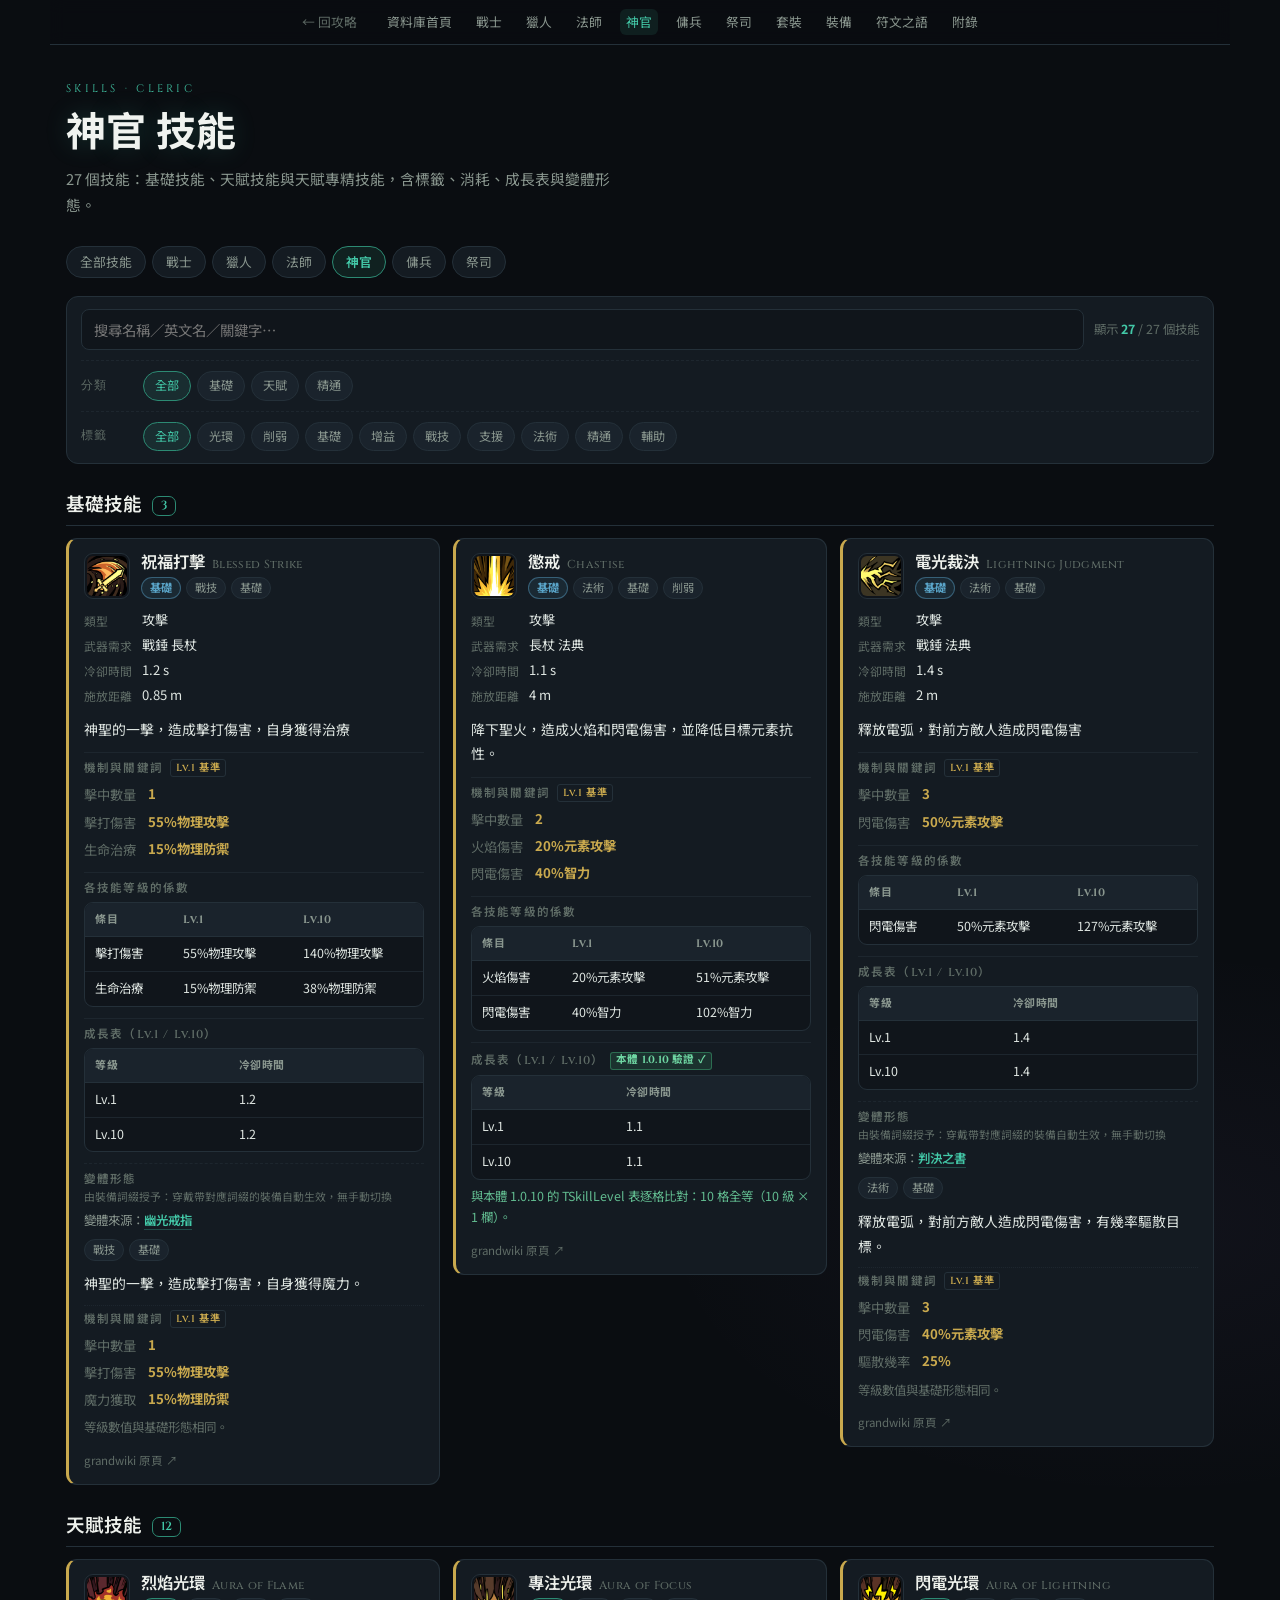
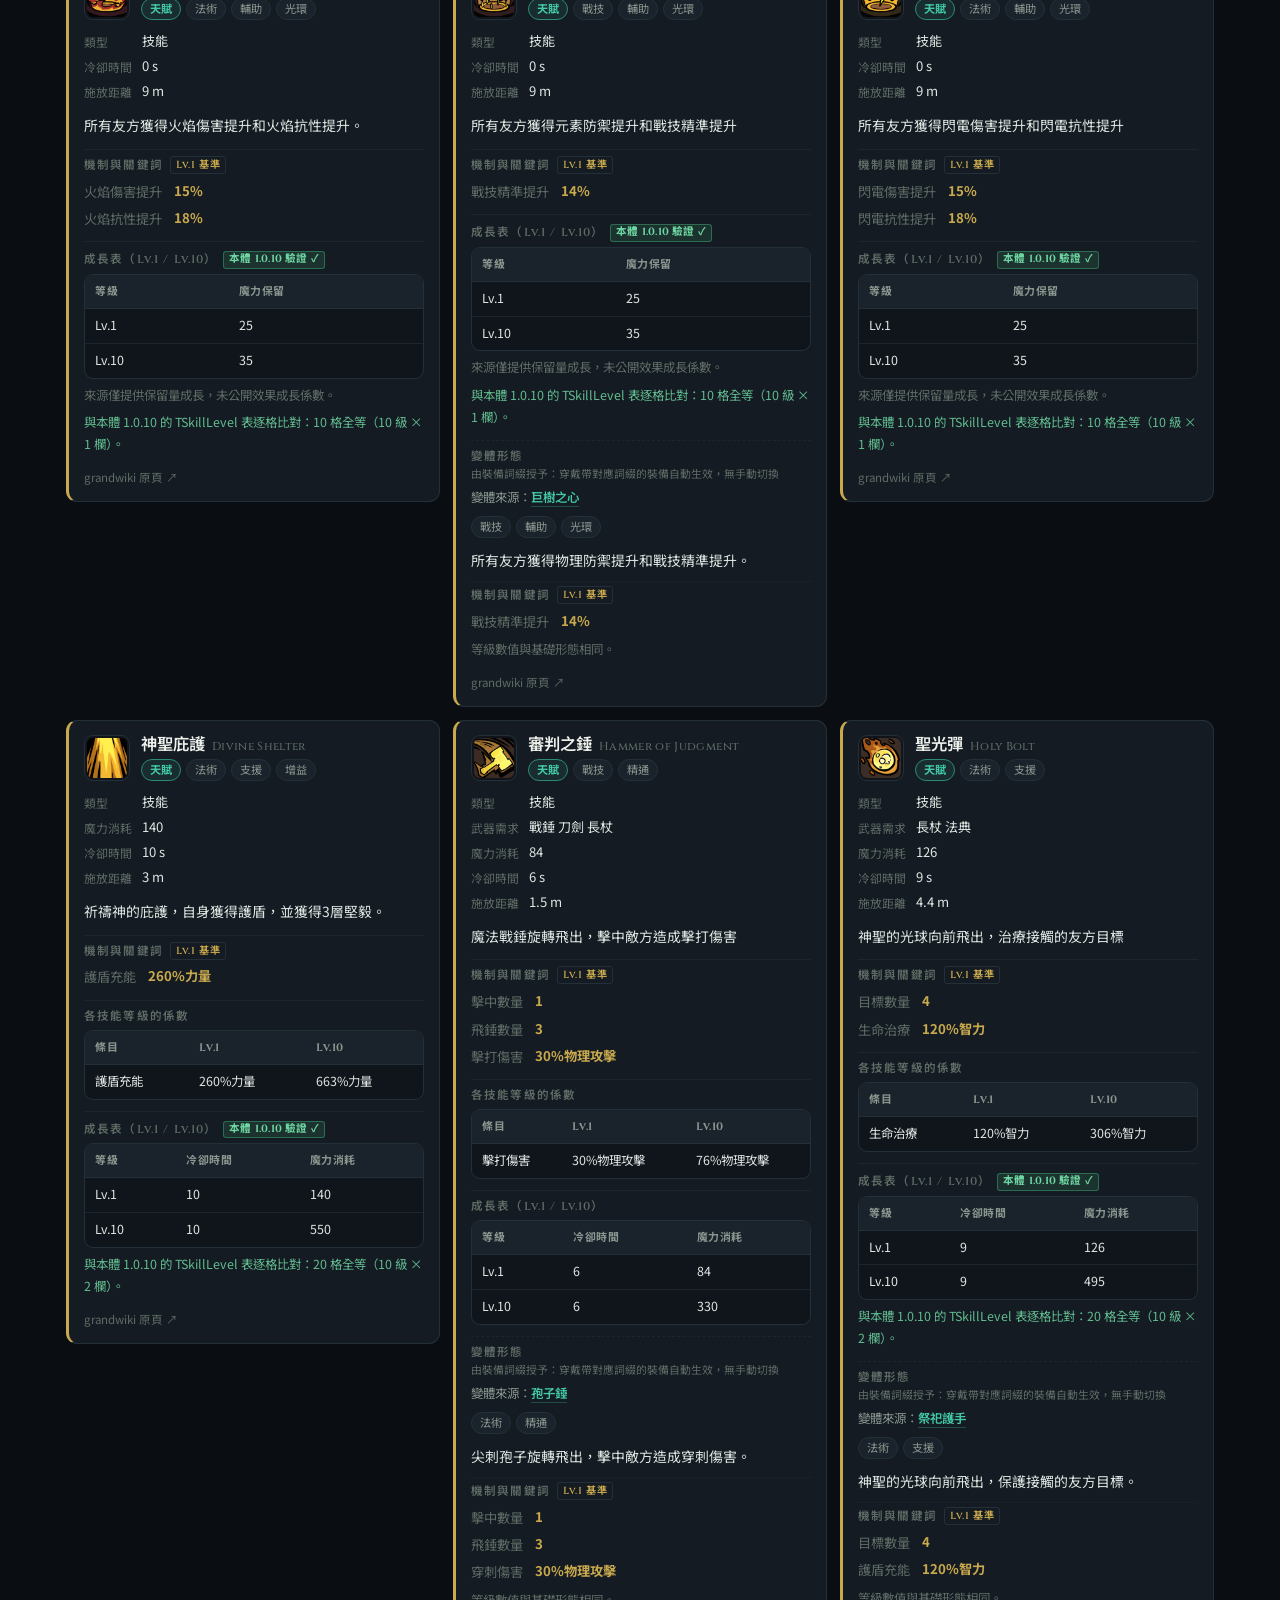
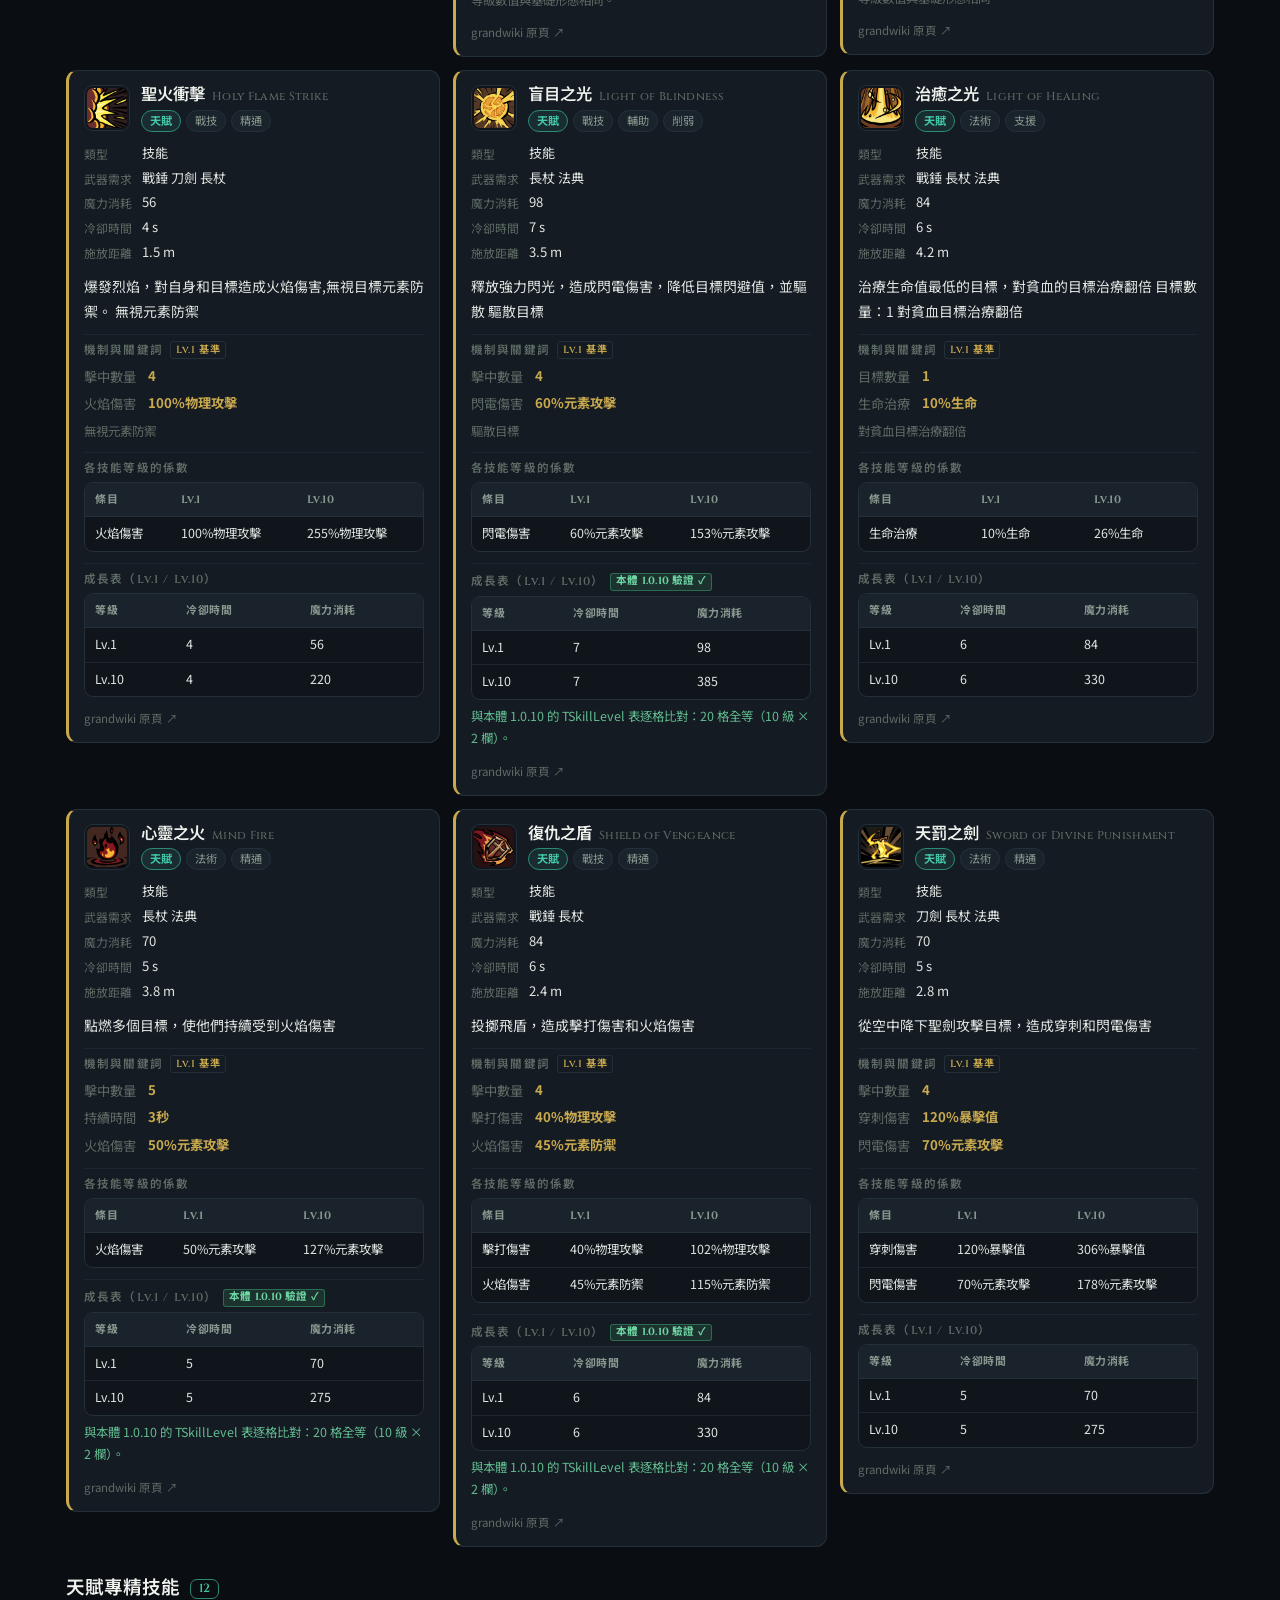
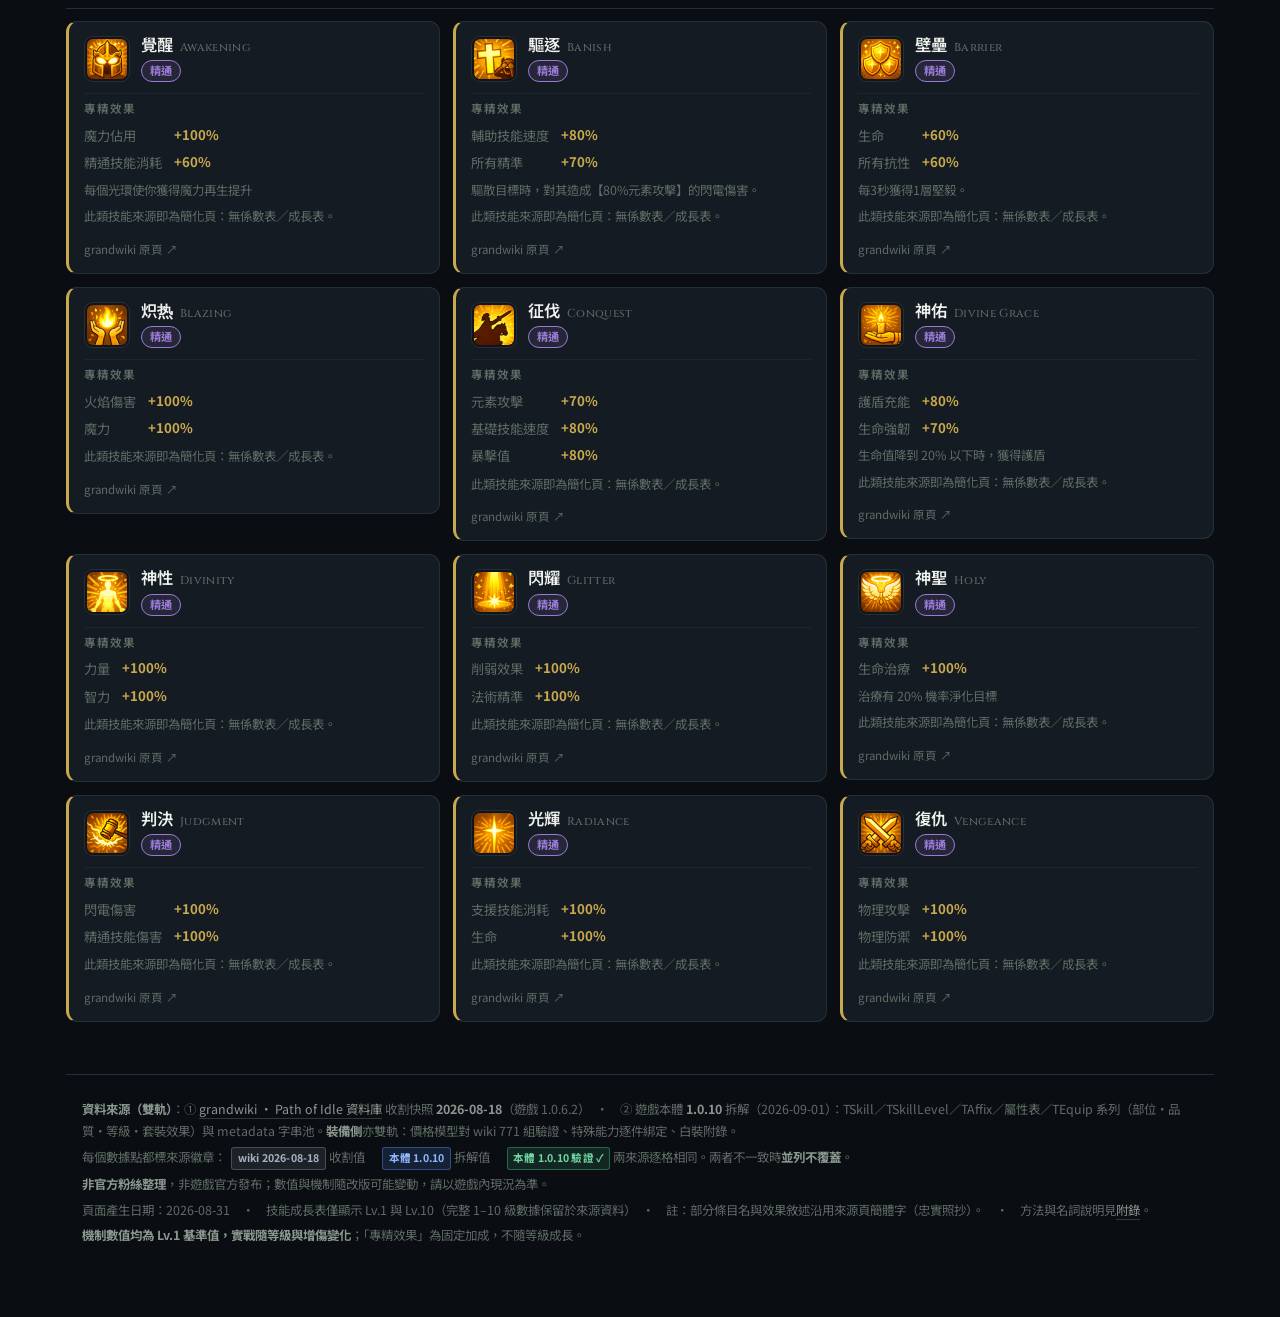
<file: db/skills-cleric.html>
<!doctype html>
<html lang="zh-Hant">
<head>
<meta charset="utf-8">
<meta name="viewport" content="width=device-width, initial-scale=1">
<title>神官 技能 · Path of Idle 資料庫</title>
<link rel="preconnect" href="https://fonts.googleapis.com">
<link rel="preconnect" href="https://fonts.gstatic.com" crossorigin>
<link href="https://fonts.googleapis.com/css2?family=Cinzel:wght@500;600;700&family=Noto+Sans+TC:wght@400;500;700&display=swap" rel="stylesheet">
<link rel="stylesheet" href="db.css">
</head>
<body>
<div class="wrap">
<nav class="dbnav">
<a class="back" href="../index.html">← 回攻略</a>
<a href="index.html">資料庫首頁</a>
<a href="skills-warrior.html">戰士</a>
<a href="skills-hunter.html">獵人</a>
<a href="skills-mage.html">法師</a>
<a href="skills-cleric.html" class="on">神官</a>
<a href="skills-mercenary.html">傭兵</a>
<a href="skills-priest.html">祭司</a>
<a href="sets.html">套裝</a>
<a href="equipment.html">裝備</a>
<a href="runewords.html">符文之語</a>
<a href="appendix.html">附錄</a>
</nav>
<header class="phead c-cle"><div class="eyebrow">Skills · cleric</div><h1>神官 技能</h1><p class="lead">27 個技能：基礎技能、天賦技能與天賦專精技能，含標籤、消耗、成長表與變體形態。</p></header>
<nav class="sknav" aria-label="技能頁導覽">
<a href="skills-all.html">全部技能</a>
<a href="skills-warrior.html">戰士</a>
<a href="skills-hunter.html">獵人</a>
<a href="skills-mage.html">法師</a>
<a href="skills-cleric.html" class="on">神官</a>
<a href="skills-mercenary.html">傭兵</a>
<a href="skills-priest.html">祭司</a>
</nav>
<div class="toolbar">
<div class="searchrow"><input id="q" type="search" placeholder="搜尋名稱／英文名／關鍵字…" autocomplete="off" aria-label="搜尋"><span class="cnt">顯示 <b id="count">27</b> / 27 個技能</span></div>
<div class="frow"><span class="flabel">分類</span>
<button class="fbtn on" data-k="cat" data-v="">全部</button>
<button class="fbtn" data-k="cat" data-v="base">基礎</button>
<button class="fbtn" data-k="cat" data-v="talent">天賦</button>
<button class="fbtn" data-k="cat" data-v="mastery">精通</button>
</div>
<div class="frow"><span class="flabel">標籤</span>
<button class="fbtn on" data-k="tags" data-v="">全部</button>
<button class="fbtn" data-k="tags" data-v="光環">光環</button>
<button class="fbtn" data-k="tags" data-v="削弱">削弱</button>
<button class="fbtn" data-k="tags" data-v="基礎">基礎</button>
<button class="fbtn" data-k="tags" data-v="增益">增益</button>
<button class="fbtn" data-k="tags" data-v="戰技">戰技</button>
<button class="fbtn" data-k="tags" data-v="支援">支援</button>
<button class="fbtn" data-k="tags" data-v="法術">法術</button>
<button class="fbtn" data-k="tags" data-v="精通">精通</button>
<button class="fbtn" data-k="tags" data-v="輔助">輔助</button>
</div>
</div>
<section class="grp" data-group><h2>基礎技能 <span class="n">3</span></h2><div class="grid"><article class="card sk c-cle" id="sk-blessed-strike" data-card data-cat="base" data-cls="神官" data-tags="戰技|基礎" data-s="祝福打擊 blessed strike 戰技 基礎 神聖的一擊，造成擊打傷害，自身獲得治療 blessed-strike">
<header class="ch">
<img class="ico" src="icons/talent_401101.png" alt="" width="46" height="46" loading="lazy">
<div class="ct"><h3 class="nm">祝福打擊<span class="en">Blessed Strike</span></h3>
<div class="chips"><span class="chip cat cat-base">基礎</span><span class="chip tg">戰技</span><span class="chip tg">基礎</span></div></div></header>
<dl class="stats"><dt>類型</dt><dd>攻擊</dd><dt>武器需求</dt><dd>戰錘 長杖</dd><dt>冷卻時間</dt><dd>1.2 s</dd><dt>施放距離</dt><dd>0.85 m</dd></dl>
<p class="desc">神聖的一擊，造成擊打傷害，自身獲得治療</p>
<div class="sec mech"><h4>機制與關鍵詞<span class="lv1">Lv.1 基準</span></h4><dl class="mech-kv"><dt>擊中數量</dt><dd><b>1</b></dd><dt>擊打傷害</dt><dd><b>55%物理攻擊</b></dd><dt>生命治療</dt><dd><b>15%物理防禦</b></dd></dl></div>
<div class="sec coef"><h4 class="coefh">各技能等級的係數</h4><div class="tablecard"><table><thead><tr><th>條目</th><th>Lv.1</th><th>Lv.10</th></tr></thead><tbody><tr><td>擊打傷害</td><td>55%物理攻擊</td><td>140%物理攻擊</td></tr><tr><td>生命治療</td><td>15%物理防禦</td><td>38%物理防禦</td></tr></tbody></table></div></div>
<div class="sec lvl"><h4>成長表（Lv.1 / Lv.10）</h4><div class="tablecard"><table><thead><tr><th>等級</th><th>冷卻時間</th></tr></thead><tbody><tr><td>Lv.1</td><td>1.2</td></tr><tr><td>Lv.10</td><td>1.2</td></tr></tbody></table></div></div>
<div class="sec var"><h4>變體形態<span class="vhint">由裝備詞綴授予：穿戴帶對應詞綴的裝備自動生效，無手動切換</span></h4>
<p class="vsrc">變體來源：<a href="equipment.html#eq-phantom-light-ring">幽光戒指</a></p>
<div class="chips"><span class="chip tg">戰技</span><span class="chip tg">基礎</span></div>
<p class="desc">神聖的一擊，造成擊打傷害，自身獲得魔力。</p>
<div class="sec mech vsub"><h4>機制與關鍵詞<span class="lv1">Lv.1 基準</span></h4><dl class="mech-kv"><dt>擊中數量</dt><dd><b>1</b></dd><dt>擊打傷害</dt><dd><b>55%物理攻擊</b></dd><dt>魔力獲取</dt><dd><b>15%物理防禦</b></dd></dl></div>

<p class="note">等級數值與基礎形態相同。</p>
</div>

<a class="src" href="https://pathofidle.grandwiki.com/zh-hant/skills/blessed-strike/" rel="noopener">grandwiki 原頁 ↗</a>
</article>
<article class="card sk c-cle" id="sk-chastise" data-card data-cat="base" data-cls="神官" data-tags="法術|基礎|削弱" data-s="懲戒 chastise 法術 基礎 削弱 降下聖火，造成火焰和閃電傷害，並降低目標元素抗性。 chastise">
<header class="ch">
<img class="ico" src="icons/talent_401103.png" alt="" width="46" height="46" loading="lazy">
<div class="ct"><h3 class="nm">懲戒<span class="en">Chastise</span></h3>
<div class="chips"><span class="chip cat cat-base">基礎</span><span class="chip tg">法術</span><span class="chip tg">基礎</span><span class="chip tg">削弱</span></div></div></header>
<dl class="stats"><dt>類型</dt><dd>攻擊</dd><dt>武器需求</dt><dd>長杖 法典</dd><dt>冷卻時間</dt><dd>1.1 s</dd><dt>施放距離</dt><dd>4 m</dd></dl>
<p class="desc">降下聖火，造成火焰和閃電傷害，並降低目標元素抗性。</p>
<div class="sec mech"><h4>機制與關鍵詞<span class="lv1">Lv.1 基準</span></h4><dl class="mech-kv"><dt>擊中數量</dt><dd><b>2</b></dd><dt>火焰傷害</dt><dd><b>20%元素攻擊</b></dd><dt>閃電傷害</dt><dd><b>40%智力</b></dd></dl></div>
<div class="sec coef"><h4 class="coefh">各技能等級的係數</h4><div class="tablecard"><table><thead><tr><th>條目</th><th>Lv.1</th><th>Lv.10</th></tr></thead><tbody><tr><td>火焰傷害</td><td>20%元素攻擊</td><td>51%元素攻擊</td></tr><tr><td>閃電傷害</td><td>40%智力</td><td>102%智力</td></tr></tbody></table></div></div>
<div class="sec lvl"><h4>成長表（Lv.1 / Lv.10）<span class="sb ok" title="wiki 值與本體 1.0.10 拆解逐格相同">本體 1.0.10 驗證 ✓</span></h4><div class="tablecard"><table><thead><tr><th>等級</th><th>冷卻時間</th></tr></thead><tbody><tr><td>Lv.1</td><td>1.1</td></tr><tr><td>Lv.10</td><td>1.1</td></tr></tbody></table></div><p class="note ver">與本體 1.0.10 的 TSkillLevel 表逐格比對：10 格全等（10 級 × 1 欄）。</p></div>

<a class="src" href="https://pathofidle.grandwiki.com/zh-hant/skills/chastise/" rel="noopener">grandwiki 原頁 ↗</a>
</article>
<article class="card sk c-cle" id="sk-lightning-judgment" data-card data-cat="base" data-cls="神官" data-tags="法術|基礎" data-s="電光裁決 lightning judgment 法術 基礎 釋放電弧，對前方敵人造成閃電傷害 lightning-judgment">
<header class="ch">
<img class="ico" src="icons/talent_401102.png" alt="" width="46" height="46" loading="lazy">
<div class="ct"><h3 class="nm">電光裁決<span class="en">Lightning Judgment</span></h3>
<div class="chips"><span class="chip cat cat-base">基礎</span><span class="chip tg">法術</span><span class="chip tg">基礎</span></div></div></header>
<dl class="stats"><dt>類型</dt><dd>攻擊</dd><dt>武器需求</dt><dd>戰錘 法典</dd><dt>冷卻時間</dt><dd>1.4 s</dd><dt>施放距離</dt><dd>2 m</dd></dl>
<p class="desc">釋放電弧，對前方敵人造成閃電傷害</p>
<div class="sec mech"><h4>機制與關鍵詞<span class="lv1">Lv.1 基準</span></h4><dl class="mech-kv"><dt>擊中數量</dt><dd><b>3</b></dd><dt>閃電傷害</dt><dd><b>50%元素攻擊</b></dd></dl></div>
<div class="sec coef"><h4 class="coefh">各技能等級的係數</h4><div class="tablecard"><table><thead><tr><th>條目</th><th>Lv.1</th><th>Lv.10</th></tr></thead><tbody><tr><td>閃電傷害</td><td>50%元素攻擊</td><td>127%元素攻擊</td></tr></tbody></table></div></div>
<div class="sec lvl"><h4>成長表（Lv.1 / Lv.10）</h4><div class="tablecard"><table><thead><tr><th>等級</th><th>冷卻時間</th></tr></thead><tbody><tr><td>Lv.1</td><td>1.4</td></tr><tr><td>Lv.10</td><td>1.4</td></tr></tbody></table></div></div>
<div class="sec var"><h4>變體形態<span class="vhint">由裝備詞綴授予：穿戴帶對應詞綴的裝備自動生效，無手動切換</span></h4>
<p class="vsrc">變體來源：<a href="equipment.html#eq-book-of-judgment">判決之書</a></p>
<div class="chips"><span class="chip tg">法術</span><span class="chip tg">基礎</span></div>
<p class="desc">釋放電弧，對前方敵人造成閃電傷害，有幾率驅散目標。</p>
<div class="sec mech vsub"><h4>機制與關鍵詞<span class="lv1">Lv.1 基準</span></h4><dl class="mech-kv"><dt>擊中數量</dt><dd><b>3</b></dd><dt>閃電傷害</dt><dd><b>40%元素攻擊</b></dd><dt>驅散幾率</dt><dd><b>25%</b></dd></dl></div>

<p class="note">等級數值與基礎形態相同。</p>
</div>

<a class="src" href="https://pathofidle.grandwiki.com/zh-hant/skills/lightning-judgment/" rel="noopener">grandwiki 原頁 ↗</a>
</article></div></section>
<section class="grp" data-group><h2>天賦技能 <span class="n">12</span></h2><div class="grid"><article class="card sk c-cle" id="sk-aura-of-flame" data-card data-cat="talent" data-cls="神官" data-tags="法術|輔助|光環" data-s="烈焰光環 aura of flame 法術 輔助 光環 所有友方獲得火焰傷害提升和火焰抗性提升。 aura-of-flame">
<header class="ch">
<img class="ico" src="icons/talent_401207.png" alt="" width="46" height="46" loading="lazy">
<div class="ct"><h3 class="nm">烈焰光環<span class="en">Aura of Flame</span></h3>
<div class="chips"><span class="chip cat cat-talent">天賦</span><span class="chip tg">法術</span><span class="chip tg">輔助</span><span class="chip tg">光環</span></div></div></header>
<dl class="stats"><dt>類型</dt><dd>技能</dd><dt>冷卻時間</dt><dd>0 s</dd><dt>施放距離</dt><dd>9 m</dd></dl>
<p class="desc">所有友方獲得火焰傷害提升和火焰抗性提升。</p>
<div class="sec mech"><h4>機制與關鍵詞<span class="lv1">Lv.1 基準</span></h4><dl class="mech-kv"><dt>火焰傷害提升</dt><dd><b>15%</b></dd><dt>火焰抗性提升</dt><dd><b>18%</b></dd></dl></div>
<div class="sec lvl"><h4>成長表（Lv.1 / Lv.10）<span class="sb ok" title="wiki 值與本體 1.0.10 拆解逐格相同">本體 1.0.10 驗證 ✓</span></h4><div class="tablecard"><table><thead><tr><th>等級</th><th>魔力保留</th></tr></thead><tbody><tr><td>Lv.1</td><td>25</td></tr><tr><td>Lv.10</td><td>35</td></tr></tbody></table></div><p class="note">來源僅提供保留量成長，未公開效果成長係數。</p><p class="note ver">與本體 1.0.10 的 TSkillLevel 表逐格比對：10 格全等（10 級 × 1 欄）。</p></div>

<a class="src" href="https://pathofidle.grandwiki.com/zh-hant/skills/aura-of-flame/" rel="noopener">grandwiki 原頁 ↗</a>
</article>
<article class="card sk c-cle" id="sk-aura-of-focus" data-card data-cat="talent" data-cls="神官" data-tags="戰技|輔助|光環" data-s="專注光環 aura of focus 戰技 輔助 光環 所有友方獲得元素防禦提升和戰技精準提升 aura-of-focus">
<header class="ch">
<img class="ico" src="icons/talent_401202.png" alt="" width="46" height="46" loading="lazy">
<div class="ct"><h3 class="nm">專注光環<span class="en">Aura of Focus</span></h3>
<div class="chips"><span class="chip cat cat-talent">天賦</span><span class="chip tg">戰技</span><span class="chip tg">輔助</span><span class="chip tg">光環</span></div></div></header>
<dl class="stats"><dt>類型</dt><dd>技能</dd><dt>冷卻時間</dt><dd>0 s</dd><dt>施放距離</dt><dd>9 m</dd></dl>
<p class="desc">所有友方獲得元素防禦提升和戰技精準提升</p>
<div class="sec mech"><h4>機制與關鍵詞<span class="lv1">Lv.1 基準</span></h4><dl class="mech-kv"><dt>戰技精準提升</dt><dd><b>14%</b></dd></dl></div>
<div class="sec lvl"><h4>成長表（Lv.1 / Lv.10）<span class="sb ok" title="wiki 值與本體 1.0.10 拆解逐格相同">本體 1.0.10 驗證 ✓</span></h4><div class="tablecard"><table><thead><tr><th>等級</th><th>魔力保留</th></tr></thead><tbody><tr><td>Lv.1</td><td>25</td></tr><tr><td>Lv.10</td><td>35</td></tr></tbody></table></div><p class="note">來源僅提供保留量成長，未公開效果成長係數。</p><p class="note ver">與本體 1.0.10 的 TSkillLevel 表逐格比對：10 格全等（10 級 × 1 欄）。</p></div>
<div class="sec var"><h4>變體形態<span class="vhint">由裝備詞綴授予：穿戴帶對應詞綴的裝備自動生效，無手動切換</span></h4>
<p class="vsrc">變體來源：<a href="equipment.html#eq-heart-of-the-great-tree">巨樹之心</a></p>
<div class="chips"><span class="chip tg">戰技</span><span class="chip tg">輔助</span><span class="chip tg">光環</span></div>
<p class="desc">所有友方獲得物理防禦提升和戰技精準提升。</p>
<div class="sec mech vsub"><h4>機制與關鍵詞<span class="lv1">Lv.1 基準</span></h4><dl class="mech-kv"><dt>戰技精準提升</dt><dd><b>14%</b></dd></dl></div>

<p class="note">等級數值與基礎形態相同。</p>
</div>

<a class="src" href="https://pathofidle.grandwiki.com/zh-hant/skills/aura-of-focus/" rel="noopener">grandwiki 原頁 ↗</a>
</article>
<article class="card sk c-cle" id="sk-aura-of-lightning" data-card data-cat="talent" data-cls="神官" data-tags="法術|輔助|光環" data-s="閃電光環 aura of lightning 法術 輔助 光環 所有友方獲得閃電傷害提升和閃電抗性提升 aura-of-lightning">
<header class="ch">
<img class="ico" src="icons/talent_401208.png" alt="" width="46" height="46" loading="lazy">
<div class="ct"><h3 class="nm">閃電光環<span class="en">Aura of Lightning</span></h3>
<div class="chips"><span class="chip cat cat-talent">天賦</span><span class="chip tg">法術</span><span class="chip tg">輔助</span><span class="chip tg">光環</span></div></div></header>
<dl class="stats"><dt>類型</dt><dd>技能</dd><dt>冷卻時間</dt><dd>0 s</dd><dt>施放距離</dt><dd>9 m</dd></dl>
<p class="desc">所有友方獲得閃電傷害提升和閃電抗性提升</p>
<div class="sec mech"><h4>機制與關鍵詞<span class="lv1">Lv.1 基準</span></h4><dl class="mech-kv"><dt>閃電傷害提升</dt><dd><b>15%</b></dd><dt>閃電抗性提升</dt><dd><b>18%</b></dd></dl></div>
<div class="sec lvl"><h4>成長表（Lv.1 / Lv.10）<span class="sb ok" title="wiki 值與本體 1.0.10 拆解逐格相同">本體 1.0.10 驗證 ✓</span></h4><div class="tablecard"><table><thead><tr><th>等級</th><th>魔力保留</th></tr></thead><tbody><tr><td>Lv.1</td><td>25</td></tr><tr><td>Lv.10</td><td>35</td></tr></tbody></table></div><p class="note">來源僅提供保留量成長，未公開效果成長係數。</p><p class="note ver">與本體 1.0.10 的 TSkillLevel 表逐格比對：10 格全等（10 級 × 1 欄）。</p></div>

<a class="src" href="https://pathofidle.grandwiki.com/zh-hant/skills/aura-of-lightning/" rel="noopener">grandwiki 原頁 ↗</a>
</article>
<article class="card sk c-cle" id="sk-divine-shelter" data-card data-cat="talent" data-cls="神官" data-tags="法術|支援|增益" data-s="神聖庇護 divine shelter 法術 支援 增益 祈禱神的庇護，自身獲得護盾，並獲得3層堅毅。 divine-shelter">
<header class="ch">
<img class="ico" src="icons/talent_401203.png" alt="" width="46" height="46" loading="lazy">
<div class="ct"><h3 class="nm">神聖庇護<span class="en">Divine Shelter</span></h3>
<div class="chips"><span class="chip cat cat-talent">天賦</span><span class="chip tg">法術</span><span class="chip tg">支援</span><span class="chip tg">增益</span></div></div></header>
<dl class="stats"><dt>類型</dt><dd>技能</dd><dt>魔力消耗</dt><dd>140</dd><dt>冷卻時間</dt><dd>10 s</dd><dt>施放距離</dt><dd>3 m</dd></dl>
<p class="desc">祈禱神的庇護，自身獲得護盾，並獲得3層堅毅。</p>
<div class="sec mech"><h4>機制與關鍵詞<span class="lv1">Lv.1 基準</span></h4><dl class="mech-kv"><dt>護盾充能</dt><dd><b>260%力量</b></dd></dl></div>
<div class="sec coef"><h4 class="coefh">各技能等級的係數</h4><div class="tablecard"><table><thead><tr><th>條目</th><th>Lv.1</th><th>Lv.10</th></tr></thead><tbody><tr><td>護盾充能</td><td>260%力量</td><td>663%力量</td></tr></tbody></table></div></div>
<div class="sec lvl"><h4>成長表（Lv.1 / Lv.10）<span class="sb ok" title="wiki 值與本體 1.0.10 拆解逐格相同">本體 1.0.10 驗證 ✓</span></h4><div class="tablecard"><table><thead><tr><th>等級</th><th>冷卻時間</th><th>魔力消耗</th></tr></thead><tbody><tr><td>Lv.1</td><td>10</td><td>140</td></tr><tr><td>Lv.10</td><td>10</td><td>550</td></tr></tbody></table></div><p class="note ver">與本體 1.0.10 的 TSkillLevel 表逐格比對：20 格全等（10 級 × 2 欄）。</p></div>

<a class="src" href="https://pathofidle.grandwiki.com/zh-hant/skills/divine-shelter/" rel="noopener">grandwiki 原頁 ↗</a>
</article>
<article class="card sk c-cle" id="sk-hammer-of-judgment" data-card data-cat="talent" data-cls="神官" data-tags="戰技|精通" data-s="審判之錘 hammer of judgment 戰技 精通 魔法戰錘旋轉飛出，擊中敵方造成擊打傷害 hammer-of-judgment">
<header class="ch">
<img class="ico" src="icons/talent_401204.png" alt="" width="46" height="46" loading="lazy">
<div class="ct"><h3 class="nm">審判之錘<span class="en">Hammer of Judgment</span></h3>
<div class="chips"><span class="chip cat cat-talent">天賦</span><span class="chip tg">戰技</span><span class="chip tg">精通</span></div></div></header>
<dl class="stats"><dt>類型</dt><dd>技能</dd><dt>武器需求</dt><dd>戰錘 刀劍 長杖</dd><dt>魔力消耗</dt><dd>84</dd><dt>冷卻時間</dt><dd>6 s</dd><dt>施放距離</dt><dd>1.5 m</dd></dl>
<p class="desc">魔法戰錘旋轉飛出，擊中敵方造成擊打傷害</p>
<div class="sec mech"><h4>機制與關鍵詞<span class="lv1">Lv.1 基準</span></h4><dl class="mech-kv"><dt>擊中數量</dt><dd><b>1</b></dd><dt>飛錘數量</dt><dd><b>3</b></dd><dt>擊打傷害</dt><dd><b>30%物理攻擊</b></dd></dl></div>
<div class="sec coef"><h4 class="coefh">各技能等級的係數</h4><div class="tablecard"><table><thead><tr><th>條目</th><th>Lv.1</th><th>Lv.10</th></tr></thead><tbody><tr><td>擊打傷害</td><td>30%物理攻擊</td><td>76%物理攻擊</td></tr></tbody></table></div></div>
<div class="sec lvl"><h4>成長表（Lv.1 / Lv.10）</h4><div class="tablecard"><table><thead><tr><th>等級</th><th>冷卻時間</th><th>魔力消耗</th></tr></thead><tbody><tr><td>Lv.1</td><td>6</td><td>84</td></tr><tr><td>Lv.10</td><td>6</td><td>330</td></tr></tbody></table></div></div>
<div class="sec var"><h4>變體形態<span class="vhint">由裝備詞綴授予：穿戴帶對應詞綴的裝備自動生效，無手動切換</span></h4>
<p class="vsrc">變體來源：<a href="equipment.html#eq-spore-hammer">孢子錘</a></p>
<div class="chips"><span class="chip tg">法術</span><span class="chip tg">精通</span></div>
<p class="desc">尖刺孢子旋轉飛出，擊中敵方造成穿刺傷害。</p>
<div class="sec mech vsub"><h4>機制與關鍵詞<span class="lv1">Lv.1 基準</span></h4><dl class="mech-kv"><dt>擊中數量</dt><dd><b>1</b></dd><dt>飛錘數量</dt><dd><b>3</b></dd><dt>穿刺傷害</dt><dd><b>30%物理攻擊</b></dd></dl></div>

<p class="note">等級數值與基礎形態相同。</p>
</div>

<a class="src" href="https://pathofidle.grandwiki.com/zh-hant/skills/hammer-of-judgment/" rel="noopener">grandwiki 原頁 ↗</a>
</article>
<article class="card sk c-cle" id="sk-holy-bolt" data-card data-cat="talent" data-cls="神官" data-tags="法術|支援" data-s="聖光彈 holy bolt 法術 支援 神聖的光球向前飛出，治療接觸的友方目標 holy-bolt">
<header class="ch">
<img class="ico" src="icons/talent_401210.png" alt="" width="46" height="46" loading="lazy">
<div class="ct"><h3 class="nm">聖光彈<span class="en">Holy Bolt</span></h3>
<div class="chips"><span class="chip cat cat-talent">天賦</span><span class="chip tg">法術</span><span class="chip tg">支援</span></div></div></header>
<dl class="stats"><dt>類型</dt><dd>技能</dd><dt>武器需求</dt><dd>長杖 法典</dd><dt>魔力消耗</dt><dd>126</dd><dt>冷卻時間</dt><dd>9 s</dd><dt>施放距離</dt><dd>4.4 m</dd></dl>
<p class="desc">神聖的光球向前飛出，治療接觸的友方目標</p>
<div class="sec mech"><h4>機制與關鍵詞<span class="lv1">Lv.1 基準</span></h4><dl class="mech-kv"><dt>目標數量</dt><dd><b>4</b></dd><dt>生命治療</dt><dd><b>120%智力</b></dd></dl></div>
<div class="sec coef"><h4 class="coefh">各技能等級的係數</h4><div class="tablecard"><table><thead><tr><th>條目</th><th>Lv.1</th><th>Lv.10</th></tr></thead><tbody><tr><td>生命治療</td><td>120%智力</td><td>306%智力</td></tr></tbody></table></div></div>
<div class="sec lvl"><h4>成長表（Lv.1 / Lv.10）<span class="sb ok" title="wiki 值與本體 1.0.10 拆解逐格相同">本體 1.0.10 驗證 ✓</span></h4><div class="tablecard"><table><thead><tr><th>等級</th><th>冷卻時間</th><th>魔力消耗</th></tr></thead><tbody><tr><td>Lv.1</td><td>9</td><td>126</td></tr><tr><td>Lv.10</td><td>9</td><td>495</td></tr></tbody></table></div><p class="note ver">與本體 1.0.10 的 TSkillLevel 表逐格比對：20 格全等（10 級 × 2 欄）。</p></div>
<div class="sec var"><h4>變體形態<span class="vhint">由裝備詞綴授予：穿戴帶對應詞綴的裝備自動生效，無手動切換</span></h4>
<p class="vsrc">變體來源：<a href="equipment.html#eq-sacrificial-gauntlets">祭祀護手</a></p>
<div class="chips"><span class="chip tg">法術</span><span class="chip tg">支援</span></div>
<p class="desc">神聖的光球向前飛出，保護接觸的友方目標。</p>
<div class="sec mech vsub"><h4>機制與關鍵詞<span class="lv1">Lv.1 基準</span></h4><dl class="mech-kv"><dt>目標數量</dt><dd><b>4</b></dd><dt>護盾充能</dt><dd><b>120%智力</b></dd></dl></div>

<p class="note">等級數值與基礎形態相同。</p>
</div>

<a class="src" href="https://pathofidle.grandwiki.com/zh-hant/skills/holy-bolt/" rel="noopener">grandwiki 原頁 ↗</a>
</article>
<article class="card sk c-cle" id="sk-holy-flame-strike" data-card data-cat="talent" data-cls="神官" data-tags="戰技|精通" data-s="聖火衝擊 holy flame strike 戰技 精通 爆發烈焰，對自身和目標造成火焰傷害,無視目標元素防禦。 無視元素防禦 holy-flame-strike">
<header class="ch">
<img class="ico" src="icons/talent_401201.png" alt="" width="46" height="46" loading="lazy">
<div class="ct"><h3 class="nm">聖火衝擊<span class="en">Holy Flame Strike</span></h3>
<div class="chips"><span class="chip cat cat-talent">天賦</span><span class="chip tg">戰技</span><span class="chip tg">精通</span></div></div></header>
<dl class="stats"><dt>類型</dt><dd>技能</dd><dt>武器需求</dt><dd>戰錘 刀劍 長杖</dd><dt>魔力消耗</dt><dd>56</dd><dt>冷卻時間</dt><dd>4 s</dd><dt>施放距離</dt><dd>1.5 m</dd></dl>
<p class="desc">爆發烈焰，對自身和目標造成火焰傷害,無視目標元素防禦。 無視元素防禦</p>
<div class="sec mech"><h4>機制與關鍵詞<span class="lv1">Lv.1 基準</span></h4><dl class="mech-kv"><dt>擊中數量</dt><dd><b>4</b></dd><dt>火焰傷害</dt><dd><b>100%物理攻擊</b></dd></dl><p class="mech-note">無視元素防禦</p></div>
<div class="sec coef"><h4 class="coefh">各技能等級的係數</h4><div class="tablecard"><table><thead><tr><th>條目</th><th>Lv.1</th><th>Lv.10</th></tr></thead><tbody><tr><td>火焰傷害</td><td>100%物理攻擊</td><td>255%物理攻擊</td></tr></tbody></table></div></div>
<div class="sec lvl"><h4>成長表（Lv.1 / Lv.10）</h4><div class="tablecard"><table><thead><tr><th>等級</th><th>冷卻時間</th><th>魔力消耗</th></tr></thead><tbody><tr><td>Lv.1</td><td>4</td><td>56</td></tr><tr><td>Lv.10</td><td>4</td><td>220</td></tr></tbody></table></div></div>

<a class="src" href="https://pathofidle.grandwiki.com/zh-hant/skills/holy-flame-strike/" rel="noopener">grandwiki 原頁 ↗</a>
</article>
<article class="card sk c-cle" id="sk-light-of-blindness" data-card data-cat="talent" data-cls="神官" data-tags="戰技|輔助|削弱" data-s="盲目之光 light of blindness 戰技 輔助 削弱 釋放強力閃光，造成閃電傷害，降低目標閃避值，並驅散 驅散目標 light-of-blindness">
<header class="ch">
<img class="ico" src="icons/talent_401212.png" alt="" width="46" height="46" loading="lazy">
<div class="ct"><h3 class="nm">盲目之光<span class="en">Light of Blindness</span></h3>
<div class="chips"><span class="chip cat cat-talent">天賦</span><span class="chip tg">戰技</span><span class="chip tg">輔助</span><span class="chip tg">削弱</span></div></div></header>
<dl class="stats"><dt>類型</dt><dd>技能</dd><dt>武器需求</dt><dd>長杖 法典</dd><dt>魔力消耗</dt><dd>98</dd><dt>冷卻時間</dt><dd>7 s</dd><dt>施放距離</dt><dd>3.5 m</dd></dl>
<p class="desc">釋放強力閃光，造成閃電傷害，降低目標閃避值，並驅散 驅散目標</p>
<div class="sec mech"><h4>機制與關鍵詞<span class="lv1">Lv.1 基準</span></h4><dl class="mech-kv"><dt>擊中數量</dt><dd><b>4</b></dd><dt>閃電傷害</dt><dd><b>60%元素攻擊</b></dd></dl><p class="mech-note">驅散目標</p></div>
<div class="sec coef"><h4 class="coefh">各技能等級的係數</h4><div class="tablecard"><table><thead><tr><th>條目</th><th>Lv.1</th><th>Lv.10</th></tr></thead><tbody><tr><td>閃電傷害</td><td>60%元素攻擊</td><td>153%元素攻擊</td></tr></tbody></table></div></div>
<div class="sec lvl"><h4>成長表（Lv.1 / Lv.10）<span class="sb ok" title="wiki 值與本體 1.0.10 拆解逐格相同">本體 1.0.10 驗證 ✓</span></h4><div class="tablecard"><table><thead><tr><th>等級</th><th>冷卻時間</th><th>魔力消耗</th></tr></thead><tbody><tr><td>Lv.1</td><td>7</td><td>98</td></tr><tr><td>Lv.10</td><td>7</td><td>385</td></tr></tbody></table></div><p class="note ver">與本體 1.0.10 的 TSkillLevel 表逐格比對：20 格全等（10 級 × 2 欄）。</p></div>

<a class="src" href="https://pathofidle.grandwiki.com/zh-hant/skills/light-of-blindness/" rel="noopener">grandwiki 原頁 ↗</a>
</article>
<article class="card sk c-cle" id="sk-light-of-healing" data-card data-cat="talent" data-cls="神官" data-tags="法術|支援" data-s="治癒之光 light of healing 法術 支援 治療生命值最低的目標，對貧血的目標治療翻倍 目標數量：1 對貧血目標治療翻倍 light-of-healing">
<header class="ch">
<img class="ico" src="icons/talent_401211.png" alt="" width="46" height="46" loading="lazy">
<div class="ct"><h3 class="nm">治癒之光<span class="en">Light of Healing</span></h3>
<div class="chips"><span class="chip cat cat-talent">天賦</span><span class="chip tg">法術</span><span class="chip tg">支援</span></div></div></header>
<dl class="stats"><dt>類型</dt><dd>技能</dd><dt>武器需求</dt><dd>戰錘 長杖 法典</dd><dt>魔力消耗</dt><dd>84</dd><dt>冷卻時間</dt><dd>6 s</dd><dt>施放距離</dt><dd>4.2 m</dd></dl>
<p class="desc">治療生命值最低的目標，對貧血的目標治療翻倍 目標數量：1 對貧血目標治療翻倍</p>
<div class="sec mech"><h4>機制與關鍵詞<span class="lv1">Lv.1 基準</span></h4><dl class="mech-kv"><dt>目標數量</dt><dd><b>1</b></dd><dt>生命治療</dt><dd><b>10%生命</b></dd></dl><p class="mech-note">對貧血目標治療翻倍</p></div>
<div class="sec coef"><h4 class="coefh">各技能等級的係數</h4><div class="tablecard"><table><thead><tr><th>條目</th><th>Lv.1</th><th>Lv.10</th></tr></thead><tbody><tr><td>生命治療</td><td>10%生命</td><td>26%生命</td></tr></tbody></table></div></div>
<div class="sec lvl"><h4>成長表（Lv.1 / Lv.10）</h4><div class="tablecard"><table><thead><tr><th>等級</th><th>冷卻時間</th><th>魔力消耗</th></tr></thead><tbody><tr><td>Lv.1</td><td>6</td><td>84</td></tr><tr><td>Lv.10</td><td>6</td><td>330</td></tr></tbody></table></div></div>

<a class="src" href="https://pathofidle.grandwiki.com/zh-hant/skills/light-of-healing/" rel="noopener">grandwiki 原頁 ↗</a>
</article>
<article class="card sk c-cle" id="sk-mind-fire" data-card data-cat="talent" data-cls="神官" data-tags="法術|精通" data-s="心靈之火 mind fire 法術 精通 點燃多個目標，使他們持續受到火焰傷害 mind-fire">
<header class="ch">
<img class="ico" src="icons/talent_401209.png" alt="" width="46" height="46" loading="lazy">
<div class="ct"><h3 class="nm">心靈之火<span class="en">Mind Fire</span></h3>
<div class="chips"><span class="chip cat cat-talent">天賦</span><span class="chip tg">法術</span><span class="chip tg">精通</span></div></div></header>
<dl class="stats"><dt>類型</dt><dd>技能</dd><dt>武器需求</dt><dd>長杖 法典</dd><dt>魔力消耗</dt><dd>70</dd><dt>冷卻時間</dt><dd>5 s</dd><dt>施放距離</dt><dd>3.8 m</dd></dl>
<p class="desc">點燃多個目標，使他們持續受到火焰傷害</p>
<div class="sec mech"><h4>機制與關鍵詞<span class="lv1">Lv.1 基準</span></h4><dl class="mech-kv"><dt>擊中數量</dt><dd><b>5</b></dd><dt>持續時間</dt><dd><b>3秒</b></dd><dt>火焰傷害</dt><dd><b>50%元素攻擊</b></dd></dl></div>
<div class="sec coef"><h4 class="coefh">各技能等級的係數</h4><div class="tablecard"><table><thead><tr><th>條目</th><th>Lv.1</th><th>Lv.10</th></tr></thead><tbody><tr><td>火焰傷害</td><td>50%元素攻擊</td><td>127%元素攻擊</td></tr></tbody></table></div></div>
<div class="sec lvl"><h4>成長表（Lv.1 / Lv.10）<span class="sb ok" title="wiki 值與本體 1.0.10 拆解逐格相同">本體 1.0.10 驗證 ✓</span></h4><div class="tablecard"><table><thead><tr><th>等級</th><th>冷卻時間</th><th>魔力消耗</th></tr></thead><tbody><tr><td>Lv.1</td><td>5</td><td>70</td></tr><tr><td>Lv.10</td><td>5</td><td>275</td></tr></tbody></table></div><p class="note ver">與本體 1.0.10 的 TSkillLevel 表逐格比對：20 格全等（10 級 × 2 欄）。</p></div>

<a class="src" href="https://pathofidle.grandwiki.com/zh-hant/skills/mind-fire/" rel="noopener">grandwiki 原頁 ↗</a>
</article>
<article class="card sk c-cle" id="sk-shield-of-vengeance" data-card data-cat="talent" data-cls="神官" data-tags="戰技|精通" data-s="復仇之盾 shield of vengeance 戰技 精通 投擲飛盾，造成擊打傷害和火焰傷害 shield-of-vengeance">
<header class="ch">
<img class="ico" src="icons/talent_401206.png" alt="" width="46" height="46" loading="lazy">
<div class="ct"><h3 class="nm">復仇之盾<span class="en">Shield of Vengeance</span></h3>
<div class="chips"><span class="chip cat cat-talent">天賦</span><span class="chip tg">戰技</span><span class="chip tg">精通</span></div></div></header>
<dl class="stats"><dt>類型</dt><dd>技能</dd><dt>武器需求</dt><dd>戰錘 長杖</dd><dt>魔力消耗</dt><dd>84</dd><dt>冷卻時間</dt><dd>6 s</dd><dt>施放距離</dt><dd>2.4 m</dd></dl>
<p class="desc">投擲飛盾，造成擊打傷害和火焰傷害</p>
<div class="sec mech"><h4>機制與關鍵詞<span class="lv1">Lv.1 基準</span></h4><dl class="mech-kv"><dt>擊中數量</dt><dd><b>4</b></dd><dt>擊打傷害</dt><dd><b>40%物理攻擊</b></dd><dt>火焰傷害</dt><dd><b>45%元素防禦</b></dd></dl></div>
<div class="sec coef"><h4 class="coefh">各技能等級的係數</h4><div class="tablecard"><table><thead><tr><th>條目</th><th>Lv.1</th><th>Lv.10</th></tr></thead><tbody><tr><td>擊打傷害</td><td>40%物理攻擊</td><td>102%物理攻擊</td></tr><tr><td>火焰傷害</td><td>45%元素防禦</td><td>115%元素防禦</td></tr></tbody></table></div></div>
<div class="sec lvl"><h4>成長表（Lv.1 / Lv.10）<span class="sb ok" title="wiki 值與本體 1.0.10 拆解逐格相同">本體 1.0.10 驗證 ✓</span></h4><div class="tablecard"><table><thead><tr><th>等級</th><th>冷卻時間</th><th>魔力消耗</th></tr></thead><tbody><tr><td>Lv.1</td><td>6</td><td>84</td></tr><tr><td>Lv.10</td><td>6</td><td>330</td></tr></tbody></table></div><p class="note ver">與本體 1.0.10 的 TSkillLevel 表逐格比對：20 格全等（10 級 × 2 欄）。</p></div>

<a class="src" href="https://pathofidle.grandwiki.com/zh-hant/skills/shield-of-vengeance/" rel="noopener">grandwiki 原頁 ↗</a>
</article>
<article class="card sk c-cle" id="sk-sword-of-divine-punishment" data-card data-cat="talent" data-cls="神官" data-tags="法術|精通" data-s="天罰之劍 sword of divine punishment 法術 精通 從空中降下聖劍攻擊目標，造成穿刺和閃電傷害 sword-of-divine-punishment">
<header class="ch">
<img class="ico" src="icons/talent_401205.png" alt="" width="46" height="46" loading="lazy">
<div class="ct"><h3 class="nm">天罰之劍<span class="en">Sword of Divine Punishment</span></h3>
<div class="chips"><span class="chip cat cat-talent">天賦</span><span class="chip tg">法術</span><span class="chip tg">精通</span></div></div></header>
<dl class="stats"><dt>類型</dt><dd>技能</dd><dt>武器需求</dt><dd>刀劍 長杖 法典</dd><dt>魔力消耗</dt><dd>70</dd><dt>冷卻時間</dt><dd>5 s</dd><dt>施放距離</dt><dd>2.8 m</dd></dl>
<p class="desc">從空中降下聖劍攻擊目標，造成穿刺和閃電傷害</p>
<div class="sec mech"><h4>機制與關鍵詞<span class="lv1">Lv.1 基準</span></h4><dl class="mech-kv"><dt>擊中數量</dt><dd><b>4</b></dd><dt>穿刺傷害</dt><dd><b>120%暴擊值</b></dd><dt>閃電傷害</dt><dd><b>70%元素攻擊</b></dd></dl></div>
<div class="sec coef"><h4 class="coefh">各技能等級的係數</h4><div class="tablecard"><table><thead><tr><th>條目</th><th>Lv.1</th><th>Lv.10</th></tr></thead><tbody><tr><td>穿刺傷害</td><td>120%暴擊值</td><td>306%暴擊值</td></tr><tr><td>閃電傷害</td><td>70%元素攻擊</td><td>178%元素攻擊</td></tr></tbody></table></div></div>
<div class="sec lvl"><h4>成長表（Lv.1 / Lv.10）</h4><div class="tablecard"><table><thead><tr><th>等級</th><th>冷卻時間</th><th>魔力消耗</th></tr></thead><tbody><tr><td>Lv.1</td><td>5</td><td>70</td></tr><tr><td>Lv.10</td><td>5</td><td>275</td></tr></tbody></table></div></div>

<a class="src" href="https://pathofidle.grandwiki.com/zh-hant/skills/sword-of-divine-punishment/" rel="noopener">grandwiki 原頁 ↗</a>
</article></div></section>
<section class="grp" data-group><h2>天賦專精技能 <span class="n">12</span></h2><div class="grid"><article class="card sk c-cle" id="sk-awakening" data-card data-cat="mastery" data-cls="神官" data-tags="" data-s="覺醒 awakening awakening">
<header class="ch">
<img class="ico" src="icons/talent_402007.png" alt="" width="46" height="46" loading="lazy">
<div class="ct"><h3 class="nm">覺醒<span class="en">Awakening</span></h3>
<div class="chips"><span class="chip cat cat-mastery">精通</span></div></div></header>

<div class="sec mech"><h4>專精效果</h4><dl class="mech-kv"><dt>魔力佔用</dt><dd><b>+100%</b></dd><dt>精通技能消耗</dt><dd><b>+60%</b></dd></dl><p class="mech-note">每個光環使你獲得魔力再生提升</p><p class="note">此類技能來源即為簡化頁：無係數表／成長表。</p></div>


<a class="src" href="https://pathofidle.grandwiki.com/zh-hant/skills/awakening/" rel="noopener">grandwiki 原頁 ↗</a>
</article>
<article class="card sk c-cle" id="sk-banish" data-card data-cat="mastery" data-cls="神官" data-tags="" data-s="驅逐 banish banish">
<header class="ch">
<img class="ico" src="icons/talent_402011.png" alt="" width="46" height="46" loading="lazy">
<div class="ct"><h3 class="nm">驅逐<span class="en">Banish</span></h3>
<div class="chips"><span class="chip cat cat-mastery">精通</span></div></div></header>

<div class="sec mech"><h4>專精效果</h4><dl class="mech-kv"><dt>輔助技能速度</dt><dd><b>+80%</b></dd><dt>所有精準</dt><dd><b>+70%</b></dd></dl><p class="mech-note">驅散目標時，對其造成【80%元素攻擊】的閃電傷害。</p><p class="note">此類技能來源即為簡化頁：無係數表／成長表。</p></div>


<a class="src" href="https://pathofidle.grandwiki.com/zh-hant/skills/banish/" rel="noopener">grandwiki 原頁 ↗</a>
</article>
<article class="card sk c-cle" id="sk-barrier" data-card data-cat="mastery" data-cls="神官" data-tags="" data-s="壁壘 barrier barrier">
<header class="ch">
<img class="ico" src="icons/talent_402012.png" alt="" width="46" height="46" loading="lazy">
<div class="ct"><h3 class="nm">壁壘<span class="en">Barrier</span></h3>
<div class="chips"><span class="chip cat cat-mastery">精通</span></div></div></header>

<div class="sec mech"><h4>專精效果</h4><dl class="mech-kv"><dt>生命</dt><dd><b>+60%</b></dd><dt>所有抗性</dt><dd><b>+60%</b></dd></dl><p class="mech-note">每3秒獲得1層堅毅。</p><p class="note">此類技能來源即為簡化頁：無係數表／成長表。</p></div>


<a class="src" href="https://pathofidle.grandwiki.com/zh-hant/skills/barrier/" rel="noopener">grandwiki 原頁 ↗</a>
</article>
<article class="card sk c-cle" id="sk-blazing" data-card data-cat="mastery" data-cls="神官" data-tags="" data-s="炽热 blazing blazing">
<header class="ch">
<img class="ico" src="icons/talent_402002.png" alt="" width="46" height="46" loading="lazy">
<div class="ct"><h3 class="nm">炽热<span class="en">Blazing</span></h3>
<div class="chips"><span class="chip cat cat-mastery">精通</span></div></div></header>

<div class="sec mech"><h4>專精效果</h4><dl class="mech-kv"><dt>火焰傷害</dt><dd><b>+100%</b></dd><dt>魔力</dt><dd><b>+100%</b></dd></dl><p class="note">此類技能來源即為簡化頁：無係數表／成長表。</p></div>


<a class="src" href="https://pathofidle.grandwiki.com/zh-hant/skills/blazing/" rel="noopener">grandwiki 原頁 ↗</a>
</article>
<article class="card sk c-cle" id="sk-conquest" data-card data-cat="mastery" data-cls="神官" data-tags="" data-s="征伐 conquest conquest">
<header class="ch">
<img class="ico" src="icons/talent_402004.png" alt="" width="46" height="46" loading="lazy">
<div class="ct"><h3 class="nm">征伐<span class="en">Conquest</span></h3>
<div class="chips"><span class="chip cat cat-mastery">精通</span></div></div></header>

<div class="sec mech"><h4>專精效果</h4><dl class="mech-kv"><dt>元素攻擊</dt><dd><b>+70%</b></dd><dt>基礎技能速度</dt><dd><b>+80%</b></dd><dt>暴擊值</dt><dd><b>+80%</b></dd></dl><p class="note">此類技能來源即為簡化頁：無係數表／成長表。</p></div>


<a class="src" href="https://pathofidle.grandwiki.com/zh-hant/skills/conquest/" rel="noopener">grandwiki 原頁 ↗</a>
</article>
<article class="card sk c-cle" id="sk-divine-grace" data-card data-cat="mastery" data-cls="神官" data-tags="" data-s="神佑 divine grace divine-grace">
<header class="ch">
<img class="ico" src="icons/talent_402006.png" alt="" width="46" height="46" loading="lazy">
<div class="ct"><h3 class="nm">神佑<span class="en">Divine Grace</span></h3>
<div class="chips"><span class="chip cat cat-mastery">精通</span></div></div></header>

<div class="sec mech"><h4>專精效果</h4><dl class="mech-kv"><dt>護盾充能</dt><dd><b>+80%</b></dd><dt>生命強韌</dt><dd><b>+70%</b></dd></dl><p class="mech-note">生命值降到 20% 以下時，獲得護盾</p><p class="note">此類技能來源即為簡化頁：無係數表／成長表。</p></div>


<a class="src" href="https://pathofidle.grandwiki.com/zh-hant/skills/divine-grace/" rel="noopener">grandwiki 原頁 ↗</a>
</article>
<article class="card sk c-cle" id="sk-divinity" data-card data-cat="mastery" data-cls="神官" data-tags="" data-s="神性 divinity divinity">
<header class="ch">
<img class="ico" src="icons/talent_402009.png" alt="" width="46" height="46" loading="lazy">
<div class="ct"><h3 class="nm">神性<span class="en">Divinity</span></h3>
<div class="chips"><span class="chip cat cat-mastery">精通</span></div></div></header>

<div class="sec mech"><h4>專精效果</h4><dl class="mech-kv"><dt>力量</dt><dd><b>+100%</b></dd><dt>智力</dt><dd><b>+100%</b></dd></dl><p class="note">此類技能來源即為簡化頁：無係數表／成長表。</p></div>


<a class="src" href="https://pathofidle.grandwiki.com/zh-hant/skills/divinity/" rel="noopener">grandwiki 原頁 ↗</a>
</article>
<article class="card sk c-cle" id="sk-glitter" data-card data-cat="mastery" data-cls="神官" data-tags="" data-s="閃耀 glitter glitter">
<header class="ch">
<img class="ico" src="icons/talent_402010.png" alt="" width="46" height="46" loading="lazy">
<div class="ct"><h3 class="nm">閃耀<span class="en">Glitter</span></h3>
<div class="chips"><span class="chip cat cat-mastery">精通</span></div></div></header>

<div class="sec mech"><h4>專精效果</h4><dl class="mech-kv"><dt>削弱效果</dt><dd><b>+100%</b></dd><dt>法術精準</dt><dd><b>+100%</b></dd></dl><p class="note">此類技能來源即為簡化頁：無係數表／成長表。</p></div>


<a class="src" href="https://pathofidle.grandwiki.com/zh-hant/skills/glitter/" rel="noopener">grandwiki 原頁 ↗</a>
</article>
<article class="card sk c-cle" id="sk-holy" data-card data-cat="mastery" data-cls="神官" data-tags="" data-s="神聖 holy holy">
<header class="ch">
<img class="ico" src="icons/talent_402005.png" alt="" width="46" height="46" loading="lazy">
<div class="ct"><h3 class="nm">神聖<span class="en">Holy</span></h3>
<div class="chips"><span class="chip cat cat-mastery">精通</span></div></div></header>

<div class="sec mech"><h4>專精效果</h4><dl class="mech-kv"><dt>生命治療</dt><dd><b>+100%</b></dd></dl><p class="mech-note">治療有 20% 機率淨化目標</p><p class="note">此類技能來源即為簡化頁：無係數表／成長表。</p></div>


<a class="src" href="https://pathofidle.grandwiki.com/zh-hant/skills/holy/" rel="noopener">grandwiki 原頁 ↗</a>
</article>
<article class="card sk c-cle" id="sk-judgment" data-card data-cat="mastery" data-cls="神官" data-tags="" data-s="判決 judgment judgment">
<header class="ch">
<img class="ico" src="icons/talent_402003.png" alt="" width="46" height="46" loading="lazy">
<div class="ct"><h3 class="nm">判決<span class="en">Judgment</span></h3>
<div class="chips"><span class="chip cat cat-mastery">精通</span></div></div></header>

<div class="sec mech"><h4>專精效果</h4><dl class="mech-kv"><dt>閃電傷害</dt><dd><b>+100%</b></dd><dt>精通技能傷害</dt><dd><b>+100%</b></dd></dl><p class="note">此類技能來源即為簡化頁：無係數表／成長表。</p></div>


<a class="src" href="https://pathofidle.grandwiki.com/zh-hant/skills/judgment/" rel="noopener">grandwiki 原頁 ↗</a>
</article>
<article class="card sk c-cle" id="sk-radiance" data-card data-cat="mastery" data-cls="神官" data-tags="" data-s="光輝 radiance radiance">
<header class="ch">
<img class="ico" src="icons/talent_402001.png" alt="" width="46" height="46" loading="lazy">
<div class="ct"><h3 class="nm">光輝<span class="en">Radiance</span></h3>
<div class="chips"><span class="chip cat cat-mastery">精通</span></div></div></header>

<div class="sec mech"><h4>專精效果</h4><dl class="mech-kv"><dt>支援技能消耗</dt><dd><b>+100%</b></dd><dt>生命</dt><dd><b>+100%</b></dd></dl><p class="note">此類技能來源即為簡化頁：無係數表／成長表。</p></div>


<a class="src" href="https://pathofidle.grandwiki.com/zh-hant/skills/radiance/" rel="noopener">grandwiki 原頁 ↗</a>
</article>
<article class="card sk c-cle" id="sk-vengeance" data-card data-cat="mastery" data-cls="神官" data-tags="" data-s="復仇 vengeance vengeance">
<header class="ch">
<img class="ico" src="icons/talent_402008.png" alt="" width="46" height="46" loading="lazy">
<div class="ct"><h3 class="nm">復仇<span class="en">Vengeance</span></h3>
<div class="chips"><span class="chip cat cat-mastery">精通</span></div></div></header>

<div class="sec mech"><h4>專精效果</h4><dl class="mech-kv"><dt>物理攻擊</dt><dd><b>+100%</b></dd><dt>物理防禦</dt><dd><b>+100%</b></dd></dl><p class="note">此類技能來源即為簡化頁：無係數表／成長表。</p></div>


<a class="src" href="https://pathofidle.grandwiki.com/zh-hant/skills/vengeance/" rel="noopener">grandwiki 原頁 ↗</a>
</article></div></section>
<p id="empty" class="empty" hidden>沒有符合條件的技能。</p>
<footer class="dbfoot">
  <p><b>資料來源（雙軌）</b>：①&nbsp;<a href="https://pathofidle.grandwiki.com/zh-hant/" rel="noopener">grandwiki · Path of Idle 資料庫</a> 收割快照 <b>2026-08-18</b>（遊戲 1.0.6.2）　·　②&nbsp;遊戲本體 <b>1.0.10</b> 拆解（2026-09-01）：TSkill／TSkillLevel／TAffix／屬性表／TEquip 系列（部位・品質・等級・套裝效果）與 metadata 字串池。<b>裝備側</b>亦雙軌：價格模型對 wiki 771 組驗證、特殊能力逐件綁定、白裝附錄。</p>
  <p>每個數據點都標來源徽章：<span class="sb wiki">wiki 2026-08-18</span> 收割值　<span class="sb core">本體 1.0.10</span> 拆解值　<span class="sb ok">本體 1.0.10 驗證 ✓</span> 兩來源逐格相同。兩者不一致時<b>並列不覆蓋</b>。</p>
  <p><b>非官方粉絲整理</b>，非遊戲官方發布；數值與機制隨改版可能變動，請以遊戲內現況為準。</p>
  <p>頁面產生日期：2026-08-31　·　技能成長表僅顯示 Lv.1 與 Lv.10（完整 1–10 級數據保留於來源資料）　·　註：部分條目名與效果敘述沿用來源頁簡體字（忠實照抄）。　·　方法與名詞說明見<a href="appendix.html">附錄</a>。</p>
  <p><b>機制數值均為 Lv.1 基準值，實戰隨等級與增傷變化</b>；「專精效果」為固定加成，不隨等級成長。</p>
</footer>
</div>
<script>
(function(){
  var q=document.getElementById('q');
  var cards=Array.prototype.slice.call(document.querySelectorAll('[data-card]'));
  var groups=Array.prototype.slice.call(document.querySelectorAll('[data-group]'));
  var cnt=document.getElementById('count');
  var sel={};   // sel[維度鍵]={值:true,...}：各維度已選 chip（複選）
  function anySel(){for(var k in sel){for(var v in sel[k]){if(sel[k][v])return true;}}return false;}
  function apply(){
    var t=q?q.value.trim().toLowerCase():'';
    var any=anySel();
    var n=0;
    for(var i=0;i<cards.length;i++){
      var c=cards[i],ok=true;
      if(any){
        ok=false;
        for(var k in sel){
          var vals=(c.getAttribute('data-'+k)||'').split('|');
          for(var v in sel[k]){
            if(sel[k][v]&&vals.indexOf(v)>=0){ok=true;break;}
          }
          if(ok)break;
        }
      }
      if(ok&&t){ok=(c.getAttribute('data-s')||'').indexOf(t)>=0;}
      c.hidden=!ok; if(ok)n++;
    }
    for(var g=0;g<groups.length;g++){
      var vis=false,gc=groups[g].querySelectorAll('[data-card]');
      for(var j=0;j<gc.length;j++){if(!gc[j].hidden){vis=true;break;}}
      groups[g].hidden=!vis;
    }
    if(cnt)cnt.textContent=n;
    var empty=document.getElementById('empty'); if(empty)empty.hidden=(n>0);
  }
  var btns=Array.prototype.slice.call(document.querySelectorAll('.fbtn'));
  function syncBtns(){
    var any=anySel();
    btns.forEach(function(o){
      var k=o.getAttribute('data-k'),v=o.getAttribute('data-v');
      var on=v?!!(sel[k]&&sel[k][v]):!any;   // 「全部」鈕在無選時亮
      o.classList.toggle('on',on);
      o.setAttribute('aria-pressed',on?'true':'false');
    });
  }
  if(q)q.addEventListener('input',apply);
  btns.forEach(function(b){
    b.addEventListener('click',function(){
      var k=b.getAttribute('data-k'),v=b.getAttribute('data-v');
      if(!v){sel={};}                        // 「全部／清除」：重置所有 chip
      else{
        if(!sel[k])sel[k]={};
        if(sel[k][v])delete sel[k][v]; else sel[k][v]=true;
      }
      syncBtns();
      apply();
    });
  });
  syncBtns();
  apply();
})();
</script>
</body>
</html>
</file>
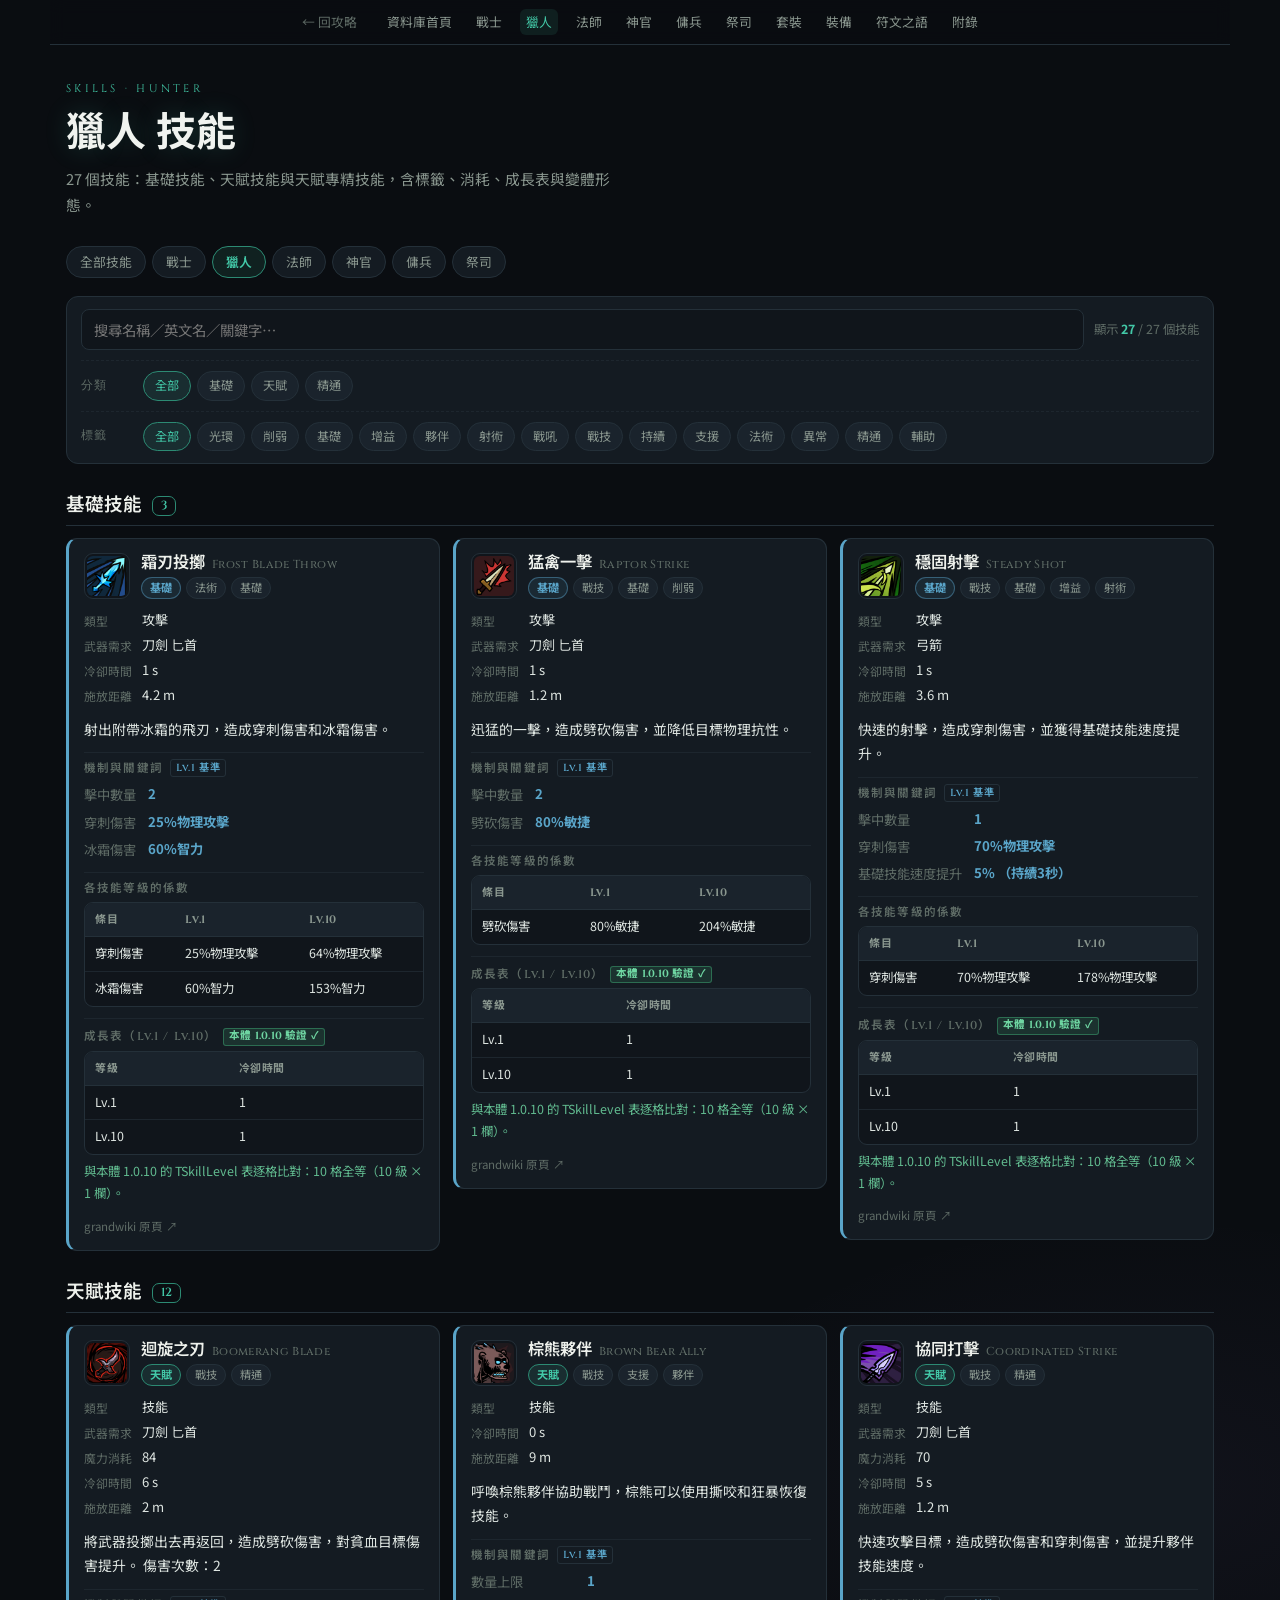
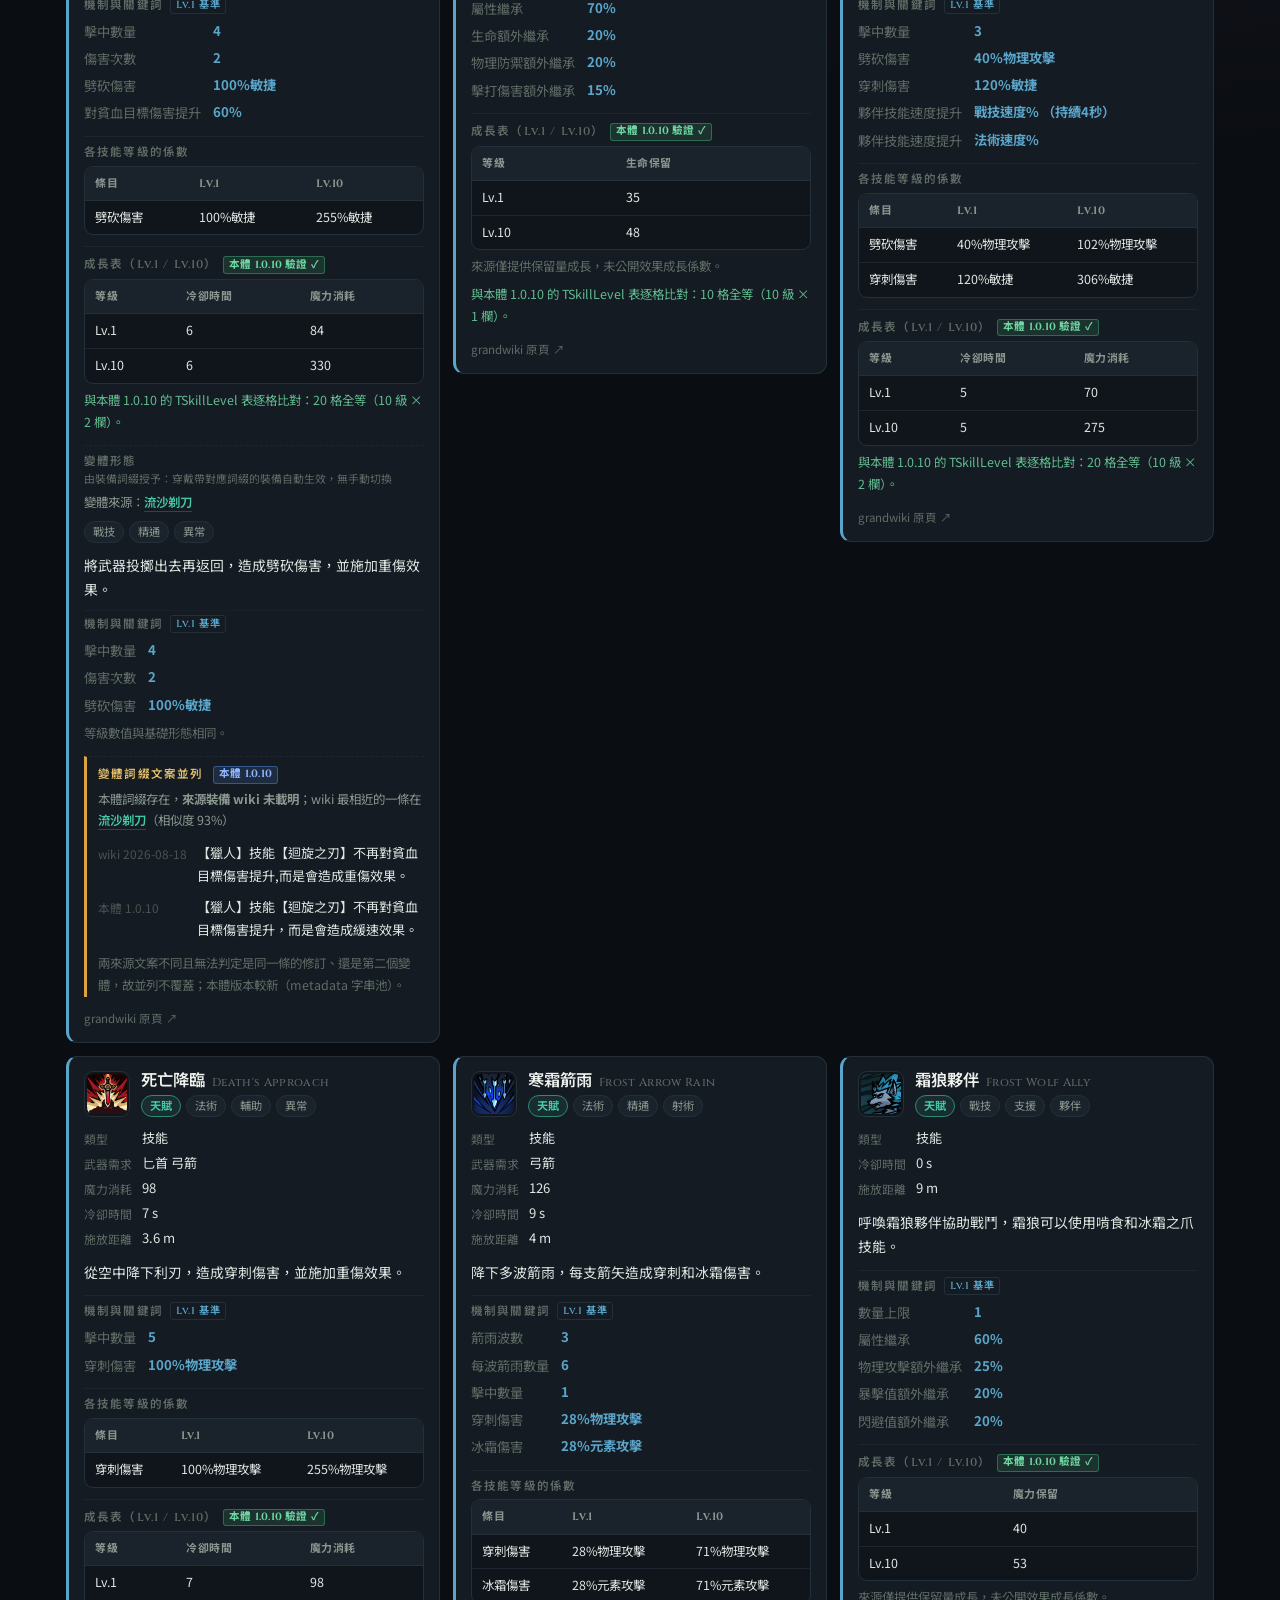
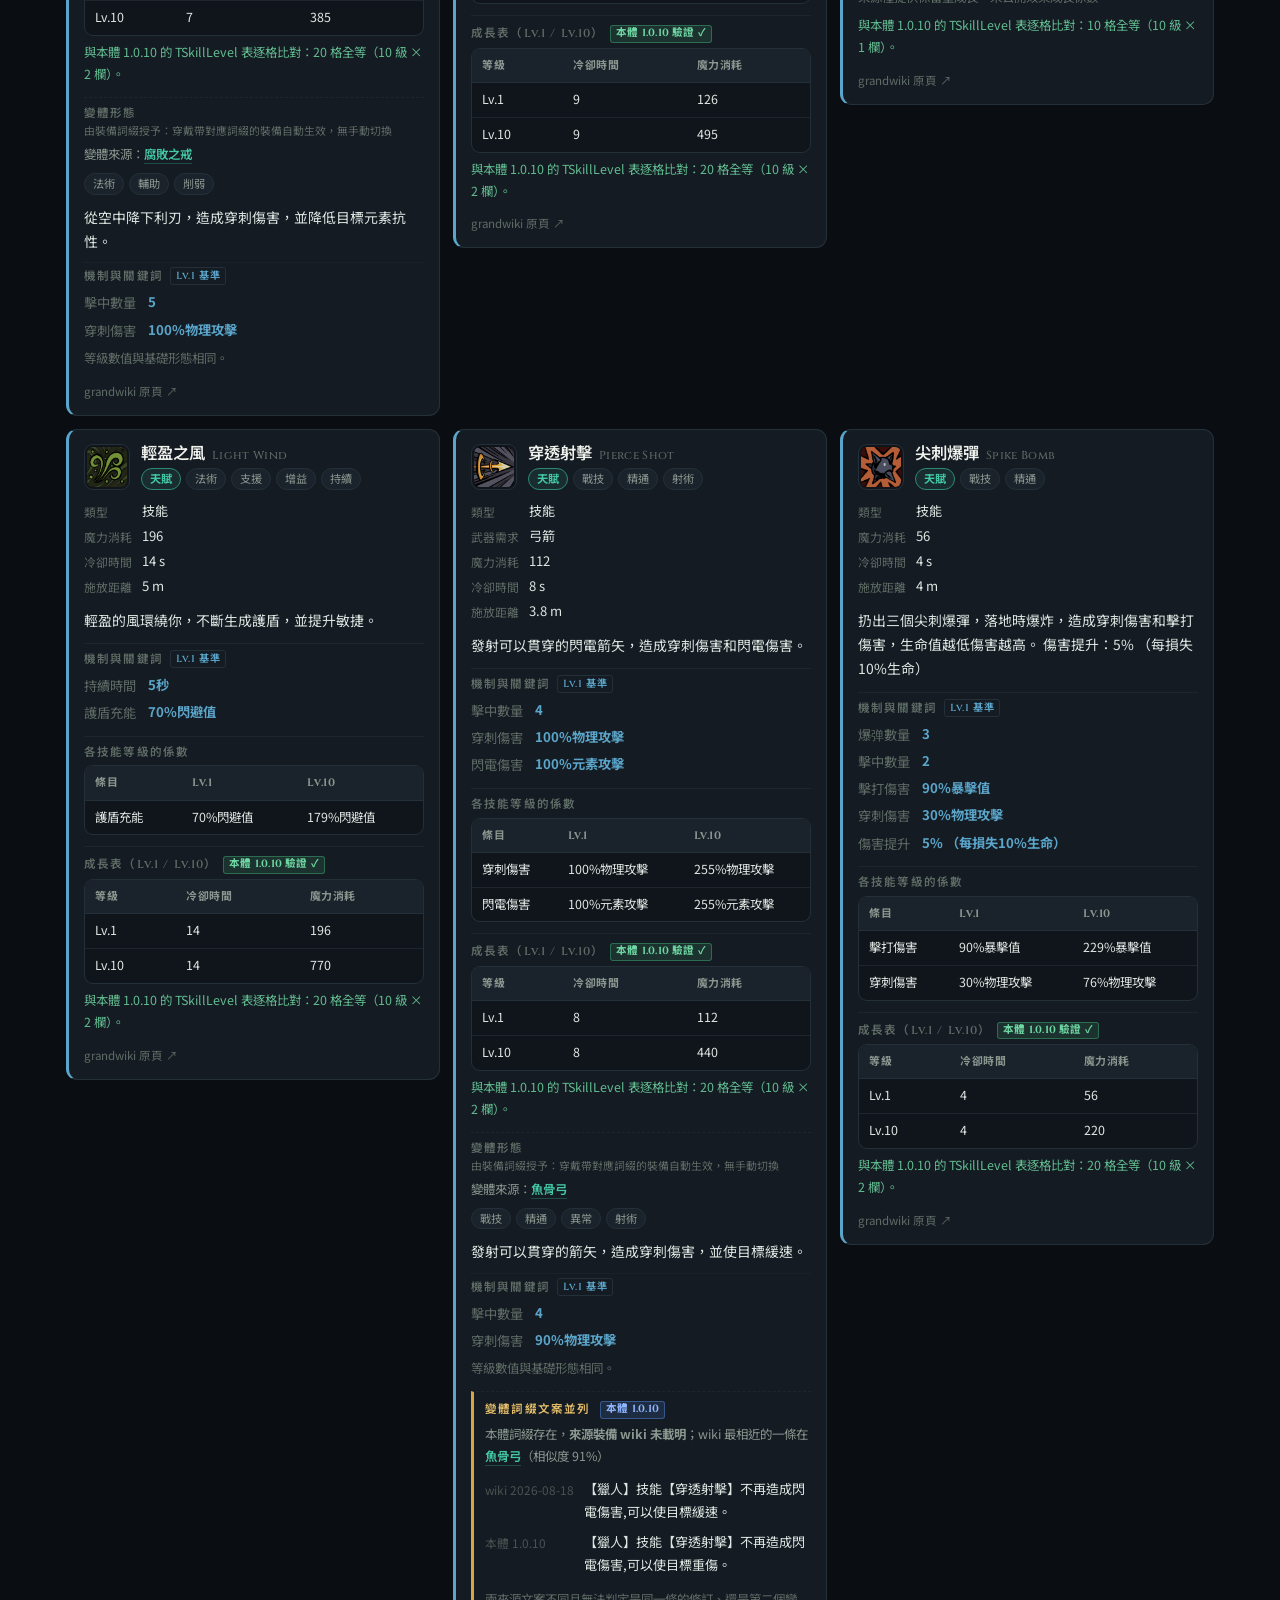
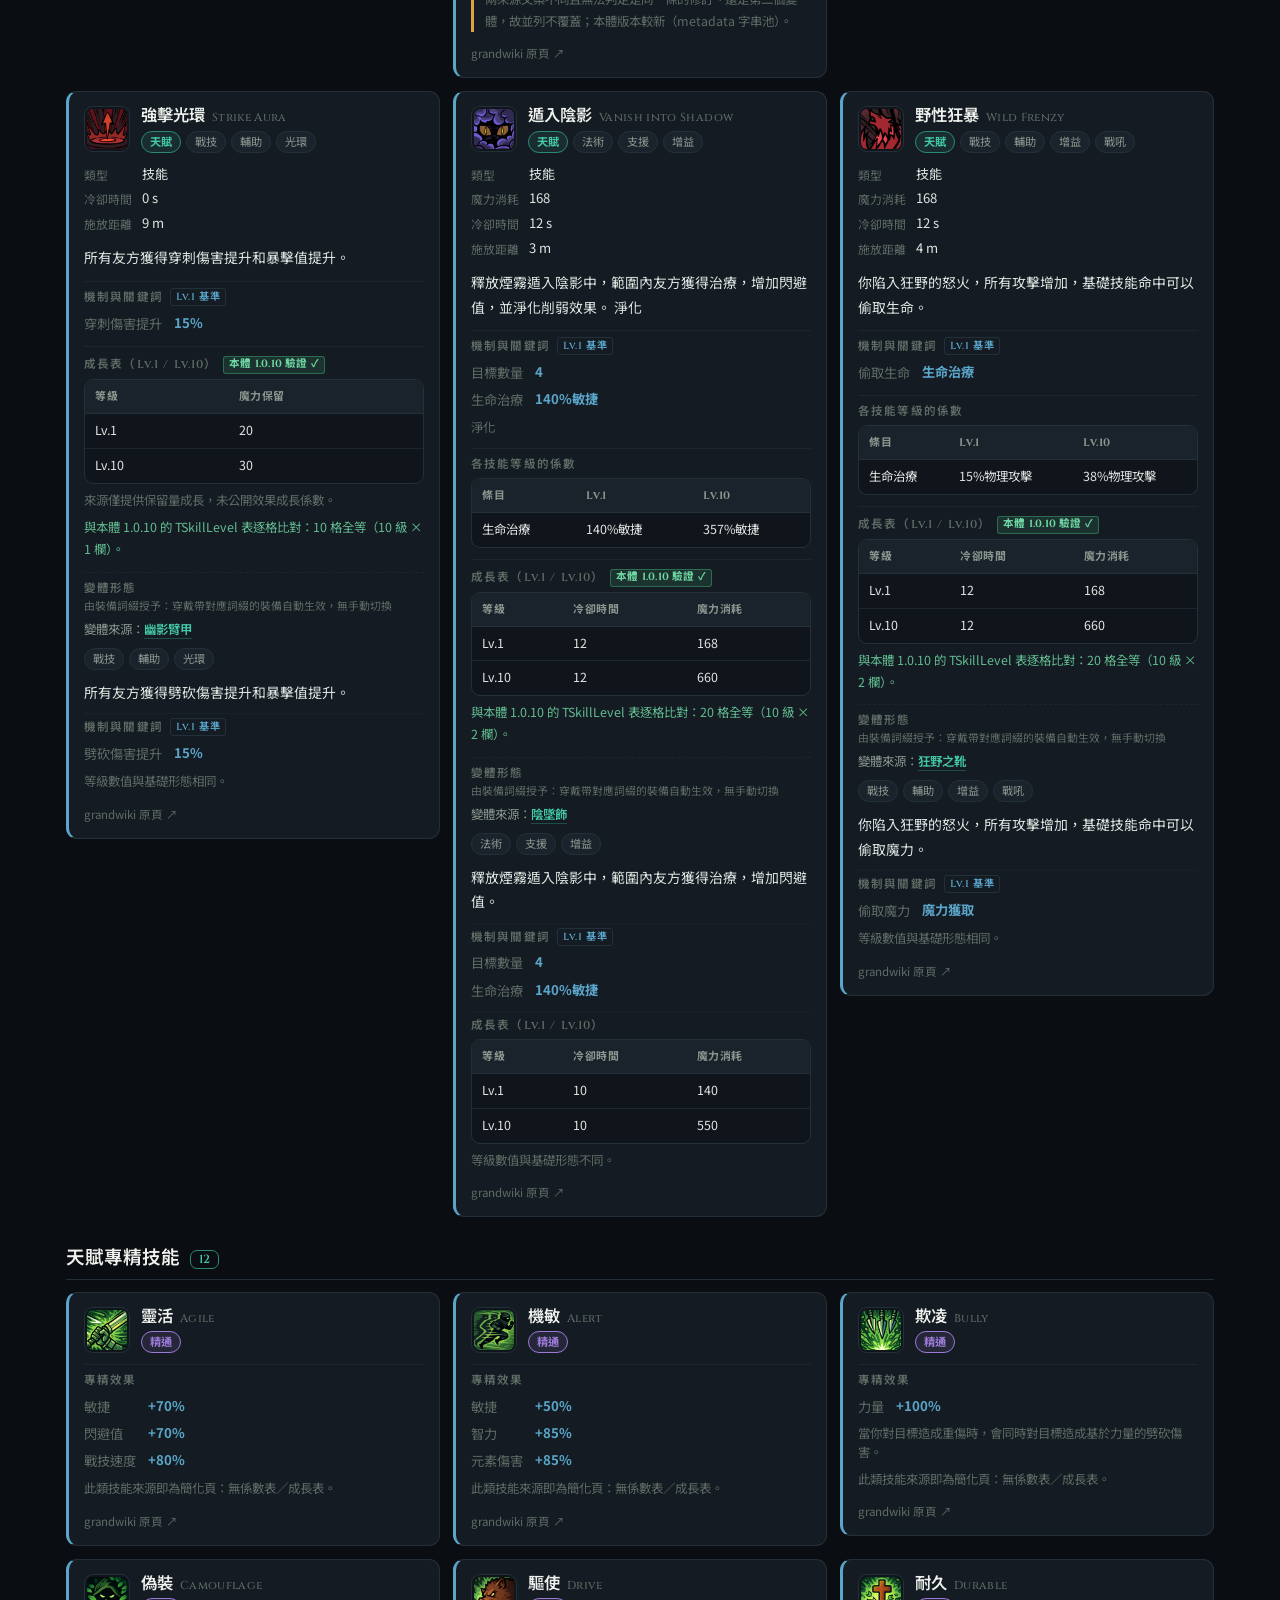
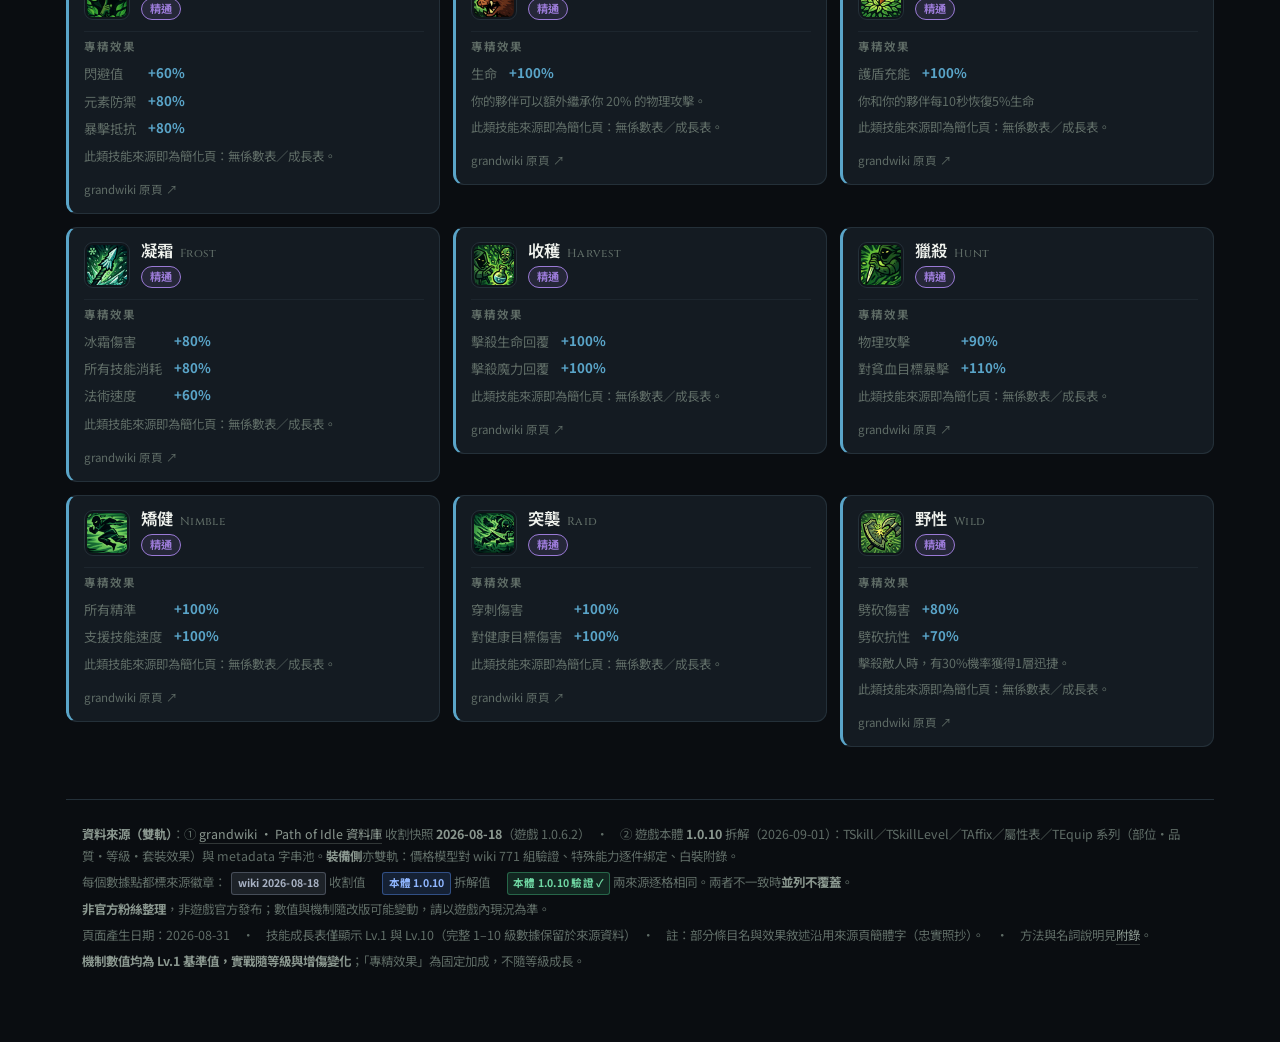
<file: db/skills-hunter.html>
<!doctype html>
<html lang="zh-Hant">
<head>
<meta charset="utf-8">
<meta name="viewport" content="width=device-width, initial-scale=1">
<title>獵人 技能 · Path of Idle 資料庫</title>
<link rel="preconnect" href="https://fonts.googleapis.com">
<link rel="preconnect" href="https://fonts.gstatic.com" crossorigin>
<link href="https://fonts.googleapis.com/css2?family=Cinzel:wght@500;600;700&family=Noto+Sans+TC:wght@400;500;700&display=swap" rel="stylesheet">
<link rel="stylesheet" href="db.css">
</head>
<body>
<div class="wrap">
<nav class="dbnav">
<a class="back" href="../index.html">← 回攻略</a>
<a href="index.html">資料庫首頁</a>
<a href="skills-warrior.html">戰士</a>
<a href="skills-hunter.html" class="on">獵人</a>
<a href="skills-mage.html">法師</a>
<a href="skills-cleric.html">神官</a>
<a href="skills-mercenary.html">傭兵</a>
<a href="skills-priest.html">祭司</a>
<a href="sets.html">套裝</a>
<a href="equipment.html">裝備</a>
<a href="runewords.html">符文之語</a>
<a href="appendix.html">附錄</a>
</nav>
<header class="phead c-hun"><div class="eyebrow">Skills · hunter</div><h1>獵人 技能</h1><p class="lead">27 個技能：基礎技能、天賦技能與天賦專精技能，含標籤、消耗、成長表與變體形態。</p></header>
<nav class="sknav" aria-label="技能頁導覽">
<a href="skills-all.html">全部技能</a>
<a href="skills-warrior.html">戰士</a>
<a href="skills-hunter.html" class="on">獵人</a>
<a href="skills-mage.html">法師</a>
<a href="skills-cleric.html">神官</a>
<a href="skills-mercenary.html">傭兵</a>
<a href="skills-priest.html">祭司</a>
</nav>
<div class="toolbar">
<div class="searchrow"><input id="q" type="search" placeholder="搜尋名稱／英文名／關鍵字…" autocomplete="off" aria-label="搜尋"><span class="cnt">顯示 <b id="count">27</b> / 27 個技能</span></div>
<div class="frow"><span class="flabel">分類</span>
<button class="fbtn on" data-k="cat" data-v="">全部</button>
<button class="fbtn" data-k="cat" data-v="base">基礎</button>
<button class="fbtn" data-k="cat" data-v="talent">天賦</button>
<button class="fbtn" data-k="cat" data-v="mastery">精通</button>
</div>
<div class="frow"><span class="flabel">標籤</span>
<button class="fbtn on" data-k="tags" data-v="">全部</button>
<button class="fbtn" data-k="tags" data-v="光環">光環</button>
<button class="fbtn" data-k="tags" data-v="削弱">削弱</button>
<button class="fbtn" data-k="tags" data-v="基礎">基礎</button>
<button class="fbtn" data-k="tags" data-v="增益">增益</button>
<button class="fbtn" data-k="tags" data-v="夥伴">夥伴</button>
<button class="fbtn" data-k="tags" data-v="射術">射術</button>
<button class="fbtn" data-k="tags" data-v="戰吼">戰吼</button>
<button class="fbtn" data-k="tags" data-v="戰技">戰技</button>
<button class="fbtn" data-k="tags" data-v="持續">持續</button>
<button class="fbtn" data-k="tags" data-v="支援">支援</button>
<button class="fbtn" data-k="tags" data-v="法術">法術</button>
<button class="fbtn" data-k="tags" data-v="異常">異常</button>
<button class="fbtn" data-k="tags" data-v="精通">精通</button>
<button class="fbtn" data-k="tags" data-v="輔助">輔助</button>
</div>
</div>
<section class="grp" data-group><h2>基礎技能 <span class="n">3</span></h2><div class="grid"><article class="card sk c-hun" id="sk-frost-blade-throw" data-card data-cat="base" data-cls="獵人" data-tags="法術|基礎" data-s="霜刃投擲 frost blade throw 法術 基礎 射出附帶冰霜的飛刃，造成穿刺傷害和冰霜傷害。 frost-blade-throw">
<header class="ch">
<img class="ico" src="icons/talent_201103.png" alt="" width="46" height="46" loading="lazy">
<div class="ct"><h3 class="nm">霜刃投擲<span class="en">Frost Blade Throw</span></h3>
<div class="chips"><span class="chip cat cat-base">基礎</span><span class="chip tg">法術</span><span class="chip tg">基礎</span></div></div></header>
<dl class="stats"><dt>類型</dt><dd>攻擊</dd><dt>武器需求</dt><dd>刀劍 匕首</dd><dt>冷卻時間</dt><dd>1 s</dd><dt>施放距離</dt><dd>4.2 m</dd></dl>
<p class="desc">射出附帶冰霜的飛刃，造成穿刺傷害和冰霜傷害。</p>
<div class="sec mech"><h4>機制與關鍵詞<span class="lv1">Lv.1 基準</span></h4><dl class="mech-kv"><dt>擊中數量</dt><dd><b>2</b></dd><dt>穿刺傷害</dt><dd><b>25%物理攻擊</b></dd><dt>冰霜傷害</dt><dd><b>60%智力</b></dd></dl></div>
<div class="sec coef"><h4 class="coefh">各技能等級的係數</h4><div class="tablecard"><table><thead><tr><th>條目</th><th>Lv.1</th><th>Lv.10</th></tr></thead><tbody><tr><td>穿刺傷害</td><td>25%物理攻擊</td><td>64%物理攻擊</td></tr><tr><td>冰霜傷害</td><td>60%智力</td><td>153%智力</td></tr></tbody></table></div></div>
<div class="sec lvl"><h4>成長表（Lv.1 / Lv.10）<span class="sb ok" title="wiki 值與本體 1.0.10 拆解逐格相同">本體 1.0.10 驗證 ✓</span></h4><div class="tablecard"><table><thead><tr><th>等級</th><th>冷卻時間</th></tr></thead><tbody><tr><td>Lv.1</td><td>1</td></tr><tr><td>Lv.10</td><td>1</td></tr></tbody></table></div><p class="note ver">與本體 1.0.10 的 TSkillLevel 表逐格比對：10 格全等（10 級 × 1 欄）。</p></div>

<a class="src" href="https://pathofidle.grandwiki.com/zh-hant/skills/frost-blade-throw/" rel="noopener">grandwiki 原頁 ↗</a>
</article>
<article class="card sk c-hun" id="sk-raptor-strike" data-card data-cat="base" data-cls="獵人" data-tags="戰技|基礎|削弱" data-s="猛禽一擊 raptor strike 戰技 基礎 削弱 迅猛的一擊，造成劈砍傷害，並降低目標物理抗性。 raptor-strike">
<header class="ch">
<img class="ico" src="icons/talent_201101.png" alt="" width="46" height="46" loading="lazy">
<div class="ct"><h3 class="nm">猛禽一擊<span class="en">Raptor Strike</span></h3>
<div class="chips"><span class="chip cat cat-base">基礎</span><span class="chip tg">戰技</span><span class="chip tg">基礎</span><span class="chip tg">削弱</span></div></div></header>
<dl class="stats"><dt>類型</dt><dd>攻擊</dd><dt>武器需求</dt><dd>刀劍 匕首</dd><dt>冷卻時間</dt><dd>1 s</dd><dt>施放距離</dt><dd>1.2 m</dd></dl>
<p class="desc">迅猛的一擊，造成劈砍傷害，並降低目標物理抗性。</p>
<div class="sec mech"><h4>機制與關鍵詞<span class="lv1">Lv.1 基準</span></h4><dl class="mech-kv"><dt>擊中數量</dt><dd><b>2</b></dd><dt>劈砍傷害</dt><dd><b>80%敏捷</b></dd></dl></div>
<div class="sec coef"><h4 class="coefh">各技能等級的係數</h4><div class="tablecard"><table><thead><tr><th>條目</th><th>Lv.1</th><th>Lv.10</th></tr></thead><tbody><tr><td>劈砍傷害</td><td>80%敏捷</td><td>204%敏捷</td></tr></tbody></table></div></div>
<div class="sec lvl"><h4>成長表（Lv.1 / Lv.10）<span class="sb ok" title="wiki 值與本體 1.0.10 拆解逐格相同">本體 1.0.10 驗證 ✓</span></h4><div class="tablecard"><table><thead><tr><th>等級</th><th>冷卻時間</th></tr></thead><tbody><tr><td>Lv.1</td><td>1</td></tr><tr><td>Lv.10</td><td>1</td></tr></tbody></table></div><p class="note ver">與本體 1.0.10 的 TSkillLevel 表逐格比對：10 格全等（10 級 × 1 欄）。</p></div>

<a class="src" href="https://pathofidle.grandwiki.com/zh-hant/skills/raptor-strike/" rel="noopener">grandwiki 原頁 ↗</a>
</article>
<article class="card sk c-hun" id="sk-steady-shot" data-card data-cat="base" data-cls="獵人" data-tags="戰技|基礎|增益|射術" data-s="穩固射擊 steady shot 戰技 基礎 增益 射術 快速的射擊，造成穿刺傷害，並獲得基礎技能速度提升。 steady-shot">
<header class="ch">
<img class="ico" src="icons/talent_201102.png" alt="" width="46" height="46" loading="lazy">
<div class="ct"><h3 class="nm">穩固射擊<span class="en">Steady Shot</span></h3>
<div class="chips"><span class="chip cat cat-base">基礎</span><span class="chip tg">戰技</span><span class="chip tg">基礎</span><span class="chip tg">增益</span><span class="chip tg">射術</span></div></div></header>
<dl class="stats"><dt>類型</dt><dd>攻擊</dd><dt>武器需求</dt><dd>弓箭</dd><dt>冷卻時間</dt><dd>1 s</dd><dt>施放距離</dt><dd>3.6 m</dd></dl>
<p class="desc">快速的射擊，造成穿刺傷害，並獲得基礎技能速度提升。</p>
<div class="sec mech"><h4>機制與關鍵詞<span class="lv1">Lv.1 基準</span></h4><dl class="mech-kv"><dt>擊中數量</dt><dd><b>1</b></dd><dt>穿刺傷害</dt><dd><b>70%物理攻擊</b></dd><dt>基礎技能速度提升</dt><dd><b>5% （持續3秒）</b></dd></dl></div>
<div class="sec coef"><h4 class="coefh">各技能等級的係數</h4><div class="tablecard"><table><thead><tr><th>條目</th><th>Lv.1</th><th>Lv.10</th></tr></thead><tbody><tr><td>穿刺傷害</td><td>70%物理攻擊</td><td>178%物理攻擊</td></tr></tbody></table></div></div>
<div class="sec lvl"><h4>成長表（Lv.1 / Lv.10）<span class="sb ok" title="wiki 值與本體 1.0.10 拆解逐格相同">本體 1.0.10 驗證 ✓</span></h4><div class="tablecard"><table><thead><tr><th>等級</th><th>冷卻時間</th></tr></thead><tbody><tr><td>Lv.1</td><td>1</td></tr><tr><td>Lv.10</td><td>1</td></tr></tbody></table></div><p class="note ver">與本體 1.0.10 的 TSkillLevel 表逐格比對：10 格全等（10 級 × 1 欄）。</p></div>

<a class="src" href="https://pathofidle.grandwiki.com/zh-hant/skills/steady-shot/" rel="noopener">grandwiki 原頁 ↗</a>
</article></div></section>
<section class="grp" data-group><h2>天賦技能 <span class="n">12</span></h2><div class="grid"><article class="card sk c-hun" id="sk-boomerang-blade" data-card data-cat="talent" data-cls="獵人" data-tags="戰技|精通" data-s="迴旋之刃 boomerang blade 戰技 精通 將武器投擲出去再返回，造成劈砍傷害，對貧血目標傷害提升。 傷害次數：2 boomerang-blade">
<header class="ch">
<img class="ico" src="icons/talent_201209.png" alt="" width="46" height="46" loading="lazy">
<div class="ct"><h3 class="nm">迴旋之刃<span class="en">Boomerang Blade</span></h3>
<div class="chips"><span class="chip cat cat-talent">天賦</span><span class="chip tg">戰技</span><span class="chip tg">精通</span></div></div></header>
<dl class="stats"><dt>類型</dt><dd>技能</dd><dt>武器需求</dt><dd>刀劍 匕首</dd><dt>魔力消耗</dt><dd>84</dd><dt>冷卻時間</dt><dd>6 s</dd><dt>施放距離</dt><dd>2 m</dd></dl>
<p class="desc">將武器投擲出去再返回，造成劈砍傷害，對貧血目標傷害提升。 傷害次數：2</p>
<div class="sec mech"><h4>機制與關鍵詞<span class="lv1">Lv.1 基準</span></h4><dl class="mech-kv"><dt>擊中數量</dt><dd><b>4</b></dd><dt>傷害次數</dt><dd><b>2</b></dd><dt>劈砍傷害</dt><dd><b>100%敏捷</b></dd><dt>對貧血目標傷害提升</dt><dd><b>60%</b></dd></dl></div>
<div class="sec coef"><h4 class="coefh">各技能等級的係數</h4><div class="tablecard"><table><thead><tr><th>條目</th><th>Lv.1</th><th>Lv.10</th></tr></thead><tbody><tr><td>劈砍傷害</td><td>100%敏捷</td><td>255%敏捷</td></tr></tbody></table></div></div>
<div class="sec lvl"><h4>成長表（Lv.1 / Lv.10）<span class="sb ok" title="wiki 值與本體 1.0.10 拆解逐格相同">本體 1.0.10 驗證 ✓</span></h4><div class="tablecard"><table><thead><tr><th>等級</th><th>冷卻時間</th><th>魔力消耗</th></tr></thead><tbody><tr><td>Lv.1</td><td>6</td><td>84</td></tr><tr><td>Lv.10</td><td>6</td><td>330</td></tr></tbody></table></div><p class="note ver">與本體 1.0.10 的 TSkillLevel 表逐格比對：20 格全等（10 級 × 2 欄）。</p></div>
<div class="sec var"><h4>變體形態<span class="vhint">由裝備詞綴授予：穿戴帶對應詞綴的裝備自動生效，無手動切換</span></h4>
<p class="vsrc">變體來源：<a href="equipment.html#eq-quicksand-razor">流沙剃刀</a></p>
<div class="chips"><span class="chip tg">戰技</span><span class="chip tg">精通</span><span class="chip tg">異常</span></div>
<p class="desc">將武器投擲出去再返回，造成劈砍傷害，並施加重傷效果。</p>
<div class="sec mech vsub"><h4>機制與關鍵詞<span class="lv1">Lv.1 基準</span></h4><dl class="mech-kv"><dt>擊中數量</dt><dd><b>4</b></dd><dt>傷害次數</dt><dd><b>2</b></dd><dt>劈砍傷害</dt><dd><b>100%敏捷</b></dd></dl></div>

<p class="note">等級數值與基礎形態相同。</p>
</div>
<div class="sec var corevar conflict"><h4>變體詞綴文案並列 <span class="sb core">本體 1.0.10</span></h4><p class="vsrc">本體詞綴存在，<b>來源裝備 wiki 未載明</b>；wiki 最相近的一條在 <a href="equipment.html#eq-quicksand-razor">流沙剃刀</a>（相似度 93%）</p><dl class="stats cmp"><dt>wiki 2026-08-18</dt><dd>【獵人】技能【迴旋之刃】不再對貧血目標傷害提升,而是會造成重傷效果。</dd><dt>本體 1.0.10</dt><dd>【獵人】技能【迴旋之刃】不再對貧血目標傷害提升，而是會造成緩速效果。</dd></dl><p class="note">兩來源文案不同且無法判定是同一條的修訂、還是第二個變體，故並列不覆蓋；本體版本較新（metadata 字串池）。</p></div>
<a class="src" href="https://pathofidle.grandwiki.com/zh-hant/skills/boomerang-blade/" rel="noopener">grandwiki 原頁 ↗</a>
</article>
<article class="card sk c-hun" id="sk-brown-bear-ally" data-card data-cat="talent" data-cls="獵人" data-tags="戰技|支援|夥伴" data-s="棕熊夥伴 brown bear ally 戰技 支援 夥伴 呼喚棕熊夥伴協助戰鬥，棕熊可以使用撕咬和狂暴恢復技能。 brown-bear-ally">
<header class="ch">
<img class="ico" src="icons/talent_201211.png" alt="" width="46" height="46" loading="lazy">
<div class="ct"><h3 class="nm">棕熊夥伴<span class="en">Brown Bear Ally</span></h3>
<div class="chips"><span class="chip cat cat-talent">天賦</span><span class="chip tg">戰技</span><span class="chip tg">支援</span><span class="chip tg">夥伴</span></div></div></header>
<dl class="stats"><dt>類型</dt><dd>技能</dd><dt>冷卻時間</dt><dd>0 s</dd><dt>施放距離</dt><dd>9 m</dd></dl>
<p class="desc">呼喚棕熊夥伴協助戰鬥，棕熊可以使用撕咬和狂暴恢復技能。</p>
<div class="sec mech"><h4>機制與關鍵詞<span class="lv1">Lv.1 基準</span></h4><dl class="mech-kv"><dt>數量上限</dt><dd><b>1</b></dd><dt>屬性繼承</dt><dd><b>70%</b></dd><dt>生命額外繼承</dt><dd><b>20%</b></dd><dt>物理防禦額外繼承</dt><dd><b>20%</b></dd><dt>擊打傷害額外繼承</dt><dd><b>15%</b></dd></dl></div>
<div class="sec lvl"><h4>成長表（Lv.1 / Lv.10）<span class="sb ok" title="wiki 值與本體 1.0.10 拆解逐格相同">本體 1.0.10 驗證 ✓</span></h4><div class="tablecard"><table><thead><tr><th>等級</th><th>生命保留</th></tr></thead><tbody><tr><td>Lv.1</td><td>35</td></tr><tr><td>Lv.10</td><td>48</td></tr></tbody></table></div><p class="note">來源僅提供保留量成長，未公開效果成長係數。</p><p class="note ver">與本體 1.0.10 的 TSkillLevel 表逐格比對：10 格全等（10 級 × 1 欄）。</p></div>

<a class="src" href="https://pathofidle.grandwiki.com/zh-hant/skills/brown-bear-ally/" rel="noopener">grandwiki 原頁 ↗</a>
</article>
<article class="card sk c-hun" id="sk-coordinated-strike" data-card data-cat="talent" data-cls="獵人" data-tags="戰技|精通" data-s="協同打擊 coordinated strike 戰技 精通 快速攻擊目標，造成劈砍傷害和穿刺傷害，並提升夥伴技能速度。 coordinated-strike">
<header class="ch">
<img class="ico" src="icons/talent_201202.png" alt="" width="46" height="46" loading="lazy">
<div class="ct"><h3 class="nm">協同打擊<span class="en">Coordinated Strike</span></h3>
<div class="chips"><span class="chip cat cat-talent">天賦</span><span class="chip tg">戰技</span><span class="chip tg">精通</span></div></div></header>
<dl class="stats"><dt>類型</dt><dd>技能</dd><dt>武器需求</dt><dd>刀劍 匕首</dd><dt>魔力消耗</dt><dd>70</dd><dt>冷卻時間</dt><dd>5 s</dd><dt>施放距離</dt><dd>1.2 m</dd></dl>
<p class="desc">快速攻擊目標，造成劈砍傷害和穿刺傷害，並提升夥伴技能速度。</p>
<div class="sec mech"><h4>機制與關鍵詞<span class="lv1">Lv.1 基準</span></h4><dl class="mech-kv"><dt>擊中數量</dt><dd><b>3</b></dd><dt>劈砍傷害</dt><dd><b>40%物理攻擊</b></dd><dt>穿刺傷害</dt><dd><b>120%敏捷</b></dd><dt>夥伴技能速度提升</dt><dd><b>戰技速度% （持續4秒）</b></dd><dt>夥伴技能速度提升</dt><dd><b>法術速度%</b></dd></dl></div>
<div class="sec coef"><h4 class="coefh">各技能等級的係數</h4><div class="tablecard"><table><thead><tr><th>條目</th><th>Lv.1</th><th>Lv.10</th></tr></thead><tbody><tr><td>劈砍傷害</td><td>40%物理攻擊</td><td>102%物理攻擊</td></tr><tr><td>穿刺傷害</td><td>120%敏捷</td><td>306%敏捷</td></tr></tbody></table></div></div>
<div class="sec lvl"><h4>成長表（Lv.1 / Lv.10）<span class="sb ok" title="wiki 值與本體 1.0.10 拆解逐格相同">本體 1.0.10 驗證 ✓</span></h4><div class="tablecard"><table><thead><tr><th>等級</th><th>冷卻時間</th><th>魔力消耗</th></tr></thead><tbody><tr><td>Lv.1</td><td>5</td><td>70</td></tr><tr><td>Lv.10</td><td>5</td><td>275</td></tr></tbody></table></div><p class="note ver">與本體 1.0.10 的 TSkillLevel 表逐格比對：20 格全等（10 級 × 2 欄）。</p></div>

<a class="src" href="https://pathofidle.grandwiki.com/zh-hant/skills/coordinated-strike/" rel="noopener">grandwiki 原頁 ↗</a>
</article>
<article class="card sk c-hun" id="sk-death-s-approach" data-card data-cat="talent" data-cls="獵人" data-tags="法術|輔助|異常" data-s="死亡降臨 death&#x27;s approach 法術 輔助 異常 從空中降下利刃，造成穿刺傷害，並施加重傷效果。 death-s-approach">
<header class="ch">
<img class="ico" src="icons/talent_201205.png" alt="" width="46" height="46" loading="lazy">
<div class="ct"><h3 class="nm">死亡降臨<span class="en">Death&#x27;s Approach</span></h3>
<div class="chips"><span class="chip cat cat-talent">天賦</span><span class="chip tg">法術</span><span class="chip tg">輔助</span><span class="chip tg">異常</span></div></div></header>
<dl class="stats"><dt>類型</dt><dd>技能</dd><dt>武器需求</dt><dd>匕首 弓箭</dd><dt>魔力消耗</dt><dd>98</dd><dt>冷卻時間</dt><dd>7 s</dd><dt>施放距離</dt><dd>3.6 m</dd></dl>
<p class="desc">從空中降下利刃，造成穿刺傷害，並施加重傷效果。</p>
<div class="sec mech"><h4>機制與關鍵詞<span class="lv1">Lv.1 基準</span></h4><dl class="mech-kv"><dt>擊中數量</dt><dd><b>5</b></dd><dt>穿刺傷害</dt><dd><b>100%物理攻擊</b></dd></dl></div>
<div class="sec coef"><h4 class="coefh">各技能等級的係數</h4><div class="tablecard"><table><thead><tr><th>條目</th><th>Lv.1</th><th>Lv.10</th></tr></thead><tbody><tr><td>穿刺傷害</td><td>100%物理攻擊</td><td>255%物理攻擊</td></tr></tbody></table></div></div>
<div class="sec lvl"><h4>成長表（Lv.1 / Lv.10）<span class="sb ok" title="wiki 值與本體 1.0.10 拆解逐格相同">本體 1.0.10 驗證 ✓</span></h4><div class="tablecard"><table><thead><tr><th>等級</th><th>冷卻時間</th><th>魔力消耗</th></tr></thead><tbody><tr><td>Lv.1</td><td>7</td><td>98</td></tr><tr><td>Lv.10</td><td>7</td><td>385</td></tr></tbody></table></div><p class="note ver">與本體 1.0.10 的 TSkillLevel 表逐格比對：20 格全等（10 級 × 2 欄）。</p></div>
<div class="sec var"><h4>變體形態<span class="vhint">由裝備詞綴授予：穿戴帶對應詞綴的裝備自動生效，無手動切換</span></h4>
<p class="vsrc">變體來源：<a href="equipment.html#eq-ring-of-decay">腐敗之戒</a></p>
<div class="chips"><span class="chip tg">法術</span><span class="chip tg">輔助</span><span class="chip tg">削弱</span></div>
<p class="desc">從空中降下利刃，造成穿刺傷害，並降低目標元素抗性。</p>
<div class="sec mech vsub"><h4>機制與關鍵詞<span class="lv1">Lv.1 基準</span></h4><dl class="mech-kv"><dt>擊中數量</dt><dd><b>5</b></dd><dt>穿刺傷害</dt><dd><b>100%物理攻擊</b></dd></dl></div>

<p class="note">等級數值與基礎形態相同。</p>
</div>

<a class="src" href="https://pathofidle.grandwiki.com/zh-hant/skills/death-s-approach/" rel="noopener">grandwiki 原頁 ↗</a>
</article>
<article class="card sk c-hun" id="sk-frost-arrow-rain" data-card data-cat="talent" data-cls="獵人" data-tags="法術|精通|射術" data-s="寒霜箭雨 frost arrow rain 法術 精通 射術 降下多波箭雨，每支箭矢造成穿刺和冰霜傷害。 frost-arrow-rain">
<header class="ch">
<img class="ico" src="icons/talent_201208.png" alt="" width="46" height="46" loading="lazy">
<div class="ct"><h3 class="nm">寒霜箭雨<span class="en">Frost Arrow Rain</span></h3>
<div class="chips"><span class="chip cat cat-talent">天賦</span><span class="chip tg">法術</span><span class="chip tg">精通</span><span class="chip tg">射術</span></div></div></header>
<dl class="stats"><dt>類型</dt><dd>技能</dd><dt>武器需求</dt><dd>弓箭</dd><dt>魔力消耗</dt><dd>126</dd><dt>冷卻時間</dt><dd>9 s</dd><dt>施放距離</dt><dd>4 m</dd></dl>
<p class="desc">降下多波箭雨，每支箭矢造成穿刺和冰霜傷害。</p>
<div class="sec mech"><h4>機制與關鍵詞<span class="lv1">Lv.1 基準</span></h4><dl class="mech-kv"><dt>箭雨波數</dt><dd><b>3</b></dd><dt>每波箭雨數量</dt><dd><b>6</b></dd><dt>擊中數量</dt><dd><b>1</b></dd><dt>穿刺傷害</dt><dd><b>28%物理攻擊</b></dd><dt>冰霜傷害</dt><dd><b>28%元素攻擊</b></dd></dl></div>
<div class="sec coef"><h4 class="coefh">各技能等級的係數</h4><div class="tablecard"><table><thead><tr><th>條目</th><th>Lv.1</th><th>Lv.10</th></tr></thead><tbody><tr><td>穿刺傷害</td><td>28%物理攻擊</td><td>71%物理攻擊</td></tr><tr><td>冰霜傷害</td><td>28%元素攻擊</td><td>71%元素攻擊</td></tr></tbody></table></div></div>
<div class="sec lvl"><h4>成長表（Lv.1 / Lv.10）<span class="sb ok" title="wiki 值與本體 1.0.10 拆解逐格相同">本體 1.0.10 驗證 ✓</span></h4><div class="tablecard"><table><thead><tr><th>等級</th><th>冷卻時間</th><th>魔力消耗</th></tr></thead><tbody><tr><td>Lv.1</td><td>9</td><td>126</td></tr><tr><td>Lv.10</td><td>9</td><td>495</td></tr></tbody></table></div><p class="note ver">與本體 1.0.10 的 TSkillLevel 表逐格比對：20 格全等（10 級 × 2 欄）。</p></div>

<a class="src" href="https://pathofidle.grandwiki.com/zh-hant/skills/frost-arrow-rain/" rel="noopener">grandwiki 原頁 ↗</a>
</article>
<article class="card sk c-hun" id="sk-frost-wolf-ally" data-card data-cat="talent" data-cls="獵人" data-tags="戰技|支援|夥伴" data-s="霜狼夥伴 frost wolf ally 戰技 支援 夥伴 呼喚霜狼夥伴協助戰鬥，霜狼可以使用啃食和冰霜之爪技能。 frost-wolf-ally">
<header class="ch">
<img class="ico" src="icons/talent_201210.png" alt="" width="46" height="46" loading="lazy">
<div class="ct"><h3 class="nm">霜狼夥伴<span class="en">Frost Wolf Ally</span></h3>
<div class="chips"><span class="chip cat cat-talent">天賦</span><span class="chip tg">戰技</span><span class="chip tg">支援</span><span class="chip tg">夥伴</span></div></div></header>
<dl class="stats"><dt>類型</dt><dd>技能</dd><dt>冷卻時間</dt><dd>0 s</dd><dt>施放距離</dt><dd>9 m</dd></dl>
<p class="desc">呼喚霜狼夥伴協助戰鬥，霜狼可以使用啃食和冰霜之爪技能。</p>
<div class="sec mech"><h4>機制與關鍵詞<span class="lv1">Lv.1 基準</span></h4><dl class="mech-kv"><dt>數量上限</dt><dd><b>1</b></dd><dt>屬性繼承</dt><dd><b>60%</b></dd><dt>物理攻擊額外繼承</dt><dd><b>25%</b></dd><dt>暴擊值額外繼承</dt><dd><b>20%</b></dd><dt>閃避值額外繼承</dt><dd><b>20%</b></dd></dl></div>
<div class="sec lvl"><h4>成長表（Lv.1 / Lv.10）<span class="sb ok" title="wiki 值與本體 1.0.10 拆解逐格相同">本體 1.0.10 驗證 ✓</span></h4><div class="tablecard"><table><thead><tr><th>等級</th><th>魔力保留</th></tr></thead><tbody><tr><td>Lv.1</td><td>40</td></tr><tr><td>Lv.10</td><td>53</td></tr></tbody></table></div><p class="note">來源僅提供保留量成長，未公開效果成長係數。</p><p class="note ver">與本體 1.0.10 的 TSkillLevel 表逐格比對：10 格全等（10 級 × 1 欄）。</p></div>

<a class="src" href="https://pathofidle.grandwiki.com/zh-hant/skills/frost-wolf-ally/" rel="noopener">grandwiki 原頁 ↗</a>
</article>
<article class="card sk c-hun" id="sk-light-wind" data-card data-cat="talent" data-cls="獵人" data-tags="法術|支援|增益|持續" data-s="輕盈之風 light wind 法術 支援 增益 持續 輕盈的風環繞你，不斷生成護盾，並提升敏捷。 light-wind">
<header class="ch">
<img class="ico" src="icons/talent_201204.png" alt="" width="46" height="46" loading="lazy">
<div class="ct"><h3 class="nm">輕盈之風<span class="en">Light Wind</span></h3>
<div class="chips"><span class="chip cat cat-talent">天賦</span><span class="chip tg">法術</span><span class="chip tg">支援</span><span class="chip tg">增益</span><span class="chip tg">持續</span></div></div></header>
<dl class="stats"><dt>類型</dt><dd>技能</dd><dt>魔力消耗</dt><dd>196</dd><dt>冷卻時間</dt><dd>14 s</dd><dt>施放距離</dt><dd>5 m</dd></dl>
<p class="desc">輕盈的風環繞你，不斷生成護盾，並提升敏捷。</p>
<div class="sec mech"><h4>機制與關鍵詞<span class="lv1">Lv.1 基準</span></h4><dl class="mech-kv"><dt>持續時間</dt><dd><b>5秒</b></dd><dt>護盾充能</dt><dd><b>70%閃避值</b></dd></dl></div>
<div class="sec coef"><h4 class="coefh">各技能等級的係數</h4><div class="tablecard"><table><thead><tr><th>條目</th><th>Lv.1</th><th>Lv.10</th></tr></thead><tbody><tr><td>護盾充能</td><td>70%閃避值</td><td>179%閃避值</td></tr></tbody></table></div></div>
<div class="sec lvl"><h4>成長表（Lv.1 / Lv.10）<span class="sb ok" title="wiki 值與本體 1.0.10 拆解逐格相同">本體 1.0.10 驗證 ✓</span></h4><div class="tablecard"><table><thead><tr><th>等級</th><th>冷卻時間</th><th>魔力消耗</th></tr></thead><tbody><tr><td>Lv.1</td><td>14</td><td>196</td></tr><tr><td>Lv.10</td><td>14</td><td>770</td></tr></tbody></table></div><p class="note ver">與本體 1.0.10 的 TSkillLevel 表逐格比對：20 格全等（10 級 × 2 欄）。</p></div>

<a class="src" href="https://pathofidle.grandwiki.com/zh-hant/skills/light-wind/" rel="noopener">grandwiki 原頁 ↗</a>
</article>
<article class="card sk c-hun" id="sk-pierce-shot" data-card data-cat="talent" data-cls="獵人" data-tags="戰技|精通|射術" data-s="穿透射擊 pierce shot 戰技 精通 射術 發射可以貫穿的閃電箭矢，造成穿刺傷害和閃電傷害。 pierce-shot">
<header class="ch">
<img class="ico" src="icons/talent_201201.png" alt="" width="46" height="46" loading="lazy">
<div class="ct"><h3 class="nm">穿透射擊<span class="en">Pierce Shot</span></h3>
<div class="chips"><span class="chip cat cat-talent">天賦</span><span class="chip tg">戰技</span><span class="chip tg">精通</span><span class="chip tg">射術</span></div></div></header>
<dl class="stats"><dt>類型</dt><dd>技能</dd><dt>武器需求</dt><dd>弓箭</dd><dt>魔力消耗</dt><dd>112</dd><dt>冷卻時間</dt><dd>8 s</dd><dt>施放距離</dt><dd>3.8 m</dd></dl>
<p class="desc">發射可以貫穿的閃電箭矢，造成穿刺傷害和閃電傷害。</p>
<div class="sec mech"><h4>機制與關鍵詞<span class="lv1">Lv.1 基準</span></h4><dl class="mech-kv"><dt>擊中數量</dt><dd><b>4</b></dd><dt>穿刺傷害</dt><dd><b>100%物理攻擊</b></dd><dt>閃電傷害</dt><dd><b>100%元素攻擊</b></dd></dl></div>
<div class="sec coef"><h4 class="coefh">各技能等級的係數</h4><div class="tablecard"><table><thead><tr><th>條目</th><th>Lv.1</th><th>Lv.10</th></tr></thead><tbody><tr><td>穿刺傷害</td><td>100%物理攻擊</td><td>255%物理攻擊</td></tr><tr><td>閃電傷害</td><td>100%元素攻擊</td><td>255%元素攻擊</td></tr></tbody></table></div></div>
<div class="sec lvl"><h4>成長表（Lv.1 / Lv.10）<span class="sb ok" title="wiki 值與本體 1.0.10 拆解逐格相同">本體 1.0.10 驗證 ✓</span></h4><div class="tablecard"><table><thead><tr><th>等級</th><th>冷卻時間</th><th>魔力消耗</th></tr></thead><tbody><tr><td>Lv.1</td><td>8</td><td>112</td></tr><tr><td>Lv.10</td><td>8</td><td>440</td></tr></tbody></table></div><p class="note ver">與本體 1.0.10 的 TSkillLevel 表逐格比對：20 格全等（10 級 × 2 欄）。</p></div>
<div class="sec var"><h4>變體形態<span class="vhint">由裝備詞綴授予：穿戴帶對應詞綴的裝備自動生效，無手動切換</span></h4>
<p class="vsrc">變體來源：<a href="equipment.html#eq-fishbone-bow">魚骨弓</a></p>
<div class="chips"><span class="chip tg">戰技</span><span class="chip tg">精通</span><span class="chip tg">異常</span><span class="chip tg">射術</span></div>
<p class="desc">發射可以貫穿的箭矢，造成穿刺傷害，並使目標緩速。</p>
<div class="sec mech vsub"><h4>機制與關鍵詞<span class="lv1">Lv.1 基準</span></h4><dl class="mech-kv"><dt>擊中數量</dt><dd><b>4</b></dd><dt>穿刺傷害</dt><dd><b>90%物理攻擊</b></dd></dl></div>

<p class="note">等級數值與基礎形態相同。</p>
</div>
<div class="sec var corevar conflict"><h4>變體詞綴文案並列 <span class="sb core">本體 1.0.10</span></h4><p class="vsrc">本體詞綴存在，<b>來源裝備 wiki 未載明</b>；wiki 最相近的一條在 <a href="equipment.html#eq-fishbone-bow">魚骨弓</a>（相似度 91%）</p><dl class="stats cmp"><dt>wiki 2026-08-18</dt><dd>【獵人】技能【穿透射擊】不再造成閃電傷害,可以使目標緩速。</dd><dt>本體 1.0.10</dt><dd>【獵人】技能【穿透射擊】不再造成閃電傷害,可以使目標重傷。</dd></dl><p class="note">兩來源文案不同且無法判定是同一條的修訂、還是第二個變體，故並列不覆蓋；本體版本較新（metadata 字串池）。</p></div>
<a class="src" href="https://pathofidle.grandwiki.com/zh-hant/skills/pierce-shot/" rel="noopener">grandwiki 原頁 ↗</a>
</article>
<article class="card sk c-hun" id="sk-spike-bomb" data-card data-cat="talent" data-cls="獵人" data-tags="戰技|精通" data-s="尖刺爆彈 spike bomb 戰技 精通 扔出三個尖刺爆彈，落地時爆炸，造成穿刺傷害和擊打傷害，生命值越低傷害越高。 傷害提升：5% （每損失10%生命） spike-bomb">
<header class="ch">
<img class="ico" src="icons/talent_201206.png" alt="" width="46" height="46" loading="lazy">
<div class="ct"><h3 class="nm">尖刺爆彈<span class="en">Spike Bomb</span></h3>
<div class="chips"><span class="chip cat cat-talent">天賦</span><span class="chip tg">戰技</span><span class="chip tg">精通</span></div></div></header>
<dl class="stats"><dt>類型</dt><dd>技能</dd><dt>魔力消耗</dt><dd>56</dd><dt>冷卻時間</dt><dd>4 s</dd><dt>施放距離</dt><dd>4 m</dd></dl>
<p class="desc">扔出三個尖刺爆彈，落地時爆炸，造成穿刺傷害和擊打傷害，生命值越低傷害越高。 傷害提升：5% （每損失10%生命）</p>
<div class="sec mech"><h4>機制與關鍵詞<span class="lv1">Lv.1 基準</span></h4><dl class="mech-kv"><dt>爆弹數量</dt><dd><b>3</b></dd><dt>擊中數量</dt><dd><b>2</b></dd><dt>擊打傷害</dt><dd><b>90%暴擊值</b></dd><dt>穿刺傷害</dt><dd><b>30%物理攻擊</b></dd><dt>傷害提升</dt><dd><b>5% （每損失10%生命）</b></dd></dl></div>
<div class="sec coef"><h4 class="coefh">各技能等級的係數</h4><div class="tablecard"><table><thead><tr><th>條目</th><th>Lv.1</th><th>Lv.10</th></tr></thead><tbody><tr><td>擊打傷害</td><td>90%暴擊值</td><td>229%暴擊值</td></tr><tr><td>穿刺傷害</td><td>30%物理攻擊</td><td>76%物理攻擊</td></tr></tbody></table></div></div>
<div class="sec lvl"><h4>成長表（Lv.1 / Lv.10）<span class="sb ok" title="wiki 值與本體 1.0.10 拆解逐格相同">本體 1.0.10 驗證 ✓</span></h4><div class="tablecard"><table><thead><tr><th>等級</th><th>冷卻時間</th><th>魔力消耗</th></tr></thead><tbody><tr><td>Lv.1</td><td>4</td><td>56</td></tr><tr><td>Lv.10</td><td>4</td><td>220</td></tr></tbody></table></div><p class="note ver">與本體 1.0.10 的 TSkillLevel 表逐格比對：20 格全等（10 級 × 2 欄）。</p></div>

<a class="src" href="https://pathofidle.grandwiki.com/zh-hant/skills/spike-bomb/" rel="noopener">grandwiki 原頁 ↗</a>
</article>
<article class="card sk c-hun" id="sk-strike-aura" data-card data-cat="talent" data-cls="獵人" data-tags="戰技|輔助|光環" data-s="強擊光環 strike aura 戰技 輔助 光環 所有友方獲得穿刺傷害提升和暴擊值提升。 strike-aura">
<header class="ch">
<img class="ico" src="icons/talent_201212.png" alt="" width="46" height="46" loading="lazy">
<div class="ct"><h3 class="nm">強擊光環<span class="en">Strike Aura</span></h3>
<div class="chips"><span class="chip cat cat-talent">天賦</span><span class="chip tg">戰技</span><span class="chip tg">輔助</span><span class="chip tg">光環</span></div></div></header>
<dl class="stats"><dt>類型</dt><dd>技能</dd><dt>冷卻時間</dt><dd>0 s</dd><dt>施放距離</dt><dd>9 m</dd></dl>
<p class="desc">所有友方獲得穿刺傷害提升和暴擊值提升。</p>
<div class="sec mech"><h4>機制與關鍵詞<span class="lv1">Lv.1 基準</span></h4><dl class="mech-kv"><dt>穿刺傷害提升</dt><dd><b>15%</b></dd></dl></div>
<div class="sec lvl"><h4>成長表（Lv.1 / Lv.10）<span class="sb ok" title="wiki 值與本體 1.0.10 拆解逐格相同">本體 1.0.10 驗證 ✓</span></h4><div class="tablecard"><table><thead><tr><th>等級</th><th>魔力保留</th></tr></thead><tbody><tr><td>Lv.1</td><td>20</td></tr><tr><td>Lv.10</td><td>30</td></tr></tbody></table></div><p class="note">來源僅提供保留量成長，未公開效果成長係數。</p><p class="note ver">與本體 1.0.10 的 TSkillLevel 表逐格比對：10 格全等（10 級 × 1 欄）。</p></div>
<div class="sec var"><h4>變體形態<span class="vhint">由裝備詞綴授予：穿戴帶對應詞綴的裝備自動生效，無手動切換</span></h4>
<p class="vsrc">變體來源：<a href="equipment.html#eq-shadow-armguards">幽影臂甲</a></p>
<div class="chips"><span class="chip tg">戰技</span><span class="chip tg">輔助</span><span class="chip tg">光環</span></div>
<p class="desc">所有友方獲得劈砍傷害提升和暴擊值提升。</p>
<div class="sec mech vsub"><h4>機制與關鍵詞<span class="lv1">Lv.1 基準</span></h4><dl class="mech-kv"><dt>劈砍傷害提升</dt><dd><b>15%</b></dd></dl></div>

<p class="note">等級數值與基礎形態相同。</p>
</div>

<a class="src" href="https://pathofidle.grandwiki.com/zh-hant/skills/strike-aura/" rel="noopener">grandwiki 原頁 ↗</a>
</article>
<article class="card sk c-hun" id="sk-vanish-into-shadow" data-card data-cat="talent" data-cls="獵人" data-tags="法術|支援|增益" data-s="遁入陰影 vanish into shadow 法術 支援 增益 釋放煙霧遁入陰影中，範圍內友方獲得治療，增加閃避值，並淨化削弱效果。 淨化 vanish-into-shadow">
<header class="ch">
<img class="ico" src="icons/talent_201207.png" alt="" width="46" height="46" loading="lazy">
<div class="ct"><h3 class="nm">遁入陰影<span class="en">Vanish into Shadow</span></h3>
<div class="chips"><span class="chip cat cat-talent">天賦</span><span class="chip tg">法術</span><span class="chip tg">支援</span><span class="chip tg">增益</span></div></div></header>
<dl class="stats"><dt>類型</dt><dd>技能</dd><dt>魔力消耗</dt><dd>168</dd><dt>冷卻時間</dt><dd>12 s</dd><dt>施放距離</dt><dd>3 m</dd></dl>
<p class="desc">釋放煙霧遁入陰影中，範圍內友方獲得治療，增加閃避值，並淨化削弱效果。 淨化</p>
<div class="sec mech"><h4>機制與關鍵詞<span class="lv1">Lv.1 基準</span></h4><dl class="mech-kv"><dt>目標數量</dt><dd><b>4</b></dd><dt>生命治療</dt><dd><b>140%敏捷</b></dd></dl><p class="mech-note">淨化</p></div>
<div class="sec coef"><h4 class="coefh">各技能等級的係數</h4><div class="tablecard"><table><thead><tr><th>條目</th><th>Lv.1</th><th>Lv.10</th></tr></thead><tbody><tr><td>生命治療</td><td>140%敏捷</td><td>357%敏捷</td></tr></tbody></table></div></div>
<div class="sec lvl"><h4>成長表（Lv.1 / Lv.10）<span class="sb ok" title="wiki 值與本體 1.0.10 拆解逐格相同">本體 1.0.10 驗證 ✓</span></h4><div class="tablecard"><table><thead><tr><th>等級</th><th>冷卻時間</th><th>魔力消耗</th></tr></thead><tbody><tr><td>Lv.1</td><td>12</td><td>168</td></tr><tr><td>Lv.10</td><td>12</td><td>660</td></tr></tbody></table></div><p class="note ver">與本體 1.0.10 的 TSkillLevel 表逐格比對：20 格全等（10 級 × 2 欄）。</p></div>
<div class="sec var"><h4>變體形態<span class="vhint">由裝備詞綴授予：穿戴帶對應詞綴的裝備自動生效，無手動切換</span></h4>
<p class="vsrc">變體來源：<a href="equipment.html#eq-shadow-pendant">陰墜飾</a></p>
<div class="chips"><span class="chip tg">法術</span><span class="chip tg">支援</span><span class="chip tg">增益</span></div>
<p class="desc">釋放煙霧遁入陰影中，範圍內友方獲得治療，增加閃避值。</p>
<div class="sec mech vsub"><h4>機制與關鍵詞<span class="lv1">Lv.1 基準</span></h4><dl class="mech-kv"><dt>目標數量</dt><dd><b>4</b></dd><dt>生命治療</dt><dd><b>140%敏捷</b></dd></dl></div>
<div class="sec lvl vsub"><h4>成長表（Lv.1 / Lv.10）</h4><div class="tablecard"><table><thead><tr><th>等級</th><th>冷卻時間</th><th>魔力消耗</th></tr></thead><tbody><tr><td>Lv.1</td><td>10</td><td>140</td></tr><tr><td>Lv.10</td><td>10</td><td>550</td></tr></tbody></table></div></div>
<p class="note">等級數值與基礎形態不同。</p>
</div>

<a class="src" href="https://pathofidle.grandwiki.com/zh-hant/skills/vanish-into-shadow/" rel="noopener">grandwiki 原頁 ↗</a>
</article>
<article class="card sk c-hun" id="sk-wild-frenzy" data-card data-cat="talent" data-cls="獵人" data-tags="戰技|輔助|增益|戰吼" data-s="野性狂暴 wild frenzy 戰技 輔助 增益 戰吼 你陷入狂野的怒火，所有攻擊增加，基礎技能命中可以偷取生命。 wild-frenzy">
<header class="ch">
<img class="ico" src="icons/talent_201203.png" alt="" width="46" height="46" loading="lazy">
<div class="ct"><h3 class="nm">野性狂暴<span class="en">Wild Frenzy</span></h3>
<div class="chips"><span class="chip cat cat-talent">天賦</span><span class="chip tg">戰技</span><span class="chip tg">輔助</span><span class="chip tg">增益</span><span class="chip tg">戰吼</span></div></div></header>
<dl class="stats"><dt>類型</dt><dd>技能</dd><dt>魔力消耗</dt><dd>168</dd><dt>冷卻時間</dt><dd>12 s</dd><dt>施放距離</dt><dd>4 m</dd></dl>
<p class="desc">你陷入狂野的怒火，所有攻擊增加，基礎技能命中可以偷取生命。</p>
<div class="sec mech"><h4>機制與關鍵詞<span class="lv1">Lv.1 基準</span></h4><dl class="mech-kv"><dt>偷取生命</dt><dd><b>生命治療</b></dd></dl></div>
<div class="sec coef"><h4 class="coefh">各技能等級的係數</h4><div class="tablecard"><table><thead><tr><th>條目</th><th>Lv.1</th><th>Lv.10</th></tr></thead><tbody><tr><td>生命治療</td><td>15%物理攻擊</td><td>38%物理攻擊</td></tr></tbody></table></div></div>
<div class="sec lvl"><h4>成長表（Lv.1 / Lv.10）<span class="sb ok" title="wiki 值與本體 1.0.10 拆解逐格相同">本體 1.0.10 驗證 ✓</span></h4><div class="tablecard"><table><thead><tr><th>等級</th><th>冷卻時間</th><th>魔力消耗</th></tr></thead><tbody><tr><td>Lv.1</td><td>12</td><td>168</td></tr><tr><td>Lv.10</td><td>12</td><td>660</td></tr></tbody></table></div><p class="note ver">與本體 1.0.10 的 TSkillLevel 表逐格比對：20 格全等（10 級 × 2 欄）。</p></div>
<div class="sec var"><h4>變體形態<span class="vhint">由裝備詞綴授予：穿戴帶對應詞綴的裝備自動生效，無手動切換</span></h4>
<p class="vsrc">變體來源：<a href="equipment.html#eq-wild-boots">狂野之靴</a></p>
<div class="chips"><span class="chip tg">戰技</span><span class="chip tg">輔助</span><span class="chip tg">增益</span><span class="chip tg">戰吼</span></div>
<p class="desc">你陷入狂野的怒火，所有攻擊增加，基礎技能命中可以偷取魔力。</p>
<div class="sec mech vsub"><h4>機制與關鍵詞<span class="lv1">Lv.1 基準</span></h4><dl class="mech-kv"><dt>偷取魔力</dt><dd><b>魔力獲取</b></dd></dl></div>

<p class="note">等級數值與基礎形態相同。</p>
</div>

<a class="src" href="https://pathofidle.grandwiki.com/zh-hant/skills/wild-frenzy/" rel="noopener">grandwiki 原頁 ↗</a>
</article></div></section>
<section class="grp" data-group><h2>天賦專精技能 <span class="n">12</span></h2><div class="grid"><article class="card sk c-hun" id="sk-agile" data-card data-cat="mastery" data-cls="獵人" data-tags="" data-s="靈活 agile agile">
<header class="ch">
<img class="ico" src="icons/talent_202001.png" alt="" width="46" height="46" loading="lazy">
<div class="ct"><h3 class="nm">靈活<span class="en">Agile</span></h3>
<div class="chips"><span class="chip cat cat-mastery">精通</span></div></div></header>

<div class="sec mech"><h4>專精效果</h4><dl class="mech-kv"><dt>敏捷</dt><dd><b>+70%</b></dd><dt>閃避值</dt><dd><b>+70%</b></dd><dt>戰技速度</dt><dd><b>+80%</b></dd></dl><p class="note">此類技能來源即為簡化頁：無係數表／成長表。</p></div>


<a class="src" href="https://pathofidle.grandwiki.com/zh-hant/skills/agile/" rel="noopener">grandwiki 原頁 ↗</a>
</article>
<article class="card sk c-hun" id="sk-alert" data-card data-cat="mastery" data-cls="獵人" data-tags="" data-s="機敏 alert alert">
<header class="ch">
<img class="ico" src="icons/talent_202011.png" alt="" width="46" height="46" loading="lazy">
<div class="ct"><h3 class="nm">機敏<span class="en">Alert</span></h3>
<div class="chips"><span class="chip cat cat-mastery">精通</span></div></div></header>

<div class="sec mech"><h4>專精效果</h4><dl class="mech-kv"><dt>敏捷</dt><dd><b>+50%</b></dd><dt>智力</dt><dd><b>+85%</b></dd><dt>元素傷害</dt><dd><b>+85%</b></dd></dl><p class="note">此類技能來源即為簡化頁：無係數表／成長表。</p></div>


<a class="src" href="https://pathofidle.grandwiki.com/zh-hant/skills/alert/" rel="noopener">grandwiki 原頁 ↗</a>
</article>
<article class="card sk c-hun" id="sk-bully" data-card data-cat="mastery" data-cls="獵人" data-tags="" data-s="欺凌 bully bully">
<header class="ch">
<img class="ico" src="icons/talent_202003.png" alt="" width="46" height="46" loading="lazy">
<div class="ct"><h3 class="nm">欺凌<span class="en">Bully</span></h3>
<div class="chips"><span class="chip cat cat-mastery">精通</span></div></div></header>

<div class="sec mech"><h4>專精效果</h4><dl class="mech-kv"><dt>力量</dt><dd><b>+100%</b></dd></dl><p class="mech-note">當你對目標造成重傷時，會同時對目標造成基於力量的劈砍傷害。</p><p class="note">此類技能來源即為簡化頁：無係數表／成長表。</p></div>


<a class="src" href="https://pathofidle.grandwiki.com/zh-hant/skills/bully/" rel="noopener">grandwiki 原頁 ↗</a>
</article>
<article class="card sk c-hun" id="sk-camouflage" data-card data-cat="mastery" data-cls="獵人" data-tags="" data-s="偽裝 camouflage camouflage">
<header class="ch">
<img class="ico" src="icons/talent_202012.png" alt="" width="46" height="46" loading="lazy">
<div class="ct"><h3 class="nm">偽裝<span class="en">Camouflage</span></h3>
<div class="chips"><span class="chip cat cat-mastery">精通</span></div></div></header>

<div class="sec mech"><h4>專精效果</h4><dl class="mech-kv"><dt>閃避值</dt><dd><b>+60%</b></dd><dt>元素防禦</dt><dd><b>+80%</b></dd><dt>暴擊抵抗</dt><dd><b>+80%</b></dd></dl><p class="note">此類技能來源即為簡化頁：無係數表／成長表。</p></div>


<a class="src" href="https://pathofidle.grandwiki.com/zh-hant/skills/camouflage/" rel="noopener">grandwiki 原頁 ↗</a>
</article>
<article class="card sk c-hun" id="sk-drive" data-card data-cat="mastery" data-cls="獵人" data-tags="" data-s="驅使 drive drive">
<header class="ch">
<img class="ico" src="icons/talent_202006.png" alt="" width="46" height="46" loading="lazy">
<div class="ct"><h3 class="nm">驅使<span class="en">Drive</span></h3>
<div class="chips"><span class="chip cat cat-mastery">精通</span></div></div></header>

<div class="sec mech"><h4>專精效果</h4><dl class="mech-kv"><dt>生命</dt><dd><b>+100%</b></dd></dl><p class="mech-note">你的夥伴可以額外繼承你 20% 的物理攻擊。</p><p class="note">此類技能來源即為簡化頁：無係數表／成長表。</p></div>


<a class="src" href="https://pathofidle.grandwiki.com/zh-hant/skills/drive/" rel="noopener">grandwiki 原頁 ↗</a>
</article>
<article class="card sk c-hun" id="sk-durable" data-card data-cat="mastery" data-cls="獵人" data-tags="" data-s="耐久 durable durable">
<header class="ch">
<img class="ico" src="icons/talent_202010.png" alt="" width="46" height="46" loading="lazy">
<div class="ct"><h3 class="nm">耐久<span class="en">Durable</span></h3>
<div class="chips"><span class="chip cat cat-mastery">精通</span></div></div></header>

<div class="sec mech"><h4>專精效果</h4><dl class="mech-kv"><dt>護盾充能</dt><dd><b>+100%</b></dd></dl><p class="mech-note">你和你的夥伴每10秒恢復5%生命</p><p class="note">此類技能來源即為簡化頁：無係數表／成長表。</p></div>


<a class="src" href="https://pathofidle.grandwiki.com/zh-hant/skills/durable/" rel="noopener">grandwiki 原頁 ↗</a>
</article>
<article class="card sk c-hun" id="sk-frost" data-card data-cat="mastery" data-cls="獵人" data-tags="" data-s="凝霜 frost frost">
<header class="ch">
<img class="ico" src="icons/talent_202002.png" alt="" width="46" height="46" loading="lazy">
<div class="ct"><h3 class="nm">凝霜<span class="en">Frost</span></h3>
<div class="chips"><span class="chip cat cat-mastery">精通</span></div></div></header>

<div class="sec mech"><h4>專精效果</h4><dl class="mech-kv"><dt>冰霜傷害</dt><dd><b>+80%</b></dd><dt>所有技能消耗</dt><dd><b>+80%</b></dd><dt>法術速度</dt><dd><b>+60%</b></dd></dl><p class="note">此類技能來源即為簡化頁：無係數表／成長表。</p></div>


<a class="src" href="https://pathofidle.grandwiki.com/zh-hant/skills/frost/" rel="noopener">grandwiki 原頁 ↗</a>
</article>
<article class="card sk c-hun" id="sk-harvest" data-card data-cat="mastery" data-cls="獵人" data-tags="" data-s="收穫 harvest harvest">
<header class="ch">
<img class="ico" src="icons/talent_202007.png" alt="" width="46" height="46" loading="lazy">
<div class="ct"><h3 class="nm">收穫<span class="en">Harvest</span></h3>
<div class="chips"><span class="chip cat cat-mastery">精通</span></div></div></header>

<div class="sec mech"><h4>專精效果</h4><dl class="mech-kv"><dt>擊殺生命回覆</dt><dd><b>+100%</b></dd><dt>擊殺魔力回覆</dt><dd><b>+100%</b></dd></dl><p class="note">此類技能來源即為簡化頁：無係數表／成長表。</p></div>


<a class="src" href="https://pathofidle.grandwiki.com/zh-hant/skills/harvest/" rel="noopener">grandwiki 原頁 ↗</a>
</article>
<article class="card sk c-hun" id="sk-hunt" data-card data-cat="mastery" data-cls="獵人" data-tags="" data-s="獵殺 hunt hunt">
<header class="ch">
<img class="ico" src="icons/talent_202004.png" alt="" width="46" height="46" loading="lazy">
<div class="ct"><h3 class="nm">獵殺<span class="en">Hunt</span></h3>
<div class="chips"><span class="chip cat cat-mastery">精通</span></div></div></header>

<div class="sec mech"><h4>專精效果</h4><dl class="mech-kv"><dt>物理攻擊</dt><dd><b>+90%</b></dd><dt>對貧血目標暴擊</dt><dd><b>+110%</b></dd></dl><p class="note">此類技能來源即為簡化頁：無係數表／成長表。</p></div>


<a class="src" href="https://pathofidle.grandwiki.com/zh-hant/skills/hunt/" rel="noopener">grandwiki 原頁 ↗</a>
</article>
<article class="card sk c-hun" id="sk-nimble" data-card data-cat="mastery" data-cls="獵人" data-tags="" data-s="矯健 nimble nimble">
<header class="ch">
<img class="ico" src="icons/talent_202005.png" alt="" width="46" height="46" loading="lazy">
<div class="ct"><h3 class="nm">矯健<span class="en">Nimble</span></h3>
<div class="chips"><span class="chip cat cat-mastery">精通</span></div></div></header>

<div class="sec mech"><h4>專精效果</h4><dl class="mech-kv"><dt>所有精準</dt><dd><b>+100%</b></dd><dt>支援技能速度</dt><dd><b>+100%</b></dd></dl><p class="note">此類技能來源即為簡化頁：無係數表／成長表。</p></div>


<a class="src" href="https://pathofidle.grandwiki.com/zh-hant/skills/nimble/" rel="noopener">grandwiki 原頁 ↗</a>
</article>
<article class="card sk c-hun" id="sk-raid" data-card data-cat="mastery" data-cls="獵人" data-tags="" data-s="突襲 raid raid">
<header class="ch">
<img class="ico" src="icons/talent_202008.png" alt="" width="46" height="46" loading="lazy">
<div class="ct"><h3 class="nm">突襲<span class="en">Raid</span></h3>
<div class="chips"><span class="chip cat cat-mastery">精通</span></div></div></header>

<div class="sec mech"><h4>專精效果</h4><dl class="mech-kv"><dt>穿刺傷害</dt><dd><b>+100%</b></dd><dt>對健康目標傷害</dt><dd><b>+100%</b></dd></dl><p class="note">此類技能來源即為簡化頁：無係數表／成長表。</p></div>


<a class="src" href="https://pathofidle.grandwiki.com/zh-hant/skills/raid/" rel="noopener">grandwiki 原頁 ↗</a>
</article>
<article class="card sk c-hun" id="sk-wild" data-card data-cat="mastery" data-cls="獵人" data-tags="" data-s="野性 wild wild">
<header class="ch">
<img class="ico" src="icons/talent_202009.png" alt="" width="46" height="46" loading="lazy">
<div class="ct"><h3 class="nm">野性<span class="en">Wild</span></h3>
<div class="chips"><span class="chip cat cat-mastery">精通</span></div></div></header>

<div class="sec mech"><h4>專精效果</h4><dl class="mech-kv"><dt>劈砍傷害</dt><dd><b>+80%</b></dd><dt>劈砍抗性</dt><dd><b>+70%</b></dd></dl><p class="mech-note">擊殺敵人時，有30%機率獲得1層迅捷。</p><p class="note">此類技能來源即為簡化頁：無係數表／成長表。</p></div>


<a class="src" href="https://pathofidle.grandwiki.com/zh-hant/skills/wild/" rel="noopener">grandwiki 原頁 ↗</a>
</article></div></section>
<p id="empty" class="empty" hidden>沒有符合條件的技能。</p>
<footer class="dbfoot">
  <p><b>資料來源（雙軌）</b>：①&nbsp;<a href="https://pathofidle.grandwiki.com/zh-hant/" rel="noopener">grandwiki · Path of Idle 資料庫</a> 收割快照 <b>2026-08-18</b>（遊戲 1.0.6.2）　·　②&nbsp;遊戲本體 <b>1.0.10</b> 拆解（2026-09-01）：TSkill／TSkillLevel／TAffix／屬性表／TEquip 系列（部位・品質・等級・套裝效果）與 metadata 字串池。<b>裝備側</b>亦雙軌：價格模型對 wiki 771 組驗證、特殊能力逐件綁定、白裝附錄。</p>
  <p>每個數據點都標來源徽章：<span class="sb wiki">wiki 2026-08-18</span> 收割值　<span class="sb core">本體 1.0.10</span> 拆解值　<span class="sb ok">本體 1.0.10 驗證 ✓</span> 兩來源逐格相同。兩者不一致時<b>並列不覆蓋</b>。</p>
  <p><b>非官方粉絲整理</b>，非遊戲官方發布；數值與機制隨改版可能變動，請以遊戲內現況為準。</p>
  <p>頁面產生日期：2026-08-31　·　技能成長表僅顯示 Lv.1 與 Lv.10（完整 1–10 級數據保留於來源資料）　·　註：部分條目名與效果敘述沿用來源頁簡體字（忠實照抄）。　·　方法與名詞說明見<a href="appendix.html">附錄</a>。</p>
  <p><b>機制數值均為 Lv.1 基準值，實戰隨等級與增傷變化</b>；「專精效果」為固定加成，不隨等級成長。</p>
</footer>
</div>
<script>
(function(){
  var q=document.getElementById('q');
  var cards=Array.prototype.slice.call(document.querySelectorAll('[data-card]'));
  var groups=Array.prototype.slice.call(document.querySelectorAll('[data-group]'));
  var cnt=document.getElementById('count');
  var sel={};   // sel[維度鍵]={值:true,...}：各維度已選 chip（複選）
  function anySel(){for(var k in sel){for(var v in sel[k]){if(sel[k][v])return true;}}return false;}
  function apply(){
    var t=q?q.value.trim().toLowerCase():'';
    var any=anySel();
    var n=0;
    for(var i=0;i<cards.length;i++){
      var c=cards[i],ok=true;
      if(any){
        ok=false;
        for(var k in sel){
          var vals=(c.getAttribute('data-'+k)||'').split('|');
          for(var v in sel[k]){
            if(sel[k][v]&&vals.indexOf(v)>=0){ok=true;break;}
          }
          if(ok)break;
        }
      }
      if(ok&&t){ok=(c.getAttribute('data-s')||'').indexOf(t)>=0;}
      c.hidden=!ok; if(ok)n++;
    }
    for(var g=0;g<groups.length;g++){
      var vis=false,gc=groups[g].querySelectorAll('[data-card]');
      for(var j=0;j<gc.length;j++){if(!gc[j].hidden){vis=true;break;}}
      groups[g].hidden=!vis;
    }
    if(cnt)cnt.textContent=n;
    var empty=document.getElementById('empty'); if(empty)empty.hidden=(n>0);
  }
  var btns=Array.prototype.slice.call(document.querySelectorAll('.fbtn'));
  function syncBtns(){
    var any=anySel();
    btns.forEach(function(o){
      var k=o.getAttribute('data-k'),v=o.getAttribute('data-v');
      var on=v?!!(sel[k]&&sel[k][v]):!any;   // 「全部」鈕在無選時亮
      o.classList.toggle('on',on);
      o.setAttribute('aria-pressed',on?'true':'false');
    });
  }
  if(q)q.addEventListener('input',apply);
  btns.forEach(function(b){
    b.addEventListener('click',function(){
      var k=b.getAttribute('data-k'),v=b.getAttribute('data-v');
      if(!v){sel={};}                        // 「全部／清除」：重置所有 chip
      else{
        if(!sel[k])sel[k]={};
        if(sel[k][v])delete sel[k][v]; else sel[k][v]=true;
      }
      syncBtns();
      apply();
    });
  });
  syncBtns();
  apply();
})();
</script>
</body>
</html>
</file>
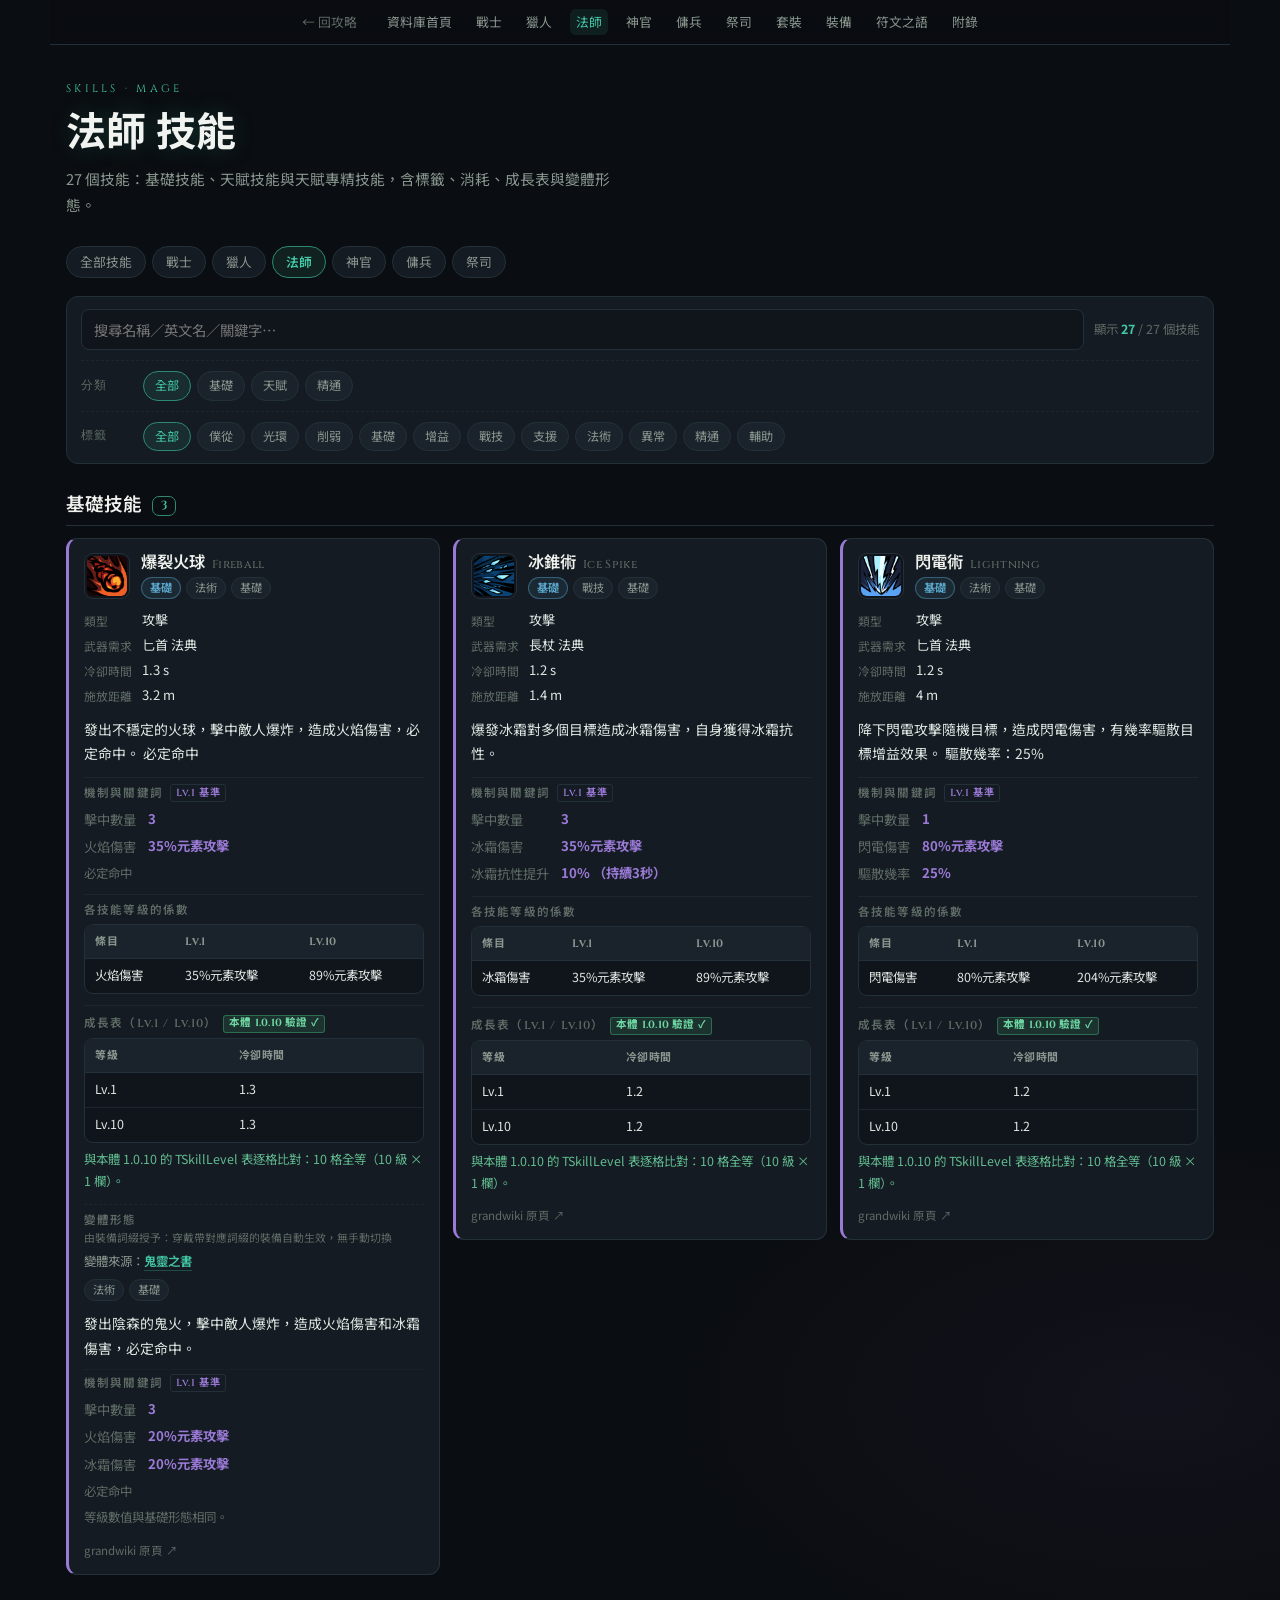
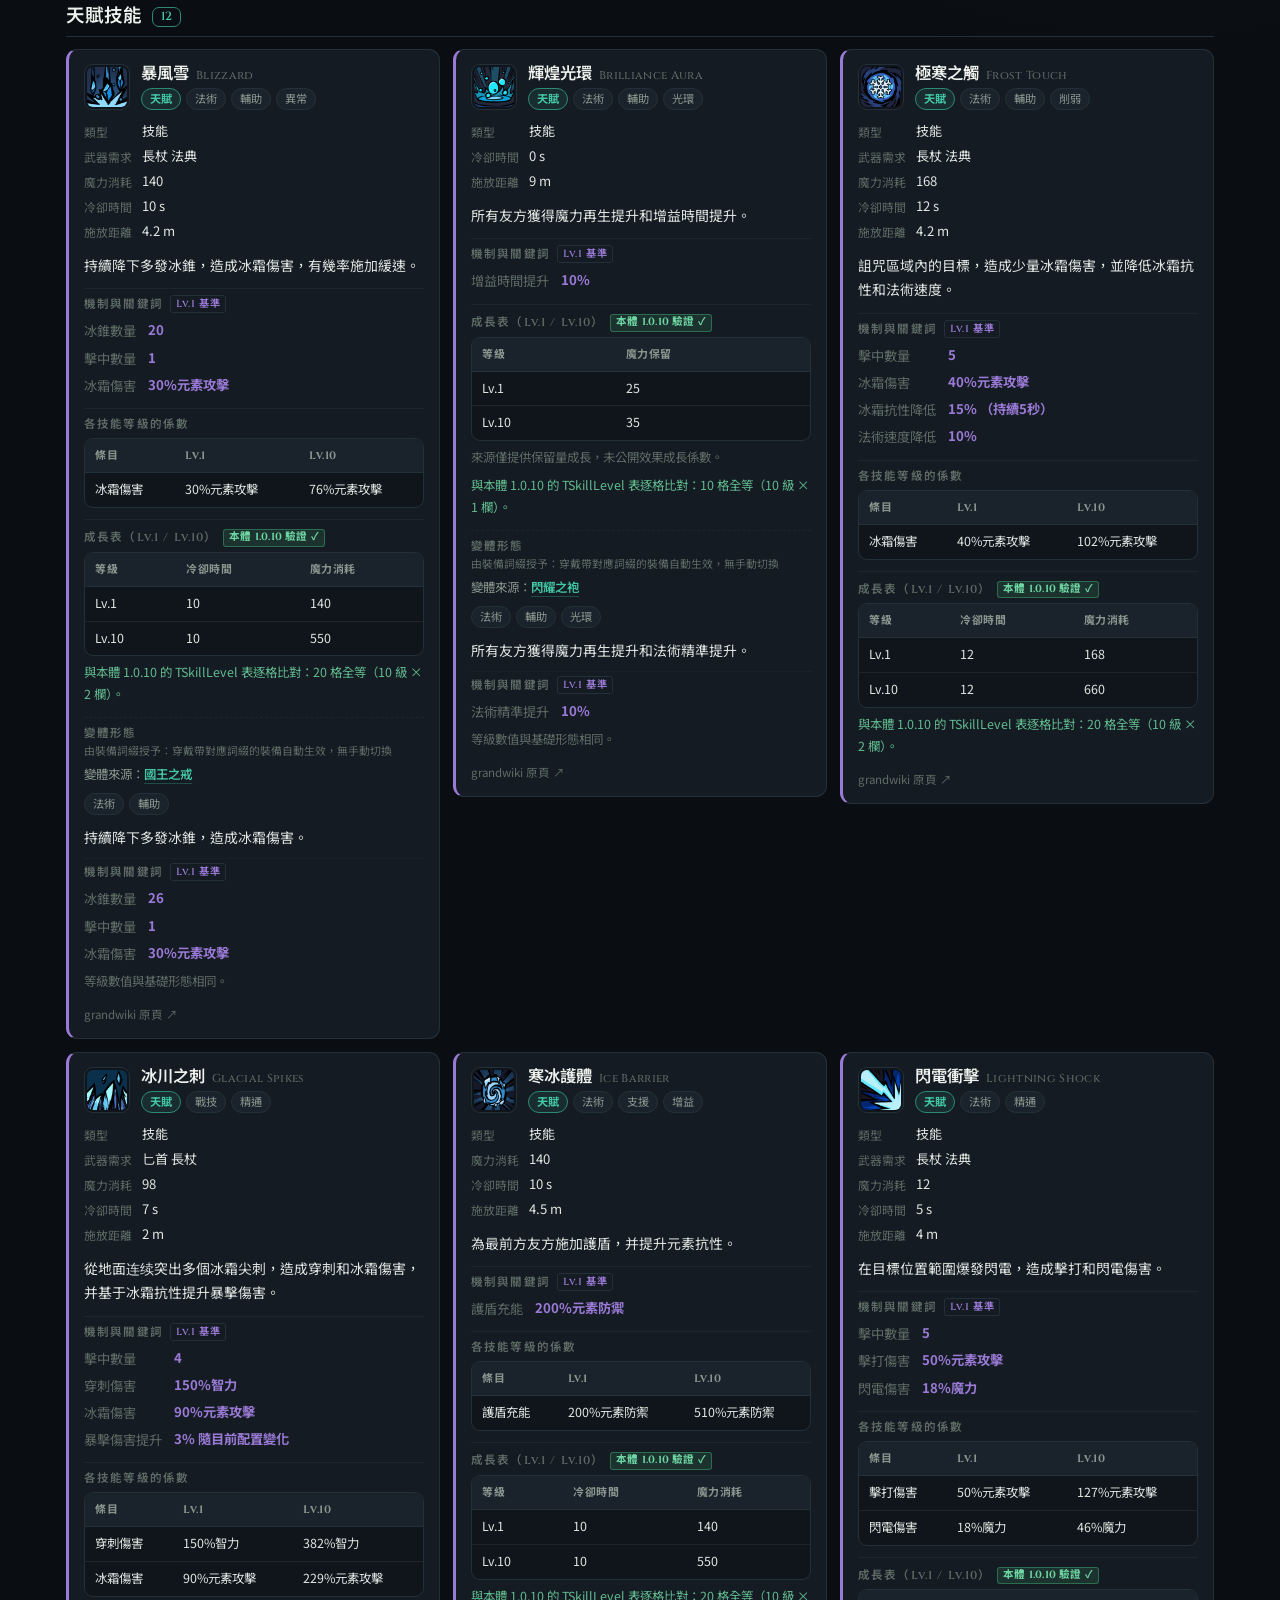
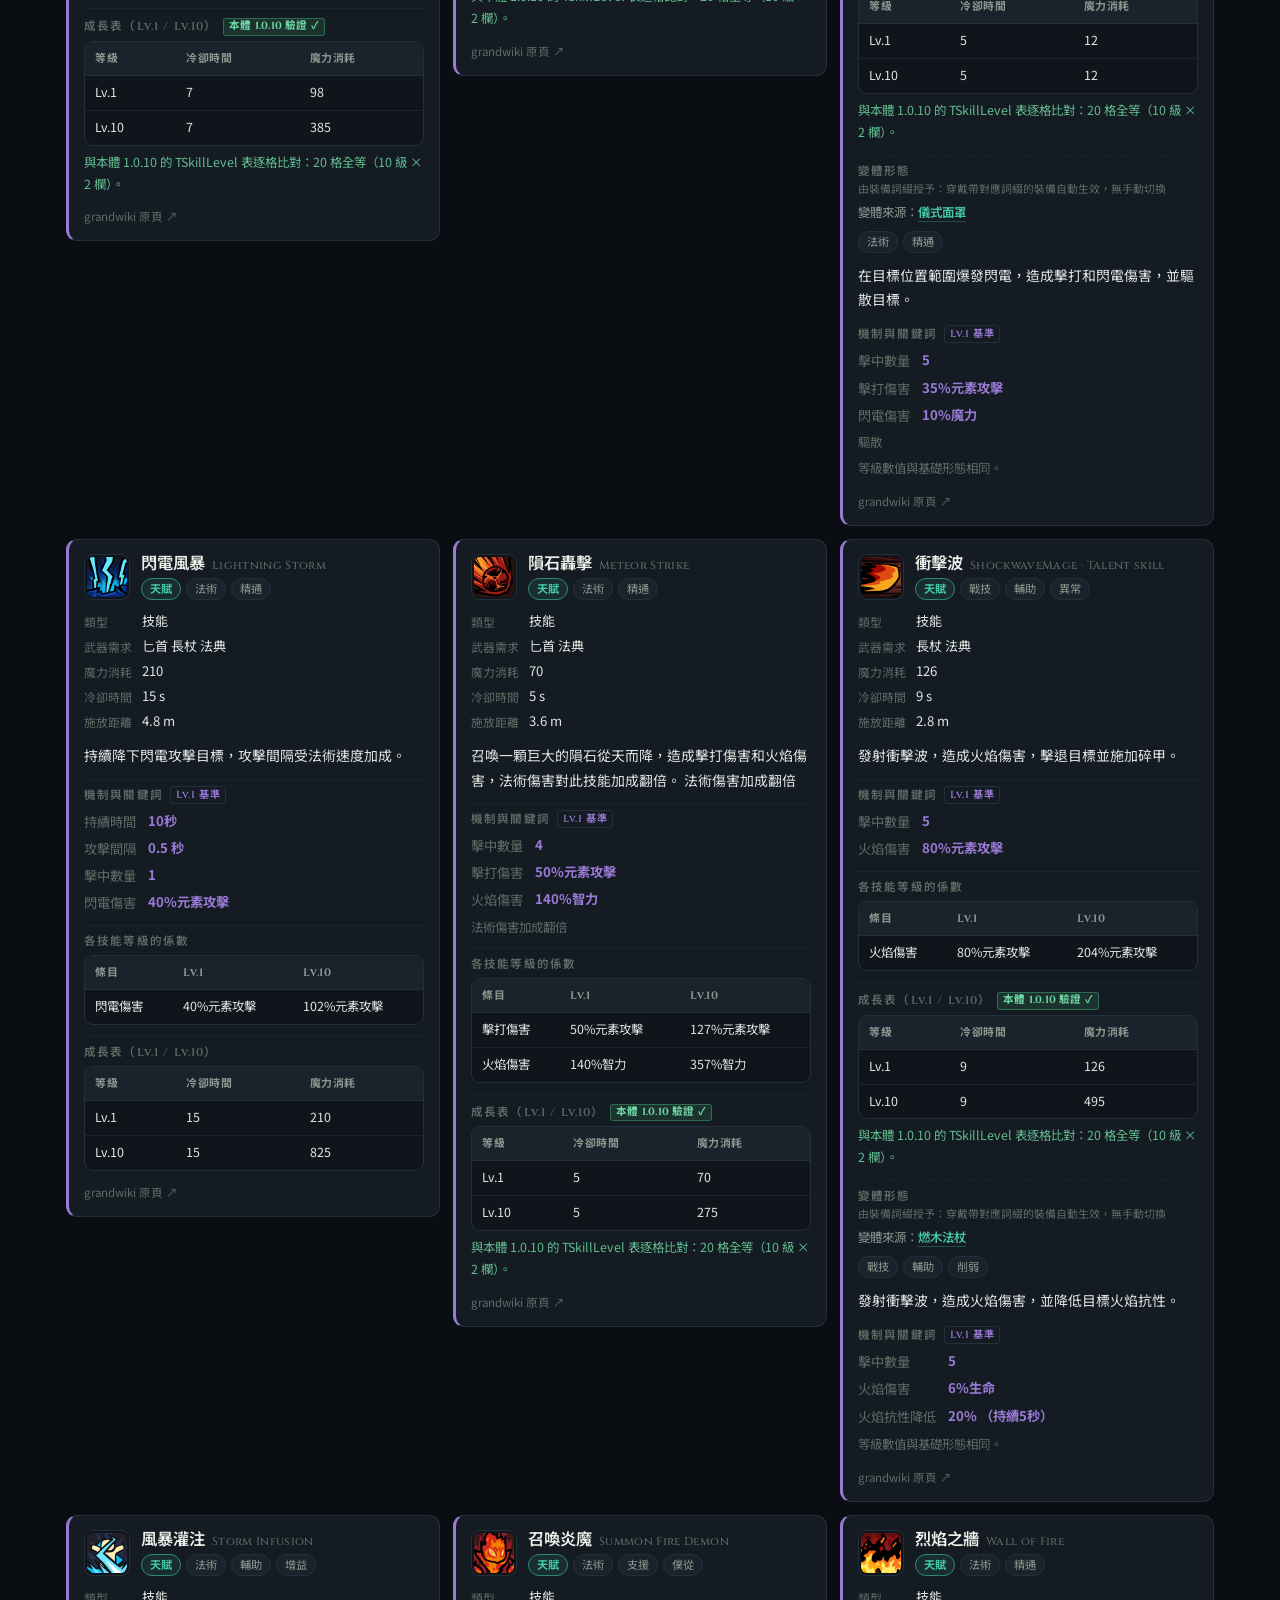
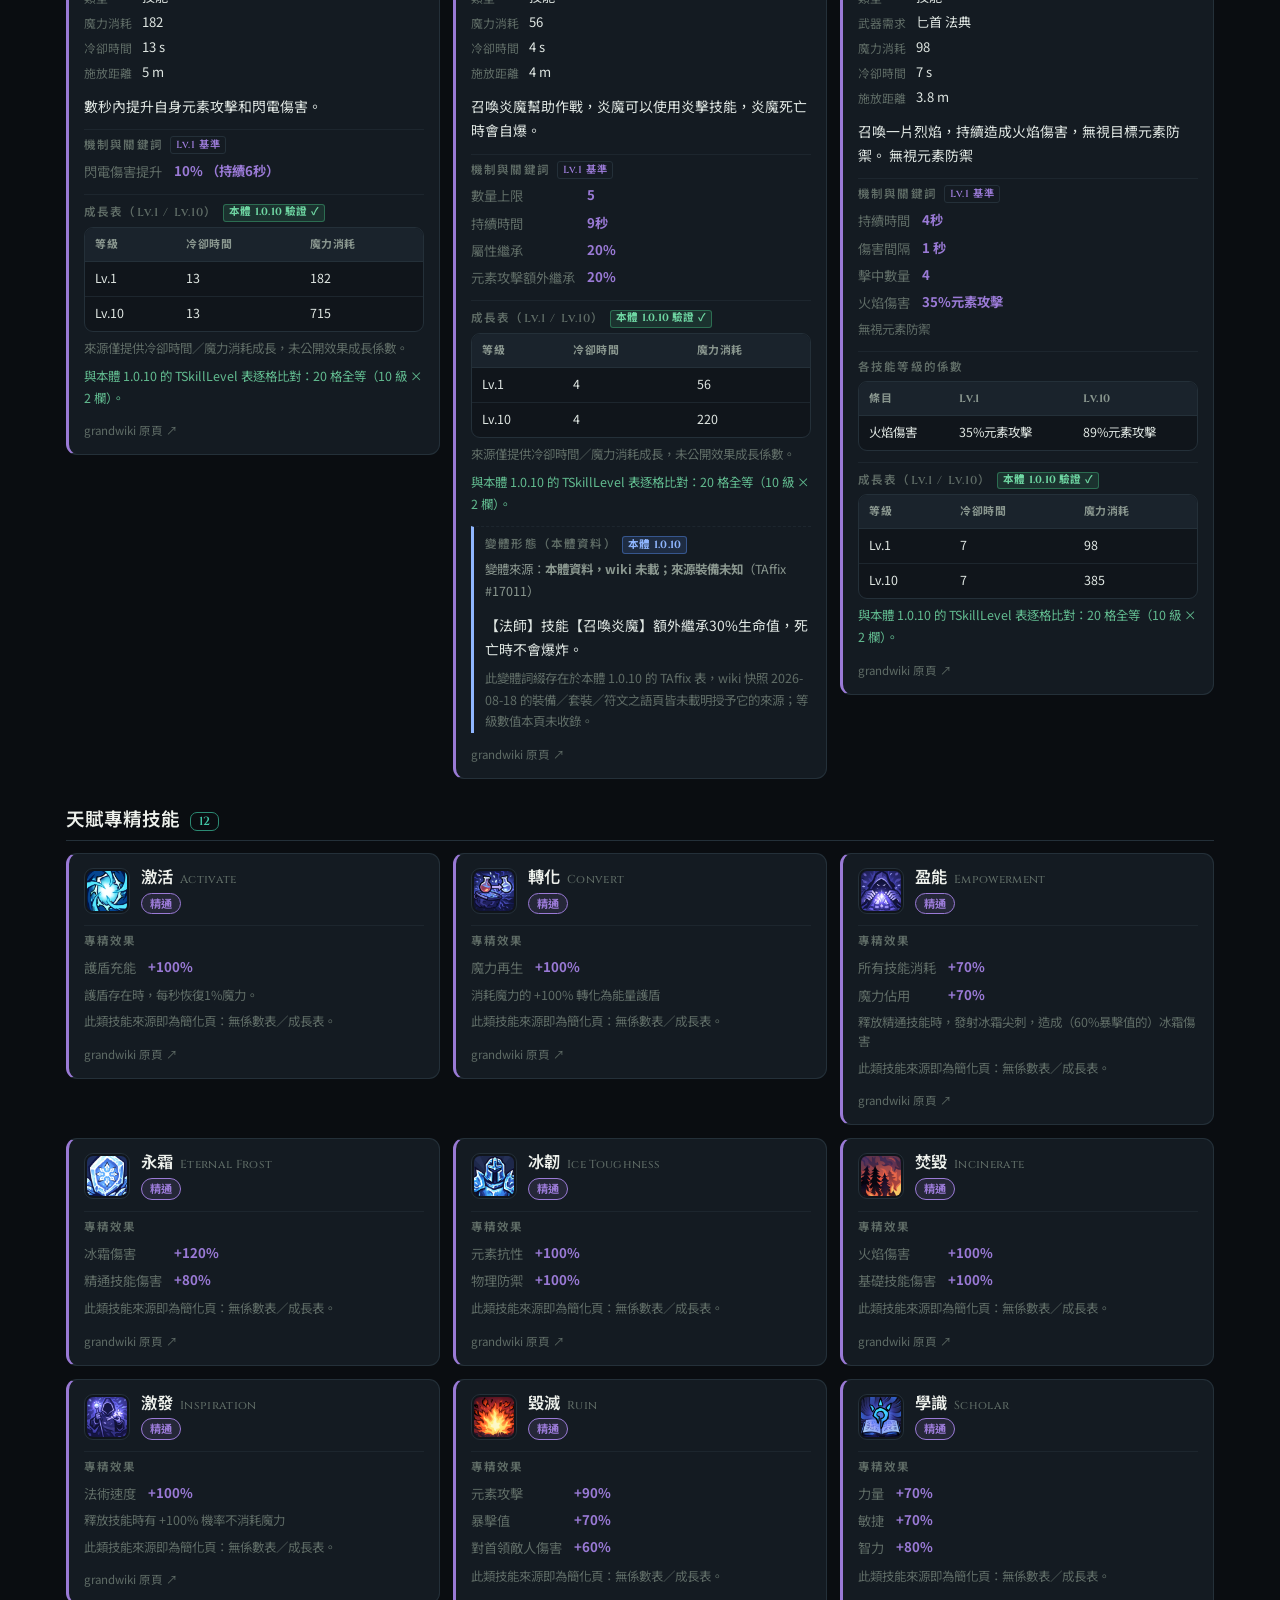
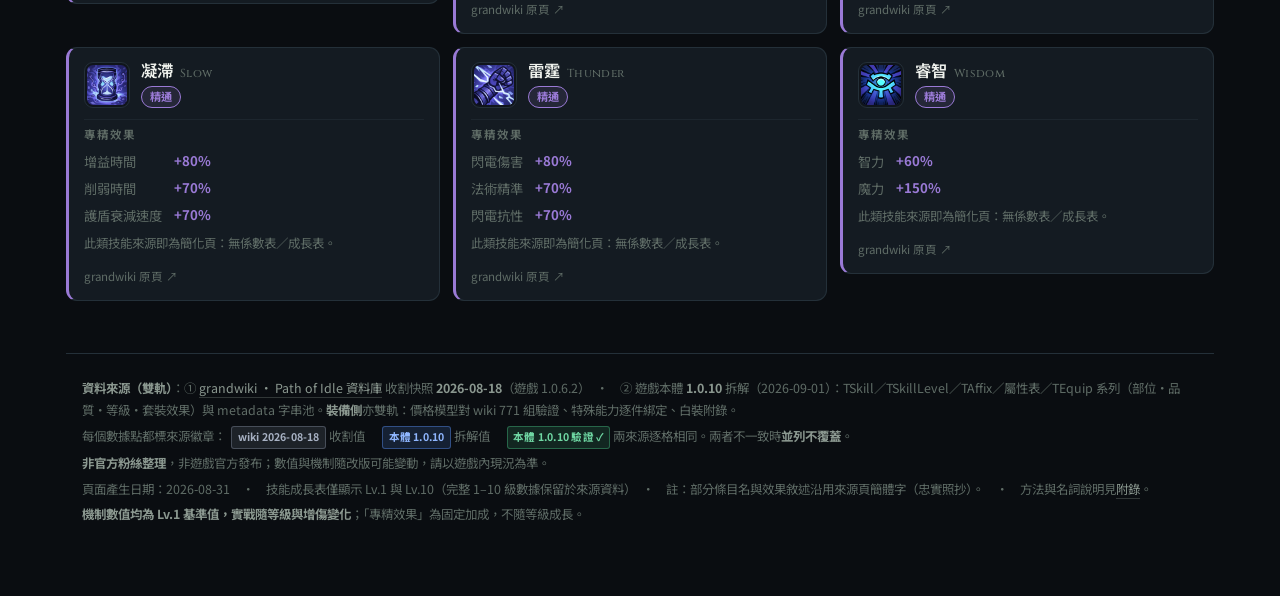
<file: db/skills-mage.html>
<!doctype html>
<html lang="zh-Hant">
<head>
<meta charset="utf-8">
<meta name="viewport" content="width=device-width, initial-scale=1">
<title>法師 技能 · Path of Idle 資料庫</title>
<link rel="preconnect" href="https://fonts.googleapis.com">
<link rel="preconnect" href="https://fonts.gstatic.com" crossorigin>
<link href="https://fonts.googleapis.com/css2?family=Cinzel:wght@500;600;700&family=Noto+Sans+TC:wght@400;500;700&display=swap" rel="stylesheet">
<link rel="stylesheet" href="db.css">
</head>
<body>
<div class="wrap">
<nav class="dbnav">
<a class="back" href="../index.html">← 回攻略</a>
<a href="index.html">資料庫首頁</a>
<a href="skills-warrior.html">戰士</a>
<a href="skills-hunter.html">獵人</a>
<a href="skills-mage.html" class="on">法師</a>
<a href="skills-cleric.html">神官</a>
<a href="skills-mercenary.html">傭兵</a>
<a href="skills-priest.html">祭司</a>
<a href="sets.html">套裝</a>
<a href="equipment.html">裝備</a>
<a href="runewords.html">符文之語</a>
<a href="appendix.html">附錄</a>
</nav>
<header class="phead c-mag"><div class="eyebrow">Skills · mage</div><h1>法師 技能</h1><p class="lead">27 個技能：基礎技能、天賦技能與天賦專精技能，含標籤、消耗、成長表與變體形態。</p></header>
<nav class="sknav" aria-label="技能頁導覽">
<a href="skills-all.html">全部技能</a>
<a href="skills-warrior.html">戰士</a>
<a href="skills-hunter.html">獵人</a>
<a href="skills-mage.html" class="on">法師</a>
<a href="skills-cleric.html">神官</a>
<a href="skills-mercenary.html">傭兵</a>
<a href="skills-priest.html">祭司</a>
</nav>
<div class="toolbar">
<div class="searchrow"><input id="q" type="search" placeholder="搜尋名稱／英文名／關鍵字…" autocomplete="off" aria-label="搜尋"><span class="cnt">顯示 <b id="count">27</b> / 27 個技能</span></div>
<div class="frow"><span class="flabel">分類</span>
<button class="fbtn on" data-k="cat" data-v="">全部</button>
<button class="fbtn" data-k="cat" data-v="base">基礎</button>
<button class="fbtn" data-k="cat" data-v="talent">天賦</button>
<button class="fbtn" data-k="cat" data-v="mastery">精通</button>
</div>
<div class="frow"><span class="flabel">標籤</span>
<button class="fbtn on" data-k="tags" data-v="">全部</button>
<button class="fbtn" data-k="tags" data-v="僕從">僕從</button>
<button class="fbtn" data-k="tags" data-v="光環">光環</button>
<button class="fbtn" data-k="tags" data-v="削弱">削弱</button>
<button class="fbtn" data-k="tags" data-v="基礎">基礎</button>
<button class="fbtn" data-k="tags" data-v="增益">增益</button>
<button class="fbtn" data-k="tags" data-v="戰技">戰技</button>
<button class="fbtn" data-k="tags" data-v="支援">支援</button>
<button class="fbtn" data-k="tags" data-v="法術">法術</button>
<button class="fbtn" data-k="tags" data-v="異常">異常</button>
<button class="fbtn" data-k="tags" data-v="精通">精通</button>
<button class="fbtn" data-k="tags" data-v="輔助">輔助</button>
</div>
</div>
<section class="grp" data-group><h2>基礎技能 <span class="n">3</span></h2><div class="grid"><article class="card sk c-mag" id="sk-fireball" data-card data-cat="base" data-cls="法師" data-tags="法術|基礎" data-s="爆裂火球 fireball 法術 基礎 發出不穩定的火球，擊中敵人爆炸，造成火焰傷害，必定命中。 必定命中 fireball">
<header class="ch">
<img class="ico" src="icons/talent_301101.png" alt="" width="46" height="46" loading="lazy">
<div class="ct"><h3 class="nm">爆裂火球<span class="en">Fireball</span></h3>
<div class="chips"><span class="chip cat cat-base">基礎</span><span class="chip tg">法術</span><span class="chip tg">基礎</span></div></div></header>
<dl class="stats"><dt>類型</dt><dd>攻擊</dd><dt>武器需求</dt><dd>匕首 法典</dd><dt>冷卻時間</dt><dd>1.3 s</dd><dt>施放距離</dt><dd>3.2 m</dd></dl>
<p class="desc">發出不穩定的火球，擊中敵人爆炸，造成火焰傷害，必定命中。 必定命中</p>
<div class="sec mech"><h4>機制與關鍵詞<span class="lv1">Lv.1 基準</span></h4><dl class="mech-kv"><dt>擊中數量</dt><dd><b>3</b></dd><dt>火焰傷害</dt><dd><b>35%元素攻擊</b></dd></dl><p class="mech-note">必定命中</p></div>
<div class="sec coef"><h4 class="coefh">各技能等級的係數</h4><div class="tablecard"><table><thead><tr><th>條目</th><th>Lv.1</th><th>Lv.10</th></tr></thead><tbody><tr><td>火焰傷害</td><td>35%元素攻擊</td><td>89%元素攻擊</td></tr></tbody></table></div></div>
<div class="sec lvl"><h4>成長表（Lv.1 / Lv.10）<span class="sb ok" title="wiki 值與本體 1.0.10 拆解逐格相同">本體 1.0.10 驗證 ✓</span></h4><div class="tablecard"><table><thead><tr><th>等級</th><th>冷卻時間</th></tr></thead><tbody><tr><td>Lv.1</td><td>1.3</td></tr><tr><td>Lv.10</td><td>1.3</td></tr></tbody></table></div><p class="note ver">與本體 1.0.10 的 TSkillLevel 表逐格比對：10 格全等（10 級 × 1 欄）。</p></div>
<div class="sec var"><h4>變體形態<span class="vhint">由裝備詞綴授予：穿戴帶對應詞綴的裝備自動生效，無手動切換</span></h4>
<p class="vsrc">變體來源：<a href="equipment.html#eq-spectral-tome">鬼靈之書</a></p>
<div class="chips"><span class="chip tg">法術</span><span class="chip tg">基礎</span></div>
<p class="desc">發出陰森的鬼火，擊中敵人爆炸，造成火焰傷害和冰霜傷害，必定命中。</p>
<div class="sec mech vsub"><h4>機制與關鍵詞<span class="lv1">Lv.1 基準</span></h4><dl class="mech-kv"><dt>擊中數量</dt><dd><b>3</b></dd><dt>火焰傷害</dt><dd><b>20%元素攻擊</b></dd><dt>冰霜傷害</dt><dd><b>20%元素攻擊</b></dd></dl><p class="mech-note">必定命中</p></div>

<p class="note">等級數值與基礎形態相同。</p>
</div>

<a class="src" href="https://pathofidle.grandwiki.com/zh-hant/skills/fireball/" rel="noopener">grandwiki 原頁 ↗</a>
</article>
<article class="card sk c-mag" id="sk-ice-spike" data-card data-cat="base" data-cls="法師" data-tags="戰技|基礎" data-s="冰錐術 ice spike 戰技 基礎 爆發冰霜對多個目標造成冰霜傷害，自身獲得冰霜抗性。 ice-spike">
<header class="ch">
<img class="ico" src="icons/talent_301103.png" alt="" width="46" height="46" loading="lazy">
<div class="ct"><h3 class="nm">冰錐術<span class="en">Ice Spike</span></h3>
<div class="chips"><span class="chip cat cat-base">基礎</span><span class="chip tg">戰技</span><span class="chip tg">基礎</span></div></div></header>
<dl class="stats"><dt>類型</dt><dd>攻擊</dd><dt>武器需求</dt><dd>長杖 法典</dd><dt>冷卻時間</dt><dd>1.2 s</dd><dt>施放距離</dt><dd>1.4 m</dd></dl>
<p class="desc">爆發冰霜對多個目標造成冰霜傷害，自身獲得冰霜抗性。</p>
<div class="sec mech"><h4>機制與關鍵詞<span class="lv1">Lv.1 基準</span></h4><dl class="mech-kv"><dt>擊中數量</dt><dd><b>3</b></dd><dt>冰霜傷害</dt><dd><b>35%元素攻擊</b></dd><dt>冰霜抗性提升</dt><dd><b>10% （持續3秒）</b></dd></dl></div>
<div class="sec coef"><h4 class="coefh">各技能等級的係數</h4><div class="tablecard"><table><thead><tr><th>條目</th><th>Lv.1</th><th>Lv.10</th></tr></thead><tbody><tr><td>冰霜傷害</td><td>35%元素攻擊</td><td>89%元素攻擊</td></tr></tbody></table></div></div>
<div class="sec lvl"><h4>成長表（Lv.1 / Lv.10）<span class="sb ok" title="wiki 值與本體 1.0.10 拆解逐格相同">本體 1.0.10 驗證 ✓</span></h4><div class="tablecard"><table><thead><tr><th>等級</th><th>冷卻時間</th></tr></thead><tbody><tr><td>Lv.1</td><td>1.2</td></tr><tr><td>Lv.10</td><td>1.2</td></tr></tbody></table></div><p class="note ver">與本體 1.0.10 的 TSkillLevel 表逐格比對：10 格全等（10 級 × 1 欄）。</p></div>

<a class="src" href="https://pathofidle.grandwiki.com/zh-hant/skills/ice-spike/" rel="noopener">grandwiki 原頁 ↗</a>
</article>
<article class="card sk c-mag" id="sk-lightning" data-card data-cat="base" data-cls="法師" data-tags="法術|基礎" data-s="閃電術 lightning 法術 基礎 降下閃電攻擊隨機目標，造成閃電傷害，有幾率驅散目標增益效果。 驅散幾率：25% lightning">
<header class="ch">
<img class="ico" src="icons/talent_301102.png" alt="" width="46" height="46" loading="lazy">
<div class="ct"><h3 class="nm">閃電術<span class="en">Lightning</span></h3>
<div class="chips"><span class="chip cat cat-base">基礎</span><span class="chip tg">法術</span><span class="chip tg">基礎</span></div></div></header>
<dl class="stats"><dt>類型</dt><dd>攻擊</dd><dt>武器需求</dt><dd>匕首 法典</dd><dt>冷卻時間</dt><dd>1.2 s</dd><dt>施放距離</dt><dd>4 m</dd></dl>
<p class="desc">降下閃電攻擊隨機目標，造成閃電傷害，有幾率驅散目標增益效果。 驅散幾率：25%</p>
<div class="sec mech"><h4>機制與關鍵詞<span class="lv1">Lv.1 基準</span></h4><dl class="mech-kv"><dt>擊中數量</dt><dd><b>1</b></dd><dt>閃電傷害</dt><dd><b>80%元素攻擊</b></dd><dt>驅散幾率</dt><dd><b>25%</b></dd></dl></div>
<div class="sec coef"><h4 class="coefh">各技能等級的係數</h4><div class="tablecard"><table><thead><tr><th>條目</th><th>Lv.1</th><th>Lv.10</th></tr></thead><tbody><tr><td>閃電傷害</td><td>80%元素攻擊</td><td>204%元素攻擊</td></tr></tbody></table></div></div>
<div class="sec lvl"><h4>成長表（Lv.1 / Lv.10）<span class="sb ok" title="wiki 值與本體 1.0.10 拆解逐格相同">本體 1.0.10 驗證 ✓</span></h4><div class="tablecard"><table><thead><tr><th>等級</th><th>冷卻時間</th></tr></thead><tbody><tr><td>Lv.1</td><td>1.2</td></tr><tr><td>Lv.10</td><td>1.2</td></tr></tbody></table></div><p class="note ver">與本體 1.0.10 的 TSkillLevel 表逐格比對：10 格全等（10 級 × 1 欄）。</p></div>

<a class="src" href="https://pathofidle.grandwiki.com/zh-hant/skills/lightning/" rel="noopener">grandwiki 原頁 ↗</a>
</article></div></section>
<section class="grp" data-group><h2>天賦技能 <span class="n">12</span></h2><div class="grid"><article class="card sk c-mag" id="sk-blizzard" data-card data-cat="talent" data-cls="法師" data-tags="法術|輔助|異常" data-s="暴風雪 blizzard 法術 輔助 異常 持續降下多發冰錐，造成冰霜傷害，有幾率施加緩速。 blizzard">
<header class="ch">
<img class="ico" src="icons/talent_301207.png" alt="" width="46" height="46" loading="lazy">
<div class="ct"><h3 class="nm">暴風雪<span class="en">Blizzard</span></h3>
<div class="chips"><span class="chip cat cat-talent">天賦</span><span class="chip tg">法術</span><span class="chip tg">輔助</span><span class="chip tg">異常</span></div></div></header>
<dl class="stats"><dt>類型</dt><dd>技能</dd><dt>武器需求</dt><dd>長杖 法典</dd><dt>魔力消耗</dt><dd>140</dd><dt>冷卻時間</dt><dd>10 s</dd><dt>施放距離</dt><dd>4.2 m</dd></dl>
<p class="desc">持續降下多發冰錐，造成冰霜傷害，有幾率施加緩速。</p>
<div class="sec mech"><h4>機制與關鍵詞<span class="lv1">Lv.1 基準</span></h4><dl class="mech-kv"><dt>冰錐數量</dt><dd><b>20</b></dd><dt>擊中數量</dt><dd><b>1</b></dd><dt>冰霜傷害</dt><dd><b>30%元素攻擊</b></dd></dl></div>
<div class="sec coef"><h4 class="coefh">各技能等級的係數</h4><div class="tablecard"><table><thead><tr><th>條目</th><th>Lv.1</th><th>Lv.10</th></tr></thead><tbody><tr><td>冰霜傷害</td><td>30%元素攻擊</td><td>76%元素攻擊</td></tr></tbody></table></div></div>
<div class="sec lvl"><h4>成長表（Lv.1 / Lv.10）<span class="sb ok" title="wiki 值與本體 1.0.10 拆解逐格相同">本體 1.0.10 驗證 ✓</span></h4><div class="tablecard"><table><thead><tr><th>等級</th><th>冷卻時間</th><th>魔力消耗</th></tr></thead><tbody><tr><td>Lv.1</td><td>10</td><td>140</td></tr><tr><td>Lv.10</td><td>10</td><td>550</td></tr></tbody></table></div><p class="note ver">與本體 1.0.10 的 TSkillLevel 表逐格比對：20 格全等（10 級 × 2 欄）。</p></div>
<div class="sec var"><h4>變體形態<span class="vhint">由裝備詞綴授予：穿戴帶對應詞綴的裝備自動生效，無手動切換</span></h4>
<p class="vsrc">變體來源：<a href="equipment.html#eq-king-s-ring">國王之戒</a></p>
<div class="chips"><span class="chip tg">法術</span><span class="chip tg">輔助</span></div>
<p class="desc">持續降下多發冰錐，造成冰霜傷害。</p>
<div class="sec mech vsub"><h4>機制與關鍵詞<span class="lv1">Lv.1 基準</span></h4><dl class="mech-kv"><dt>冰錐數量</dt><dd><b>26</b></dd><dt>擊中數量</dt><dd><b>1</b></dd><dt>冰霜傷害</dt><dd><b>30%元素攻擊</b></dd></dl></div>

<p class="note">等級數值與基礎形態相同。</p>
</div>

<a class="src" href="https://pathofidle.grandwiki.com/zh-hant/skills/blizzard/" rel="noopener">grandwiki 原頁 ↗</a>
</article>
<article class="card sk c-mag" id="sk-brilliance-aura" data-card data-cat="talent" data-cls="法師" data-tags="法術|輔助|光環" data-s="輝煌光環 brilliance aura 法術 輔助 光環 所有友方獲得魔力再生提升和增益時間提升。 brilliance-aura">
<header class="ch">
<img class="ico" src="icons/talent_301210.png" alt="" width="46" height="46" loading="lazy">
<div class="ct"><h3 class="nm">輝煌光環<span class="en">Brilliance Aura</span></h3>
<div class="chips"><span class="chip cat cat-talent">天賦</span><span class="chip tg">法術</span><span class="chip tg">輔助</span><span class="chip tg">光環</span></div></div></header>
<dl class="stats"><dt>類型</dt><dd>技能</dd><dt>冷卻時間</dt><dd>0 s</dd><dt>施放距離</dt><dd>9 m</dd></dl>
<p class="desc">所有友方獲得魔力再生提升和增益時間提升。</p>
<div class="sec mech"><h4>機制與關鍵詞<span class="lv1">Lv.1 基準</span></h4><dl class="mech-kv"><dt>增益時間提升</dt><dd><b>10%</b></dd></dl></div>
<div class="sec lvl"><h4>成長表（Lv.1 / Lv.10）<span class="sb ok" title="wiki 值與本體 1.0.10 拆解逐格相同">本體 1.0.10 驗證 ✓</span></h4><div class="tablecard"><table><thead><tr><th>等級</th><th>魔力保留</th></tr></thead><tbody><tr><td>Lv.1</td><td>25</td></tr><tr><td>Lv.10</td><td>35</td></tr></tbody></table></div><p class="note">來源僅提供保留量成長，未公開效果成長係數。</p><p class="note ver">與本體 1.0.10 的 TSkillLevel 表逐格比對：10 格全等（10 級 × 1 欄）。</p></div>
<div class="sec var"><h4>變體形態<span class="vhint">由裝備詞綴授予：穿戴帶對應詞綴的裝備自動生效，無手動切換</span></h4>
<p class="vsrc">變體來源：<a href="equipment.html#eq-shining-robe">閃耀之袍</a></p>
<div class="chips"><span class="chip tg">法術</span><span class="chip tg">輔助</span><span class="chip tg">光環</span></div>
<p class="desc">所有友方獲得魔力再生提升和法術精準提升。</p>
<div class="sec mech vsub"><h4>機制與關鍵詞<span class="lv1">Lv.1 基準</span></h4><dl class="mech-kv"><dt>法術精準提升</dt><dd><b>10%</b></dd></dl></div>

<p class="note">等級數值與基礎形態相同。</p>
</div>

<a class="src" href="https://pathofidle.grandwiki.com/zh-hant/skills/brilliance-aura/" rel="noopener">grandwiki 原頁 ↗</a>
</article>
<article class="card sk c-mag" id="sk-frost-touch" data-card data-cat="talent" data-cls="法師" data-tags="法術|輔助|削弱" data-s="極寒之觸 frost touch 法術 輔助 削弱 詛咒區域內的目標，造成少量冰霜傷害，並降低冰霜抗性和法術速度。 frost-touch">
<header class="ch">
<img class="ico" src="icons/talent_301202.png" alt="" width="46" height="46" loading="lazy">
<div class="ct"><h3 class="nm">極寒之觸<span class="en">Frost Touch</span></h3>
<div class="chips"><span class="chip cat cat-talent">天賦</span><span class="chip tg">法術</span><span class="chip tg">輔助</span><span class="chip tg">削弱</span></div></div></header>
<dl class="stats"><dt>類型</dt><dd>技能</dd><dt>武器需求</dt><dd>長杖 法典</dd><dt>魔力消耗</dt><dd>168</dd><dt>冷卻時間</dt><dd>12 s</dd><dt>施放距離</dt><dd>4.2 m</dd></dl>
<p class="desc">詛咒區域內的目標，造成少量冰霜傷害，並降低冰霜抗性和法術速度。</p>
<div class="sec mech"><h4>機制與關鍵詞<span class="lv1">Lv.1 基準</span></h4><dl class="mech-kv"><dt>擊中數量</dt><dd><b>5</b></dd><dt>冰霜傷害</dt><dd><b>40%元素攻擊</b></dd><dt>冰霜抗性降低</dt><dd><b>15% （持續5秒）</b></dd><dt>法術速度降低</dt><dd><b>10%</b></dd></dl></div>
<div class="sec coef"><h4 class="coefh">各技能等級的係數</h4><div class="tablecard"><table><thead><tr><th>條目</th><th>Lv.1</th><th>Lv.10</th></tr></thead><tbody><tr><td>冰霜傷害</td><td>40%元素攻擊</td><td>102%元素攻擊</td></tr></tbody></table></div></div>
<div class="sec lvl"><h4>成長表（Lv.1 / Lv.10）<span class="sb ok" title="wiki 值與本體 1.0.10 拆解逐格相同">本體 1.0.10 驗證 ✓</span></h4><div class="tablecard"><table><thead><tr><th>等級</th><th>冷卻時間</th><th>魔力消耗</th></tr></thead><tbody><tr><td>Lv.1</td><td>12</td><td>168</td></tr><tr><td>Lv.10</td><td>12</td><td>660</td></tr></tbody></table></div><p class="note ver">與本體 1.0.10 的 TSkillLevel 表逐格比對：20 格全等（10 級 × 2 欄）。</p></div>

<a class="src" href="https://pathofidle.grandwiki.com/zh-hant/skills/frost-touch/" rel="noopener">grandwiki 原頁 ↗</a>
</article>
<article class="card sk c-mag" id="sk-glacial-spikes" data-card data-cat="talent" data-cls="法師" data-tags="戰技|精通" data-s="冰川之刺 glacial spikes 戰技 精通 從地面连续突出多個冰霜尖刺，造成穿刺和冰霜傷害，并基于冰霜抗性提升暴擊傷害。 glacial-spikes">
<header class="ch">
<img class="ico" src="icons/talent_301212.png" alt="" width="46" height="46" loading="lazy">
<div class="ct"><h3 class="nm">冰川之刺<span class="en">Glacial Spikes</span></h3>
<div class="chips"><span class="chip cat cat-talent">天賦</span><span class="chip tg">戰技</span><span class="chip tg">精通</span></div></div></header>
<dl class="stats"><dt>類型</dt><dd>技能</dd><dt>武器需求</dt><dd>匕首 長杖</dd><dt>魔力消耗</dt><dd>98</dd><dt>冷卻時間</dt><dd>7 s</dd><dt>施放距離</dt><dd>2 m</dd></dl>
<p class="desc">從地面连续突出多個冰霜尖刺，造成穿刺和冰霜傷害，并基于冰霜抗性提升暴擊傷害。</p>
<div class="sec mech"><h4>機制與關鍵詞<span class="lv1">Lv.1 基準</span></h4><dl class="mech-kv"><dt>擊中數量</dt><dd><b>4</b></dd><dt>穿刺傷害</dt><dd><b>150%智力</b></dd><dt>冰霜傷害</dt><dd><b>90%元素攻擊</b></dd><dt>暴擊傷害提升</dt><dd><b>3% 隨目前配置變化</b></dd></dl></div>
<div class="sec coef"><h4 class="coefh">各技能等級的係數</h4><div class="tablecard"><table><thead><tr><th>條目</th><th>Lv.1</th><th>Lv.10</th></tr></thead><tbody><tr><td>穿刺傷害</td><td>150%智力</td><td>382%智力</td></tr><tr><td>冰霜傷害</td><td>90%元素攻擊</td><td>229%元素攻擊</td></tr></tbody></table></div></div>
<div class="sec lvl"><h4>成長表（Lv.1 / Lv.10）<span class="sb ok" title="wiki 值與本體 1.0.10 拆解逐格相同">本體 1.0.10 驗證 ✓</span></h4><div class="tablecard"><table><thead><tr><th>等級</th><th>冷卻時間</th><th>魔力消耗</th></tr></thead><tbody><tr><td>Lv.1</td><td>7</td><td>98</td></tr><tr><td>Lv.10</td><td>7</td><td>385</td></tr></tbody></table></div><p class="note ver">與本體 1.0.10 的 TSkillLevel 表逐格比對：20 格全等（10 級 × 2 欄）。</p></div>

<a class="src" href="https://pathofidle.grandwiki.com/zh-hant/skills/glacial-spikes/" rel="noopener">grandwiki 原頁 ↗</a>
</article>
<article class="card sk c-mag" id="sk-ice-barrier" data-card data-cat="talent" data-cls="法師" data-tags="法術|支援|增益" data-s="寒冰護體 ice barrier 法術 支援 增益 為最前方友方施加護盾，并提升元素抗性。 ice-barrier">
<header class="ch">
<img class="ico" src="icons/talent_301205.png" alt="" width="46" height="46" loading="lazy">
<div class="ct"><h3 class="nm">寒冰護體<span class="en">Ice Barrier</span></h3>
<div class="chips"><span class="chip cat cat-talent">天賦</span><span class="chip tg">法術</span><span class="chip tg">支援</span><span class="chip tg">增益</span></div></div></header>
<dl class="stats"><dt>類型</dt><dd>技能</dd><dt>魔力消耗</dt><dd>140</dd><dt>冷卻時間</dt><dd>10 s</dd><dt>施放距離</dt><dd>4.5 m</dd></dl>
<p class="desc">為最前方友方施加護盾，并提升元素抗性。</p>
<div class="sec mech"><h4>機制與關鍵詞<span class="lv1">Lv.1 基準</span></h4><dl class="mech-kv"><dt>護盾充能</dt><dd><b>200%元素防禦</b></dd></dl></div>
<div class="sec coef"><h4 class="coefh">各技能等級的係數</h4><div class="tablecard"><table><thead><tr><th>條目</th><th>Lv.1</th><th>Lv.10</th></tr></thead><tbody><tr><td>護盾充能</td><td>200%元素防禦</td><td>510%元素防禦</td></tr></tbody></table></div></div>
<div class="sec lvl"><h4>成長表（Lv.1 / Lv.10）<span class="sb ok" title="wiki 值與本體 1.0.10 拆解逐格相同">本體 1.0.10 驗證 ✓</span></h4><div class="tablecard"><table><thead><tr><th>等級</th><th>冷卻時間</th><th>魔力消耗</th></tr></thead><tbody><tr><td>Lv.1</td><td>10</td><td>140</td></tr><tr><td>Lv.10</td><td>10</td><td>550</td></tr></tbody></table></div><p class="note ver">與本體 1.0.10 的 TSkillLevel 表逐格比對：20 格全等（10 級 × 2 欄）。</p></div>

<a class="src" href="https://pathofidle.grandwiki.com/zh-hant/skills/ice-barrier/" rel="noopener">grandwiki 原頁 ↗</a>
</article>
<article class="card sk c-mag" id="sk-lightning-shock" data-card data-cat="talent" data-cls="法師" data-tags="法術|精通" data-s="閃電衝擊 lightning shock 法術 精通 在目標位置範圍爆發閃電，造成擊打和閃電傷害。 lightning-shock">
<header class="ch">
<img class="ico" src="icons/talent_301204.png" alt="" width="46" height="46" loading="lazy">
<div class="ct"><h3 class="nm">閃電衝擊<span class="en">Lightning Shock</span></h3>
<div class="chips"><span class="chip cat cat-talent">天賦</span><span class="chip tg">法術</span><span class="chip tg">精通</span></div></div></header>
<dl class="stats"><dt>類型</dt><dd>技能</dd><dt>武器需求</dt><dd>長杖 法典</dd><dt>魔力消耗</dt><dd>12</dd><dt>冷卻時間</dt><dd>5 s</dd><dt>施放距離</dt><dd>4 m</dd></dl>
<p class="desc">在目標位置範圍爆發閃電，造成擊打和閃電傷害。</p>
<div class="sec mech"><h4>機制與關鍵詞<span class="lv1">Lv.1 基準</span></h4><dl class="mech-kv"><dt>擊中數量</dt><dd><b>5</b></dd><dt>擊打傷害</dt><dd><b>50%元素攻擊</b></dd><dt>閃電傷害</dt><dd><b>18%魔力</b></dd></dl></div>
<div class="sec coef"><h4 class="coefh">各技能等級的係數</h4><div class="tablecard"><table><thead><tr><th>條目</th><th>Lv.1</th><th>Lv.10</th></tr></thead><tbody><tr><td>擊打傷害</td><td>50%元素攻擊</td><td>127%元素攻擊</td></tr><tr><td>閃電傷害</td><td>18%魔力</td><td>46%魔力</td></tr></tbody></table></div></div>
<div class="sec lvl"><h4>成長表（Lv.1 / Lv.10）<span class="sb ok" title="wiki 值與本體 1.0.10 拆解逐格相同">本體 1.0.10 驗證 ✓</span></h4><div class="tablecard"><table><thead><tr><th>等級</th><th>冷卻時間</th><th>魔力消耗</th></tr></thead><tbody><tr><td>Lv.1</td><td>5</td><td>12</td></tr><tr><td>Lv.10</td><td>5</td><td>12</td></tr></tbody></table></div><p class="note ver">與本體 1.0.10 的 TSkillLevel 表逐格比對：20 格全等（10 級 × 2 欄）。</p></div>
<div class="sec var"><h4>變體形態<span class="vhint">由裝備詞綴授予：穿戴帶對應詞綴的裝備自動生效，無手動切換</span></h4>
<p class="vsrc">變體來源：<a href="equipment.html#eq-ritual-mask">儀式面罩</a></p>
<div class="chips"><span class="chip tg">法術</span><span class="chip tg">精通</span></div>
<p class="desc">在目標位置範圍爆發閃電，造成擊打和閃電傷害，並驅散目標。</p>
<div class="sec mech vsub"><h4>機制與關鍵詞<span class="lv1">Lv.1 基準</span></h4><dl class="mech-kv"><dt>擊中數量</dt><dd><b>5</b></dd><dt>擊打傷害</dt><dd><b>35%元素攻擊</b></dd><dt>閃電傷害</dt><dd><b>10%魔力</b></dd></dl><p class="mech-note">驅散</p></div>

<p class="note">等級數值與基礎形態相同。</p>
</div>

<a class="src" href="https://pathofidle.grandwiki.com/zh-hant/skills/lightning-shock/" rel="noopener">grandwiki 原頁 ↗</a>
</article>
<article class="card sk c-mag" id="sk-lightning-storm" data-card data-cat="talent" data-cls="法師" data-tags="法術|精通" data-s="閃電風暴 lightning storm 法術 精通 持續降下閃電攻擊目標，攻擊間隔受法術速度加成。 lightning-storm">
<header class="ch">
<img class="ico" src="icons/talent_301208.png" alt="" width="46" height="46" loading="lazy">
<div class="ct"><h3 class="nm">閃電風暴<span class="en">Lightning Storm</span></h3>
<div class="chips"><span class="chip cat cat-talent">天賦</span><span class="chip tg">法術</span><span class="chip tg">精通</span></div></div></header>
<dl class="stats"><dt>類型</dt><dd>技能</dd><dt>武器需求</dt><dd>匕首 長杖 法典</dd><dt>魔力消耗</dt><dd>210</dd><dt>冷卻時間</dt><dd>15 s</dd><dt>施放距離</dt><dd>4.8 m</dd></dl>
<p class="desc">持續降下閃電攻擊目標，攻擊間隔受法術速度加成。</p>
<div class="sec mech"><h4>機制與關鍵詞<span class="lv1">Lv.1 基準</span></h4><dl class="mech-kv"><dt>持續時間</dt><dd><b>10秒</b></dd><dt>攻擊間隔</dt><dd><b>0.5 秒</b></dd><dt>擊中數量</dt><dd><b>1</b></dd><dt>閃電傷害</dt><dd><b>40%元素攻擊</b></dd></dl></div>
<div class="sec coef"><h4 class="coefh">各技能等級的係數</h4><div class="tablecard"><table><thead><tr><th>條目</th><th>Lv.1</th><th>Lv.10</th></tr></thead><tbody><tr><td>閃電傷害</td><td>40%元素攻擊</td><td>102%元素攻擊</td></tr></tbody></table></div></div>
<div class="sec lvl"><h4>成長表（Lv.1 / Lv.10）</h4><div class="tablecard"><table><thead><tr><th>等級</th><th>冷卻時間</th><th>魔力消耗</th></tr></thead><tbody><tr><td>Lv.1</td><td>15</td><td>210</td></tr><tr><td>Lv.10</td><td>15</td><td>825</td></tr></tbody></table></div></div>

<a class="src" href="https://pathofidle.grandwiki.com/zh-hant/skills/lightning-storm/" rel="noopener">grandwiki 原頁 ↗</a>
</article>
<article class="card sk c-mag" id="sk-meteor-strike" data-card data-cat="talent" data-cls="法師" data-tags="法術|精通" data-s="隕石轟擊 meteor strike 法術 精通 召喚一顆巨大的隕石從天而降，造成擊打傷害和火焰傷害，法術傷害對此技能加成翻倍。 法術傷害加成翻倍 meteor-strike">
<header class="ch">
<img class="ico" src="icons/talent_301201.png" alt="" width="46" height="46" loading="lazy">
<div class="ct"><h3 class="nm">隕石轟擊<span class="en">Meteor Strike</span></h3>
<div class="chips"><span class="chip cat cat-talent">天賦</span><span class="chip tg">法術</span><span class="chip tg">精通</span></div></div></header>
<dl class="stats"><dt>類型</dt><dd>技能</dd><dt>武器需求</dt><dd>匕首 法典</dd><dt>魔力消耗</dt><dd>70</dd><dt>冷卻時間</dt><dd>5 s</dd><dt>施放距離</dt><dd>3.6 m</dd></dl>
<p class="desc">召喚一顆巨大的隕石從天而降，造成擊打傷害和火焰傷害，法術傷害對此技能加成翻倍。 法術傷害加成翻倍</p>
<div class="sec mech"><h4>機制與關鍵詞<span class="lv1">Lv.1 基準</span></h4><dl class="mech-kv"><dt>擊中數量</dt><dd><b>4</b></dd><dt>擊打傷害</dt><dd><b>50%元素攻擊</b></dd><dt>火焰傷害</dt><dd><b>140%智力</b></dd></dl><p class="mech-note">法術傷害加成翻倍</p></div>
<div class="sec coef"><h4 class="coefh">各技能等級的係數</h4><div class="tablecard"><table><thead><tr><th>條目</th><th>Lv.1</th><th>Lv.10</th></tr></thead><tbody><tr><td>擊打傷害</td><td>50%元素攻擊</td><td>127%元素攻擊</td></tr><tr><td>火焰傷害</td><td>140%智力</td><td>357%智力</td></tr></tbody></table></div></div>
<div class="sec lvl"><h4>成長表（Lv.1 / Lv.10）<span class="sb ok" title="wiki 值與本體 1.0.10 拆解逐格相同">本體 1.0.10 驗證 ✓</span></h4><div class="tablecard"><table><thead><tr><th>等級</th><th>冷卻時間</th><th>魔力消耗</th></tr></thead><tbody><tr><td>Lv.1</td><td>5</td><td>70</td></tr><tr><td>Lv.10</td><td>5</td><td>275</td></tr></tbody></table></div><p class="note ver">與本體 1.0.10 的 TSkillLevel 表逐格比對：20 格全等（10 級 × 2 欄）。</p></div>

<a class="src" href="https://pathofidle.grandwiki.com/zh-hant/skills/meteor-strike/" rel="noopener">grandwiki 原頁 ↗</a>
</article>
<article class="card sk c-mag" id="sk-shockwave-mage" data-card data-cat="talent" data-cls="法師" data-tags="戰技|輔助|異常" data-s="衝擊波 shockwavemage · talent skill 戰技 輔助 異常 發射衝擊波，造成火焰傷害，擊退目標並施加碎甲。 shockwave-mage">
<header class="ch">
<img class="ico" src="icons/talent_301203.png" alt="" width="46" height="46" loading="lazy">
<div class="ct"><h3 class="nm">衝擊波<span class="en">ShockwaveMage · Talent skill</span></h3>
<div class="chips"><span class="chip cat cat-talent">天賦</span><span class="chip tg">戰技</span><span class="chip tg">輔助</span><span class="chip tg">異常</span></div></div></header>
<dl class="stats"><dt>類型</dt><dd>技能</dd><dt>武器需求</dt><dd>長杖 法典</dd><dt>魔力消耗</dt><dd>126</dd><dt>冷卻時間</dt><dd>9 s</dd><dt>施放距離</dt><dd>2.8 m</dd></dl>
<p class="desc">發射衝擊波，造成火焰傷害，擊退目標並施加碎甲。</p>
<div class="sec mech"><h4>機制與關鍵詞<span class="lv1">Lv.1 基準</span></h4><dl class="mech-kv"><dt>擊中數量</dt><dd><b>5</b></dd><dt>火焰傷害</dt><dd><b>80%元素攻擊</b></dd></dl></div>
<div class="sec coef"><h4 class="coefh">各技能等級的係數</h4><div class="tablecard"><table><thead><tr><th>條目</th><th>Lv.1</th><th>Lv.10</th></tr></thead><tbody><tr><td>火焰傷害</td><td>80%元素攻擊</td><td>204%元素攻擊</td></tr></tbody></table></div></div>
<div class="sec lvl"><h4>成長表（Lv.1 / Lv.10）<span class="sb ok" title="wiki 值與本體 1.0.10 拆解逐格相同">本體 1.0.10 驗證 ✓</span></h4><div class="tablecard"><table><thead><tr><th>等級</th><th>冷卻時間</th><th>魔力消耗</th></tr></thead><tbody><tr><td>Lv.1</td><td>9</td><td>126</td></tr><tr><td>Lv.10</td><td>9</td><td>495</td></tr></tbody></table></div><p class="note ver">與本體 1.0.10 的 TSkillLevel 表逐格比對：20 格全等（10 級 × 2 欄）。</p></div>
<div class="sec var"><h4>變體形態<span class="vhint">由裝備詞綴授予：穿戴帶對應詞綴的裝備自動生效，無手動切換</span></h4>
<p class="vsrc">變體來源：<a href="equipment.html#eq-burnwood-staff">燃木法杖</a></p>
<div class="chips"><span class="chip tg">戰技</span><span class="chip tg">輔助</span><span class="chip tg">削弱</span></div>
<p class="desc">發射衝擊波，造成火焰傷害，並降低目標火焰抗性。</p>
<div class="sec mech vsub"><h4>機制與關鍵詞<span class="lv1">Lv.1 基準</span></h4><dl class="mech-kv"><dt>擊中數量</dt><dd><b>5</b></dd><dt>火焰傷害</dt><dd><b>6%生命</b></dd><dt>火焰抗性降低</dt><dd><b>20% （持續5秒）</b></dd></dl></div>

<p class="note">等級數值與基礎形態相同。</p>
</div>

<a class="src" href="https://pathofidle.grandwiki.com/zh-hant/skills/shockwave-mage/" rel="noopener">grandwiki 原頁 ↗</a>
</article>
<article class="card sk c-mag" id="sk-storm-infusion" data-card data-cat="talent" data-cls="法師" data-tags="法術|輔助|增益" data-s="風暴灌注 storm infusion 法術 輔助 增益 數秒內提升自身元素攻擊和閃電傷害。 storm-infusion">
<header class="ch">
<img class="ico" src="icons/talent_301211.png" alt="" width="46" height="46" loading="lazy">
<div class="ct"><h3 class="nm">風暴灌注<span class="en">Storm Infusion</span></h3>
<div class="chips"><span class="chip cat cat-talent">天賦</span><span class="chip tg">法術</span><span class="chip tg">輔助</span><span class="chip tg">增益</span></div></div></header>
<dl class="stats"><dt>類型</dt><dd>技能</dd><dt>魔力消耗</dt><dd>182</dd><dt>冷卻時間</dt><dd>13 s</dd><dt>施放距離</dt><dd>5 m</dd></dl>
<p class="desc">數秒內提升自身元素攻擊和閃電傷害。</p>
<div class="sec mech"><h4>機制與關鍵詞<span class="lv1">Lv.1 基準</span></h4><dl class="mech-kv"><dt>閃電傷害提升</dt><dd><b>10% （持續6秒）</b></dd></dl></div>
<div class="sec lvl"><h4>成長表（Lv.1 / Lv.10）<span class="sb ok" title="wiki 值與本體 1.0.10 拆解逐格相同">本體 1.0.10 驗證 ✓</span></h4><div class="tablecard"><table><thead><tr><th>等級</th><th>冷卻時間</th><th>魔力消耗</th></tr></thead><tbody><tr><td>Lv.1</td><td>13</td><td>182</td></tr><tr><td>Lv.10</td><td>13</td><td>715</td></tr></tbody></table></div><p class="note">來源僅提供冷卻時間／魔力消耗成長，未公開效果成長係數。</p><p class="note ver">與本體 1.0.10 的 TSkillLevel 表逐格比對：20 格全等（10 級 × 2 欄）。</p></div>

<a class="src" href="https://pathofidle.grandwiki.com/zh-hant/skills/storm-infusion/" rel="noopener">grandwiki 原頁 ↗</a>
</article>
<article class="card sk c-mag" id="sk-summon-fire-demon" data-card data-cat="talent" data-cls="法師" data-tags="法術|支援|僕從" data-s="召喚炎魔 summon fire demon 法術 支援 僕從 召喚炎魔幫助作戰，炎魔可以使用炎擊技能，炎魔死亡時會自爆。 summon-fire-demon">
<header class="ch">
<img class="ico" src="icons/talent_301209.png" alt="" width="46" height="46" loading="lazy">
<div class="ct"><h3 class="nm">召喚炎魔<span class="en">Summon Fire Demon</span></h3>
<div class="chips"><span class="chip cat cat-talent">天賦</span><span class="chip tg">法術</span><span class="chip tg">支援</span><span class="chip tg">僕從</span></div></div></header>
<dl class="stats"><dt>類型</dt><dd>技能</dd><dt>魔力消耗</dt><dd>56</dd><dt>冷卻時間</dt><dd>4 s</dd><dt>施放距離</dt><dd>4 m</dd></dl>
<p class="desc">召喚炎魔幫助作戰，炎魔可以使用炎擊技能，炎魔死亡時會自爆。</p>
<div class="sec mech"><h4>機制與關鍵詞<span class="lv1">Lv.1 基準</span></h4><dl class="mech-kv"><dt>數量上限</dt><dd><b>5</b></dd><dt>持續時間</dt><dd><b>9秒</b></dd><dt>屬性繼承</dt><dd><b>20%</b></dd><dt>元素攻擊額外繼承</dt><dd><b>20%</b></dd></dl></div>
<div class="sec lvl"><h4>成長表（Lv.1 / Lv.10）<span class="sb ok" title="wiki 值與本體 1.0.10 拆解逐格相同">本體 1.0.10 驗證 ✓</span></h4><div class="tablecard"><table><thead><tr><th>等級</th><th>冷卻時間</th><th>魔力消耗</th></tr></thead><tbody><tr><td>Lv.1</td><td>4</td><td>56</td></tr><tr><td>Lv.10</td><td>4</td><td>220</td></tr></tbody></table></div><p class="note">來源僅提供冷卻時間／魔力消耗成長，未公開效果成長係數。</p><p class="note ver">與本體 1.0.10 的 TSkillLevel 表逐格比對：20 格全等（10 級 × 2 欄）。</p></div>
<div class="sec var corevar"><h4>變體形態（本體資料）<span class="sb core">本體 1.0.10</span></h4><p class="vsrc">變體來源：<b>本體資料，wiki 未載；來源裝備未知</b>（TAffix #17011）</p><p class="desc">【法師】技能【召喚炎魔】額外繼承30%生命值，死亡時不會爆炸。</p><p class="note">此變體詞綴存在於本體 1.0.10 的 TAffix 表，wiki 快照 2026-08-18 的裝備／套裝／符文之語頁皆未載明授予它的來源；等級數值本頁未收錄。</p></div>
<a class="src" href="https://pathofidle.grandwiki.com/zh-hant/skills/summon-fire-demon/" rel="noopener">grandwiki 原頁 ↗</a>
</article>
<article class="card sk c-mag" id="sk-wall-of-fire" data-card data-cat="talent" data-cls="法師" data-tags="法術|精通" data-s="烈焰之牆 wall of fire 法術 精通 召喚一片烈焰，持續造成火焰傷害，無視目標元素防禦。 無視元素防禦 wall-of-fire">
<header class="ch">
<img class="ico" src="icons/talent_301206.png" alt="" width="46" height="46" loading="lazy">
<div class="ct"><h3 class="nm">烈焰之牆<span class="en">Wall of Fire</span></h3>
<div class="chips"><span class="chip cat cat-talent">天賦</span><span class="chip tg">法術</span><span class="chip tg">精通</span></div></div></header>
<dl class="stats"><dt>類型</dt><dd>技能</dd><dt>武器需求</dt><dd>匕首 法典</dd><dt>魔力消耗</dt><dd>98</dd><dt>冷卻時間</dt><dd>7 s</dd><dt>施放距離</dt><dd>3.8 m</dd></dl>
<p class="desc">召喚一片烈焰，持續造成火焰傷害，無視目標元素防禦。 無視元素防禦</p>
<div class="sec mech"><h4>機制與關鍵詞<span class="lv1">Lv.1 基準</span></h4><dl class="mech-kv"><dt>持續時間</dt><dd><b>4秒</b></dd><dt>傷害間隔</dt><dd><b>1 秒</b></dd><dt>擊中數量</dt><dd><b>4</b></dd><dt>火焰傷害</dt><dd><b>35%元素攻擊</b></dd></dl><p class="mech-note">無視元素防禦</p></div>
<div class="sec coef"><h4 class="coefh">各技能等級的係數</h4><div class="tablecard"><table><thead><tr><th>條目</th><th>Lv.1</th><th>Lv.10</th></tr></thead><tbody><tr><td>火焰傷害</td><td>35%元素攻擊</td><td>89%元素攻擊</td></tr></tbody></table></div></div>
<div class="sec lvl"><h4>成長表（Lv.1 / Lv.10）<span class="sb ok" title="wiki 值與本體 1.0.10 拆解逐格相同">本體 1.0.10 驗證 ✓</span></h4><div class="tablecard"><table><thead><tr><th>等級</th><th>冷卻時間</th><th>魔力消耗</th></tr></thead><tbody><tr><td>Lv.1</td><td>7</td><td>98</td></tr><tr><td>Lv.10</td><td>7</td><td>385</td></tr></tbody></table></div><p class="note ver">與本體 1.0.10 的 TSkillLevel 表逐格比對：20 格全等（10 級 × 2 欄）。</p></div>

<a class="src" href="https://pathofidle.grandwiki.com/zh-hant/skills/wall-of-fire/" rel="noopener">grandwiki 原頁 ↗</a>
</article></div></section>
<section class="grp" data-group><h2>天賦專精技能 <span class="n">12</span></h2><div class="grid"><article class="card sk c-mag" id="sk-activate" data-card data-cat="mastery" data-cls="法師" data-tags="" data-s="激活 activate activate">
<header class="ch">
<img class="ico" src="icons/talent_302006.png" alt="" width="46" height="46" loading="lazy">
<div class="ct"><h3 class="nm">激活<span class="en">Activate</span></h3>
<div class="chips"><span class="chip cat cat-mastery">精通</span></div></div></header>

<div class="sec mech"><h4>專精效果</h4><dl class="mech-kv"><dt>護盾充能</dt><dd><b>+100%</b></dd></dl><p class="mech-note">護盾存在時，每秒恢復1%魔力。</p><p class="note">此類技能來源即為簡化頁：無係數表／成長表。</p></div>


<a class="src" href="https://pathofidle.grandwiki.com/zh-hant/skills/activate/" rel="noopener">grandwiki 原頁 ↗</a>
</article>
<article class="card sk c-mag" id="sk-convert" data-card data-cat="mastery" data-cls="法師" data-tags="" data-s="轉化 convert convert">
<header class="ch">
<img class="ico" src="icons/talent_302007.png" alt="" width="46" height="46" loading="lazy">
<div class="ct"><h3 class="nm">轉化<span class="en">Convert</span></h3>
<div class="chips"><span class="chip cat cat-mastery">精通</span></div></div></header>

<div class="sec mech"><h4>專精效果</h4><dl class="mech-kv"><dt>魔力再生</dt><dd><b>+100%</b></dd></dl><p class="mech-note">消耗魔力的 +100% 轉化為能量護盾</p><p class="note">此類技能來源即為簡化頁：無係數表／成長表。</p></div>


<a class="src" href="https://pathofidle.grandwiki.com/zh-hant/skills/convert/" rel="noopener">grandwiki 原頁 ↗</a>
</article>
<article class="card sk c-mag" id="sk-empowerment" data-card data-cat="mastery" data-cls="法師" data-tags="" data-s="盈能 empowerment empowerment">
<header class="ch">
<img class="ico" src="icons/talent_302009.png" alt="" width="46" height="46" loading="lazy">
<div class="ct"><h3 class="nm">盈能<span class="en">Empowerment</span></h3>
<div class="chips"><span class="chip cat cat-mastery">精通</span></div></div></header>

<div class="sec mech"><h4>專精效果</h4><dl class="mech-kv"><dt>所有技能消耗</dt><dd><b>+70%</b></dd><dt>魔力佔用</dt><dd><b>+70%</b></dd></dl><p class="mech-note">釋放精通技能時，發射冰霜尖刺，造成（60%暴擊值的）冰霜傷害</p><p class="note">此類技能來源即為簡化頁：無係數表／成長表。</p></div>


<a class="src" href="https://pathofidle.grandwiki.com/zh-hant/skills/empowerment/" rel="noopener">grandwiki 原頁 ↗</a>
</article>
<article class="card sk c-mag" id="sk-eternal-frost" data-card data-cat="mastery" data-cls="法師" data-tags="" data-s="永霜 eternal frost eternal-frost">
<header class="ch">
<img class="ico" src="icons/talent_302010.png" alt="" width="46" height="46" loading="lazy">
<div class="ct"><h3 class="nm">永霜<span class="en">Eternal Frost</span></h3>
<div class="chips"><span class="chip cat cat-mastery">精通</span></div></div></header>

<div class="sec mech"><h4>專精效果</h4><dl class="mech-kv"><dt>冰霜傷害</dt><dd><b>+120%</b></dd><dt>精通技能傷害</dt><dd><b>+80%</b></dd></dl><p class="note">此類技能來源即為簡化頁：無係數表／成長表。</p></div>


<a class="src" href="https://pathofidle.grandwiki.com/zh-hant/skills/eternal-frost/" rel="noopener">grandwiki 原頁 ↗</a>
</article>
<article class="card sk c-mag" id="sk-ice-toughness" data-card data-cat="mastery" data-cls="法師" data-tags="" data-s="冰韌 ice toughness ice-toughness">
<header class="ch">
<img class="ico" src="icons/talent_302012.png" alt="" width="46" height="46" loading="lazy">
<div class="ct"><h3 class="nm">冰韌<span class="en">Ice Toughness</span></h3>
<div class="chips"><span class="chip cat cat-mastery">精通</span></div></div></header>

<div class="sec mech"><h4>專精效果</h4><dl class="mech-kv"><dt>元素抗性</dt><dd><b>+100%</b></dd><dt>物理防禦</dt><dd><b>+100%</b></dd></dl><p class="note">此類技能來源即為簡化頁：無係數表／成長表。</p></div>


<a class="src" href="https://pathofidle.grandwiki.com/zh-hant/skills/ice-toughness/" rel="noopener">grandwiki 原頁 ↗</a>
</article>
<article class="card sk c-mag" id="sk-incinerate" data-card data-cat="mastery" data-cls="法師" data-tags="" data-s="焚毀 incinerate incinerate">
<header class="ch">
<img class="ico" src="icons/talent_302004.png" alt="" width="46" height="46" loading="lazy">
<div class="ct"><h3 class="nm">焚毀<span class="en">Incinerate</span></h3>
<div class="chips"><span class="chip cat cat-mastery">精通</span></div></div></header>

<div class="sec mech"><h4>專精效果</h4><dl class="mech-kv"><dt>火焰傷害</dt><dd><b>+100%</b></dd><dt>基礎技能傷害</dt><dd><b>+100%</b></dd></dl><p class="note">此類技能來源即為簡化頁：無係數表／成長表。</p></div>


<a class="src" href="https://pathofidle.grandwiki.com/zh-hant/skills/incinerate/" rel="noopener">grandwiki 原頁 ↗</a>
</article>
<article class="card sk c-mag" id="sk-inspiration" data-card data-cat="mastery" data-cls="法師" data-tags="" data-s="激發 inspiration inspiration">
<header class="ch">
<img class="ico" src="icons/talent_302008.png" alt="" width="46" height="46" loading="lazy">
<div class="ct"><h3 class="nm">激發<span class="en">Inspiration</span></h3>
<div class="chips"><span class="chip cat cat-mastery">精通</span></div></div></header>

<div class="sec mech"><h4>專精效果</h4><dl class="mech-kv"><dt>法術速度</dt><dd><b>+100%</b></dd></dl><p class="mech-note">釋放技能時有 +100% 機率不消耗魔力</p><p class="note">此類技能來源即為簡化頁：無係數表／成長表。</p></div>


<a class="src" href="https://pathofidle.grandwiki.com/zh-hant/skills/inspiration/" rel="noopener">grandwiki 原頁 ↗</a>
</article>
<article class="card sk c-mag" id="sk-ruin" data-card data-cat="mastery" data-cls="法師" data-tags="" data-s="毀滅 ruin ruin">
<header class="ch">
<img class="ico" src="icons/talent_302003.png" alt="" width="46" height="46" loading="lazy">
<div class="ct"><h3 class="nm">毀滅<span class="en">Ruin</span></h3>
<div class="chips"><span class="chip cat cat-mastery">精通</span></div></div></header>

<div class="sec mech"><h4>專精效果</h4><dl class="mech-kv"><dt>元素攻擊</dt><dd><b>+90%</b></dd><dt>暴擊值</dt><dd><b>+70%</b></dd><dt>對首領敵人傷害</dt><dd><b>+60%</b></dd></dl><p class="note">此類技能來源即為簡化頁：無係數表／成長表。</p></div>


<a class="src" href="https://pathofidle.grandwiki.com/zh-hant/skills/ruin/" rel="noopener">grandwiki 原頁 ↗</a>
</article>
<article class="card sk c-mag" id="sk-scholar" data-card data-cat="mastery" data-cls="法師" data-tags="" data-s="學識 scholar scholar">
<header class="ch">
<img class="ico" src="icons/talent_302001.png" alt="" width="46" height="46" loading="lazy">
<div class="ct"><h3 class="nm">學識<span class="en">Scholar</span></h3>
<div class="chips"><span class="chip cat cat-mastery">精通</span></div></div></header>

<div class="sec mech"><h4>專精效果</h4><dl class="mech-kv"><dt>力量</dt><dd><b>+70%</b></dd><dt>敏捷</dt><dd><b>+70%</b></dd><dt>智力</dt><dd><b>+80%</b></dd></dl><p class="note">此類技能來源即為簡化頁：無係數表／成長表。</p></div>


<a class="src" href="https://pathofidle.grandwiki.com/zh-hant/skills/scholar/" rel="noopener">grandwiki 原頁 ↗</a>
</article>
<article class="card sk c-mag" id="sk-slow" data-card data-cat="mastery" data-cls="法師" data-tags="" data-s="凝滯 slow slow">
<header class="ch">
<img class="ico" src="icons/talent_302002.png" alt="" width="46" height="46" loading="lazy">
<div class="ct"><h3 class="nm">凝滯<span class="en">Slow</span></h3>
<div class="chips"><span class="chip cat cat-mastery">精通</span></div></div></header>

<div class="sec mech"><h4>專精效果</h4><dl class="mech-kv"><dt>增益時間</dt><dd><b>+80%</b></dd><dt>削弱時間</dt><dd><b>+70%</b></dd><dt>護盾衰減速度</dt><dd><b>+70%</b></dd></dl><p class="note">此類技能來源即為簡化頁：無係數表／成長表。</p></div>


<a class="src" href="https://pathofidle.grandwiki.com/zh-hant/skills/slow/" rel="noopener">grandwiki 原頁 ↗</a>
</article>
<article class="card sk c-mag" id="sk-thunder" data-card data-cat="mastery" data-cls="法師" data-tags="" data-s="雷霆 thunder thunder">
<header class="ch">
<img class="ico" src="icons/talent_302005.png" alt="" width="46" height="46" loading="lazy">
<div class="ct"><h3 class="nm">雷霆<span class="en">Thunder</span></h3>
<div class="chips"><span class="chip cat cat-mastery">精通</span></div></div></header>

<div class="sec mech"><h4>專精效果</h4><dl class="mech-kv"><dt>閃電傷害</dt><dd><b>+80%</b></dd><dt>法術精準</dt><dd><b>+70%</b></dd><dt>閃電抗性</dt><dd><b>+70%</b></dd></dl><p class="note">此類技能來源即為簡化頁：無係數表／成長表。</p></div>


<a class="src" href="https://pathofidle.grandwiki.com/zh-hant/skills/thunder/" rel="noopener">grandwiki 原頁 ↗</a>
</article>
<article class="card sk c-mag" id="sk-wisdom" data-card data-cat="mastery" data-cls="法師" data-tags="" data-s="睿智 wisdom wisdom">
<header class="ch">
<img class="ico" src="icons/talent_302011.png" alt="" width="46" height="46" loading="lazy">
<div class="ct"><h3 class="nm">睿智<span class="en">Wisdom</span></h3>
<div class="chips"><span class="chip cat cat-mastery">精通</span></div></div></header>

<div class="sec mech"><h4>專精效果</h4><dl class="mech-kv"><dt>智力</dt><dd><b>+60%</b></dd><dt>魔力</dt><dd><b>+150%</b></dd></dl><p class="note">此類技能來源即為簡化頁：無係數表／成長表。</p></div>


<a class="src" href="https://pathofidle.grandwiki.com/zh-hant/skills/wisdom/" rel="noopener">grandwiki 原頁 ↗</a>
</article></div></section>
<p id="empty" class="empty" hidden>沒有符合條件的技能。</p>
<footer class="dbfoot">
  <p><b>資料來源（雙軌）</b>：①&nbsp;<a href="https://pathofidle.grandwiki.com/zh-hant/" rel="noopener">grandwiki · Path of Idle 資料庫</a> 收割快照 <b>2026-08-18</b>（遊戲 1.0.6.2）　·　②&nbsp;遊戲本體 <b>1.0.10</b> 拆解（2026-09-01）：TSkill／TSkillLevel／TAffix／屬性表／TEquip 系列（部位・品質・等級・套裝效果）與 metadata 字串池。<b>裝備側</b>亦雙軌：價格模型對 wiki 771 組驗證、特殊能力逐件綁定、白裝附錄。</p>
  <p>每個數據點都標來源徽章：<span class="sb wiki">wiki 2026-08-18</span> 收割值　<span class="sb core">本體 1.0.10</span> 拆解值　<span class="sb ok">本體 1.0.10 驗證 ✓</span> 兩來源逐格相同。兩者不一致時<b>並列不覆蓋</b>。</p>
  <p><b>非官方粉絲整理</b>，非遊戲官方發布；數值與機制隨改版可能變動，請以遊戲內現況為準。</p>
  <p>頁面產生日期：2026-08-31　·　技能成長表僅顯示 Lv.1 與 Lv.10（完整 1–10 級數據保留於來源資料）　·　註：部分條目名與效果敘述沿用來源頁簡體字（忠實照抄）。　·　方法與名詞說明見<a href="appendix.html">附錄</a>。</p>
  <p><b>機制數值均為 Lv.1 基準值，實戰隨等級與增傷變化</b>；「專精效果」為固定加成，不隨等級成長。</p>
</footer>
</div>
<script>
(function(){
  var q=document.getElementById('q');
  var cards=Array.prototype.slice.call(document.querySelectorAll('[data-card]'));
  var groups=Array.prototype.slice.call(document.querySelectorAll('[data-group]'));
  var cnt=document.getElementById('count');
  var sel={};   // sel[維度鍵]={值:true,...}：各維度已選 chip（複選）
  function anySel(){for(var k in sel){for(var v in sel[k]){if(sel[k][v])return true;}}return false;}
  function apply(){
    var t=q?q.value.trim().toLowerCase():'';
    var any=anySel();
    var n=0;
    for(var i=0;i<cards.length;i++){
      var c=cards[i],ok=true;
      if(any){
        ok=false;
        for(var k in sel){
          var vals=(c.getAttribute('data-'+k)||'').split('|');
          for(var v in sel[k]){
            if(sel[k][v]&&vals.indexOf(v)>=0){ok=true;break;}
          }
          if(ok)break;
        }
      }
      if(ok&&t){ok=(c.getAttribute('data-s')||'').indexOf(t)>=0;}
      c.hidden=!ok; if(ok)n++;
    }
    for(var g=0;g<groups.length;g++){
      var vis=false,gc=groups[g].querySelectorAll('[data-card]');
      for(var j=0;j<gc.length;j++){if(!gc[j].hidden){vis=true;break;}}
      groups[g].hidden=!vis;
    }
    if(cnt)cnt.textContent=n;
    var empty=document.getElementById('empty'); if(empty)empty.hidden=(n>0);
  }
  var btns=Array.prototype.slice.call(document.querySelectorAll('.fbtn'));
  function syncBtns(){
    var any=anySel();
    btns.forEach(function(o){
      var k=o.getAttribute('data-k'),v=o.getAttribute('data-v');
      var on=v?!!(sel[k]&&sel[k][v]):!any;   // 「全部」鈕在無選時亮
      o.classList.toggle('on',on);
      o.setAttribute('aria-pressed',on?'true':'false');
    });
  }
  if(q)q.addEventListener('input',apply);
  btns.forEach(function(b){
    b.addEventListener('click',function(){
      var k=b.getAttribute('data-k'),v=b.getAttribute('data-v');
      if(!v){sel={};}                        // 「全部／清除」：重置所有 chip
      else{
        if(!sel[k])sel[k]={};
        if(sel[k][v])delete sel[k][v]; else sel[k][v]=true;
      }
      syncBtns();
      apply();
    });
  });
  syncBtns();
  apply();
})();
</script>
</body>
</html>
</file>
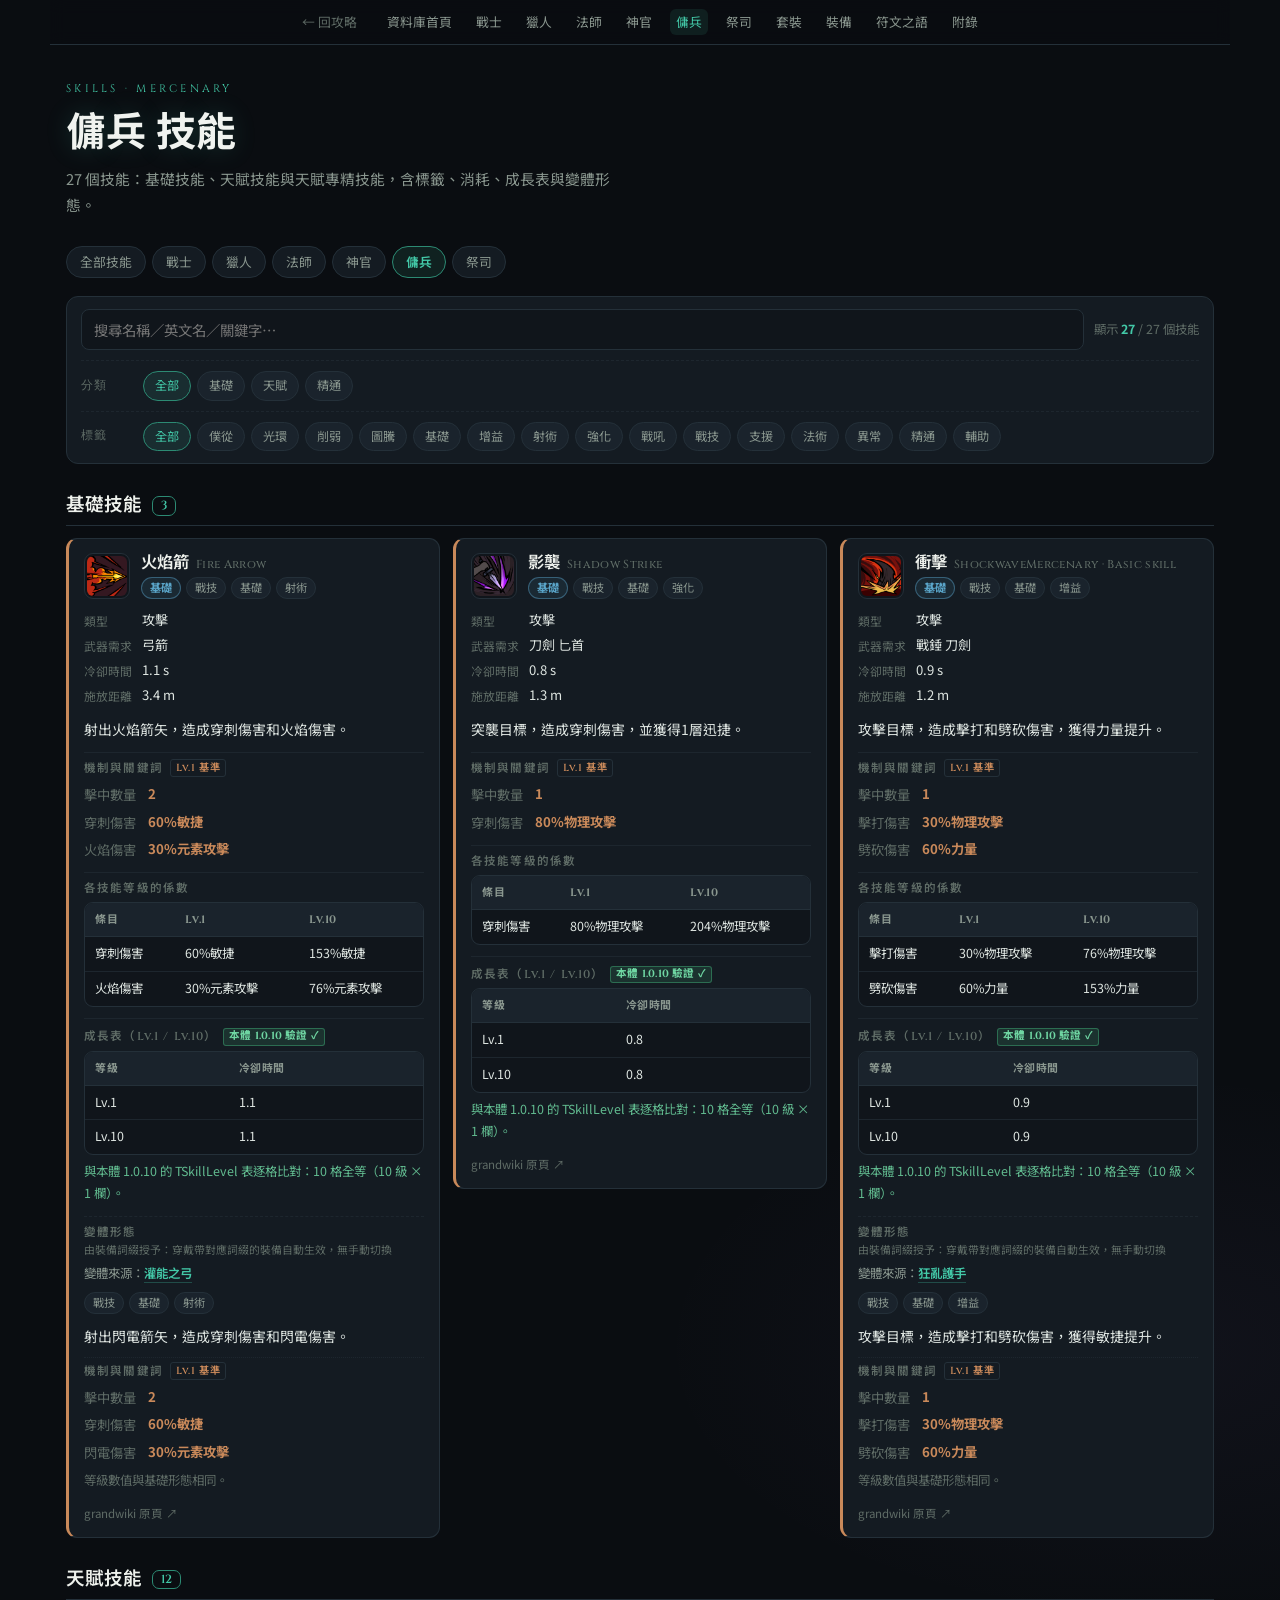
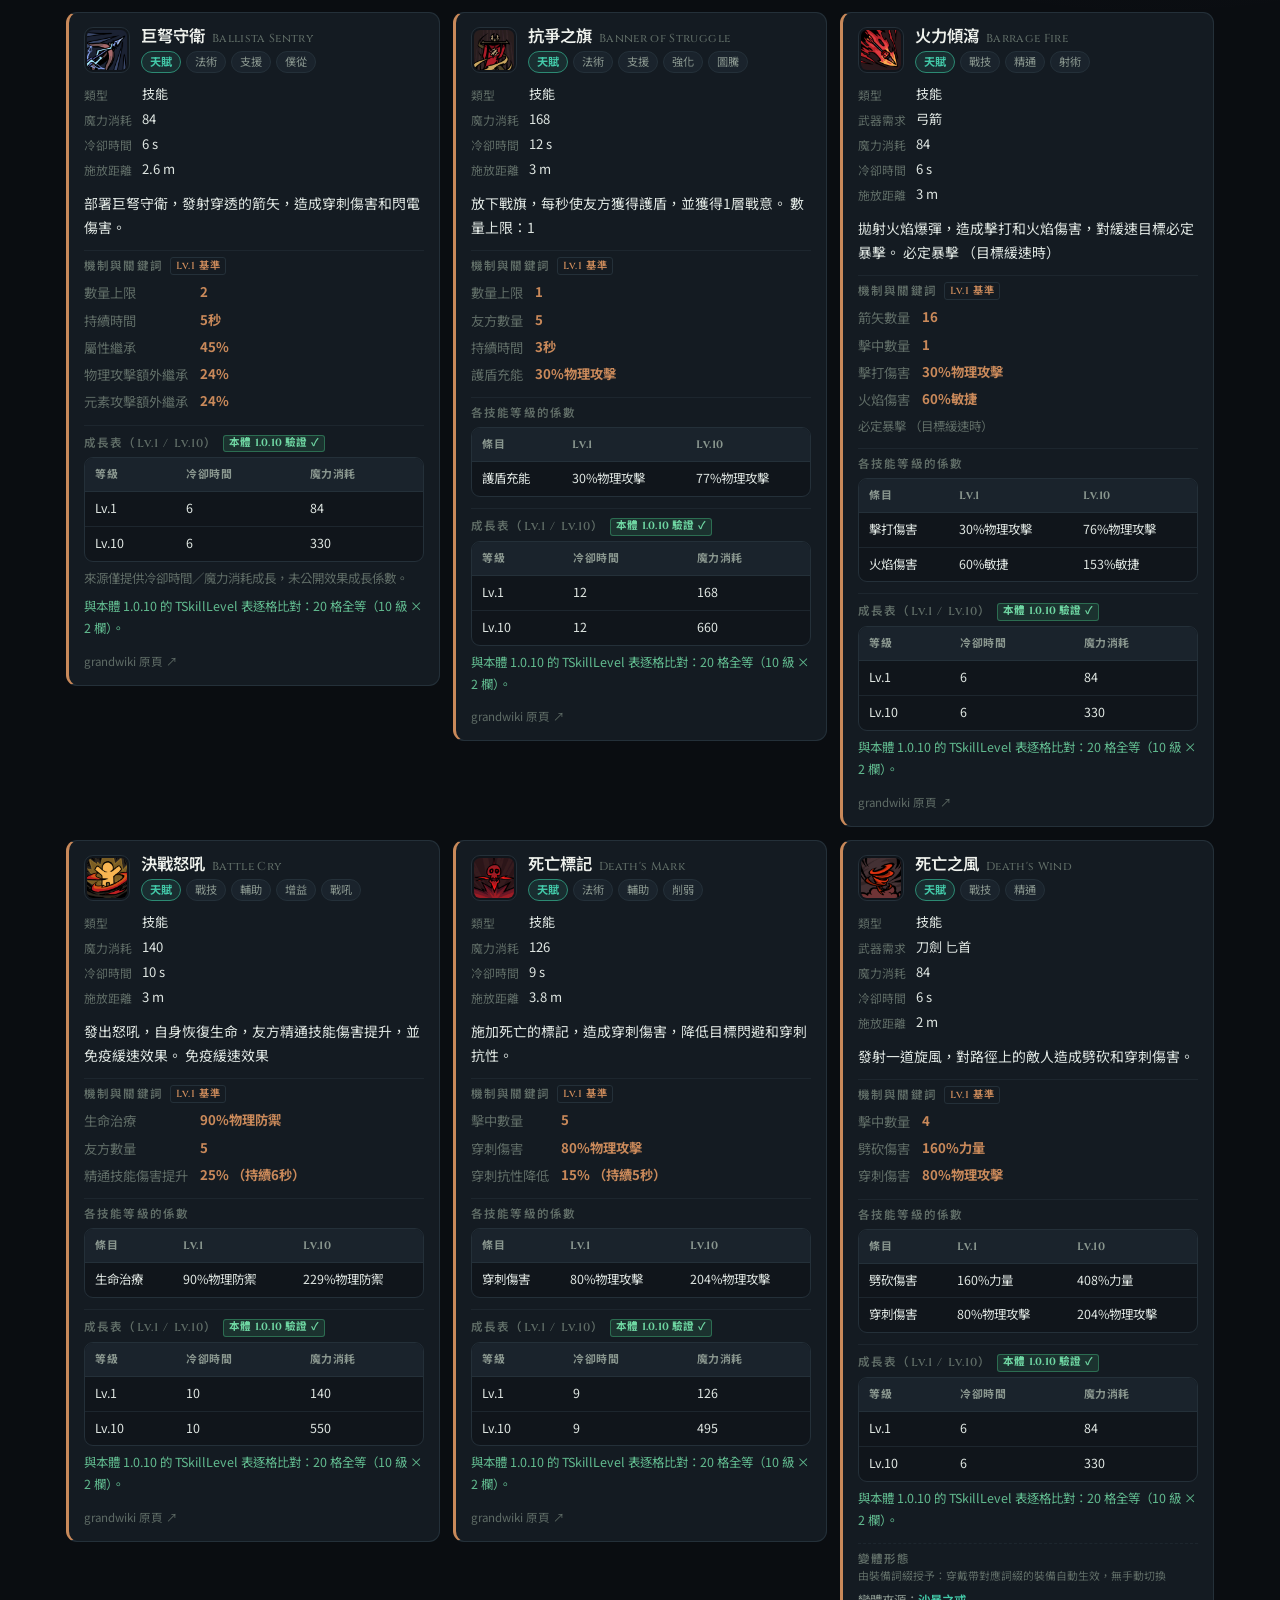
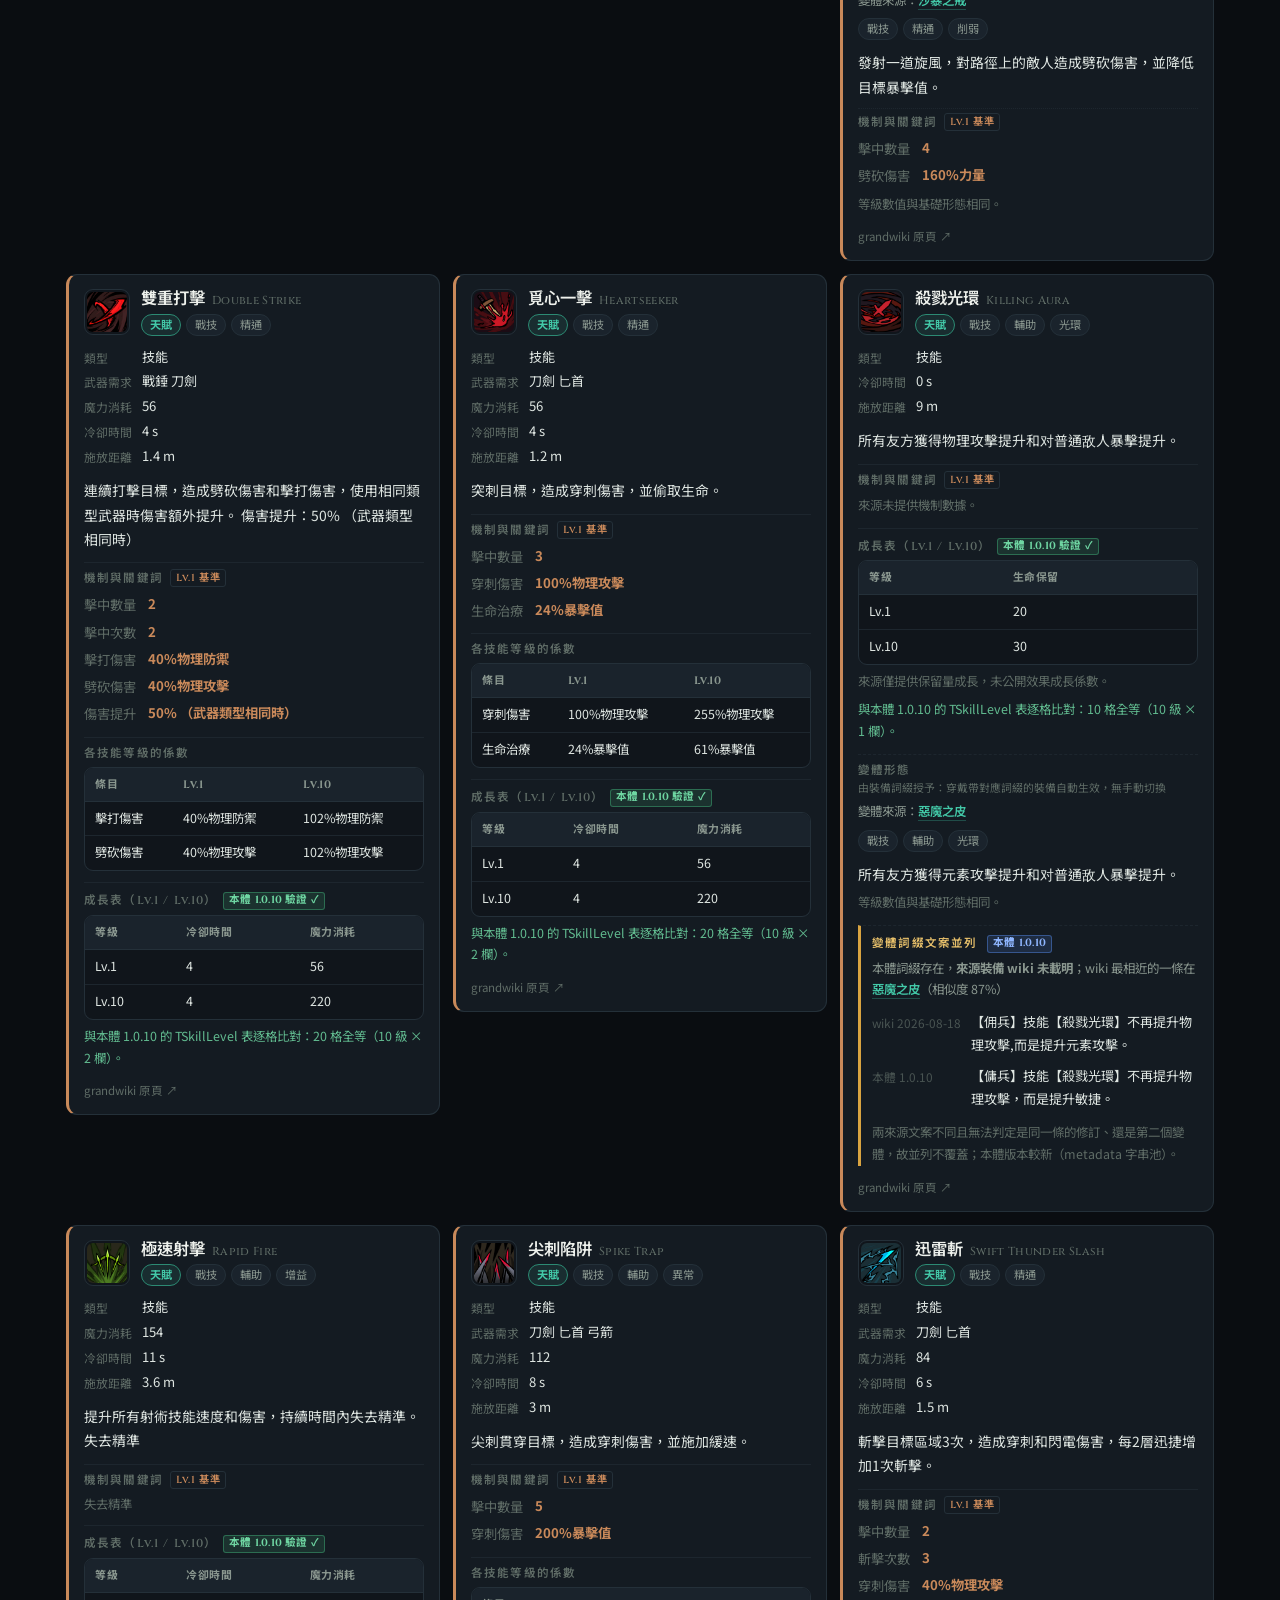
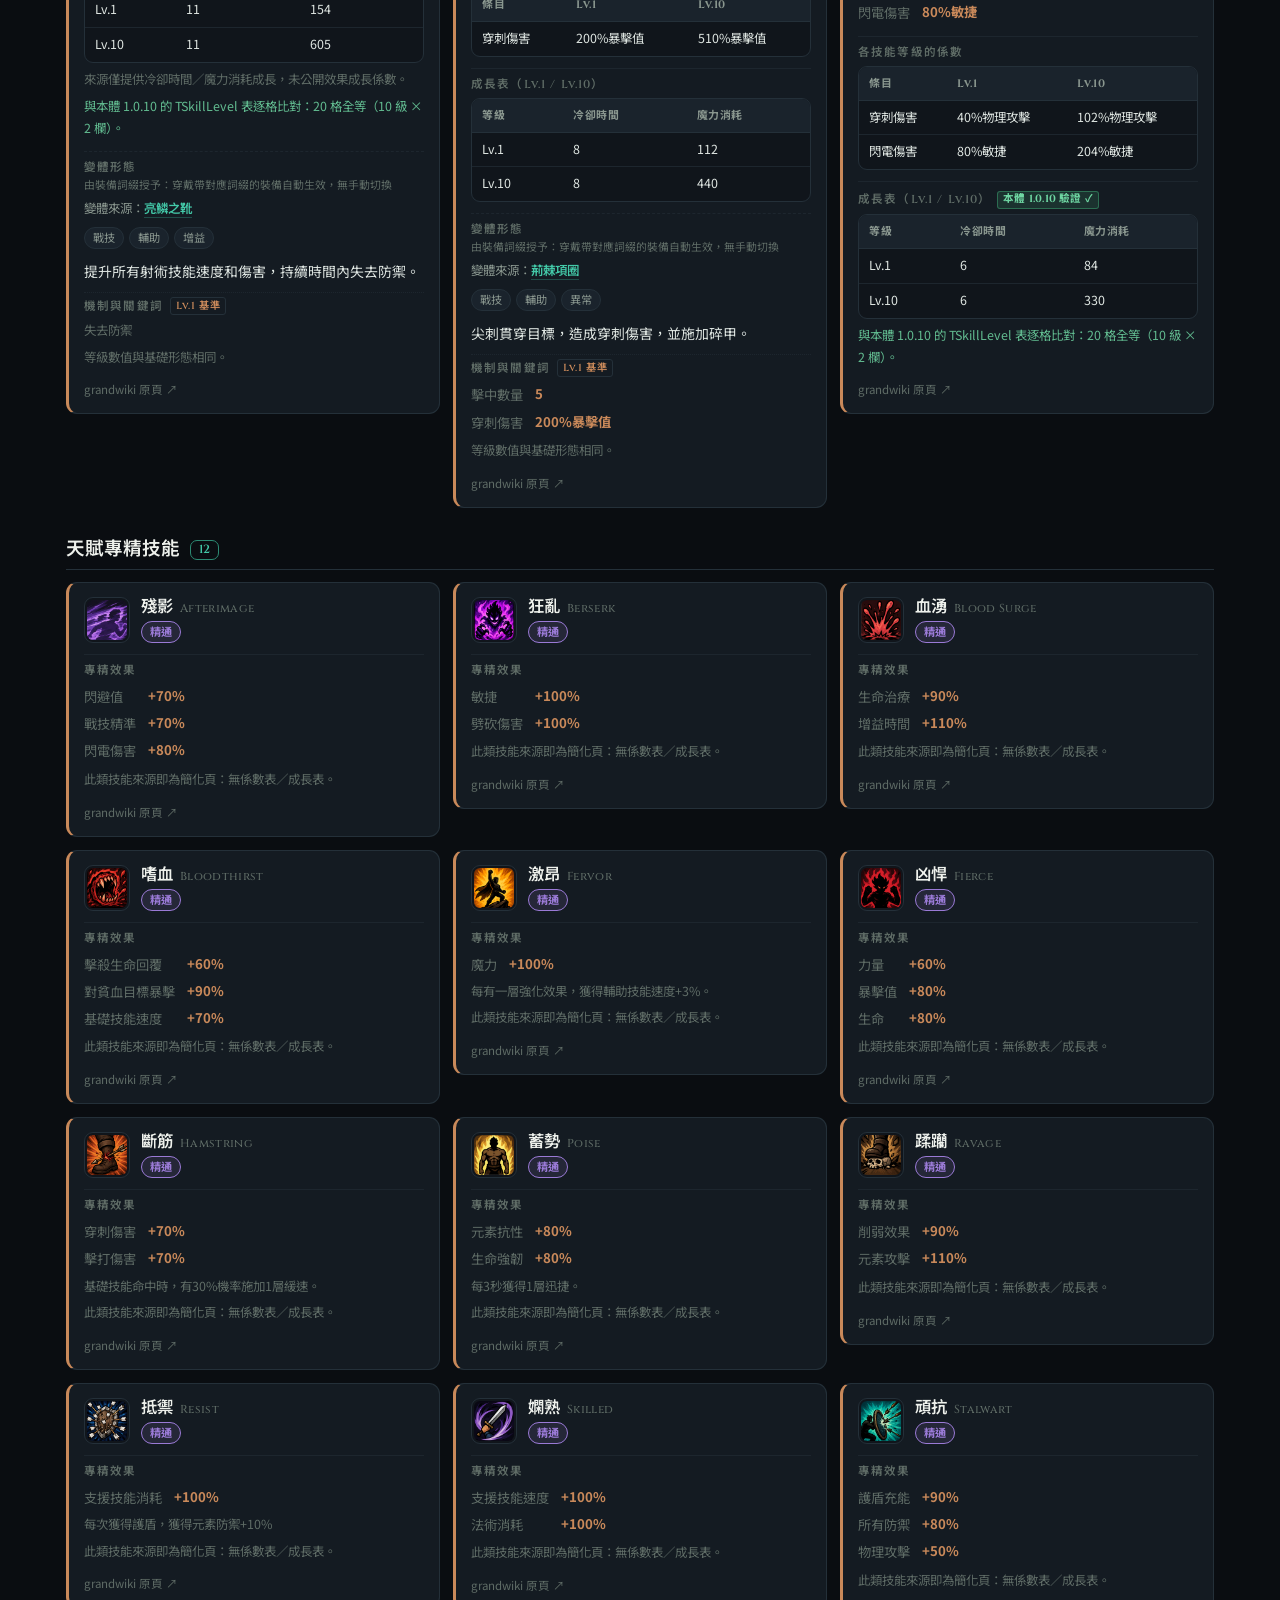
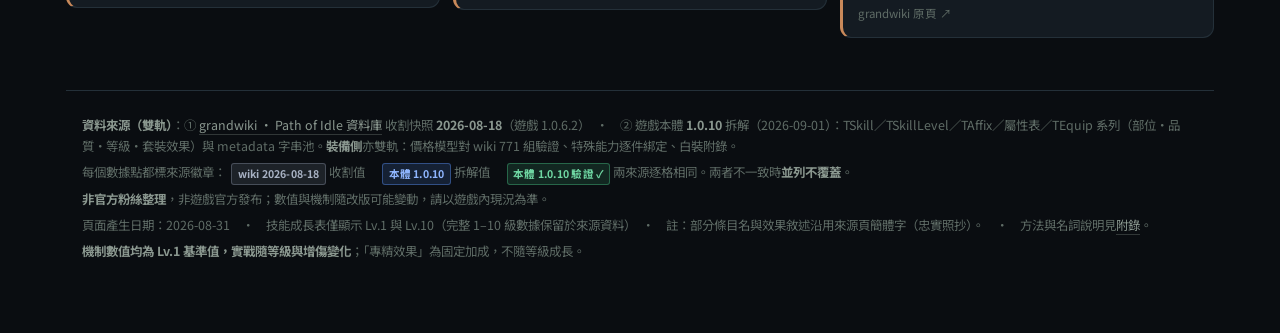
<file: db/skills-mercenary.html>
<!doctype html>
<html lang="zh-Hant">
<head>
<meta charset="utf-8">
<meta name="viewport" content="width=device-width, initial-scale=1">
<title>傭兵 技能 · Path of Idle 資料庫</title>
<link rel="preconnect" href="https://fonts.googleapis.com">
<link rel="preconnect" href="https://fonts.gstatic.com" crossorigin>
<link href="https://fonts.googleapis.com/css2?family=Cinzel:wght@500;600;700&family=Noto+Sans+TC:wght@400;500;700&display=swap" rel="stylesheet">
<link rel="stylesheet" href="db.css">
</head>
<body>
<div class="wrap">
<nav class="dbnav">
<a class="back" href="../index.html">← 回攻略</a>
<a href="index.html">資料庫首頁</a>
<a href="skills-warrior.html">戰士</a>
<a href="skills-hunter.html">獵人</a>
<a href="skills-mage.html">法師</a>
<a href="skills-cleric.html">神官</a>
<a href="skills-mercenary.html" class="on">傭兵</a>
<a href="skills-priest.html">祭司</a>
<a href="sets.html">套裝</a>
<a href="equipment.html">裝備</a>
<a href="runewords.html">符文之語</a>
<a href="appendix.html">附錄</a>
</nav>
<header class="phead c-mer"><div class="eyebrow">Skills · mercenary</div><h1>傭兵 技能</h1><p class="lead">27 個技能：基礎技能、天賦技能與天賦專精技能，含標籤、消耗、成長表與變體形態。</p></header>
<nav class="sknav" aria-label="技能頁導覽">
<a href="skills-all.html">全部技能</a>
<a href="skills-warrior.html">戰士</a>
<a href="skills-hunter.html">獵人</a>
<a href="skills-mage.html">法師</a>
<a href="skills-cleric.html">神官</a>
<a href="skills-mercenary.html" class="on">傭兵</a>
<a href="skills-priest.html">祭司</a>
</nav>
<div class="toolbar">
<div class="searchrow"><input id="q" type="search" placeholder="搜尋名稱／英文名／關鍵字…" autocomplete="off" aria-label="搜尋"><span class="cnt">顯示 <b id="count">27</b> / 27 個技能</span></div>
<div class="frow"><span class="flabel">分類</span>
<button class="fbtn on" data-k="cat" data-v="">全部</button>
<button class="fbtn" data-k="cat" data-v="base">基礎</button>
<button class="fbtn" data-k="cat" data-v="talent">天賦</button>
<button class="fbtn" data-k="cat" data-v="mastery">精通</button>
</div>
<div class="frow"><span class="flabel">標籤</span>
<button class="fbtn on" data-k="tags" data-v="">全部</button>
<button class="fbtn" data-k="tags" data-v="僕從">僕從</button>
<button class="fbtn" data-k="tags" data-v="光環">光環</button>
<button class="fbtn" data-k="tags" data-v="削弱">削弱</button>
<button class="fbtn" data-k="tags" data-v="圖騰">圖騰</button>
<button class="fbtn" data-k="tags" data-v="基礎">基礎</button>
<button class="fbtn" data-k="tags" data-v="增益">增益</button>
<button class="fbtn" data-k="tags" data-v="射術">射術</button>
<button class="fbtn" data-k="tags" data-v="強化">強化</button>
<button class="fbtn" data-k="tags" data-v="戰吼">戰吼</button>
<button class="fbtn" data-k="tags" data-v="戰技">戰技</button>
<button class="fbtn" data-k="tags" data-v="支援">支援</button>
<button class="fbtn" data-k="tags" data-v="法術">法術</button>
<button class="fbtn" data-k="tags" data-v="異常">異常</button>
<button class="fbtn" data-k="tags" data-v="精通">精通</button>
<button class="fbtn" data-k="tags" data-v="輔助">輔助</button>
</div>
</div>
<section class="grp" data-group><h2>基礎技能 <span class="n">3</span></h2><div class="grid"><article class="card sk c-mer" id="sk-fire-arrow" data-card data-cat="base" data-cls="傭兵" data-tags="戰技|基礎|射術" data-s="火焰箭 fire arrow 戰技 基礎 射術 射出火焰箭矢，造成穿刺傷害和火焰傷害。 fire-arrow">
<header class="ch">
<img class="ico" src="icons/talent_501103.png" alt="" width="46" height="46" loading="lazy">
<div class="ct"><h3 class="nm">火焰箭<span class="en">Fire Arrow</span></h3>
<div class="chips"><span class="chip cat cat-base">基礎</span><span class="chip tg">戰技</span><span class="chip tg">基礎</span><span class="chip tg">射術</span></div></div></header>
<dl class="stats"><dt>類型</dt><dd>攻擊</dd><dt>武器需求</dt><dd>弓箭</dd><dt>冷卻時間</dt><dd>1.1 s</dd><dt>施放距離</dt><dd>3.4 m</dd></dl>
<p class="desc">射出火焰箭矢，造成穿刺傷害和火焰傷害。</p>
<div class="sec mech"><h4>機制與關鍵詞<span class="lv1">Lv.1 基準</span></h4><dl class="mech-kv"><dt>擊中數量</dt><dd><b>2</b></dd><dt>穿刺傷害</dt><dd><b>60%敏捷</b></dd><dt>火焰傷害</dt><dd><b>30%元素攻擊</b></dd></dl></div>
<div class="sec coef"><h4 class="coefh">各技能等級的係數</h4><div class="tablecard"><table><thead><tr><th>條目</th><th>Lv.1</th><th>Lv.10</th></tr></thead><tbody><tr><td>穿刺傷害</td><td>60%敏捷</td><td>153%敏捷</td></tr><tr><td>火焰傷害</td><td>30%元素攻擊</td><td>76%元素攻擊</td></tr></tbody></table></div></div>
<div class="sec lvl"><h4>成長表（Lv.1 / Lv.10）<span class="sb ok" title="wiki 值與本體 1.0.10 拆解逐格相同">本體 1.0.10 驗證 ✓</span></h4><div class="tablecard"><table><thead><tr><th>等級</th><th>冷卻時間</th></tr></thead><tbody><tr><td>Lv.1</td><td>1.1</td></tr><tr><td>Lv.10</td><td>1.1</td></tr></tbody></table></div><p class="note ver">與本體 1.0.10 的 TSkillLevel 表逐格比對：10 格全等（10 級 × 1 欄）。</p></div>
<div class="sec var"><h4>變體形態<span class="vhint">由裝備詞綴授予：穿戴帶對應詞綴的裝備自動生效，無手動切換</span></h4>
<p class="vsrc">變體來源：<a href="equipment.html#eq-imbued-bow">灌能之弓</a></p>
<div class="chips"><span class="chip tg">戰技</span><span class="chip tg">基礎</span><span class="chip tg">射術</span></div>
<p class="desc">射出閃電箭矢，造成穿刺傷害和閃電傷害。</p>
<div class="sec mech vsub"><h4>機制與關鍵詞<span class="lv1">Lv.1 基準</span></h4><dl class="mech-kv"><dt>擊中數量</dt><dd><b>2</b></dd><dt>穿刺傷害</dt><dd><b>60%敏捷</b></dd><dt>閃電傷害</dt><dd><b>30%元素攻擊</b></dd></dl></div>

<p class="note">等級數值與基礎形態相同。</p>
</div>

<a class="src" href="https://pathofidle.grandwiki.com/zh-hant/skills/fire-arrow/" rel="noopener">grandwiki 原頁 ↗</a>
</article>
<article class="card sk c-mer" id="sk-shadow-strike" data-card data-cat="base" data-cls="傭兵" data-tags="戰技|基礎|強化" data-s="影襲 shadow strike 戰技 基礎 強化 突襲目標，造成穿刺傷害，並獲得1層迅捷。 shadow-strike">
<header class="ch">
<img class="ico" src="icons/talent_501102.png" alt="" width="46" height="46" loading="lazy">
<div class="ct"><h3 class="nm">影襲<span class="en">Shadow Strike</span></h3>
<div class="chips"><span class="chip cat cat-base">基礎</span><span class="chip tg">戰技</span><span class="chip tg">基礎</span><span class="chip tg">強化</span></div></div></header>
<dl class="stats"><dt>類型</dt><dd>攻擊</dd><dt>武器需求</dt><dd>刀劍 匕首</dd><dt>冷卻時間</dt><dd>0.8 s</dd><dt>施放距離</dt><dd>1.3 m</dd></dl>
<p class="desc">突襲目標，造成穿刺傷害，並獲得1層迅捷。</p>
<div class="sec mech"><h4>機制與關鍵詞<span class="lv1">Lv.1 基準</span></h4><dl class="mech-kv"><dt>擊中數量</dt><dd><b>1</b></dd><dt>穿刺傷害</dt><dd><b>80%物理攻擊</b></dd></dl></div>
<div class="sec coef"><h4 class="coefh">各技能等級的係數</h4><div class="tablecard"><table><thead><tr><th>條目</th><th>Lv.1</th><th>Lv.10</th></tr></thead><tbody><tr><td>穿刺傷害</td><td>80%物理攻擊</td><td>204%物理攻擊</td></tr></tbody></table></div></div>
<div class="sec lvl"><h4>成長表（Lv.1 / Lv.10）<span class="sb ok" title="wiki 值與本體 1.0.10 拆解逐格相同">本體 1.0.10 驗證 ✓</span></h4><div class="tablecard"><table><thead><tr><th>等級</th><th>冷卻時間</th></tr></thead><tbody><tr><td>Lv.1</td><td>0.8</td></tr><tr><td>Lv.10</td><td>0.8</td></tr></tbody></table></div><p class="note ver">與本體 1.0.10 的 TSkillLevel 表逐格比對：10 格全等（10 級 × 1 欄）。</p></div>

<a class="src" href="https://pathofidle.grandwiki.com/zh-hant/skills/shadow-strike/" rel="noopener">grandwiki 原頁 ↗</a>
</article>
<article class="card sk c-mer" id="sk-shockwave-mercenary" data-card data-cat="base" data-cls="傭兵" data-tags="戰技|基礎|增益" data-s="衝擊 shockwavemercenary · basic skill 戰技 基礎 增益 攻擊目標，造成擊打和劈砍傷害，獲得力量提升。 shockwave-mercenary">
<header class="ch">
<img class="ico" src="icons/talent_501101.png" alt="" width="46" height="46" loading="lazy">
<div class="ct"><h3 class="nm">衝擊<span class="en">ShockwaveMercenary · Basic skill</span></h3>
<div class="chips"><span class="chip cat cat-base">基礎</span><span class="chip tg">戰技</span><span class="chip tg">基礎</span><span class="chip tg">增益</span></div></div></header>
<dl class="stats"><dt>類型</dt><dd>攻擊</dd><dt>武器需求</dt><dd>戰錘 刀劍</dd><dt>冷卻時間</dt><dd>0.9 s</dd><dt>施放距離</dt><dd>1.2 m</dd></dl>
<p class="desc">攻擊目標，造成擊打和劈砍傷害，獲得力量提升。</p>
<div class="sec mech"><h4>機制與關鍵詞<span class="lv1">Lv.1 基準</span></h4><dl class="mech-kv"><dt>擊中數量</dt><dd><b>1</b></dd><dt>擊打傷害</dt><dd><b>30%物理攻擊</b></dd><dt>劈砍傷害</dt><dd><b>60%力量</b></dd></dl></div>
<div class="sec coef"><h4 class="coefh">各技能等級的係數</h4><div class="tablecard"><table><thead><tr><th>條目</th><th>Lv.1</th><th>Lv.10</th></tr></thead><tbody><tr><td>擊打傷害</td><td>30%物理攻擊</td><td>76%物理攻擊</td></tr><tr><td>劈砍傷害</td><td>60%力量</td><td>153%力量</td></tr></tbody></table></div></div>
<div class="sec lvl"><h4>成長表（Lv.1 / Lv.10）<span class="sb ok" title="wiki 值與本體 1.0.10 拆解逐格相同">本體 1.0.10 驗證 ✓</span></h4><div class="tablecard"><table><thead><tr><th>等級</th><th>冷卻時間</th></tr></thead><tbody><tr><td>Lv.1</td><td>0.9</td></tr><tr><td>Lv.10</td><td>0.9</td></tr></tbody></table></div><p class="note ver">與本體 1.0.10 的 TSkillLevel 表逐格比對：10 格全等（10 級 × 1 欄）。</p></div>
<div class="sec var"><h4>變體形態<span class="vhint">由裝備詞綴授予：穿戴帶對應詞綴的裝備自動生效，無手動切換</span></h4>
<p class="vsrc">變體來源：<a href="equipment.html#eq-frenzied-gauntlets">狂亂護手</a></p>
<div class="chips"><span class="chip tg">戰技</span><span class="chip tg">基礎</span><span class="chip tg">增益</span></div>
<p class="desc">攻擊目標，造成擊打和劈砍傷害，獲得敏捷提升。</p>
<div class="sec mech vsub"><h4>機制與關鍵詞<span class="lv1">Lv.1 基準</span></h4><dl class="mech-kv"><dt>擊中數量</dt><dd><b>1</b></dd><dt>擊打傷害</dt><dd><b>30%物理攻擊</b></dd><dt>劈砍傷害</dt><dd><b>60%力量</b></dd></dl></div>

<p class="note">等級數值與基礎形態相同。</p>
</div>

<a class="src" href="https://pathofidle.grandwiki.com/zh-hant/skills/shockwave-mercenary/" rel="noopener">grandwiki 原頁 ↗</a>
</article></div></section>
<section class="grp" data-group><h2>天賦技能 <span class="n">12</span></h2><div class="grid"><article class="card sk c-mer" id="sk-ballista-sentry" data-card data-cat="talent" data-cls="傭兵" data-tags="法術|支援|僕從" data-s="巨弩守衛 ballista sentry 法術 支援 僕從 部署巨弩守衛，發射穿透的箭矢，造成穿刺傷害和閃電傷害。 ballista-sentry">
<header class="ch">
<img class="ico" src="icons/talent_501210.png" alt="" width="46" height="46" loading="lazy">
<div class="ct"><h3 class="nm">巨弩守衛<span class="en">Ballista Sentry</span></h3>
<div class="chips"><span class="chip cat cat-talent">天賦</span><span class="chip tg">法術</span><span class="chip tg">支援</span><span class="chip tg">僕從</span></div></div></header>
<dl class="stats"><dt>類型</dt><dd>技能</dd><dt>魔力消耗</dt><dd>84</dd><dt>冷卻時間</dt><dd>6 s</dd><dt>施放距離</dt><dd>2.6 m</dd></dl>
<p class="desc">部署巨弩守衛，發射穿透的箭矢，造成穿刺傷害和閃電傷害。</p>
<div class="sec mech"><h4>機制與關鍵詞<span class="lv1">Lv.1 基準</span></h4><dl class="mech-kv"><dt>數量上限</dt><dd><b>2</b></dd><dt>持續時間</dt><dd><b>5秒</b></dd><dt>屬性繼承</dt><dd><b>45%</b></dd><dt>物理攻擊額外繼承</dt><dd><b>24%</b></dd><dt>元素攻擊額外繼承</dt><dd><b>24%</b></dd></dl></div>
<div class="sec lvl"><h4>成長表（Lv.1 / Lv.10）<span class="sb ok" title="wiki 值與本體 1.0.10 拆解逐格相同">本體 1.0.10 驗證 ✓</span></h4><div class="tablecard"><table><thead><tr><th>等級</th><th>冷卻時間</th><th>魔力消耗</th></tr></thead><tbody><tr><td>Lv.1</td><td>6</td><td>84</td></tr><tr><td>Lv.10</td><td>6</td><td>330</td></tr></tbody></table></div><p class="note">來源僅提供冷卻時間／魔力消耗成長，未公開效果成長係數。</p><p class="note ver">與本體 1.0.10 的 TSkillLevel 表逐格比對：20 格全等（10 級 × 2 欄）。</p></div>

<a class="src" href="https://pathofidle.grandwiki.com/zh-hant/skills/ballista-sentry/" rel="noopener">grandwiki 原頁 ↗</a>
</article>
<article class="card sk c-mer" id="sk-banner-of-struggle" data-card data-cat="talent" data-cls="傭兵" data-tags="法術|支援|強化|圖騰" data-s="抗爭之旗 banner of struggle 法術 支援 強化 圖騰 放下戰旗，每秒使友方獲得護盾，並獲得1層戰意。 數量上限：1 banner-of-struggle">
<header class="ch">
<img class="ico" src="icons/talent_501203.png" alt="" width="46" height="46" loading="lazy">
<div class="ct"><h3 class="nm">抗爭之旗<span class="en">Banner of Struggle</span></h3>
<div class="chips"><span class="chip cat cat-talent">天賦</span><span class="chip tg">法術</span><span class="chip tg">支援</span><span class="chip tg">強化</span><span class="chip tg">圖騰</span></div></div></header>
<dl class="stats"><dt>類型</dt><dd>技能</dd><dt>魔力消耗</dt><dd>168</dd><dt>冷卻時間</dt><dd>12 s</dd><dt>施放距離</dt><dd>3 m</dd></dl>
<p class="desc">放下戰旗，每秒使友方獲得護盾，並獲得1層戰意。 數量上限：1</p>
<div class="sec mech"><h4>機制與關鍵詞<span class="lv1">Lv.1 基準</span></h4><dl class="mech-kv"><dt>數量上限</dt><dd><b>1</b></dd><dt>友方數量</dt><dd><b>5</b></dd><dt>持續時間</dt><dd><b>3秒</b></dd><dt>護盾充能</dt><dd><b>30%物理攻擊</b></dd></dl></div>
<div class="sec coef"><h4 class="coefh">各技能等級的係數</h4><div class="tablecard"><table><thead><tr><th>條目</th><th>Lv.1</th><th>Lv.10</th></tr></thead><tbody><tr><td>護盾充能</td><td>30%物理攻擊</td><td>77%物理攻擊</td></tr></tbody></table></div></div>
<div class="sec lvl"><h4>成長表（Lv.1 / Lv.10）<span class="sb ok" title="wiki 值與本體 1.0.10 拆解逐格相同">本體 1.0.10 驗證 ✓</span></h4><div class="tablecard"><table><thead><tr><th>等級</th><th>冷卻時間</th><th>魔力消耗</th></tr></thead><tbody><tr><td>Lv.1</td><td>12</td><td>168</td></tr><tr><td>Lv.10</td><td>12</td><td>660</td></tr></tbody></table></div><p class="note ver">與本體 1.0.10 的 TSkillLevel 表逐格比對：20 格全等（10 級 × 2 欄）。</p></div>

<a class="src" href="https://pathofidle.grandwiki.com/zh-hant/skills/banner-of-struggle/" rel="noopener">grandwiki 原頁 ↗</a>
</article>
<article class="card sk c-mer" id="sk-barrage-fire" data-card data-cat="talent" data-cls="傭兵" data-tags="戰技|精通|射術" data-s="火力傾瀉 barrage fire 戰技 精通 射術 拋射火焰爆彈，造成擊打和火焰傷害，對緩速目標必定暴擊。 必定暴擊 （目標緩速時） barrage-fire">
<header class="ch">
<img class="ico" src="icons/talent_501209.png" alt="" width="46" height="46" loading="lazy">
<div class="ct"><h3 class="nm">火力傾瀉<span class="en">Barrage Fire</span></h3>
<div class="chips"><span class="chip cat cat-talent">天賦</span><span class="chip tg">戰技</span><span class="chip tg">精通</span><span class="chip tg">射術</span></div></div></header>
<dl class="stats"><dt>類型</dt><dd>技能</dd><dt>武器需求</dt><dd>弓箭</dd><dt>魔力消耗</dt><dd>84</dd><dt>冷卻時間</dt><dd>6 s</dd><dt>施放距離</dt><dd>3 m</dd></dl>
<p class="desc">拋射火焰爆彈，造成擊打和火焰傷害，對緩速目標必定暴擊。 必定暴擊 （目標緩速時）</p>
<div class="sec mech"><h4>機制與關鍵詞<span class="lv1">Lv.1 基準</span></h4><dl class="mech-kv"><dt>箭矢數量</dt><dd><b>16</b></dd><dt>擊中數量</dt><dd><b>1</b></dd><dt>擊打傷害</dt><dd><b>30%物理攻擊</b></dd><dt>火焰傷害</dt><dd><b>60%敏捷</b></dd></dl><p class="mech-note">必定暴擊 （目標緩速時）</p></div>
<div class="sec coef"><h4 class="coefh">各技能等級的係數</h4><div class="tablecard"><table><thead><tr><th>條目</th><th>Lv.1</th><th>Lv.10</th></tr></thead><tbody><tr><td>擊打傷害</td><td>30%物理攻擊</td><td>76%物理攻擊</td></tr><tr><td>火焰傷害</td><td>60%敏捷</td><td>153%敏捷</td></tr></tbody></table></div></div>
<div class="sec lvl"><h4>成長表（Lv.1 / Lv.10）<span class="sb ok" title="wiki 值與本體 1.0.10 拆解逐格相同">本體 1.0.10 驗證 ✓</span></h4><div class="tablecard"><table><thead><tr><th>等級</th><th>冷卻時間</th><th>魔力消耗</th></tr></thead><tbody><tr><td>Lv.1</td><td>6</td><td>84</td></tr><tr><td>Lv.10</td><td>6</td><td>330</td></tr></tbody></table></div><p class="note ver">與本體 1.0.10 的 TSkillLevel 表逐格比對：20 格全等（10 級 × 2 欄）。</p></div>

<a class="src" href="https://pathofidle.grandwiki.com/zh-hant/skills/barrage-fire/" rel="noopener">grandwiki 原頁 ↗</a>
</article>
<article class="card sk c-mer" id="sk-battle-cry" data-card data-cat="talent" data-cls="傭兵" data-tags="戰技|輔助|增益|戰吼" data-s="決戰怒吼 battle cry 戰技 輔助 增益 戰吼 發出怒吼，自身恢復生命，友方精通技能傷害提升，並免疫緩速效果。 免疫緩速效果 battle-cry">
<header class="ch">
<img class="ico" src="icons/talent_501204.png" alt="" width="46" height="46" loading="lazy">
<div class="ct"><h3 class="nm">決戰怒吼<span class="en">Battle Cry</span></h3>
<div class="chips"><span class="chip cat cat-talent">天賦</span><span class="chip tg">戰技</span><span class="chip tg">輔助</span><span class="chip tg">增益</span><span class="chip tg">戰吼</span></div></div></header>
<dl class="stats"><dt>類型</dt><dd>技能</dd><dt>魔力消耗</dt><dd>140</dd><dt>冷卻時間</dt><dd>10 s</dd><dt>施放距離</dt><dd>3 m</dd></dl>
<p class="desc">發出怒吼，自身恢復生命，友方精通技能傷害提升，並免疫緩速效果。 免疫緩速效果</p>
<div class="sec mech"><h4>機制與關鍵詞<span class="lv1">Lv.1 基準</span></h4><dl class="mech-kv"><dt>生命治療</dt><dd><b>90%物理防禦</b></dd><dt>友方數量</dt><dd><b>5</b></dd><dt>精通技能傷害提升</dt><dd><b>25% （持續6秒）</b></dd></dl></div>
<div class="sec coef"><h4 class="coefh">各技能等級的係數</h4><div class="tablecard"><table><thead><tr><th>條目</th><th>Lv.1</th><th>Lv.10</th></tr></thead><tbody><tr><td>生命治療</td><td>90%物理防禦</td><td>229%物理防禦</td></tr></tbody></table></div></div>
<div class="sec lvl"><h4>成長表（Lv.1 / Lv.10）<span class="sb ok" title="wiki 值與本體 1.0.10 拆解逐格相同">本體 1.0.10 驗證 ✓</span></h4><div class="tablecard"><table><thead><tr><th>等級</th><th>冷卻時間</th><th>魔力消耗</th></tr></thead><tbody><tr><td>Lv.1</td><td>10</td><td>140</td></tr><tr><td>Lv.10</td><td>10</td><td>550</td></tr></tbody></table></div><p class="note ver">與本體 1.0.10 的 TSkillLevel 表逐格比對：20 格全等（10 級 × 2 欄）。</p></div>

<a class="src" href="https://pathofidle.grandwiki.com/zh-hant/skills/battle-cry/" rel="noopener">grandwiki 原頁 ↗</a>
</article>
<article class="card sk c-mer" id="sk-death-s-mark" data-card data-cat="talent" data-cls="傭兵" data-tags="法術|輔助|削弱" data-s="死亡標記 death&#x27;s mark 法術 輔助 削弱 施加死亡的標記，造成穿刺傷害，降低目標閃避和穿刺抗性。 death-s-mark">
<header class="ch">
<img class="ico" src="icons/talent_501212.png" alt="" width="46" height="46" loading="lazy">
<div class="ct"><h3 class="nm">死亡標記<span class="en">Death&#x27;s Mark</span></h3>
<div class="chips"><span class="chip cat cat-talent">天賦</span><span class="chip tg">法術</span><span class="chip tg">輔助</span><span class="chip tg">削弱</span></div></div></header>
<dl class="stats"><dt>類型</dt><dd>技能</dd><dt>魔力消耗</dt><dd>126</dd><dt>冷卻時間</dt><dd>9 s</dd><dt>施放距離</dt><dd>3.8 m</dd></dl>
<p class="desc">施加死亡的標記，造成穿刺傷害，降低目標閃避和穿刺抗性。</p>
<div class="sec mech"><h4>機制與關鍵詞<span class="lv1">Lv.1 基準</span></h4><dl class="mech-kv"><dt>擊中數量</dt><dd><b>5</b></dd><dt>穿刺傷害</dt><dd><b>80%物理攻擊</b></dd><dt>穿刺抗性降低</dt><dd><b>15% （持續5秒）</b></dd></dl></div>
<div class="sec coef"><h4 class="coefh">各技能等級的係數</h4><div class="tablecard"><table><thead><tr><th>條目</th><th>Lv.1</th><th>Lv.10</th></tr></thead><tbody><tr><td>穿刺傷害</td><td>80%物理攻擊</td><td>204%物理攻擊</td></tr></tbody></table></div></div>
<div class="sec lvl"><h4>成長表（Lv.1 / Lv.10）<span class="sb ok" title="wiki 值與本體 1.0.10 拆解逐格相同">本體 1.0.10 驗證 ✓</span></h4><div class="tablecard"><table><thead><tr><th>等級</th><th>冷卻時間</th><th>魔力消耗</th></tr></thead><tbody><tr><td>Lv.1</td><td>9</td><td>126</td></tr><tr><td>Lv.10</td><td>9</td><td>495</td></tr></tbody></table></div><p class="note ver">與本體 1.0.10 的 TSkillLevel 表逐格比對：20 格全等（10 級 × 2 欄）。</p></div>

<a class="src" href="https://pathofidle.grandwiki.com/zh-hant/skills/death-s-mark/" rel="noopener">grandwiki 原頁 ↗</a>
</article>
<article class="card sk c-mer" id="sk-death-s-wind" data-card data-cat="talent" data-cls="傭兵" data-tags="戰技|精通" data-s="死亡之風 death&#x27;s wind 戰技 精通 發射一道旋風，對路徑上的敵人造成劈砍和穿刺傷害。 death-s-wind">
<header class="ch">
<img class="ico" src="icons/talent_501202.png" alt="" width="46" height="46" loading="lazy">
<div class="ct"><h3 class="nm">死亡之風<span class="en">Death&#x27;s Wind</span></h3>
<div class="chips"><span class="chip cat cat-talent">天賦</span><span class="chip tg">戰技</span><span class="chip tg">精通</span></div></div></header>
<dl class="stats"><dt>類型</dt><dd>技能</dd><dt>武器需求</dt><dd>刀劍 匕首</dd><dt>魔力消耗</dt><dd>84</dd><dt>冷卻時間</dt><dd>6 s</dd><dt>施放距離</dt><dd>2 m</dd></dl>
<p class="desc">發射一道旋風，對路徑上的敵人造成劈砍和穿刺傷害。</p>
<div class="sec mech"><h4>機制與關鍵詞<span class="lv1">Lv.1 基準</span></h4><dl class="mech-kv"><dt>擊中數量</dt><dd><b>4</b></dd><dt>劈砍傷害</dt><dd><b>160%力量</b></dd><dt>穿刺傷害</dt><dd><b>80%物理攻擊</b></dd></dl></div>
<div class="sec coef"><h4 class="coefh">各技能等級的係數</h4><div class="tablecard"><table><thead><tr><th>條目</th><th>Lv.1</th><th>Lv.10</th></tr></thead><tbody><tr><td>劈砍傷害</td><td>160%力量</td><td>408%力量</td></tr><tr><td>穿刺傷害</td><td>80%物理攻擊</td><td>204%物理攻擊</td></tr></tbody></table></div></div>
<div class="sec lvl"><h4>成長表（Lv.1 / Lv.10）<span class="sb ok" title="wiki 值與本體 1.0.10 拆解逐格相同">本體 1.0.10 驗證 ✓</span></h4><div class="tablecard"><table><thead><tr><th>等級</th><th>冷卻時間</th><th>魔力消耗</th></tr></thead><tbody><tr><td>Lv.1</td><td>6</td><td>84</td></tr><tr><td>Lv.10</td><td>6</td><td>330</td></tr></tbody></table></div><p class="note ver">與本體 1.0.10 的 TSkillLevel 表逐格比對：20 格全等（10 級 × 2 欄）。</p></div>
<div class="sec var"><h4>變體形態<span class="vhint">由裝備詞綴授予：穿戴帶對應詞綴的裝備自動生效，無手動切換</span></h4>
<p class="vsrc">變體來源：<a href="equipment.html#eq-sandstorm-ring">沙暴之戒</a></p>
<div class="chips"><span class="chip tg">戰技</span><span class="chip tg">精通</span><span class="chip tg">削弱</span></div>
<p class="desc">發射一道旋風，對路徑上的敵人造成劈砍傷害，並降低目標暴擊值。</p>
<div class="sec mech vsub"><h4>機制與關鍵詞<span class="lv1">Lv.1 基準</span></h4><dl class="mech-kv"><dt>擊中數量</dt><dd><b>4</b></dd><dt>劈砍傷害</dt><dd><b>160%力量</b></dd></dl></div>

<p class="note">等級數值與基礎形態相同。</p>
</div>

<a class="src" href="https://pathofidle.grandwiki.com/zh-hant/skills/death-s-wind/" rel="noopener">grandwiki 原頁 ↗</a>
</article>
<article class="card sk c-mer" id="sk-double-strike" data-card data-cat="talent" data-cls="傭兵" data-tags="戰技|精通" data-s="雙重打擊 double strike 戰技 精通 連續打擊目標，造成劈砍傷害和擊打傷害，使用相同類型武器時傷害額外提升。 傷害提升：50% （武器類型相同時） double-strike">
<header class="ch">
<img class="ico" src="icons/talent_501201.png" alt="" width="46" height="46" loading="lazy">
<div class="ct"><h3 class="nm">雙重打擊<span class="en">Double Strike</span></h3>
<div class="chips"><span class="chip cat cat-talent">天賦</span><span class="chip tg">戰技</span><span class="chip tg">精通</span></div></div></header>
<dl class="stats"><dt>類型</dt><dd>技能</dd><dt>武器需求</dt><dd>戰錘 刀劍</dd><dt>魔力消耗</dt><dd>56</dd><dt>冷卻時間</dt><dd>4 s</dd><dt>施放距離</dt><dd>1.4 m</dd></dl>
<p class="desc">連續打擊目標，造成劈砍傷害和擊打傷害，使用相同類型武器時傷害額外提升。 傷害提升：50% （武器類型相同時）</p>
<div class="sec mech"><h4>機制與關鍵詞<span class="lv1">Lv.1 基準</span></h4><dl class="mech-kv"><dt>擊中數量</dt><dd><b>2</b></dd><dt>擊中次數</dt><dd><b>2</b></dd><dt>擊打傷害</dt><dd><b>40%物理防禦</b></dd><dt>劈砍傷害</dt><dd><b>40%物理攻擊</b></dd><dt>傷害提升</dt><dd><b>50% （武器類型相同時）</b></dd></dl></div>
<div class="sec coef"><h4 class="coefh">各技能等級的係數</h4><div class="tablecard"><table><thead><tr><th>條目</th><th>Lv.1</th><th>Lv.10</th></tr></thead><tbody><tr><td>擊打傷害</td><td>40%物理防禦</td><td>102%物理防禦</td></tr><tr><td>劈砍傷害</td><td>40%物理攻擊</td><td>102%物理攻擊</td></tr></tbody></table></div></div>
<div class="sec lvl"><h4>成長表（Lv.1 / Lv.10）<span class="sb ok" title="wiki 值與本體 1.0.10 拆解逐格相同">本體 1.0.10 驗證 ✓</span></h4><div class="tablecard"><table><thead><tr><th>等級</th><th>冷卻時間</th><th>魔力消耗</th></tr></thead><tbody><tr><td>Lv.1</td><td>4</td><td>56</td></tr><tr><td>Lv.10</td><td>4</td><td>220</td></tr></tbody></table></div><p class="note ver">與本體 1.0.10 的 TSkillLevel 表逐格比對：20 格全等（10 級 × 2 欄）。</p></div>

<a class="src" href="https://pathofidle.grandwiki.com/zh-hant/skills/double-strike/" rel="noopener">grandwiki 原頁 ↗</a>
</article>
<article class="card sk c-mer" id="sk-heartseeker" data-card data-cat="talent" data-cls="傭兵" data-tags="戰技|精通" data-s="覓心一擊 heartseeker 戰技 精通 突刺目標，造成穿刺傷害，並偷取生命。 heartseeker">
<header class="ch">
<img class="ico" src="icons/talent_501207.png" alt="" width="46" height="46" loading="lazy">
<div class="ct"><h3 class="nm">覓心一擊<span class="en">Heartseeker</span></h3>
<div class="chips"><span class="chip cat cat-talent">天賦</span><span class="chip tg">戰技</span><span class="chip tg">精通</span></div></div></header>
<dl class="stats"><dt>類型</dt><dd>技能</dd><dt>武器需求</dt><dd>刀劍 匕首</dd><dt>魔力消耗</dt><dd>56</dd><dt>冷卻時間</dt><dd>4 s</dd><dt>施放距離</dt><dd>1.2 m</dd></dl>
<p class="desc">突刺目標，造成穿刺傷害，並偷取生命。</p>
<div class="sec mech"><h4>機制與關鍵詞<span class="lv1">Lv.1 基準</span></h4><dl class="mech-kv"><dt>擊中數量</dt><dd><b>3</b></dd><dt>穿刺傷害</dt><dd><b>100%物理攻擊</b></dd><dt>生命治療</dt><dd><b>24%暴擊值</b></dd></dl></div>
<div class="sec coef"><h4 class="coefh">各技能等級的係數</h4><div class="tablecard"><table><thead><tr><th>條目</th><th>Lv.1</th><th>Lv.10</th></tr></thead><tbody><tr><td>穿刺傷害</td><td>100%物理攻擊</td><td>255%物理攻擊</td></tr><tr><td>生命治療</td><td>24%暴擊值</td><td>61%暴擊值</td></tr></tbody></table></div></div>
<div class="sec lvl"><h4>成長表（Lv.1 / Lv.10）<span class="sb ok" title="wiki 值與本體 1.0.10 拆解逐格相同">本體 1.0.10 驗證 ✓</span></h4><div class="tablecard"><table><thead><tr><th>等級</th><th>冷卻時間</th><th>魔力消耗</th></tr></thead><tbody><tr><td>Lv.1</td><td>4</td><td>56</td></tr><tr><td>Lv.10</td><td>4</td><td>220</td></tr></tbody></table></div><p class="note ver">與本體 1.0.10 的 TSkillLevel 表逐格比對：20 格全等（10 級 × 2 欄）。</p></div>

<a class="src" href="https://pathofidle.grandwiki.com/zh-hant/skills/heartseeker/" rel="noopener">grandwiki 原頁 ↗</a>
</article>
<article class="card sk c-mer" id="sk-killing-aura" data-card data-cat="talent" data-cls="傭兵" data-tags="戰技|輔助|光環" data-s="殺戮光環 killing aura 戰技 輔助 光環 所有友方獲得物理攻擊提升和对普通敌人暴擊提升。 killing-aura">
<header class="ch">
<img class="ico" src="icons/talent_501208.png" alt="" width="46" height="46" loading="lazy">
<div class="ct"><h3 class="nm">殺戮光環<span class="en">Killing Aura</span></h3>
<div class="chips"><span class="chip cat cat-talent">天賦</span><span class="chip tg">戰技</span><span class="chip tg">輔助</span><span class="chip tg">光環</span></div></div></header>
<dl class="stats"><dt>類型</dt><dd>技能</dd><dt>冷卻時間</dt><dd>0 s</dd><dt>施放距離</dt><dd>9 m</dd></dl>
<p class="desc">所有友方獲得物理攻擊提升和对普通敌人暴擊提升。</p>
<div class="sec mech"><h4>機制與關鍵詞<span class="lv1">Lv.1 基準</span></h4><p class="note">來源未提供機制數據。</p></div>
<div class="sec lvl"><h4>成長表（Lv.1 / Lv.10）<span class="sb ok" title="wiki 值與本體 1.0.10 拆解逐格相同">本體 1.0.10 驗證 ✓</span></h4><div class="tablecard"><table><thead><tr><th>等級</th><th>生命保留</th></tr></thead><tbody><tr><td>Lv.1</td><td>20</td></tr><tr><td>Lv.10</td><td>30</td></tr></tbody></table></div><p class="note">來源僅提供保留量成長，未公開效果成長係數。</p><p class="note ver">與本體 1.0.10 的 TSkillLevel 表逐格比對：10 格全等（10 級 × 1 欄）。</p></div>
<div class="sec var"><h4>變體形態<span class="vhint">由裝備詞綴授予：穿戴帶對應詞綴的裝備自動生效，無手動切換</span></h4>
<p class="vsrc">變體來源：<a href="equipment.html#eq-demonhide">惡魔之皮</a></p>
<div class="chips"><span class="chip tg">戰技</span><span class="chip tg">輔助</span><span class="chip tg">光環</span></div>
<p class="desc">所有友方獲得元素攻擊提升和对普通敌人暴擊提升。</p>

<p class="note">等級數值與基礎形態相同。</p>
</div>
<div class="sec var corevar conflict"><h4>變體詞綴文案並列 <span class="sb core">本體 1.0.10</span></h4><p class="vsrc">本體詞綴存在，<b>來源裝備 wiki 未載明</b>；wiki 最相近的一條在 <a href="equipment.html#eq-demonhide">惡魔之皮</a>（相似度 87%）</p><dl class="stats cmp"><dt>wiki 2026-08-18</dt><dd>【佣兵】技能【殺戮光環】不再提升物理攻擊,而是提升元素攻擊。</dd><dt>本體 1.0.10</dt><dd>【傭兵】技能【殺戮光環】不再提升物理攻擊，而是提升敏捷。</dd></dl><p class="note">兩來源文案不同且無法判定是同一條的修訂、還是第二個變體，故並列不覆蓋；本體版本較新（metadata 字串池）。</p></div>
<a class="src" href="https://pathofidle.grandwiki.com/zh-hant/skills/killing-aura/" rel="noopener">grandwiki 原頁 ↗</a>
</article>
<article class="card sk c-mer" id="sk-rapid-fire" data-card data-cat="talent" data-cls="傭兵" data-tags="戰技|輔助|增益" data-s="極速射擊 rapid fire 戰技 輔助 增益 提升所有射術技能速度和傷害，持續時間內失去精準。 失去精準 rapid-fire">
<header class="ch">
<img class="ico" src="icons/talent_501211.png" alt="" width="46" height="46" loading="lazy">
<div class="ct"><h3 class="nm">極速射擊<span class="en">Rapid Fire</span></h3>
<div class="chips"><span class="chip cat cat-talent">天賦</span><span class="chip tg">戰技</span><span class="chip tg">輔助</span><span class="chip tg">增益</span></div></div></header>
<dl class="stats"><dt>類型</dt><dd>技能</dd><dt>魔力消耗</dt><dd>154</dd><dt>冷卻時間</dt><dd>11 s</dd><dt>施放距離</dt><dd>3.6 m</dd></dl>
<p class="desc">提升所有射術技能速度和傷害，持續時間內失去精準。 失去精準</p>
<div class="sec mech"><h4>機制與關鍵詞<span class="lv1">Lv.1 基準</span></h4><p class="mech-note">失去精準</p></div>
<div class="sec lvl"><h4>成長表（Lv.1 / Lv.10）<span class="sb ok" title="wiki 值與本體 1.0.10 拆解逐格相同">本體 1.0.10 驗證 ✓</span></h4><div class="tablecard"><table><thead><tr><th>等級</th><th>冷卻時間</th><th>魔力消耗</th></tr></thead><tbody><tr><td>Lv.1</td><td>11</td><td>154</td></tr><tr><td>Lv.10</td><td>11</td><td>605</td></tr></tbody></table></div><p class="note">來源僅提供冷卻時間／魔力消耗成長，未公開效果成長係數。</p><p class="note ver">與本體 1.0.10 的 TSkillLevel 表逐格比對：20 格全等（10 級 × 2 欄）。</p></div>
<div class="sec var"><h4>變體形態<span class="vhint">由裝備詞綴授予：穿戴帶對應詞綴的裝備自動生效，無手動切換</span></h4>
<p class="vsrc">變體來源：<a href="equipment.html#eq-brightscale-boots">亮鱗之靴</a></p>
<div class="chips"><span class="chip tg">戰技</span><span class="chip tg">輔助</span><span class="chip tg">增益</span></div>
<p class="desc">提升所有射術技能速度和傷害，持續時間內失去防禦。</p>
<div class="sec mech vsub"><h4>機制與關鍵詞<span class="lv1">Lv.1 基準</span></h4><p class="mech-note">失去防禦</p></div>

<p class="note">等級數值與基礎形態相同。</p>
</div>

<a class="src" href="https://pathofidle.grandwiki.com/zh-hant/skills/rapid-fire/" rel="noopener">grandwiki 原頁 ↗</a>
</article>
<article class="card sk c-mer" id="sk-spike-trap" data-card data-cat="talent" data-cls="傭兵" data-tags="戰技|輔助|異常" data-s="尖刺陷阱 spike trap 戰技 輔助 異常 尖刺貫穿目標，造成穿刺傷害，並施加緩速。 spike-trap">
<header class="ch">
<img class="ico" src="icons/talent_501206.png" alt="" width="46" height="46" loading="lazy">
<div class="ct"><h3 class="nm">尖刺陷阱<span class="en">Spike Trap</span></h3>
<div class="chips"><span class="chip cat cat-talent">天賦</span><span class="chip tg">戰技</span><span class="chip tg">輔助</span><span class="chip tg">異常</span></div></div></header>
<dl class="stats"><dt>類型</dt><dd>技能</dd><dt>武器需求</dt><dd>刀劍 匕首 弓箭</dd><dt>魔力消耗</dt><dd>112</dd><dt>冷卻時間</dt><dd>8 s</dd><dt>施放距離</dt><dd>3 m</dd></dl>
<p class="desc">尖刺貫穿目標，造成穿刺傷害，並施加緩速。</p>
<div class="sec mech"><h4>機制與關鍵詞<span class="lv1">Lv.1 基準</span></h4><dl class="mech-kv"><dt>擊中數量</dt><dd><b>5</b></dd><dt>穿刺傷害</dt><dd><b>200%暴擊值</b></dd></dl></div>
<div class="sec coef"><h4 class="coefh">各技能等級的係數</h4><div class="tablecard"><table><thead><tr><th>條目</th><th>Lv.1</th><th>Lv.10</th></tr></thead><tbody><tr><td>穿刺傷害</td><td>200%暴擊值</td><td>510%暴擊值</td></tr></tbody></table></div></div>
<div class="sec lvl"><h4>成長表（Lv.1 / Lv.10）</h4><div class="tablecard"><table><thead><tr><th>等級</th><th>冷卻時間</th><th>魔力消耗</th></tr></thead><tbody><tr><td>Lv.1</td><td>8</td><td>112</td></tr><tr><td>Lv.10</td><td>8</td><td>440</td></tr></tbody></table></div></div>
<div class="sec var"><h4>變體形態<span class="vhint">由裝備詞綴授予：穿戴帶對應詞綴的裝備自動生效，無手動切換</span></h4>
<p class="vsrc">變體來源：<a href="equipment.html#eq-thorn-collar">荊棘項圈</a></p>
<div class="chips"><span class="chip tg">戰技</span><span class="chip tg">輔助</span><span class="chip tg">異常</span></div>
<p class="desc">尖刺貫穿目標，造成穿刺傷害，並施加碎甲。</p>
<div class="sec mech vsub"><h4>機制與關鍵詞<span class="lv1">Lv.1 基準</span></h4><dl class="mech-kv"><dt>擊中數量</dt><dd><b>5</b></dd><dt>穿刺傷害</dt><dd><b>200%暴擊值</b></dd></dl></div>

<p class="note">等級數值與基礎形態相同。</p>
</div>

<a class="src" href="https://pathofidle.grandwiki.com/zh-hant/skills/spike-trap/" rel="noopener">grandwiki 原頁 ↗</a>
</article>
<article class="card sk c-mer" id="sk-swift-thunder-slash" data-card data-cat="talent" data-cls="傭兵" data-tags="戰技|精通" data-s="迅雷斬 swift thunder slash 戰技 精通 斬擊目標區域3次，造成穿刺和閃電傷害，每2層迅捷增加1次斬擊。 swift-thunder-slash">
<header class="ch">
<img class="ico" src="icons/talent_501205.png" alt="" width="46" height="46" loading="lazy">
<div class="ct"><h3 class="nm">迅雷斬<span class="en">Swift Thunder Slash</span></h3>
<div class="chips"><span class="chip cat cat-talent">天賦</span><span class="chip tg">戰技</span><span class="chip tg">精通</span></div></div></header>
<dl class="stats"><dt>類型</dt><dd>技能</dd><dt>武器需求</dt><dd>刀劍 匕首</dd><dt>魔力消耗</dt><dd>84</dd><dt>冷卻時間</dt><dd>6 s</dd><dt>施放距離</dt><dd>1.5 m</dd></dl>
<p class="desc">斬擊目標區域3次，造成穿刺和閃電傷害，每2層迅捷增加1次斬擊。</p>
<div class="sec mech"><h4>機制與關鍵詞<span class="lv1">Lv.1 基準</span></h4><dl class="mech-kv"><dt>擊中數量</dt><dd><b>2</b></dd><dt>斬擊次數</dt><dd><b>3</b></dd><dt>穿刺傷害</dt><dd><b>40%物理攻擊</b></dd><dt>閃電傷害</dt><dd><b>80%敏捷</b></dd></dl></div>
<div class="sec coef"><h4 class="coefh">各技能等級的係數</h4><div class="tablecard"><table><thead><tr><th>條目</th><th>Lv.1</th><th>Lv.10</th></tr></thead><tbody><tr><td>穿刺傷害</td><td>40%物理攻擊</td><td>102%物理攻擊</td></tr><tr><td>閃電傷害</td><td>80%敏捷</td><td>204%敏捷</td></tr></tbody></table></div></div>
<div class="sec lvl"><h4>成長表（Lv.1 / Lv.10）<span class="sb ok" title="wiki 值與本體 1.0.10 拆解逐格相同">本體 1.0.10 驗證 ✓</span></h4><div class="tablecard"><table><thead><tr><th>等級</th><th>冷卻時間</th><th>魔力消耗</th></tr></thead><tbody><tr><td>Lv.1</td><td>6</td><td>84</td></tr><tr><td>Lv.10</td><td>6</td><td>330</td></tr></tbody></table></div><p class="note ver">與本體 1.0.10 的 TSkillLevel 表逐格比對：20 格全等（10 級 × 2 欄）。</p></div>

<a class="src" href="https://pathofidle.grandwiki.com/zh-hant/skills/swift-thunder-slash/" rel="noopener">grandwiki 原頁 ↗</a>
</article></div></section>
<section class="grp" data-group><h2>天賦專精技能 <span class="n">12</span></h2><div class="grid"><article class="card sk c-mer" id="sk-afterimage" data-card data-cat="mastery" data-cls="傭兵" data-tags="" data-s="殘影 afterimage afterimage">
<header class="ch">
<img class="ico" src="icons/talent_502011.png" alt="" width="46" height="46" loading="lazy">
<div class="ct"><h3 class="nm">殘影<span class="en">Afterimage</span></h3>
<div class="chips"><span class="chip cat cat-mastery">精通</span></div></div></header>

<div class="sec mech"><h4>專精效果</h4><dl class="mech-kv"><dt>閃避值</dt><dd><b>+70%</b></dd><dt>戰技精準</dt><dd><b>+70%</b></dd><dt>閃電傷害</dt><dd><b>+80%</b></dd></dl><p class="note">此類技能來源即為簡化頁：無係數表／成長表。</p></div>


<a class="src" href="https://pathofidle.grandwiki.com/zh-hant/skills/afterimage/" rel="noopener">grandwiki 原頁 ↗</a>
</article>
<article class="card sk c-mer" id="sk-berserk" data-card data-cat="mastery" data-cls="傭兵" data-tags="" data-s="狂亂 berserk berserk">
<header class="ch">
<img class="ico" src="icons/talent_502004.png" alt="" width="46" height="46" loading="lazy">
<div class="ct"><h3 class="nm">狂亂<span class="en">Berserk</span></h3>
<div class="chips"><span class="chip cat cat-mastery">精通</span></div></div></header>

<div class="sec mech"><h4>專精效果</h4><dl class="mech-kv"><dt>敏捷</dt><dd><b>+100%</b></dd><dt>劈砍傷害</dt><dd><b>+100%</b></dd></dl><p class="note">此類技能來源即為簡化頁：無係數表／成長表。</p></div>


<a class="src" href="https://pathofidle.grandwiki.com/zh-hant/skills/berserk/" rel="noopener">grandwiki 原頁 ↗</a>
</article>
<article class="card sk c-mer" id="sk-blood-surge" data-card data-cat="mastery" data-cls="傭兵" data-tags="" data-s="血湧 blood surge blood-surge">
<header class="ch">
<img class="ico" src="icons/talent_502003.png" alt="" width="46" height="46" loading="lazy">
<div class="ct"><h3 class="nm">血湧<span class="en">Blood Surge</span></h3>
<div class="chips"><span class="chip cat cat-mastery">精通</span></div></div></header>

<div class="sec mech"><h4>專精效果</h4><dl class="mech-kv"><dt>生命治療</dt><dd><b>+90%</b></dd><dt>增益時間</dt><dd><b>+110%</b></dd></dl><p class="note">此類技能來源即為簡化頁：無係數表／成長表。</p></div>


<a class="src" href="https://pathofidle.grandwiki.com/zh-hant/skills/blood-surge/" rel="noopener">grandwiki 原頁 ↗</a>
</article>
<article class="card sk c-mer" id="sk-bloodthirst" data-card data-cat="mastery" data-cls="傭兵" data-tags="" data-s="嗜血 bloodthirst bloodthirst">
<header class="ch">
<img class="ico" src="icons/talent_502009.png" alt="" width="46" height="46" loading="lazy">
<div class="ct"><h3 class="nm">嗜血<span class="en">Bloodthirst</span></h3>
<div class="chips"><span class="chip cat cat-mastery">精通</span></div></div></header>

<div class="sec mech"><h4>專精效果</h4><dl class="mech-kv"><dt>擊殺生命回覆</dt><dd><b>+60%</b></dd><dt>對貧血目標暴擊</dt><dd><b>+90%</b></dd><dt>基礎技能速度</dt><dd><b>+70%</b></dd></dl><p class="note">此類技能來源即為簡化頁：無係數表／成長表。</p></div>


<a class="src" href="https://pathofidle.grandwiki.com/zh-hant/skills/bloodthirst/" rel="noopener">grandwiki 原頁 ↗</a>
</article>
<article class="card sk c-mer" id="sk-fervor" data-card data-cat="mastery" data-cls="傭兵" data-tags="" data-s="激昂 fervor fervor">
<header class="ch">
<img class="ico" src="icons/talent_502010.png" alt="" width="46" height="46" loading="lazy">
<div class="ct"><h3 class="nm">激昂<span class="en">Fervor</span></h3>
<div class="chips"><span class="chip cat cat-mastery">精通</span></div></div></header>

<div class="sec mech"><h4>專精效果</h4><dl class="mech-kv"><dt>魔力</dt><dd><b>+100%</b></dd></dl><p class="mech-note">每有一層強化效果，獲得輔助技能速度+3%。</p><p class="note">此類技能來源即為簡化頁：無係數表／成長表。</p></div>


<a class="src" href="https://pathofidle.grandwiki.com/zh-hant/skills/fervor/" rel="noopener">grandwiki 原頁 ↗</a>
</article>
<article class="card sk c-mer" id="sk-fierce" data-card data-cat="mastery" data-cls="傭兵" data-tags="" data-s="凶悍 fierce fierce">
<header class="ch">
<img class="ico" src="icons/talent_502001.png" alt="" width="46" height="46" loading="lazy">
<div class="ct"><h3 class="nm">凶悍<span class="en">Fierce</span></h3>
<div class="chips"><span class="chip cat cat-mastery">精通</span></div></div></header>

<div class="sec mech"><h4>專精效果</h4><dl class="mech-kv"><dt>力量</dt><dd><b>+60%</b></dd><dt>暴擊值</dt><dd><b>+80%</b></dd><dt>生命</dt><dd><b>+80%</b></dd></dl><p class="note">此類技能來源即為簡化頁：無係數表／成長表。</p></div>


<a class="src" href="https://pathofidle.grandwiki.com/zh-hant/skills/fierce/" rel="noopener">grandwiki 原頁 ↗</a>
</article>
<article class="card sk c-mer" id="sk-hamstring" data-card data-cat="mastery" data-cls="傭兵" data-tags="" data-s="斷筋 hamstring hamstring">
<header class="ch">
<img class="ico" src="icons/talent_502005.png" alt="" width="46" height="46" loading="lazy">
<div class="ct"><h3 class="nm">斷筋<span class="en">Hamstring</span></h3>
<div class="chips"><span class="chip cat cat-mastery">精通</span></div></div></header>

<div class="sec mech"><h4>專精效果</h4><dl class="mech-kv"><dt>穿刺傷害</dt><dd><b>+70%</b></dd><dt>擊打傷害</dt><dd><b>+70%</b></dd></dl><p class="mech-note">基礎技能命中時，有30%機率施加1層緩速。</p><p class="note">此類技能來源即為簡化頁：無係數表／成長表。</p></div>


<a class="src" href="https://pathofidle.grandwiki.com/zh-hant/skills/hamstring/" rel="noopener">grandwiki 原頁 ↗</a>
</article>
<article class="card sk c-mer" id="sk-poise" data-card data-cat="mastery" data-cls="傭兵" data-tags="" data-s="蓄勢 poise poise">
<header class="ch">
<img class="ico" src="icons/talent_502007.png" alt="" width="46" height="46" loading="lazy">
<div class="ct"><h3 class="nm">蓄勢<span class="en">Poise</span></h3>
<div class="chips"><span class="chip cat cat-mastery">精通</span></div></div></header>

<div class="sec mech"><h4>專精效果</h4><dl class="mech-kv"><dt>元素抗性</dt><dd><b>+80%</b></dd><dt>生命強韌</dt><dd><b>+80%</b></dd></dl><p class="mech-note">每3秒獲得1層迅捷。</p><p class="note">此類技能來源即為簡化頁：無係數表／成長表。</p></div>


<a class="src" href="https://pathofidle.grandwiki.com/zh-hant/skills/poise/" rel="noopener">grandwiki 原頁 ↗</a>
</article>
<article class="card sk c-mer" id="sk-ravage" data-card data-cat="mastery" data-cls="傭兵" data-tags="" data-s="蹂躪 ravage ravage">
<header class="ch">
<img class="ico" src="icons/talent_502006.png" alt="" width="46" height="46" loading="lazy">
<div class="ct"><h3 class="nm">蹂躪<span class="en">Ravage</span></h3>
<div class="chips"><span class="chip cat cat-mastery">精通</span></div></div></header>

<div class="sec mech"><h4>專精效果</h4><dl class="mech-kv"><dt>削弱效果</dt><dd><b>+90%</b></dd><dt>元素攻擊</dt><dd><b>+110%</b></dd></dl><p class="note">此類技能來源即為簡化頁：無係數表／成長表。</p></div>


<a class="src" href="https://pathofidle.grandwiki.com/zh-hant/skills/ravage/" rel="noopener">grandwiki 原頁 ↗</a>
</article>
<article class="card sk c-mer" id="sk-resist" data-card data-cat="mastery" data-cls="傭兵" data-tags="" data-s="抵禦 resist resist">
<header class="ch">
<img class="ico" src="icons/talent_502012.png" alt="" width="46" height="46" loading="lazy">
<div class="ct"><h3 class="nm">抵禦<span class="en">Resist</span></h3>
<div class="chips"><span class="chip cat cat-mastery">精通</span></div></div></header>

<div class="sec mech"><h4>專精效果</h4><dl class="mech-kv"><dt>支援技能消耗</dt><dd><b>+100%</b></dd></dl><p class="mech-note">每次獲得護盾，獲得元素防禦+10%</p><p class="note">此類技能來源即為簡化頁：無係數表／成長表。</p></div>


<a class="src" href="https://pathofidle.grandwiki.com/zh-hant/skills/resist/" rel="noopener">grandwiki 原頁 ↗</a>
</article>
<article class="card sk c-mer" id="sk-skilled" data-card data-cat="mastery" data-cls="傭兵" data-tags="" data-s="嫻熟 skilled skilled">
<header class="ch">
<img class="ico" src="icons/talent_502008.png" alt="" width="46" height="46" loading="lazy">
<div class="ct"><h3 class="nm">嫻熟<span class="en">Skilled</span></h3>
<div class="chips"><span class="chip cat cat-mastery">精通</span></div></div></header>

<div class="sec mech"><h4>專精效果</h4><dl class="mech-kv"><dt>支援技能速度</dt><dd><b>+100%</b></dd><dt>法術消耗</dt><dd><b>+100%</b></dd></dl><p class="note">此類技能來源即為簡化頁：無係數表／成長表。</p></div>


<a class="src" href="https://pathofidle.grandwiki.com/zh-hant/skills/skilled/" rel="noopener">grandwiki 原頁 ↗</a>
</article>
<article class="card sk c-mer" id="sk-stalwart" data-card data-cat="mastery" data-cls="傭兵" data-tags="" data-s="頑抗 stalwart stalwart">
<header class="ch">
<img class="ico" src="icons/talent_502002.png" alt="" width="46" height="46" loading="lazy">
<div class="ct"><h3 class="nm">頑抗<span class="en">Stalwart</span></h3>
<div class="chips"><span class="chip cat cat-mastery">精通</span></div></div></header>

<div class="sec mech"><h4>專精效果</h4><dl class="mech-kv"><dt>護盾充能</dt><dd><b>+90%</b></dd><dt>所有防禦</dt><dd><b>+80%</b></dd><dt>物理攻擊</dt><dd><b>+50%</b></dd></dl><p class="note">此類技能來源即為簡化頁：無係數表／成長表。</p></div>


<a class="src" href="https://pathofidle.grandwiki.com/zh-hant/skills/stalwart/" rel="noopener">grandwiki 原頁 ↗</a>
</article></div></section>
<p id="empty" class="empty" hidden>沒有符合條件的技能。</p>
<footer class="dbfoot">
  <p><b>資料來源（雙軌）</b>：①&nbsp;<a href="https://pathofidle.grandwiki.com/zh-hant/" rel="noopener">grandwiki · Path of Idle 資料庫</a> 收割快照 <b>2026-08-18</b>（遊戲 1.0.6.2）　·　②&nbsp;遊戲本體 <b>1.0.10</b> 拆解（2026-09-01）：TSkill／TSkillLevel／TAffix／屬性表／TEquip 系列（部位・品質・等級・套裝效果）與 metadata 字串池。<b>裝備側</b>亦雙軌：價格模型對 wiki 771 組驗證、特殊能力逐件綁定、白裝附錄。</p>
  <p>每個數據點都標來源徽章：<span class="sb wiki">wiki 2026-08-18</span> 收割值　<span class="sb core">本體 1.0.10</span> 拆解值　<span class="sb ok">本體 1.0.10 驗證 ✓</span> 兩來源逐格相同。兩者不一致時<b>並列不覆蓋</b>。</p>
  <p><b>非官方粉絲整理</b>，非遊戲官方發布；數值與機制隨改版可能變動，請以遊戲內現況為準。</p>
  <p>頁面產生日期：2026-08-31　·　技能成長表僅顯示 Lv.1 與 Lv.10（完整 1–10 級數據保留於來源資料）　·　註：部分條目名與效果敘述沿用來源頁簡體字（忠實照抄）。　·　方法與名詞說明見<a href="appendix.html">附錄</a>。</p>
  <p><b>機制數值均為 Lv.1 基準值，實戰隨等級與增傷變化</b>；「專精效果」為固定加成，不隨等級成長。</p>
</footer>
</div>
<script>
(function(){
  var q=document.getElementById('q');
  var cards=Array.prototype.slice.call(document.querySelectorAll('[data-card]'));
  var groups=Array.prototype.slice.call(document.querySelectorAll('[data-group]'));
  var cnt=document.getElementById('count');
  var sel={};   // sel[維度鍵]={值:true,...}：各維度已選 chip（複選）
  function anySel(){for(var k in sel){for(var v in sel[k]){if(sel[k][v])return true;}}return false;}
  function apply(){
    var t=q?q.value.trim().toLowerCase():'';
    var any=anySel();
    var n=0;
    for(var i=0;i<cards.length;i++){
      var c=cards[i],ok=true;
      if(any){
        ok=false;
        for(var k in sel){
          var vals=(c.getAttribute('data-'+k)||'').split('|');
          for(var v in sel[k]){
            if(sel[k][v]&&vals.indexOf(v)>=0){ok=true;break;}
          }
          if(ok)break;
        }
      }
      if(ok&&t){ok=(c.getAttribute('data-s')||'').indexOf(t)>=0;}
      c.hidden=!ok; if(ok)n++;
    }
    for(var g=0;g<groups.length;g++){
      var vis=false,gc=groups[g].querySelectorAll('[data-card]');
      for(var j=0;j<gc.length;j++){if(!gc[j].hidden){vis=true;break;}}
      groups[g].hidden=!vis;
    }
    if(cnt)cnt.textContent=n;
    var empty=document.getElementById('empty'); if(empty)empty.hidden=(n>0);
  }
  var btns=Array.prototype.slice.call(document.querySelectorAll('.fbtn'));
  function syncBtns(){
    var any=anySel();
    btns.forEach(function(o){
      var k=o.getAttribute('data-k'),v=o.getAttribute('data-v');
      var on=v?!!(sel[k]&&sel[k][v]):!any;   // 「全部」鈕在無選時亮
      o.classList.toggle('on',on);
      o.setAttribute('aria-pressed',on?'true':'false');
    });
  }
  if(q)q.addEventListener('input',apply);
  btns.forEach(function(b){
    b.addEventListener('click',function(){
      var k=b.getAttribute('data-k'),v=b.getAttribute('data-v');
      if(!v){sel={};}                        // 「全部／清除」：重置所有 chip
      else{
        if(!sel[k])sel[k]={};
        if(sel[k][v])delete sel[k][v]; else sel[k][v]=true;
      }
      syncBtns();
      apply();
    });
  });
  syncBtns();
  apply();
})();
</script>
</body>
</html>
</file>
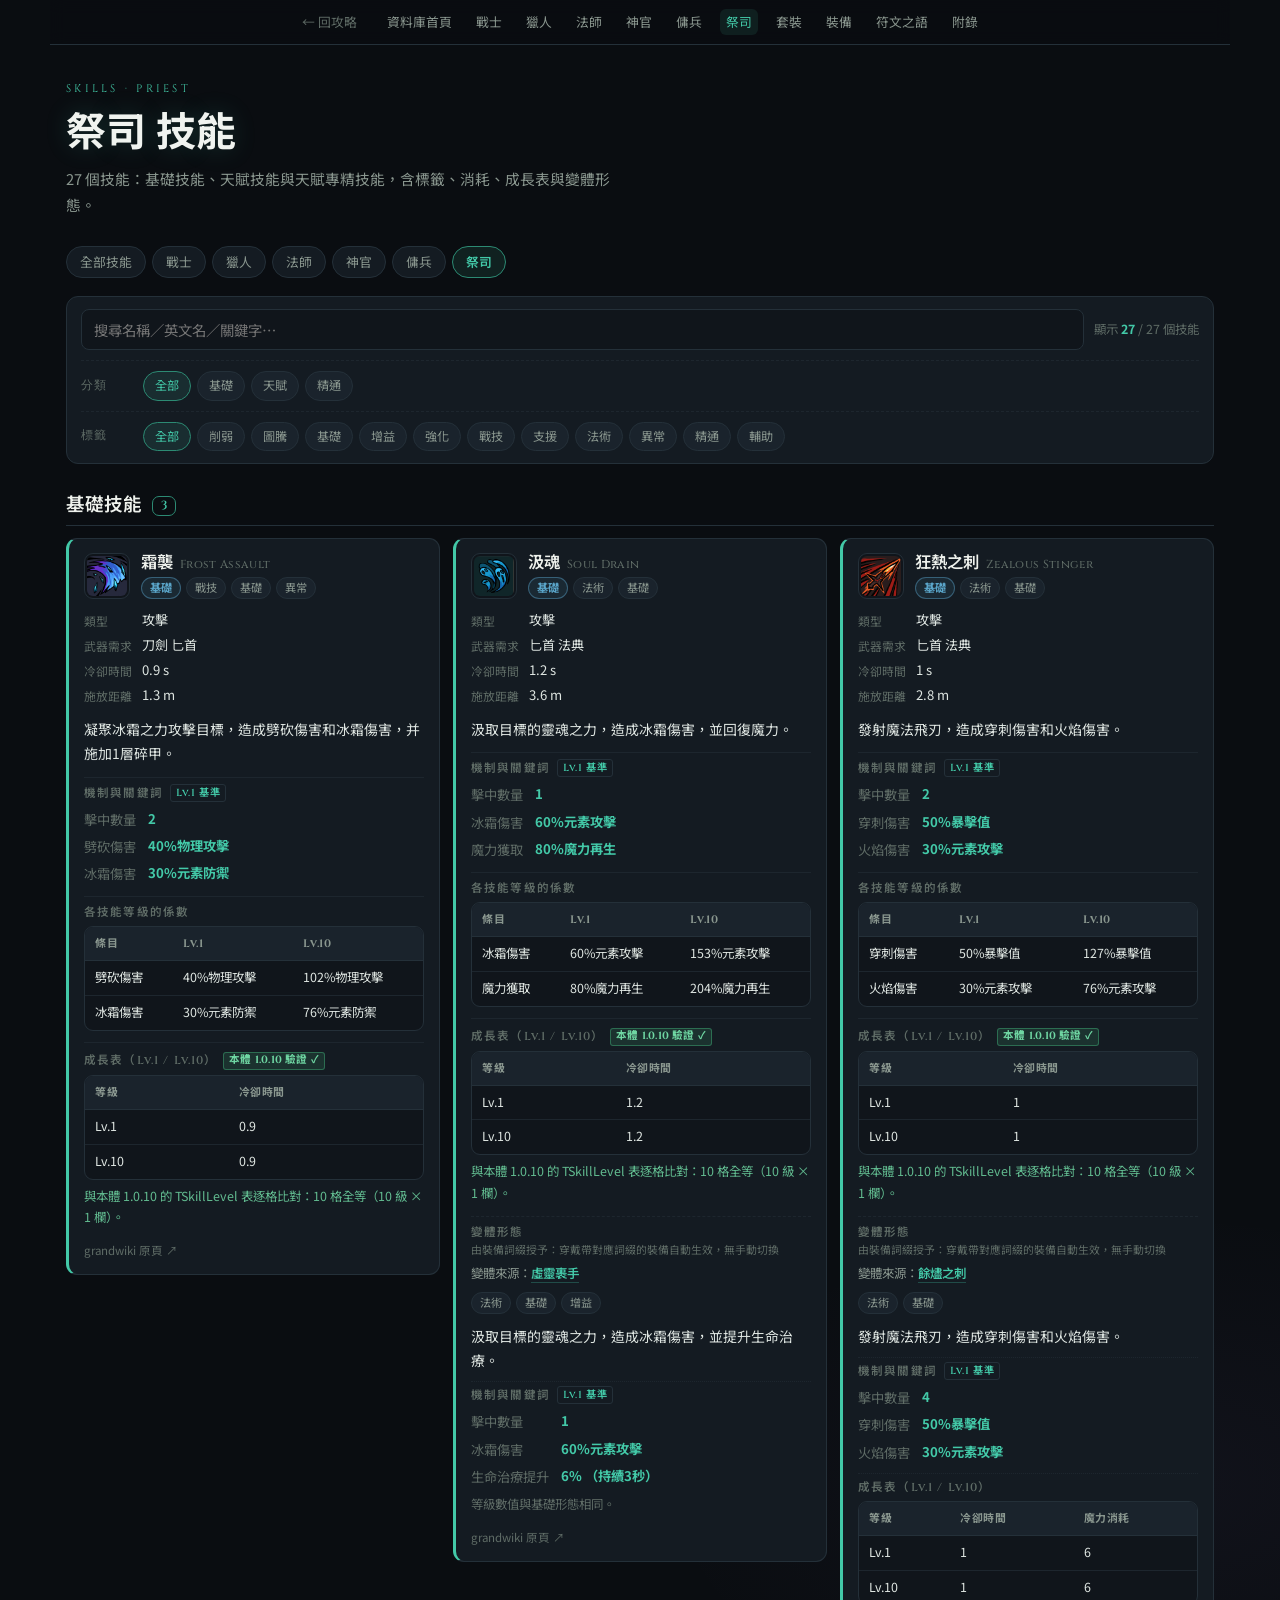
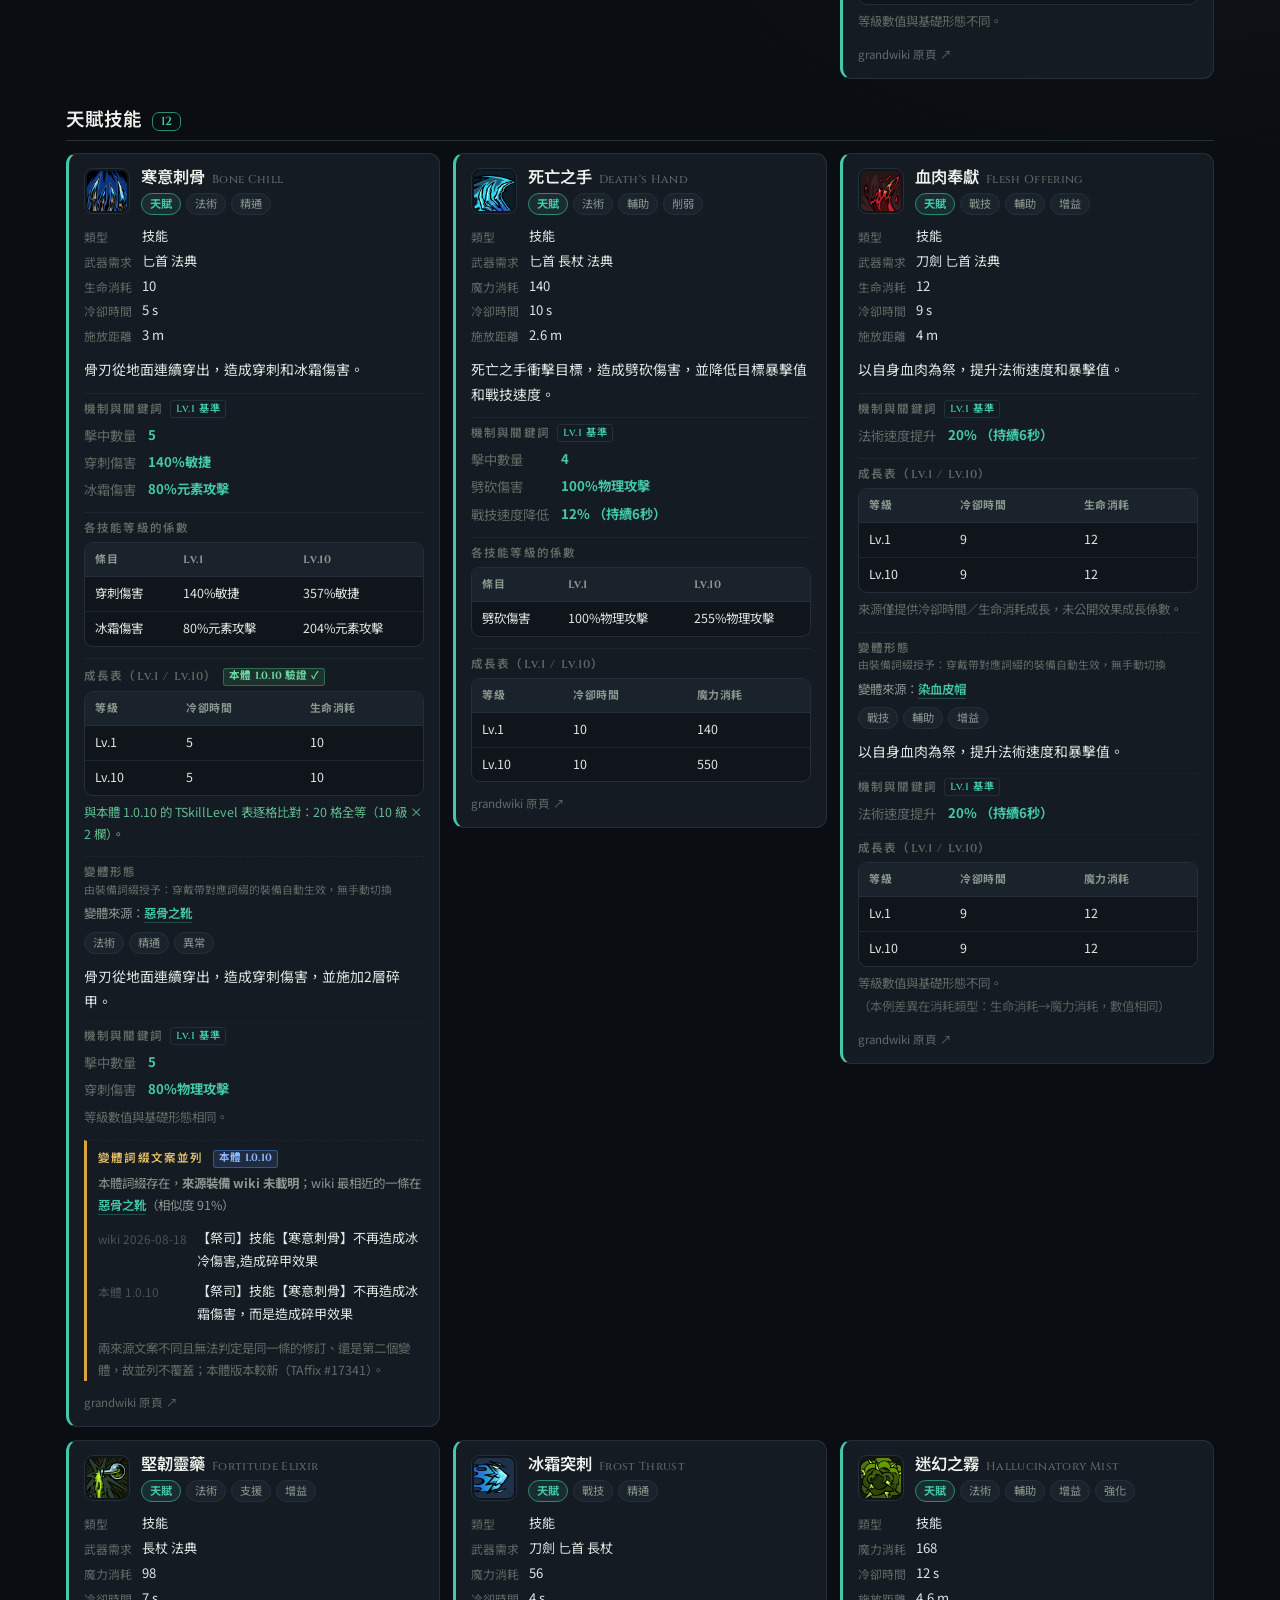
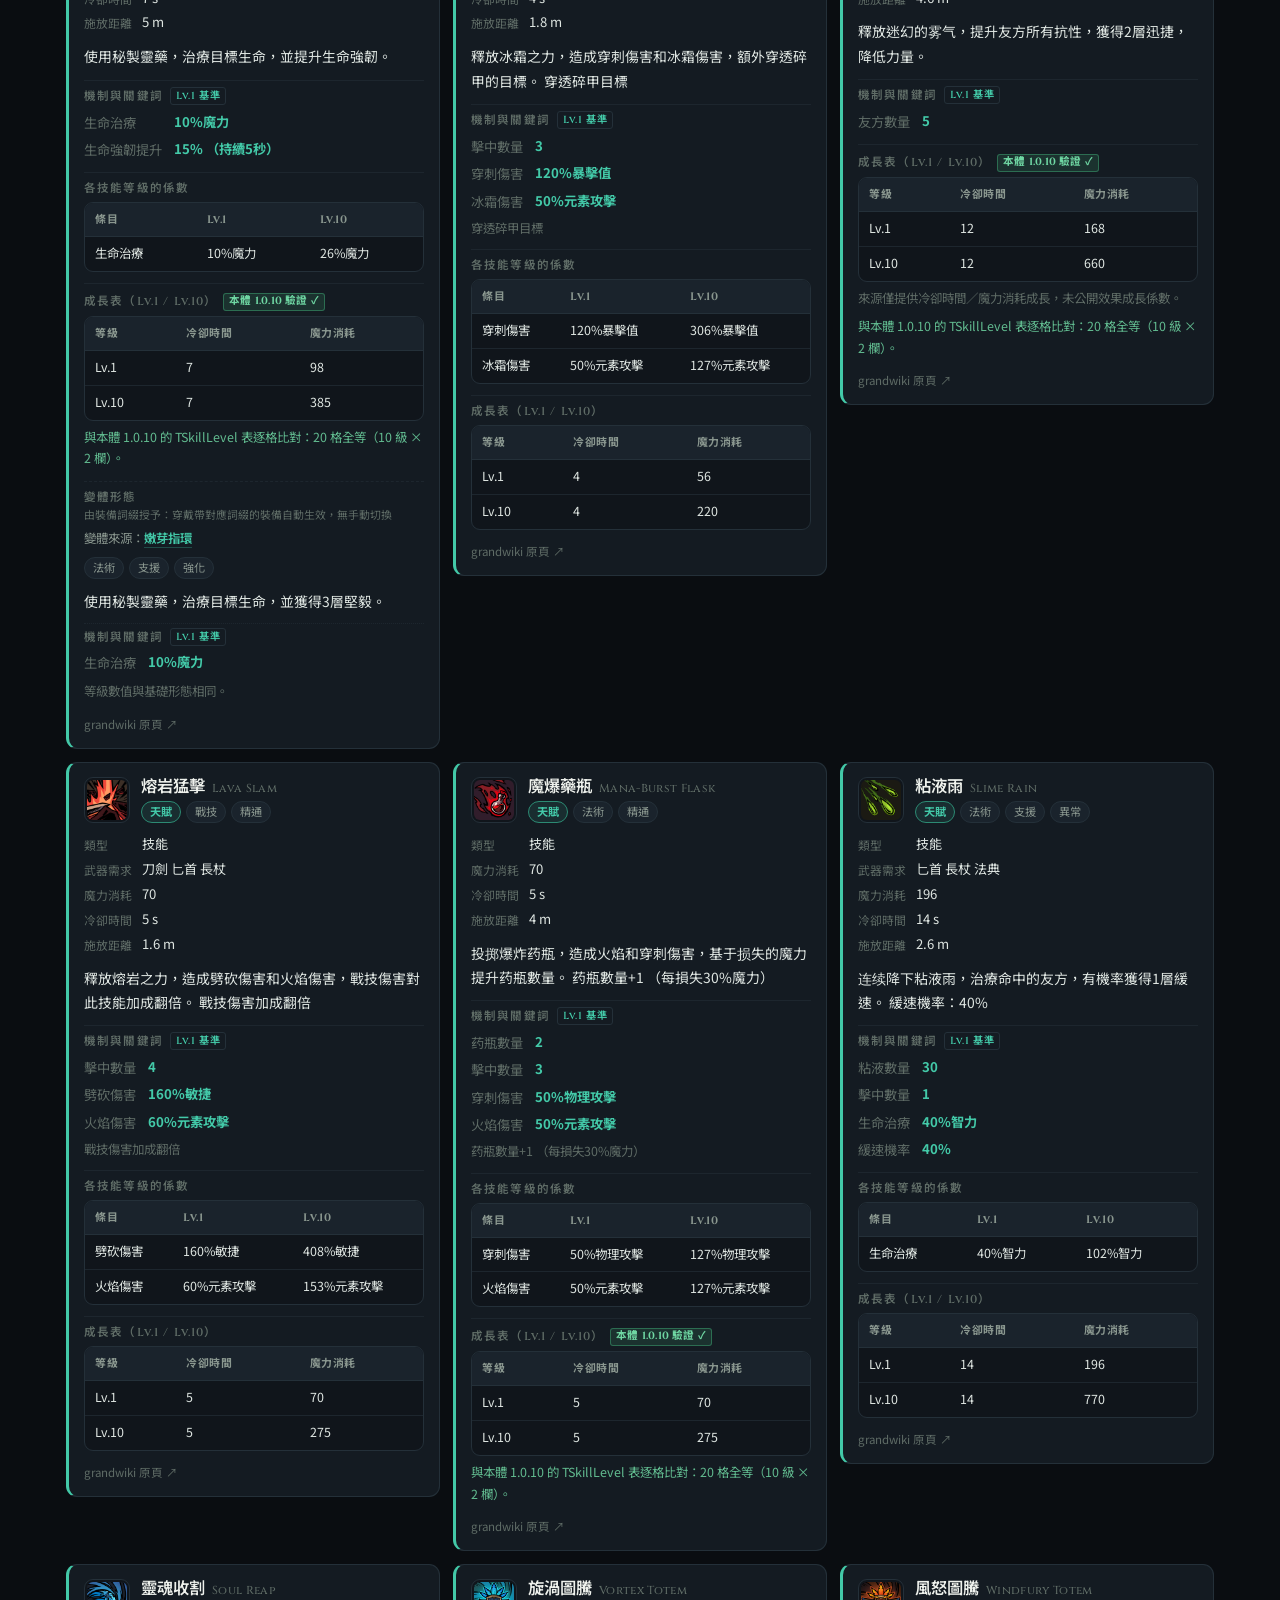
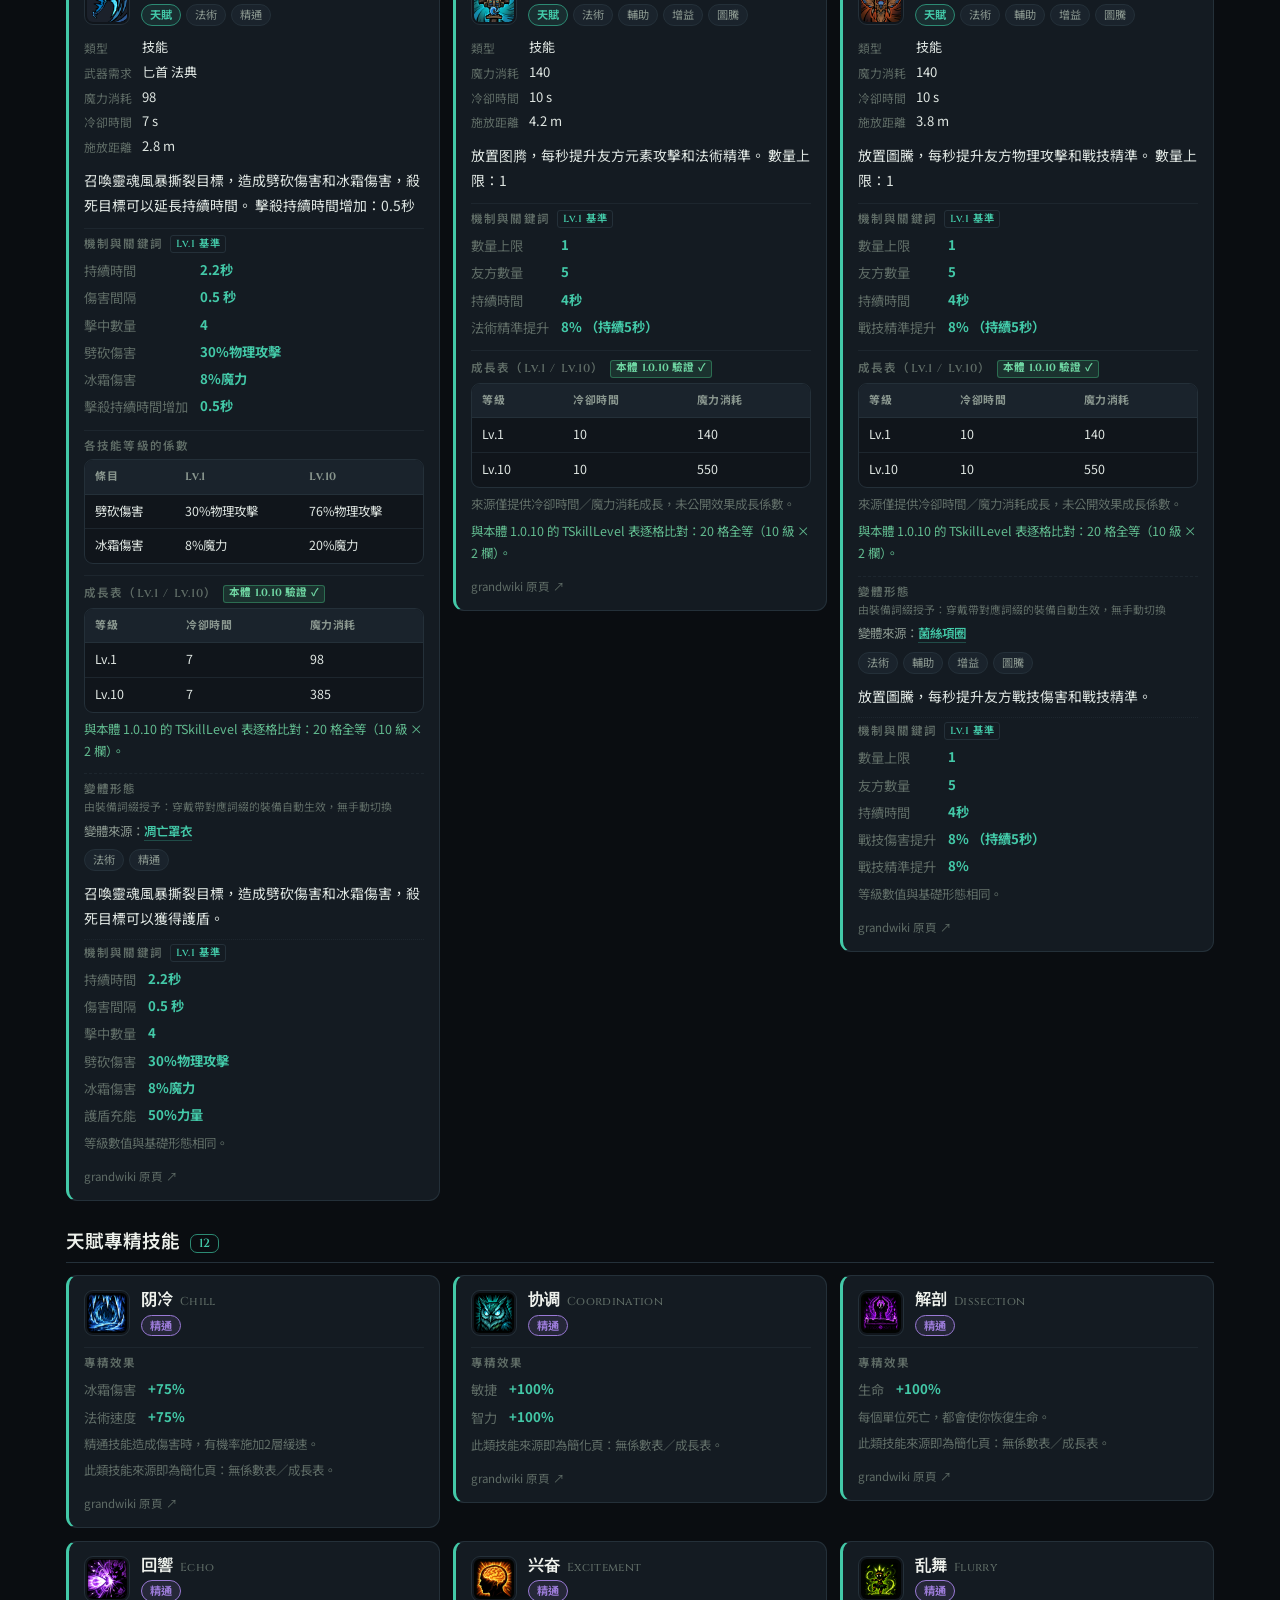
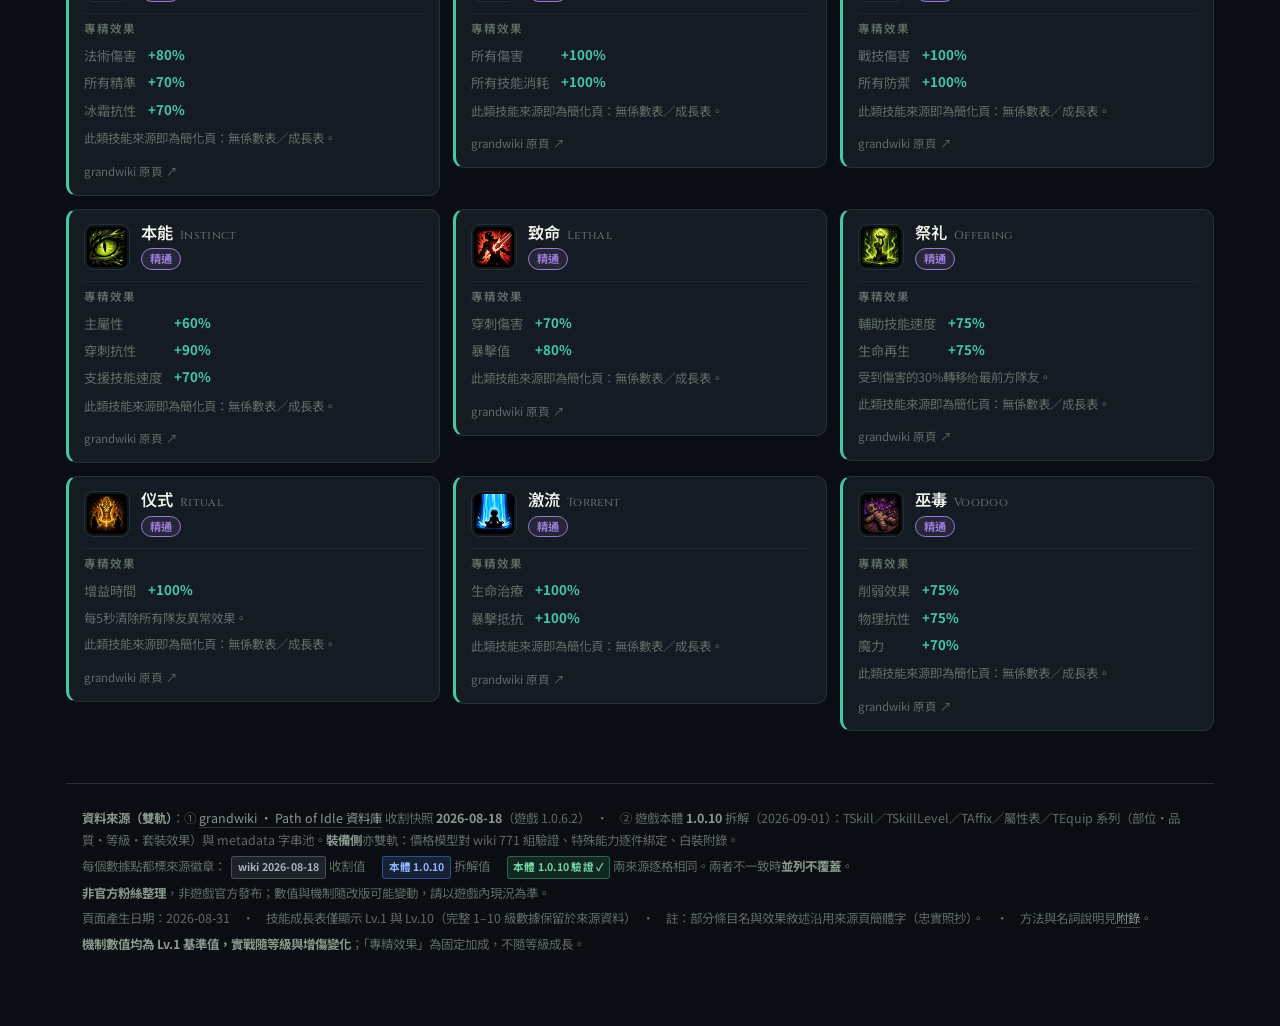
<file: db/skills-priest.html>
<!doctype html>
<html lang="zh-Hant">
<head>
<meta charset="utf-8">
<meta name="viewport" content="width=device-width, initial-scale=1">
<title>祭司 技能 · Path of Idle 資料庫</title>
<link rel="preconnect" href="https://fonts.googleapis.com">
<link rel="preconnect" href="https://fonts.gstatic.com" crossorigin>
<link href="https://fonts.googleapis.com/css2?family=Cinzel:wght@500;600;700&family=Noto+Sans+TC:wght@400;500;700&display=swap" rel="stylesheet">
<link rel="stylesheet" href="db.css">
</head>
<body>
<div class="wrap">
<nav class="dbnav">
<a class="back" href="../index.html">← 回攻略</a>
<a href="index.html">資料庫首頁</a>
<a href="skills-warrior.html">戰士</a>
<a href="skills-hunter.html">獵人</a>
<a href="skills-mage.html">法師</a>
<a href="skills-cleric.html">神官</a>
<a href="skills-mercenary.html">傭兵</a>
<a href="skills-priest.html" class="on">祭司</a>
<a href="sets.html">套裝</a>
<a href="equipment.html">裝備</a>
<a href="runewords.html">符文之語</a>
<a href="appendix.html">附錄</a>
</nav>
<header class="phead c-pri"><div class="eyebrow">Skills · priest</div><h1>祭司 技能</h1><p class="lead">27 個技能：基礎技能、天賦技能與天賦專精技能，含標籤、消耗、成長表與變體形態。</p></header>
<nav class="sknav" aria-label="技能頁導覽">
<a href="skills-all.html">全部技能</a>
<a href="skills-warrior.html">戰士</a>
<a href="skills-hunter.html">獵人</a>
<a href="skills-mage.html">法師</a>
<a href="skills-cleric.html">神官</a>
<a href="skills-mercenary.html">傭兵</a>
<a href="skills-priest.html" class="on">祭司</a>
</nav>
<div class="toolbar">
<div class="searchrow"><input id="q" type="search" placeholder="搜尋名稱／英文名／關鍵字…" autocomplete="off" aria-label="搜尋"><span class="cnt">顯示 <b id="count">27</b> / 27 個技能</span></div>
<div class="frow"><span class="flabel">分類</span>
<button class="fbtn on" data-k="cat" data-v="">全部</button>
<button class="fbtn" data-k="cat" data-v="base">基礎</button>
<button class="fbtn" data-k="cat" data-v="talent">天賦</button>
<button class="fbtn" data-k="cat" data-v="mastery">精通</button>
</div>
<div class="frow"><span class="flabel">標籤</span>
<button class="fbtn on" data-k="tags" data-v="">全部</button>
<button class="fbtn" data-k="tags" data-v="削弱">削弱</button>
<button class="fbtn" data-k="tags" data-v="圖騰">圖騰</button>
<button class="fbtn" data-k="tags" data-v="基礎">基礎</button>
<button class="fbtn" data-k="tags" data-v="增益">增益</button>
<button class="fbtn" data-k="tags" data-v="強化">強化</button>
<button class="fbtn" data-k="tags" data-v="戰技">戰技</button>
<button class="fbtn" data-k="tags" data-v="支援">支援</button>
<button class="fbtn" data-k="tags" data-v="法術">法術</button>
<button class="fbtn" data-k="tags" data-v="異常">異常</button>
<button class="fbtn" data-k="tags" data-v="精通">精通</button>
<button class="fbtn" data-k="tags" data-v="輔助">輔助</button>
</div>
</div>
<section class="grp" data-group><h2>基礎技能 <span class="n">3</span></h2><div class="grid"><article class="card sk c-pri" id="sk-frost-assault" data-card data-cat="base" data-cls="祭司" data-tags="戰技|基礎|異常" data-s="霜襲 frost assault 戰技 基礎 異常 凝聚冰霜之力攻擊目標，造成劈砍傷害和冰霜傷害，并施加1層碎甲。 frost-assault">
<header class="ch">
<img class="ico" src="icons/talent_601102.png" alt="" width="46" height="46" loading="lazy">
<div class="ct"><h3 class="nm">霜襲<span class="en">Frost Assault</span></h3>
<div class="chips"><span class="chip cat cat-base">基礎</span><span class="chip tg">戰技</span><span class="chip tg">基礎</span><span class="chip tg">異常</span></div></div></header>
<dl class="stats"><dt>類型</dt><dd>攻擊</dd><dt>武器需求</dt><dd>刀劍 匕首</dd><dt>冷卻時間</dt><dd>0.9 s</dd><dt>施放距離</dt><dd>1.3 m</dd></dl>
<p class="desc">凝聚冰霜之力攻擊目標，造成劈砍傷害和冰霜傷害，并施加1層碎甲。</p>
<div class="sec mech"><h4>機制與關鍵詞<span class="lv1">Lv.1 基準</span></h4><dl class="mech-kv"><dt>擊中數量</dt><dd><b>2</b></dd><dt>劈砍傷害</dt><dd><b>40%物理攻擊</b></dd><dt>冰霜傷害</dt><dd><b>30%元素防禦</b></dd></dl></div>
<div class="sec coef"><h4 class="coefh">各技能等級的係數</h4><div class="tablecard"><table><thead><tr><th>條目</th><th>Lv.1</th><th>Lv.10</th></tr></thead><tbody><tr><td>劈砍傷害</td><td>40%物理攻擊</td><td>102%物理攻擊</td></tr><tr><td>冰霜傷害</td><td>30%元素防禦</td><td>76%元素防禦</td></tr></tbody></table></div></div>
<div class="sec lvl"><h4>成長表（Lv.1 / Lv.10）<span class="sb ok" title="wiki 值與本體 1.0.10 拆解逐格相同">本體 1.0.10 驗證 ✓</span></h4><div class="tablecard"><table><thead><tr><th>等級</th><th>冷卻時間</th></tr></thead><tbody><tr><td>Lv.1</td><td>0.9</td></tr><tr><td>Lv.10</td><td>0.9</td></tr></tbody></table></div><p class="note ver">與本體 1.0.10 的 TSkillLevel 表逐格比對：10 格全等（10 級 × 1 欄）。</p></div>

<a class="src" href="https://pathofidle.grandwiki.com/zh-hant/skills/frost-assault/" rel="noopener">grandwiki 原頁 ↗</a>
</article>
<article class="card sk c-pri" id="sk-soul-drain" data-card data-cat="base" data-cls="祭司" data-tags="法術|基礎" data-s="汲魂 soul drain 法術 基礎 汲取目標的靈魂之力，造成冰霜傷害，並回復魔力。 soul-drain">
<header class="ch">
<img class="ico" src="icons/talent_601103.png" alt="" width="46" height="46" loading="lazy">
<div class="ct"><h3 class="nm">汲魂<span class="en">Soul Drain</span></h3>
<div class="chips"><span class="chip cat cat-base">基礎</span><span class="chip tg">法術</span><span class="chip tg">基礎</span></div></div></header>
<dl class="stats"><dt>類型</dt><dd>攻擊</dd><dt>武器需求</dt><dd>匕首 法典</dd><dt>冷卻時間</dt><dd>1.2 s</dd><dt>施放距離</dt><dd>3.6 m</dd></dl>
<p class="desc">汲取目標的靈魂之力，造成冰霜傷害，並回復魔力。</p>
<div class="sec mech"><h4>機制與關鍵詞<span class="lv1">Lv.1 基準</span></h4><dl class="mech-kv"><dt>擊中數量</dt><dd><b>1</b></dd><dt>冰霜傷害</dt><dd><b>60%元素攻擊</b></dd><dt>魔力獲取</dt><dd><b>80%魔力再生</b></dd></dl></div>
<div class="sec coef"><h4 class="coefh">各技能等級的係數</h4><div class="tablecard"><table><thead><tr><th>條目</th><th>Lv.1</th><th>Lv.10</th></tr></thead><tbody><tr><td>冰霜傷害</td><td>60%元素攻擊</td><td>153%元素攻擊</td></tr><tr><td>魔力獲取</td><td>80%魔力再生</td><td>204%魔力再生</td></tr></tbody></table></div></div>
<div class="sec lvl"><h4>成長表（Lv.1 / Lv.10）<span class="sb ok" title="wiki 值與本體 1.0.10 拆解逐格相同">本體 1.0.10 驗證 ✓</span></h4><div class="tablecard"><table><thead><tr><th>等級</th><th>冷卻時間</th></tr></thead><tbody><tr><td>Lv.1</td><td>1.2</td></tr><tr><td>Lv.10</td><td>1.2</td></tr></tbody></table></div><p class="note ver">與本體 1.0.10 的 TSkillLevel 表逐格比對：10 格全等（10 級 × 1 欄）。</p></div>
<div class="sec var"><h4>變體形態<span class="vhint">由裝備詞綴授予：穿戴帶對應詞綴的裝備自動生效，無手動切換</span></h4>
<p class="vsrc">變體來源：<a href="equipment.html#eq-spectral-wraps">虛靈裹手</a></p>
<div class="chips"><span class="chip tg">法術</span><span class="chip tg">基礎</span><span class="chip tg">增益</span></div>
<p class="desc">汲取目標的靈魂之力，造成冰霜傷害，並提升生命治療。</p>
<div class="sec mech vsub"><h4>機制與關鍵詞<span class="lv1">Lv.1 基準</span></h4><dl class="mech-kv"><dt>擊中數量</dt><dd><b>1</b></dd><dt>冰霜傷害</dt><dd><b>60%元素攻擊</b></dd><dt>生命治療提升</dt><dd><b>6% （持續3秒）</b></dd></dl></div>

<p class="note">等級數值與基礎形態相同。</p>
</div>

<a class="src" href="https://pathofidle.grandwiki.com/zh-hant/skills/soul-drain/" rel="noopener">grandwiki 原頁 ↗</a>
</article>
<article class="card sk c-pri" id="sk-zealous-stinger" data-card data-cat="base" data-cls="祭司" data-tags="法術|基礎" data-s="狂熱之刺 zealous stinger 法術 基礎 發射魔法飛刃，造成穿刺傷害和火焰傷害。 zealous-stinger">
<header class="ch">
<img class="ico" src="icons/talent_601101.png" alt="" width="46" height="46" loading="lazy">
<div class="ct"><h3 class="nm">狂熱之刺<span class="en">Zealous Stinger</span></h3>
<div class="chips"><span class="chip cat cat-base">基礎</span><span class="chip tg">法術</span><span class="chip tg">基礎</span></div></div></header>
<dl class="stats"><dt>類型</dt><dd>攻擊</dd><dt>武器需求</dt><dd>匕首 法典</dd><dt>冷卻時間</dt><dd>1 s</dd><dt>施放距離</dt><dd>2.8 m</dd></dl>
<p class="desc">發射魔法飛刃，造成穿刺傷害和火焰傷害。</p>
<div class="sec mech"><h4>機制與關鍵詞<span class="lv1">Lv.1 基準</span></h4><dl class="mech-kv"><dt>擊中數量</dt><dd><b>2</b></dd><dt>穿刺傷害</dt><dd><b>50%暴擊值</b></dd><dt>火焰傷害</dt><dd><b>30%元素攻擊</b></dd></dl></div>
<div class="sec coef"><h4 class="coefh">各技能等級的係數</h4><div class="tablecard"><table><thead><tr><th>條目</th><th>Lv.1</th><th>Lv.10</th></tr></thead><tbody><tr><td>穿刺傷害</td><td>50%暴擊值</td><td>127%暴擊值</td></tr><tr><td>火焰傷害</td><td>30%元素攻擊</td><td>76%元素攻擊</td></tr></tbody></table></div></div>
<div class="sec lvl"><h4>成長表（Lv.1 / Lv.10）<span class="sb ok" title="wiki 值與本體 1.0.10 拆解逐格相同">本體 1.0.10 驗證 ✓</span></h4><div class="tablecard"><table><thead><tr><th>等級</th><th>冷卻時間</th></tr></thead><tbody><tr><td>Lv.1</td><td>1</td></tr><tr><td>Lv.10</td><td>1</td></tr></tbody></table></div><p class="note ver">與本體 1.0.10 的 TSkillLevel 表逐格比對：10 格全等（10 級 × 1 欄）。</p></div>
<div class="sec var"><h4>變體形態<span class="vhint">由裝備詞綴授予：穿戴帶對應詞綴的裝備自動生效，無手動切換</span></h4>
<p class="vsrc">變體來源：<a href="equipment.html#eq-ember-spike">餘燼之刺</a></p>
<div class="chips"><span class="chip tg">法術</span><span class="chip tg">基礎</span></div>
<p class="desc">發射魔法飛刃，造成穿刺傷害和火焰傷害。</p>
<div class="sec mech vsub"><h4>機制與關鍵詞<span class="lv1">Lv.1 基準</span></h4><dl class="mech-kv"><dt>擊中數量</dt><dd><b>4</b></dd><dt>穿刺傷害</dt><dd><b>50%暴擊值</b></dd><dt>火焰傷害</dt><dd><b>30%元素攻擊</b></dd></dl></div>
<div class="sec lvl vsub"><h4>成長表（Lv.1 / Lv.10）</h4><div class="tablecard"><table><thead><tr><th>等級</th><th>冷卻時間</th><th>魔力消耗</th></tr></thead><tbody><tr><td>Lv.1</td><td>1</td><td>6</td></tr><tr><td>Lv.10</td><td>1</td><td>6</td></tr></tbody></table></div></div>
<p class="note">等級數值與基礎形態不同。</p>
</div>

<a class="src" href="https://pathofidle.grandwiki.com/zh-hant/skills/zealous-stinger/" rel="noopener">grandwiki 原頁 ↗</a>
</article></div></section>
<section class="grp" data-group><h2>天賦技能 <span class="n">12</span></h2><div class="grid"><article class="card sk c-pri" id="sk-bone-chill" data-card data-cat="talent" data-cls="祭司" data-tags="法術|精通" data-s="寒意刺骨 bone chill 法術 精通 骨刃從地面連續穿出，造成穿刺和冰霜傷害。 bone-chill">
<header class="ch">
<img class="ico" src="icons/talent_601201.png" alt="" width="46" height="46" loading="lazy">
<div class="ct"><h3 class="nm">寒意刺骨<span class="en">Bone Chill</span></h3>
<div class="chips"><span class="chip cat cat-talent">天賦</span><span class="chip tg">法術</span><span class="chip tg">精通</span></div></div></header>
<dl class="stats"><dt>類型</dt><dd>技能</dd><dt>武器需求</dt><dd>匕首 法典</dd><dt>生命消耗</dt><dd>10</dd><dt>冷卻時間</dt><dd>5 s</dd><dt>施放距離</dt><dd>3 m</dd></dl>
<p class="desc">骨刃從地面連續穿出，造成穿刺和冰霜傷害。</p>
<div class="sec mech"><h4>機制與關鍵詞<span class="lv1">Lv.1 基準</span></h4><dl class="mech-kv"><dt>擊中數量</dt><dd><b>5</b></dd><dt>穿刺傷害</dt><dd><b>140%敏捷</b></dd><dt>冰霜傷害</dt><dd><b>80%元素攻擊</b></dd></dl></div>
<div class="sec coef"><h4 class="coefh">各技能等級的係數</h4><div class="tablecard"><table><thead><tr><th>條目</th><th>Lv.1</th><th>Lv.10</th></tr></thead><tbody><tr><td>穿刺傷害</td><td>140%敏捷</td><td>357%敏捷</td></tr><tr><td>冰霜傷害</td><td>80%元素攻擊</td><td>204%元素攻擊</td></tr></tbody></table></div></div>
<div class="sec lvl"><h4>成長表（Lv.1 / Lv.10）<span class="sb ok" title="wiki 值與本體 1.0.10 拆解逐格相同">本體 1.0.10 驗證 ✓</span></h4><div class="tablecard"><table><thead><tr><th>等級</th><th>冷卻時間</th><th>生命消耗</th></tr></thead><tbody><tr><td>Lv.1</td><td>5</td><td>10</td></tr><tr><td>Lv.10</td><td>5</td><td>10</td></tr></tbody></table></div><p class="note ver">與本體 1.0.10 的 TSkillLevel 表逐格比對：20 格全等（10 級 × 2 欄）。</p></div>
<div class="sec var"><h4>變體形態<span class="vhint">由裝備詞綴授予：穿戴帶對應詞綴的裝備自動生效，無手動切換</span></h4>
<p class="vsrc">變體來源：<a href="equipment.html#eq-wicked-bone-boots">惡骨之靴</a></p>
<div class="chips"><span class="chip tg">法術</span><span class="chip tg">精通</span><span class="chip tg">異常</span></div>
<p class="desc">骨刃從地面連續穿出，造成穿刺傷害，並施加2層碎甲。</p>
<div class="sec mech vsub"><h4>機制與關鍵詞<span class="lv1">Lv.1 基準</span></h4><dl class="mech-kv"><dt>擊中數量</dt><dd><b>5</b></dd><dt>穿刺傷害</dt><dd><b>80%物理攻擊</b></dd></dl></div>

<p class="note">等級數值與基礎形態相同。</p>
</div>
<div class="sec var corevar conflict"><h4>變體詞綴文案並列 <span class="sb core">本體 1.0.10</span></h4><p class="vsrc">本體詞綴存在，<b>來源裝備 wiki 未載明</b>；wiki 最相近的一條在 <a href="equipment.html#eq-wicked-bone-boots">惡骨之靴</a>（相似度 91%）</p><dl class="stats cmp"><dt>wiki 2026-08-18</dt><dd>【祭司】技能【寒意刺骨】不再造成冰冷傷害,造成碎甲效果</dd><dt>本體 1.0.10</dt><dd>【祭司】技能【寒意刺骨】不再造成冰霜傷害，而是造成碎甲效果</dd></dl><p class="note">兩來源文案不同且無法判定是同一條的修訂、還是第二個變體，故並列不覆蓋；本體版本較新（TAffix #17341）。</p></div>
<a class="src" href="https://pathofidle.grandwiki.com/zh-hant/skills/bone-chill/" rel="noopener">grandwiki 原頁 ↗</a>
</article>
<article class="card sk c-pri" id="sk-death-s-hand" data-card data-cat="talent" data-cls="祭司" data-tags="法術|輔助|削弱" data-s="死亡之手 death&#x27;s hand 法術 輔助 削弱 死亡之手衝擊目標，造成劈砍傷害，並降低目標暴擊值和戰技速度。 death-s-hand">
<header class="ch">
<img class="ico" src="icons/talent_601204.png" alt="" width="46" height="46" loading="lazy">
<div class="ct"><h3 class="nm">死亡之手<span class="en">Death&#x27;s Hand</span></h3>
<div class="chips"><span class="chip cat cat-talent">天賦</span><span class="chip tg">法術</span><span class="chip tg">輔助</span><span class="chip tg">削弱</span></div></div></header>
<dl class="stats"><dt>類型</dt><dd>技能</dd><dt>武器需求</dt><dd>匕首 長杖 法典</dd><dt>魔力消耗</dt><dd>140</dd><dt>冷卻時間</dt><dd>10 s</dd><dt>施放距離</dt><dd>2.6 m</dd></dl>
<p class="desc">死亡之手衝擊目標，造成劈砍傷害，並降低目標暴擊值和戰技速度。</p>
<div class="sec mech"><h4>機制與關鍵詞<span class="lv1">Lv.1 基準</span></h4><dl class="mech-kv"><dt>擊中數量</dt><dd><b>4</b></dd><dt>劈砍傷害</dt><dd><b>100%物理攻擊</b></dd><dt>戰技速度降低</dt><dd><b>12% （持續6秒）</b></dd></dl></div>
<div class="sec coef"><h4 class="coefh">各技能等級的係數</h4><div class="tablecard"><table><thead><tr><th>條目</th><th>Lv.1</th><th>Lv.10</th></tr></thead><tbody><tr><td>劈砍傷害</td><td>100%物理攻擊</td><td>255%物理攻擊</td></tr></tbody></table></div></div>
<div class="sec lvl"><h4>成長表（Lv.1 / Lv.10）</h4><div class="tablecard"><table><thead><tr><th>等級</th><th>冷卻時間</th><th>魔力消耗</th></tr></thead><tbody><tr><td>Lv.1</td><td>10</td><td>140</td></tr><tr><td>Lv.10</td><td>10</td><td>550</td></tr></tbody></table></div></div>

<a class="src" href="https://pathofidle.grandwiki.com/zh-hant/skills/death-s-hand/" rel="noopener">grandwiki 原頁 ↗</a>
</article>
<article class="card sk c-pri" id="sk-flesh-offering" data-card data-cat="talent" data-cls="祭司" data-tags="戰技|輔助|增益" data-s="血肉奉獻 flesh offering 戰技 輔助 增益 以自身血肉為祭，提升法術速度和暴擊值。 flesh-offering">
<header class="ch">
<img class="ico" src="icons/talent_601203.png" alt="" width="46" height="46" loading="lazy">
<div class="ct"><h3 class="nm">血肉奉獻<span class="en">Flesh Offering</span></h3>
<div class="chips"><span class="chip cat cat-talent">天賦</span><span class="chip tg">戰技</span><span class="chip tg">輔助</span><span class="chip tg">增益</span></div></div></header>
<dl class="stats"><dt>類型</dt><dd>技能</dd><dt>武器需求</dt><dd>刀劍 匕首 法典</dd><dt>生命消耗</dt><dd>12</dd><dt>冷卻時間</dt><dd>9 s</dd><dt>施放距離</dt><dd>4 m</dd></dl>
<p class="desc">以自身血肉為祭，提升法術速度和暴擊值。</p>
<div class="sec mech"><h4>機制與關鍵詞<span class="lv1">Lv.1 基準</span></h4><dl class="mech-kv"><dt>法術速度提升</dt><dd><b>20% （持續6秒）</b></dd></dl></div>
<div class="sec lvl"><h4>成長表（Lv.1 / Lv.10）</h4><div class="tablecard"><table><thead><tr><th>等級</th><th>冷卻時間</th><th>生命消耗</th></tr></thead><tbody><tr><td>Lv.1</td><td>9</td><td>12</td></tr><tr><td>Lv.10</td><td>9</td><td>12</td></tr></tbody></table></div><p class="note">來源僅提供冷卻時間／生命消耗成長，未公開效果成長係數。</p></div>
<div class="sec var"><h4>變體形態<span class="vhint">由裝備詞綴授予：穿戴帶對應詞綴的裝備自動生效，無手動切換</span></h4>
<p class="vsrc">變體來源：<a href="equipment.html#eq-bloodstained-leather-cap">染血皮帽</a></p>
<div class="chips"><span class="chip tg">戰技</span><span class="chip tg">輔助</span><span class="chip tg">增益</span></div>
<p class="desc">以自身血肉為祭，提升法術速度和暴擊值。</p>
<div class="sec mech vsub"><h4>機制與關鍵詞<span class="lv1">Lv.1 基準</span></h4><dl class="mech-kv"><dt>法術速度提升</dt><dd><b>20% （持續6秒）</b></dd></dl></div>
<div class="sec lvl vsub"><h4>成長表（Lv.1 / Lv.10）</h4><div class="tablecard"><table><thead><tr><th>等級</th><th>冷卻時間</th><th>魔力消耗</th></tr></thead><tbody><tr><td>Lv.1</td><td>9</td><td>12</td></tr><tr><td>Lv.10</td><td>9</td><td>12</td></tr></tbody></table></div></div>
<p class="note">等級數值與基礎形態不同。<span class="hint">（本例差異在消耗類型：生命消耗→魔力消耗，數值相同）</span></p>
</div>

<a class="src" href="https://pathofidle.grandwiki.com/zh-hant/skills/flesh-offering/" rel="noopener">grandwiki 原頁 ↗</a>
</article>
<article class="card sk c-pri" id="sk-fortitude-elixir" data-card data-cat="talent" data-cls="祭司" data-tags="法術|支援|增益" data-s="堅韌靈藥 fortitude elixir 法術 支援 增益 使用秘製靈藥，治療目標生命，並提升生命強韌。 fortitude-elixir">
<header class="ch">
<img class="ico" src="icons/talent_601212.png" alt="" width="46" height="46" loading="lazy">
<div class="ct"><h3 class="nm">堅韌靈藥<span class="en">Fortitude Elixir</span></h3>
<div class="chips"><span class="chip cat cat-talent">天賦</span><span class="chip tg">法術</span><span class="chip tg">支援</span><span class="chip tg">增益</span></div></div></header>
<dl class="stats"><dt>類型</dt><dd>技能</dd><dt>武器需求</dt><dd>長杖 法典</dd><dt>魔力消耗</dt><dd>98</dd><dt>冷卻時間</dt><dd>7 s</dd><dt>施放距離</dt><dd>5 m</dd></dl>
<p class="desc">使用秘製靈藥，治療目標生命，並提升生命強韌。</p>
<div class="sec mech"><h4>機制與關鍵詞<span class="lv1">Lv.1 基準</span></h4><dl class="mech-kv"><dt>生命治療</dt><dd><b>10%魔力</b></dd><dt>生命強韌提升</dt><dd><b>15% （持續5秒）</b></dd></dl></div>
<div class="sec coef"><h4 class="coefh">各技能等級的係數</h4><div class="tablecard"><table><thead><tr><th>條目</th><th>Lv.1</th><th>Lv.10</th></tr></thead><tbody><tr><td>生命治療</td><td>10%魔力</td><td>26%魔力</td></tr></tbody></table></div></div>
<div class="sec lvl"><h4>成長表（Lv.1 / Lv.10）<span class="sb ok" title="wiki 值與本體 1.0.10 拆解逐格相同">本體 1.0.10 驗證 ✓</span></h4><div class="tablecard"><table><thead><tr><th>等級</th><th>冷卻時間</th><th>魔力消耗</th></tr></thead><tbody><tr><td>Lv.1</td><td>7</td><td>98</td></tr><tr><td>Lv.10</td><td>7</td><td>385</td></tr></tbody></table></div><p class="note ver">與本體 1.0.10 的 TSkillLevel 表逐格比對：20 格全等（10 級 × 2 欄）。</p></div>
<div class="sec var"><h4>變體形態<span class="vhint">由裝備詞綴授予：穿戴帶對應詞綴的裝備自動生效，無手動切換</span></h4>
<p class="vsrc">變體來源：<a href="equipment.html#eq-sprout-ring">嫩芽指環</a></p>
<div class="chips"><span class="chip tg">法術</span><span class="chip tg">支援</span><span class="chip tg">強化</span></div>
<p class="desc">使用秘製靈藥，治療目標生命，並獲得3層堅毅。</p>
<div class="sec mech vsub"><h4>機制與關鍵詞<span class="lv1">Lv.1 基準</span></h4><dl class="mech-kv"><dt>生命治療</dt><dd><b>10%魔力</b></dd></dl></div>

<p class="note">等級數值與基礎形態相同。</p>
</div>

<a class="src" href="https://pathofidle.grandwiki.com/zh-hant/skills/fortitude-elixir/" rel="noopener">grandwiki 原頁 ↗</a>
</article>
<article class="card sk c-pri" id="sk-frost-thrust" data-card data-cat="talent" data-cls="祭司" data-tags="戰技|精通" data-s="冰霜突刺 frost thrust 戰技 精通 釋放冰霜之力，造成穿刺傷害和冰霜傷害，額外穿透碎甲的目標。 穿透碎甲目標 frost-thrust">
<header class="ch">
<img class="ico" src="icons/talent_601205.png" alt="" width="46" height="46" loading="lazy">
<div class="ct"><h3 class="nm">冰霜突刺<span class="en">Frost Thrust</span></h3>
<div class="chips"><span class="chip cat cat-talent">天賦</span><span class="chip tg">戰技</span><span class="chip tg">精通</span></div></div></header>
<dl class="stats"><dt>類型</dt><dd>技能</dd><dt>武器需求</dt><dd>刀劍 匕首 長杖</dd><dt>魔力消耗</dt><dd>56</dd><dt>冷卻時間</dt><dd>4 s</dd><dt>施放距離</dt><dd>1.8 m</dd></dl>
<p class="desc">釋放冰霜之力，造成穿刺傷害和冰霜傷害，額外穿透碎甲的目標。 穿透碎甲目標</p>
<div class="sec mech"><h4>機制與關鍵詞<span class="lv1">Lv.1 基準</span></h4><dl class="mech-kv"><dt>擊中數量</dt><dd><b>3</b></dd><dt>穿刺傷害</dt><dd><b>120%暴擊值</b></dd><dt>冰霜傷害</dt><dd><b>50%元素攻擊</b></dd></dl><p class="mech-note">穿透碎甲目標</p></div>
<div class="sec coef"><h4 class="coefh">各技能等級的係數</h4><div class="tablecard"><table><thead><tr><th>條目</th><th>Lv.1</th><th>Lv.10</th></tr></thead><tbody><tr><td>穿刺傷害</td><td>120%暴擊值</td><td>306%暴擊值</td></tr><tr><td>冰霜傷害</td><td>50%元素攻擊</td><td>127%元素攻擊</td></tr></tbody></table></div></div>
<div class="sec lvl"><h4>成長表（Lv.1 / Lv.10）</h4><div class="tablecard"><table><thead><tr><th>等級</th><th>冷卻時間</th><th>魔力消耗</th></tr></thead><tbody><tr><td>Lv.1</td><td>4</td><td>56</td></tr><tr><td>Lv.10</td><td>4</td><td>220</td></tr></tbody></table></div></div>

<a class="src" href="https://pathofidle.grandwiki.com/zh-hant/skills/frost-thrust/" rel="noopener">grandwiki 原頁 ↗</a>
</article>
<article class="card sk c-pri" id="sk-hallucinatory-mist" data-card data-cat="talent" data-cls="祭司" data-tags="法術|輔助|增益|強化" data-s="迷幻之霧 hallucinatory mist 法術 輔助 增益 強化 釋放迷幻的雾气，提升友方所有抗性，獲得2層迅捷，降低力量。 hallucinatory-mist">
<header class="ch">
<img class="ico" src="icons/talent_601210.png" alt="" width="46" height="46" loading="lazy">
<div class="ct"><h3 class="nm">迷幻之霧<span class="en">Hallucinatory Mist</span></h3>
<div class="chips"><span class="chip cat cat-talent">天賦</span><span class="chip tg">法術</span><span class="chip tg">輔助</span><span class="chip tg">增益</span><span class="chip tg">強化</span></div></div></header>
<dl class="stats"><dt>類型</dt><dd>技能</dd><dt>魔力消耗</dt><dd>168</dd><dt>冷卻時間</dt><dd>12 s</dd><dt>施放距離</dt><dd>4.6 m</dd></dl>
<p class="desc">釋放迷幻的雾气，提升友方所有抗性，獲得2層迅捷，降低力量。</p>
<div class="sec mech"><h4>機制與關鍵詞<span class="lv1">Lv.1 基準</span></h4><dl class="mech-kv"><dt>友方數量</dt><dd><b>5</b></dd></dl></div>
<div class="sec lvl"><h4>成長表（Lv.1 / Lv.10）<span class="sb ok" title="wiki 值與本體 1.0.10 拆解逐格相同">本體 1.0.10 驗證 ✓</span></h4><div class="tablecard"><table><thead><tr><th>等級</th><th>冷卻時間</th><th>魔力消耗</th></tr></thead><tbody><tr><td>Lv.1</td><td>12</td><td>168</td></tr><tr><td>Lv.10</td><td>12</td><td>660</td></tr></tbody></table></div><p class="note">來源僅提供冷卻時間／魔力消耗成長，未公開效果成長係數。</p><p class="note ver">與本體 1.0.10 的 TSkillLevel 表逐格比對：20 格全等（10 級 × 2 欄）。</p></div>

<a class="src" href="https://pathofidle.grandwiki.com/zh-hant/skills/hallucinatory-mist/" rel="noopener">grandwiki 原頁 ↗</a>
</article>
<article class="card sk c-pri" id="sk-lava-slam" data-card data-cat="talent" data-cls="祭司" data-tags="戰技|精通" data-s="熔岩猛擊 lava slam 戰技 精通 釋放熔岩之力，造成劈砍傷害和火焰傷害，戰技傷害對此技能加成翻倍。 戰技傷害加成翻倍 lava-slam">
<header class="ch">
<img class="ico" src="icons/talent_601206.png" alt="" width="46" height="46" loading="lazy">
<div class="ct"><h3 class="nm">熔岩猛擊<span class="en">Lava Slam</span></h3>
<div class="chips"><span class="chip cat cat-talent">天賦</span><span class="chip tg">戰技</span><span class="chip tg">精通</span></div></div></header>
<dl class="stats"><dt>類型</dt><dd>技能</dd><dt>武器需求</dt><dd>刀劍 匕首 長杖</dd><dt>魔力消耗</dt><dd>70</dd><dt>冷卻時間</dt><dd>5 s</dd><dt>施放距離</dt><dd>1.6 m</dd></dl>
<p class="desc">釋放熔岩之力，造成劈砍傷害和火焰傷害，戰技傷害對此技能加成翻倍。 戰技傷害加成翻倍</p>
<div class="sec mech"><h4>機制與關鍵詞<span class="lv1">Lv.1 基準</span></h4><dl class="mech-kv"><dt>擊中數量</dt><dd><b>4</b></dd><dt>劈砍傷害</dt><dd><b>160%敏捷</b></dd><dt>火焰傷害</dt><dd><b>60%元素攻擊</b></dd></dl><p class="mech-note">戰技傷害加成翻倍</p></div>
<div class="sec coef"><h4 class="coefh">各技能等級的係數</h4><div class="tablecard"><table><thead><tr><th>條目</th><th>Lv.1</th><th>Lv.10</th></tr></thead><tbody><tr><td>劈砍傷害</td><td>160%敏捷</td><td>408%敏捷</td></tr><tr><td>火焰傷害</td><td>60%元素攻擊</td><td>153%元素攻擊</td></tr></tbody></table></div></div>
<div class="sec lvl"><h4>成長表（Lv.1 / Lv.10）</h4><div class="tablecard"><table><thead><tr><th>等級</th><th>冷卻時間</th><th>魔力消耗</th></tr></thead><tbody><tr><td>Lv.1</td><td>5</td><td>70</td></tr><tr><td>Lv.10</td><td>5</td><td>275</td></tr></tbody></table></div></div>

<a class="src" href="https://pathofidle.grandwiki.com/zh-hant/skills/lava-slam/" rel="noopener">grandwiki 原頁 ↗</a>
</article>
<article class="card sk c-pri" id="sk-mana-burst-flask" data-card data-cat="talent" data-cls="祭司" data-tags="法術|精通" data-s="魔爆藥瓶 mana-burst flask 法術 精通 投掷爆炸药瓶，造成火焰和穿刺傷害，基于损失的魔力提升药瓶數量。 药瓶數量+1 （每損失30%魔力） mana-burst-flask">
<header class="ch">
<img class="ico" src="icons/talent_601209.png" alt="" width="46" height="46" loading="lazy">
<div class="ct"><h3 class="nm">魔爆藥瓶<span class="en">Mana-Burst Flask</span></h3>
<div class="chips"><span class="chip cat cat-talent">天賦</span><span class="chip tg">法術</span><span class="chip tg">精通</span></div></div></header>
<dl class="stats"><dt>類型</dt><dd>技能</dd><dt>魔力消耗</dt><dd>70</dd><dt>冷卻時間</dt><dd>5 s</dd><dt>施放距離</dt><dd>4 m</dd></dl>
<p class="desc">投掷爆炸药瓶，造成火焰和穿刺傷害，基于损失的魔力提升药瓶數量。 药瓶數量+1 （每損失30%魔力）</p>
<div class="sec mech"><h4>機制與關鍵詞<span class="lv1">Lv.1 基準</span></h4><dl class="mech-kv"><dt>药瓶數量</dt><dd><b>2</b></dd><dt>擊中數量</dt><dd><b>3</b></dd><dt>穿刺傷害</dt><dd><b>50%物理攻擊</b></dd><dt>火焰傷害</dt><dd><b>50%元素攻擊</b></dd></dl><p class="mech-note">药瓶數量+1 （每損失30%魔力）</p></div>
<div class="sec coef"><h4 class="coefh">各技能等級的係數</h4><div class="tablecard"><table><thead><tr><th>條目</th><th>Lv.1</th><th>Lv.10</th></tr></thead><tbody><tr><td>穿刺傷害</td><td>50%物理攻擊</td><td>127%物理攻擊</td></tr><tr><td>火焰傷害</td><td>50%元素攻擊</td><td>127%元素攻擊</td></tr></tbody></table></div></div>
<div class="sec lvl"><h4>成長表（Lv.1 / Lv.10）<span class="sb ok" title="wiki 值與本體 1.0.10 拆解逐格相同">本體 1.0.10 驗證 ✓</span></h4><div class="tablecard"><table><thead><tr><th>等級</th><th>冷卻時間</th><th>魔力消耗</th></tr></thead><tbody><tr><td>Lv.1</td><td>5</td><td>70</td></tr><tr><td>Lv.10</td><td>5</td><td>275</td></tr></tbody></table></div><p class="note ver">與本體 1.0.10 的 TSkillLevel 表逐格比對：20 格全等（10 級 × 2 欄）。</p></div>

<a class="src" href="https://pathofidle.grandwiki.com/zh-hant/skills/mana-burst-flask/" rel="noopener">grandwiki 原頁 ↗</a>
</article>
<article class="card sk c-pri" id="sk-slime-rain" data-card data-cat="talent" data-cls="祭司" data-tags="法術|支援|異常" data-s="粘液雨 slime rain 法術 支援 異常 连续降下粘液雨，治療命中的友方，有機率獲得1層緩速。 緩速機率：40% slime-rain">
<header class="ch">
<img class="ico" src="icons/talent_601211.png" alt="" width="46" height="46" loading="lazy">
<div class="ct"><h3 class="nm">粘液雨<span class="en">Slime Rain</span></h3>
<div class="chips"><span class="chip cat cat-talent">天賦</span><span class="chip tg">法術</span><span class="chip tg">支援</span><span class="chip tg">異常</span></div></div></header>
<dl class="stats"><dt>類型</dt><dd>技能</dd><dt>武器需求</dt><dd>匕首 長杖 法典</dd><dt>魔力消耗</dt><dd>196</dd><dt>冷卻時間</dt><dd>14 s</dd><dt>施放距離</dt><dd>2.6 m</dd></dl>
<p class="desc">连续降下粘液雨，治療命中的友方，有機率獲得1層緩速。 緩速機率：40%</p>
<div class="sec mech"><h4>機制與關鍵詞<span class="lv1">Lv.1 基準</span></h4><dl class="mech-kv"><dt>粘液數量</dt><dd><b>30</b></dd><dt>擊中數量</dt><dd><b>1</b></dd><dt>生命治療</dt><dd><b>40%智力</b></dd><dt>緩速機率</dt><dd><b>40%</b></dd></dl></div>
<div class="sec coef"><h4 class="coefh">各技能等級的係數</h4><div class="tablecard"><table><thead><tr><th>條目</th><th>Lv.1</th><th>Lv.10</th></tr></thead><tbody><tr><td>生命治療</td><td>40%智力</td><td>102%智力</td></tr></tbody></table></div></div>
<div class="sec lvl"><h4>成長表（Lv.1 / Lv.10）</h4><div class="tablecard"><table><thead><tr><th>等級</th><th>冷卻時間</th><th>魔力消耗</th></tr></thead><tbody><tr><td>Lv.1</td><td>14</td><td>196</td></tr><tr><td>Lv.10</td><td>14</td><td>770</td></tr></tbody></table></div></div>

<a class="src" href="https://pathofidle.grandwiki.com/zh-hant/skills/slime-rain/" rel="noopener">grandwiki 原頁 ↗</a>
</article>
<article class="card sk c-pri" id="sk-soul-reap" data-card data-cat="talent" data-cls="祭司" data-tags="法術|精通" data-s="靈魂收割 soul reap 法術 精通 召喚靈魂風暴撕裂目標，造成劈砍傷害和冰霜傷害，殺死目標可以延長持續時間。 擊殺持續時間增加：0.5秒 soul-reap">
<header class="ch">
<img class="ico" src="icons/talent_601202.png" alt="" width="46" height="46" loading="lazy">
<div class="ct"><h3 class="nm">靈魂收割<span class="en">Soul Reap</span></h3>
<div class="chips"><span class="chip cat cat-talent">天賦</span><span class="chip tg">法術</span><span class="chip tg">精通</span></div></div></header>
<dl class="stats"><dt>類型</dt><dd>技能</dd><dt>武器需求</dt><dd>匕首 法典</dd><dt>魔力消耗</dt><dd>98</dd><dt>冷卻時間</dt><dd>7 s</dd><dt>施放距離</dt><dd>2.8 m</dd></dl>
<p class="desc">召喚靈魂風暴撕裂目標，造成劈砍傷害和冰霜傷害，殺死目標可以延長持續時間。 擊殺持續時間增加：0.5秒</p>
<div class="sec mech"><h4>機制與關鍵詞<span class="lv1">Lv.1 基準</span></h4><dl class="mech-kv"><dt>持續時間</dt><dd><b>2.2秒</b></dd><dt>傷害間隔</dt><dd><b>0.5 秒</b></dd><dt>擊中數量</dt><dd><b>4</b></dd><dt>劈砍傷害</dt><dd><b>30%物理攻擊</b></dd><dt>冰霜傷害</dt><dd><b>8%魔力</b></dd><dt>擊殺持續時間增加</dt><dd><b>0.5秒</b></dd></dl></div>
<div class="sec coef"><h4 class="coefh">各技能等級的係數</h4><div class="tablecard"><table><thead><tr><th>條目</th><th>Lv.1</th><th>Lv.10</th></tr></thead><tbody><tr><td>劈砍傷害</td><td>30%物理攻擊</td><td>76%物理攻擊</td></tr><tr><td>冰霜傷害</td><td>8%魔力</td><td>20%魔力</td></tr></tbody></table></div></div>
<div class="sec lvl"><h4>成長表（Lv.1 / Lv.10）<span class="sb ok" title="wiki 值與本體 1.0.10 拆解逐格相同">本體 1.0.10 驗證 ✓</span></h4><div class="tablecard"><table><thead><tr><th>等級</th><th>冷卻時間</th><th>魔力消耗</th></tr></thead><tbody><tr><td>Lv.1</td><td>7</td><td>98</td></tr><tr><td>Lv.10</td><td>7</td><td>385</td></tr></tbody></table></div><p class="note ver">與本體 1.0.10 的 TSkillLevel 表逐格比對：20 格全等（10 級 × 2 欄）。</p></div>
<div class="sec var"><h4>變體形態<span class="vhint">由裝備詞綴授予：穿戴帶對應詞綴的裝備自動生效，無手動切換</span></h4>
<p class="vsrc">變體來源：<a href="equipment.html#eq-withering-shroud">凋亡罩衣</a></p>
<div class="chips"><span class="chip tg">法術</span><span class="chip tg">精通</span></div>
<p class="desc">召喚靈魂風暴撕裂目標，造成劈砍傷害和冰霜傷害，殺死目標可以獲得護盾。</p>
<div class="sec mech vsub"><h4>機制與關鍵詞<span class="lv1">Lv.1 基準</span></h4><dl class="mech-kv"><dt>持續時間</dt><dd><b>2.2秒</b></dd><dt>傷害間隔</dt><dd><b>0.5 秒</b></dd><dt>擊中數量</dt><dd><b>4</b></dd><dt>劈砍傷害</dt><dd><b>30%物理攻擊</b></dd><dt>冰霜傷害</dt><dd><b>8%魔力</b></dd><dt>護盾充能</dt><dd><b>50%力量</b></dd></dl></div>

<p class="note">等級數值與基礎形態相同。</p>
</div>

<a class="src" href="https://pathofidle.grandwiki.com/zh-hant/skills/soul-reap/" rel="noopener">grandwiki 原頁 ↗</a>
</article>
<article class="card sk c-pri" id="sk-vortex-totem" data-card data-cat="talent" data-cls="祭司" data-tags="法術|輔助|增益|圖騰" data-s="旋渦圖騰 vortex totem 法術 輔助 增益 圖騰 放置图腾，每秒提升友方元素攻擊和法術精準。 數量上限：1 vortex-totem">
<header class="ch">
<img class="ico" src="icons/talent_601207.png" alt="" width="46" height="46" loading="lazy">
<div class="ct"><h3 class="nm">旋渦圖騰<span class="en">Vortex Totem</span></h3>
<div class="chips"><span class="chip cat cat-talent">天賦</span><span class="chip tg">法術</span><span class="chip tg">輔助</span><span class="chip tg">增益</span><span class="chip tg">圖騰</span></div></div></header>
<dl class="stats"><dt>類型</dt><dd>技能</dd><dt>魔力消耗</dt><dd>140</dd><dt>冷卻時間</dt><dd>10 s</dd><dt>施放距離</dt><dd>4.2 m</dd></dl>
<p class="desc">放置图腾，每秒提升友方元素攻擊和法術精準。 數量上限：1</p>
<div class="sec mech"><h4>機制與關鍵詞<span class="lv1">Lv.1 基準</span></h4><dl class="mech-kv"><dt>數量上限</dt><dd><b>1</b></dd><dt>友方數量</dt><dd><b>5</b></dd><dt>持續時間</dt><dd><b>4秒</b></dd><dt>法術精準提升</dt><dd><b>8% （持續5秒）</b></dd></dl></div>
<div class="sec lvl"><h4>成長表（Lv.1 / Lv.10）<span class="sb ok" title="wiki 值與本體 1.0.10 拆解逐格相同">本體 1.0.10 驗證 ✓</span></h4><div class="tablecard"><table><thead><tr><th>等級</th><th>冷卻時間</th><th>魔力消耗</th></tr></thead><tbody><tr><td>Lv.1</td><td>10</td><td>140</td></tr><tr><td>Lv.10</td><td>10</td><td>550</td></tr></tbody></table></div><p class="note">來源僅提供冷卻時間／魔力消耗成長，未公開效果成長係數。</p><p class="note ver">與本體 1.0.10 的 TSkillLevel 表逐格比對：20 格全等（10 級 × 2 欄）。</p></div>

<a class="src" href="https://pathofidle.grandwiki.com/zh-hant/skills/vortex-totem/" rel="noopener">grandwiki 原頁 ↗</a>
</article>
<article class="card sk c-pri" id="sk-windfury-totem" data-card data-cat="talent" data-cls="祭司" data-tags="法術|輔助|增益|圖騰" data-s="風怒圖騰 windfury totem 法術 輔助 增益 圖騰 放置圖騰，每秒提升友方物理攻擊和戰技精準。 數量上限：1 windfury-totem">
<header class="ch">
<img class="ico" src="icons/talent_601208.png" alt="" width="46" height="46" loading="lazy">
<div class="ct"><h3 class="nm">風怒圖騰<span class="en">Windfury Totem</span></h3>
<div class="chips"><span class="chip cat cat-talent">天賦</span><span class="chip tg">法術</span><span class="chip tg">輔助</span><span class="chip tg">增益</span><span class="chip tg">圖騰</span></div></div></header>
<dl class="stats"><dt>類型</dt><dd>技能</dd><dt>魔力消耗</dt><dd>140</dd><dt>冷卻時間</dt><dd>10 s</dd><dt>施放距離</dt><dd>3.8 m</dd></dl>
<p class="desc">放置圖騰，每秒提升友方物理攻擊和戰技精準。 數量上限：1</p>
<div class="sec mech"><h4>機制與關鍵詞<span class="lv1">Lv.1 基準</span></h4><dl class="mech-kv"><dt>數量上限</dt><dd><b>1</b></dd><dt>友方數量</dt><dd><b>5</b></dd><dt>持續時間</dt><dd><b>4秒</b></dd><dt>戰技精準提升</dt><dd><b>8% （持續5秒）</b></dd></dl></div>
<div class="sec lvl"><h4>成長表（Lv.1 / Lv.10）<span class="sb ok" title="wiki 值與本體 1.0.10 拆解逐格相同">本體 1.0.10 驗證 ✓</span></h4><div class="tablecard"><table><thead><tr><th>等級</th><th>冷卻時間</th><th>魔力消耗</th></tr></thead><tbody><tr><td>Lv.1</td><td>10</td><td>140</td></tr><tr><td>Lv.10</td><td>10</td><td>550</td></tr></tbody></table></div><p class="note">來源僅提供冷卻時間／魔力消耗成長，未公開效果成長係數。</p><p class="note ver">與本體 1.0.10 的 TSkillLevel 表逐格比對：20 格全等（10 級 × 2 欄）。</p></div>
<div class="sec var"><h4>變體形態<span class="vhint">由裝備詞綴授予：穿戴帶對應詞綴的裝備自動生效，無手動切換</span></h4>
<p class="vsrc">變體來源：<a href="equipment.html#eq-mycelium-collar">菌絲項圈</a></p>
<div class="chips"><span class="chip tg">法術</span><span class="chip tg">輔助</span><span class="chip tg">增益</span><span class="chip tg">圖騰</span></div>
<p class="desc">放置圖騰，每秒提升友方戰技傷害和戰技精準。</p>
<div class="sec mech vsub"><h4>機制與關鍵詞<span class="lv1">Lv.1 基準</span></h4><dl class="mech-kv"><dt>數量上限</dt><dd><b>1</b></dd><dt>友方數量</dt><dd><b>5</b></dd><dt>持續時間</dt><dd><b>4秒</b></dd><dt>戰技傷害提升</dt><dd><b>8% （持續5秒）</b></dd><dt>戰技精準提升</dt><dd><b>8%</b></dd></dl></div>

<p class="note">等級數值與基礎形態相同。</p>
</div>

<a class="src" href="https://pathofidle.grandwiki.com/zh-hant/skills/windfury-totem/" rel="noopener">grandwiki 原頁 ↗</a>
</article></div></section>
<section class="grp" data-group><h2>天賦專精技能 <span class="n">12</span></h2><div class="grid"><article class="card sk c-pri" id="sk-chill" data-card data-cat="mastery" data-cls="祭司" data-tags="" data-s="阴冷 chill chill">
<header class="ch">
<img class="ico" src="icons/talent_602005.png" alt="" width="46" height="46" loading="lazy">
<div class="ct"><h3 class="nm">阴冷<span class="en">Chill</span></h3>
<div class="chips"><span class="chip cat cat-mastery">精通</span></div></div></header>

<div class="sec mech"><h4>專精效果</h4><dl class="mech-kv"><dt>冰霜傷害</dt><dd><b>+75%</b></dd><dt>法術速度</dt><dd><b>+75%</b></dd></dl><p class="mech-note">精通技能造成傷害時，有機率施加2層緩速。</p><p class="note">此類技能來源即為簡化頁：無係數表／成長表。</p></div>


<a class="src" href="https://pathofidle.grandwiki.com/zh-hant/skills/chill/" rel="noopener">grandwiki 原頁 ↗</a>
</article>
<article class="card sk c-pri" id="sk-coordination" data-card data-cat="mastery" data-cls="祭司" data-tags="" data-s="协调 coordination coordination">
<header class="ch">
<img class="ico" src="icons/talent_602003.png" alt="" width="46" height="46" loading="lazy">
<div class="ct"><h3 class="nm">协调<span class="en">Coordination</span></h3>
<div class="chips"><span class="chip cat cat-mastery">精通</span></div></div></header>

<div class="sec mech"><h4>專精效果</h4><dl class="mech-kv"><dt>敏捷</dt><dd><b>+100%</b></dd><dt>智力</dt><dd><b>+100%</b></dd></dl><p class="note">此類技能來源即為簡化頁：無係數表／成長表。</p></div>


<a class="src" href="https://pathofidle.grandwiki.com/zh-hant/skills/coordination/" rel="noopener">grandwiki 原頁 ↗</a>
</article>
<article class="card sk c-pri" id="sk-dissection" data-card data-cat="mastery" data-cls="祭司" data-tags="" data-s="解剖 dissection dissection">
<header class="ch">
<img class="ico" src="icons/talent_602011.png" alt="" width="46" height="46" loading="lazy">
<div class="ct"><h3 class="nm">解剖<span class="en">Dissection</span></h3>
<div class="chips"><span class="chip cat cat-mastery">精通</span></div></div></header>

<div class="sec mech"><h4>專精效果</h4><dl class="mech-kv"><dt>生命</dt><dd><b>+100%</b></dd></dl><p class="mech-note">每個單位死亡，都會使你恢復生命。</p><p class="note">此類技能來源即為簡化頁：無係數表／成長表。</p></div>


<a class="src" href="https://pathofidle.grandwiki.com/zh-hant/skills/dissection/" rel="noopener">grandwiki 原頁 ↗</a>
</article>
<article class="card sk c-pri" id="sk-echo" data-card data-cat="mastery" data-cls="祭司" data-tags="" data-s="回響 echo echo">
<header class="ch">
<img class="ico" src="icons/talent_602001.png" alt="" width="46" height="46" loading="lazy">
<div class="ct"><h3 class="nm">回響<span class="en">Echo</span></h3>
<div class="chips"><span class="chip cat cat-mastery">精通</span></div></div></header>

<div class="sec mech"><h4>專精效果</h4><dl class="mech-kv"><dt>法術傷害</dt><dd><b>+80%</b></dd><dt>所有精準</dt><dd><b>+70%</b></dd><dt>冰霜抗性</dt><dd><b>+70%</b></dd></dl><p class="note">此類技能來源即為簡化頁：無係數表／成長表。</p></div>


<a class="src" href="https://pathofidle.grandwiki.com/zh-hant/skills/echo/" rel="noopener">grandwiki 原頁 ↗</a>
</article>
<article class="card sk c-pri" id="sk-excitement" data-card data-cat="mastery" data-cls="祭司" data-tags="" data-s="兴奋 excitement excitement">
<header class="ch">
<img class="ico" src="icons/talent_602006.png" alt="" width="46" height="46" loading="lazy">
<div class="ct"><h3 class="nm">兴奋<span class="en">Excitement</span></h3>
<div class="chips"><span class="chip cat cat-mastery">精通</span></div></div></header>

<div class="sec mech"><h4>專精效果</h4><dl class="mech-kv"><dt>所有傷害</dt><dd><b>+100%</b></dd><dt>所有技能消耗</dt><dd><b>+100%</b></dd></dl><p class="note">此類技能來源即為簡化頁：無係數表／成長表。</p></div>


<a class="src" href="https://pathofidle.grandwiki.com/zh-hant/skills/excitement/" rel="noopener">grandwiki 原頁 ↗</a>
</article>
<article class="card sk c-pri" id="sk-flurry" data-card data-cat="mastery" data-cls="祭司" data-tags="" data-s="乱舞 flurry flurry">
<header class="ch">
<img class="ico" src="icons/talent_602012.png" alt="" width="46" height="46" loading="lazy">
<div class="ct"><h3 class="nm">乱舞<span class="en">Flurry</span></h3>
<div class="chips"><span class="chip cat cat-mastery">精通</span></div></div></header>

<div class="sec mech"><h4>專精效果</h4><dl class="mech-kv"><dt>戰技傷害</dt><dd><b>+100%</b></dd><dt>所有防禦</dt><dd><b>+100%</b></dd></dl><p class="note">此類技能來源即為簡化頁：無係數表／成長表。</p></div>


<a class="src" href="https://pathofidle.grandwiki.com/zh-hant/skills/flurry/" rel="noopener">grandwiki 原頁 ↗</a>
</article>
<article class="card sk c-pri" id="sk-instinct" data-card data-cat="mastery" data-cls="祭司" data-tags="" data-s="本能 instinct instinct">
<header class="ch">
<img class="ico" src="icons/talent_602002.png" alt="" width="46" height="46" loading="lazy">
<div class="ct"><h3 class="nm">本能<span class="en">Instinct</span></h3>
<div class="chips"><span class="chip cat cat-mastery">精通</span></div></div></header>

<div class="sec mech"><h4>專精效果</h4><dl class="mech-kv"><dt>主屬性</dt><dd><b>+60%</b></dd><dt>穿刺抗性</dt><dd><b>+90%</b></dd><dt>支援技能速度</dt><dd><b>+70%</b></dd></dl><p class="note">此類技能來源即為簡化頁：無係數表／成長表。</p></div>


<a class="src" href="https://pathofidle.grandwiki.com/zh-hant/skills/instinct/" rel="noopener">grandwiki 原頁 ↗</a>
</article>
<article class="card sk c-pri" id="sk-lethal" data-card data-cat="mastery" data-cls="祭司" data-tags="" data-s="致命 lethal lethal">
<header class="ch">
<img class="ico" src="icons/talent_602004.png" alt="" width="46" height="46" loading="lazy">
<div class="ct"><h3 class="nm">致命<span class="en">Lethal</span></h3>
<div class="chips"><span class="chip cat cat-mastery">精通</span></div></div></header>

<div class="sec mech"><h4>專精效果</h4><dl class="mech-kv"><dt>穿刺傷害</dt><dd><b>+70%</b></dd><dt>暴擊值</dt><dd><b>+80%</b></dd></dl><p class="note">此類技能來源即為簡化頁：無係數表／成長表。</p></div>


<a class="src" href="https://pathofidle.grandwiki.com/zh-hant/skills/lethal/" rel="noopener">grandwiki 原頁 ↗</a>
</article>
<article class="card sk c-pri" id="sk-offering" data-card data-cat="mastery" data-cls="祭司" data-tags="" data-s="祭礼 offering offering">
<header class="ch">
<img class="ico" src="icons/talent_602007.png" alt="" width="46" height="46" loading="lazy">
<div class="ct"><h3 class="nm">祭礼<span class="en">Offering</span></h3>
<div class="chips"><span class="chip cat cat-mastery">精通</span></div></div></header>

<div class="sec mech"><h4>專精效果</h4><dl class="mech-kv"><dt>輔助技能速度</dt><dd><b>+75%</b></dd><dt>生命再生</dt><dd><b>+75%</b></dd></dl><p class="mech-note">受到傷害的30%轉移给最前方隊友。</p><p class="note">此類技能來源即為簡化頁：無係數表／成長表。</p></div>


<a class="src" href="https://pathofidle.grandwiki.com/zh-hant/skills/offering/" rel="noopener">grandwiki 原頁 ↗</a>
</article>
<article class="card sk c-pri" id="sk-ritual" data-card data-cat="mastery" data-cls="祭司" data-tags="" data-s="仪式 ritual ritual">
<header class="ch">
<img class="ico" src="icons/talent_602009.png" alt="" width="46" height="46" loading="lazy">
<div class="ct"><h3 class="nm">仪式<span class="en">Ritual</span></h3>
<div class="chips"><span class="chip cat cat-mastery">精通</span></div></div></header>

<div class="sec mech"><h4>專精效果</h4><dl class="mech-kv"><dt>增益時間</dt><dd><b>+100%</b></dd></dl><p class="mech-note">每5秒清除所有隊友異常效果。</p><p class="note">此類技能來源即為簡化頁：無係數表／成長表。</p></div>


<a class="src" href="https://pathofidle.grandwiki.com/zh-hant/skills/ritual/" rel="noopener">grandwiki 原頁 ↗</a>
</article>
<article class="card sk c-pri" id="sk-torrent" data-card data-cat="mastery" data-cls="祭司" data-tags="" data-s="激流 torrent torrent">
<header class="ch">
<img class="ico" src="icons/talent_602010.png" alt="" width="46" height="46" loading="lazy">
<div class="ct"><h3 class="nm">激流<span class="en">Torrent</span></h3>
<div class="chips"><span class="chip cat cat-mastery">精通</span></div></div></header>

<div class="sec mech"><h4>專精效果</h4><dl class="mech-kv"><dt>生命治療</dt><dd><b>+100%</b></dd><dt>暴擊抵抗</dt><dd><b>+100%</b></dd></dl><p class="note">此類技能來源即為簡化頁：無係數表／成長表。</p></div>


<a class="src" href="https://pathofidle.grandwiki.com/zh-hant/skills/torrent/" rel="noopener">grandwiki 原頁 ↗</a>
</article>
<article class="card sk c-pri" id="sk-voodoo" data-card data-cat="mastery" data-cls="祭司" data-tags="" data-s="巫毒 voodoo voodoo">
<header class="ch">
<img class="ico" src="icons/talent_602008.png" alt="" width="46" height="46" loading="lazy">
<div class="ct"><h3 class="nm">巫毒<span class="en">Voodoo</span></h3>
<div class="chips"><span class="chip cat cat-mastery">精通</span></div></div></header>

<div class="sec mech"><h4>專精效果</h4><dl class="mech-kv"><dt>削弱效果</dt><dd><b>+75%</b></dd><dt>物理抗性</dt><dd><b>+75%</b></dd><dt>魔力</dt><dd><b>+70%</b></dd></dl><p class="note">此類技能來源即為簡化頁：無係數表／成長表。</p></div>


<a class="src" href="https://pathofidle.grandwiki.com/zh-hant/skills/voodoo/" rel="noopener">grandwiki 原頁 ↗</a>
</article></div></section>
<p id="empty" class="empty" hidden>沒有符合條件的技能。</p>
<footer class="dbfoot">
  <p><b>資料來源（雙軌）</b>：①&nbsp;<a href="https://pathofidle.grandwiki.com/zh-hant/" rel="noopener">grandwiki · Path of Idle 資料庫</a> 收割快照 <b>2026-08-18</b>（遊戲 1.0.6.2）　·　②&nbsp;遊戲本體 <b>1.0.10</b> 拆解（2026-09-01）：TSkill／TSkillLevel／TAffix／屬性表／TEquip 系列（部位・品質・等級・套裝效果）與 metadata 字串池。<b>裝備側</b>亦雙軌：價格模型對 wiki 771 組驗證、特殊能力逐件綁定、白裝附錄。</p>
  <p>每個數據點都標來源徽章：<span class="sb wiki">wiki 2026-08-18</span> 收割值　<span class="sb core">本體 1.0.10</span> 拆解值　<span class="sb ok">本體 1.0.10 驗證 ✓</span> 兩來源逐格相同。兩者不一致時<b>並列不覆蓋</b>。</p>
  <p><b>非官方粉絲整理</b>，非遊戲官方發布；數值與機制隨改版可能變動，請以遊戲內現況為準。</p>
  <p>頁面產生日期：2026-08-31　·　技能成長表僅顯示 Lv.1 與 Lv.10（完整 1–10 級數據保留於來源資料）　·　註：部分條目名與效果敘述沿用來源頁簡體字（忠實照抄）。　·　方法與名詞說明見<a href="appendix.html">附錄</a>。</p>
  <p><b>機制數值均為 Lv.1 基準值，實戰隨等級與增傷變化</b>；「專精效果」為固定加成，不隨等級成長。</p>
</footer>
</div>
<script>
(function(){
  var q=document.getElementById('q');
  var cards=Array.prototype.slice.call(document.querySelectorAll('[data-card]'));
  var groups=Array.prototype.slice.call(document.querySelectorAll('[data-group]'));
  var cnt=document.getElementById('count');
  var sel={};   // sel[維度鍵]={值:true,...}：各維度已選 chip（複選）
  function anySel(){for(var k in sel){for(var v in sel[k]){if(sel[k][v])return true;}}return false;}
  function apply(){
    var t=q?q.value.trim().toLowerCase():'';
    var any=anySel();
    var n=0;
    for(var i=0;i<cards.length;i++){
      var c=cards[i],ok=true;
      if(any){
        ok=false;
        for(var k in sel){
          var vals=(c.getAttribute('data-'+k)||'').split('|');
          for(var v in sel[k]){
            if(sel[k][v]&&vals.indexOf(v)>=0){ok=true;break;}
          }
          if(ok)break;
        }
      }
      if(ok&&t){ok=(c.getAttribute('data-s')||'').indexOf(t)>=0;}
      c.hidden=!ok; if(ok)n++;
    }
    for(var g=0;g<groups.length;g++){
      var vis=false,gc=groups[g].querySelectorAll('[data-card]');
      for(var j=0;j<gc.length;j++){if(!gc[j].hidden){vis=true;break;}}
      groups[g].hidden=!vis;
    }
    if(cnt)cnt.textContent=n;
    var empty=document.getElementById('empty'); if(empty)empty.hidden=(n>0);
  }
  var btns=Array.prototype.slice.call(document.querySelectorAll('.fbtn'));
  function syncBtns(){
    var any=anySel();
    btns.forEach(function(o){
      var k=o.getAttribute('data-k'),v=o.getAttribute('data-v');
      var on=v?!!(sel[k]&&sel[k][v]):!any;   // 「全部」鈕在無選時亮
      o.classList.toggle('on',on);
      o.setAttribute('aria-pressed',on?'true':'false');
    });
  }
  if(q)q.addEventListener('input',apply);
  btns.forEach(function(b){
    b.addEventListener('click',function(){
      var k=b.getAttribute('data-k'),v=b.getAttribute('data-v');
      if(!v){sel={};}                        // 「全部／清除」：重置所有 chip
      else{
        if(!sel[k])sel[k]={};
        if(sel[k][v])delete sel[k][v]; else sel[k][v]=true;
      }
      syncBtns();
      apply();
    });
  });
  syncBtns();
  apply();
})();
</script>
</body>
</html>
</file>
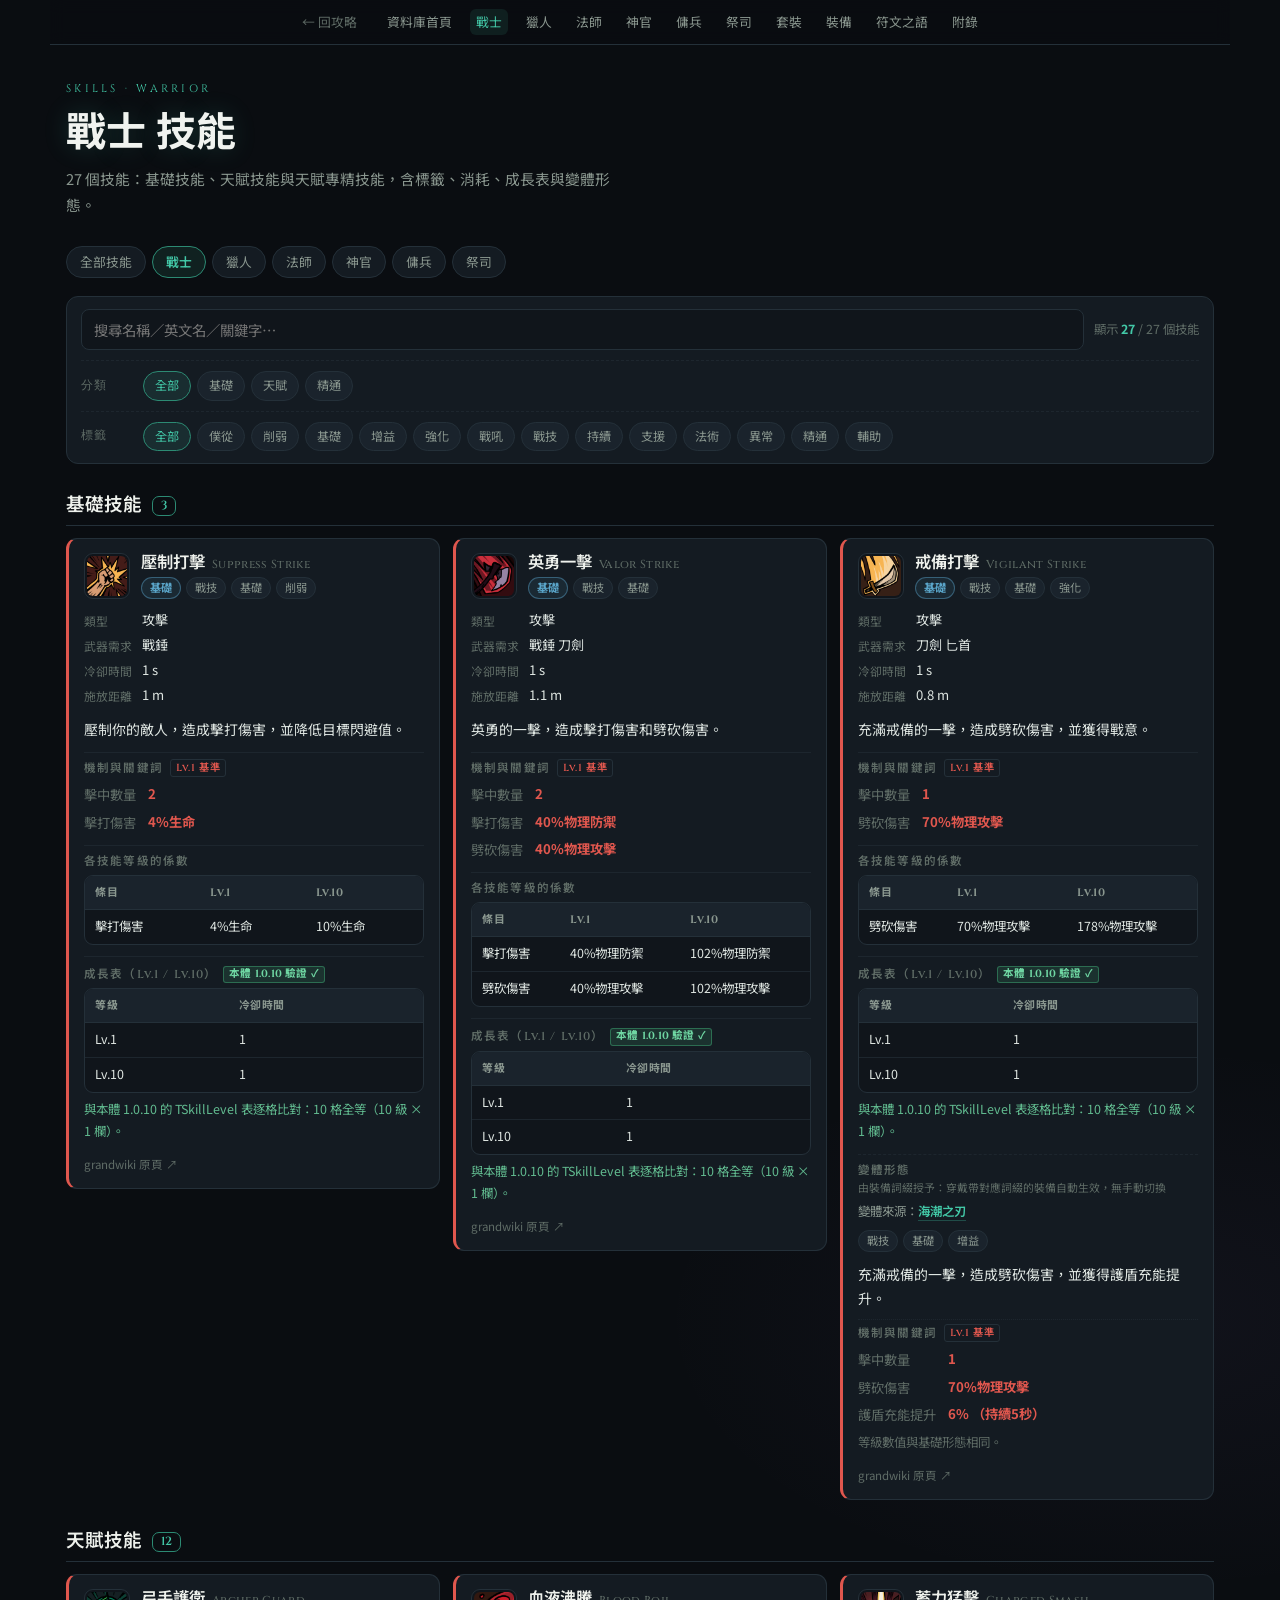
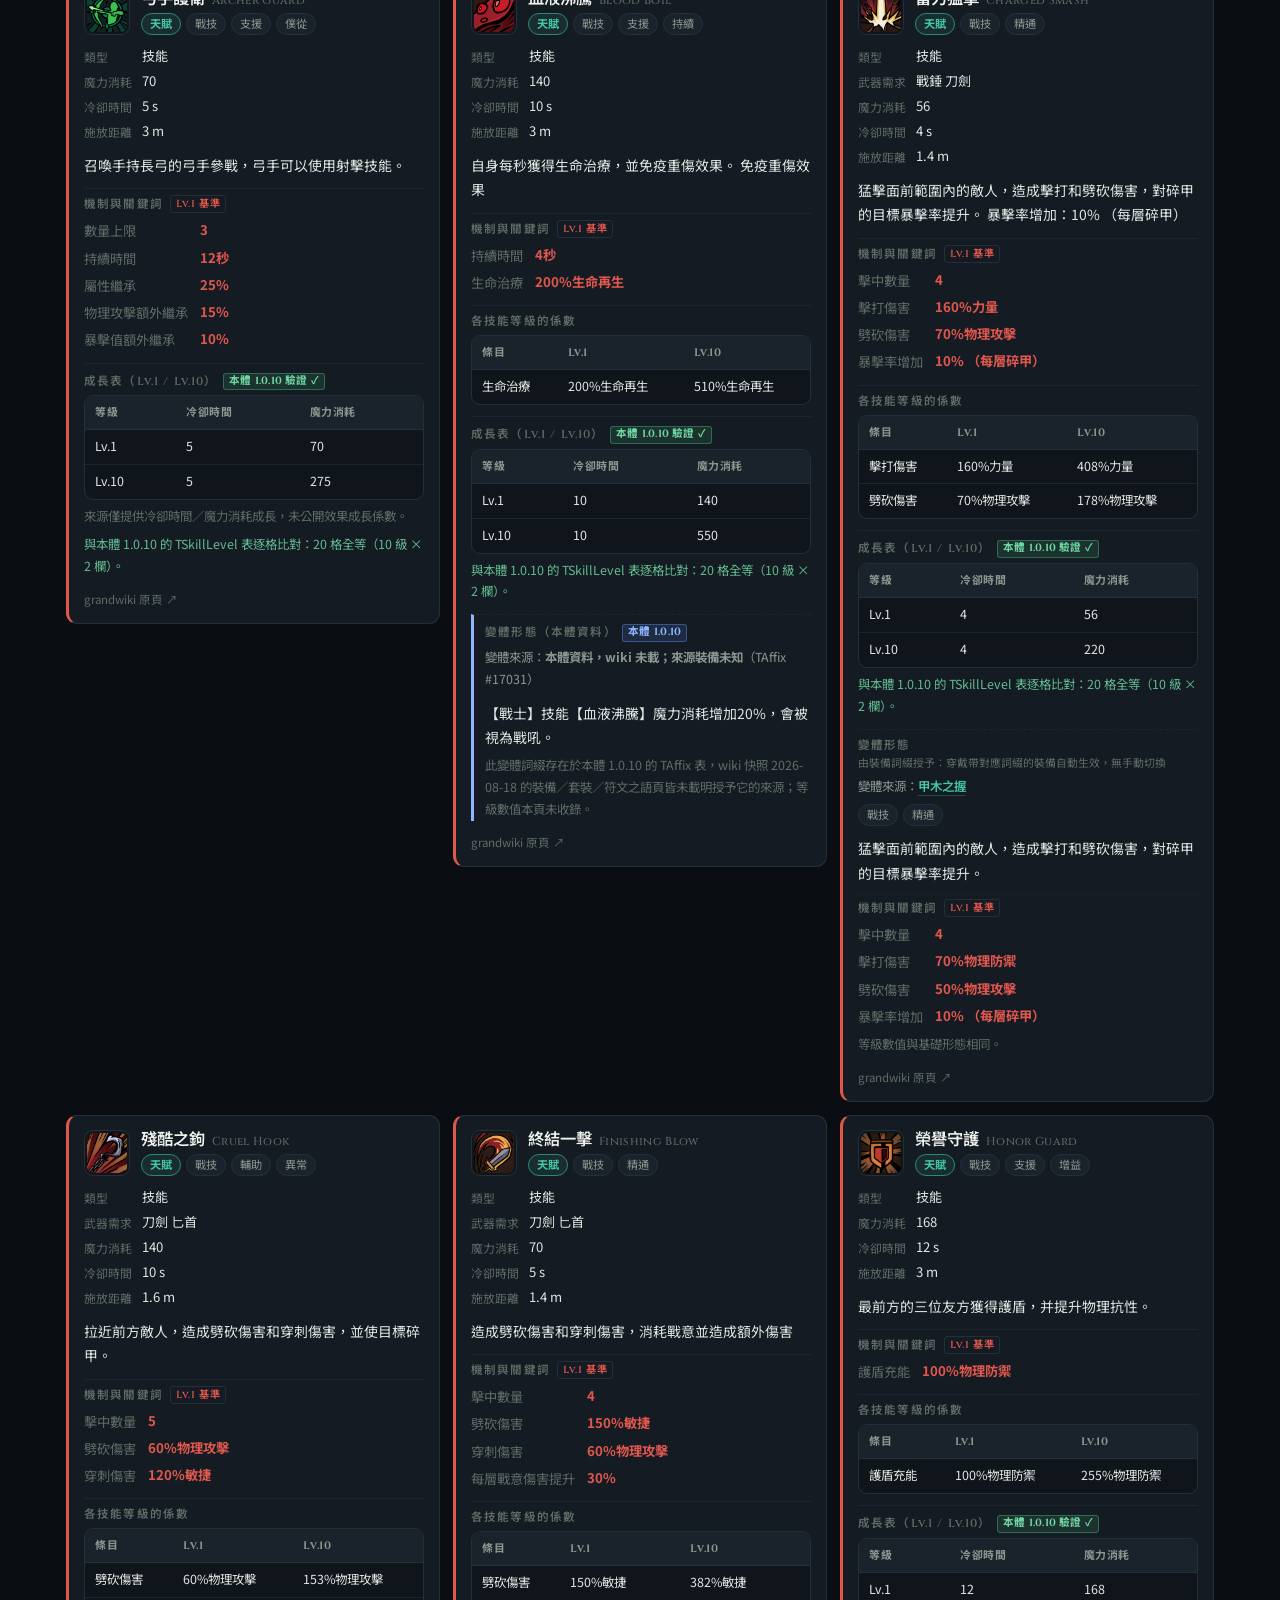
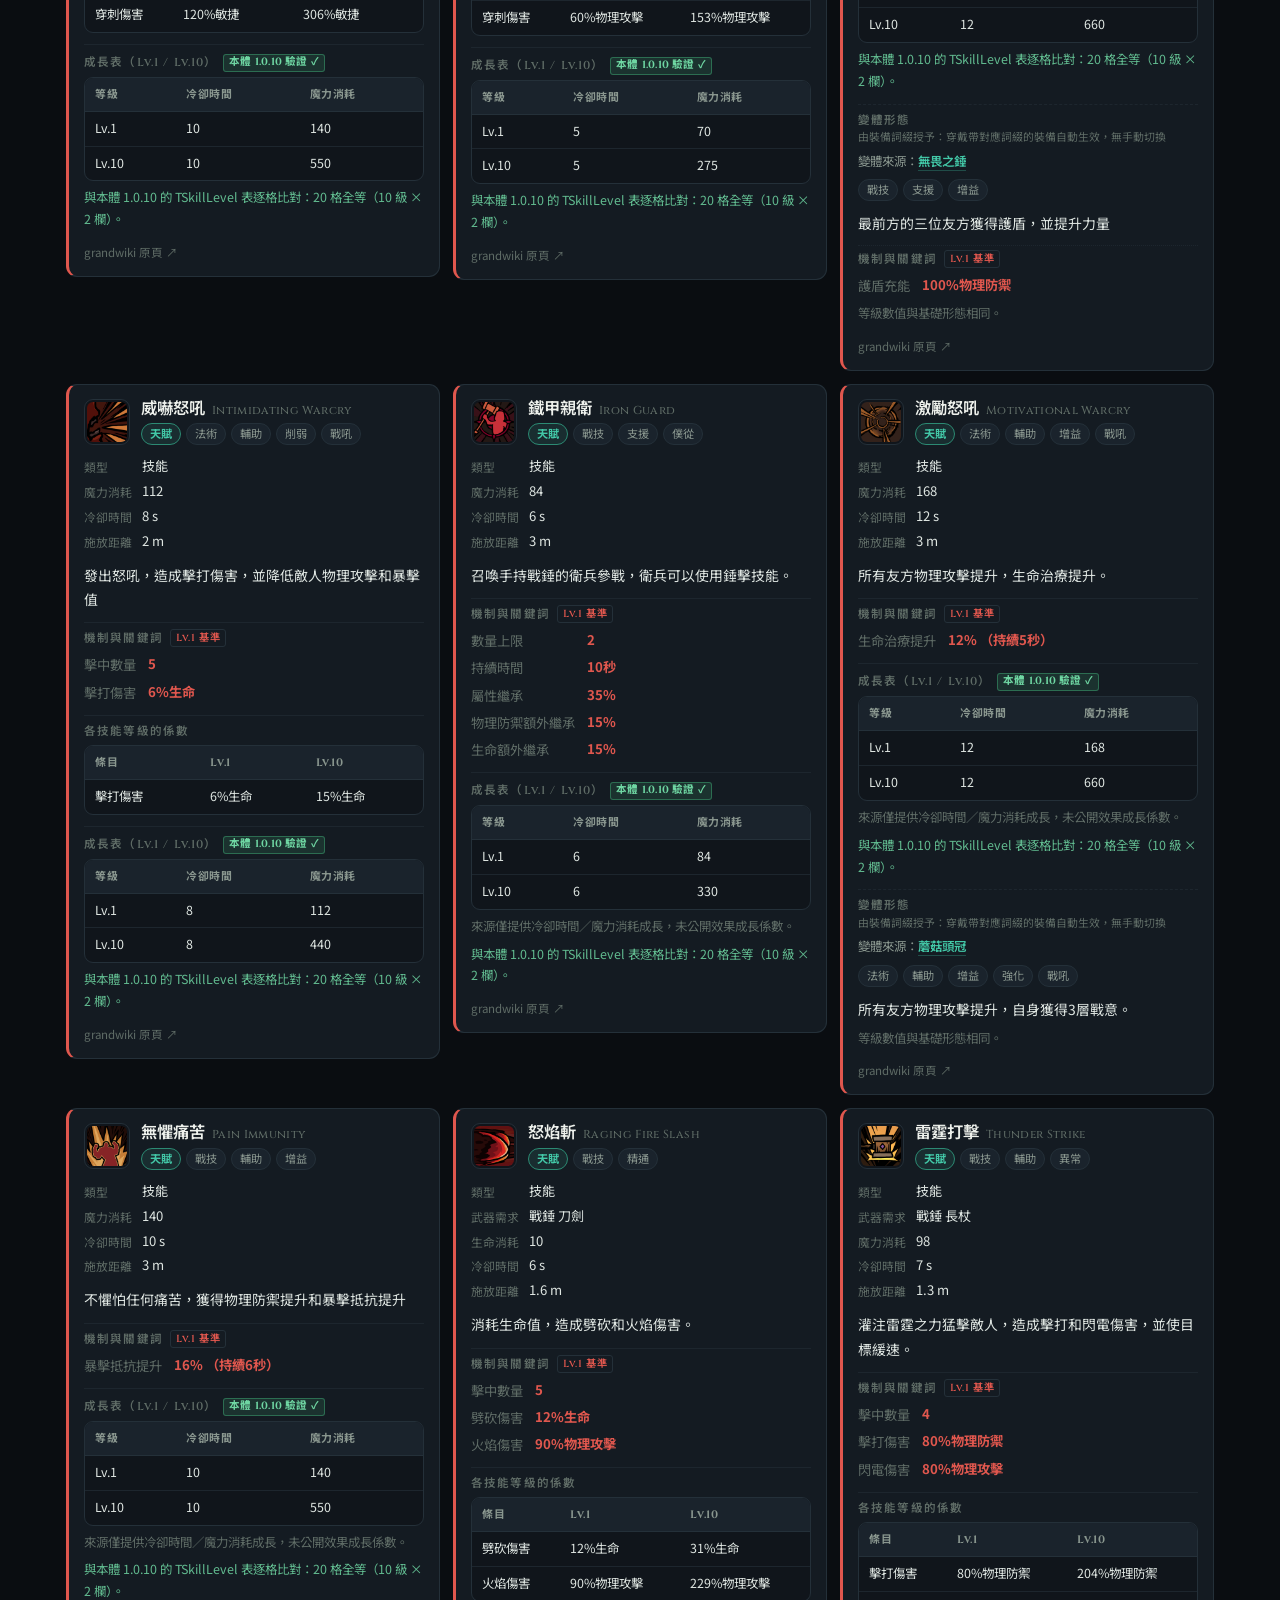
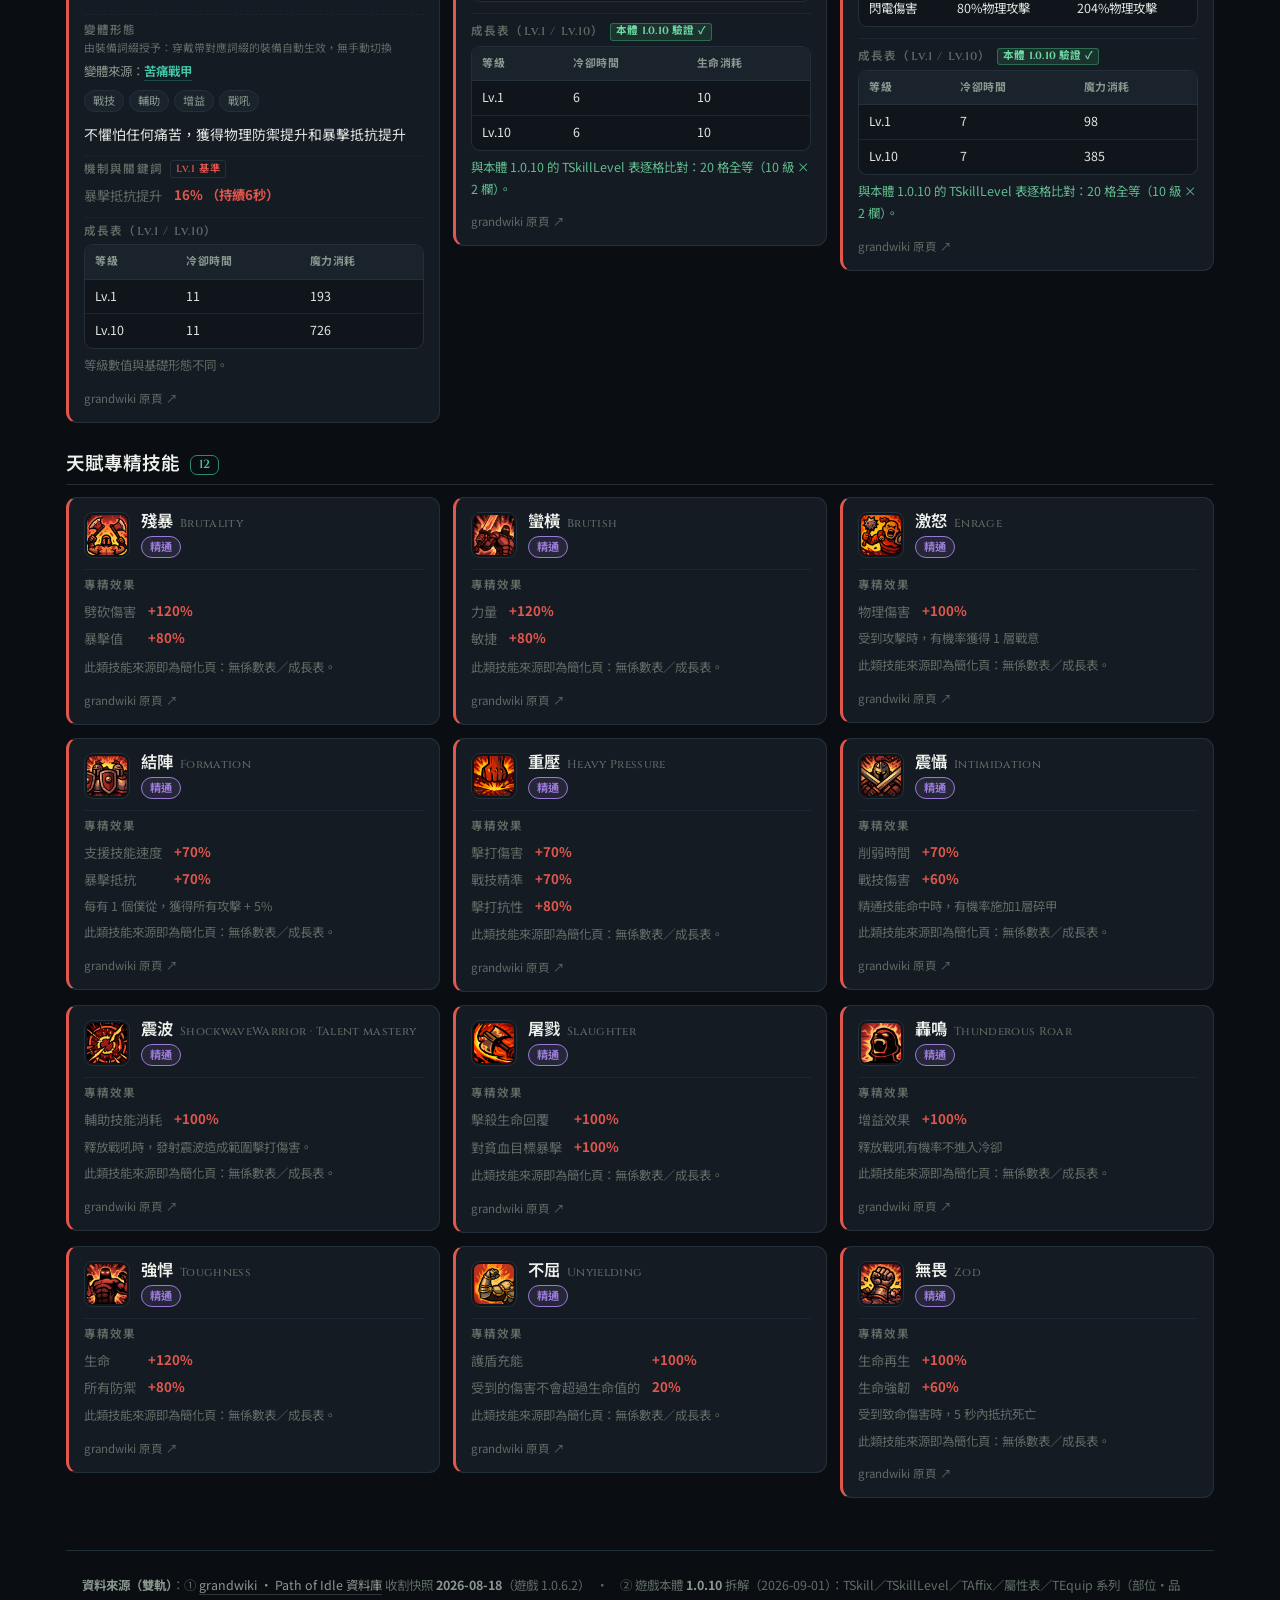
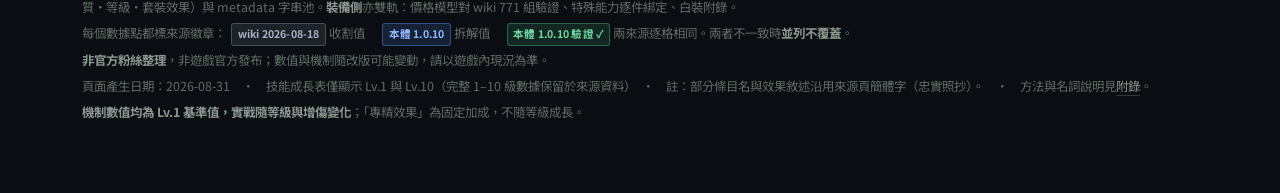
<file: db/skills-warrior.html>
<!doctype html>
<html lang="zh-Hant">
<head>
<meta charset="utf-8">
<meta name="viewport" content="width=device-width, initial-scale=1">
<title>戰士 技能 · Path of Idle 資料庫</title>
<link rel="preconnect" href="https://fonts.googleapis.com">
<link rel="preconnect" href="https://fonts.gstatic.com" crossorigin>
<link href="https://fonts.googleapis.com/css2?family=Cinzel:wght@500;600;700&family=Noto+Sans+TC:wght@400;500;700&display=swap" rel="stylesheet">
<link rel="stylesheet" href="db.css">
</head>
<body>
<div class="wrap">
<nav class="dbnav">
<a class="back" href="../index.html">← 回攻略</a>
<a href="index.html">資料庫首頁</a>
<a href="skills-warrior.html" class="on">戰士</a>
<a href="skills-hunter.html">獵人</a>
<a href="skills-mage.html">法師</a>
<a href="skills-cleric.html">神官</a>
<a href="skills-mercenary.html">傭兵</a>
<a href="skills-priest.html">祭司</a>
<a href="sets.html">套裝</a>
<a href="equipment.html">裝備</a>
<a href="runewords.html">符文之語</a>
<a href="appendix.html">附錄</a>
</nav>
<header class="phead c-war"><div class="eyebrow">Skills · warrior</div><h1>戰士 技能</h1><p class="lead">27 個技能：基礎技能、天賦技能與天賦專精技能，含標籤、消耗、成長表與變體形態。</p></header>
<nav class="sknav" aria-label="技能頁導覽">
<a href="skills-all.html">全部技能</a>
<a href="skills-warrior.html" class="on">戰士</a>
<a href="skills-hunter.html">獵人</a>
<a href="skills-mage.html">法師</a>
<a href="skills-cleric.html">神官</a>
<a href="skills-mercenary.html">傭兵</a>
<a href="skills-priest.html">祭司</a>
</nav>
<div class="toolbar">
<div class="searchrow"><input id="q" type="search" placeholder="搜尋名稱／英文名／關鍵字…" autocomplete="off" aria-label="搜尋"><span class="cnt">顯示 <b id="count">27</b> / 27 個技能</span></div>
<div class="frow"><span class="flabel">分類</span>
<button class="fbtn on" data-k="cat" data-v="">全部</button>
<button class="fbtn" data-k="cat" data-v="base">基礎</button>
<button class="fbtn" data-k="cat" data-v="talent">天賦</button>
<button class="fbtn" data-k="cat" data-v="mastery">精通</button>
</div>
<div class="frow"><span class="flabel">標籤</span>
<button class="fbtn on" data-k="tags" data-v="">全部</button>
<button class="fbtn" data-k="tags" data-v="僕從">僕從</button>
<button class="fbtn" data-k="tags" data-v="削弱">削弱</button>
<button class="fbtn" data-k="tags" data-v="基礎">基礎</button>
<button class="fbtn" data-k="tags" data-v="增益">增益</button>
<button class="fbtn" data-k="tags" data-v="強化">強化</button>
<button class="fbtn" data-k="tags" data-v="戰吼">戰吼</button>
<button class="fbtn" data-k="tags" data-v="戰技">戰技</button>
<button class="fbtn" data-k="tags" data-v="持續">持續</button>
<button class="fbtn" data-k="tags" data-v="支援">支援</button>
<button class="fbtn" data-k="tags" data-v="法術">法術</button>
<button class="fbtn" data-k="tags" data-v="異常">異常</button>
<button class="fbtn" data-k="tags" data-v="精通">精通</button>
<button class="fbtn" data-k="tags" data-v="輔助">輔助</button>
</div>
</div>
<section class="grp" data-group><h2>基礎技能 <span class="n">3</span></h2><div class="grid"><article class="card sk c-war" id="sk-suppress-strike" data-card data-cat="base" data-cls="戰士" data-tags="戰技|基礎|削弱" data-s="壓制打擊 suppress strike 戰技 基礎 削弱 壓制你的敵人，造成擊打傷害，並降低目標閃避值。 suppress-strike">
<header class="ch">
<img class="ico" src="icons/talent_101103.png" alt="" width="46" height="46" loading="lazy">
<div class="ct"><h3 class="nm">壓制打擊<span class="en">Suppress Strike</span></h3>
<div class="chips"><span class="chip cat cat-base">基礎</span><span class="chip tg">戰技</span><span class="chip tg">基礎</span><span class="chip tg">削弱</span></div></div></header>
<dl class="stats"><dt>類型</dt><dd>攻擊</dd><dt>武器需求</dt><dd>戰錘</dd><dt>冷卻時間</dt><dd>1 s</dd><dt>施放距離</dt><dd>1 m</dd></dl>
<p class="desc">壓制你的敵人，造成擊打傷害，並降低目標閃避值。</p>
<div class="sec mech"><h4>機制與關鍵詞<span class="lv1">Lv.1 基準</span></h4><dl class="mech-kv"><dt>擊中數量</dt><dd><b>2</b></dd><dt>擊打傷害</dt><dd><b>4%生命</b></dd></dl></div>
<div class="sec coef"><h4 class="coefh">各技能等級的係數</h4><div class="tablecard"><table><thead><tr><th>條目</th><th>Lv.1</th><th>Lv.10</th></tr></thead><tbody><tr><td>擊打傷害</td><td>4%生命</td><td>10%生命</td></tr></tbody></table></div></div>
<div class="sec lvl"><h4>成長表（Lv.1 / Lv.10）<span class="sb ok" title="wiki 值與本體 1.0.10 拆解逐格相同">本體 1.0.10 驗證 ✓</span></h4><div class="tablecard"><table><thead><tr><th>等級</th><th>冷卻時間</th></tr></thead><tbody><tr><td>Lv.1</td><td>1</td></tr><tr><td>Lv.10</td><td>1</td></tr></tbody></table></div><p class="note ver">與本體 1.0.10 的 TSkillLevel 表逐格比對：10 格全等（10 級 × 1 欄）。</p></div>

<a class="src" href="https://pathofidle.grandwiki.com/zh-hant/skills/suppress-strike/" rel="noopener">grandwiki 原頁 ↗</a>
</article>
<article class="card sk c-war" id="sk-valor-strike" data-card data-cat="base" data-cls="戰士" data-tags="戰技|基礎" data-s="英勇一擊 valor strike 戰技 基礎 英勇的一擊，造成擊打傷害和劈砍傷害。 valor-strike">
<header class="ch">
<img class="ico" src="icons/talent_101101.png" alt="" width="46" height="46" loading="lazy">
<div class="ct"><h3 class="nm">英勇一擊<span class="en">Valor Strike</span></h3>
<div class="chips"><span class="chip cat cat-base">基礎</span><span class="chip tg">戰技</span><span class="chip tg">基礎</span></div></div></header>
<dl class="stats"><dt>類型</dt><dd>攻擊</dd><dt>武器需求</dt><dd>戰錘 刀劍</dd><dt>冷卻時間</dt><dd>1 s</dd><dt>施放距離</dt><dd>1.1 m</dd></dl>
<p class="desc">英勇的一擊，造成擊打傷害和劈砍傷害。</p>
<div class="sec mech"><h4>機制與關鍵詞<span class="lv1">Lv.1 基準</span></h4><dl class="mech-kv"><dt>擊中數量</dt><dd><b>2</b></dd><dt>擊打傷害</dt><dd><b>40%物理防禦</b></dd><dt>劈砍傷害</dt><dd><b>40%物理攻擊</b></dd></dl></div>
<div class="sec coef"><h4 class="coefh">各技能等級的係數</h4><div class="tablecard"><table><thead><tr><th>條目</th><th>Lv.1</th><th>Lv.10</th></tr></thead><tbody><tr><td>擊打傷害</td><td>40%物理防禦</td><td>102%物理防禦</td></tr><tr><td>劈砍傷害</td><td>40%物理攻擊</td><td>102%物理攻擊</td></tr></tbody></table></div></div>
<div class="sec lvl"><h4>成長表（Lv.1 / Lv.10）<span class="sb ok" title="wiki 值與本體 1.0.10 拆解逐格相同">本體 1.0.10 驗證 ✓</span></h4><div class="tablecard"><table><thead><tr><th>等級</th><th>冷卻時間</th></tr></thead><tbody><tr><td>Lv.1</td><td>1</td></tr><tr><td>Lv.10</td><td>1</td></tr></tbody></table></div><p class="note ver">與本體 1.0.10 的 TSkillLevel 表逐格比對：10 格全等（10 級 × 1 欄）。</p></div>

<a class="src" href="https://pathofidle.grandwiki.com/zh-hant/skills/valor-strike/" rel="noopener">grandwiki 原頁 ↗</a>
</article>
<article class="card sk c-war" id="sk-vigilant-strike" data-card data-cat="base" data-cls="戰士" data-tags="戰技|基礎|強化" data-s="戒備打擊 vigilant strike 戰技 基礎 強化 充滿戒備的一擊，造成劈砍傷害，並獲得戰意。 vigilant-strike">
<header class="ch">
<img class="ico" src="icons/talent_101102.png" alt="" width="46" height="46" loading="lazy">
<div class="ct"><h3 class="nm">戒備打擊<span class="en">Vigilant Strike</span></h3>
<div class="chips"><span class="chip cat cat-base">基礎</span><span class="chip tg">戰技</span><span class="chip tg">基礎</span><span class="chip tg">強化</span></div></div></header>
<dl class="stats"><dt>類型</dt><dd>攻擊</dd><dt>武器需求</dt><dd>刀劍 匕首</dd><dt>冷卻時間</dt><dd>1 s</dd><dt>施放距離</dt><dd>0.8 m</dd></dl>
<p class="desc">充滿戒備的一擊，造成劈砍傷害，並獲得戰意。</p>
<div class="sec mech"><h4>機制與關鍵詞<span class="lv1">Lv.1 基準</span></h4><dl class="mech-kv"><dt>擊中數量</dt><dd><b>1</b></dd><dt>劈砍傷害</dt><dd><b>70%物理攻擊</b></dd></dl></div>
<div class="sec coef"><h4 class="coefh">各技能等級的係數</h4><div class="tablecard"><table><thead><tr><th>條目</th><th>Lv.1</th><th>Lv.10</th></tr></thead><tbody><tr><td>劈砍傷害</td><td>70%物理攻擊</td><td>178%物理攻擊</td></tr></tbody></table></div></div>
<div class="sec lvl"><h4>成長表（Lv.1 / Lv.10）<span class="sb ok" title="wiki 值與本體 1.0.10 拆解逐格相同">本體 1.0.10 驗證 ✓</span></h4><div class="tablecard"><table><thead><tr><th>等級</th><th>冷卻時間</th></tr></thead><tbody><tr><td>Lv.1</td><td>1</td></tr><tr><td>Lv.10</td><td>1</td></tr></tbody></table></div><p class="note ver">與本體 1.0.10 的 TSkillLevel 表逐格比對：10 格全等（10 級 × 1 欄）。</p></div>
<div class="sec var"><h4>變體形態<span class="vhint">由裝備詞綴授予：穿戴帶對應詞綴的裝備自動生效，無手動切換</span></h4>
<p class="vsrc">變體來源：<a href="equipment.html#eq-tideblade">海潮之刃</a></p>
<div class="chips"><span class="chip tg">戰技</span><span class="chip tg">基礎</span><span class="chip tg">增益</span></div>
<p class="desc">充滿戒備的一擊，造成劈砍傷害，並獲得護盾充能提升。</p>
<div class="sec mech vsub"><h4>機制與關鍵詞<span class="lv1">Lv.1 基準</span></h4><dl class="mech-kv"><dt>擊中數量</dt><dd><b>1</b></dd><dt>劈砍傷害</dt><dd><b>70%物理攻擊</b></dd><dt>護盾充能提升</dt><dd><b>6% （持續5秒）</b></dd></dl></div>

<p class="note">等級數值與基礎形態相同。</p>
</div>

<a class="src" href="https://pathofidle.grandwiki.com/zh-hant/skills/vigilant-strike/" rel="noopener">grandwiki 原頁 ↗</a>
</article></div></section>
<section class="grp" data-group><h2>天賦技能 <span class="n">12</span></h2><div class="grid"><article class="card sk c-war" id="sk-archer-guard" data-card data-cat="talent" data-cls="戰士" data-tags="戰技|支援|僕從" data-s="弓手護衛 archer guard 戰技 支援 僕從 召喚手持長弓的弓手參戰，弓手可以使用射擊技能。 archer-guard">
<header class="ch">
<img class="ico" src="icons/talent_101205.png" alt="" width="46" height="46" loading="lazy">
<div class="ct"><h3 class="nm">弓手護衛<span class="en">Archer Guard</span></h3>
<div class="chips"><span class="chip cat cat-talent">天賦</span><span class="chip tg">戰技</span><span class="chip tg">支援</span><span class="chip tg">僕從</span></div></div></header>
<dl class="stats"><dt>類型</dt><dd>技能</dd><dt>魔力消耗</dt><dd>70</dd><dt>冷卻時間</dt><dd>5 s</dd><dt>施放距離</dt><dd>3 m</dd></dl>
<p class="desc">召喚手持長弓的弓手參戰，弓手可以使用射擊技能。</p>
<div class="sec mech"><h4>機制與關鍵詞<span class="lv1">Lv.1 基準</span></h4><dl class="mech-kv"><dt>數量上限</dt><dd><b>3</b></dd><dt>持續時間</dt><dd><b>12秒</b></dd><dt>屬性繼承</dt><dd><b>25%</b></dd><dt>物理攻擊額外繼承</dt><dd><b>15%</b></dd><dt>暴擊值額外繼承</dt><dd><b>10%</b></dd></dl></div>
<div class="sec lvl"><h4>成長表（Lv.1 / Lv.10）<span class="sb ok" title="wiki 值與本體 1.0.10 拆解逐格相同">本體 1.0.10 驗證 ✓</span></h4><div class="tablecard"><table><thead><tr><th>等級</th><th>冷卻時間</th><th>魔力消耗</th></tr></thead><tbody><tr><td>Lv.1</td><td>5</td><td>70</td></tr><tr><td>Lv.10</td><td>5</td><td>275</td></tr></tbody></table></div><p class="note">來源僅提供冷卻時間／魔力消耗成長，未公開效果成長係數。</p><p class="note ver">與本體 1.0.10 的 TSkillLevel 表逐格比對：20 格全等（10 級 × 2 欄）。</p></div>

<a class="src" href="https://pathofidle.grandwiki.com/zh-hant/skills/archer-guard/" rel="noopener">grandwiki 原頁 ↗</a>
</article>
<article class="card sk c-war" id="sk-blood-boil" data-card data-cat="talent" data-cls="戰士" data-tags="戰技|支援|持續" data-s="血液沸騰 blood boil 戰技 支援 持續 自身每秒獲得生命治療，並免疫重傷效果。 免疫重傷效果 blood-boil">
<header class="ch">
<img class="ico" src="icons/talent_101203.png" alt="" width="46" height="46" loading="lazy">
<div class="ct"><h3 class="nm">血液沸騰<span class="en">Blood Boil</span></h3>
<div class="chips"><span class="chip cat cat-talent">天賦</span><span class="chip tg">戰技</span><span class="chip tg">支援</span><span class="chip tg">持續</span></div></div></header>
<dl class="stats"><dt>類型</dt><dd>技能</dd><dt>魔力消耗</dt><dd>140</dd><dt>冷卻時間</dt><dd>10 s</dd><dt>施放距離</dt><dd>3 m</dd></dl>
<p class="desc">自身每秒獲得生命治療，並免疫重傷效果。 免疫重傷效果</p>
<div class="sec mech"><h4>機制與關鍵詞<span class="lv1">Lv.1 基準</span></h4><dl class="mech-kv"><dt>持續時間</dt><dd><b>4秒</b></dd><dt>生命治療</dt><dd><b>200%生命再生</b></dd></dl></div>
<div class="sec coef"><h4 class="coefh">各技能等級的係數</h4><div class="tablecard"><table><thead><tr><th>條目</th><th>Lv.1</th><th>Lv.10</th></tr></thead><tbody><tr><td>生命治療</td><td>200%生命再生</td><td>510%生命再生</td></tr></tbody></table></div></div>
<div class="sec lvl"><h4>成長表（Lv.1 / Lv.10）<span class="sb ok" title="wiki 值與本體 1.0.10 拆解逐格相同">本體 1.0.10 驗證 ✓</span></h4><div class="tablecard"><table><thead><tr><th>等級</th><th>冷卻時間</th><th>魔力消耗</th></tr></thead><tbody><tr><td>Lv.1</td><td>10</td><td>140</td></tr><tr><td>Lv.10</td><td>10</td><td>550</td></tr></tbody></table></div><p class="note ver">與本體 1.0.10 的 TSkillLevel 表逐格比對：20 格全等（10 級 × 2 欄）。</p></div>
<div class="sec var corevar"><h4>變體形態（本體資料）<span class="sb core">本體 1.0.10</span></h4><p class="vsrc">變體來源：<b>本體資料，wiki 未載；來源裝備未知</b>（TAffix #17031）</p><p class="desc">【戰士】技能【血液沸騰】魔力消耗增加20%，會被視為戰吼。</p><p class="note">此變體詞綴存在於本體 1.0.10 的 TAffix 表，wiki 快照 2026-08-18 的裝備／套裝／符文之語頁皆未載明授予它的來源；等級數值本頁未收錄。</p></div>
<a class="src" href="https://pathofidle.grandwiki.com/zh-hant/skills/blood-boil/" rel="noopener">grandwiki 原頁 ↗</a>
</article>
<article class="card sk c-war" id="sk-charged-smash" data-card data-cat="talent" data-cls="戰士" data-tags="戰技|精通" data-s="蓄力猛擊 charged smash 戰技 精通 猛擊面前範圍內的敵人，造成擊打和劈砍傷害，對碎甲的目標暴擊率提升。 暴擊率增加：10% （每層碎甲） charged-smash">
<header class="ch">
<img class="ico" src="icons/talent_101201.png" alt="" width="46" height="46" loading="lazy">
<div class="ct"><h3 class="nm">蓄力猛擊<span class="en">Charged Smash</span></h3>
<div class="chips"><span class="chip cat cat-talent">天賦</span><span class="chip tg">戰技</span><span class="chip tg">精通</span></div></div></header>
<dl class="stats"><dt>類型</dt><dd>技能</dd><dt>武器需求</dt><dd>戰錘 刀劍</dd><dt>魔力消耗</dt><dd>56</dd><dt>冷卻時間</dt><dd>4 s</dd><dt>施放距離</dt><dd>1.4 m</dd></dl>
<p class="desc">猛擊面前範圍內的敵人，造成擊打和劈砍傷害，對碎甲的目標暴擊率提升。 暴擊率增加：10% （每層碎甲）</p>
<div class="sec mech"><h4>機制與關鍵詞<span class="lv1">Lv.1 基準</span></h4><dl class="mech-kv"><dt>擊中數量</dt><dd><b>4</b></dd><dt>擊打傷害</dt><dd><b>160%力量</b></dd><dt>劈砍傷害</dt><dd><b>70%物理攻擊</b></dd><dt>暴擊率增加</dt><dd><b>10% （每層碎甲）</b></dd></dl></div>
<div class="sec coef"><h4 class="coefh">各技能等級的係數</h4><div class="tablecard"><table><thead><tr><th>條目</th><th>Lv.1</th><th>Lv.10</th></tr></thead><tbody><tr><td>擊打傷害</td><td>160%力量</td><td>408%力量</td></tr><tr><td>劈砍傷害</td><td>70%物理攻擊</td><td>178%物理攻擊</td></tr></tbody></table></div></div>
<div class="sec lvl"><h4>成長表（Lv.1 / Lv.10）<span class="sb ok" title="wiki 值與本體 1.0.10 拆解逐格相同">本體 1.0.10 驗證 ✓</span></h4><div class="tablecard"><table><thead><tr><th>等級</th><th>冷卻時間</th><th>魔力消耗</th></tr></thead><tbody><tr><td>Lv.1</td><td>4</td><td>56</td></tr><tr><td>Lv.10</td><td>4</td><td>220</td></tr></tbody></table></div><p class="note ver">與本體 1.0.10 的 TSkillLevel 表逐格比對：20 格全等（10 級 × 2 欄）。</p></div>
<div class="sec var"><h4>變體形態<span class="vhint">由裝備詞綴授予：穿戴帶對應詞綴的裝備自動生效，無手動切換</span></h4>
<p class="vsrc">變體來源：<a href="equipment.html#eq-arborwood-grip">甲木之握</a></p>
<div class="chips"><span class="chip tg">戰技</span><span class="chip tg">精通</span></div>
<p class="desc">猛擊面前範圍內的敵人，造成擊打和劈砍傷害，對碎甲的目標暴擊率提升。</p>
<div class="sec mech vsub"><h4>機制與關鍵詞<span class="lv1">Lv.1 基準</span></h4><dl class="mech-kv"><dt>擊中數量</dt><dd><b>4</b></dd><dt>擊打傷害</dt><dd><b>70%物理防禦</b></dd><dt>劈砍傷害</dt><dd><b>50%物理攻擊</b></dd><dt>暴擊率增加</dt><dd><b>10% （每層碎甲）</b></dd></dl></div>

<p class="note">等級數值與基礎形態相同。</p>
</div>

<a class="src" href="https://pathofidle.grandwiki.com/zh-hant/skills/charged-smash/" rel="noopener">grandwiki 原頁 ↗</a>
</article>
<article class="card sk c-war" id="sk-cruel-hook" data-card data-cat="talent" data-cls="戰士" data-tags="戰技|輔助|異常" data-s="殘酷之鉤 cruel hook 戰技 輔助 異常 拉近前方敵人，造成劈砍傷害和穿刺傷害，並使目標碎甲。 cruel-hook">
<header class="ch">
<img class="ico" src="icons/talent_101209.png" alt="" width="46" height="46" loading="lazy">
<div class="ct"><h3 class="nm">殘酷之鉤<span class="en">Cruel Hook</span></h3>
<div class="chips"><span class="chip cat cat-talent">天賦</span><span class="chip tg">戰技</span><span class="chip tg">輔助</span><span class="chip tg">異常</span></div></div></header>
<dl class="stats"><dt>類型</dt><dd>技能</dd><dt>武器需求</dt><dd>刀劍 匕首</dd><dt>魔力消耗</dt><dd>140</dd><dt>冷卻時間</dt><dd>10 s</dd><dt>施放距離</dt><dd>1.6 m</dd></dl>
<p class="desc">拉近前方敵人，造成劈砍傷害和穿刺傷害，並使目標碎甲。</p>
<div class="sec mech"><h4>機制與關鍵詞<span class="lv1">Lv.1 基準</span></h4><dl class="mech-kv"><dt>擊中數量</dt><dd><b>5</b></dd><dt>劈砍傷害</dt><dd><b>60%物理攻擊</b></dd><dt>穿刺傷害</dt><dd><b>120%敏捷</b></dd></dl></div>
<div class="sec coef"><h4 class="coefh">各技能等級的係數</h4><div class="tablecard"><table><thead><tr><th>條目</th><th>Lv.1</th><th>Lv.10</th></tr></thead><tbody><tr><td>劈砍傷害</td><td>60%物理攻擊</td><td>153%物理攻擊</td></tr><tr><td>穿刺傷害</td><td>120%敏捷</td><td>306%敏捷</td></tr></tbody></table></div></div>
<div class="sec lvl"><h4>成長表（Lv.1 / Lv.10）<span class="sb ok" title="wiki 值與本體 1.0.10 拆解逐格相同">本體 1.0.10 驗證 ✓</span></h4><div class="tablecard"><table><thead><tr><th>等級</th><th>冷卻時間</th><th>魔力消耗</th></tr></thead><tbody><tr><td>Lv.1</td><td>10</td><td>140</td></tr><tr><td>Lv.10</td><td>10</td><td>550</td></tr></tbody></table></div><p class="note ver">與本體 1.0.10 的 TSkillLevel 表逐格比對：20 格全等（10 級 × 2 欄）。</p></div>

<a class="src" href="https://pathofidle.grandwiki.com/zh-hant/skills/cruel-hook/" rel="noopener">grandwiki 原頁 ↗</a>
</article>
<article class="card sk c-war" id="sk-finishing-blow" data-card data-cat="talent" data-cls="戰士" data-tags="戰技|精通" data-s="終結一擊 finishing blow 戰技 精通 造成劈砍傷害和穿刺傷害，消耗戰意並造成額外傷害 finishing-blow">
<header class="ch">
<img class="ico" src="icons/talent_101210.png" alt="" width="46" height="46" loading="lazy">
<div class="ct"><h3 class="nm">終結一擊<span class="en">Finishing Blow</span></h3>
<div class="chips"><span class="chip cat cat-talent">天賦</span><span class="chip tg">戰技</span><span class="chip tg">精通</span></div></div></header>
<dl class="stats"><dt>類型</dt><dd>技能</dd><dt>武器需求</dt><dd>刀劍 匕首</dd><dt>魔力消耗</dt><dd>70</dd><dt>冷卻時間</dt><dd>5 s</dd><dt>施放距離</dt><dd>1.4 m</dd></dl>
<p class="desc">造成劈砍傷害和穿刺傷害，消耗戰意並造成額外傷害</p>
<div class="sec mech"><h4>機制與關鍵詞<span class="lv1">Lv.1 基準</span></h4><dl class="mech-kv"><dt>擊中數量</dt><dd><b>4</b></dd><dt>劈砍傷害</dt><dd><b>150%敏捷</b></dd><dt>穿刺傷害</dt><dd><b>60%物理攻擊</b></dd><dt>每層戰意傷害提升</dt><dd><b>30%</b></dd></dl></div>
<div class="sec coef"><h4 class="coefh">各技能等級的係數</h4><div class="tablecard"><table><thead><tr><th>條目</th><th>Lv.1</th><th>Lv.10</th></tr></thead><tbody><tr><td>劈砍傷害</td><td>150%敏捷</td><td>382%敏捷</td></tr><tr><td>穿刺傷害</td><td>60%物理攻擊</td><td>153%物理攻擊</td></tr></tbody></table></div></div>
<div class="sec lvl"><h4>成長表（Lv.1 / Lv.10）<span class="sb ok" title="wiki 值與本體 1.0.10 拆解逐格相同">本體 1.0.10 驗證 ✓</span></h4><div class="tablecard"><table><thead><tr><th>等級</th><th>冷卻時間</th><th>魔力消耗</th></tr></thead><tbody><tr><td>Lv.1</td><td>5</td><td>70</td></tr><tr><td>Lv.10</td><td>5</td><td>275</td></tr></tbody></table></div><p class="note ver">與本體 1.0.10 的 TSkillLevel 表逐格比對：20 格全等（10 級 × 2 欄）。</p></div>

<a class="src" href="https://pathofidle.grandwiki.com/zh-hant/skills/finishing-blow/" rel="noopener">grandwiki 原頁 ↗</a>
</article>
<article class="card sk c-war" id="sk-honor-guard" data-card data-cat="talent" data-cls="戰士" data-tags="戰技|支援|增益" data-s="榮譽守護 honor guard 戰技 支援 增益 最前方的三位友方獲得護盾，并提升物理抗性。 honor-guard">
<header class="ch">
<img class="ico" src="icons/talent_101207.png" alt="" width="46" height="46" loading="lazy">
<div class="ct"><h3 class="nm">榮譽守護<span class="en">Honor Guard</span></h3>
<div class="chips"><span class="chip cat cat-talent">天賦</span><span class="chip tg">戰技</span><span class="chip tg">支援</span><span class="chip tg">增益</span></div></div></header>
<dl class="stats"><dt>類型</dt><dd>技能</dd><dt>魔力消耗</dt><dd>168</dd><dt>冷卻時間</dt><dd>12 s</dd><dt>施放距離</dt><dd>3 m</dd></dl>
<p class="desc">最前方的三位友方獲得護盾，并提升物理抗性。</p>
<div class="sec mech"><h4>機制與關鍵詞<span class="lv1">Lv.1 基準</span></h4><dl class="mech-kv"><dt>護盾充能</dt><dd><b>100%物理防禦</b></dd></dl></div>
<div class="sec coef"><h4 class="coefh">各技能等級的係數</h4><div class="tablecard"><table><thead><tr><th>條目</th><th>Lv.1</th><th>Lv.10</th></tr></thead><tbody><tr><td>護盾充能</td><td>100%物理防禦</td><td>255%物理防禦</td></tr></tbody></table></div></div>
<div class="sec lvl"><h4>成長表（Lv.1 / Lv.10）<span class="sb ok" title="wiki 值與本體 1.0.10 拆解逐格相同">本體 1.0.10 驗證 ✓</span></h4><div class="tablecard"><table><thead><tr><th>等級</th><th>冷卻時間</th><th>魔力消耗</th></tr></thead><tbody><tr><td>Lv.1</td><td>12</td><td>168</td></tr><tr><td>Lv.10</td><td>12</td><td>660</td></tr></tbody></table></div><p class="note ver">與本體 1.0.10 的 TSkillLevel 表逐格比對：20 格全等（10 級 × 2 欄）。</p></div>
<div class="sec var"><h4>變體形態<span class="vhint">由裝備詞綴授予：穿戴帶對應詞綴的裝備自動生效，無手動切換</span></h4>
<p class="vsrc">變體來源：<a href="equipment.html#eq-fearless-hammer">無畏之錘</a></p>
<div class="chips"><span class="chip tg">戰技</span><span class="chip tg">支援</span><span class="chip tg">增益</span></div>
<p class="desc">最前方的三位友方獲得護盾，並提升力量</p>
<div class="sec mech vsub"><h4>機制與關鍵詞<span class="lv1">Lv.1 基準</span></h4><dl class="mech-kv"><dt>護盾充能</dt><dd><b>100%物理防禦</b></dd></dl></div>

<p class="note">等級數值與基礎形態相同。</p>
</div>

<a class="src" href="https://pathofidle.grandwiki.com/zh-hant/skills/honor-guard/" rel="noopener">grandwiki 原頁 ↗</a>
</article>
<article class="card sk c-war" id="sk-intimidating-warcry" data-card data-cat="talent" data-cls="戰士" data-tags="法術|輔助|削弱|戰吼" data-s="威嚇怒吼 intimidating warcry 法術 輔助 削弱 戰吼 發出怒吼，造成擊打傷害，並降低敵人物理攻擊和暴擊值 intimidating-warcry">
<header class="ch">
<img class="ico" src="icons/talent_101204.png" alt="" width="46" height="46" loading="lazy">
<div class="ct"><h3 class="nm">威嚇怒吼<span class="en">Intimidating Warcry</span></h3>
<div class="chips"><span class="chip cat cat-talent">天賦</span><span class="chip tg">法術</span><span class="chip tg">輔助</span><span class="chip tg">削弱</span><span class="chip tg">戰吼</span></div></div></header>
<dl class="stats"><dt>類型</dt><dd>技能</dd><dt>魔力消耗</dt><dd>112</dd><dt>冷卻時間</dt><dd>8 s</dd><dt>施放距離</dt><dd>2 m</dd></dl>
<p class="desc">發出怒吼，造成擊打傷害，並降低敵人物理攻擊和暴擊值</p>
<div class="sec mech"><h4>機制與關鍵詞<span class="lv1">Lv.1 基準</span></h4><dl class="mech-kv"><dt>擊中數量</dt><dd><b>5</b></dd><dt>擊打傷害</dt><dd><b>6%生命</b></dd></dl></div>
<div class="sec coef"><h4 class="coefh">各技能等級的係數</h4><div class="tablecard"><table><thead><tr><th>條目</th><th>Lv.1</th><th>Lv.10</th></tr></thead><tbody><tr><td>擊打傷害</td><td>6%生命</td><td>15%生命</td></tr></tbody></table></div></div>
<div class="sec lvl"><h4>成長表（Lv.1 / Lv.10）<span class="sb ok" title="wiki 值與本體 1.0.10 拆解逐格相同">本體 1.0.10 驗證 ✓</span></h4><div class="tablecard"><table><thead><tr><th>等級</th><th>冷卻時間</th><th>魔力消耗</th></tr></thead><tbody><tr><td>Lv.1</td><td>8</td><td>112</td></tr><tr><td>Lv.10</td><td>8</td><td>440</td></tr></tbody></table></div><p class="note ver">與本體 1.0.10 的 TSkillLevel 表逐格比對：20 格全等（10 級 × 2 欄）。</p></div>

<a class="src" href="https://pathofidle.grandwiki.com/zh-hant/skills/intimidating-warcry/" rel="noopener">grandwiki 原頁 ↗</a>
</article>
<article class="card sk c-war" id="sk-iron-guard" data-card data-cat="talent" data-cls="戰士" data-tags="戰技|支援|僕從" data-s="鐵甲親衛 iron guard 戰技 支援 僕從 召喚手持戰錘的衛兵參戰，衛兵可以使用錘擊技能。 iron-guard">
<header class="ch">
<img class="ico" src="icons/talent_101206.png" alt="" width="46" height="46" loading="lazy">
<div class="ct"><h3 class="nm">鐵甲親衛<span class="en">Iron Guard</span></h3>
<div class="chips"><span class="chip cat cat-talent">天賦</span><span class="chip tg">戰技</span><span class="chip tg">支援</span><span class="chip tg">僕從</span></div></div></header>
<dl class="stats"><dt>類型</dt><dd>技能</dd><dt>魔力消耗</dt><dd>84</dd><dt>冷卻時間</dt><dd>6 s</dd><dt>施放距離</dt><dd>3 m</dd></dl>
<p class="desc">召喚手持戰錘的衛兵參戰，衛兵可以使用錘擊技能。</p>
<div class="sec mech"><h4>機制與關鍵詞<span class="lv1">Lv.1 基準</span></h4><dl class="mech-kv"><dt>數量上限</dt><dd><b>2</b></dd><dt>持續時間</dt><dd><b>10秒</b></dd><dt>屬性繼承</dt><dd><b>35%</b></dd><dt>物理防禦額外繼承</dt><dd><b>15%</b></dd><dt>生命額外繼承</dt><dd><b>15%</b></dd></dl></div>
<div class="sec lvl"><h4>成長表（Lv.1 / Lv.10）<span class="sb ok" title="wiki 值與本體 1.0.10 拆解逐格相同">本體 1.0.10 驗證 ✓</span></h4><div class="tablecard"><table><thead><tr><th>等級</th><th>冷卻時間</th><th>魔力消耗</th></tr></thead><tbody><tr><td>Lv.1</td><td>6</td><td>84</td></tr><tr><td>Lv.10</td><td>6</td><td>330</td></tr></tbody></table></div><p class="note">來源僅提供冷卻時間／魔力消耗成長，未公開效果成長係數。</p><p class="note ver">與本體 1.0.10 的 TSkillLevel 表逐格比對：20 格全等（10 級 × 2 欄）。</p></div>

<a class="src" href="https://pathofidle.grandwiki.com/zh-hant/skills/iron-guard/" rel="noopener">grandwiki 原頁 ↗</a>
</article>
<article class="card sk c-war" id="sk-motivational-warcry" data-card data-cat="talent" data-cls="戰士" data-tags="法術|輔助|增益|戰吼" data-s="激勵怒吼 motivational warcry 法術 輔助 增益 戰吼 所有友方物理攻擊提升，生命治療提升。 motivational-warcry">
<header class="ch">
<img class="ico" src="icons/talent_101202.png" alt="" width="46" height="46" loading="lazy">
<div class="ct"><h3 class="nm">激勵怒吼<span class="en">Motivational Warcry</span></h3>
<div class="chips"><span class="chip cat cat-talent">天賦</span><span class="chip tg">法術</span><span class="chip tg">輔助</span><span class="chip tg">增益</span><span class="chip tg">戰吼</span></div></div></header>
<dl class="stats"><dt>類型</dt><dd>技能</dd><dt>魔力消耗</dt><dd>168</dd><dt>冷卻時間</dt><dd>12 s</dd><dt>施放距離</dt><dd>3 m</dd></dl>
<p class="desc">所有友方物理攻擊提升，生命治療提升。</p>
<div class="sec mech"><h4>機制與關鍵詞<span class="lv1">Lv.1 基準</span></h4><dl class="mech-kv"><dt>生命治療提升</dt><dd><b>12% （持續5秒）</b></dd></dl></div>
<div class="sec lvl"><h4>成長表（Lv.1 / Lv.10）<span class="sb ok" title="wiki 值與本體 1.0.10 拆解逐格相同">本體 1.0.10 驗證 ✓</span></h4><div class="tablecard"><table><thead><tr><th>等級</th><th>冷卻時間</th><th>魔力消耗</th></tr></thead><tbody><tr><td>Lv.1</td><td>12</td><td>168</td></tr><tr><td>Lv.10</td><td>12</td><td>660</td></tr></tbody></table></div><p class="note">來源僅提供冷卻時間／魔力消耗成長，未公開效果成長係數。</p><p class="note ver">與本體 1.0.10 的 TSkillLevel 表逐格比對：20 格全等（10 級 × 2 欄）。</p></div>
<div class="sec var"><h4>變體形態<span class="vhint">由裝備詞綴授予：穿戴帶對應詞綴的裝備自動生效，無手動切換</span></h4>
<p class="vsrc">變體來源：<a href="equipment.html#eq-mushroom-crown">蘑菇頭冠</a></p>
<div class="chips"><span class="chip tg">法術</span><span class="chip tg">輔助</span><span class="chip tg">增益</span><span class="chip tg">強化</span><span class="chip tg">戰吼</span></div>
<p class="desc">所有友方物理攻擊提升，自身獲得3層戰意。</p>

<p class="note">等級數值與基礎形態相同。</p>
</div>

<a class="src" href="https://pathofidle.grandwiki.com/zh-hant/skills/motivational-warcry/" rel="noopener">grandwiki 原頁 ↗</a>
</article>
<article class="card sk c-war" id="sk-pain-immunity" data-card data-cat="talent" data-cls="戰士" data-tags="戰技|輔助|增益" data-s="無懼痛苦 pain immunity 戰技 輔助 增益 不懼怕任何痛苦，獲得物理防禦提升和暴擊抵抗提升 pain-immunity">
<header class="ch">
<img class="ico" src="icons/talent_101212.png" alt="" width="46" height="46" loading="lazy">
<div class="ct"><h3 class="nm">無懼痛苦<span class="en">Pain Immunity</span></h3>
<div class="chips"><span class="chip cat cat-talent">天賦</span><span class="chip tg">戰技</span><span class="chip tg">輔助</span><span class="chip tg">增益</span></div></div></header>
<dl class="stats"><dt>類型</dt><dd>技能</dd><dt>魔力消耗</dt><dd>140</dd><dt>冷卻時間</dt><dd>10 s</dd><dt>施放距離</dt><dd>3 m</dd></dl>
<p class="desc">不懼怕任何痛苦，獲得物理防禦提升和暴擊抵抗提升</p>
<div class="sec mech"><h4>機制與關鍵詞<span class="lv1">Lv.1 基準</span></h4><dl class="mech-kv"><dt>暴擊抵抗提升</dt><dd><b>16% （持續6秒）</b></dd></dl></div>
<div class="sec lvl"><h4>成長表（Lv.1 / Lv.10）<span class="sb ok" title="wiki 值與本體 1.0.10 拆解逐格相同">本體 1.0.10 驗證 ✓</span></h4><div class="tablecard"><table><thead><tr><th>等級</th><th>冷卻時間</th><th>魔力消耗</th></tr></thead><tbody><tr><td>Lv.1</td><td>10</td><td>140</td></tr><tr><td>Lv.10</td><td>10</td><td>550</td></tr></tbody></table></div><p class="note">來源僅提供冷卻時間／魔力消耗成長，未公開效果成長係數。</p><p class="note ver">與本體 1.0.10 的 TSkillLevel 表逐格比對：20 格全等（10 級 × 2 欄）。</p></div>
<div class="sec var"><h4>變體形態<span class="vhint">由裝備詞綴授予：穿戴帶對應詞綴的裝備自動生效，無手動切換</span></h4>
<p class="vsrc">變體來源：<a href="equipment.html#eq-agony-plate">苦痛戰甲</a></p>
<div class="chips"><span class="chip tg">戰技</span><span class="chip tg">輔助</span><span class="chip tg">增益</span><span class="chip tg">戰吼</span></div>
<p class="desc">不懼怕任何痛苦，獲得物理防禦提升和暴擊抵抗提升</p>
<div class="sec mech vsub"><h4>機制與關鍵詞<span class="lv1">Lv.1 基準</span></h4><dl class="mech-kv"><dt>暴擊抵抗提升</dt><dd><b>16% （持續6秒）</b></dd></dl></div>
<div class="sec lvl vsub"><h4>成長表（Lv.1 / Lv.10）</h4><div class="tablecard"><table><thead><tr><th>等級</th><th>冷卻時間</th><th>魔力消耗</th></tr></thead><tbody><tr><td>Lv.1</td><td>11</td><td>193</td></tr><tr><td>Lv.10</td><td>11</td><td>726</td></tr></tbody></table></div></div>
<p class="note">等級數值與基礎形態不同。</p>
</div>

<a class="src" href="https://pathofidle.grandwiki.com/zh-hant/skills/pain-immunity/" rel="noopener">grandwiki 原頁 ↗</a>
</article>
<article class="card sk c-war" id="sk-raging-fire-slash" data-card data-cat="talent" data-cls="戰士" data-tags="戰技|精通" data-s="怒焰斬 raging fire slash 戰技 精通 消耗生命值，造成劈砍和火焰傷害。 raging-fire-slash">
<header class="ch">
<img class="ico" src="icons/talent_101211.png" alt="" width="46" height="46" loading="lazy">
<div class="ct"><h3 class="nm">怒焰斬<span class="en">Raging Fire Slash</span></h3>
<div class="chips"><span class="chip cat cat-talent">天賦</span><span class="chip tg">戰技</span><span class="chip tg">精通</span></div></div></header>
<dl class="stats"><dt>類型</dt><dd>技能</dd><dt>武器需求</dt><dd>戰錘 刀劍</dd><dt>生命消耗</dt><dd>10</dd><dt>冷卻時間</dt><dd>6 s</dd><dt>施放距離</dt><dd>1.6 m</dd></dl>
<p class="desc">消耗生命值，造成劈砍和火焰傷害。</p>
<div class="sec mech"><h4>機制與關鍵詞<span class="lv1">Lv.1 基準</span></h4><dl class="mech-kv"><dt>擊中數量</dt><dd><b>5</b></dd><dt>劈砍傷害</dt><dd><b>12%生命</b></dd><dt>火焰傷害</dt><dd><b>90%物理攻擊</b></dd></dl></div>
<div class="sec coef"><h4 class="coefh">各技能等級的係數</h4><div class="tablecard"><table><thead><tr><th>條目</th><th>Lv.1</th><th>Lv.10</th></tr></thead><tbody><tr><td>劈砍傷害</td><td>12%生命</td><td>31%生命</td></tr><tr><td>火焰傷害</td><td>90%物理攻擊</td><td>229%物理攻擊</td></tr></tbody></table></div></div>
<div class="sec lvl"><h4>成長表（Lv.1 / Lv.10）<span class="sb ok" title="wiki 值與本體 1.0.10 拆解逐格相同">本體 1.0.10 驗證 ✓</span></h4><div class="tablecard"><table><thead><tr><th>等級</th><th>冷卻時間</th><th>生命消耗</th></tr></thead><tbody><tr><td>Lv.1</td><td>6</td><td>10</td></tr><tr><td>Lv.10</td><td>6</td><td>10</td></tr></tbody></table></div><p class="note ver">與本體 1.0.10 的 TSkillLevel 表逐格比對：20 格全等（10 級 × 2 欄）。</p></div>

<a class="src" href="https://pathofidle.grandwiki.com/zh-hant/skills/raging-fire-slash/" rel="noopener">grandwiki 原頁 ↗</a>
</article>
<article class="card sk c-war" id="sk-thunder-strike" data-card data-cat="talent" data-cls="戰士" data-tags="戰技|輔助|異常" data-s="雷霆打擊 thunder strike 戰技 輔助 異常 灌注雷霆之力猛擊敵人，造成擊打和閃電傷害，並使目標緩速。 thunder-strike">
<header class="ch">
<img class="ico" src="icons/talent_101208.png" alt="" width="46" height="46" loading="lazy">
<div class="ct"><h3 class="nm">雷霆打擊<span class="en">Thunder Strike</span></h3>
<div class="chips"><span class="chip cat cat-talent">天賦</span><span class="chip tg">戰技</span><span class="chip tg">輔助</span><span class="chip tg">異常</span></div></div></header>
<dl class="stats"><dt>類型</dt><dd>技能</dd><dt>武器需求</dt><dd>戰錘 長杖</dd><dt>魔力消耗</dt><dd>98</dd><dt>冷卻時間</dt><dd>7 s</dd><dt>施放距離</dt><dd>1.3 m</dd></dl>
<p class="desc">灌注雷霆之力猛擊敵人，造成擊打和閃電傷害，並使目標緩速。</p>
<div class="sec mech"><h4>機制與關鍵詞<span class="lv1">Lv.1 基準</span></h4><dl class="mech-kv"><dt>擊中數量</dt><dd><b>4</b></dd><dt>擊打傷害</dt><dd><b>80%物理防禦</b></dd><dt>閃電傷害</dt><dd><b>80%物理攻擊</b></dd></dl></div>
<div class="sec coef"><h4 class="coefh">各技能等級的係數</h4><div class="tablecard"><table><thead><tr><th>條目</th><th>Lv.1</th><th>Lv.10</th></tr></thead><tbody><tr><td>擊打傷害</td><td>80%物理防禦</td><td>204%物理防禦</td></tr><tr><td>閃電傷害</td><td>80%物理攻擊</td><td>204%物理攻擊</td></tr></tbody></table></div></div>
<div class="sec lvl"><h4>成長表（Lv.1 / Lv.10）<span class="sb ok" title="wiki 值與本體 1.0.10 拆解逐格相同">本體 1.0.10 驗證 ✓</span></h4><div class="tablecard"><table><thead><tr><th>等級</th><th>冷卻時間</th><th>魔力消耗</th></tr></thead><tbody><tr><td>Lv.1</td><td>7</td><td>98</td></tr><tr><td>Lv.10</td><td>7</td><td>385</td></tr></tbody></table></div><p class="note ver">與本體 1.0.10 的 TSkillLevel 表逐格比對：20 格全等（10 級 × 2 欄）。</p></div>

<a class="src" href="https://pathofidle.grandwiki.com/zh-hant/skills/thunder-strike/" rel="noopener">grandwiki 原頁 ↗</a>
</article></div></section>
<section class="grp" data-group><h2>天賦專精技能 <span class="n">12</span></h2><div class="grid"><article class="card sk c-war" id="sk-brutality" data-card data-cat="mastery" data-cls="戰士" data-tags="" data-s="殘暴 brutality brutality">
<header class="ch">
<img class="ico" src="icons/talent_102002.png" alt="" width="46" height="46" loading="lazy">
<div class="ct"><h3 class="nm">殘暴<span class="en">Brutality</span></h3>
<div class="chips"><span class="chip cat cat-mastery">精通</span></div></div></header>

<div class="sec mech"><h4>專精效果</h4><dl class="mech-kv"><dt>劈砍傷害</dt><dd><b>+120%</b></dd><dt>暴擊值</dt><dd><b>+80%</b></dd></dl><p class="note">此類技能來源即為簡化頁：無係數表／成長表。</p></div>


<a class="src" href="https://pathofidle.grandwiki.com/zh-hant/skills/brutality/" rel="noopener">grandwiki 原頁 ↗</a>
</article>
<article class="card sk c-war" id="sk-brutish" data-card data-cat="mastery" data-cls="戰士" data-tags="" data-s="蠻橫 brutish brutish">
<header class="ch">
<img class="ico" src="icons/talent_102001.png" alt="" width="46" height="46" loading="lazy">
<div class="ct"><h3 class="nm">蠻橫<span class="en">Brutish</span></h3>
<div class="chips"><span class="chip cat cat-mastery">精通</span></div></div></header>

<div class="sec mech"><h4>專精效果</h4><dl class="mech-kv"><dt>力量</dt><dd><b>+120%</b></dd><dt>敏捷</dt><dd><b>+80%</b></dd></dl><p class="note">此類技能來源即為簡化頁：無係數表／成長表。</p></div>


<a class="src" href="https://pathofidle.grandwiki.com/zh-hant/skills/brutish/" rel="noopener">grandwiki 原頁 ↗</a>
</article>
<article class="card sk c-war" id="sk-enrage" data-card data-cat="mastery" data-cls="戰士" data-tags="" data-s="激怒 enrage enrage">
<header class="ch">
<img class="ico" src="icons/talent_102011.png" alt="" width="46" height="46" loading="lazy">
<div class="ct"><h3 class="nm">激怒<span class="en">Enrage</span></h3>
<div class="chips"><span class="chip cat cat-mastery">精通</span></div></div></header>

<div class="sec mech"><h4>專精效果</h4><dl class="mech-kv"><dt>物理傷害</dt><dd><b>+100%</b></dd></dl><p class="mech-note">受到攻擊時，有機率獲得 1 層戰意</p><p class="note">此類技能來源即為簡化頁：無係數表／成長表。</p></div>


<a class="src" href="https://pathofidle.grandwiki.com/zh-hant/skills/enrage/" rel="noopener">grandwiki 原頁 ↗</a>
</article>
<article class="card sk c-war" id="sk-formation" data-card data-cat="mastery" data-cls="戰士" data-tags="" data-s="結陣 formation formation">
<header class="ch">
<img class="ico" src="icons/talent_102012.png" alt="" width="46" height="46" loading="lazy">
<div class="ct"><h3 class="nm">結陣<span class="en">Formation</span></h3>
<div class="chips"><span class="chip cat cat-mastery">精通</span></div></div></header>

<div class="sec mech"><h4>專精效果</h4><dl class="mech-kv"><dt>支援技能速度</dt><dd><b>+70%</b></dd><dt>暴擊抵抗</dt><dd><b>+70%</b></dd></dl><p class="mech-note">每有 1 個僕從，獲得所有攻擊 + 5%</p><p class="note">此類技能來源即為簡化頁：無係數表／成長表。</p></div>


<a class="src" href="https://pathofidle.grandwiki.com/zh-hant/skills/formation/" rel="noopener">grandwiki 原頁 ↗</a>
</article>
<article class="card sk c-war" id="sk-heavy-pressure" data-card data-cat="mastery" data-cls="戰士" data-tags="" data-s="重壓 heavy pressure heavy-pressure">
<header class="ch">
<img class="ico" src="icons/talent_102004.png" alt="" width="46" height="46" loading="lazy">
<div class="ct"><h3 class="nm">重壓<span class="en">Heavy Pressure</span></h3>
<div class="chips"><span class="chip cat cat-mastery">精通</span></div></div></header>

<div class="sec mech"><h4>專精效果</h4><dl class="mech-kv"><dt>擊打傷害</dt><dd><b>+70%</b></dd><dt>戰技精準</dt><dd><b>+70%</b></dd><dt>擊打抗性</dt><dd><b>+80%</b></dd></dl><p class="note">此類技能來源即為簡化頁：無係數表／成長表。</p></div>


<a class="src" href="https://pathofidle.grandwiki.com/zh-hant/skills/heavy-pressure/" rel="noopener">grandwiki 原頁 ↗</a>
</article>
<article class="card sk c-war" id="sk-intimidation" data-card data-cat="mastery" data-cls="戰士" data-tags="" data-s="震懾 intimidation intimidation">
<header class="ch">
<img class="ico" src="icons/talent_102006.png" alt="" width="46" height="46" loading="lazy">
<div class="ct"><h3 class="nm">震懾<span class="en">Intimidation</span></h3>
<div class="chips"><span class="chip cat cat-mastery">精通</span></div></div></header>

<div class="sec mech"><h4>專精效果</h4><dl class="mech-kv"><dt>削弱時間</dt><dd><b>+70%</b></dd><dt>戰技傷害</dt><dd><b>+60%</b></dd></dl><p class="mech-note">精通技能命中時，有機率施加1層碎甲</p><p class="note">此類技能來源即為簡化頁：無係數表／成長表。</p></div>


<a class="src" href="https://pathofidle.grandwiki.com/zh-hant/skills/intimidation/" rel="noopener">grandwiki 原頁 ↗</a>
</article>
<article class="card sk c-war" id="sk-shockwave-warrior" data-card data-cat="mastery" data-cls="戰士" data-tags="" data-s="震波 shockwavewarrior · talent mastery shockwave-warrior">
<header class="ch">
<img class="ico" src="icons/talent_102009.png" alt="" width="46" height="46" loading="lazy">
<div class="ct"><h3 class="nm">震波<span class="en">ShockwaveWarrior · Talent mastery</span></h3>
<div class="chips"><span class="chip cat cat-mastery">精通</span></div></div></header>

<div class="sec mech"><h4>專精效果</h4><dl class="mech-kv"><dt>輔助技能消耗</dt><dd><b>+100%</b></dd></dl><p class="mech-note">釋放戰吼時，發射震波造成範圍擊打傷害。</p><p class="note">此類技能來源即為簡化頁：無係數表／成長表。</p></div>


<a class="src" href="https://pathofidle.grandwiki.com/zh-hant/skills/shockwave-warrior/" rel="noopener">grandwiki 原頁 ↗</a>
</article>
<article class="card sk c-war" id="sk-slaughter" data-card data-cat="mastery" data-cls="戰士" data-tags="" data-s="屠戮 slaughter slaughter">
<header class="ch">
<img class="ico" src="icons/talent_102007.png" alt="" width="46" height="46" loading="lazy">
<div class="ct"><h3 class="nm">屠戮<span class="en">Slaughter</span></h3>
<div class="chips"><span class="chip cat cat-mastery">精通</span></div></div></header>

<div class="sec mech"><h4>專精效果</h4><dl class="mech-kv"><dt>擊殺生命回覆</dt><dd><b>+100%</b></dd><dt>對貧血目標暴擊</dt><dd><b>+100%</b></dd></dl><p class="note">此類技能來源即為簡化頁：無係數表／成長表。</p></div>


<a class="src" href="https://pathofidle.grandwiki.com/zh-hant/skills/slaughter/" rel="noopener">grandwiki 原頁 ↗</a>
</article>
<article class="card sk c-war" id="sk-thunderous-roar" data-card data-cat="mastery" data-cls="戰士" data-tags="" data-s="轟鳴 thunderous roar thunderous-roar">
<header class="ch">
<img class="ico" src="icons/talent_102005.png" alt="" width="46" height="46" loading="lazy">
<div class="ct"><h3 class="nm">轟鳴<span class="en">Thunderous Roar</span></h3>
<div class="chips"><span class="chip cat cat-mastery">精通</span></div></div></header>

<div class="sec mech"><h4>專精效果</h4><dl class="mech-kv"><dt>增益效果</dt><dd><b>+100%</b></dd></dl><p class="mech-note">釋放戰吼有機率不進入冷卻</p><p class="note">此類技能來源即為簡化頁：無係數表／成長表。</p></div>


<a class="src" href="https://pathofidle.grandwiki.com/zh-hant/skills/thunderous-roar/" rel="noopener">grandwiki 原頁 ↗</a>
</article>
<article class="card sk c-war" id="sk-toughness" data-card data-cat="mastery" data-cls="戰士" data-tags="" data-s="強悍 toughness toughness">
<header class="ch">
<img class="ico" src="icons/talent_102003.png" alt="" width="46" height="46" loading="lazy">
<div class="ct"><h3 class="nm">強悍<span class="en">Toughness</span></h3>
<div class="chips"><span class="chip cat cat-mastery">精通</span></div></div></header>

<div class="sec mech"><h4>專精效果</h4><dl class="mech-kv"><dt>生命</dt><dd><b>+120%</b></dd><dt>所有防禦</dt><dd><b>+80%</b></dd></dl><p class="note">此類技能來源即為簡化頁：無係數表／成長表。</p></div>


<a class="src" href="https://pathofidle.grandwiki.com/zh-hant/skills/toughness/" rel="noopener">grandwiki 原頁 ↗</a>
</article>
<article class="card sk c-war" id="sk-unyielding" data-card data-cat="mastery" data-cls="戰士" data-tags="" data-s="不屈 unyielding unyielding">
<header class="ch">
<img class="ico" src="icons/talent_102010.png" alt="" width="46" height="46" loading="lazy">
<div class="ct"><h3 class="nm">不屈<span class="en">Unyielding</span></h3>
<div class="chips"><span class="chip cat cat-mastery">精通</span></div></div></header>

<div class="sec mech"><h4>專精效果</h4><dl class="mech-kv"><dt>護盾充能</dt><dd><b>+100%</b></dd><dt>受到的傷害不會超過生命值的</dt><dd><b>20%</b></dd></dl><p class="note">此類技能來源即為簡化頁：無係數表／成長表。</p></div>


<a class="src" href="https://pathofidle.grandwiki.com/zh-hant/skills/unyielding/" rel="noopener">grandwiki 原頁 ↗</a>
</article>
<article class="card sk c-war" id="sk-zod" data-card data-cat="mastery" data-cls="戰士" data-tags="" data-s="無畏 zod zod">
<header class="ch">
<img class="ico" src="icons/talent_102008.png" alt="" width="46" height="46" loading="lazy">
<div class="ct"><h3 class="nm">無畏<span class="en">Zod</span></h3>
<div class="chips"><span class="chip cat cat-mastery">精通</span></div></div></header>

<div class="sec mech"><h4>專精效果</h4><dl class="mech-kv"><dt>生命再生</dt><dd><b>+100%</b></dd><dt>生命強韌</dt><dd><b>+60%</b></dd></dl><p class="mech-note">受到致命傷害時，5 秒內抵抗死亡</p><p class="note">此類技能來源即為簡化頁：無係數表／成長表。</p></div>


<a class="src" href="https://pathofidle.grandwiki.com/zh-hant/skills/zod/" rel="noopener">grandwiki 原頁 ↗</a>
</article></div></section>
<p id="empty" class="empty" hidden>沒有符合條件的技能。</p>
<footer class="dbfoot">
  <p><b>資料來源（雙軌）</b>：①&nbsp;<a href="https://pathofidle.grandwiki.com/zh-hant/" rel="noopener">grandwiki · Path of Idle 資料庫</a> 收割快照 <b>2026-08-18</b>（遊戲 1.0.6.2）　·　②&nbsp;遊戲本體 <b>1.0.10</b> 拆解（2026-09-01）：TSkill／TSkillLevel／TAffix／屬性表／TEquip 系列（部位・品質・等級・套裝效果）與 metadata 字串池。<b>裝備側</b>亦雙軌：價格模型對 wiki 771 組驗證、特殊能力逐件綁定、白裝附錄。</p>
  <p>每個數據點都標來源徽章：<span class="sb wiki">wiki 2026-08-18</span> 收割值　<span class="sb core">本體 1.0.10</span> 拆解值　<span class="sb ok">本體 1.0.10 驗證 ✓</span> 兩來源逐格相同。兩者不一致時<b>並列不覆蓋</b>。</p>
  <p><b>非官方粉絲整理</b>，非遊戲官方發布；數值與機制隨改版可能變動，請以遊戲內現況為準。</p>
  <p>頁面產生日期：2026-08-31　·　技能成長表僅顯示 Lv.1 與 Lv.10（完整 1–10 級數據保留於來源資料）　·　註：部分條目名與效果敘述沿用來源頁簡體字（忠實照抄）。　·　方法與名詞說明見<a href="appendix.html">附錄</a>。</p>
  <p><b>機制數值均為 Lv.1 基準值，實戰隨等級與增傷變化</b>；「專精效果」為固定加成，不隨等級成長。</p>
</footer>
</div>
<script>
(function(){
  var q=document.getElementById('q');
  var cards=Array.prototype.slice.call(document.querySelectorAll('[data-card]'));
  var groups=Array.prototype.slice.call(document.querySelectorAll('[data-group]'));
  var cnt=document.getElementById('count');
  var sel={};   // sel[維度鍵]={值:true,...}：各維度已選 chip（複選）
  function anySel(){for(var k in sel){for(var v in sel[k]){if(sel[k][v])return true;}}return false;}
  function apply(){
    var t=q?q.value.trim().toLowerCase():'';
    var any=anySel();
    var n=0;
    for(var i=0;i<cards.length;i++){
      var c=cards[i],ok=true;
      if(any){
        ok=false;
        for(var k in sel){
          var vals=(c.getAttribute('data-'+k)||'').split('|');
          for(var v in sel[k]){
            if(sel[k][v]&&vals.indexOf(v)>=0){ok=true;break;}
          }
          if(ok)break;
        }
      }
      if(ok&&t){ok=(c.getAttribute('data-s')||'').indexOf(t)>=0;}
      c.hidden=!ok; if(ok)n++;
    }
    for(var g=0;g<groups.length;g++){
      var vis=false,gc=groups[g].querySelectorAll('[data-card]');
      for(var j=0;j<gc.length;j++){if(!gc[j].hidden){vis=true;break;}}
      groups[g].hidden=!vis;
    }
    if(cnt)cnt.textContent=n;
    var empty=document.getElementById('empty'); if(empty)empty.hidden=(n>0);
  }
  var btns=Array.prototype.slice.call(document.querySelectorAll('.fbtn'));
  function syncBtns(){
    var any=anySel();
    btns.forEach(function(o){
      var k=o.getAttribute('data-k'),v=o.getAttribute('data-v');
      var on=v?!!(sel[k]&&sel[k][v]):!any;   // 「全部」鈕在無選時亮
      o.classList.toggle('on',on);
      o.setAttribute('aria-pressed',on?'true':'false');
    });
  }
  if(q)q.addEventListener('input',apply);
  btns.forEach(function(b){
    b.addEventListener('click',function(){
      var k=b.getAttribute('data-k'),v=b.getAttribute('data-v');
      if(!v){sel={};}                        // 「全部／清除」：重置所有 chip
      else{
        if(!sel[k])sel[k]={};
        if(sel[k][v])delete sel[k][v]; else sel[k][v]=true;
      }
      syncBtns();
      apply();
    });
  });
  syncBtns();
  apply();
})();
</script>
</body>
</html>
</file>
<file: db/db.css>
/* Path of Idle 資料庫 — 沿用主站設計系統 (Cinzel + Noto Sans TC / 深色單一主題) */
:root{
  --void:#0a0d11; --void-2:#10151b; --panel:#141b22; --panel-2:#1a232c;
  --line:#243039; --line-soft:#1d262e;
  --ink:#dfe6e2; --muted:#8a978f; --faint:#5f6c66;
  --eldritch:#43c9a8; --eldritch-dim:#2c8a73; --eldritch-soft:rgba(67,201,168,.10);
  --amethyst:#9a7ad6; --amethyst-soft:rgba(154,122,214,.12);
  --blood:#cf4b4b; --blood-soft:rgba(207,75,75,.12);
  --gold:#c9a94e; --gold-soft:rgba(201,169,78,.12);
  --s-tier:#e0574e; --a-tier:#c9a94e; --b-tier:#5aa5c9;
  --bronze:#c9895a;
  --qc:var(--eldritch);
}
*{box-sizing:border-box}
html{scroll-behavior:smooth}
[hidden]{display:none!important}
body{margin:0;background:
    radial-gradient(1200px 600px at 50% -10%, rgba(67,201,168,.06), transparent 60%),
    radial-gradient(900px 500px at 90% 20%, rgba(154,122,214,.05), transparent 55%),
    var(--void);
  color:var(--ink);
  font-family:"Noto Sans TC","PingFang TC","Microsoft JhengHei",system-ui,sans-serif;
  line-height:1.75;-webkit-font-smoothing:antialiased;overflow-x:hidden;}
.wrap{max-width:1180px;margin:0 auto;padding:0 16px 20px;}
img{max-width:100%;height:auto}
a{color:var(--eldritch);text-decoration:none;border-bottom:1px solid rgba(67,201,168,.28);}
a:hover{color:#6fe0c4}
h1,h2,h3,h4{font-family:"Cinzel","Noto Sans TC",serif;line-height:1.3;}

/* nav */
.dbnav{position:sticky;top:0;z-index:20;background:rgba(10,13,17,.92);backdrop-filter:blur(8px);
  border-bottom:1px solid var(--line);margin:0 -16px;padding:9px 16px;
  display:flex;flex-wrap:wrap;gap:4px 12px;align-items:center;justify-content:center;font-size:.8rem;}
.dbnav a{color:var(--muted);border:none;padding:2px 6px;border-radius:6px;white-space:nowrap;}
.dbnav a:hover{color:var(--eldritch);background:var(--eldritch-soft);}
.dbnav a.on{color:var(--eldritch);background:var(--eldritch-soft);}
.dbnav a.back{color:var(--faint);margin-right:6px;}

/* page head */
.phead{padding:34px 0 14px;}
.phead.center{text-align:center;padding:52px 0 18px;}
.eyebrow{font-family:"Cinzel",serif;letter-spacing:.3em;font-size:.68rem;color:var(--eldritch);
  text-transform:uppercase;margin-bottom:10px;}
h1{font-size:clamp(1.6rem,4.6vw,2.5rem);font-weight:700;margin:0 0 6px;color:#f0f3ef;
  text-shadow:0 0 26px rgba(67,201,168,.2);}
.lead{color:var(--muted);font-size:.92rem;margin:4px 0 0;max-width:70ch;}
.phead.center .lead{margin:4px auto 0;}
.lead b{color:var(--ink)}

/* toolbar */
.toolbar{position:relative;background:var(--panel);border:1px solid var(--line);border-radius:12px;
  padding:12px 14px;margin:18px 0 8px;}
.searchrow{display:flex;flex-wrap:wrap;gap:10px;align-items:center;}
.toolbar input[type=search]{flex:1 1 220px;min-width:0;background:var(--void-2);border:1px solid var(--line);
  border-radius:8px;color:var(--ink);padding:9px 12px;font-size:.9rem;font-family:inherit;}
.toolbar input[type=search]:focus{outline:none;border-color:var(--eldritch-dim);
  box-shadow:0 0 0 2px var(--eldritch-soft);}
.cnt{font-size:.78rem;color:var(--faint);white-space:nowrap;}
.cnt b{color:var(--eldritch);font-variant-numeric:tabular-nums;}
.frow{display:flex;flex-wrap:wrap;gap:6px;align-items:center;margin-top:10px;
  padding-top:10px;border-top:1px dashed var(--line-soft);}
.flabel{font-size:.72rem;color:var(--faint);letter-spacing:.08em;margin-right:4px;
  font-family:"Cinzel",serif;min-width:52px;}
.fbtn{font:inherit;font-size:.76rem;padding:3px 11px;border-radius:999px;cursor:pointer;
  background:var(--panel-2);border:1px solid var(--line);color:var(--muted);transition:.15s;}
.fbtn:hover{color:var(--ink);border-color:var(--eldritch-dim);}
.fbtn.on{background:var(--eldritch-soft);border-color:var(--eldritch-dim);color:var(--eldritch);}
.tools2{margin:0 0 6px;}

/* groups + grid */
.grp{margin-top:30px;scroll-margin-top:56px;}
.grp>h2{font-size:1.16rem;font-weight:600;color:#eef1ec;margin:0 0 12px;display:flex;
  align-items:center;gap:10px;padding-bottom:7px;border-bottom:1px solid var(--line);}
.grp>h2 .n{font-size:.74rem;color:var(--eldritch);border:1px solid var(--eldritch-dim);
  border-radius:7px;padding:1px 8px;font-family:"Cinzel",serif;font-weight:600;}
.grid{display:grid;grid-template-columns:repeat(auto-fill,minmax(min(100%,330px),1fr));gap:13px;align-items:start;}
.grid>*{min-width:0;}
.empty{color:var(--faint);text-align:center;padding:40px 0;font-size:.9rem;}

/* card */
.card{background:var(--panel);border:1px solid var(--line);border-left:3px solid var(--qc);
  border-radius:11px;padding:14px 15px 12px;scroll-margin-top:60px;min-width:0;max-width:100%;}
.card:target{box-shadow:0 0 0 2px var(--qc), 0 0 26px rgba(67,201,168,.12);}
.ch{display:flex;gap:11px;align-items:flex-start;}
.ico{flex:0 0 auto;width:46px;height:46px;border-radius:9px;background:var(--void-2);
  border:1px solid var(--line);object-fit:contain;padding:2px;}
.ct{min-width:0;flex:1 1 auto;}
.nm{font-size:1.02rem;font-weight:600;color:#eef1ec;margin:0 0 3px;display:flex;
  flex-wrap:wrap;align-items:baseline;gap:7px;word-break:break-word;}
.nm .en{font-family:"Cinzel",serif;font-size:.72rem;color:var(--faint);font-weight:500;letter-spacing:.03em;}
.chips{display:flex;flex-wrap:wrap;gap:5px;margin-top:3px;}
.chip{font-size:.7rem;padding:1px 8px;border-radius:999px;background:var(--panel-2);
  border:1px solid var(--line);color:var(--muted);white-space:nowrap;line-height:1.6;}
.chip.cat{font-weight:700;}
.chip.cat-base{color:var(--b-tier);border-color:rgba(90,165,201,.45);background:rgba(90,165,201,.10);}
.chip.cat-talent{color:var(--eldritch);border-color:var(--eldritch-dim);background:var(--eldritch-soft);}
.chip.cat-mastery{color:var(--amethyst);border-color:var(--amethyst);background:var(--amethyst-soft);}
.chip.tg{color:var(--muted);}
.chip.qual{color:var(--qc);border-color:var(--qc);background:rgba(255,255,255,.03);font-weight:700;}
.chip.aurachip{color:var(--gold);border-color:var(--gold);background:var(--gold-soft);font-weight:700;}
.chip.cls{font-weight:600;}
.c-war .chip.cls,.chip.cls.c-war{color:var(--s-tier);border-color:rgba(224,87,78,.5);}
.c-hun .chip.cls,.chip.cls.c-hun{color:var(--b-tier);border-color:rgba(90,165,201,.5);}
.c-mag .chip.cls,.chip.cls.c-mag{color:var(--amethyst);border-color:rgba(154,122,214,.55);}
.c-cle .chip.cls,.chip.cls.c-cle{color:var(--gold);border-color:rgba(201,169,78,.55);}
.c-mer .chip.cls,.chip.cls.c-mer{color:var(--bronze);border-color:rgba(201,137,90,.55);}
.c-pri .chip.cls,.chip.cls.c-pri{color:var(--eldritch);border-color:var(--eldritch-dim);}

/* accent per class / quality */
.c-war{--qc:var(--s-tier)} .c-hun{--qc:var(--b-tier)} .c-mag{--qc:var(--amethyst)}
.c-cle{--qc:var(--gold)} .c-mer{--qc:var(--bronze)} .c-pri{--qc:var(--eldritch)}
.q-set{--qc:var(--eldritch)} .q-uni{--qc:var(--gold)}
.q-leg{--qc:var(--amethyst)} .q-myth{--qc:var(--blood)}
.grp.q-set>h2 .n,.grp.q-uni>h2 .n,.grp.q-leg>h2 .n,.grp.q-myth>h2 .n,
.grp.c-war>h2 .n,.grp.c-hun>h2 .n,.grp.c-mag>h2 .n,.grp.c-cle>h2 .n,.grp.c-mer>h2 .n,.grp.c-pri>h2 .n
  {color:var(--qc);border-color:var(--qc);}

/* card body */
.stats{display:grid;grid-template-columns:auto 1fr;gap:2px 10px;margin:10px 0 0;font-size:.82rem;}
.stats dt{color:var(--faint);font-size:.74rem;white-space:nowrap;padding-top:2px;}
.stats dd{margin:0;color:var(--ink);min-width:0;word-break:break-word;}
.stats.bon{grid-template-columns:1fr;gap:2px;}
.stats.bon dt{color:var(--qc);font-weight:700;font-size:.78rem;padding-top:6px;}
.desc{font-size:.87rem;color:var(--ink);margin:10px 0 0;}
.sec{margin-top:11px;padding-top:9px;border-top:1px solid var(--line-soft);min-width:0;}
.sec.hi{border-top-color:var(--qc);}
.sec h4{font-size:.72rem;letter-spacing:.1em;color:var(--faint);margin:0 0 5px;font-weight:600;}
.sec.hi h4{color:var(--qc);}
ul.mech{margin:0;padding-left:17px;font-size:.83rem;color:var(--muted);}
ul.mech li{margin:3px 0;}
.sec h4 .lv1{margin-left:7px;font-size:.64rem;letter-spacing:.06em;color:var(--qc);
  border:1px solid var(--line);border-radius:3px;padding:1px 5px;font-weight:600;
  text-transform:none;vertical-align:1px;}
.mech-kv{display:grid;grid-template-columns:minmax(0,auto) minmax(0,1fr);gap:3px 12px;
  margin:0;font-size:.83rem;}
.mech-kv dt{color:var(--faint);white-space:normal;word-break:break-word;padding-top:1px;}
.mech-kv dd{margin:0;min-width:0;word-break:break-word;color:var(--muted);}
.mech-kv dd b{color:var(--qc);font-weight:700;font-variant-numeric:tabular-nums;}
.mech-note{margin:6px 0 0;font-size:.78rem;color:var(--faint);line-height:1.55;}
.sec h4 .vhint{display:block;margin-top:3px;font-size:.68rem;letter-spacing:0;
  color:var(--faint);font-weight:400;text-transform:none;}
.vsrc{margin:0 0 7px;font-size:.78rem;color:var(--muted);}
.note .hint{display:block;margin-top:2px;color:var(--faint);opacity:.85;}
.vsrc a{font-weight:600;}
.sec.vsub{margin-top:9px;padding-top:7px;border-top:1px dotted var(--line-soft);}
.sec.coef .tablecard{margin-top:4px;}
.sec.coef td:first-child{white-space:nowrap;}
ul.notes{font-size:.9rem;color:var(--muted);}
.note{font-size:.78rem;color:var(--faint);margin:6px 0 0;}
.sec.var{border-top-style:dashed;}
.setlink{font-size:.82rem;margin:10px 0 0;color:var(--muted);}
.src{display:inline-block;margin-top:11px;font-size:.72rem;color:var(--faint);border-bottom-color:transparent;}
.src:hover{color:var(--eldritch);}

/* skill level table */
.sec.lvl .tablecard{margin-top:4px;}
.sec.lvl td:first-child{white-space:nowrap;}

/* tables */
.tablecard{overflow-x:auto;border:1px solid var(--line);border-radius:9px;background:var(--void-2);margin-top:8px;
  -webkit-overflow-scrolling:touch;min-width:0;max-width:100%;}
.tablecard table{border-collapse:collapse;width:100%;min-width:300px;font-size:.78rem;}
.tablecard.wide table{min-width:470px;}
.tablecard th{background:var(--panel-2);color:var(--muted);text-align:left;padding:7px 10px;
  font-size:.68rem;letter-spacing:.05em;font-weight:700;border-bottom:1px solid var(--line);
  font-family:"Cinzel","Noto Sans TC",serif;white-space:nowrap;}
.tablecard td{padding:6px 10px;border-bottom:1px solid var(--line-soft);
  font-variant-numeric:tabular-nums;white-space:nowrap;}
.tablecard tbody tr:last-child td{border-bottom:none;}
.tablecard tbody tr:hover{background:rgba(255,255,255,.025);}

/* set pieces */
ul.pieces{list-style:none;margin:0;padding:0;font-size:.85rem;}
ul.pieces li{display:flex;align-items:center;gap:8px;padding:3px 0;border-bottom:1px solid var(--line-soft);}
ul.pieces li:last-child{border-bottom:none}
ul.pieces img{width:26px;height:26px;border-radius:6px;background:var(--void-2);
  border:1px solid var(--line);object-fit:contain;flex:0 0 auto;}
ul.pieces a{flex:1 1 auto;min-width:0;}
ul.pieces .slot{font-size:.7rem;color:var(--faint);white-space:nowrap;}

/* runes */
ol.runes{list-style:none;margin:0;padding:0;font-size:.82rem;}
ol.runes li{display:flex;flex-wrap:wrap;align-items:center;gap:7px;padding:4px 0;
  border-bottom:1px solid var(--line-soft);}
ol.runes li:last-child{border-bottom:none}
ol.runes .ord{flex:0 0 auto;width:20px;height:20px;border-radius:5px;display:flex;
  align-items:center;justify-content:center;font-family:"Cinzel",serif;font-size:.7rem;
  background:var(--panel-2);border:1px solid var(--line);color:var(--qc);font-weight:700;}
ol.runes .rn{color:#eef1ec;font-weight:600;}
ol.runes .rs{font-family:"Cinzel",serif;font-size:.7rem;color:var(--faint);text-transform:capitalize;}
ol.runes .rsk,ol.runes .rl{font-size:.7rem;color:var(--muted);border:1px solid var(--line);
  border-radius:999px;padding:0 7px;}
.talent{margin:0;font-size:.95rem;font-weight:600;color:#eef1ec;}
.talent.isaura{color:var(--gold);}
.rw.aura{box-shadow:inset 0 0 0 1px rgba(201,169,78,.22);}

/* db index */
.qsearch{margin:22px auto 0;max-width:760px;position:relative;}
.qsearch input{width:100%;background:var(--panel);border:1px solid var(--line);border-radius:10px;
  color:var(--ink);padding:13px 16px;font-size:.95rem;font-family:inherit;}
.qsearch input:focus{outline:none;border-color:var(--eldritch-dim);box-shadow:0 0 0 2px var(--eldritch-soft);}
.qres{margin-top:6px;background:var(--panel);border:1px solid var(--line);border-radius:10px;
  max-height:52vh;overflow-y:auto;text-align:left;}
.qres a{display:flex;flex-wrap:wrap;align-items:baseline;gap:8px;padding:8px 14px;
  border-bottom:1px solid var(--line-soft);color:var(--ink);}
.qres a:last-child{border-bottom:none}
.qres a:hover{background:var(--eldritch-soft);}
.qres .rn{font-weight:600;}
.qres .re{font-family:"Cinzel",serif;font-size:.72rem;color:var(--faint);}
.qres .rt{margin-left:auto;font-size:.7rem;color:var(--eldritch);white-space:nowrap;}
.qres .norec{padding:14px;color:var(--faint);font-size:.85rem;text-align:center;}
.entries{display:grid;grid-template-columns:repeat(auto-fit,minmax(min(100%,250px),1fr));gap:14px;margin-top:26px;}
.entry{display:flex;gap:13px;background:var(--panel);border:1px solid var(--line);
  border-left:3px solid var(--qc);border-radius:12px;padding:17px 16px;color:var(--ink);transition:.18s;}
.entry:hover{border-color:var(--qc);transform:translateY(-2px);box-shadow:0 6px 22px rgba(0,0,0,.35);color:var(--ink);}
.entry .ei{font-size:1.7rem;line-height:1;color:var(--qc);flex:0 0 auto;}
.entry h2{font-size:1.1rem;margin:0;color:#eef1ec;}
.entry .ec{font-size:.8rem;color:var(--qc);font-family:"Cinzel",serif;margin:1px 0 5px;}
.entry .ec b{font-size:1.05rem;}
.entry p{margin:0;font-size:.82rem;color:var(--muted);line-height:1.65;}
.e-sk{--qc:var(--eldritch)} .e-set{--qc:var(--b-tier)}
.e-eq{--qc:var(--gold)} .e-rw{--qc:var(--amethyst)}
.classrow{display:flex;flex-wrap:wrap;gap:8px;}
.classrow a{background:var(--panel);border:1px solid var(--line);border-bottom-color:var(--line);
  border-radius:999px;padding:5px 16px;font-size:.86rem;color:var(--ink);}
.classrow a:hover{border-color:var(--eldritch-dim);color:var(--eldritch);background:var(--eldritch-soft);}

/* footer */
.dbfoot{max-width:1180px;margin:52px auto 0;padding:20px 16px 46px;border-top:1px solid var(--line);
  color:var(--faint);font-size:.78rem;}
.dbfoot p{margin:4px 0;}
.dbfoot b{color:var(--muted);}
.dbfoot a{color:var(--muted);border-bottom-color:rgba(138,151,143,.3);}
.dbfoot a:hover{color:var(--eldritch);}

@media(max-width:560px){
  .wrap{padding:0 12px 16px;}
  .dbnav{margin:0 -12px;padding:8px 12px;gap:3px 9px;font-size:.75rem;}
  .phead{padding:24px 0 10px;} .phead.center{padding:34px 0 12px;}
  .grid{grid-template-columns:1fr;}
  .flabel{min-width:auto;width:100%;margin-bottom:2px;}
  .card{padding:13px 13px 11px;}
  .ico{width:40px;height:40px;}
  .qres .rt{margin-left:0;}
  /* 窄screen：計數另起一行、標籤列可完整換行，避免 toolbar 撐寬被 overflow-x:hidden 切掉 */
  .toolbar{padding:11px 12px;}
  .searchrow{gap:7px;}
  .toolbar input[type=search]{flex:1 1 100%;width:100%;}
  .cnt{flex:1 1 100%;white-space:normal;}
  .frow{gap:5px;}
  .fbtn{padding:3px 9px;}
}

/* --- v3 本體來源徽章與比對區塊 --- */
.sb{display:inline-block;margin-left:.5em;padding:.1em .5em;border-radius:3px;
  font-size:.66rem;font-weight:700;letter-spacing:.02em;vertical-align:middle;
  white-space:nowrap;border:1px solid transparent}
.sb.wiki{background:rgba(150,160,180,.14);color:#a8b2c4;border-color:rgba(150,160,180,.35)}
.sb.core{background:rgba(90,150,255,.15);color:#8fb6ff;border-color:rgba(90,150,255,.4)}
.sb.ok{background:rgba(70,190,130,.15);color:#6fd7a3;border-color:rgba(70,190,130,.42)}
.note.ver{color:#6fd7a3;opacity:.85}
.sec.conflict{border-left:3px solid #d9a441;padding-left:.7rem}
.sec.conflict h4{color:#e6bf6a}
.sec.lvl.core{border-left:3px solid #5a96ff;padding-left:.7rem}
.sec.var.corevar{border-left:3px solid #8fb6ff;padding-left:.7rem}
.sec.var.corevar.conflict{border-left-color:#d9a441}
dl.stats.cmp dt{opacity:.7}
dl.stats.cmp dd{margin-bottom:.35rem}
.ladder{margin:.45rem 0 .2rem;padding:.5rem .6rem;border:1px solid rgba(120,140,180,.22);
  border-radius:5px;background:rgba(20,26,40,.35)}
.ladder .lh{font-size:.74rem;font-weight:700;color:#9fb0cc;margin-bottom:.35rem}
.ladder .ln{margin-left:.5em;font-weight:400;opacity:.7}
.ladder .tablecard{margin:0}
.ladder table{font-size:.72rem}
.ladder .note{margin-top:.35rem}
ul.affixlist>li{margin-bottom:.4rem}
.kpirow{display:flex;flex-wrap:wrap;gap:.7rem;justify-content:center;margin-top:1.1rem}
.kpi{flex:1 1 170px;max-width:230px;padding:.7rem .8rem;border:1px solid rgba(120,140,180,.25);
  border-radius:7px;background:rgba(18,24,38,.5);text-align:center}
.kpi b{display:block;font-family:Cinzel,serif;font-size:1.5rem;color:#e8d9b0;line-height:1.15}
.kpi span{display:block;font-size:.75rem;color:#c3cbdb;margin-top:.15rem}
.kpi i{display:block;font-style:normal;font-size:.68rem;color:#8b95a8;margin-top:.2rem}
.grid.two{grid-template-columns:repeat(auto-fit,minmax(320px,1fr))}
.legend{margin-top:.6rem}
.card.errbox{margin-top:1rem;padding:1rem}
.card.errbox .nm{font-size:1rem;margin-bottom:.4rem}
.entry.e-ax .ei{color:#8fb6ff}

/* --- v3 裝備側：特殊能力綁定／本體摺疊／價格計算器 --- */
.sec.corebind{border-left:3px solid #8fb6ff;padding-left:.7rem}
.sec.corebind h4{color:#9fc0ff}
ul.abind{list-style:none;margin:0;padding:0}
ul.abind>li{padding:6px 0;border-bottom:1px solid var(--line-soft)}
ul.abind>li:last-child{border-bottom:none}
.aline{display:flex;flex-wrap:wrap;align-items:center;gap:6px;margin-bottom:2px}
.atag{font-size:.66rem;font-weight:700;padding:1px 8px;border-radius:999px;
  border:1px solid transparent;white-space:nowrap}
.atag.var{color:#8fb6ff;border-color:rgba(90,150,255,.5);background:rgba(90,150,255,.12)}
.atag.grant{color:#e6bf6a;border-color:rgba(217,164,65,.5);background:rgba(217,164,65,.12)}
.atag.attr{color:var(--muted);border-color:var(--line);background:var(--panel-2)}
.aslot{font-size:.66rem;color:var(--faint);border:1px solid var(--line);
  border-radius:4px;padding:0 6px}
.aprob{font-size:.66rem;color:#6fd7a3;margin-left:auto;white-space:nowrap}
.ades{font-size:.82rem;color:var(--ink);line-height:1.6;
  overflow-wrap:anywhere;word-break:break-word;min-width:0}
.ades a{font-weight:600}
details.corefold{margin-top:11px;padding-top:9px;border-top:1px dashed var(--line-soft)}
details.corefold>summary{cursor:pointer;font-size:.72rem;letter-spacing:.08em;
  color:#9fc0ff;font-weight:600;list-style:none}
details.corefold>summary::-webkit-details-marker{display:none}
details.corefold>summary::before{content:'\25B8\A0';color:var(--faint)}
details.corefold[open]>summary::before{content:'\25BE\A0'}
dl.corebody{margin-top:8px}
dl.corebody dd a{font-weight:600}
.wnote{font-size:.68rem;color:var(--faint)}
.faintv{color:var(--faint);font-size:.82rem}
/* 價格／強化計算器 */
.calc{background:var(--panel);border:1px solid var(--line);border-radius:12px;
  padding:14px 15px;margin-top:12px}
.calcrow{display:flex;flex-wrap:wrap;gap:12px}
.calcf{display:flex;flex-direction:column;gap:4px;font-size:.72rem;color:var(--faint);
  flex:1 1 150px;min-width:0}
.calcf select,.calcf input{background:var(--void-2);border:1px solid var(--line);
  border-radius:8px;color:var(--ink);padding:8px 10px;font-size:.9rem;font-family:inherit;
  width:100%;max-width:100%}
.calcf select:focus,.calcf input:focus{outline:none;border-color:var(--eldritch-dim);
  box-shadow:0 0 0 2px var(--eldritch-soft)}
/* 結果面板：auto-fit + minmax(min(100%,...)) → 窄屏自動堆疊成單欄，永不橫向溢出 */
.calcout{display:grid;grid-template-columns:repeat(auto-fit,minmax(min(100%,200px),1fr));
  gap:12px;margin-top:14px;max-width:100%}
.cq{min-width:0;background:var(--void-2);border:1px solid var(--line);
  border-radius:10px;padding:10px 12px}
.cq.sell{border-left:3px solid var(--eldritch)}
.cq.buy{border-left:3px solid var(--gold)}
.cq span{display:block;font-size:.7rem;color:var(--faint);letter-spacing:.05em}
.cq b{display:block;font-size:1.35rem;font-family:"Cinzel",serif;color:#eef1ec;
  font-variant-numeric:tabular-nums;margin:2px 0;line-height:1.2;overflow-wrap:anywhere}
.cq i{display:block;font-style:normal;font-size:.72rem;color:var(--muted);
  font-variant-numeric:tabular-nums;overflow-wrap:anywhere}

/* --- v3.1 技能頁互跳導覽 --- */
.sknav{display:flex;flex-wrap:wrap;gap:6px;margin:14px 0 0}
.sknav a{background:var(--panel);border:1px solid var(--line);border-bottom-color:var(--line);
  border-radius:999px;padding:4px 13px;font-size:.8rem;color:var(--muted);white-space:nowrap}
.sknav a:hover{border-color:var(--eldritch-dim);color:var(--eldritch);background:var(--eldritch-soft)}
.sknav a.on{color:var(--eldritch);border-color:var(--eldritch-dim);background:var(--eldritch-soft);font-weight:600}

/* --- v3.1 招牌特殊能力（橘色高亮，裝備卡頂） --- */
.sec.sig{border-top:1px solid var(--line-soft);border-left:3px solid var(--gold);
  padding-left:.7rem;background:var(--gold-soft);border-radius:0 8px 8px 0;
  margin-top:11px;padding-top:9px;padding-bottom:8px}
.sec.sig h4{color:var(--gold);display:flex;align-items:center;gap:6px;flex-wrap:wrap}
.sec.sig.none{border-left-color:var(--line);background:transparent}
.sec.sig.none h4{color:var(--faint)}
.sig .sigline{margin:5px 0 0;font-size:.85rem;color:var(--ink);line-height:1.6;
  overflow-wrap:anywhere;word-break:break-word;min-width:0}
.sig .sigline .sg{color:var(--gold);margin-right:5px}
.sig .sigline a{font-weight:600}
.sig .sigroll{display:inline-block;font-size:.68rem;color:var(--gold);border:1px solid var(--gold);
  border-radius:4px;padding:0 5px;margin:0 2px;vertical-align:1px;
  background:rgba(201,169,78,.10);white-space:nowrap}
.sig .sigattr{font-size:.72rem;color:var(--muted);margin-left:4px}
.sig .signote{font-size:.76rem;color:var(--faint);margin:6px 0 0;line-height:1.55}
.sig .signone{color:var(--faint);font-size:.82rem;margin:2px 0 0}
.sig .sigsrc{font-size:.66rem;color:var(--faint);margin-left:auto;font-weight:400}
.sb.sig-skill{background:rgba(90,150,255,.15);color:#8fb6ff;border-color:rgba(90,150,255,.4)}
.sb.sig-pin{background:var(--gold-soft);color:var(--gold);border-color:var(--gold)}
.sb.sig-cand{background:rgba(217,164,65,.10);color:#e6bf6a;border-color:rgba(217,164,65,.45)}
</file>
